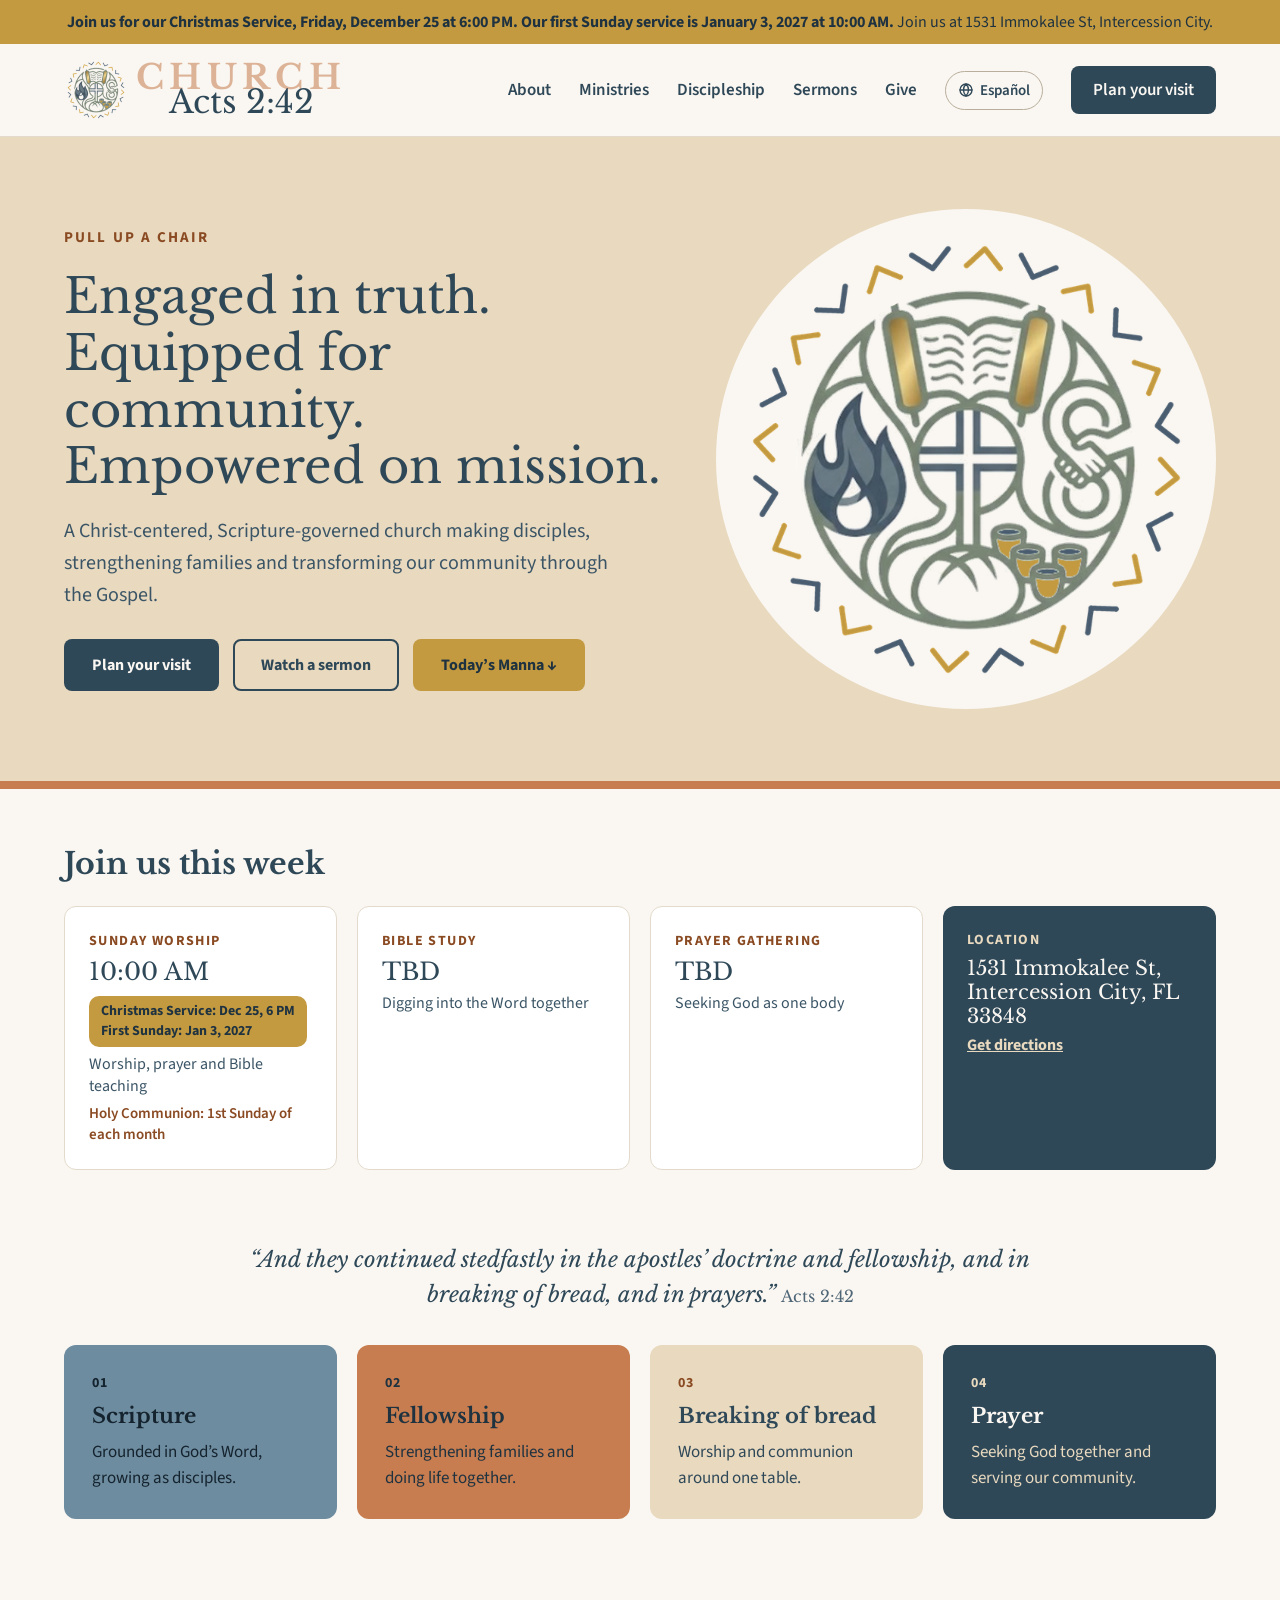
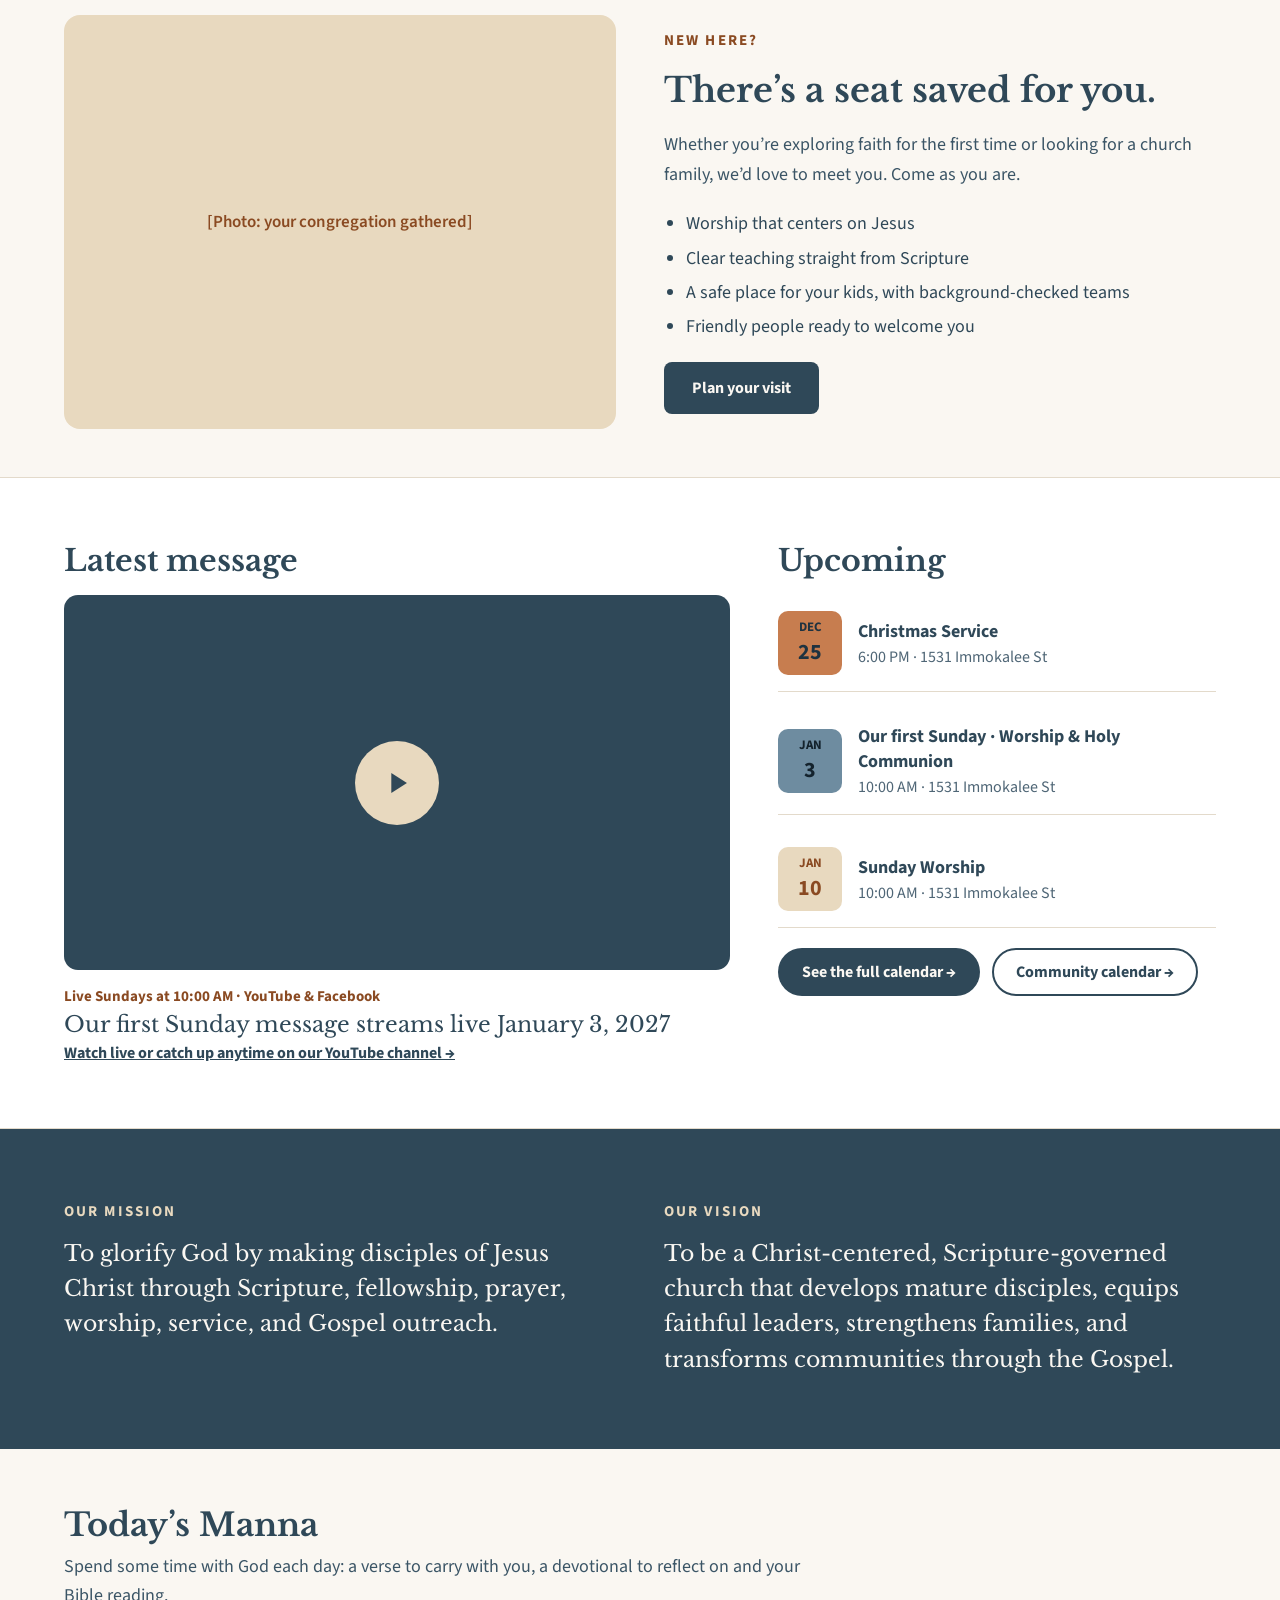
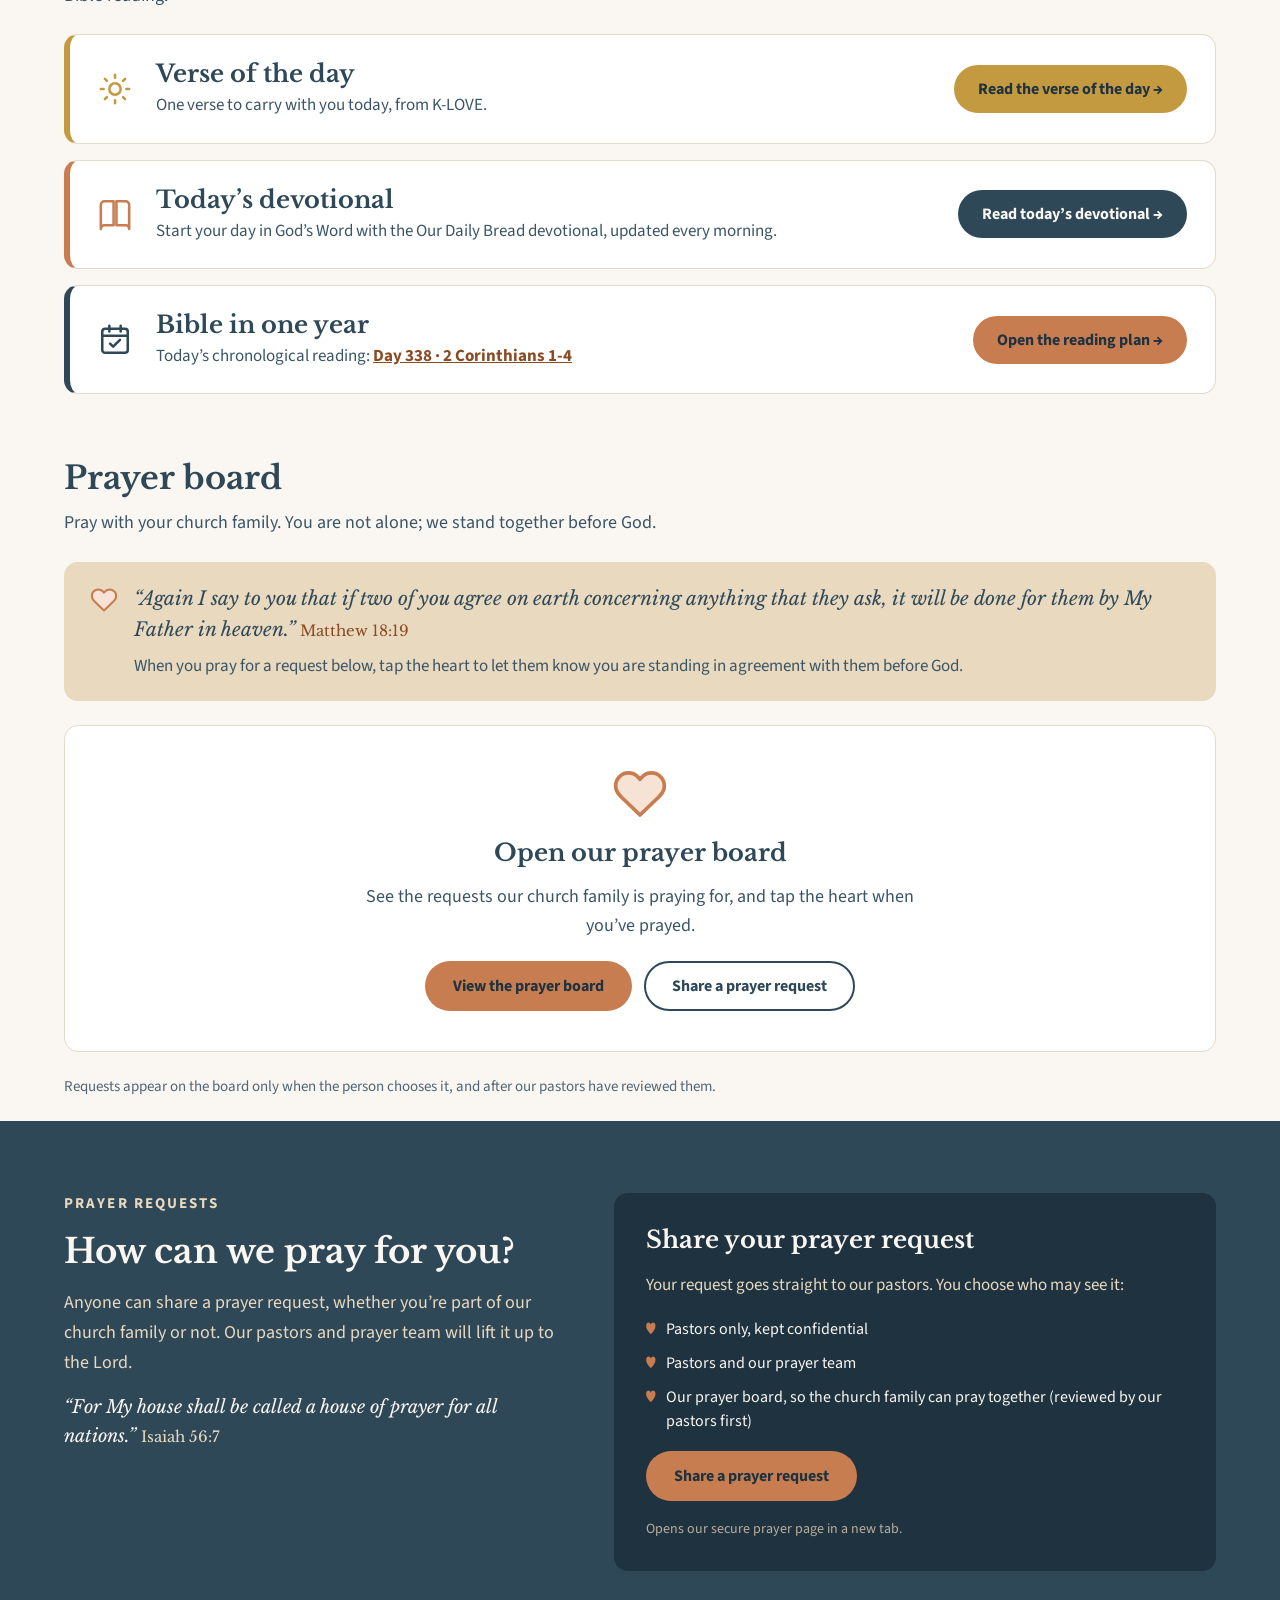
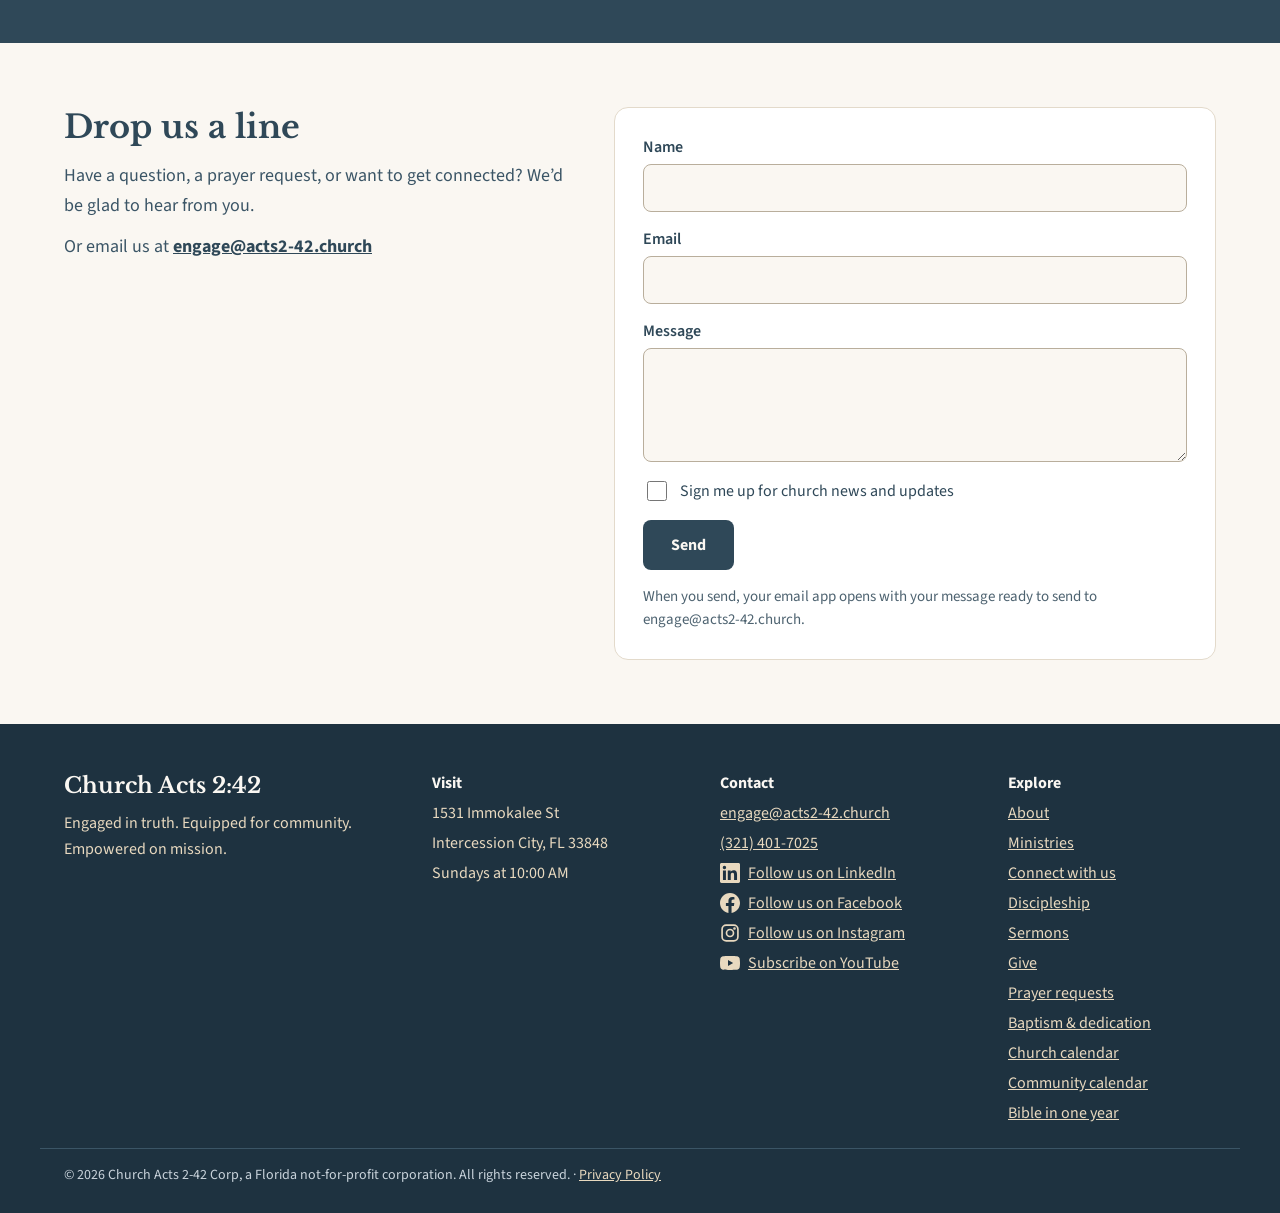
<file: index.html>
<!doctype html>
<html lang="en">
<head>
<meta charset="utf-8">
<title>Home | Church Acts 2:42</title>
<meta name="viewport" content="width=device-width, initial-scale=1">
<meta name="description" content="Church Acts 2:42 is a Christ-centered, Scripture-governed church in Intercession City, Florida. Join us Sundays at 10:00 AM at 1531 Immokalee St.">
<link rel="icon" type="image/png" href="assets/logo-icon.png">
<meta property="og:title" content="Church Acts 2:42">
<meta property="og:description" content="Church Acts 2:42 is a Christ-centered, Scripture-governed church in Intercession City, Florida. Join us Sundays at 10:00 AM at 1531 Immokalee St.">
<meta property="og:image" content="https://acts2-42.church/assets/logo.png">
<link rel="stylesheet" href="https://fonts.googleapis.com/css2?family=Libre+Baskerville:ital,wght@0,400;0,700;1,400&amp;family=Source+Sans+3:wght@400;600;700&amp;display=swap">
<style>
body{margin:0;background:#FAF7F2}
a{color:#2F4858}a:hover{color:#1E3240}
</style>
<link rel="stylesheet" href="assets/site.css">

</head>
<body>
<div style="width: 100%; background: #FAF7F2; font-family: 'Source Sans 3', sans-serif; color: #2F4858">

  <div role="note" style="background: #C49A40; color: #1E3240; text-align: center; font-size: 16px; line-height: 1.5; padding: 10px 24px"><strong>Join us for our Christmas Service, Friday, December&nbsp;25 at 6:00 PM. Our first Sunday service is January&nbsp;3, 2027 at 10:00 AM.</strong> Join us at 1531 Immokalee St, Intercession City.</div>
  <header style="background: #FAF7F2; border-bottom: 1px solid #E3DACB">
    <div style="max-width: 1200px; margin: 0 auto; padding: 14px 24px; display: flex; flex-wrap: wrap; align-items: center; justify-content: space-between; gap: 16px">
      <a href="index.html" aria-label="Church Acts 2:42 home" style="display: flex; align-items: center; gap: 12px; text-decoration: none">
        <img src="assets/logo-icon.png" alt="" style="width: 64px; height: 64px">
        <span style="position: relative; display: inline-flex; align-items: center; justify-content: center; height: 64px; min-width: 214px; margin-left: -6px; padding: 0 8px">
          <span aria-hidden="true" style="position: absolute; top: 2px; left: 0; right: 0; text-align: center; font-family: 'Libre Baskerville', serif; font-size: 34px; font-weight: 700; line-height: 1; letter-spacing: 0.16em; color: #C77D4F; opacity: 0.55; white-space: nowrap">CHURCH</span>
          <span style="position: relative; top: 12px; font-family: 'Libre Baskerville', serif; font-size: 32px; font-weight: 400; line-height: 1; color: #2F4858; white-space: nowrap">Acts 2:42</span>
        </span>
      </a>
      <nav aria-label="Main" style="display: flex; flex-wrap: wrap; align-items: center; gap: 8px 28px; font-size: 17px; font-weight: 600">
        <a href="about.html" style="text-decoration: none; padding: 10px 0">About</a>
        <a href="ministries.html" style="text-decoration: none; padding: 10px 0">Ministries</a>
        <a href="discipleship.html" style="text-decoration: none; padding: 10px 0">Discipleship</a>
        <a href="sermons.html" style="text-decoration: none; padding: 10px 0">Sermons</a>
        <a href="give.html" style="text-decoration: none; padding: 10px 0">Give</a>
        <a href="es.html" lang="es" hreflang="es" aria-label="Ver este sitio en español" style="display: inline-flex; align-items: center; gap: 6px; text-decoration: none; padding: 8px 12px; border: 1px solid #B9AE9C; border-radius: 999px; font-size: 15px"><svg aria-hidden="true" width="16" height="16" viewBox="0 0 24 24" fill="none" stroke="#2F4858" stroke-width="2" stroke-linecap="round"><circle cx="12" cy="12" r="9"></circle><path d="M3 12h18M12 3c2.5 2.7 3.8 5.7 3.8 9s-1.3 6.3-3.8 9c-2.5-2.7-3.8-5.7-3.8-9S9.5 5.7 12 3z"></path></svg>Español</a>
        <a href="visit.html" style="text-decoration: none; background: #2F4858; color: #FAF7F2; padding: 12px 22px; border-radius: 8px">Plan your visit</a>
      </nav>
    </div>
  </header>

  <section style="background: #E8D9BF">
    <div style="max-width: 1200px; margin: 0 auto; padding: 72px 24px; display: flex; flex-wrap: wrap; align-items: center; justify-content: space-between; gap: 48px">
      <div style="flex: 1 1 440px; display: flex; flex-direction: column; gap: 20px">
        <span style="font-size: 15px; font-weight: 700; letter-spacing: 0.14em; text-transform: uppercase; color: #8A4A22">Pull up a chair</span>
        <h1 style="margin: 0; font-family: 'Libre Baskerville', serif; font-weight: 400; font-size: 48px; line-height: 1.18; color: #2F4858">Engaged in truth. Equipped for community. Empowered on mission.</h1>
        <p style="margin: 0; font-size: 20px; line-height: 1.6; color: #3B5566; max-width: 560px">A Christ-centered, Scripture-governed church making disciples, strengthening families and transforming our community through the Gospel.</p>
        <div style="display: flex; flex-wrap: wrap; gap: 14px; margin-top: 8px">
          <a href="visit.html" style="text-decoration: none; background: #2F4858; color: #FAF7F2; font-weight: 700; padding: 15px 28px; border-radius: 8px">Plan your visit</a>
          <a href="sermons.html" style="text-decoration: none; border: 2px solid #2F4858; color: #2F4858; font-weight: 700; padding: 13px 26px; border-radius: 8px">Watch a sermon</a>
          <a href="#daily-word" style="text-decoration: none; background: #C49A40; color: #1E3240; font-weight: 700; padding: 15px 28px; border-radius: 8px">Today’s Manna ↓</a>
        </div>
      </div>
      <div style="flex: 0 1 500px; aspect-ratio: 1 / 1; max-width: 500px; border-radius: 50%; background: #FAF7F2; display: flex; align-items: center; justify-content: center">
        <img src="assets/logo.png" alt="Church Acts 2:42 emblem" style="width: 97%; height: auto; display: block">
      </div>
    </div>
  </section>
  <div style="height: 8px; background: #C77D4F"></div>

  <section style="max-width: 1200px; margin: 0 auto; padding: 56px 24px 24px">
    <h2 style="margin: 0 0 24px; font-family: 'Libre Baskerville', serif; font-size: 30px; font-weight: 700">Join us this week</h2>
    <div style="display: flex; flex-wrap: wrap; gap: 20px">
      <div style="flex: 1 1 240px; background: #FFFFFF; border: 1px solid #E3DACB; border-radius: 12px; padding: 24px; display: flex; flex-direction: column; gap: 6px">
        <span style="font-size: 14px; font-weight: 700; letter-spacing: 0.1em; text-transform: uppercase; color: #8A4A22">Sunday worship</span>
        <span style="font-family: 'Libre Baskerville', serif; font-size: 24px">10:00 AM</span>
        <span style="align-self: flex-start; margin-top: 4px; background: #C49A40; color: #1E3240; font-size: 14px; font-weight: 700; line-height: 1.4; padding: 6px 12px; border-radius: 10px">Christmas Service: Dec&nbsp;25, 6&nbsp;PM<br>First Sunday: Jan&nbsp;3, 2027</span>
        <span style="font-size: 16px; color: #3B5566">Worship, prayer and Bible teaching</span><span style="font-size: 15px; color: #8A4A22; font-weight: 600">Holy Communion: 1st Sunday of each month</span>
      </div>
      <div style="flex: 1 1 240px; background: #FFFFFF; border: 1px solid #E3DACB; border-radius: 12px; padding: 24px; display: flex; flex-direction: column; gap: 6px">
        <span style="font-size: 14px; font-weight: 700; letter-spacing: 0.1em; text-transform: uppercase; color: #8A4A22">Bible study</span>
        <span style="font-family: 'Libre Baskerville', serif; font-size: 24px">TBD</span>
        <span style="font-size: 16px; color: #3B5566">Digging into the Word together</span>
      </div>
      <div style="flex: 1 1 240px; background: #FFFFFF; border: 1px solid #E3DACB; border-radius: 12px; padding: 24px; display: flex; flex-direction: column; gap: 6px">
        <span style="font-size: 14px; font-weight: 700; letter-spacing: 0.1em; text-transform: uppercase; color: #8A4A22">Prayer gathering</span>
        <span style="font-family: 'Libre Baskerville', serif; font-size: 24px">TBD</span>
        <span style="font-size: 16px; color: #3B5566">Seeking God as one body</span>
      </div>
      <div style="flex: 1 1 240px; background: #2F4858; border-radius: 12px; padding: 24px; display: flex; flex-direction: column; gap: 6px">
        <span style="font-size: 14px; font-weight: 700; letter-spacing: 0.1em; text-transform: uppercase; color: #E8D9BF">Location</span>
        <span style="font-family: 'Libre Baskerville', serif; font-size: 20px; color: #FAF7F2">1531 Immokalee St, Intercession City, FL 33848</span>
        <a href="https://www.google.com/maps/search/?api=1&amp;query=1531+Immokalee+St,+Intercession+City,+FL+33848" style="font-size: 16px; font-weight: 700; color: #E8D9BF">Get directions</a>
      </div>
    </div>
  </section>

  <section style="max-width: 1200px; margin: 0 auto; padding: 48px 24px">
    <p style="margin: 0 auto 32px; max-width: 860px; font-family: 'Libre Baskerville', serif; font-style: italic; font-size: 22px; line-height: 1.6; text-align: center; color: #2F4858">“And they continued stedfastly in the apostles’ doctrine and fellowship, and in breaking of bread, and in prayers.” <span style="font-style: normal; font-size: 16px; color: #4F6676">Acts 2:42</span></p>
    <div style="display: flex; flex-wrap: wrap; gap: 20px">
      <div style="flex: 1 1 240px; background: #6E8CA0; border-radius: 12px; padding: 28px; display: flex; flex-direction: column; gap: 10px">
        <span style="font-size: 14px; font-weight: 700; color: #14232D; letter-spacing: 0.1em">01</span>
        <h3 style="margin: 0; font-family: 'Libre Baskerville', serif; font-size: 21px; color: #14232D">Scripture</h3>
        <p style="margin: 0; font-size: 17px; line-height: 1.55; color: #14232D">Grounded in God’s Word, growing as disciples.</p>
      </div>
      <div style="flex: 1 1 240px; background: #C77D4F; border-radius: 12px; padding: 28px; display: flex; flex-direction: column; gap: 10px">
        <span style="font-size: 14px; font-weight: 700; color: #1E3240; letter-spacing: 0.1em">02</span>
        <h3 style="margin: 0; font-family: 'Libre Baskerville', serif; font-size: 21px; color: #1E3240">Fellowship</h3>
        <p style="margin: 0; font-size: 17px; line-height: 1.55; color: #1E3240">Strengthening families and doing life together.</p>
      </div>
      <div style="flex: 1 1 240px; background: #E8D9BF; border-radius: 12px; padding: 28px; display: flex; flex-direction: column; gap: 10px">
        <span style="font-size: 14px; font-weight: 700; color: #8A4A22; letter-spacing: 0.1em">03</span>
        <h3 style="margin: 0; font-family: 'Libre Baskerville', serif; font-size: 21px; color: #2F4858">Breaking of bread</h3>
        <p style="margin: 0; font-size: 17px; line-height: 1.55; color: #2F4858">Worship and communion around one table.</p>
      </div>
      <div style="flex: 1 1 240px; background: #2F4858; border-radius: 12px; padding: 28px; display: flex; flex-direction: column; gap: 10px">
        <span style="font-size: 14px; font-weight: 700; color: #E8D9BF; letter-spacing: 0.1em">04</span>
        <h3 style="margin: 0; font-family: 'Libre Baskerville', serif; font-size: 21px; color: #FAF7F2">Prayer</h3>
        <p style="margin: 0; font-size: 17px; line-height: 1.55; color: #E8D9BF">Seeking God together and serving our community.</p>
      </div>
    </div>
  </section>

  <section style="max-width: 1200px; margin: 0 auto; padding: 48px 24px; display: flex; flex-wrap: wrap; align-items: center; gap: 48px">
    <div style="flex: 1 1 440px; aspect-ratio: 4 / 3; background: #E8D9BF; border-radius: 16px; display: flex; align-items: center; justify-content: center; color: #8A4A22; font-weight: 600; font-size: 17px">[Photo: your congregation gathered]</div>
    <div style="flex: 1 1 440px; display: flex; flex-direction: column; gap: 18px">
      <span style="font-size: 15px; font-weight: 700; letter-spacing: 0.14em; text-transform: uppercase; color: #8A4A22">New here?</span>
      <h2 style="margin: 0; font-family: 'Libre Baskerville', serif; font-size: 34px; line-height: 1.25">There’s a seat saved for you.</h2>
      <p style="margin: 0; font-size: 18px; line-height: 1.65; color: #3B5566">Whether you’re exploring faith for the first time or looking for a church family, we’d love to meet you. Come as you are.</p>
      <ul style="margin: 0; padding-left: 22px; font-size: 18px; line-height: 1.9; color: #2F4858">
        <li>Worship that centers on Jesus</li>
        <li>Clear teaching straight from Scripture</li>
        <li>A safe place for your kids, with background-checked teams</li>
        <li>Friendly people ready to welcome you</li>
      </ul>
      <div><a href="visit.html" style="display: inline-block; text-decoration: none; background: #2F4858; color: #FAF7F2; font-weight: 700; padding: 15px 28px; border-radius: 8px">Plan your visit</a></div>
    </div>
  </section>

  <section style="background: #FFFFFF; border-top: 1px solid #E3DACB; border-bottom: 1px solid #E3DACB">
    <div style="max-width: 1200px; margin: 0 auto; padding: 64px 24px; display: flex; flex-wrap: wrap; gap: 48px">
      <div style="flex: 3 1 520px; display: flex; flex-direction: column; gap: 16px">
        <h2 style="margin: 0; font-family: 'Libre Baskerville', serif; font-size: 30px">Latest message</h2>
        <a href="https://www.youtube.com/@Acts2-42.church" target="_blank" rel="noopener" aria-label="Open the Church Acts 2:42 YouTube channel" style="aspect-ratio: 16 / 9; background: #2F4858; border-radius: 14px; display: flex; align-items: center; justify-content: center; text-decoration: none">
          <span style="width: 84px; height: 84px; border-radius: 50%; background: #E8D9BF; display: flex; align-items: center; justify-content: center">
            <svg aria-hidden="true" width="34" height="34" viewBox="0 0 24 24" fill="#2F4858"><path d="M8 5v14l11-7z"></path></svg>
          </span>
        </a>
        <div style="display: flex; flex-direction: column; gap: 4px">
          <span style="font-size: 15px; font-weight: 700; color: #8A4A22">Live Sundays at 10:00 AM · YouTube &amp; Facebook</span>
          <span style="font-family: 'Libre Baskerville', serif; font-size: 22px">Our first Sunday message streams live January 3, 2027</span>
          <a href="https://www.youtube.com/@Acts2-42.church" target="_blank" rel="noopener" style="font-size: 16px; font-weight: 700; color: #2F4858">Watch live or catch up anytime on our YouTube channel →</a>
        </div>
      </div>
      <div style="flex: 2 1 340px; display: flex; flex-direction: column; gap: 16px">
        <h2 style="margin: 0; font-family: 'Libre Baskerville', serif; font-size: 30px">Upcoming</h2>
        <div style="display: flex; gap: 16px; align-items: center; padding: 16px 0; border-bottom: 1px solid #E3DACB">
          <div style="width: 64px; height: 64px; flex-shrink: 0; background: #C77D4F; border-radius: 10px; display: flex; flex-direction: column; align-items: center; justify-content: center; color: #1E3240"><span class="up-mon" style="font-size: 13px; font-weight: 700">DEC</span><span class="up-dd" style="font-size: 22px; font-weight: 700">6</span></div>
          <div style="display: flex; flex-direction: column; gap: 2px"><span class="up-name" style="font-size: 18px; font-weight: 700">Our first Sunday · Worship &amp; Holy Communion</span><span style="font-size: 16px; color: #4F6676">10:00 AM · 1531 Immokalee St</span></div>
        </div>
        <div style="display: flex; gap: 16px; align-items: center; padding: 16px 0; border-bottom: 1px solid #E3DACB">
          <div style="width: 64px; height: 64px; flex-shrink: 0; background: #6E8CA0; border-radius: 10px; display: flex; flex-direction: column; align-items: center; justify-content: center; color: #14232D"><span class="up-mon" style="font-size: 13px; font-weight: 700">DEC</span><span class="up-dd" style="font-size: 22px; font-weight: 700">13</span></div>
          <div style="display: flex; flex-direction: column; gap: 2px"><span class="up-name" style="font-size: 18px; font-weight: 700">Sunday Worship</span><span style="font-size: 16px; color: #4F6676">10:00 AM · 1531 Immokalee St</span></div>
        </div>
        <div style="display: flex; gap: 16px; align-items: center; padding: 16px 0; border-bottom: 1px solid #E3DACB">
          <div style="width: 64px; height: 64px; flex-shrink: 0; background: #E8D9BF; border-radius: 10px; display: flex; flex-direction: column; align-items: center; justify-content: center; color: #8A4A22"><span class="up-mon" style="font-size: 13px; font-weight: 700">DEC</span><span class="up-dd" style="font-size: 22px; font-weight: 700">20</span></div>
          <div style="display: flex; flex-direction: column; gap: 2px"><span class="up-name" style="font-size: 18px; font-weight: 700">Sunday Worship</span><span style="font-size: 16px; color: #4F6676">10:00 AM · 1531 Immokalee St</span></div>
        </div>
        <div style="display: flex; flex-wrap: wrap; gap: 12px; margin-top: 4px">
          <a href="https://church-acts-2-42-corp-546169.churchcenter.com/calendar" target="_blank" rel="noopener" style="text-decoration: none; font-weight: 700; background: #2F4858; color: #FAF7F2; padding: 13px 24px; border-radius: 999px">See the full calendar →</a>
          <a href="calendar.html" style="text-decoration: none; font-weight: 700; border: 2px solid #2F4858; color: #2F4858; padding: 11px 22px; border-radius: 999px">Community calendar →</a>
        </div>
      </div>
    </div>
  </section>

  <section style="background: #2F4858">
    <div style="max-width: 1200px; margin: 0 auto; padding: 72px 24px; display: flex; flex-wrap: wrap; gap: 48px">
      <div style="flex: 1 1 440px; display: flex; flex-direction: column; gap: 14px">
        <span style="font-size: 15px; font-weight: 700; letter-spacing: 0.14em; text-transform: uppercase; color: #E8D9BF">Our mission</span>
        <p style="margin: 0; font-family: 'Libre Baskerville', serif; font-size: 22px; line-height: 1.6; color: #FAF7F2">To glorify God by making disciples of Jesus Christ through Scripture, fellowship, prayer, worship, service, and Gospel outreach.</p>
      </div>
      <div style="flex: 1 1 440px; display: flex; flex-direction: column; gap: 14px">
        <span style="font-size: 15px; font-weight: 700; letter-spacing: 0.14em; text-transform: uppercase; color: #E8D9BF">Our vision</span>
        <p style="margin: 0; font-family: 'Libre Baskerville', serif; font-size: 22px; line-height: 1.6; color: #FAF7F2">To be a Christ-centered, Scripture-governed church that develops mature disciples, equips faithful leaders, strengthens families, and transforms communities through the Gospel.</p>
      </div>
    </div>
  </section>

  <section id="daily-word" aria-labelledby="daily-word-h" style="max-width: 1200px; margin: 0 auto; padding: 56px 24px 0; scroll-margin-top: 12px">
    <div style="display: flex; flex-direction: column; gap: 8px; margin-bottom: 24px">
      <h2 id="daily-word-h" style="margin: 0; font-family: 'Libre Baskerville', serif; font-size: 32px">Today’s Manna</h2>
      <p style="margin: 0; font-size: 18px; line-height: 1.6; color: #3B5566; max-width: 760px">Spend some time with God each day: a verse to carry with you, a devotional to reflect on and your Bible reading.</p>
    </div>
    <div style="margin-bottom: 16px; background: #FFFFFF; border: 1px solid #E3DACB; border-left: 6px solid #C49A40; border-radius: 14px; padding: 24px 28px; display: flex; flex-wrap: wrap; align-items: center; gap: 16px 24px">
      <svg aria-hidden="true" width="34" height="34" viewBox="0 0 24 24" fill="none" stroke="#C49A40" stroke-width="1.8" stroke-linecap="round" stroke-linejoin="round" style="flex-shrink: 0"><circle cx="12" cy="12" r="4"/><path d="M12 2v2M12 20v2M4.9 4.9l1.4 1.4M17.7 17.7l1.4 1.4M2 12h2M20 12h2M4.9 19.1l1.4-1.4M17.7 6.3l1.4-1.4"/></svg>
      <div style="flex: 1 1 320px; display: flex; flex-direction: column; gap: 4px"><h2 style="margin: 0; font-family: 'Libre Baskerville', serif; font-size: 24px; color: #2F4858">Verse of the day</h2><p style="margin: 0; font-size: 17px; line-height: 1.55; color: #3B5566">One verse to carry with you today, from K-LOVE.</p></div>
      <a href="https://www.klove.com/faith/votd" target="_blank" rel="noopener" style="text-decoration: none; font-weight: 700; background: #C49A40; color: #1E3240; padding: 13px 24px; border-radius: 999px; white-space: nowrap">Read the verse of the day →</a>
    </div>
    <div style="background: #FFFFFF; border: 1px solid #E3DACB; border-left: 6px solid #C77D4F; border-radius: 14px; padding: 24px 28px; display: flex; flex-wrap: wrap; align-items: center; gap: 16px 24px">
      <svg aria-hidden="true" width="34" height="34" viewBox="0 0 24 24" fill="none" stroke="#C77D4F" stroke-width="1.8" stroke-linecap="round" stroke-linejoin="round" style="flex-shrink: 0"><path d="M2 5.5A2.5 2.5 0 0 1 4.5 3H11v17H4.5A2.5 2.5 0 0 0 2 22.5z"/><path d="M22 5.5A2.5 2.5 0 0 0 19.5 3H13v17h6.5a2.5 2.5 0 0 1 2.5 2.5z"/></svg>
      <div style="flex: 1 1 320px; display: flex; flex-direction: column; gap: 4px"><h2 style="margin: 0; font-family: 'Libre Baskerville', serif; font-size: 24px; color: #2F4858">Today’s devotional</h2><p style="margin: 0; font-size: 17px; line-height: 1.55; color: #3B5566">Start your day in God’s Word with the Our Daily Bread devotional, updated every morning.</p></div>
      <a href="https://www.odbm.org/en/" target="_blank" rel="noopener" style="text-decoration: none; font-weight: 700; background: #2F4858; color: #FAF7F2; padding: 13px 24px; border-radius: 999px; white-space: nowrap">Read today’s devotional →</a>
    </div>
    <div style="margin-top: 16px; background: #FFFFFF; border: 1px solid #E3DACB; border-left: 6px solid #2F4858; border-radius: 14px; padding: 24px 28px; display: flex; flex-wrap: wrap; align-items: center; gap: 16px 24px">
      <svg aria-hidden="true" width="34" height="34" viewBox="0 0 24 24" fill="none" stroke="#2F4858" stroke-width="1.8" stroke-linecap="round" stroke-linejoin="round" style="flex-shrink: 0"><rect x="3" y="4" width="18" height="17" rx="2"/><path d="M3 9h18M8 2v4M16 2v4M8.5 14.5l2.2 2.2 4.8-4.8"/></svg>
      <div style="flex: 1 1 320px; display: flex; flex-direction: column; gap: 4px"><h2 style="margin: 0; font-family: 'Libre Baskerville', serif; font-size: 24px; color: #2F4858">Bible in one year</h2><p style="margin: 0; font-size: 17px; line-height: 1.55; color: #3B5566">Today’s chronological reading: <a href="bible-plan.html" id="home-bp-today" style="font-weight: 700; color: #8A4A22">see the plan</a></p></div>
      <a href="bible-plan.html" id="home-bp-link" style="text-decoration: none; font-weight: 700; background: #C77D4F; color: #1E3240; padding: 13px 24px; border-radius: 999px; white-space: nowrap">Open the reading plan →</a>
    </div>
  </section>

  <section id="prayer-board" style="max-width: 1200px; margin: 0 auto; padding: 64px 24px 24px; display: flex; flex-direction: column; gap: 24px">
    <div style="display: flex; flex-wrap: wrap; align-items: flex-end; justify-content: space-between; gap: 16px">
      <div style="display: flex; flex-direction: column; gap: 10px; max-width: 720px">
        <h2 style="margin: 0; font-family: 'Libre Baskerville', serif; font-size: 32px">Prayer board</h2>
        <p style="margin: 0; font-size: 18px; line-height: 1.65; color: #3B5566">Pray with your church family. You are not alone; we stand together before God.</p>
      </div>
    </div>
    <div style="background: #E8D9BF; border-radius: 14px; padding: 22px 26px; display: flex; gap: 16px; align-items: flex-start">
      <svg aria-hidden="true" width="28" height="28" viewBox="0 0 24 24" fill="#F6E3D6" stroke="#C77D4F" stroke-width="1.8" stroke-linejoin="round" style="flex-shrink: 0; margin-top: 2px"><path d="M20.8 4.6a5.5 5.5 0 0 0-7.8 0L12 5.7l-1-1.1a5.5 5.5 0 0 0-7.8 7.8l1 1.1L12 21l7.8-7.5 1-1.1a5.5 5.5 0 0 0 0-7.8z"/></svg>
      <div style="display: flex; flex-direction: column; gap: 8px"><p style="margin: 0; font-family: 'Libre Baskerville', serif; font-style: italic; font-size: 19px; line-height: 1.6; color: #2F4858">“Again I say to you that if two of you agree on earth concerning anything that they ask, it will be done for them by My Father in heaven.” <span style="font-style: normal; font-size: 15px; color: #8A4A22; white-space: nowrap">Matthew 18:19</span></p>
      <p style="margin: 0; font-size: 17px; line-height: 1.55; color: #3B5566">When you pray for a request below, tap the heart to let them know you are standing in agreement with them before God.</p></div>
    </div>
    <div id="live-board" data-feed="https://acts-prayer-path.base44.app/functions/publicBoard" data-app="https://acts-prayer-path.base44.app/" hidden style="display: grid; grid-template-columns: repeat(auto-fit, minmax(280px, 1fr)); gap: 20px"></div>
    <div id="board-fallback" style="background: #FFFFFF; border: 1px solid #E3DACB; border-radius: 14px; padding: 40px 32px; display: flex; flex-direction: column; align-items: center; text-align: center; gap: 16px">
      <svg aria-hidden="true" width="56" height="56" viewBox="0 0 24 24" fill="#F6E3D6" stroke="#C77D4F" stroke-width="1.6" stroke-linecap="round" stroke-linejoin="round"><path d="M20.8 4.6a5.5 5.5 0 0 0-7.8 0L12 5.7l-1-1.1a5.5 5.5 0 0 0-7.8 7.8l1 1.1L12 21l7.8-7.5 1-1.1a5.5 5.5 0 0 0 0-7.8z"/></svg>
      <h3 style="margin: 0; font-family: 'Libre Baskerville', serif; font-size: 24px; color: #2F4858">Open our prayer board</h3>
      <p style="margin: 0; max-width: 560px; font-size: 18px; line-height: 1.6; color: #3B5566">See the requests our church family is praying for, and tap the heart when you’ve prayed.</p>
      <div style="display: flex; flex-wrap: wrap; justify-content: center; gap: 12px; margin-top: 4px">
        <a href="https://acts-prayer-path.base44.app/" target="_blank" rel="noopener" style="text-decoration: none; font-weight: 700; background: #C77D4F; color: #1E3240; padding: 14px 28px; border-radius: 999px">View the prayer board</a>
        <a href="https://acts-prayer-path.base44.app/" target="_blank" rel="noopener" style="text-decoration: none; font-weight: 700; border: 2px solid #2F4858; color: #2F4858; padding: 12px 26px; border-radius: 999px">Share a prayer request</a>
      </div>
    </div>
    <div style="display: flex; flex-wrap: wrap; justify-content: space-between; gap: 12px; font-size: 15px; color: #4F6676"><span>Requests appear on the board only when the person chooses it, and after our pastors have reviewed them.</span></div>
  </section>

  <section id="prayer" style="background: #2F4858">
    <div style="max-width: 1200px; margin: 0 auto; padding: 72px 24px; display: flex; flex-wrap: wrap; gap: 48px; align-items: flex-start">
      <div style="flex: 1 1 380px; display: flex; flex-direction: column; gap: 16px">
        <span style="font-size: 15px; font-weight: 700; letter-spacing: 0.14em; text-transform: uppercase; color: #E8D9BF">Prayer requests</span>
        <h2 style="margin: 0; font-family: 'Libre Baskerville', serif; font-size: 34px; line-height: 1.25; color: #FAF7F2">How can we pray for you?</h2>
        <p style="margin: 0; font-size: 18px; line-height: 1.65; color: #E8D9BF">Anyone can share a prayer request, whether you’re part of our church family or not. Our pastors and prayer team will lift it up to the Lord.</p>
        <p style="margin: 0; font-family: 'Libre Baskerville', serif; font-style: italic; font-size: 18px; line-height: 1.6; color: #FAF7F2">“For My house shall be called a house of prayer for all nations.” <span style="font-style: normal; font-size: 15px; color: #E8D9BF">Isaiah 56:7</span></p>
      </div>
      <div style="flex: 1 1 480px; display: flex; flex-direction: column; gap: 18px; background: #1E3240; border-radius: 14px; padding: 32px; color: #FAF7F2">
        <h3 style="margin: 0; font-family: 'Libre Baskerville', serif; font-size: 24px; color: #FAF7F2">Share your prayer request</h3>
        <p style="margin: 0; font-size: 17px; line-height: 1.6; color: #E8D9BF">Your request goes straight to our pastors. You choose who may see it:</p>
        <ul style="margin: 0; padding: 0; list-style: none; display: flex; flex-direction: column; gap: 10px; font-size: 16px; line-height: 1.5"><li style="display: flex; gap: 10px; align-items: flex-start"><span aria-hidden="true" style="color: #C77D4F">♥</span><span>Pastors only, kept confidential</span></li><li style="display: flex; gap: 10px; align-items: flex-start"><span aria-hidden="true" style="color: #C77D4F">♥</span><span>Pastors and our prayer team</span></li><li style="display: flex; gap: 10px; align-items: flex-start"><span aria-hidden="true" style="color: #C77D4F">♥</span><span>Our prayer board, so the church family can pray together (reviewed by our pastors first)</span></li></ul>
        <a href="https://acts-prayer-path.base44.app/" target="_blank" rel="noopener" style="align-self: flex-start; text-decoration: none; font-weight: 700; background: #C77D4F; color: #1E3240; padding: 14px 28px; border-radius: 999px">Share a prayer request</a>
        <p style="margin: 0; font-size: 14px; color: #B9AE9C">Opens our secure prayer page in a new tab.</p>
      </div>
    </div>
  </section>

  <section id="contact" style="max-width: 1200px; margin: 0 auto; padding: 64px 24px; display: flex; flex-wrap: wrap; gap: 48px; align-items: flex-start">
    <div style="flex: 1 1 380px; display: flex; flex-direction: column; gap: 14px">
      <h2 style="margin: 0; font-family: 'Libre Baskerville', serif; font-size: 32px">Drop us a line</h2>
      <p style="margin: 0; font-size: 18px; line-height: 1.65; color: #3B5566">Have a question, a prayer request, or want to get connected? We’d be glad to hear from you.</p>
      <p style="margin: 0; font-size: 18px; color: #3B5566">Or email us at <a href="mailto:engage@acts2-42.church" style="font-weight: 700">engage@acts2-42.church</a></p>
    </div>
    <form data-subject="Message from the website" style="flex: 1 1 480px; display: flex; flex-direction: column; gap: 16px; background: #FFFFFF; border: 1px solid #E3DACB; border-radius: 14px; padding: 28px">
      <label style="display: flex; flex-direction: column; gap: 6px; font-weight: 600">Name<input type="text" style="font: inherit; font-weight: 400; padding: 12px 14px; border: 1px solid #B9AE9C; border-radius: 8px; background: #FAF7F2"></label>
      <label style="display: flex; flex-direction: column; gap: 6px; font-weight: 600">Email<input type="email" style="font: inherit; font-weight: 400; padding: 12px 14px; border: 1px solid #B9AE9C; border-radius: 8px; background: #FAF7F2"></label>
      <label style="display: flex; flex-direction: column; gap: 6px; font-weight: 600">Message<textarea rows="4" style="font: inherit; font-weight: 400; padding: 12px 14px; border: 1px solid #B9AE9C; border-radius: 8px; background: #FAF7F2"></textarea></label>
      <label style="display: flex; align-items: center; gap: 10px; font-size: 16px"><input type="checkbox" style="width: 20px; height: 20px">Sign me up for church news and updates</label>
      <button type="submit" style="align-self: flex-start; font: inherit; font-weight: 700; background: #2F4858; color: #FAF7F2; border: 0; padding: 14px 28px; border-radius: 8px; cursor: pointer">Send</button>
    </form>
  </section>

  <footer style="background: #1E3240; color: #E8D9BF">
    <div style="max-width: 1200px; margin: 0 auto; padding: 48px 24px 24px; display: flex; flex-wrap: wrap; gap: 40px; justify-content: space-between">
      <div style="flex: 1 1 280px; display: flex; flex-direction: column; gap: 12px">
        <span style="font-family: 'Libre Baskerville', serif; font-size: 22px; font-weight: 700; color: #FAF7F2">Church Acts 2:42</span>
        <span style="font-size: 16px; line-height: 1.6">Engaged in truth. Equipped for community. Empowered on mission.</span>
      </div>
      <div style="flex: 1 1 200px; display: flex; flex-direction: column; gap: 8px; font-size: 16px">
        <span style="font-weight: 700; color: #FAF7F2">Visit</span><span>1531 Immokalee St</span><span>Intercession City, FL 33848</span><span>Sundays at 10:00 AM</span>
      </div>
      <div style="flex: 1 1 200px; display: flex; flex-direction: column; gap: 8px; font-size: 16px">
        <span style="font-weight: 700; color: #FAF7F2">Contact</span><a href="mailto:engage@acts2-42.church" style="color: #E8D9BF">engage@acts2-42.church</a><a href="tel:+13214017025" style="color: #E8D9BF">(321) 401-7025</a><a href="https://www.linkedin.com/company/church-acts-2-42/" target="_blank" rel="noopener" style="display: inline-flex; align-items: center; gap: 8px; color: #E8D9BF"><svg aria-hidden="true" width="20" height="20" viewBox="0 0 24 24" fill="#E8D9BF"><path d="M20.45 20.45h-3.56v-5.57c0-1.33-.02-3.04-1.85-3.04-1.86 0-2.14 1.45-2.14 2.94v5.67H9.34V9h3.42v1.56h.05c.48-.9 1.64-1.85 3.37-1.85 3.6 0 4.27 2.37 4.27 5.46v6.28zM5.34 7.43a2.06 2.06 0 1 1 0-4.13 2.06 2.06 0 0 1 0 4.13zM7.12 20.45H3.56V9h3.56v11.45zM22.22 0H1.77C.79 0 0 .77 0 1.73v20.54C0 23.23.79 24 1.77 24h20.45c.98 0 1.78-.77 1.78-1.73V1.73C24 .77 23.2 0 22.22 0z"/></svg>Follow us on LinkedIn</a><a href="https://www.facebook.com/profile.php?id=61595333942653" target="_blank" rel="noopener" style="display: inline-flex; align-items: center; gap: 8px; color: #E8D9BF"><svg aria-hidden="true" width="20" height="20" viewBox="0 0 24 24" fill="#E8D9BF"><path d="M24 12.07C24 5.41 18.63 0 12 0S0 5.4 0 12.07C0 18.1 4.39 23.1 10.13 24v-8.44H7.08v-3.49h3.04V9.41c0-3.02 1.8-4.7 4.54-4.7 1.31 0 2.68.24 2.68.24v2.97h-1.5c-1.5 0-1.96.93-1.96 1.89v2.26h3.32l-.53 3.5h-2.8V24C19.62 23.1 24 18.1 24 12.07z"/></svg>Follow us on Facebook</a><a href="https://www.instagram.com/churchactz242/" target="_blank" rel="noopener" style="display: inline-flex; align-items: center; gap: 8px; color: #E8D9BF"><svg aria-hidden="true" width="20" height="20" viewBox="0 0 24 24" fill="none" stroke="#E8D9BF" stroke-width="2" stroke-linecap="round" stroke-linejoin="round"><rect x="2.5" y="2.5" width="19" height="19" rx="5"/><circle cx="12" cy="12" r="4.2"/><circle cx="17.4" cy="6.6" r="0.6" fill="#E8D9BF"/></svg>Follow us on Instagram</a><a href="https://www.youtube.com/@Acts2-42.church" target="_blank" rel="noopener" style="display: inline-flex; align-items: center; gap: 8px; color: #E8D9BF"><svg aria-hidden="true" width="20" height="20" viewBox="0 0 24 24" fill="#E8D9BF"><path d="M23.5 6.2a3 3 0 0 0-2.1-2.1C19.5 3.6 12 3.6 12 3.6s-7.5 0-9.4.5A3 3 0 0 0 .5 6.2 31 31 0 0 0 0 12a31 31 0 0 0 .5 5.8 3 3 0 0 0 2.1 2.1c1.9.5 9.4.5 9.4.5s7.5 0 9.4-.5a3 3 0 0 0 2.1-2.1A31 31 0 0 0 24 12a31 31 0 0 0-.5-5.8zM9.6 15.6V8.4l6.2 3.6-6.2 3.6z"/></svg>Subscribe on YouTube</a>
      </div>
      <nav aria-label="Footer" style="flex: 1 1 160px; display: flex; flex-direction: column; gap: 8px; font-size: 16px">
        <span style="font-weight: 700; color: #FAF7F2">Explore</span>
        <a href="about.html" style="color: #E8D9BF">About</a>
        <a href="ministries.html" style="color: #E8D9BF">Ministries</a>
        <a href="connect.html" style="color: #E8D9BF">Connect with us</a>
        <a href="discipleship.html" style="color: #E8D9BF">Discipleship</a>
        <a href="sermons.html" style="color: #E8D9BF">Sermons</a>
        <a href="give.html" style="color: #E8D9BF">Give</a>
        <a href="index.html#prayer" style="color: #E8D9BF">Prayer requests</a>
        <a href="baptism.html" style="color: #E8D9BF">Baptism &amp; dedication</a>
        <a href="https://church-acts-2-42-corp-546169.churchcenter.com/calendar" target="_blank" rel="noopener" style="color: #E8D9BF">Church calendar</a>
        <a href="calendar.html" style="color: #E8D9BF">Community calendar</a>
        <a href="bible-plan.html" style="color: #E8D9BF">Bible in one year</a>
      </nav>
    </div>
    <div style="max-width: 1200px; margin: 0 auto; padding: 16px 24px 28px; border-top: 1px solid #3B5566; font-size: 14px; color: #C9D3DB">© 2026 Church Acts 2-42 Corp, a Florida not-for-profit corporation. All rights reserved. · <a href="privacy.html" style="color: #E8D9BF">Privacy Policy</a></div>
  </footer>
</div>
<script src="assets/site.js"></script>
<script>(function(){var es=document.documentElement.lang==='es',M=es?['ENE','FEB','MAR','ABR','MAY','JUN','JUL','AGO','SEP','OCT','NOV','DIC']:['JAN','FEB','MAR','APR','MAY','JUN','JUL','AUG','SEP','OCT','NOV','DEC'];var t=new Date();t.setHours(0,0,0,0);var xmas=new Date(2026,11,25),first=new Date(2027,0,3),ev=[];if(t<=xmas)ev.push({d:xmas,n:es?'Culto de Navidad':'Christmas Service',h:es?'6:00 p. m.':'6:00 PM'});var s=t<first?first:new Date(t.getFullYear(),t.getMonth(),t.getDate()+(7-t.getDay())%7);var rows=document.querySelectorAll('.up-name');for(var k=0;ev.length<rows.length;k++){var x=new Date(s.getFullYear(),s.getMonth(),s.getDate()+k*7,12);var launch=x.getFullYear()===2027&&x.getMonth()===0&&x.getDate()===3,comm=x.getDate()<=7;ev.push({d:x,n:launch?(es?'Nuestro primer domingo · Culto y Santa Cena':'Our first Sunday · Worship &amp; Holy Communion'):comm?(es?'Culto dominical y Santa Cena':'Sunday Worship &amp; Holy Communion'):(es?'Culto dominical':'Sunday Worship'),h:es?'10:00 a. m.':'10:00 AM'});}for(var i=0;i<rows.length;i++){var e=ev[i],r=rows[i].closest('div').parentNode;r.querySelector('.up-mon').textContent=M[e.d.getMonth()];r.querySelector('.up-dd').textContent=e.d.getDate();rows[i].innerHTML=e.n;rows[i].nextElementSibling.textContent=e.h+' · 1531 Immokalee St';}})();</script>
<script src="assets/bible-plan.js"></script>
<script>(function(){var n=bibleDayFor(new Date()),a=document.getElementById('home-bp-today');if(a&&window.BIBLE_PLAN){a.textContent=(document.documentElement.lang==='es'?'Día ':'Day ')+n+' · '+BIBLE_PLAN[n-1][0];a.href='bible-plan.html#d'+n;}})();</script>
</body>
</html>
</file>
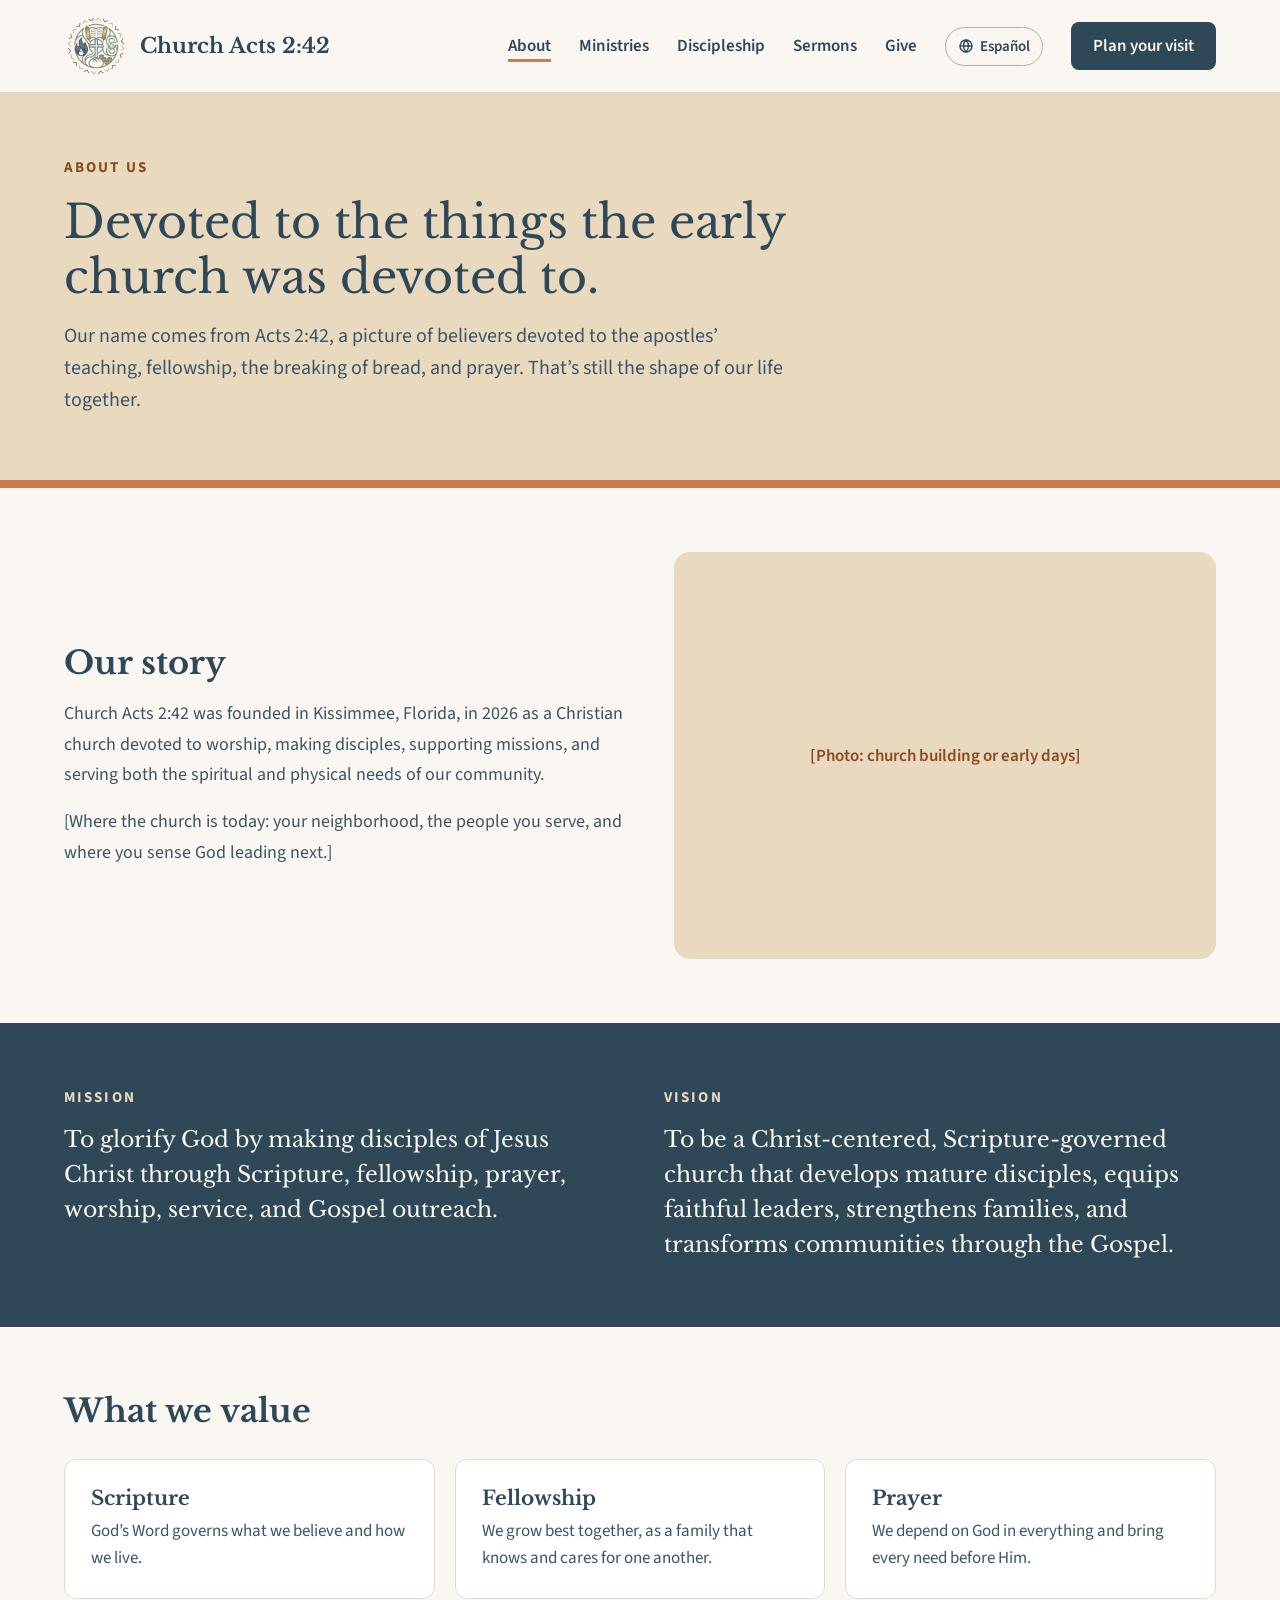
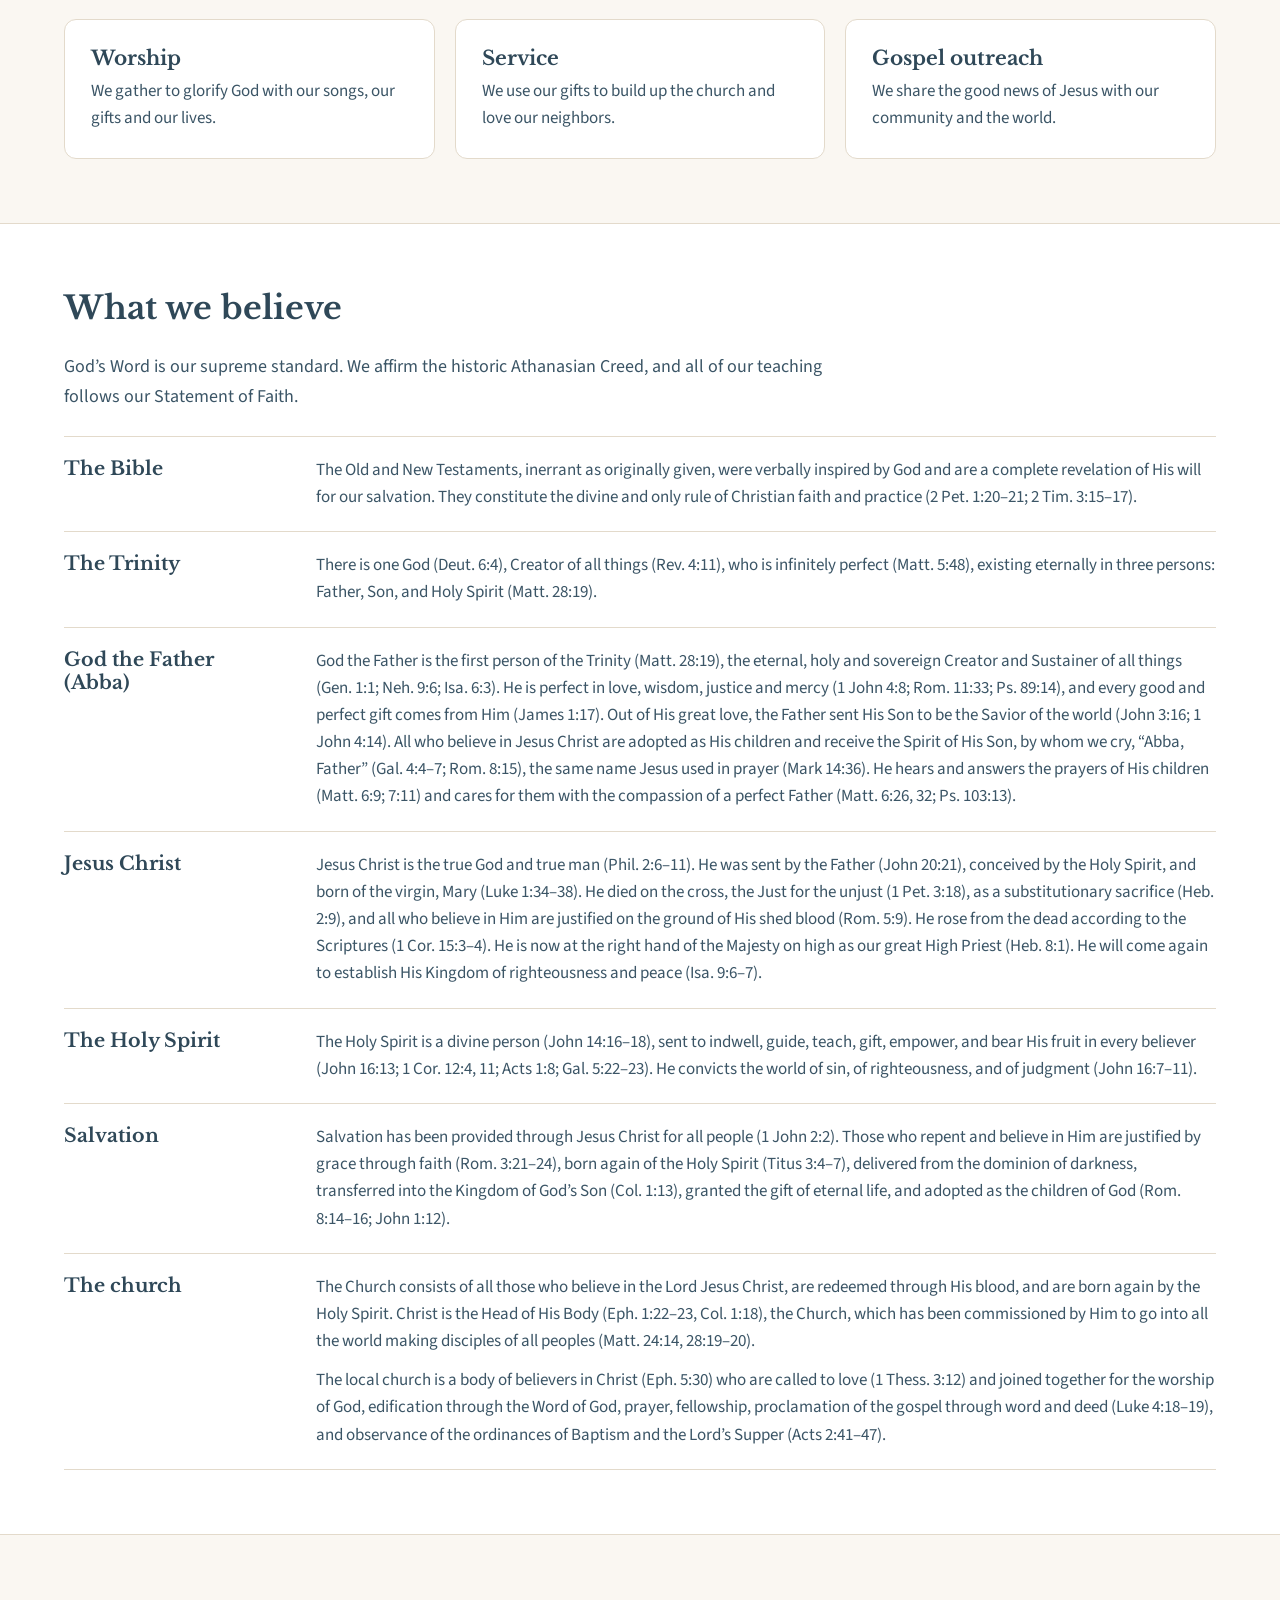
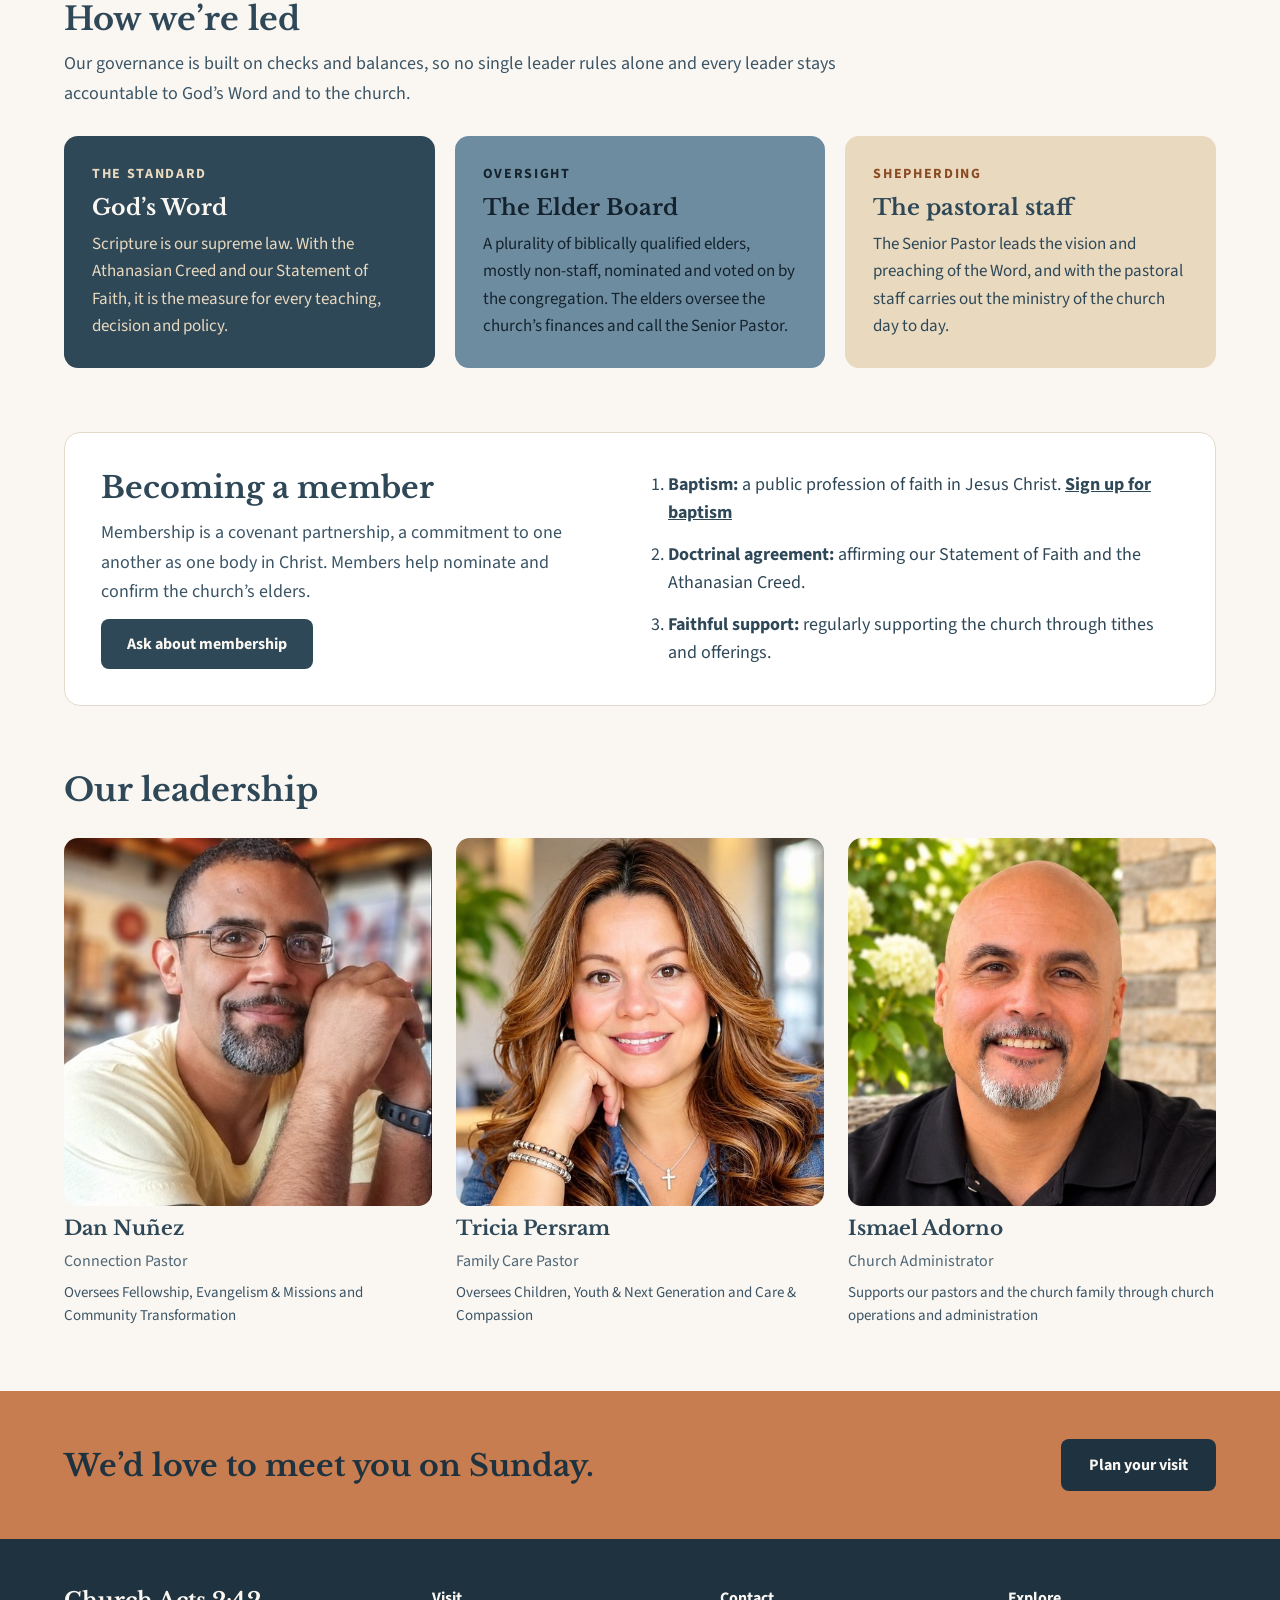
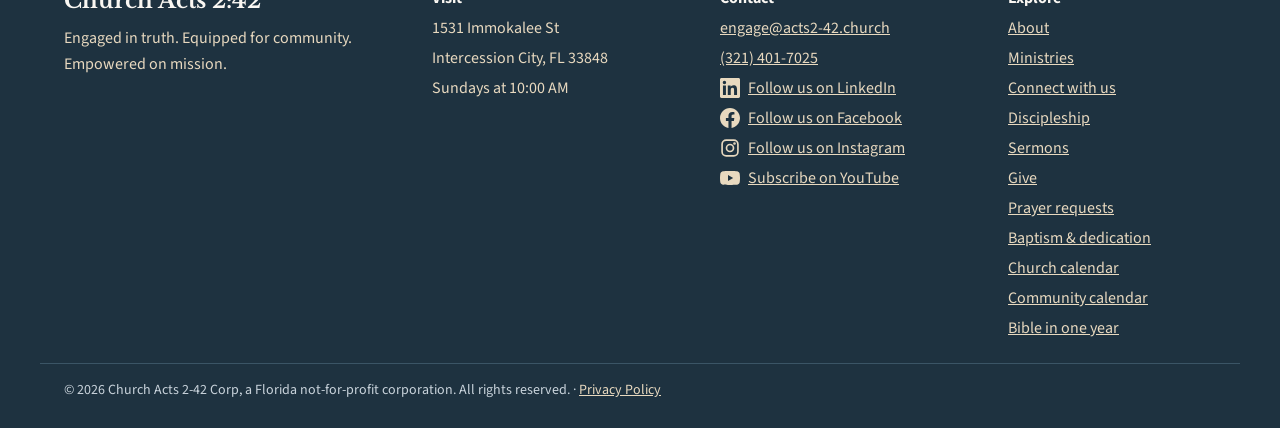
<file: about.html>
<!doctype html>
<html lang="en">
<head>
<meta charset="utf-8">
<title>About | Church Acts 2:42</title>
<meta name="viewport" content="width=device-width, initial-scale=1">
<meta name="description" content="Church Acts 2:42 is a Christ-centered, Scripture-governed church in Intercession City, Florida. Join us Sundays at 10:00 AM at 1531 Immokalee St.">
<link rel="icon" type="image/png" href="assets/logo-icon.png">
<meta property="og:title" content="Church Acts 2:42">
<meta property="og:description" content="Church Acts 2:42 is a Christ-centered, Scripture-governed church in Intercession City, Florida. Join us Sundays at 10:00 AM at 1531 Immokalee St.">
<meta property="og:image" content="https://acts2-42.church/assets/logo.png">
<link rel="stylesheet" href="https://fonts.googleapis.com/css2?family=Libre+Baskerville:ital,wght@0,400;0,700;1,400&amp;family=Source+Sans+3:wght@400;600;700&amp;display=swap">
<style>
body{margin:0;background:#FAF7F2}
a{color:#2F4858}a:hover{color:#1E3240}
</style>
<link rel="stylesheet" href="assets/site.css">

</head>
<body>
<div style="width: 100%; background: #FAF7F2; font-family: 'Source Sans 3', sans-serif; color: #2F4858">

  <header style="background: #FAF7F2; border-bottom: 1px solid #E3DACB">
    <div style="max-width: 1200px; margin: 0 auto; padding: 14px 24px; display: flex; flex-wrap: wrap; align-items: center; justify-content: space-between; gap: 16px">
      <a href="index.html" style="display: flex; align-items: center; gap: 12px; text-decoration: none">
        <img src="assets/logo-icon.png" alt="" style="width: 64px; height: 64px">
        <span style="font-family: 'Libre Baskerville', serif; font-size: 21px; font-weight: 700; color: #2F4858">Church Acts 2:42</span>
      </a>
      <nav aria-label="Main" style="display: flex; flex-wrap: wrap; align-items: center; gap: 8px 28px; font-size: 17px; font-weight: 600">
        <a href="about.html" aria-current="page" style="text-decoration: underline; text-decoration-color: #C77D4F; text-decoration-thickness: 3px; text-underline-offset: 8px; padding: 10px 0">About</a>
        <a href="ministries.html" style="text-decoration: none; padding: 10px 0">Ministries</a>
        <a href="discipleship.html" style="text-decoration: none; padding: 10px 0">Discipleship</a>
        <a href="sermons.html" style="text-decoration: none; padding: 10px 0">Sermons</a>
        <a href="give.html" style="text-decoration: none; padding: 10px 0">Give</a>
        <a href="es.html" lang="es" hreflang="es" aria-label="Ver este sitio en español" style="display: inline-flex; align-items: center; gap: 6px; text-decoration: none; padding: 8px 12px; border: 1px solid #B9AE9C; border-radius: 999px; font-size: 15px"><svg aria-hidden="true" width="16" height="16" viewBox="0 0 24 24" fill="none" stroke="#2F4858" stroke-width="2" stroke-linecap="round"><circle cx="12" cy="12" r="9"></circle><path d="M3 12h18M12 3c2.5 2.7 3.8 5.7 3.8 9s-1.3 6.3-3.8 9c-2.5-2.7-3.8-5.7-3.8-9S9.5 5.7 12 3z"></path></svg>Español</a>
        <a href="visit.html" style="text-decoration: none; background: #2F4858; color: #FAF7F2; padding: 12px 22px; border-radius: 8px">Plan your visit</a>
      </nav>
    </div>
  </header>

  <section style="background: #E8D9BF">
    <div style="max-width: 1200px; margin: 0 auto; padding: 64px 24px; display: flex; flex-direction: column; gap: 16px">
      <span style="font-size: 15px; font-weight: 700; letter-spacing: 0.14em; text-transform: uppercase; color: #8A4A22">About us</span>
      <h1 style="margin: 0; font-family: 'Libre Baskerville', serif; font-weight: 400; font-size: 46px; line-height: 1.2; max-width: 820px">Devoted to the things the early church was devoted to.</h1>
      <p style="margin: 0; font-size: 20px; line-height: 1.6; color: #3B5566; max-width: 720px">Our name comes from Acts 2:42, a picture of believers devoted to the apostles’ teaching, fellowship, the breaking of bread, and prayer. That’s still the shape of our life together.</p>
    </div>
  </section>
  <div style="height: 8px; background: #C77D4F"></div>

  <section style="max-width: 1200px; margin: 0 auto; padding: 64px 24px; display: flex; flex-wrap: wrap; gap: 48px; align-items: center">
    <div style="flex: 1 1 460px; display: flex; flex-direction: column; gap: 16px">
      <h2 style="margin: 0; font-family: 'Libre Baskerville', serif; font-size: 32px">Our story</h2>
      <p style="margin: 0; font-size: 18px; line-height: 1.7; color: #3B5566">Church Acts 2:42 was founded in Kissimmee, Florida, in 2026 as a Christian church devoted to worship, making disciples, supporting missions, and serving both the spiritual and physical needs of our community.</p>
      <p style="margin: 0; font-size: 18px; line-height: 1.7; color: #3B5566">[Where the church is today: your neighborhood, the people you serve, and where you sense God leading next.]</p>
    </div>
    <div style="flex: 1 1 440px; aspect-ratio: 4 / 3; background: #E8D9BF; border-radius: 16px; display: flex; align-items: center; justify-content: center; color: #8A4A22; font-weight: 600; font-size: 17px">[Photo: church building or early days]</div>
  </section>

  <section style="background: #2F4858">
    <div style="max-width: 1200px; margin: 0 auto; padding: 64px 24px; display: flex; flex-wrap: wrap; gap: 48px">
      <div style="flex: 1 1 440px; display: flex; flex-direction: column; gap: 14px">
        <span style="font-size: 15px; font-weight: 700; letter-spacing: 0.14em; text-transform: uppercase; color: #E8D9BF">Mission</span>
        <p style="margin: 0; font-family: 'Libre Baskerville', serif; font-size: 22px; line-height: 1.6; color: #FAF7F2">To glorify God by making disciples of Jesus Christ through Scripture, fellowship, prayer, worship, service, and Gospel outreach.</p>
      </div>
      <div style="flex: 1 1 440px; display: flex; flex-direction: column; gap: 14px">
        <span style="font-size: 15px; font-weight: 700; letter-spacing: 0.14em; text-transform: uppercase; color: #E8D9BF">Vision</span>
        <p style="margin: 0; font-family: 'Libre Baskerville', serif; font-size: 22px; line-height: 1.6; color: #FAF7F2">To be a Christ-centered, Scripture-governed church that develops mature disciples, equips faithful leaders, strengthens families, and transforms communities through the Gospel.</p>
      </div>
    </div>
  </section>

  <section style="max-width: 1200px; margin: 0 auto; padding: 64px 24px; display: flex; flex-direction: column; gap: 28px">
    <h2 style="margin: 0; font-family: 'Libre Baskerville', serif; font-size: 32px">What we value</h2>
    <div style="display: grid; grid-template-columns: repeat(auto-fit, minmax(300px, 1fr)); gap: 20px">
      <div style="background: #FFFFFF; border: 1px solid #E3DACB; border-radius: 12px; padding: 26px; display: flex; flex-direction: column; gap: 8px"><h3 style="margin: 0; font-family: 'Libre Baskerville', serif; font-size: 20px">Scripture</h3><p style="margin: 0; font-size: 17px; line-height: 1.6; color: #3B5566">God’s Word governs what we believe and how we live.</p></div>
      <div style="background: #FFFFFF; border: 1px solid #E3DACB; border-radius: 12px; padding: 26px; display: flex; flex-direction: column; gap: 8px"><h3 style="margin: 0; font-family: 'Libre Baskerville', serif; font-size: 20px">Fellowship</h3><p style="margin: 0; font-size: 17px; line-height: 1.6; color: #3B5566">We grow best together, as a family that knows and cares for one another.</p></div>
      <div style="background: #FFFFFF; border: 1px solid #E3DACB; border-radius: 12px; padding: 26px; display: flex; flex-direction: column; gap: 8px"><h3 style="margin: 0; font-family: 'Libre Baskerville', serif; font-size: 20px">Prayer</h3><p style="margin: 0; font-size: 17px; line-height: 1.6; color: #3B5566">We depend on God in everything and bring every need before Him.</p></div>
      <div style="background: #FFFFFF; border: 1px solid #E3DACB; border-radius: 12px; padding: 26px; display: flex; flex-direction: column; gap: 8px"><h3 style="margin: 0; font-family: 'Libre Baskerville', serif; font-size: 20px">Worship</h3><p style="margin: 0; font-size: 17px; line-height: 1.6; color: #3B5566">We gather to glorify God with our songs, our gifts and our lives.</p></div>
      <div style="background: #FFFFFF; border: 1px solid #E3DACB; border-radius: 12px; padding: 26px; display: flex; flex-direction: column; gap: 8px"><h3 style="margin: 0; font-family: 'Libre Baskerville', serif; font-size: 20px">Service</h3><p style="margin: 0; font-size: 17px; line-height: 1.6; color: #3B5566">We use our gifts to build up the church and love our neighbors.</p></div>
      <div style="background: #FFFFFF; border: 1px solid #E3DACB; border-radius: 12px; padding: 26px; display: flex; flex-direction: column; gap: 8px"><h3 style="margin: 0; font-family: 'Libre Baskerville', serif; font-size: 20px">Gospel outreach</h3><p style="margin: 0; font-size: 17px; line-height: 1.6; color: #3B5566">We share the good news of Jesus with our community and the world.</p></div>
    </div>
  </section>

  <section style="background: #FFFFFF; border-top: 1px solid #E3DACB; border-bottom: 1px solid #E3DACB">
    <div style="max-width: 1200px; margin: 0 auto; padding: 64px 24px; display: flex; flex-direction: column; gap: 24px">
      <h2 style="margin: 0; font-family: 'Libre Baskerville', serif; font-size: 32px">What we believe</h2>
      <p style="margin: 0; font-size: 18px; line-height: 1.65; color: #3B5566; max-width: 760px">God’s Word is our supreme standard. We affirm the historic Athanasian Creed, and all of our teaching follows our Statement of Faith.</p>
      <div style="display: flex; flex-direction: column">
        <div style="display: flex; flex-wrap: wrap; gap: 8px 32px; padding: 20px 0; border-top: 1px solid #E3DACB"><h3 style="margin: 0; flex: 0 0 220px; font-family: 'Libre Baskerville', serif; font-size: 19px">The Bible</h3><p style="margin: 0; flex: 1 1 400px; font-size: 17px; line-height: 1.6; color: #3B5566">The Old and New Testaments, inerrant as originally given, were verbally inspired by God and are a complete revelation of His will for our salvation. They constitute the divine and only rule of Christian faith and practice (2 Pet. 1:20–21; 2 Tim. 3:15–17).</p></div>
        <div style="display: flex; flex-wrap: wrap; gap: 8px 32px; padding: 20px 0; border-top: 1px solid #E3DACB"><h3 style="margin: 0; flex: 0 0 220px; font-family: 'Libre Baskerville', serif; font-size: 19px">The Trinity</h3><p style="margin: 0; flex: 1 1 400px; font-size: 17px; line-height: 1.6; color: #3B5566">There is one God (Deut. 6:4), Creator of all things (Rev. 4:11), who is infinitely perfect (Matt. 5:48), existing eternally in three persons: Father, Son, and Holy Spirit (Matt. 28:19).</p></div>
        <div style="display: flex; flex-wrap: wrap; gap: 8px 32px; padding: 20px 0; border-top: 1px solid #E3DACB"><h3 style="margin: 0; flex: 0 0 220px; font-family: 'Libre Baskerville', serif; font-size: 19px">God the Father (Abba)</h3><p style="margin: 0; flex: 1 1 400px; font-size: 17px; line-height: 1.6; color: #3B5566">God the Father is the first person of the Trinity (Matt. 28:19), the eternal, holy and sovereign Creator and Sustainer of all things (Gen. 1:1; Neh. 9:6; Isa. 6:3). He is perfect in love, wisdom, justice and mercy (1 John 4:8; Rom. 11:33; Ps. 89:14), and every good and perfect gift comes from Him (James 1:17). Out of His great love, the Father sent His Son to be the Savior of the world (John 3:16; 1 John 4:14). All who believe in Jesus Christ are adopted as His children and receive the Spirit of His Son, by whom we cry, “Abba, Father” (Gal. 4:4–7; Rom. 8:15), the same name Jesus used in prayer (Mark 14:36). He hears and answers the prayers of His children (Matt. 6:9; 7:11) and cares for them with the compassion of a perfect Father (Matt. 6:26, 32; Ps. 103:13).</p></div>
        <div style="display: flex; flex-wrap: wrap; gap: 8px 32px; padding: 20px 0; border-top: 1px solid #E3DACB"><h3 style="margin: 0; flex: 0 0 220px; font-family: 'Libre Baskerville', serif; font-size: 19px">Jesus Christ</h3><p style="margin: 0; flex: 1 1 400px; font-size: 17px; line-height: 1.6; color: #3B5566">Jesus Christ is the true God and true man (Phil. 2:6–11). He was sent by the Father (John 20:21), conceived by the Holy Spirit, and born of the virgin, Mary (Luke 1:34–38). He died on the cross, the Just for the unjust (1 Pet. 3:18), as a substitutionary sacrifice (Heb. 2:9), and all who believe in Him are justified on the ground of His shed blood (Rom. 5:9). He rose from the dead according to the Scriptures (1 Cor. 15:3–4). He is now at the right hand of the Majesty on high as our great High Priest (Heb. 8:1). He will come again to establish His Kingdom of righteousness and peace (Isa. 9:6–7).</p></div>
        <div style="display: flex; flex-wrap: wrap; gap: 8px 32px; padding: 20px 0; border-top: 1px solid #E3DACB"><h3 style="margin: 0; flex: 0 0 220px; font-family: 'Libre Baskerville', serif; font-size: 19px">The Holy Spirit</h3><p style="margin: 0; flex: 1 1 400px; font-size: 17px; line-height: 1.6; color: #3B5566">The Holy Spirit is a divine person (John 14:16–18), sent to indwell, guide, teach, gift, empower, and bear His fruit in every believer (John 16:13; 1 Cor. 12:4, 11; Acts 1:8; Gal. 5:22–23). He convicts the world of sin, of righteousness, and of judgment (John 16:7–11).</p></div>
        <div style="display: flex; flex-wrap: wrap; gap: 8px 32px; padding: 20px 0; border-top: 1px solid #E3DACB"><h3 style="margin: 0; flex: 0 0 220px; font-family: 'Libre Baskerville', serif; font-size: 19px">Salvation</h3><p style="margin: 0; flex: 1 1 400px; font-size: 17px; line-height: 1.6; color: #3B5566">Salvation has been provided through Jesus Christ for all people (1 John 2:2). Those who repent and believe in Him are justified by grace through faith (Rom. 3:21–24), born again of the Holy Spirit (Titus 3:4–7), delivered from the dominion of darkness, transferred into the Kingdom of God’s Son (Col. 1:13), granted the gift of eternal life, and adopted as the children of God (Rom. 8:14–16; John 1:12).</p></div>
        <div style="display: flex; flex-wrap: wrap; gap: 8px 32px; padding: 20px 0; border-top: 1px solid #E3DACB; border-bottom: 1px solid #E3DACB"><h3 style="margin: 0; flex: 0 0 220px; font-family: 'Libre Baskerville', serif; font-size: 19px">The church</h3><div style="flex: 1 1 400px; display: flex; flex-direction: column; gap: 12px"><p style="margin: 0; font-size: 17px; line-height: 1.6; color: #3B5566">The Church consists of all those who believe in the Lord Jesus Christ, are redeemed through His blood, and are born again by the Holy Spirit. Christ is the Head of His Body (Eph. 1:22–23, Col. 1:18), the Church, which has been commissioned by Him to go into all the world making disciples of all peoples (Matt. 24:14, 28:19–20).</p><p style="margin: 0; font-size: 17px; line-height: 1.6; color: #3B5566">The local church is a body of believers in Christ (Eph. 5:30) who are called to love (1 Thess. 3:12) and joined together for the worship of God, edification through the Word of God, prayer, fellowship, proclamation of the gospel through word and deed (Luke 4:18–19), and observance of the ordinances of Baptism and the Lord’s Supper (Acts 2:41–47).</p></div></div>
      </div>
    </div>
  </section>

  <section style="max-width: 1200px; margin: 0 auto; padding: 64px 24px 24px; display: flex; flex-direction: column; gap: 28px">
    <div style="display: flex; flex-direction: column; gap: 10px; max-width: 780px">
      <h2 style="margin: 0; font-family: 'Libre Baskerville', serif; font-size: 32px">How we’re led</h2>
      <p style="margin: 0; font-size: 18px; line-height: 1.65; color: #3B5566">Our governance is built on checks and balances, so no single leader rules alone and every leader stays accountable to God’s Word and to the church.</p>
    </div>
    <div style="display: grid; grid-template-columns: repeat(auto-fit, minmax(300px, 1fr)); gap: 20px">
      <div style="background: #2F4858; border-radius: 14px; padding: 28px; display: flex; flex-direction: column; gap: 10px">
        <span style="font-size: 14px; font-weight: 700; letter-spacing: 0.12em; text-transform: uppercase; color: #E8D9BF">The standard</span>
        <h3 style="margin: 0; font-family: 'Libre Baskerville', serif; font-size: 22px; color: #FAF7F2">God’s Word</h3>
        <p style="margin: 0; font-size: 17px; line-height: 1.6; color: #E8D9BF">Scripture is our supreme law. With the Athanasian Creed and our Statement of Faith, it is the measure for every teaching, decision and policy.</p>
      </div>
      <div style="background: #6E8CA0; border-radius: 14px; padding: 28px; display: flex; flex-direction: column; gap: 10px">
        <span style="font-size: 14px; font-weight: 700; letter-spacing: 0.12em; text-transform: uppercase; color: #14232D">Oversight</span>
        <h3 style="margin: 0; font-family: 'Libre Baskerville', serif; font-size: 22px; color: #14232D">The Elder Board</h3>
        <p style="margin: 0; font-size: 17px; line-height: 1.6; color: #14232D">A plurality of biblically qualified elders, mostly non-staff, nominated and voted on by the congregation. The elders oversee the church’s finances and call the Senior Pastor.</p>
      </div>
      <div style="background: #E8D9BF; border-radius: 14px; padding: 28px; display: flex; flex-direction: column; gap: 10px">
        <span style="font-size: 14px; font-weight: 700; letter-spacing: 0.12em; text-transform: uppercase; color: #8A4A22">Shepherding</span>
        <h3 style="margin: 0; font-family: 'Libre Baskerville', serif; font-size: 22px; color: #2F4858">The pastoral staff</h3>
        <p style="margin: 0; font-size: 17px; line-height: 1.6; color: #2F4858">The Senior Pastor leads the vision and preaching of the Word, and with the pastoral staff carries out the ministry of the church day to day.</p>
      </div>
    </div>
  </section>

  <section style="max-width: 1200px; margin: 0 auto; padding: 40px 24px 64px">
    <div style="background: #FFFFFF; border: 1px solid #E3DACB; border-radius: 16px; padding: 36px; display: flex; flex-wrap: wrap; gap: 32px 48px; align-items: center">
      <div style="flex: 1 1 340px; display: flex; flex-direction: column; gap: 12px">
        <h2 style="margin: 0; font-family: 'Libre Baskerville', serif; font-size: 30px">Becoming a member</h2>
        <p style="margin: 0; font-size: 18px; line-height: 1.65; color: #3B5566">Membership is a covenant partnership, a commitment to one another as one body in Christ. Members help nominate and confirm the church’s elders.</p>
        <div><a href="index.html" style="display: inline-block; text-decoration: none; background: #2F4858; color: #FAF7F2; font-weight: 700; padding: 14px 26px; border-radius: 8px">Ask about membership</a></div>
      </div>
      <ol style="flex: 1 1 380px; margin: 0; padding-left: 24px; display: flex; flex-direction: column; gap: 14px; font-size: 18px; line-height: 1.55">
        <li><strong>Baptism:</strong> a public profession of faith in Jesus Christ. <a href="baptism.html" style="font-weight: 700">Sign up for baptism</a></li>
        <li><strong>Doctrinal agreement:</strong> affirming our Statement of Faith and the Athanasian Creed.</li>
        <li><strong>Faithful support:</strong> regularly supporting the church through tithes and offerings.</li>
      </ol>
    </div>
  </section>

  <section style="max-width: 1200px; margin: 0 auto; padding: 0 24px 64px; display: flex; flex-direction: column; gap: 28px">
    <h2 style="margin: 0; font-family: 'Libre Baskerville', serif; font-size: 32px">Our leadership</h2>
    <div style="display: grid; grid-template-columns: repeat(auto-fit, minmax(260px, 1fr)); gap: 24px">
            <div style="display: flex; flex-direction: column; gap: 10px"><img src="assets/pastor-dan.jpg?v=3" alt="Pastor Dan Nuñez" width="600" height="600" loading="lazy" style="width: 100%; height: auto; aspect-ratio: 1 / 1; object-fit: cover; border-radius: 14px; display: block"><span style="font-family: 'Libre Baskerville', serif; font-size: 20px; font-weight: 700">Dan Nuñez</span><span style="font-size: 16px; color: #4F6676">Connection Pastor</span><span style="font-size: 15px; line-height: 1.5; color: #3B5566">Oversees Fellowship, Evangelism &amp; Missions and Community Transformation</span></div>
      <div style="display: flex; flex-direction: column; gap: 10px"><img src="assets/pastor-tricia.jpg?v=7" alt="Pastor Tricia Persram" width="600" height="600" loading="lazy" style="width: 100%; height: auto; aspect-ratio: 1 / 1; object-fit: cover; border-radius: 14px; display: block"><span style="font-family: 'Libre Baskerville', serif; font-size: 20px; font-weight: 700">Tricia Persram</span><span style="font-size: 16px; color: #4F6676">Family Care Pastor</span><span style="font-size: 15px; line-height: 1.5; color: #3B5566">Oversees Children, Youth &amp; Next Generation and Care &amp; Compassion</span></div>
      <div style="display: flex; flex-direction: column; gap: 10px"><img src="assets/admin-ismael.jpg?v=7" alt="Ismael Adorno, Church Administrator" width="600" height="600" loading="lazy" style="width: 100%; height: auto; aspect-ratio: 1 / 1; object-fit: cover; border-radius: 14px; display: block"><span style="font-family: 'Libre Baskerville', serif; font-size: 20px; font-weight: 700">Ismael Adorno</span><span style="font-size: 16px; color: #4F6676">Church Administrator</span><span style="font-size: 15px; line-height: 1.5; color: #3B5566">Supports our pastors and the church family through church operations and administration</span></div>
    </div>
  </section>

  <section style="background: #C77D4F">
    <div style="max-width: 1200px; margin: 0 auto; padding: 48px 24px; display: flex; flex-wrap: wrap; align-items: center; justify-content: space-between; gap: 24px">
      <h2 style="margin: 0; font-family: 'Libre Baskerville', serif; font-size: 30px; color: #1E3240">We’d love to meet you on Sunday.</h2>
      <a href="visit.html" style="text-decoration: none; background: #1E3240; color: #FAF7F2; font-weight: 700; padding: 15px 28px; border-radius: 8px">Plan your visit</a>
    </div>
  </section>

  <footer style="background: #1E3240; color: #E8D9BF">
    <div style="max-width: 1200px; margin: 0 auto; padding: 48px 24px 24px; display: flex; flex-wrap: wrap; gap: 40px; justify-content: space-between">
      <div style="flex: 1 1 280px; display: flex; flex-direction: column; gap: 12px">
        <span style="font-family: 'Libre Baskerville', serif; font-size: 22px; font-weight: 700; color: #FAF7F2">Church Acts 2:42</span>
        <span style="font-size: 16px; line-height: 1.6">Engaged in truth. Equipped for community. Empowered on mission.</span>
      </div>
      <div style="flex: 1 1 200px; display: flex; flex-direction: column; gap: 8px; font-size: 16px">
        <span style="font-weight: 700; color: #FAF7F2">Visit</span><span>1531 Immokalee St</span><span>Intercession City, FL 33848</span><span>Sundays at 10:00 AM</span>
      </div>
      <div style="flex: 1 1 200px; display: flex; flex-direction: column; gap: 8px; font-size: 16px">
        <span style="font-weight: 700; color: #FAF7F2">Contact</span><a href="mailto:engage@acts2-42.church" style="color: #E8D9BF">engage@acts2-42.church</a><a href="tel:+13214017025" style="color: #E8D9BF">(321) 401-7025</a><a href="https://www.linkedin.com/company/church-acts-2-42/" target="_blank" rel="noopener" style="display: inline-flex; align-items: center; gap: 8px; color: #E8D9BF"><svg aria-hidden="true" width="20" height="20" viewBox="0 0 24 24" fill="#E8D9BF"><path d="M20.45 20.45h-3.56v-5.57c0-1.33-.02-3.04-1.85-3.04-1.86 0-2.14 1.45-2.14 2.94v5.67H9.34V9h3.42v1.56h.05c.48-.9 1.64-1.85 3.37-1.85 3.6 0 4.27 2.37 4.27 5.46v6.28zM5.34 7.43a2.06 2.06 0 1 1 0-4.13 2.06 2.06 0 0 1 0 4.13zM7.12 20.45H3.56V9h3.56v11.45zM22.22 0H1.77C.79 0 0 .77 0 1.73v20.54C0 23.23.79 24 1.77 24h20.45c.98 0 1.78-.77 1.78-1.73V1.73C24 .77 23.2 0 22.22 0z"/></svg>Follow us on LinkedIn</a><a href="https://www.facebook.com/profile.php?id=61595333942653" target="_blank" rel="noopener" style="display: inline-flex; align-items: center; gap: 8px; color: #E8D9BF"><svg aria-hidden="true" width="20" height="20" viewBox="0 0 24 24" fill="#E8D9BF"><path d="M24 12.07C24 5.41 18.63 0 12 0S0 5.4 0 12.07C0 18.1 4.39 23.1 10.13 24v-8.44H7.08v-3.49h3.04V9.41c0-3.02 1.8-4.7 4.54-4.7 1.31 0 2.68.24 2.68.24v2.97h-1.5c-1.5 0-1.96.93-1.96 1.89v2.26h3.32l-.53 3.5h-2.8V24C19.62 23.1 24 18.1 24 12.07z"/></svg>Follow us on Facebook</a><a href="https://www.instagram.com/churchactz242/" target="_blank" rel="noopener" style="display: inline-flex; align-items: center; gap: 8px; color: #E8D9BF"><svg aria-hidden="true" width="20" height="20" viewBox="0 0 24 24" fill="none" stroke="#E8D9BF" stroke-width="2" stroke-linecap="round" stroke-linejoin="round"><rect x="2.5" y="2.5" width="19" height="19" rx="5"/><circle cx="12" cy="12" r="4.2"/><circle cx="17.4" cy="6.6" r="0.6" fill="#E8D9BF"/></svg>Follow us on Instagram</a><a href="https://www.youtube.com/@Acts2-42.church" target="_blank" rel="noopener" style="display: inline-flex; align-items: center; gap: 8px; color: #E8D9BF"><svg aria-hidden="true" width="20" height="20" viewBox="0 0 24 24" fill="#E8D9BF"><path d="M23.5 6.2a3 3 0 0 0-2.1-2.1C19.5 3.6 12 3.6 12 3.6s-7.5 0-9.4.5A3 3 0 0 0 .5 6.2 31 31 0 0 0 0 12a31 31 0 0 0 .5 5.8 3 3 0 0 0 2.1 2.1c1.9.5 9.4.5 9.4.5s7.5 0 9.4-.5a3 3 0 0 0 2.1-2.1A31 31 0 0 0 24 12a31 31 0 0 0-.5-5.8zM9.6 15.6V8.4l6.2 3.6-6.2 3.6z"/></svg>Subscribe on YouTube</a>
      </div>
      <nav aria-label="Footer" style="flex: 1 1 160px; display: flex; flex-direction: column; gap: 8px; font-size: 16px">
        <span style="font-weight: 700; color: #FAF7F2">Explore</span>
        <a href="about.html" style="color: #E8D9BF">About</a>
        <a href="ministries.html" style="color: #E8D9BF">Ministries</a>
        <a href="connect.html" style="color: #E8D9BF">Connect with us</a>
        <a href="discipleship.html" style="color: #E8D9BF">Discipleship</a>
        <a href="sermons.html" style="color: #E8D9BF">Sermons</a>
        <a href="give.html" style="color: #E8D9BF">Give</a>
        <a href="index.html#prayer" style="color: #E8D9BF">Prayer requests</a>
        <a href="baptism.html" style="color: #E8D9BF">Baptism &amp; dedication</a>
        <a href="https://church-acts-2-42-corp-546169.churchcenter.com/calendar" target="_blank" rel="noopener" style="color: #E8D9BF">Church calendar</a>
        <a href="calendar.html" style="color: #E8D9BF">Community calendar</a>
        <a href="bible-plan.html" style="color: #E8D9BF">Bible in one year</a>
      </nav>
    </div>
    <div style="max-width: 1200px; margin: 0 auto; padding: 16px 24px 28px; border-top: 1px solid #3B5566; font-size: 14px; color: #C9D3DB">© 2026 Church Acts 2-42 Corp, a Florida not-for-profit corporation. All rights reserved. · <a href="privacy.html" style="color: #E8D9BF">Privacy Policy</a></div>
  </footer>
</div>
<script src="assets/site.js"></script>
</body>
</html>
</file>
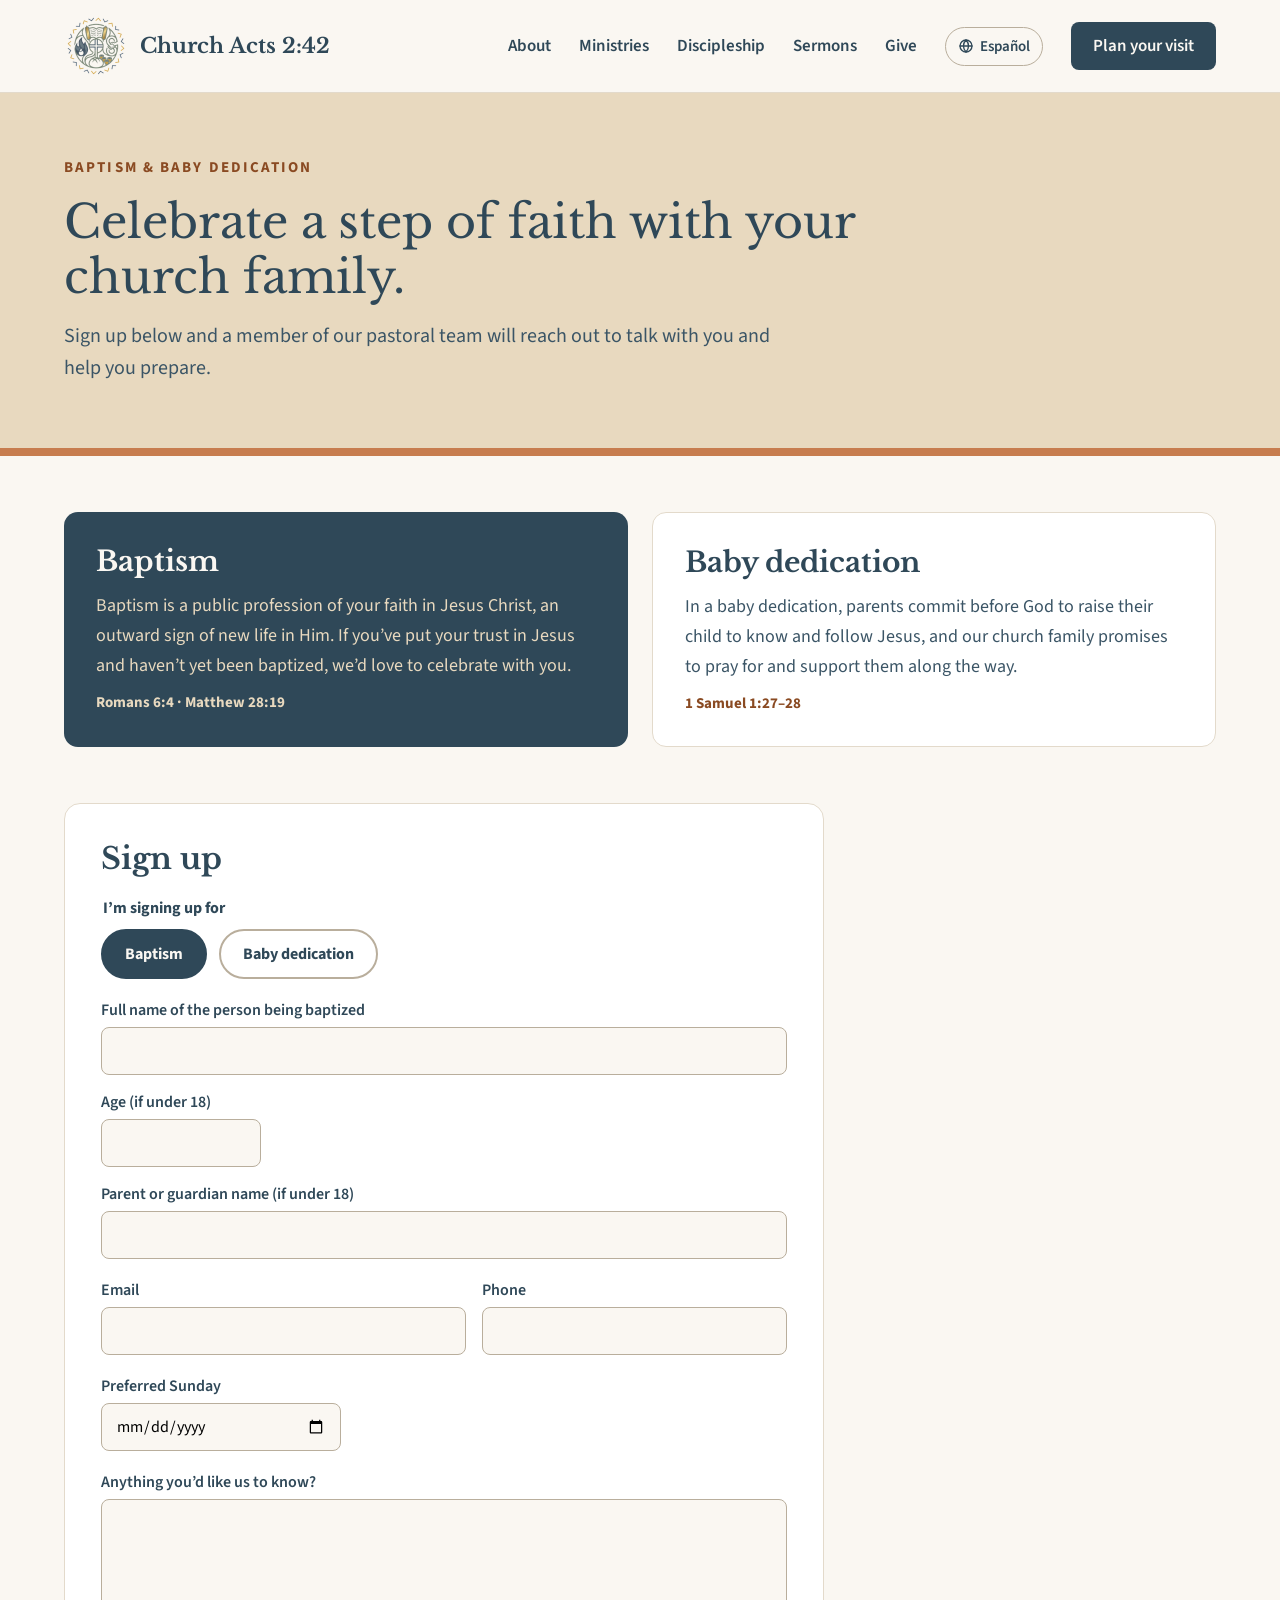
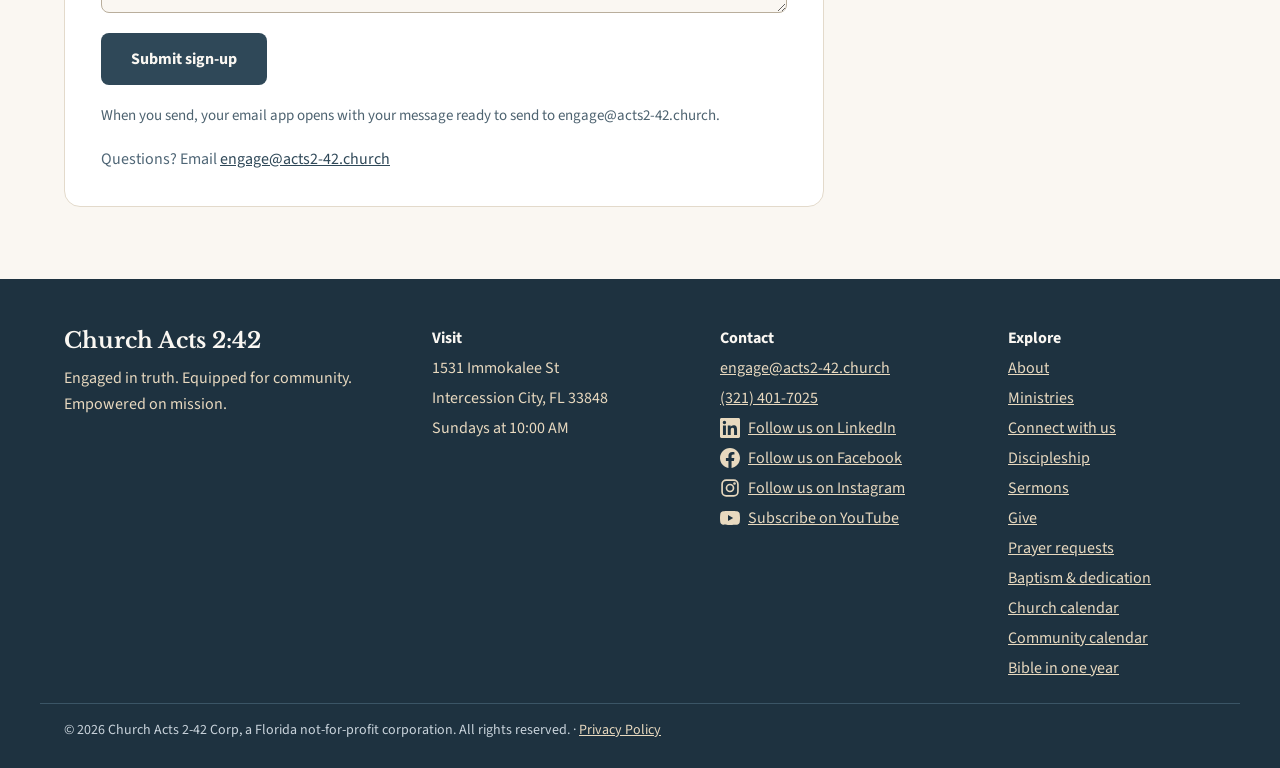
<file: baptism.html>
<!doctype html>
<html lang="en">
<head>
<meta charset="utf-8">
<title>Baptism & Baby Dedication | Church Acts 2:42</title>
<meta name="viewport" content="width=device-width, initial-scale=1">
<meta name="description" content="Church Acts 2:42 is a Christ-centered, Scripture-governed church in Intercession City, Florida. Join us Sundays at 10:00 AM at 1531 Immokalee St.">
<link rel="icon" type="image/png" href="assets/logo-icon.png">
<meta property="og:title" content="Church Acts 2:42">
<meta property="og:description" content="Church Acts 2:42 is a Christ-centered, Scripture-governed church in Intercession City, Florida. Join us Sundays at 10:00 AM at 1531 Immokalee St.">
<meta property="og:image" content="https://acts2-42.church/assets/logo.png">
<link rel="stylesheet" href="https://fonts.googleapis.com/css2?family=Libre+Baskerville:ital,wght@0,400;0,700;1,400&amp;family=Source+Sans+3:wght@400;600;700&amp;display=swap">
<style>
body{margin:0;background:#FAF7F2}
a{color:#2F4858}a:hover{color:#1E3240}
</style>
<link rel="stylesheet" href="assets/site.css">

</head>
<body>
<div style="width: 100%; background: #FAF7F2; font-family: 'Source Sans 3', sans-serif; color: #2F4858">

  <header style="background: #FAF7F2; border-bottom: 1px solid #E3DACB">
    <div style="max-width: 1200px; margin: 0 auto; padding: 14px 24px; display: flex; flex-wrap: wrap; align-items: center; justify-content: space-between; gap: 16px">
      <a href="index.html" style="display: flex; align-items: center; gap: 12px; text-decoration: none">
        <img src="assets/logo-icon.png" alt="" style="width: 64px; height: 64px">
        <span style="font-family: 'Libre Baskerville', serif; font-size: 21px; font-weight: 700; color: #2F4858">Church Acts 2:42</span>
      </a>
      <nav aria-label="Main" style="display: flex; flex-wrap: wrap; align-items: center; gap: 8px 28px; font-size: 17px; font-weight: 600">
        <a href="about.html" style="text-decoration: none; padding: 10px 0">About</a>
        <a href="ministries.html" style="text-decoration: none; padding: 10px 0">Ministries</a>
        <a href="discipleship.html" style="text-decoration: none; padding: 10px 0">Discipleship</a>
        <a href="sermons.html" style="text-decoration: none; padding: 10px 0">Sermons</a>
        <a href="give.html" style="text-decoration: none; padding: 10px 0">Give</a>
        <a href="es.html" lang="es" hreflang="es" aria-label="Ver este sitio en español" style="display: inline-flex; align-items: center; gap: 6px; text-decoration: none; padding: 8px 12px; border: 1px solid #B9AE9C; border-radius: 999px; font-size: 15px"><svg aria-hidden="true" width="16" height="16" viewBox="0 0 24 24" fill="none" stroke="#2F4858" stroke-width="2" stroke-linecap="round"><circle cx="12" cy="12" r="9"></circle><path d="M3 12h18M12 3c2.5 2.7 3.8 5.7 3.8 9s-1.3 6.3-3.8 9c-2.5-2.7-3.8-5.7-3.8-9S9.5 5.7 12 3z"></path></svg>Español</a>
        <a href="visit.html" style="text-decoration: none; background: #2F4858; color: #FAF7F2; padding: 12px 22px; border-radius: 8px">Plan your visit</a>
      </nav>
    </div>
  </header>

  <section style="background: #E8D9BF">
    <div style="max-width: 1200px; margin: 0 auto; padding: 64px 24px; display: flex; flex-direction: column; gap: 16px">
      <span style="font-size: 15px; font-weight: 700; letter-spacing: 0.14em; text-transform: uppercase; color: #8A4A22">Baptism &amp; baby dedication</span>
      <h1 style="margin: 0; font-family: 'Libre Baskerville', serif; font-weight: 400; font-size: 46px; line-height: 1.2; max-width: 860px">Celebrate a step of faith with your church family.</h1>
      <p style="margin: 0; font-size: 20px; line-height: 1.6; color: #3B5566; max-width: 720px">Sign up below and a member of our pastoral team will reach out to talk with you and help you prepare.</p>
    </div>
  </section>
  <div style="height: 8px; background: #C77D4F"></div>

  <section style="max-width: 1200px; margin: 0 auto; padding: 56px 24px 24px; display: grid; grid-template-columns: repeat(auto-fit, minmax(320px, 1fr)); gap: 24px">
    <div style="background: #2F4858; border-radius: 14px; padding: 32px; display: flex; flex-direction: column; gap: 12px">
      <h2 style="margin: 0; font-family: 'Libre Baskerville', serif; font-size: 28px; color: #FAF7F2">Baptism</h2>
      <p style="margin: 0; font-size: 18px; line-height: 1.65; color: #E8D9BF">Baptism is a public profession of your faith in Jesus Christ, an outward sign of new life in Him. If you’ve put your trust in Jesus and haven’t yet been baptized, we’d love to celebrate with you.</p>
      <span style="font-size: 15px; font-weight: 700; color: #E8D9BF">Romans 6:4 · Matthew 28:19</span>
    </div>
    <div style="background: #FFFFFF; border: 1px solid #E3DACB; border-radius: 14px; padding: 32px; display: flex; flex-direction: column; gap: 12px">
      <h2 style="margin: 0; font-family: 'Libre Baskerville', serif; font-size: 28px">Baby dedication</h2>
      <p style="margin: 0; font-size: 18px; line-height: 1.65; color: #3B5566">In a baby dedication, parents commit before God to raise their child to know and follow Jesus, and our church family promises to pray for and support them along the way.</p>
      <span style="font-size: 15px; font-weight: 700; color: #8A4A22">1 Samuel 1:27–28</span>
    </div>
  </section>

  <section style="max-width: 1200px; margin: 0 auto; padding: 32px 24px 72px">
    <form data-subject="Baptism / dedication sign-up" style="max-width: 760px; background: #FFFFFF; border: 1px solid #E3DACB; border-radius: 16px; padding: 36px; display: flex; flex-direction: column; gap: 20px">
      <h2 style="margin: 0; font-family: 'Libre Baskerville', serif; font-size: 30px">Sign up</h2>
      <fieldset style="border: 0; margin: 0; padding: 0; display: flex; flex-direction: column; gap: 10px">
        <legend style="font-weight: 700; margin-bottom: 10px">I’m signing up for</legend>
        <div style="display: flex; flex-wrap: wrap; gap: 12px">
          <button type="button" class="choice" data-choice="baptism" aria-pressed="true">Baptism</button>
          <button type="button" class="choice" data-choice="dedication" aria-pressed="false">Baby dedication</button>
        </div>
      </fieldset>

      <div data-group="baptism">
        <div style="display: flex; flex-direction: column; gap: 16px">
          <label style="display: flex; flex-direction: column; gap: 6px; font-weight: 600">Full name of the person being baptized<input type="text" style="font: inherit; font-weight: 400; padding: 12px 14px; border: 1px solid #B9AE9C; border-radius: 8px; background: #FAF7F2"></label>
          <label style="display: flex; flex-direction: column; gap: 6px; font-weight: 600">Age (if under 18)<input type="number" min="1" style="font: inherit; font-weight: 400; padding: 12px 14px; border: 1px solid #B9AE9C; border-radius: 8px; background: #FAF7F2; max-width: 160px"></label>
          <label style="display: flex; flex-direction: column; gap: 6px; font-weight: 600">Parent or guardian name (if under 18)<input type="text" style="font: inherit; font-weight: 400; padding: 12px 14px; border: 1px solid #B9AE9C; border-radius: 8px; background: #FAF7F2"></label>
        </div>
      </div>

      <div data-group="dedication" hidden>
        <div style="display: flex; flex-direction: column; gap: 16px">
          <label style="display: flex; flex-direction: column; gap: 6px; font-weight: 600">Child’s full name<input type="text" style="font: inherit; font-weight: 400; padding: 12px 14px; border: 1px solid #B9AE9C; border-radius: 8px; background: #FAF7F2"></label>
          <label style="display: flex; flex-direction: column; gap: 6px; font-weight: 600">Child’s date of birth<input type="date" style="font: inherit; font-weight: 400; padding: 11px 14px; border: 1px solid #B9AE9C; border-radius: 8px; background: #FAF7F2; max-width: 240px"></label>
          <label style="display: flex; flex-direction: column; gap: 6px; font-weight: 600">Parents’ names<input type="text" style="font: inherit; font-weight: 400; padding: 12px 14px; border: 1px solid #B9AE9C; border-radius: 8px; background: #FAF7F2"></label>
        </div>
      </div>

      <div style="display: flex; flex-wrap: wrap; gap: 16px">
        <label style="flex: 1 1 260px; display: flex; flex-direction: column; gap: 6px; font-weight: 600">Email<input type="email" style="font: inherit; font-weight: 400; padding: 12px 14px; border: 1px solid #B9AE9C; border-radius: 8px; background: #FAF7F2"></label>
        <label style="flex: 1 1 200px; display: flex; flex-direction: column; gap: 6px; font-weight: 600">Phone<input type="tel" style="font: inherit; font-weight: 400; padding: 12px 14px; border: 1px solid #B9AE9C; border-radius: 8px; background: #FAF7F2"></label>
      </div>
      <label style="display: flex; flex-direction: column; gap: 6px; font-weight: 600">Preferred Sunday<input type="date" style="font: inherit; font-weight: 400; padding: 11px 14px; border: 1px solid #B9AE9C; border-radius: 8px; background: #FAF7F2; max-width: 240px"></label>
      <label style="display: flex; flex-direction: column; gap: 6px; font-weight: 600">Anything you’d like us to know?<textarea rows="4" style="font: inherit; font-weight: 400; padding: 12px 14px; border: 1px solid #B9AE9C; border-radius: 8px; background: #FAF7F2"></textarea></label>
      <button type="submit" style="align-self: flex-start; font: inherit; font-weight: 700; background: #2F4858; color: #FAF7F2; border: 0; padding: 15px 30px; border-radius: 8px; cursor: pointer">Submit sign-up</button>
      <p style="margin: 0; font-size: 16px; color: #4F6676">Questions? Email <a href="mailto:engage@acts2-42.church?subject=Baptism%20and%20dedication">engage@acts2-42.church</a></p>
    </form>
  </section>

  <footer style="background: #1E3240; color: #E8D9BF">
    <div style="max-width: 1200px; margin: 0 auto; padding: 48px 24px 24px; display: flex; flex-wrap: wrap; gap: 40px; justify-content: space-between">
      <div style="flex: 1 1 280px; display: flex; flex-direction: column; gap: 12px">
        <span style="font-family: 'Libre Baskerville', serif; font-size: 22px; font-weight: 700; color: #FAF7F2">Church Acts 2:42</span>
        <span style="font-size: 16px; line-height: 1.6">Engaged in truth. Equipped for community. Empowered on mission.</span>
      </div>
      <div style="flex: 1 1 200px; display: flex; flex-direction: column; gap: 8px; font-size: 16px">
        <span style="font-weight: 700; color: #FAF7F2">Visit</span><span>1531 Immokalee St</span><span>Intercession City, FL 33848</span><span>Sundays at 10:00 AM</span>
      </div>
      <div style="flex: 1 1 200px; display: flex; flex-direction: column; gap: 8px; font-size: 16px">
        <span style="font-weight: 700; color: #FAF7F2">Contact</span><a href="mailto:engage@acts2-42.church" style="color: #E8D9BF">engage@acts2-42.church</a><a href="tel:+13214017025" style="color: #E8D9BF">(321) 401-7025</a><a href="https://www.linkedin.com/company/church-acts-2-42/" target="_blank" rel="noopener" style="display: inline-flex; align-items: center; gap: 8px; color: #E8D9BF"><svg aria-hidden="true" width="20" height="20" viewBox="0 0 24 24" fill="#E8D9BF"><path d="M20.45 20.45h-3.56v-5.57c0-1.33-.02-3.04-1.85-3.04-1.86 0-2.14 1.45-2.14 2.94v5.67H9.34V9h3.42v1.56h.05c.48-.9 1.64-1.85 3.37-1.85 3.6 0 4.27 2.37 4.27 5.46v6.28zM5.34 7.43a2.06 2.06 0 1 1 0-4.13 2.06 2.06 0 0 1 0 4.13zM7.12 20.45H3.56V9h3.56v11.45zM22.22 0H1.77C.79 0 0 .77 0 1.73v20.54C0 23.23.79 24 1.77 24h20.45c.98 0 1.78-.77 1.78-1.73V1.73C24 .77 23.2 0 22.22 0z"/></svg>Follow us on LinkedIn</a><a href="https://www.facebook.com/profile.php?id=61595333942653" target="_blank" rel="noopener" style="display: inline-flex; align-items: center; gap: 8px; color: #E8D9BF"><svg aria-hidden="true" width="20" height="20" viewBox="0 0 24 24" fill="#E8D9BF"><path d="M24 12.07C24 5.41 18.63 0 12 0S0 5.4 0 12.07C0 18.1 4.39 23.1 10.13 24v-8.44H7.08v-3.49h3.04V9.41c0-3.02 1.8-4.7 4.54-4.7 1.31 0 2.68.24 2.68.24v2.97h-1.5c-1.5 0-1.96.93-1.96 1.89v2.26h3.32l-.53 3.5h-2.8V24C19.62 23.1 24 18.1 24 12.07z"/></svg>Follow us on Facebook</a><a href="https://www.instagram.com/churchactz242/" target="_blank" rel="noopener" style="display: inline-flex; align-items: center; gap: 8px; color: #E8D9BF"><svg aria-hidden="true" width="20" height="20" viewBox="0 0 24 24" fill="none" stroke="#E8D9BF" stroke-width="2" stroke-linecap="round" stroke-linejoin="round"><rect x="2.5" y="2.5" width="19" height="19" rx="5"/><circle cx="12" cy="12" r="4.2"/><circle cx="17.4" cy="6.6" r="0.6" fill="#E8D9BF"/></svg>Follow us on Instagram</a><a href="https://www.youtube.com/@Acts2-42.church" target="_blank" rel="noopener" style="display: inline-flex; align-items: center; gap: 8px; color: #E8D9BF"><svg aria-hidden="true" width="20" height="20" viewBox="0 0 24 24" fill="#E8D9BF"><path d="M23.5 6.2a3 3 0 0 0-2.1-2.1C19.5 3.6 12 3.6 12 3.6s-7.5 0-9.4.5A3 3 0 0 0 .5 6.2 31 31 0 0 0 0 12a31 31 0 0 0 .5 5.8 3 3 0 0 0 2.1 2.1c1.9.5 9.4.5 9.4.5s7.5 0 9.4-.5a3 3 0 0 0 2.1-2.1A31 31 0 0 0 24 12a31 31 0 0 0-.5-5.8zM9.6 15.6V8.4l6.2 3.6-6.2 3.6z"/></svg>Subscribe on YouTube</a>
      </div>
      <nav aria-label="Footer" style="flex: 1 1 160px; display: flex; flex-direction: column; gap: 8px; font-size: 16px">
        <span style="font-weight: 700; color: #FAF7F2">Explore</span>
        <a href="about.html" style="color: #E8D9BF">About</a>
        <a href="ministries.html" style="color: #E8D9BF">Ministries</a>
        <a href="connect.html" style="color: #E8D9BF">Connect with us</a>
        <a href="discipleship.html" style="color: #E8D9BF">Discipleship</a>
        <a href="sermons.html" style="color: #E8D9BF">Sermons</a>
        <a href="give.html" style="color: #E8D9BF">Give</a>
        <a href="index.html#prayer" style="color: #E8D9BF">Prayer requests</a>
        <a href="baptism.html" style="color: #E8D9BF">Baptism &amp; dedication</a>
        <a href="https://church-acts-2-42-corp-546169.churchcenter.com/calendar" target="_blank" rel="noopener" style="color: #E8D9BF">Church calendar</a>
        <a href="calendar.html" style="color: #E8D9BF">Community calendar</a>
        <a href="bible-plan.html" style="color: #E8D9BF">Bible in one year</a>
      </nav>
    </div>
    <div style="max-width: 1200px; margin: 0 auto; padding: 16px 24px 28px; border-top: 1px solid #3B5566; font-size: 14px; color: #C9D3DB">© 2026 Church Acts 2-42 Corp, a Florida not-for-profit corporation. All rights reserved. · <a href="privacy.html" style="color: #E8D9BF">Privacy Policy</a></div>
  </footer>
</div>
<script src="assets/site.js"></script>
</body>
</html>
</file>
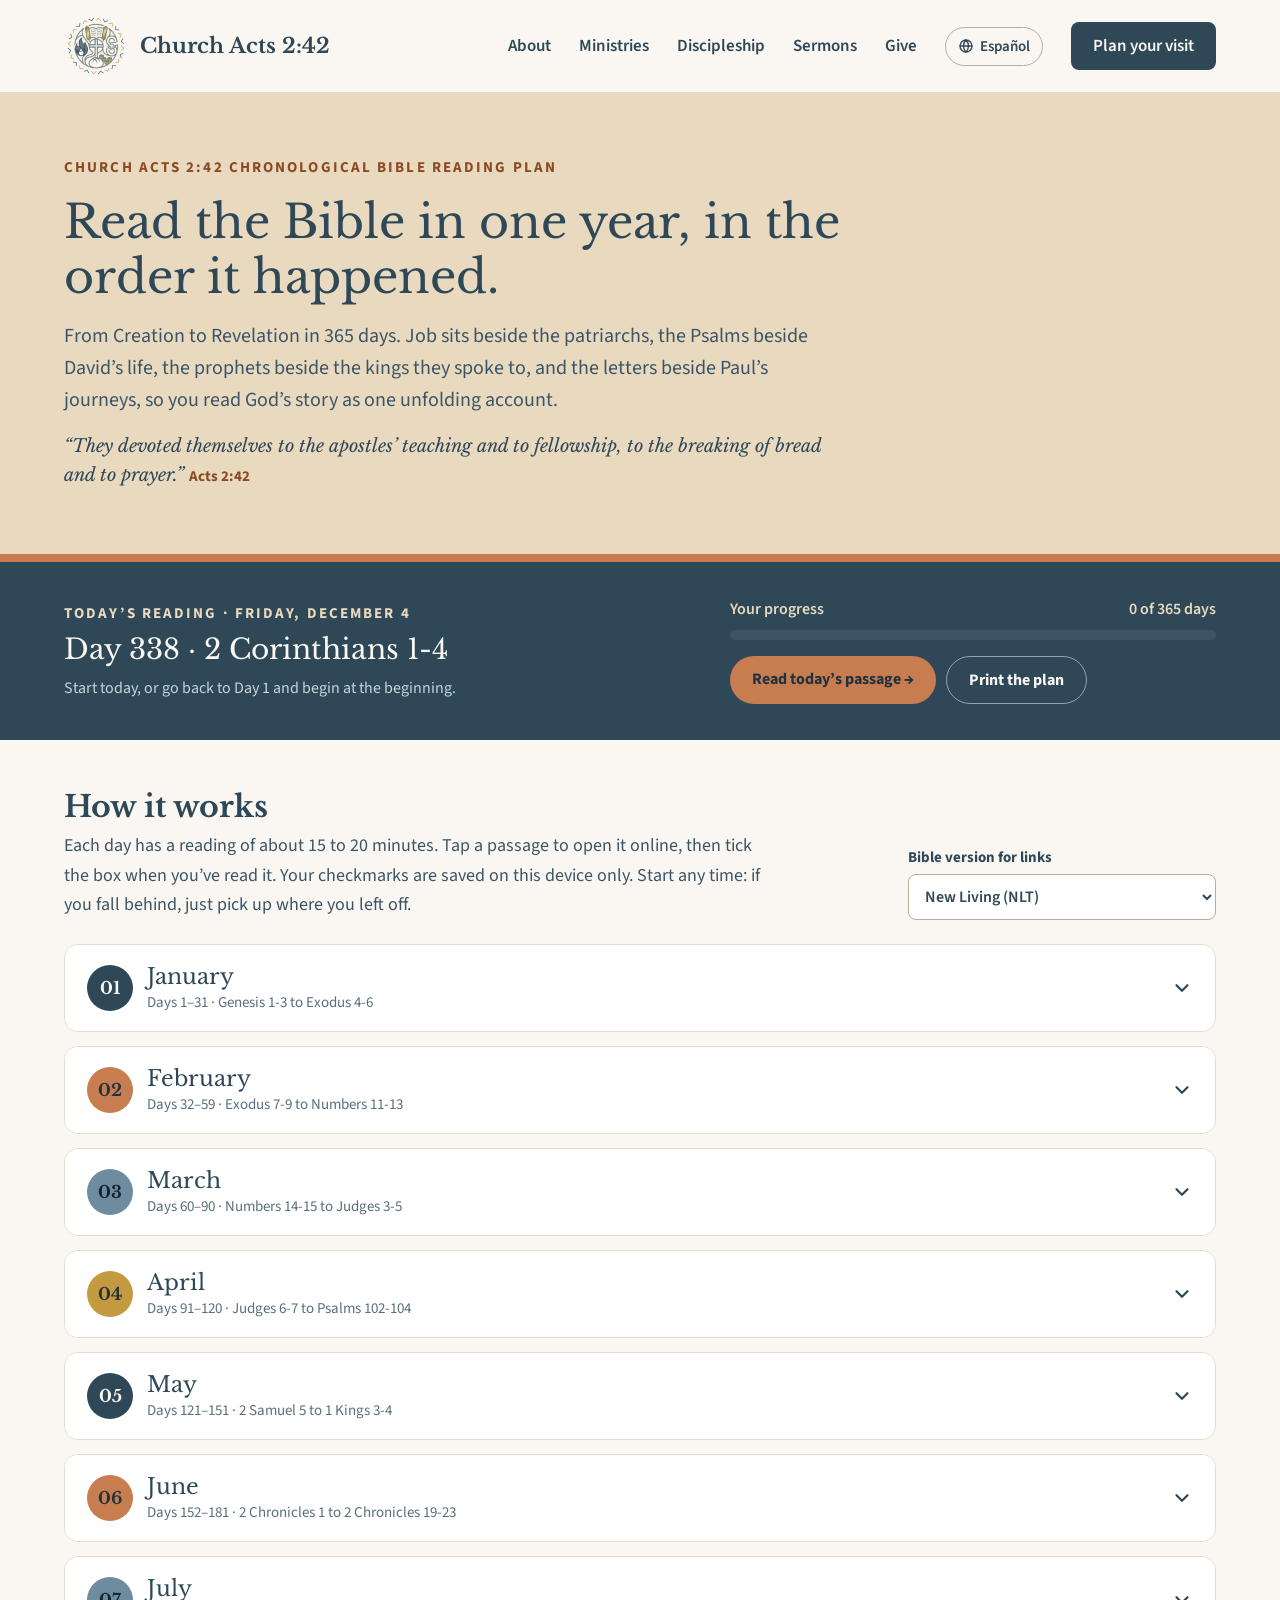
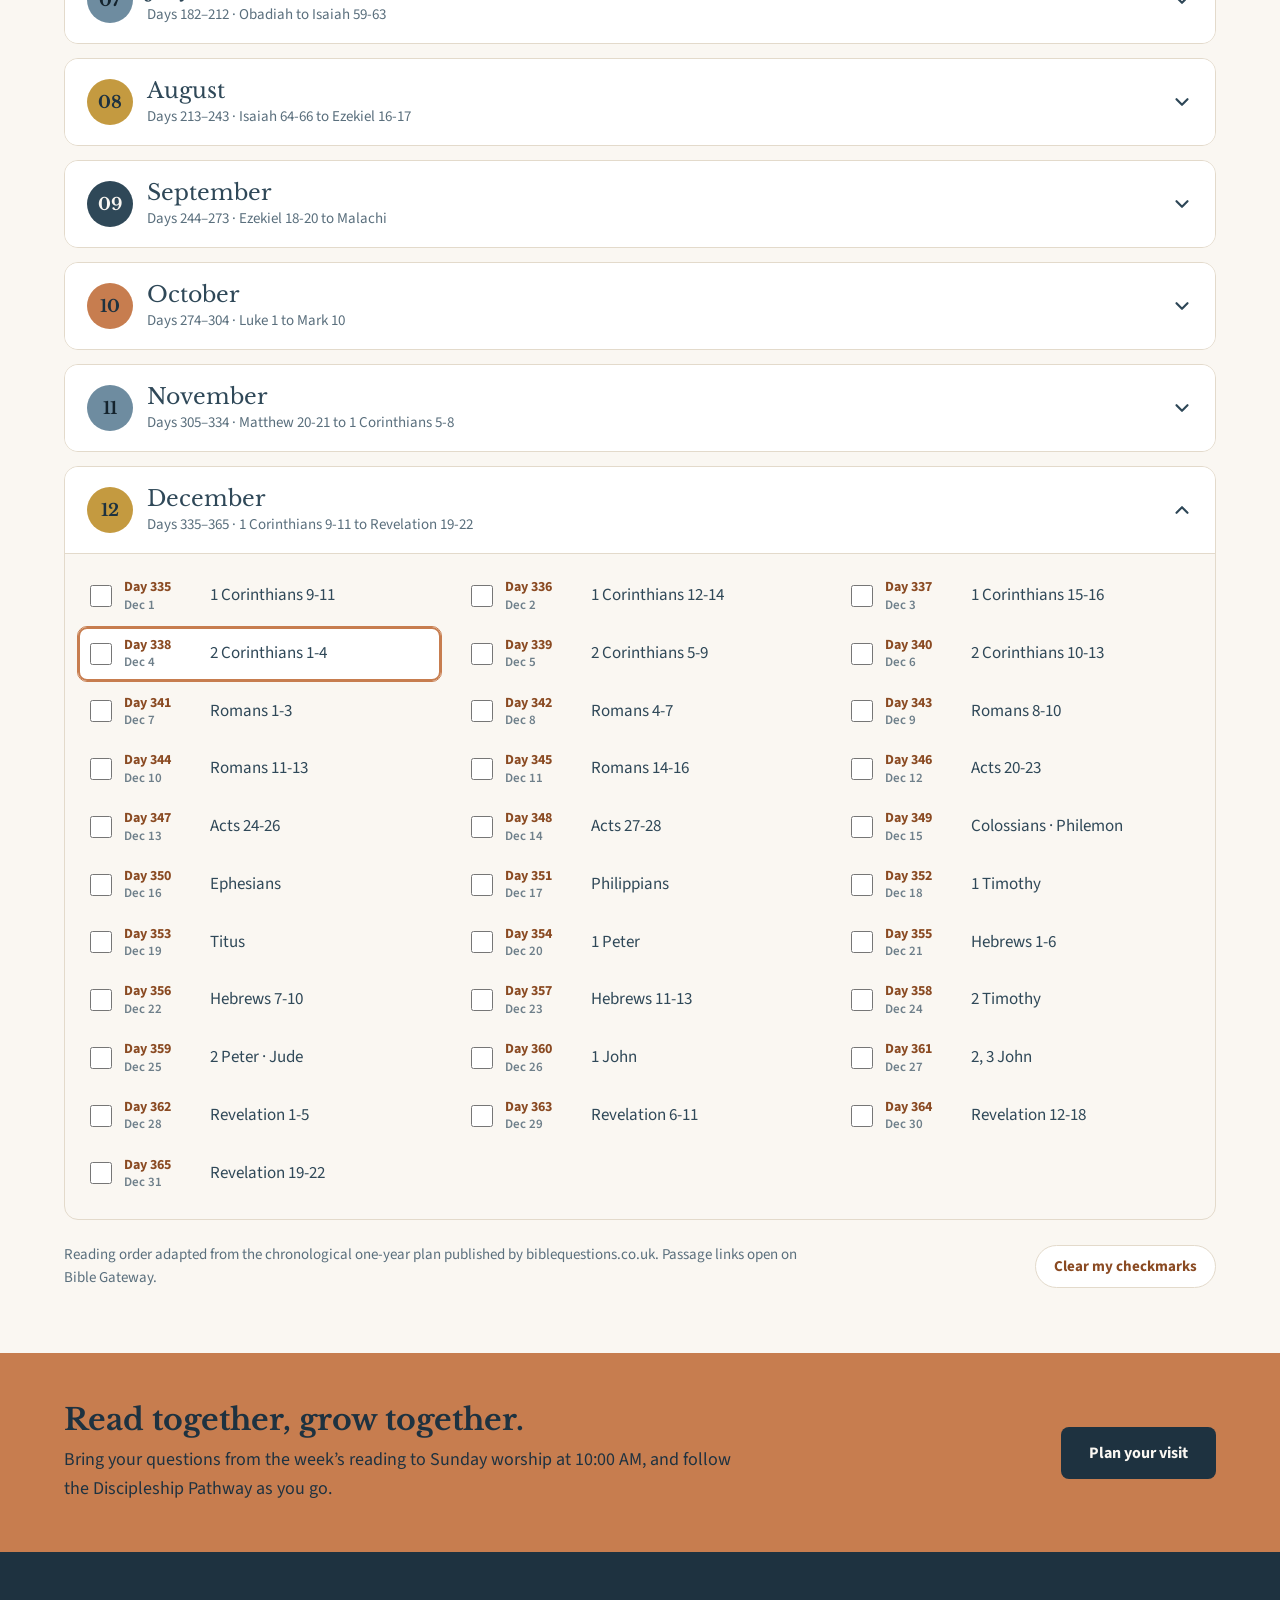
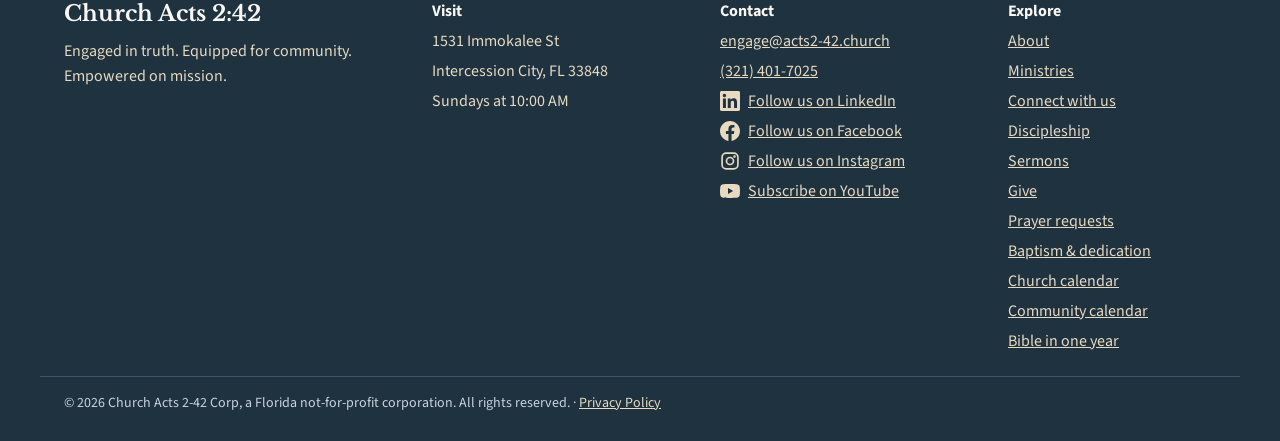
<file: bible-plan.html>
<!doctype html>
<html lang="en">
<head>
<meta charset="utf-8">
<title>Bible in One Year | Church Acts 2:42</title>
<meta name="viewport" content="width=device-width, initial-scale=1">
<meta name="description" content="Read the whole Bible in one year, in the order events happened. The Church Acts 2:42 chronological Bible reading plan, with daily readings and a progress tracker.">
<link rel="icon" type="image/png" href="assets/logo-icon.png">
<meta property="og:title" content="Church Acts 2:42 Chronological Bible in One Year">
<meta property="og:description" content="Church Acts 2:42 is a Christ-centered, Scripture-governed church in Intercession City, Florida. Join us Sundays at 10:00 AM at 1531 Immokalee St.">
<meta property="og:image" content="https://acts2-42.church/assets/logo.png">
<link rel="stylesheet" href="https://fonts.googleapis.com/css2?family=Libre+Baskerville:ital,wght@0,400;0,700;1,400&amp;family=Source+Sans+3:wght@400;600;700&amp;display=swap">
<style>
body{margin:0;background:#FAF7F2}
a{color:#2F4858}a:hover{color:#1E3240}
.bp-day{display:flex;align-items:center;gap:12px;padding:10px 12px;border-radius:10px;border:1px solid transparent}
.bp-day:hover{background:#FFFFFF;border-color:#E3DACB}
.bp-day.today{background:#FFFFFF;border-color:#C77D4F;box-shadow:0 0 0 2px #C77D4F inset}
.bp-day input{width:22px;height:22px;accent-color:#C77D4F;flex-shrink:0;margin:0;cursor:pointer}
.bp-day.done .bp-ref{color:#8C9AA3;text-decoration:line-through;text-decoration-color:#C77D4F}
.bp-num{flex:0 0 74px;font-size:14px;font-weight:700;color:#8A4A22;line-height:1.25}
.bp-num small{display:block;font-weight:600;color:#6E7F8A;font-size:13px}
.bp-ref{flex:1 1 auto;font-size:17px;line-height:1.4;color:#2F4858;text-decoration:none}
a.bp-ref:hover{text-decoration:underline;text-decoration-color:#C77D4F}
details.bp-month{background:#FAF7F2;border:1px solid #E3DACB;border-radius:14px;overflow:hidden}
details.bp-month>summary{list-style:none;cursor:pointer;display:flex;align-items:center;gap:14px;padding:18px 22px;background:#FFFFFF}
details.bp-month>summary::-webkit-details-marker{display:none}
details.bp-month>summary::marker{content:""}
details.bp-month>summary:hover{background:#FFFDF9}
details.bp-month>summary:focus-visible{outline:3px solid #C77D4F;outline-offset:-3px}
details.bp-month .bp-chev{transition:transform .2s ease;margin-left:auto;flex-shrink:0}
details.bp-month[open] .bp-chev{transform:rotate(180deg)}
.bp-grid{display:grid;grid-template-columns:repeat(auto-fill,minmax(min(100%,330px),1fr));gap:2px 16px;padding:14px 12px 18px;border-top:1px solid #E3DACB}
.bp-bar{height:10px;background:#E3DACB;border-radius:999px;overflow:hidden}
.bp-bar>span{display:block;height:100%;background:#C77D4F;width:0;transition:width .3s ease}
.bp-btn{font:inherit;font-weight:700;font-size:16px;border-radius:999px;padding:12px 22px;cursor:pointer;text-decoration:none;display:inline-block}
@media print{
 header,footer,.no-print,section[style*="#C77D4F"]{display:none!important}
 body,div,section{background:#fff!important}
 section,section>div{display:block!important;padding-top:8px!important;padding-bottom:8px!important}
 details.bp-month{margin-bottom:6px}
 details.bp-month>summary span[style*="border-radius:50%"]{display:none!important}
 details.bp-month>summary span[style*="font-size:22px"]{font-size:14pt!important}
 p{font-size:11pt!important}
 details.bp-month{break-inside:avoid;border:none}
 details.bp-month>summary{padding:6px 0;background:#fff}
 .bp-chev,.bp-day input,.bp-mcount{display:none!important}
 .bp-grid{display:grid!important;grid-template-columns:repeat(3,1fr);padding:4px 0 10px;gap:0 10px}
 .bp-day{padding:2px 0;border:none!important;box-shadow:none!important}
 .bp-day.done .bp-ref{text-decoration:none;color:#000}
 .bp-ref,.bp-num{font-size:10.5pt;color:#000}
 .bp-num{flex-basis:58px}
 h1{font-size:24pt!important}
}
</style>
<link rel="stylesheet" href="assets/site.css">

</head>
<body>
<div style="width: 100%; background: #FAF7F2; font-family: 'Source Sans 3', sans-serif; color: #2F4858">

  <header style="background: #FAF7F2; border-bottom: 1px solid #E3DACB">
    <div style="max-width: 1200px; margin: 0 auto; padding: 14px 24px; display: flex; flex-wrap: wrap; align-items: center; justify-content: space-between; gap: 16px">
      <a href="index.html" style="display: flex; align-items: center; gap: 12px; text-decoration: none">
        <img src="assets/logo-icon.png" alt="" style="width: 64px; height: 64px">
        <span style="font-family: 'Libre Baskerville', serif; font-size: 21px; font-weight: 700; color: #2F4858">Church Acts 2:42</span>
      </a>
      <nav aria-label="Main" style="display: flex; flex-wrap: wrap; align-items: center; gap: 8px 28px; font-size: 17px; font-weight: 600">
        <a href="about.html" style="text-decoration: none; padding: 10px 0">About</a>
        <a href="ministries.html" style="text-decoration: none; padding: 10px 0">Ministries</a>
        <a href="discipleship.html" style="text-decoration: none; padding: 10px 0">Discipleship</a>
        <a href="sermons.html" style="text-decoration: none; padding: 10px 0">Sermons</a>
        <a href="give.html" style="text-decoration: none; padding: 10px 0">Give</a>
        <a href="es.html" lang="es" hreflang="es" aria-label="Ver este sitio en español" style="display: inline-flex; align-items: center; gap: 6px; text-decoration: none; padding: 8px 12px; border: 1px solid #B9AE9C; border-radius: 999px; font-size: 15px"><svg aria-hidden="true" width="16" height="16" viewBox="0 0 24 24" fill="none" stroke="#2F4858" stroke-width="2" stroke-linecap="round"><circle cx="12" cy="12" r="9"></circle><path d="M3 12h18M12 3c2.5 2.7 3.8 5.7 3.8 9s-1.3 6.3-3.8 9c-2.5-2.7-3.8-5.7-3.8-9S9.5 5.7 12 3z"></path></svg>Español</a>
        <a href="visit.html" style="text-decoration: none; background: #2F4858; color: #FAF7F2; padding: 12px 22px; border-radius: 8px">Plan your visit</a>
      </nav>
    </div>
  </header>

  <section style="background: #E8D9BF">
    <div style="max-width: 1200px; margin: 0 auto; padding: 64px 24px; display: flex; flex-direction: column; gap: 16px">
      <span style="font-size: 15px; font-weight: 700; letter-spacing: 0.14em; text-transform: uppercase; color: #8A4A22">Church Acts 2:42 Chronological Bible Reading Plan</span>
      <h1 style="margin: 0; font-family: 'Libre Baskerville', serif; font-weight: 400; font-size: 46px; line-height: 1.2; max-width: 880px">Read the Bible in one year, in the order it happened.</h1>
      <p style="margin: 0; font-size: 20px; line-height: 1.6; color: #3B5566; max-width: 760px">From Creation to Revelation in 365 days. Job sits beside the patriarchs, the Psalms beside David’s life, the prophets beside the kings they spoke to, and the letters beside Paul’s journeys, so you read God’s story as one unfolding account.</p>
      <p style="margin: 0; font-family: 'Libre Baskerville', serif; font-style: italic; font-size: 18px; line-height: 1.6; color: #2F4858; max-width: 760px">“They devoted themselves to the apostles’ teaching and to fellowship, to the breaking of bread and to prayer.” <span style="font-style: normal; font-family: 'Source Sans 3', sans-serif; font-weight: 700; font-size: 15px; color: #8A4A22">Acts 2:42</span></p>
    </div>
  </section>
  <div style="height: 8px; background: #C77D4F"></div>

  <section class="no-print" style="background: #2F4858">
    <div style="max-width: 1200px; margin: 0 auto; padding: 36px 24px; display: flex; flex-wrap: wrap; gap: 24px 40px; align-items: center">
      <div style="flex: 1 1 440px; display: flex; flex-direction: column; gap: 8px">
        <span style="font-size: 15px; font-weight: 700; letter-spacing: 0.14em; text-transform: uppercase; color: #E8D9BF">Today’s reading · <span id="bp-today-date"></span></span>
        <a id="bp-today-link" href="#d1" style="font-family: 'Libre Baskerville', serif; font-size: 28px; line-height: 1.3; color: #FAF7F2; text-decoration: none">Day 1 · Genesis 1-3</a>
        <span id="bp-next" style="font-size: 16px; color: #C9D3DB"></span>
      </div>
      <div style="flex: 1 1 300px; display: flex; flex-direction: column; gap: 10px">
        <div style="display: flex; justify-content: space-between; font-size: 16px; font-weight: 600; color: #E8D9BF"><span>Your progress</span><span id="bp-count">0 of 365 days</span></div>
        <div class="bp-bar" style="background: #3B5566"><span id="bp-fill"></span></div>
        <div style="display: flex; flex-wrap: wrap; gap: 10px; margin-top: 6px">
          <a id="bp-read-today" class="bp-btn" href="#" target="_blank" rel="noopener" style="background: #C77D4F; color: #1E3240; border: none">Read today’s passage →</a>
          <button type="button" class="bp-btn" onclick="window.print()" style="background: transparent; color: #FAF7F2; border: 1px solid #8FA3B1">Print the plan</button>
        </div>
      </div>
    </div>
  </section>

  <section style="max-width: 1200px; margin: 0 auto; padding: 48px 24px 64px; display: flex; flex-direction: column; gap: 14px">
    <div class="no-print" style="display: flex; flex-wrap: wrap; gap: 16px 32px; align-items: flex-end; justify-content: space-between; margin-bottom: 10px">
      <div style="display: flex; flex-direction: column; gap: 6px; max-width: 700px">
        <h2 style="margin: 0; font-family: 'Libre Baskerville', serif; font-size: 30px">How it works</h2>
        <p style="margin: 0; font-size: 18px; line-height: 1.65; color: #3B5566">Each day has a reading of about 15 to 20 minutes. Tap a passage to open it online, then tick the box when you’ve read it. Your checkmarks are saved on this device only. Start any time: if you fall behind, just pick up where you left off.</p>
      </div>
      <label style="display: flex; flex-direction: column; gap: 6px; font-size: 15px; font-weight: 700; color: #2F4858">Bible version for links
        <select id="bp-version" style="font: inherit; font-weight: 600; font-size: 16px; padding: 10px 12px; border: 1px solid #B9AE9C; border-radius: 8px; background: #FFFFFF; color: #2F4858">
          <option value="NLT">New Living (NLT)</option>
          <option value="NKJV">New King James (NKJV)</option>
          <option value="KJV">King James (KJV)</option>
          <option value="ESV">English Standard (ESV)</option>
          <option value="NIV">New International (NIV)</option>
          <option value="CSB">Christian Standard (CSB)</option>
          <option value="RVR1960">Reina-Valera 1960 (Español)</option>
          <option value="NVI">Nueva Versión Internacional (Español)</option>
        </select>
      </label>
    </div>

    <details class="bp-month" data-month="1">
      <summary><span style="flex:0 0 auto;width:46px;height:46px;border-radius:50%;background:#2F4858;color:#FAF7F2;display:flex;align-items:center;justify-content:center;font-family:'Libre Baskerville',serif;font-weight:700;font-size:17px">01</span><span style="display:flex;flex-direction:column;gap:2px;min-width:0"><span style="font-family:'Libre Baskerville',serif;font-size:22px;color:#2F4858">January</span><span style="font-size:15px;color:#5A6F7D">Days 1–31 · Genesis 1-3 to Exodus 4-6</span></span><span class="bp-mcount" style="margin-left:auto;font-size:15px;font-weight:700;color:#8A4A22;white-space:nowrap"></span><svg class="bp-chev" aria-hidden="true" width="22" height="22" viewBox="0 0 24 24" fill="none" stroke="#2F4858" stroke-width="2.4" stroke-linecap="round" stroke-linejoin="round"><path d="M6 9l6 6 6-6"/></svg></summary>
      <div class="bp-grid">
        <label class="bp-day" id="d1" data-day="1"><input type="checkbox" aria-label="Day 1 read"><span class="bp-num">Day 1<small>Jan 1</small></span><a class="bp-ref" href="https://www.biblegateway.com/passage/?search=Genesis+1-3&amp;version=NLT" target="_blank" rel="noopener" data-q="Genesis 1-3">Genesis 1-3</a></label>
        <label class="bp-day" id="d2" data-day="2"><input type="checkbox" aria-label="Day 2 read"><span class="bp-num">Day 2<small>Jan 2</small></span><a class="bp-ref" href="https://www.biblegateway.com/passage/?search=Genesis+4-7&amp;version=NLT" target="_blank" rel="noopener" data-q="Genesis 4-7">Genesis 4-7</a></label>
        <label class="bp-day" id="d3" data-day="3"><input type="checkbox" aria-label="Day 3 read"><span class="bp-num">Day 3<small>Jan 3</small></span><a class="bp-ref" href="https://www.biblegateway.com/passage/?search=Genesis+8-11&amp;version=NLT" target="_blank" rel="noopener" data-q="Genesis 8-11">Genesis 8-11</a></label>
        <label class="bp-day" id="d4" data-day="4"><input type="checkbox" aria-label="Day 4 read"><span class="bp-num">Day 4<small>Jan 4</small></span><a class="bp-ref" href="https://www.biblegateway.com/passage/?search=Job+1-5&amp;version=NLT" target="_blank" rel="noopener" data-q="Job 1-5">Job 1-5</a></label>
        <label class="bp-day" id="d5" data-day="5"><input type="checkbox" aria-label="Day 5 read"><span class="bp-num">Day 5<small>Jan 5</small></span><a class="bp-ref" href="https://www.biblegateway.com/passage/?search=Job+6-9&amp;version=NLT" target="_blank" rel="noopener" data-q="Job 6-9">Job 6-9</a></label>
        <label class="bp-day" id="d6" data-day="6"><input type="checkbox" aria-label="Day 6 read"><span class="bp-num">Day 6<small>Jan 6</small></span><a class="bp-ref" href="https://www.biblegateway.com/passage/?search=Job+10-13&amp;version=NLT" target="_blank" rel="noopener" data-q="Job 10-13">Job 10-13</a></label>
        <label class="bp-day" id="d7" data-day="7"><input type="checkbox" aria-label="Day 7 read"><span class="bp-num">Day 7<small>Jan 7</small></span><a class="bp-ref" href="https://www.biblegateway.com/passage/?search=Job+14-16&amp;version=NLT" target="_blank" rel="noopener" data-q="Job 14-16">Job 14-16</a></label>
        <label class="bp-day" id="d8" data-day="8"><input type="checkbox" aria-label="Day 8 read"><span class="bp-num">Day 8<small>Jan 8</small></span><a class="bp-ref" href="https://www.biblegateway.com/passage/?search=Job+17-20&amp;version=NLT" target="_blank" rel="noopener" data-q="Job 17-20">Job 17-20</a></label>
        <label class="bp-day" id="d9" data-day="9"><input type="checkbox" aria-label="Day 9 read"><span class="bp-num">Day 9<small>Jan 9</small></span><a class="bp-ref" href="https://www.biblegateway.com/passage/?search=Job+21-23&amp;version=NLT" target="_blank" rel="noopener" data-q="Job 21-23">Job 21-23</a></label>
        <label class="bp-day" id="d10" data-day="10"><input type="checkbox" aria-label="Day 10 read"><span class="bp-num">Day 10<small>Jan 10</small></span><a class="bp-ref" href="https://www.biblegateway.com/passage/?search=Job+24-28&amp;version=NLT" target="_blank" rel="noopener" data-q="Job 24-28">Job 24-28</a></label>
        <label class="bp-day" id="d11" data-day="11"><input type="checkbox" aria-label="Day 11 read"><span class="bp-num">Day 11<small>Jan 11</small></span><a class="bp-ref" href="https://www.biblegateway.com/passage/?search=Job+29-31&amp;version=NLT" target="_blank" rel="noopener" data-q="Job 29-31">Job 29-31</a></label>
        <label class="bp-day" id="d12" data-day="12"><input type="checkbox" aria-label="Day 12 read"><span class="bp-num">Day 12<small>Jan 12</small></span><a class="bp-ref" href="https://www.biblegateway.com/passage/?search=Job+32-34&amp;version=NLT" target="_blank" rel="noopener" data-q="Job 32-34">Job 32-34</a></label>
        <label class="bp-day" id="d13" data-day="13"><input type="checkbox" aria-label="Day 13 read"><span class="bp-num">Day 13<small>Jan 13</small></span><a class="bp-ref" href="https://www.biblegateway.com/passage/?search=Job+35-37&amp;version=NLT" target="_blank" rel="noopener" data-q="Job 35-37">Job 35-37</a></label>
        <label class="bp-day" id="d14" data-day="14"><input type="checkbox" aria-label="Day 14 read"><span class="bp-num">Day 14<small>Jan 14</small></span><a class="bp-ref" href="https://www.biblegateway.com/passage/?search=Job+38-39&amp;version=NLT" target="_blank" rel="noopener" data-q="Job 38-39">Job 38-39</a></label>
        <label class="bp-day" id="d15" data-day="15"><input type="checkbox" aria-label="Day 15 read"><span class="bp-num">Day 15<small>Jan 15</small></span><a class="bp-ref" href="https://www.biblegateway.com/passage/?search=Job+40-42&amp;version=NLT" target="_blank" rel="noopener" data-q="Job 40-42">Job 40-42</a></label>
        <label class="bp-day" id="d16" data-day="16"><input type="checkbox" aria-label="Day 16 read"><span class="bp-num">Day 16<small>Jan 16</small></span><a class="bp-ref" href="https://www.biblegateway.com/passage/?search=Genesis+12-15&amp;version=NLT" target="_blank" rel="noopener" data-q="Genesis 12-15">Genesis 12-15</a></label>
        <label class="bp-day" id="d17" data-day="17"><input type="checkbox" aria-label="Day 17 read"><span class="bp-num">Day 17<small>Jan 17</small></span><a class="bp-ref" href="https://www.biblegateway.com/passage/?search=Genesis+16-18&amp;version=NLT" target="_blank" rel="noopener" data-q="Genesis 16-18">Genesis 16-18</a></label>
        <label class="bp-day" id="d18" data-day="18"><input type="checkbox" aria-label="Day 18 read"><span class="bp-num">Day 18<small>Jan 18</small></span><a class="bp-ref" href="https://www.biblegateway.com/passage/?search=Genesis+19-21&amp;version=NLT" target="_blank" rel="noopener" data-q="Genesis 19-21">Genesis 19-21</a></label>
        <label class="bp-day" id="d19" data-day="19"><input type="checkbox" aria-label="Day 19 read"><span class="bp-num">Day 19<small>Jan 19</small></span><a class="bp-ref" href="https://www.biblegateway.com/passage/?search=Genesis+22-24&amp;version=NLT" target="_blank" rel="noopener" data-q="Genesis 22-24">Genesis 22-24</a></label>
        <label class="bp-day" id="d20" data-day="20"><input type="checkbox" aria-label="Day 20 read"><span class="bp-num">Day 20<small>Jan 20</small></span><a class="bp-ref" href="https://www.biblegateway.com/passage/?search=Genesis+25-26&amp;version=NLT" target="_blank" rel="noopener" data-q="Genesis 25-26">Genesis 25-26</a></label>
        <label class="bp-day" id="d21" data-day="21"><input type="checkbox" aria-label="Day 21 read"><span class="bp-num">Day 21<small>Jan 21</small></span><a class="bp-ref" href="https://www.biblegateway.com/passage/?search=Genesis+27-29&amp;version=NLT" target="_blank" rel="noopener" data-q="Genesis 27-29">Genesis 27-29</a></label>
        <label class="bp-day" id="d22" data-day="22"><input type="checkbox" aria-label="Day 22 read"><span class="bp-num">Day 22<small>Jan 22</small></span><a class="bp-ref" href="https://www.biblegateway.com/passage/?search=Genesis+30-31&amp;version=NLT" target="_blank" rel="noopener" data-q="Genesis 30-31">Genesis 30-31</a></label>
        <label class="bp-day" id="d23" data-day="23"><input type="checkbox" aria-label="Day 23 read"><span class="bp-num">Day 23<small>Jan 23</small></span><a class="bp-ref" href="https://www.biblegateway.com/passage/?search=Genesis+32-34&amp;version=NLT" target="_blank" rel="noopener" data-q="Genesis 32-34">Genesis 32-34</a></label>
        <label class="bp-day" id="d24" data-day="24"><input type="checkbox" aria-label="Day 24 read"><span class="bp-num">Day 24<small>Jan 24</small></span><a class="bp-ref" href="https://www.biblegateway.com/passage/?search=Genesis+35-37&amp;version=NLT" target="_blank" rel="noopener" data-q="Genesis 35-37">Genesis 35-37</a></label>
        <label class="bp-day" id="d25" data-day="25"><input type="checkbox" aria-label="Day 25 read"><span class="bp-num">Day 25<small>Jan 25</small></span><a class="bp-ref" href="https://www.biblegateway.com/passage/?search=Genesis+38-40&amp;version=NLT" target="_blank" rel="noopener" data-q="Genesis 38-40">Genesis 38-40</a></label>
        <label class="bp-day" id="d26" data-day="26"><input type="checkbox" aria-label="Day 26 read"><span class="bp-num">Day 26<small>Jan 26</small></span><a class="bp-ref" href="https://www.biblegateway.com/passage/?search=Genesis+41-42&amp;version=NLT" target="_blank" rel="noopener" data-q="Genesis 41-42">Genesis 41-42</a></label>
        <label class="bp-day" id="d27" data-day="27"><input type="checkbox" aria-label="Day 27 read"><span class="bp-num">Day 27<small>Jan 27</small></span><a class="bp-ref" href="https://www.biblegateway.com/passage/?search=Genesis+43-45&amp;version=NLT" target="_blank" rel="noopener" data-q="Genesis 43-45">Genesis 43-45</a></label>
        <label class="bp-day" id="d28" data-day="28"><input type="checkbox" aria-label="Day 28 read"><span class="bp-num">Day 28<small>Jan 28</small></span><a class="bp-ref" href="https://www.biblegateway.com/passage/?search=Genesis+46-47&amp;version=NLT" target="_blank" rel="noopener" data-q="Genesis 46-47">Genesis 46-47</a></label>
        <label class="bp-day" id="d29" data-day="29"><input type="checkbox" aria-label="Day 29 read"><span class="bp-num">Day 29<small>Jan 29</small></span><a class="bp-ref" href="https://www.biblegateway.com/passage/?search=Genesis+48-50&amp;version=NLT" target="_blank" rel="noopener" data-q="Genesis 48-50">Genesis 48-50</a></label>
        <label class="bp-day" id="d30" data-day="30"><input type="checkbox" aria-label="Day 30 read"><span class="bp-num">Day 30<small>Jan 30</small></span><a class="bp-ref" href="https://www.biblegateway.com/passage/?search=Exodus+1-3&amp;version=NLT" target="_blank" rel="noopener" data-q="Exodus 1-3">Exodus 1-3</a></label>
        <label class="bp-day" id="d31" data-day="31"><input type="checkbox" aria-label="Day 31 read"><span class="bp-num">Day 31<small>Jan 31</small></span><a class="bp-ref" href="https://www.biblegateway.com/passage/?search=Exodus+4-6&amp;version=NLT" target="_blank" rel="noopener" data-q="Exodus 4-6">Exodus 4-6</a></label>
      </div>
    </details>
    <details class="bp-month" data-month="2">
      <summary><span style="flex:0 0 auto;width:46px;height:46px;border-radius:50%;background:#C77D4F;color:#1E3240;display:flex;align-items:center;justify-content:center;font-family:'Libre Baskerville',serif;font-weight:700;font-size:17px">02</span><span style="display:flex;flex-direction:column;gap:2px;min-width:0"><span style="font-family:'Libre Baskerville',serif;font-size:22px;color:#2F4858">February</span><span style="font-size:15px;color:#5A6F7D">Days 32–59 · Exodus 7-9 to Numbers 11-13</span></span><span class="bp-mcount" style="margin-left:auto;font-size:15px;font-weight:700;color:#8A4A22;white-space:nowrap"></span><svg class="bp-chev" aria-hidden="true" width="22" height="22" viewBox="0 0 24 24" fill="none" stroke="#2F4858" stroke-width="2.4" stroke-linecap="round" stroke-linejoin="round"><path d="M6 9l6 6 6-6"/></svg></summary>
      <div class="bp-grid">
        <label class="bp-day" id="d32" data-day="32"><input type="checkbox" aria-label="Day 32 read"><span class="bp-num">Day 32<small>Feb 1</small></span><a class="bp-ref" href="https://www.biblegateway.com/passage/?search=Exodus+7-9&amp;version=NLT" target="_blank" rel="noopener" data-q="Exodus 7-9">Exodus 7-9</a></label>
        <label class="bp-day" id="d33" data-day="33"><input type="checkbox" aria-label="Day 33 read"><span class="bp-num">Day 33<small>Feb 2</small></span><a class="bp-ref" href="https://www.biblegateway.com/passage/?search=Exodus+10-12&amp;version=NLT" target="_blank" rel="noopener" data-q="Exodus 10-12">Exodus 10-12</a></label>
        <label class="bp-day" id="d34" data-day="34"><input type="checkbox" aria-label="Day 34 read"><span class="bp-num">Day 34<small>Feb 3</small></span><a class="bp-ref" href="https://www.biblegateway.com/passage/?search=Exodus+13-15&amp;version=NLT" target="_blank" rel="noopener" data-q="Exodus 13-15">Exodus 13-15</a></label>
        <label class="bp-day" id="d35" data-day="35"><input type="checkbox" aria-label="Day 35 read"><span class="bp-num">Day 35<small>Feb 4</small></span><a class="bp-ref" href="https://www.biblegateway.com/passage/?search=Exodus+16-18&amp;version=NLT" target="_blank" rel="noopener" data-q="Exodus 16-18">Exodus 16-18</a></label>
        <label class="bp-day" id="d36" data-day="36"><input type="checkbox" aria-label="Day 36 read"><span class="bp-num">Day 36<small>Feb 5</small></span><a class="bp-ref" href="https://www.biblegateway.com/passage/?search=Exodus+19-21&amp;version=NLT" target="_blank" rel="noopener" data-q="Exodus 19-21">Exodus 19-21</a></label>
        <label class="bp-day" id="d37" data-day="37"><input type="checkbox" aria-label="Day 37 read"><span class="bp-num">Day 37<small>Feb 6</small></span><a class="bp-ref" href="https://www.biblegateway.com/passage/?search=Exodus+22-24&amp;version=NLT" target="_blank" rel="noopener" data-q="Exodus 22-24">Exodus 22-24</a></label>
        <label class="bp-day" id="d38" data-day="38"><input type="checkbox" aria-label="Day 38 read"><span class="bp-num">Day 38<small>Feb 7</small></span><a class="bp-ref" href="https://www.biblegateway.com/passage/?search=Exodus+25-27&amp;version=NLT" target="_blank" rel="noopener" data-q="Exodus 25-27">Exodus 25-27</a></label>
        <label class="bp-day" id="d39" data-day="39"><input type="checkbox" aria-label="Day 39 read"><span class="bp-num">Day 39<small>Feb 8</small></span><a class="bp-ref" href="https://www.biblegateway.com/passage/?search=Exodus+28-29&amp;version=NLT" target="_blank" rel="noopener" data-q="Exodus 28-29">Exodus 28-29</a></label>
        <label class="bp-day" id="d40" data-day="40"><input type="checkbox" aria-label="Day 40 read"><span class="bp-num">Day 40<small>Feb 9</small></span><a class="bp-ref" href="https://www.biblegateway.com/passage/?search=Exodus+30-32&amp;version=NLT" target="_blank" rel="noopener" data-q="Exodus 30-32">Exodus 30-32</a></label>
        <label class="bp-day" id="d41" data-day="41"><input type="checkbox" aria-label="Day 41 read"><span class="bp-num">Day 41<small>Feb 10</small></span><a class="bp-ref" href="https://www.biblegateway.com/passage/?search=Exodus+33-35&amp;version=NLT" target="_blank" rel="noopener" data-q="Exodus 33-35">Exodus 33-35</a></label>
        <label class="bp-day" id="d42" data-day="42"><input type="checkbox" aria-label="Day 42 read"><span class="bp-num">Day 42<small>Feb 11</small></span><a class="bp-ref" href="https://www.biblegateway.com/passage/?search=Exodus+36-38&amp;version=NLT" target="_blank" rel="noopener" data-q="Exodus 36-38">Exodus 36-38</a></label>
        <label class="bp-day" id="d43" data-day="43"><input type="checkbox" aria-label="Day 43 read"><span class="bp-num">Day 43<small>Feb 12</small></span><a class="bp-ref" href="https://www.biblegateway.com/passage/?search=Exodus+39-40&amp;version=NLT" target="_blank" rel="noopener" data-q="Exodus 39-40">Exodus 39-40</a></label>
        <label class="bp-day" id="d44" data-day="44"><input type="checkbox" aria-label="Day 44 read"><span class="bp-num">Day 44<small>Feb 13</small></span><a class="bp-ref" href="https://www.biblegateway.com/passage/?search=Leviticus+1-4&amp;version=NLT" target="_blank" rel="noopener" data-q="Leviticus 1-4">Leviticus 1-4</a></label>
        <label class="bp-day" id="d45" data-day="45"><input type="checkbox" aria-label="Day 45 read"><span class="bp-num">Day 45<small>Feb 14</small></span><a class="bp-ref" href="https://www.biblegateway.com/passage/?search=Leviticus+5-7&amp;version=NLT" target="_blank" rel="noopener" data-q="Leviticus 5-7">Leviticus 5-7</a></label>
        <label class="bp-day" id="d46" data-day="46"><input type="checkbox" aria-label="Day 46 read"><span class="bp-num">Day 46<small>Feb 15</small></span><a class="bp-ref" href="https://www.biblegateway.com/passage/?search=Leviticus+8-10&amp;version=NLT" target="_blank" rel="noopener" data-q="Leviticus 8-10">Leviticus 8-10</a></label>
        <label class="bp-day" id="d47" data-day="47"><input type="checkbox" aria-label="Day 47 read"><span class="bp-num">Day 47<small>Feb 16</small></span><a class="bp-ref" href="https://www.biblegateway.com/passage/?search=Leviticus+11-13&amp;version=NLT" target="_blank" rel="noopener" data-q="Leviticus 11-13">Leviticus 11-13</a></label>
        <label class="bp-day" id="d48" data-day="48"><input type="checkbox" aria-label="Day 48 read"><span class="bp-num">Day 48<small>Feb 17</small></span><a class="bp-ref" href="https://www.biblegateway.com/passage/?search=Leviticus+14-15&amp;version=NLT" target="_blank" rel="noopener" data-q="Leviticus 14-15">Leviticus 14-15</a></label>
        <label class="bp-day" id="d49" data-day="49"><input type="checkbox" aria-label="Day 49 read"><span class="bp-num">Day 49<small>Feb 18</small></span><a class="bp-ref" href="https://www.biblegateway.com/passage/?search=Leviticus+16-18&amp;version=NLT" target="_blank" rel="noopener" data-q="Leviticus 16-18">Leviticus 16-18</a></label>
        <label class="bp-day" id="d50" data-day="50"><input type="checkbox" aria-label="Day 50 read"><span class="bp-num">Day 50<small>Feb 19</small></span><a class="bp-ref" href="https://www.biblegateway.com/passage/?search=Leviticus+19-21&amp;version=NLT" target="_blank" rel="noopener" data-q="Leviticus 19-21">Leviticus 19-21</a></label>
        <label class="bp-day" id="d51" data-day="51"><input type="checkbox" aria-label="Day 51 read"><span class="bp-num">Day 51<small>Feb 20</small></span><a class="bp-ref" href="https://www.biblegateway.com/passage/?search=Leviticus+22-23&amp;version=NLT" target="_blank" rel="noopener" data-q="Leviticus 22-23">Leviticus 22-23</a></label>
        <label class="bp-day" id="d52" data-day="52"><input type="checkbox" aria-label="Day 52 read"><span class="bp-num">Day 52<small>Feb 21</small></span><a class="bp-ref" href="https://www.biblegateway.com/passage/?search=Leviticus+24-25&amp;version=NLT" target="_blank" rel="noopener" data-q="Leviticus 24-25">Leviticus 24-25</a></label>
        <label class="bp-day" id="d53" data-day="53"><input type="checkbox" aria-label="Day 53 read"><span class="bp-num">Day 53<small>Feb 22</small></span><a class="bp-ref" href="https://www.biblegateway.com/passage/?search=Leviticus+26-27&amp;version=NLT" target="_blank" rel="noopener" data-q="Leviticus 26-27">Leviticus 26-27</a></label>
        <label class="bp-day" id="d54" data-day="54"><input type="checkbox" aria-label="Day 54 read"><span class="bp-num">Day 54<small>Feb 23</small></span><a class="bp-ref" href="https://www.biblegateway.com/passage/?search=Numbers+1-2&amp;version=NLT" target="_blank" rel="noopener" data-q="Numbers 1-2">Numbers 1-2</a></label>
        <label class="bp-day" id="d55" data-day="55"><input type="checkbox" aria-label="Day 55 read"><span class="bp-num">Day 55<small>Feb 24</small></span><a class="bp-ref" href="https://www.biblegateway.com/passage/?search=Numbers+3-4&amp;version=NLT" target="_blank" rel="noopener" data-q="Numbers 3-4">Numbers 3-4</a></label>
        <label class="bp-day" id="d56" data-day="56"><input type="checkbox" aria-label="Day 56 read"><span class="bp-num">Day 56<small>Feb 25</small></span><a class="bp-ref" href="https://www.biblegateway.com/passage/?search=Numbers+5-6&amp;version=NLT" target="_blank" rel="noopener" data-q="Numbers 5-6">Numbers 5-6</a></label>
        <label class="bp-day" id="d57" data-day="57"><input type="checkbox" aria-label="Day 57 read"><span class="bp-num">Day 57<small>Feb 26</small></span><a class="bp-ref" href="https://www.biblegateway.com/passage/?search=Numbers+7&amp;version=NLT" target="_blank" rel="noopener" data-q="Numbers 7">Numbers 7</a></label>
        <label class="bp-day" id="d58" data-day="58"><input type="checkbox" aria-label="Day 58 read"><span class="bp-num">Day 58<small>Feb 27</small></span><a class="bp-ref" href="https://www.biblegateway.com/passage/?search=Numbers+8-10&amp;version=NLT" target="_blank" rel="noopener" data-q="Numbers 8-10">Numbers 8-10</a></label>
        <label class="bp-day" id="d59" data-day="59"><input type="checkbox" aria-label="Day 59 read"><span class="bp-num">Day 59<small>Feb 28</small></span><a class="bp-ref" href="https://www.biblegateway.com/passage/?search=Numbers+11-13&amp;version=NLT" target="_blank" rel="noopener" data-q="Numbers 11-13">Numbers 11-13</a></label>
      </div>
    </details>
    <details class="bp-month" data-month="3">
      <summary><span style="flex:0 0 auto;width:46px;height:46px;border-radius:50%;background:#6E8CA0;color:#14232D;display:flex;align-items:center;justify-content:center;font-family:'Libre Baskerville',serif;font-weight:700;font-size:17px">03</span><span style="display:flex;flex-direction:column;gap:2px;min-width:0"><span style="font-family:'Libre Baskerville',serif;font-size:22px;color:#2F4858">March</span><span style="font-size:15px;color:#5A6F7D">Days 60–90 · Numbers 14-15 to Judges 3-5</span></span><span class="bp-mcount" style="margin-left:auto;font-size:15px;font-weight:700;color:#8A4A22;white-space:nowrap"></span><svg class="bp-chev" aria-hidden="true" width="22" height="22" viewBox="0 0 24 24" fill="none" stroke="#2F4858" stroke-width="2.4" stroke-linecap="round" stroke-linejoin="round"><path d="M6 9l6 6 6-6"/></svg></summary>
      <div class="bp-grid">
        <label class="bp-day" id="d60" data-day="60"><input type="checkbox" aria-label="Day 60 read"><span class="bp-num">Day 60<small>Mar 1</small></span><a class="bp-ref" href="https://www.biblegateway.com/passage/?search=Numbers+14-15%3B+Psalm+90&amp;version=NLT" target="_blank" rel="noopener" data-q="Numbers 14-15; Psalm 90">Numbers 14-15 · Psalm 90</a></label>
        <label class="bp-day" id="d61" data-day="61"><input type="checkbox" aria-label="Day 61 read"><span class="bp-num">Day 61<small>Mar 2</small></span><a class="bp-ref" href="https://www.biblegateway.com/passage/?search=Numbers+16-17&amp;version=NLT" target="_blank" rel="noopener" data-q="Numbers 16-17">Numbers 16-17</a></label>
        <label class="bp-day" id="d62" data-day="62"><input type="checkbox" aria-label="Day 62 read"><span class="bp-num">Day 62<small>Mar 3</small></span><a class="bp-ref" href="https://www.biblegateway.com/passage/?search=Numbers+18-20&amp;version=NLT" target="_blank" rel="noopener" data-q="Numbers 18-20">Numbers 18-20</a></label>
        <label class="bp-day" id="d63" data-day="63"><input type="checkbox" aria-label="Day 63 read"><span class="bp-num">Day 63<small>Mar 4</small></span><a class="bp-ref" href="https://www.biblegateway.com/passage/?search=Numbers+21-22&amp;version=NLT" target="_blank" rel="noopener" data-q="Numbers 21-22">Numbers 21-22</a></label>
        <label class="bp-day" id="d64" data-day="64"><input type="checkbox" aria-label="Day 64 read"><span class="bp-num">Day 64<small>Mar 5</small></span><a class="bp-ref" href="https://www.biblegateway.com/passage/?search=Numbers+23-25&amp;version=NLT" target="_blank" rel="noopener" data-q="Numbers 23-25">Numbers 23-25</a></label>
        <label class="bp-day" id="d65" data-day="65"><input type="checkbox" aria-label="Day 65 read"><span class="bp-num">Day 65<small>Mar 6</small></span><a class="bp-ref" href="https://www.biblegateway.com/passage/?search=Numbers+26-27&amp;version=NLT" target="_blank" rel="noopener" data-q="Numbers 26-27">Numbers 26-27</a></label>
        <label class="bp-day" id="d66" data-day="66"><input type="checkbox" aria-label="Day 66 read"><span class="bp-num">Day 66<small>Mar 7</small></span><a class="bp-ref" href="https://www.biblegateway.com/passage/?search=Numbers+28-30&amp;version=NLT" target="_blank" rel="noopener" data-q="Numbers 28-30">Numbers 28-30</a></label>
        <label class="bp-day" id="d67" data-day="67"><input type="checkbox" aria-label="Day 67 read"><span class="bp-num">Day 67<small>Mar 8</small></span><a class="bp-ref" href="https://www.biblegateway.com/passage/?search=Numbers+31-32&amp;version=NLT" target="_blank" rel="noopener" data-q="Numbers 31-32">Numbers 31-32</a></label>
        <label class="bp-day" id="d68" data-day="68"><input type="checkbox" aria-label="Day 68 read"><span class="bp-num">Day 68<small>Mar 9</small></span><a class="bp-ref" href="https://www.biblegateway.com/passage/?search=Numbers+33-34&amp;version=NLT" target="_blank" rel="noopener" data-q="Numbers 33-34">Numbers 33-34</a></label>
        <label class="bp-day" id="d69" data-day="69"><input type="checkbox" aria-label="Day 69 read"><span class="bp-num">Day 69<small>Mar 10</small></span><a class="bp-ref" href="https://www.biblegateway.com/passage/?search=Numbers+35-36&amp;version=NLT" target="_blank" rel="noopener" data-q="Numbers 35-36">Numbers 35-36</a></label>
        <label class="bp-day" id="d70" data-day="70"><input type="checkbox" aria-label="Day 70 read"><span class="bp-num">Day 70<small>Mar 11</small></span><a class="bp-ref" href="https://www.biblegateway.com/passage/?search=Deuteronomy+1-2&amp;version=NLT" target="_blank" rel="noopener" data-q="Deuteronomy 1-2">Deuteronomy 1-2</a></label>
        <label class="bp-day" id="d71" data-day="71"><input type="checkbox" aria-label="Day 71 read"><span class="bp-num">Day 71<small>Mar 12</small></span><a class="bp-ref" href="https://www.biblegateway.com/passage/?search=Deuteronomy+3-4&amp;version=NLT" target="_blank" rel="noopener" data-q="Deuteronomy 3-4">Deuteronomy 3-4</a></label>
        <label class="bp-day" id="d72" data-day="72"><input type="checkbox" aria-label="Day 72 read"><span class="bp-num">Day 72<small>Mar 13</small></span><a class="bp-ref" href="https://www.biblegateway.com/passage/?search=Deuteronomy+5-7&amp;version=NLT" target="_blank" rel="noopener" data-q="Deuteronomy 5-7">Deuteronomy 5-7</a></label>
        <label class="bp-day" id="d73" data-day="73"><input type="checkbox" aria-label="Day 73 read"><span class="bp-num">Day 73<small>Mar 14</small></span><a class="bp-ref" href="https://www.biblegateway.com/passage/?search=Deuteronomy+8-10&amp;version=NLT" target="_blank" rel="noopener" data-q="Deuteronomy 8-10">Deuteronomy 8-10</a></label>
        <label class="bp-day" id="d74" data-day="74"><input type="checkbox" aria-label="Day 74 read"><span class="bp-num">Day 74<small>Mar 15</small></span><a class="bp-ref" href="https://www.biblegateway.com/passage/?search=Deuteronomy+11-13&amp;version=NLT" target="_blank" rel="noopener" data-q="Deuteronomy 11-13">Deuteronomy 11-13</a></label>
        <label class="bp-day" id="d75" data-day="75"><input type="checkbox" aria-label="Day 75 read"><span class="bp-num">Day 75<small>Mar 16</small></span><a class="bp-ref" href="https://www.biblegateway.com/passage/?search=Deuteronomy+14-16&amp;version=NLT" target="_blank" rel="noopener" data-q="Deuteronomy 14-16">Deuteronomy 14-16</a></label>
        <label class="bp-day" id="d76" data-day="76"><input type="checkbox" aria-label="Day 76 read"><span class="bp-num">Day 76<small>Mar 17</small></span><a class="bp-ref" href="https://www.biblegateway.com/passage/?search=Deuteronomy+17-20&amp;version=NLT" target="_blank" rel="noopener" data-q="Deuteronomy 17-20">Deuteronomy 17-20</a></label>
        <label class="bp-day" id="d77" data-day="77"><input type="checkbox" aria-label="Day 77 read"><span class="bp-num">Day 77<small>Mar 18</small></span><a class="bp-ref" href="https://www.biblegateway.com/passage/?search=Deuteronomy+21-23&amp;version=NLT" target="_blank" rel="noopener" data-q="Deuteronomy 21-23">Deuteronomy 21-23</a></label>
        <label class="bp-day" id="d78" data-day="78"><input type="checkbox" aria-label="Day 78 read"><span class="bp-num">Day 78<small>Mar 19</small></span><a class="bp-ref" href="https://www.biblegateway.com/passage/?search=Deuteronomy+24-27&amp;version=NLT" target="_blank" rel="noopener" data-q="Deuteronomy 24-27">Deuteronomy 24-27</a></label>
        <label class="bp-day" id="d79" data-day="79"><input type="checkbox" aria-label="Day 79 read"><span class="bp-num">Day 79<small>Mar 20</small></span><a class="bp-ref" href="https://www.biblegateway.com/passage/?search=Deuteronomy+28-29&amp;version=NLT" target="_blank" rel="noopener" data-q="Deuteronomy 28-29">Deuteronomy 28-29</a></label>
        <label class="bp-day" id="d80" data-day="80"><input type="checkbox" aria-label="Day 80 read"><span class="bp-num">Day 80<small>Mar 21</small></span><a class="bp-ref" href="https://www.biblegateway.com/passage/?search=Deuteronomy+30-31&amp;version=NLT" target="_blank" rel="noopener" data-q="Deuteronomy 30-31">Deuteronomy 30-31</a></label>
        <label class="bp-day" id="d81" data-day="81"><input type="checkbox" aria-label="Day 81 read"><span class="bp-num">Day 81<small>Mar 22</small></span><a class="bp-ref" href="https://www.biblegateway.com/passage/?search=Deuteronomy+32-34%3B+Psalm+91&amp;version=NLT" target="_blank" rel="noopener" data-q="Deuteronomy 32-34; Psalm 91">Deuteronomy 32-34 · Psalm 91</a></label>
        <label class="bp-day" id="d82" data-day="82"><input type="checkbox" aria-label="Day 82 read"><span class="bp-num">Day 82<small>Mar 23</small></span><a class="bp-ref" href="https://www.biblegateway.com/passage/?search=Joshua+1-4&amp;version=NLT" target="_blank" rel="noopener" data-q="Joshua 1-4">Joshua 1-4</a></label>
        <label class="bp-day" id="d83" data-day="83"><input type="checkbox" aria-label="Day 83 read"><span class="bp-num">Day 83<small>Mar 24</small></span><a class="bp-ref" href="https://www.biblegateway.com/passage/?search=Joshua+5-8&amp;version=NLT" target="_blank" rel="noopener" data-q="Joshua 5-8">Joshua 5-8</a></label>
        <label class="bp-day" id="d84" data-day="84"><input type="checkbox" aria-label="Day 84 read"><span class="bp-num">Day 84<small>Mar 25</small></span><a class="bp-ref" href="https://www.biblegateway.com/passage/?search=Joshua+9-11&amp;version=NLT" target="_blank" rel="noopener" data-q="Joshua 9-11">Joshua 9-11</a></label>
        <label class="bp-day" id="d85" data-day="85"><input type="checkbox" aria-label="Day 85 read"><span class="bp-num">Day 85<small>Mar 26</small></span><a class="bp-ref" href="https://www.biblegateway.com/passage/?search=Joshua+12-15&amp;version=NLT" target="_blank" rel="noopener" data-q="Joshua 12-15">Joshua 12-15</a></label>
        <label class="bp-day" id="d86" data-day="86"><input type="checkbox" aria-label="Day 86 read"><span class="bp-num">Day 86<small>Mar 27</small></span><a class="bp-ref" href="https://www.biblegateway.com/passage/?search=Joshua+16-18&amp;version=NLT" target="_blank" rel="noopener" data-q="Joshua 16-18">Joshua 16-18</a></label>
        <label class="bp-day" id="d87" data-day="87"><input type="checkbox" aria-label="Day 87 read"><span class="bp-num">Day 87<small>Mar 28</small></span><a class="bp-ref" href="https://www.biblegateway.com/passage/?search=Joshua+19-21&amp;version=NLT" target="_blank" rel="noopener" data-q="Joshua 19-21">Joshua 19-21</a></label>
        <label class="bp-day" id="d88" data-day="88"><input type="checkbox" aria-label="Day 88 read"><span class="bp-num">Day 88<small>Mar 29</small></span><a class="bp-ref" href="https://www.biblegateway.com/passage/?search=Joshua+22-24&amp;version=NLT" target="_blank" rel="noopener" data-q="Joshua 22-24">Joshua 22-24</a></label>
        <label class="bp-day" id="d89" data-day="89"><input type="checkbox" aria-label="Day 89 read"><span class="bp-num">Day 89<small>Mar 30</small></span><a class="bp-ref" href="https://www.biblegateway.com/passage/?search=Judges+1-2&amp;version=NLT" target="_blank" rel="noopener" data-q="Judges 1-2">Judges 1-2</a></label>
        <label class="bp-day" id="d90" data-day="90"><input type="checkbox" aria-label="Day 90 read"><span class="bp-num">Day 90<small>Mar 31</small></span><a class="bp-ref" href="https://www.biblegateway.com/passage/?search=Judges+3-5&amp;version=NLT" target="_blank" rel="noopener" data-q="Judges 3-5">Judges 3-5</a></label>
      </div>
    </details>
    <details class="bp-month" data-month="4">
      <summary><span style="flex:0 0 auto;width:46px;height:46px;border-radius:50%;background:#C49A40;color:#1E3240;display:flex;align-items:center;justify-content:center;font-family:'Libre Baskerville',serif;font-weight:700;font-size:17px">04</span><span style="display:flex;flex-direction:column;gap:2px;min-width:0"><span style="font-family:'Libre Baskerville',serif;font-size:22px;color:#2F4858">April</span><span style="font-size:15px;color:#5A6F7D">Days 91–120 · Judges 6-7 to Psalms 102-104</span></span><span class="bp-mcount" style="margin-left:auto;font-size:15px;font-weight:700;color:#8A4A22;white-space:nowrap"></span><svg class="bp-chev" aria-hidden="true" width="22" height="22" viewBox="0 0 24 24" fill="none" stroke="#2F4858" stroke-width="2.4" stroke-linecap="round" stroke-linejoin="round"><path d="M6 9l6 6 6-6"/></svg></summary>
      <div class="bp-grid">
        <label class="bp-day" id="d91" data-day="91"><input type="checkbox" aria-label="Day 91 read"><span class="bp-num">Day 91<small>Apr 1</small></span><a class="bp-ref" href="https://www.biblegateway.com/passage/?search=Judges+6-7&amp;version=NLT" target="_blank" rel="noopener" data-q="Judges 6-7">Judges 6-7</a></label>
        <label class="bp-day" id="d92" data-day="92"><input type="checkbox" aria-label="Day 92 read"><span class="bp-num">Day 92<small>Apr 2</small></span><a class="bp-ref" href="https://www.biblegateway.com/passage/?search=Judges+8-9&amp;version=NLT" target="_blank" rel="noopener" data-q="Judges 8-9">Judges 8-9</a></label>
        <label class="bp-day" id="d93" data-day="93"><input type="checkbox" aria-label="Day 93 read"><span class="bp-num">Day 93<small>Apr 3</small></span><a class="bp-ref" href="https://www.biblegateway.com/passage/?search=Judges+10-12&amp;version=NLT" target="_blank" rel="noopener" data-q="Judges 10-12">Judges 10-12</a></label>
        <label class="bp-day" id="d94" data-day="94"><input type="checkbox" aria-label="Day 94 read"><span class="bp-num">Day 94<small>Apr 4</small></span><a class="bp-ref" href="https://www.biblegateway.com/passage/?search=Judges+13-15&amp;version=NLT" target="_blank" rel="noopener" data-q="Judges 13-15">Judges 13-15</a></label>
        <label class="bp-day" id="d95" data-day="95"><input type="checkbox" aria-label="Day 95 read"><span class="bp-num">Day 95<small>Apr 5</small></span><a class="bp-ref" href="https://www.biblegateway.com/passage/?search=Judges+16-18&amp;version=NLT" target="_blank" rel="noopener" data-q="Judges 16-18">Judges 16-18</a></label>
        <label class="bp-day" id="d96" data-day="96"><input type="checkbox" aria-label="Day 96 read"><span class="bp-num">Day 96<small>Apr 6</small></span><a class="bp-ref" href="https://www.biblegateway.com/passage/?search=Judges+19-21&amp;version=NLT" target="_blank" rel="noopener" data-q="Judges 19-21">Judges 19-21</a></label>
        <label class="bp-day" id="d97" data-day="97"><input type="checkbox" aria-label="Day 97 read"><span class="bp-num">Day 97<small>Apr 7</small></span><a class="bp-ref" href="https://www.biblegateway.com/passage/?search=Ruth&amp;version=NLT" target="_blank" rel="noopener" data-q="Ruth">Ruth</a></label>
        <label class="bp-day" id="d98" data-day="98"><input type="checkbox" aria-label="Day 98 read"><span class="bp-num">Day 98<small>Apr 8</small></span><a class="bp-ref" href="https://www.biblegateway.com/passage/?search=1+Samuel+1-3&amp;version=NLT" target="_blank" rel="noopener" data-q="1 Samuel 1-3">1 Samuel 1-3</a></label>
        <label class="bp-day" id="d99" data-day="99"><input type="checkbox" aria-label="Day 99 read"><span class="bp-num">Day 99<small>Apr 9</small></span><a class="bp-ref" href="https://www.biblegateway.com/passage/?search=1+Samuel+4-8&amp;version=NLT" target="_blank" rel="noopener" data-q="1 Samuel 4-8">1 Samuel 4-8</a></label>
        <label class="bp-day" id="d100" data-day="100"><input type="checkbox" aria-label="Day 100 read"><span class="bp-num">Day 100<small>Apr 10</small></span><a class="bp-ref" href="https://www.biblegateway.com/passage/?search=1+Samuel+9-12&amp;version=NLT" target="_blank" rel="noopener" data-q="1 Samuel 9-12">1 Samuel 9-12</a></label>
        <label class="bp-day" id="d101" data-day="101"><input type="checkbox" aria-label="Day 101 read"><span class="bp-num">Day 101<small>Apr 11</small></span><a class="bp-ref" href="https://www.biblegateway.com/passage/?search=1+Samuel+13-14&amp;version=NLT" target="_blank" rel="noopener" data-q="1 Samuel 13-14">1 Samuel 13-14</a></label>
        <label class="bp-day" id="d102" data-day="102"><input type="checkbox" aria-label="Day 102 read"><span class="bp-num">Day 102<small>Apr 12</small></span><a class="bp-ref" href="https://www.biblegateway.com/passage/?search=1+Samuel+15-17&amp;version=NLT" target="_blank" rel="noopener" data-q="1 Samuel 15-17">1 Samuel 15-17</a></label>
        <label class="bp-day" id="d103" data-day="103"><input type="checkbox" aria-label="Day 103 read"><span class="bp-num">Day 103<small>Apr 13</small></span><a class="bp-ref" href="https://www.biblegateway.com/passage/?search=1+Samuel+18-20%3B+Psalm+11%3B+Psalm+59&amp;version=NLT" target="_blank" rel="noopener" data-q="1 Samuel 18-20; Psalm 11; Psalm 59">1 Samuel 18-20 · Psalms 11, 59</a></label>
        <label class="bp-day" id="d104" data-day="104"><input type="checkbox" aria-label="Day 104 read"><span class="bp-num">Day 104<small>Apr 14</small></span><a class="bp-ref" href="https://www.biblegateway.com/passage/?search=1+Samuel+21-24&amp;version=NLT" target="_blank" rel="noopener" data-q="1 Samuel 21-24">1 Samuel 21-24</a></label>
        <label class="bp-day" id="d105" data-day="105"><input type="checkbox" aria-label="Day 105 read"><span class="bp-num">Day 105<small>Apr 15</small></span><a class="bp-ref" href="https://www.biblegateway.com/passage/?search=Psalm+7%3B+Psalm+27%3B+Psalm+31%3B+Psalm+34%3B+Psalm+52&amp;version=NLT" target="_blank" rel="noopener" data-q="Psalm 7; Psalm 27; Psalm 31; Psalm 34; Psalm 52">Psalms 7, 27, 31, 34, 52</a></label>
        <label class="bp-day" id="d106" data-day="106"><input type="checkbox" aria-label="Day 106 read"><span class="bp-num">Day 106<small>Apr 16</small></span><a class="bp-ref" href="https://www.biblegateway.com/passage/?search=Psalm+56%3B+Psalm+120%3B+Psalm+140-142&amp;version=NLT" target="_blank" rel="noopener" data-q="Psalm 56; Psalm 120; Psalm 140-142">Psalms 56, 120, 140-142</a></label>
        <label class="bp-day" id="d107" data-day="107"><input type="checkbox" aria-label="Day 107 read"><span class="bp-num">Day 107<small>Apr 17</small></span><a class="bp-ref" href="https://www.biblegateway.com/passage/?search=1+Samuel+25-27&amp;version=NLT" target="_blank" rel="noopener" data-q="1 Samuel 25-27">1 Samuel 25-27</a></label>
        <label class="bp-day" id="d108" data-day="108"><input type="checkbox" aria-label="Day 108 read"><span class="bp-num">Day 108<small>Apr 18</small></span><a class="bp-ref" href="https://www.biblegateway.com/passage/?search=Psalm+17%3B+Psalm+35%3B+Psalm+54%3B+Psalm+63&amp;version=NLT" target="_blank" rel="noopener" data-q="Psalm 17; Psalm 35; Psalm 54; Psalm 63">Psalms 17, 35, 54, 63</a></label>
        <label class="bp-day" id="d109" data-day="109"><input type="checkbox" aria-label="Day 109 read"><span class="bp-num">Day 109<small>Apr 19</small></span><a class="bp-ref" href="https://www.biblegateway.com/passage/?search=1+Samuel+28-31%3B+Psalm+18&amp;version=NLT" target="_blank" rel="noopener" data-q="1 Samuel 28-31; Psalm 18">1 Samuel 28-31 · Psalm 18</a></label>
        <label class="bp-day" id="d110" data-day="110"><input type="checkbox" aria-label="Day 110 read"><span class="bp-num">Day 110<small>Apr 20</small></span><a class="bp-ref" href="https://www.biblegateway.com/passage/?search=Psalm+121%3B+Psalm+123-125%3B+Psalm+128-130&amp;version=NLT" target="_blank" rel="noopener" data-q="Psalm 121; Psalm 123-125; Psalm 128-130">Psalms 121, 123-125, 128-130</a></label>
        <label class="bp-day" id="d111" data-day="111"><input type="checkbox" aria-label="Day 111 read"><span class="bp-num">Day 111<small>Apr 21</small></span><a class="bp-ref" href="https://www.biblegateway.com/passage/?search=2+Samuel+1-4&amp;version=NLT" target="_blank" rel="noopener" data-q="2 Samuel 1-4">2 Samuel 1-4</a></label>
        <label class="bp-day" id="d112" data-day="112"><input type="checkbox" aria-label="Day 112 read"><span class="bp-num">Day 112<small>Apr 22</small></span><a class="bp-ref" href="https://www.biblegateway.com/passage/?search=Psalm+6%3B+Psalm+8-10%3B+Psalm+14%3B+Psalm+16%3B+Psalm+19%3B+Psalm+21&amp;version=NLT" target="_blank" rel="noopener" data-q="Psalm 6; Psalm 8-10; Psalm 14; Psalm 16; Psalm 19; Psalm 21">Psalms 6, 8-10, 14, 16, 19, 21</a></label>
        <label class="bp-day" id="d113" data-day="113"><input type="checkbox" aria-label="Day 113 read"><span class="bp-num">Day 113<small>Apr 23</small></span><a class="bp-ref" href="https://www.biblegateway.com/passage/?search=1+Chronicles+1-2&amp;version=NLT" target="_blank" rel="noopener" data-q="1 Chronicles 1-2">1 Chronicles 1-2</a></label>
        <label class="bp-day" id="d114" data-day="114"><input type="checkbox" aria-label="Day 114 read"><span class="bp-num">Day 114<small>Apr 24</small></span><a class="bp-ref" href="https://www.biblegateway.com/passage/?search=Psalm+43-45%3B+Psalm+49%3B+Psalm+84-85%3B+Psalm+87&amp;version=NLT" target="_blank" rel="noopener" data-q="Psalm 43-45; Psalm 49; Psalm 84-85; Psalm 87">Psalms 43-45, 49, 84-85, 87</a></label>
        <label class="bp-day" id="d115" data-day="115"><input type="checkbox" aria-label="Day 115 read"><span class="bp-num">Day 115<small>Apr 25</small></span><a class="bp-ref" href="https://www.biblegateway.com/passage/?search=1+Chronicles+3-5&amp;version=NLT" target="_blank" rel="noopener" data-q="1 Chronicles 3-5">1 Chronicles 3-5</a></label>
        <label class="bp-day" id="d116" data-day="116"><input type="checkbox" aria-label="Day 116 read"><span class="bp-num">Day 116<small>Apr 26</small></span><a class="bp-ref" href="https://www.biblegateway.com/passage/?search=Psalm+73%3B+Psalm+77-78&amp;version=NLT" target="_blank" rel="noopener" data-q="Psalm 73; Psalm 77-78">Psalms 73, 77-78</a></label>
        <label class="bp-day" id="d117" data-day="117"><input type="checkbox" aria-label="Day 117 read"><span class="bp-num">Day 117<small>Apr 27</small></span><a class="bp-ref" href="https://www.biblegateway.com/passage/?search=1+Chronicles+6&amp;version=NLT" target="_blank" rel="noopener" data-q="1 Chronicles 6">1 Chronicles 6</a></label>
        <label class="bp-day" id="d118" data-day="118"><input type="checkbox" aria-label="Day 118 read"><span class="bp-num">Day 118<small>Apr 28</small></span><a class="bp-ref" href="https://www.biblegateway.com/passage/?search=Psalm+81%3B+Psalm+88%3B+Psalm+92-93&amp;version=NLT" target="_blank" rel="noopener" data-q="Psalm 81; Psalm 88; Psalm 92-93">Psalms 81, 88, 92-93</a></label>
        <label class="bp-day" id="d119" data-day="119"><input type="checkbox" aria-label="Day 119 read"><span class="bp-num">Day 119<small>Apr 29</small></span><a class="bp-ref" href="https://www.biblegateway.com/passage/?search=1+Chronicles+7-10&amp;version=NLT" target="_blank" rel="noopener" data-q="1 Chronicles 7-10">1 Chronicles 7-10</a></label>
        <label class="bp-day" id="d120" data-day="120"><input type="checkbox" aria-label="Day 120 read"><span class="bp-num">Day 120<small>Apr 30</small></span><a class="bp-ref" href="https://www.biblegateway.com/passage/?search=Psalm+102-104&amp;version=NLT" target="_blank" rel="noopener" data-q="Psalm 102-104">Psalms 102-104</a></label>
      </div>
    </details>
    <details class="bp-month" data-month="5">
      <summary><span style="flex:0 0 auto;width:46px;height:46px;border-radius:50%;background:#2F4858;color:#FAF7F2;display:flex;align-items:center;justify-content:center;font-family:'Libre Baskerville',serif;font-weight:700;font-size:17px">05</span><span style="display:flex;flex-direction:column;gap:2px;min-width:0"><span style="font-family:'Libre Baskerville',serif;font-size:22px;color:#2F4858">May</span><span style="font-size:15px;color:#5A6F7D">Days 121–151 · 2 Samuel 5 to 1 Kings 3-4</span></span><span class="bp-mcount" style="margin-left:auto;font-size:15px;font-weight:700;color:#8A4A22;white-space:nowrap"></span><svg class="bp-chev" aria-hidden="true" width="22" height="22" viewBox="0 0 24 24" fill="none" stroke="#2F4858" stroke-width="2.4" stroke-linecap="round" stroke-linejoin="round"><path d="M6 9l6 6 6-6"/></svg></summary>
      <div class="bp-grid">
        <label class="bp-day" id="d121" data-day="121"><input type="checkbox" aria-label="Day 121 read"><span class="bp-num">Day 121<small>May 1</small></span><a class="bp-ref" href="https://www.biblegateway.com/passage/?search=2+Samuel+5%3B+1+Chronicles+11-12&amp;version=NLT" target="_blank" rel="noopener" data-q="2 Samuel 5; 1 Chronicles 11-12">2 Samuel 5 · 1 Chronicles 11-12</a></label>
        <label class="bp-day" id="d122" data-day="122"><input type="checkbox" aria-label="Day 122 read"><span class="bp-num">Day 122<small>May 2</small></span><a class="bp-ref" href="https://www.biblegateway.com/passage/?search=Psalm+133&amp;version=NLT" target="_blank" rel="noopener" data-q="Psalm 133">Psalm 133</a></label>
        <label class="bp-day" id="d123" data-day="123"><input type="checkbox" aria-label="Day 123 read"><span class="bp-num">Day 123<small>May 3</small></span><a class="bp-ref" href="https://www.biblegateway.com/passage/?search=Psalm+106-107&amp;version=NLT" target="_blank" rel="noopener" data-q="Psalm 106-107">Psalms 106-107</a></label>
        <label class="bp-day" id="d124" data-day="124"><input type="checkbox" aria-label="Day 124 read"><span class="bp-num">Day 124<small>May 4</small></span><a class="bp-ref" href="https://www.biblegateway.com/passage/?search=1+Chronicles+13-16&amp;version=NLT" target="_blank" rel="noopener" data-q="1 Chronicles 13-16">1 Chronicles 13-16</a></label>
        <label class="bp-day" id="d125" data-day="125"><input type="checkbox" aria-label="Day 125 read"><span class="bp-num">Day 125<small>May 5</small></span><a class="bp-ref" href="https://www.biblegateway.com/passage/?search=Psalm+1-2%3B+Psalm+15%3B+Psalm+22-24%3B+Psalm+47%3B+Psalm+68&amp;version=NLT" target="_blank" rel="noopener" data-q="Psalm 1-2; Psalm 15; Psalm 22-24; Psalm 47; Psalm 68">Psalms 1-2, 15, 22-24, 47, 68</a></label>
        <label class="bp-day" id="d126" data-day="126"><input type="checkbox" aria-label="Day 126 read"><span class="bp-num">Day 126<small>May 6</small></span><a class="bp-ref" href="https://www.biblegateway.com/passage/?search=Psalm+89%3B+Psalm+96%3B+Psalm+100-101%3B+Psalm+105%3B+Psalm+132&amp;version=NLT" target="_blank" rel="noopener" data-q="Psalm 89; Psalm 96; Psalm 100-101; Psalm 105; Psalm 132">Psalms 89, 96, 100-101, 105, 132</a></label>
        <label class="bp-day" id="d127" data-day="127"><input type="checkbox" aria-label="Day 127 read"><span class="bp-num">Day 127<small>May 7</small></span><a class="bp-ref" href="https://www.biblegateway.com/passage/?search=2+Samuel+6-7%3B+1+Chronicles+17&amp;version=NLT" target="_blank" rel="noopener" data-q="2 Samuel 6-7; 1 Chronicles 17">2 Samuel 6-7 · 1 Chronicles 17</a></label>
        <label class="bp-day" id="d128" data-day="128"><input type="checkbox" aria-label="Day 128 read"><span class="bp-num">Day 128<small>May 8</small></span><a class="bp-ref" href="https://www.biblegateway.com/passage/?search=Psalm+25%3B+Psalm+29%3B+Psalm+33%3B+Psalm+36%3B+Psalm+39&amp;version=NLT" target="_blank" rel="noopener" data-q="Psalm 25; Psalm 29; Psalm 33; Psalm 36; Psalm 39">Psalms 25, 29, 33, 36, 39</a></label>
        <label class="bp-day" id="d129" data-day="129"><input type="checkbox" aria-label="Day 129 read"><span class="bp-num">Day 129<small>May 9</small></span><a class="bp-ref" href="https://www.biblegateway.com/passage/?search=2+Samuel+8-9%3B+1+Chronicles+18&amp;version=NLT" target="_blank" rel="noopener" data-q="2 Samuel 8-9; 1 Chronicles 18">2 Samuel 8-9 · 1 Chronicles 18</a></label>
        <label class="bp-day" id="d130" data-day="130"><input type="checkbox" aria-label="Day 130 read"><span class="bp-num">Day 130<small>May 10</small></span><a class="bp-ref" href="https://www.biblegateway.com/passage/?search=Psalm+50%3B+Psalm+53%3B+Psalm+60%3B+Psalm+75&amp;version=NLT" target="_blank" rel="noopener" data-q="Psalm 50; Psalm 53; Psalm 60; Psalm 75">Psalms 50, 53, 60, 75</a></label>
        <label class="bp-day" id="d131" data-day="131"><input type="checkbox" aria-label="Day 131 read"><span class="bp-num">Day 131<small>May 11</small></span><a class="bp-ref" href="https://www.biblegateway.com/passage/?search=2+Samuel+10%3B+1+Chronicles+19%3B+Psalm+20&amp;version=NLT" target="_blank" rel="noopener" data-q="2 Samuel 10; 1 Chronicles 19; Psalm 20">2 Samuel 10 · 1 Chronicles 19 · Psalm 20</a></label>
        <label class="bp-day" id="d132" data-day="132"><input type="checkbox" aria-label="Day 132 read"><span class="bp-num">Day 132<small>May 12</small></span><a class="bp-ref" href="https://www.biblegateway.com/passage/?search=Psalm+65-67%3B+Psalm+69-70&amp;version=NLT" target="_blank" rel="noopener" data-q="Psalm 65-67; Psalm 69-70">Psalms 65-67, 69-70</a></label>
        <label class="bp-day" id="d133" data-day="133"><input type="checkbox" aria-label="Day 133 read"><span class="bp-num">Day 133<small>May 13</small></span><a class="bp-ref" href="https://www.biblegateway.com/passage/?search=2+Samuel+11-12%3B+1+Chronicles+20&amp;version=NLT" target="_blank" rel="noopener" data-q="2 Samuel 11-12; 1 Chronicles 20">2 Samuel 11-12 · 1 Chronicles 20</a></label>
        <label class="bp-day" id="d134" data-day="134"><input type="checkbox" aria-label="Day 134 read"><span class="bp-num">Day 134<small>May 14</small></span><a class="bp-ref" href="https://www.biblegateway.com/passage/?search=Psalm+32%3B+Psalm+51%3B+Psalm+86%3B+Psalm+122&amp;version=NLT" target="_blank" rel="noopener" data-q="Psalm 32; Psalm 51; Psalm 86; Psalm 122">Psalms 32, 51, 86, 122</a></label>
        <label class="bp-day" id="d135" data-day="135"><input type="checkbox" aria-label="Day 135 read"><span class="bp-num">Day 135<small>May 15</small></span><a class="bp-ref" href="https://www.biblegateway.com/passage/?search=2+Samuel+13-15&amp;version=NLT" target="_blank" rel="noopener" data-q="2 Samuel 13-15">2 Samuel 13-15</a></label>
        <label class="bp-day" id="d136" data-day="136"><input type="checkbox" aria-label="Day 136 read"><span class="bp-num">Day 136<small>May 16</small></span><a class="bp-ref" href="https://www.biblegateway.com/passage/?search=Psalm+3-4%3B+Psalm+12-13%3B+Psalm+28%3B+Psalm+55&amp;version=NLT" target="_blank" rel="noopener" data-q="Psalm 3-4; Psalm 12-13; Psalm 28; Psalm 55">Psalms 3-4, 12-13, 28, 55</a></label>
        <label class="bp-day" id="d137" data-day="137"><input type="checkbox" aria-label="Day 137 read"><span class="bp-num">Day 137<small>May 17</small></span><a class="bp-ref" href="https://www.biblegateway.com/passage/?search=2+Samuel+16-18&amp;version=NLT" target="_blank" rel="noopener" data-q="2 Samuel 16-18">2 Samuel 16-18</a></label>
        <label class="bp-day" id="d138" data-day="138"><input type="checkbox" aria-label="Day 138 read"><span class="bp-num">Day 138<small>May 18</small></span><a class="bp-ref" href="https://www.biblegateway.com/passage/?search=Psalm+26%3B+Psalm+40%3B+Psalm+58%3B+Psalm+61-62%3B+Psalm+64&amp;version=NLT" target="_blank" rel="noopener" data-q="Psalm 26; Psalm 40; Psalm 58; Psalm 61-62; Psalm 64">Psalms 26, 40, 58, 61-62, 64</a></label>
        <label class="bp-day" id="d139" data-day="139"><input type="checkbox" aria-label="Day 139 read"><span class="bp-num">Day 139<small>May 19</small></span><a class="bp-ref" href="https://www.biblegateway.com/passage/?search=2+Samuel+19-21&amp;version=NLT" target="_blank" rel="noopener" data-q="2 Samuel 19-21">2 Samuel 19-21</a></label>
        <label class="bp-day" id="d140" data-day="140"><input type="checkbox" aria-label="Day 140 read"><span class="bp-num">Day 140<small>May 20</small></span><a class="bp-ref" href="https://www.biblegateway.com/passage/?search=Psalm+5%3B+Psalm+38%3B+Psalm+41-42&amp;version=NLT" target="_blank" rel="noopener" data-q="Psalm 5; Psalm 38; Psalm 41-42">Psalms 5, 38, 41-42</a></label>
        <label class="bp-day" id="d141" data-day="141"><input type="checkbox" aria-label="Day 141 read"><span class="bp-num">Day 141<small>May 21</small></span><a class="bp-ref" href="https://www.biblegateway.com/passage/?search=2+Samuel+22-23%3B+Psalm+57&amp;version=NLT" target="_blank" rel="noopener" data-q="2 Samuel 22-23; Psalm 57">2 Samuel 22-23 · Psalm 57</a></label>
        <label class="bp-day" id="d142" data-day="142"><input type="checkbox" aria-label="Day 142 read"><span class="bp-num">Day 142<small>May 22</small></span><a class="bp-ref" href="https://www.biblegateway.com/passage/?search=Psalm+95%3B+Psalm+97-99&amp;version=NLT" target="_blank" rel="noopener" data-q="Psalm 95; Psalm 97-99">Psalms 95, 97-99</a></label>
        <label class="bp-day" id="d143" data-day="143"><input type="checkbox" aria-label="Day 143 read"><span class="bp-num">Day 143<small>May 23</small></span><a class="bp-ref" href="https://www.biblegateway.com/passage/?search=2+Samuel+24%3B+1+Chronicles+21-22%3B+Psalm+30&amp;version=NLT" target="_blank" rel="noopener" data-q="2 Samuel 24; 1 Chronicles 21-22; Psalm 30">2 Samuel 24 · 1 Chronicles 21-22 · Psalm 30</a></label>
        <label class="bp-day" id="d144" data-day="144"><input type="checkbox" aria-label="Day 144 read"><span class="bp-num">Day 144<small>May 24</small></span><a class="bp-ref" href="https://www.biblegateway.com/passage/?search=Psalm+108-110&amp;version=NLT" target="_blank" rel="noopener" data-q="Psalm 108-110">Psalms 108-110</a></label>
        <label class="bp-day" id="d145" data-day="145"><input type="checkbox" aria-label="Day 145 read"><span class="bp-num">Day 145<small>May 25</small></span><a class="bp-ref" href="https://www.biblegateway.com/passage/?search=1+Chronicles+23-25&amp;version=NLT" target="_blank" rel="noopener" data-q="1 Chronicles 23-25">1 Chronicles 23-25</a></label>
        <label class="bp-day" id="d146" data-day="146"><input type="checkbox" aria-label="Day 146 read"><span class="bp-num">Day 146<small>May 26</small></span><a class="bp-ref" href="https://www.biblegateway.com/passage/?search=Psalm+131%3B+Psalm+138-139%3B+Psalm+143-145&amp;version=NLT" target="_blank" rel="noopener" data-q="Psalm 131; Psalm 138-139; Psalm 143-145">Psalms 131, 138-139, 143-145</a></label>
        <label class="bp-day" id="d147" data-day="147"><input type="checkbox" aria-label="Day 147 read"><span class="bp-num">Day 147<small>May 27</small></span><a class="bp-ref" href="https://www.biblegateway.com/passage/?search=1+Chronicles+26-29%3B+Psalm+127&amp;version=NLT" target="_blank" rel="noopener" data-q="1 Chronicles 26-29; Psalm 127">1 Chronicles 26-29 · Psalm 127</a></label>
        <label class="bp-day" id="d148" data-day="148"><input type="checkbox" aria-label="Day 148 read"><span class="bp-num">Day 148<small>May 28</small></span><a class="bp-ref" href="https://www.biblegateway.com/passage/?search=Psalm+111-118&amp;version=NLT" target="_blank" rel="noopener" data-q="Psalm 111-118">Psalms 111-118</a></label>
        <label class="bp-day" id="d149" data-day="149"><input type="checkbox" aria-label="Day 149 read"><span class="bp-num">Day 149<small>May 29</small></span><a class="bp-ref" href="https://www.biblegateway.com/passage/?search=1+Kings+1-2%3B+Psalm+37%3B+Psalm+71%3B+Psalm+94&amp;version=NLT" target="_blank" rel="noopener" data-q="1 Kings 1-2; Psalm 37; Psalm 71; Psalm 94">1 Kings 1-2 · Psalms 37, 71, 94</a></label>
        <label class="bp-day" id="d150" data-day="150"><input type="checkbox" aria-label="Day 150 read"><span class="bp-num">Day 150<small>May 30</small></span><a class="bp-ref" href="https://www.biblegateway.com/passage/?search=Psalm+119&amp;version=NLT" target="_blank" rel="noopener" data-q="Psalm 119">Psalm 119</a></label>
        <label class="bp-day" id="d151" data-day="151"><input type="checkbox" aria-label="Day 151 read"><span class="bp-num">Day 151<small>May 31</small></span><a class="bp-ref" href="https://www.biblegateway.com/passage/?search=1+Kings+3-4&amp;version=NLT" target="_blank" rel="noopener" data-q="1 Kings 3-4">1 Kings 3-4</a></label>
      </div>
    </details>
    <details class="bp-month" data-month="6">
      <summary><span style="flex:0 0 auto;width:46px;height:46px;border-radius:50%;background:#C77D4F;color:#1E3240;display:flex;align-items:center;justify-content:center;font-family:'Libre Baskerville',serif;font-weight:700;font-size:17px">06</span><span style="display:flex;flex-direction:column;gap:2px;min-width:0"><span style="font-family:'Libre Baskerville',serif;font-size:22px;color:#2F4858">June</span><span style="font-size:15px;color:#5A6F7D">Days 152–181 · 2 Chronicles 1 to 2 Chronicles 19-23</span></span><span class="bp-mcount" style="margin-left:auto;font-size:15px;font-weight:700;color:#8A4A22;white-space:nowrap"></span><svg class="bp-chev" aria-hidden="true" width="22" height="22" viewBox="0 0 24 24" fill="none" stroke="#2F4858" stroke-width="2.4" stroke-linecap="round" stroke-linejoin="round"><path d="M6 9l6 6 6-6"/></svg></summary>
      <div class="bp-grid">
        <label class="bp-day" id="d152" data-day="152"><input type="checkbox" aria-label="Day 152 read"><span class="bp-num">Day 152<small>Jun 1</small></span><a class="bp-ref" href="https://www.biblegateway.com/passage/?search=2+Chronicles+1%3B+Psalm+72&amp;version=NLT" target="_blank" rel="noopener" data-q="2 Chronicles 1; Psalm 72">2 Chronicles 1 · Psalm 72</a></label>
        <label class="bp-day" id="d153" data-day="153"><input type="checkbox" aria-label="Day 153 read"><span class="bp-num">Day 153<small>Jun 2</small></span><a class="bp-ref" href="https://www.biblegateway.com/passage/?search=Song+of+Solomon&amp;version=NLT" target="_blank" rel="noopener" data-q="Song of Solomon">Song of Solomon</a></label>
        <label class="bp-day" id="d154" data-day="154"><input type="checkbox" aria-label="Day 154 read"><span class="bp-num">Day 154<small>Jun 3</small></span><a class="bp-ref" href="https://www.biblegateway.com/passage/?search=Proverbs+1-3&amp;version=NLT" target="_blank" rel="noopener" data-q="Proverbs 1-3">Proverbs 1-3</a></label>
        <label class="bp-day" id="d155" data-day="155"><input type="checkbox" aria-label="Day 155 read"><span class="bp-num">Day 155<small>Jun 4</small></span><a class="bp-ref" href="https://www.biblegateway.com/passage/?search=Proverbs+4-6&amp;version=NLT" target="_blank" rel="noopener" data-q="Proverbs 4-6">Proverbs 4-6</a></label>
        <label class="bp-day" id="d156" data-day="156"><input type="checkbox" aria-label="Day 156 read"><span class="bp-num">Day 156<small>Jun 5</small></span><a class="bp-ref" href="https://www.biblegateway.com/passage/?search=Proverbs+7-9&amp;version=NLT" target="_blank" rel="noopener" data-q="Proverbs 7-9">Proverbs 7-9</a></label>
        <label class="bp-day" id="d157" data-day="157"><input type="checkbox" aria-label="Day 157 read"><span class="bp-num">Day 157<small>Jun 6</small></span><a class="bp-ref" href="https://www.biblegateway.com/passage/?search=Proverbs+10-12&amp;version=NLT" target="_blank" rel="noopener" data-q="Proverbs 10-12">Proverbs 10-12</a></label>
        <label class="bp-day" id="d158" data-day="158"><input type="checkbox" aria-label="Day 158 read"><span class="bp-num">Day 158<small>Jun 7</small></span><a class="bp-ref" href="https://www.biblegateway.com/passage/?search=Proverbs+13-15&amp;version=NLT" target="_blank" rel="noopener" data-q="Proverbs 13-15">Proverbs 13-15</a></label>
        <label class="bp-day" id="d159" data-day="159"><input type="checkbox" aria-label="Day 159 read"><span class="bp-num">Day 159<small>Jun 8</small></span><a class="bp-ref" href="https://www.biblegateway.com/passage/?search=Proverbs+16-18&amp;version=NLT" target="_blank" rel="noopener" data-q="Proverbs 16-18">Proverbs 16-18</a></label>
        <label class="bp-day" id="d160" data-day="160"><input type="checkbox" aria-label="Day 160 read"><span class="bp-num">Day 160<small>Jun 9</small></span><a class="bp-ref" href="https://www.biblegateway.com/passage/?search=Proverbs+19-21&amp;version=NLT" target="_blank" rel="noopener" data-q="Proverbs 19-21">Proverbs 19-21</a></label>
        <label class="bp-day" id="d161" data-day="161"><input type="checkbox" aria-label="Day 161 read"><span class="bp-num">Day 161<small>Jun 10</small></span><a class="bp-ref" href="https://www.biblegateway.com/passage/?search=Proverbs+22-24&amp;version=NLT" target="_blank" rel="noopener" data-q="Proverbs 22-24">Proverbs 22-24</a></label>
        <label class="bp-day" id="d162" data-day="162"><input type="checkbox" aria-label="Day 162 read"><span class="bp-num">Day 162<small>Jun 11</small></span><a class="bp-ref" href="https://www.biblegateway.com/passage/?search=1+Kings+5-6%3B+2+Chronicles+2-3&amp;version=NLT" target="_blank" rel="noopener" data-q="1 Kings 5-6; 2 Chronicles 2-3">1 Kings 5-6 · 2 Chronicles 2-3</a></label>
        <label class="bp-day" id="d163" data-day="163"><input type="checkbox" aria-label="Day 163 read"><span class="bp-num">Day 163<small>Jun 12</small></span><a class="bp-ref" href="https://www.biblegateway.com/passage/?search=1+Kings+7%3B+2+Chronicles+4&amp;version=NLT" target="_blank" rel="noopener" data-q="1 Kings 7; 2 Chronicles 4">1 Kings 7 · 2 Chronicles 4</a></label>
        <label class="bp-day" id="d164" data-day="164"><input type="checkbox" aria-label="Day 164 read"><span class="bp-num">Day 164<small>Jun 13</small></span><a class="bp-ref" href="https://www.biblegateway.com/passage/?search=1+Kings+8%3B+2+Chronicles+5&amp;version=NLT" target="_blank" rel="noopener" data-q="1 Kings 8; 2 Chronicles 5">1 Kings 8 · 2 Chronicles 5</a></label>
        <label class="bp-day" id="d165" data-day="165"><input type="checkbox" aria-label="Day 165 read"><span class="bp-num">Day 165<small>Jun 14</small></span><a class="bp-ref" href="https://www.biblegateway.com/passage/?search=2+Chronicles+6-7%3B+Psalm+136&amp;version=NLT" target="_blank" rel="noopener" data-q="2 Chronicles 6-7; Psalm 136">2 Chronicles 6-7 · Psalm 136</a></label>
        <label class="bp-day" id="d166" data-day="166"><input type="checkbox" aria-label="Day 166 read"><span class="bp-num">Day 166<small>Jun 15</small></span><a class="bp-ref" href="https://www.biblegateway.com/passage/?search=Psalm+134%3B+Psalm+146-150&amp;version=NLT" target="_blank" rel="noopener" data-q="Psalm 134; Psalm 146-150">Psalms 134, 146-150</a></label>
        <label class="bp-day" id="d167" data-day="167"><input type="checkbox" aria-label="Day 167 read"><span class="bp-num">Day 167<small>Jun 16</small></span><a class="bp-ref" href="https://www.biblegateway.com/passage/?search=1+Kings+9%3B+2+Chronicles+8&amp;version=NLT" target="_blank" rel="noopener" data-q="1 Kings 9; 2 Chronicles 8">1 Kings 9 · 2 Chronicles 8</a></label>
        <label class="bp-day" id="d168" data-day="168"><input type="checkbox" aria-label="Day 168 read"><span class="bp-num">Day 168<small>Jun 17</small></span><a class="bp-ref" href="https://www.biblegateway.com/passage/?search=Proverbs+25-26&amp;version=NLT" target="_blank" rel="noopener" data-q="Proverbs 25-26">Proverbs 25-26</a></label>
        <label class="bp-day" id="d169" data-day="169"><input type="checkbox" aria-label="Day 169 read"><span class="bp-num">Day 169<small>Jun 18</small></span><a class="bp-ref" href="https://www.biblegateway.com/passage/?search=Proverbs+27-29&amp;version=NLT" target="_blank" rel="noopener" data-q="Proverbs 27-29">Proverbs 27-29</a></label>
        <label class="bp-day" id="d170" data-day="170"><input type="checkbox" aria-label="Day 170 read"><span class="bp-num">Day 170<small>Jun 19</small></span><a class="bp-ref" href="https://www.biblegateway.com/passage/?search=Ecclesiastes+1-6&amp;version=NLT" target="_blank" rel="noopener" data-q="Ecclesiastes 1-6">Ecclesiastes 1-6</a></label>
        <label class="bp-day" id="d171" data-day="171"><input type="checkbox" aria-label="Day 171 read"><span class="bp-num">Day 171<small>Jun 20</small></span><a class="bp-ref" href="https://www.biblegateway.com/passage/?search=Ecclesiastes+7-12&amp;version=NLT" target="_blank" rel="noopener" data-q="Ecclesiastes 7-12">Ecclesiastes 7-12</a></label>
        <label class="bp-day" id="d172" data-day="172"><input type="checkbox" aria-label="Day 172 read"><span class="bp-num">Day 172<small>Jun 21</small></span><a class="bp-ref" href="https://www.biblegateway.com/passage/?search=1+Kings+10-11%3B+2+Chronicles+9&amp;version=NLT" target="_blank" rel="noopener" data-q="1 Kings 10-11; 2 Chronicles 9">1 Kings 10-11 · 2 Chronicles 9</a></label>
        <label class="bp-day" id="d173" data-day="173"><input type="checkbox" aria-label="Day 173 read"><span class="bp-num">Day 173<small>Jun 22</small></span><a class="bp-ref" href="https://www.biblegateway.com/passage/?search=Proverbs+30-31&amp;version=NLT" target="_blank" rel="noopener" data-q="Proverbs 30-31">Proverbs 30-31</a></label>
        <label class="bp-day" id="d174" data-day="174"><input type="checkbox" aria-label="Day 174 read"><span class="bp-num">Day 174<small>Jun 23</small></span><a class="bp-ref" href="https://www.biblegateway.com/passage/?search=1+Kings+12-14&amp;version=NLT" target="_blank" rel="noopener" data-q="1 Kings 12-14">1 Kings 12-14</a></label>
        <label class="bp-day" id="d175" data-day="175"><input type="checkbox" aria-label="Day 175 read"><span class="bp-num">Day 175<small>Jun 24</small></span><a class="bp-ref" href="https://www.biblegateway.com/passage/?search=2+Chronicles+10-12&amp;version=NLT" target="_blank" rel="noopener" data-q="2 Chronicles 10-12">2 Chronicles 10-12</a></label>
        <label class="bp-day" id="d176" data-day="176"><input type="checkbox" aria-label="Day 176 read"><span class="bp-num">Day 176<small>Jun 25</small></span><a class="bp-ref" href="https://www.biblegateway.com/passage/?search=1+Kings+15%3B+2+Chronicles+13-16&amp;version=NLT" target="_blank" rel="noopener" data-q="1 Kings 15; 2 Chronicles 13-16">1 Kings 15 · 2 Chronicles 13-16</a></label>
        <label class="bp-day" id="d177" data-day="177"><input type="checkbox" aria-label="Day 177 read"><span class="bp-num">Day 177<small>Jun 26</small></span><a class="bp-ref" href="https://www.biblegateway.com/passage/?search=1+Kings+16%3B+2+Chronicles+17&amp;version=NLT" target="_blank" rel="noopener" data-q="1 Kings 16; 2 Chronicles 17">1 Kings 16 · 2 Chronicles 17</a></label>
        <label class="bp-day" id="d178" data-day="178"><input type="checkbox" aria-label="Day 178 read"><span class="bp-num">Day 178<small>Jun 27</small></span><a class="bp-ref" href="https://www.biblegateway.com/passage/?search=1+Kings+17-19&amp;version=NLT" target="_blank" rel="noopener" data-q="1 Kings 17-19">1 Kings 17-19</a></label>
        <label class="bp-day" id="d179" data-day="179"><input type="checkbox" aria-label="Day 179 read"><span class="bp-num">Day 179<small>Jun 28</small></span><a class="bp-ref" href="https://www.biblegateway.com/passage/?search=1+Kings+20-21&amp;version=NLT" target="_blank" rel="noopener" data-q="1 Kings 20-21">1 Kings 20-21</a></label>
        <label class="bp-day" id="d180" data-day="180"><input type="checkbox" aria-label="Day 180 read"><span class="bp-num">Day 180<small>Jun 29</small></span><a class="bp-ref" href="https://www.biblegateway.com/passage/?search=1+Kings+22%3B+2+Chronicles+18&amp;version=NLT" target="_blank" rel="noopener" data-q="1 Kings 22; 2 Chronicles 18">1 Kings 22 · 2 Chronicles 18</a></label>
        <label class="bp-day" id="d181" data-day="181"><input type="checkbox" aria-label="Day 181 read"><span class="bp-num">Day 181<small>Jun 30</small></span><a class="bp-ref" href="https://www.biblegateway.com/passage/?search=2+Chronicles+19-23&amp;version=NLT" target="_blank" rel="noopener" data-q="2 Chronicles 19-23">2 Chronicles 19-23</a></label>
      </div>
    </details>
    <details class="bp-month" data-month="7">
      <summary><span style="flex:0 0 auto;width:46px;height:46px;border-radius:50%;background:#6E8CA0;color:#14232D;display:flex;align-items:center;justify-content:center;font-family:'Libre Baskerville',serif;font-weight:700;font-size:17px">07</span><span style="display:flex;flex-direction:column;gap:2px;min-width:0"><span style="font-family:'Libre Baskerville',serif;font-size:22px;color:#2F4858">July</span><span style="font-size:15px;color:#5A6F7D">Days 182–212 · Obadiah to Isaiah 59-63</span></span><span class="bp-mcount" style="margin-left:auto;font-size:15px;font-weight:700;color:#8A4A22;white-space:nowrap"></span><svg class="bp-chev" aria-hidden="true" width="22" height="22" viewBox="0 0 24 24" fill="none" stroke="#2F4858" stroke-width="2.4" stroke-linecap="round" stroke-linejoin="round"><path d="M6 9l6 6 6-6"/></svg></summary>
      <div class="bp-grid">
        <label class="bp-day" id="d182" data-day="182"><input type="checkbox" aria-label="Day 182 read"><span class="bp-num">Day 182<small>Jul 1</small></span><a class="bp-ref" href="https://www.biblegateway.com/passage/?search=Obadiah%3B+Psalm+82-83&amp;version=NLT" target="_blank" rel="noopener" data-q="Obadiah; Psalm 82-83">Obadiah · Psalms 82-83</a></label>
        <label class="bp-day" id="d183" data-day="183"><input type="checkbox" aria-label="Day 183 read"><span class="bp-num">Day 183<small>Jul 2</small></span><a class="bp-ref" href="https://www.biblegateway.com/passage/?search=2+Kings+1-4&amp;version=NLT" target="_blank" rel="noopener" data-q="2 Kings 1-4">2 Kings 1-4</a></label>
        <label class="bp-day" id="d184" data-day="184"><input type="checkbox" aria-label="Day 184 read"><span class="bp-num">Day 184<small>Jul 3</small></span><a class="bp-ref" href="https://www.biblegateway.com/passage/?search=2+Kings+5-8&amp;version=NLT" target="_blank" rel="noopener" data-q="2 Kings 5-8">2 Kings 5-8</a></label>
        <label class="bp-day" id="d185" data-day="185"><input type="checkbox" aria-label="Day 185 read"><span class="bp-num">Day 185<small>Jul 4</small></span><a class="bp-ref" href="https://www.biblegateway.com/passage/?search=2+Kings+9-11&amp;version=NLT" target="_blank" rel="noopener" data-q="2 Kings 9-11">2 Kings 9-11</a></label>
        <label class="bp-day" id="d186" data-day="186"><input type="checkbox" aria-label="Day 186 read"><span class="bp-num">Day 186<small>Jul 5</small></span><a class="bp-ref" href="https://www.biblegateway.com/passage/?search=2+Kings+12-13%3B+2+Chronicles+24&amp;version=NLT" target="_blank" rel="noopener" data-q="2 Kings 12-13; 2 Chronicles 24">2 Kings 12-13 · 2 Chronicles 24</a></label>
        <label class="bp-day" id="d187" data-day="187"><input type="checkbox" aria-label="Day 187 read"><span class="bp-num">Day 187<small>Jul 6</small></span><a class="bp-ref" href="https://www.biblegateway.com/passage/?search=2+Kings+14%3B+2+Chronicles+25&amp;version=NLT" target="_blank" rel="noopener" data-q="2 Kings 14; 2 Chronicles 25">2 Kings 14 · 2 Chronicles 25</a></label>
        <label class="bp-day" id="d188" data-day="188"><input type="checkbox" aria-label="Day 188 read"><span class="bp-num">Day 188<small>Jul 7</small></span><a class="bp-ref" href="https://www.biblegateway.com/passage/?search=Jonah&amp;version=NLT" target="_blank" rel="noopener" data-q="Jonah">Jonah</a></label>
        <label class="bp-day" id="d189" data-day="189"><input type="checkbox" aria-label="Day 189 read"><span class="bp-num">Day 189<small>Jul 8</small></span><a class="bp-ref" href="https://www.biblegateway.com/passage/?search=2+Kings+15%3B+2+Chronicles+26&amp;version=NLT" target="_blank" rel="noopener" data-q="2 Kings 15; 2 Chronicles 26">2 Kings 15 · 2 Chronicles 26</a></label>
        <label class="bp-day" id="d190" data-day="190"><input type="checkbox" aria-label="Day 190 read"><span class="bp-num">Day 190<small>Jul 9</small></span><a class="bp-ref" href="https://www.biblegateway.com/passage/?search=Isaiah+1-4&amp;version=NLT" target="_blank" rel="noopener" data-q="Isaiah 1-4">Isaiah 1-4</a></label>
        <label class="bp-day" id="d191" data-day="191"><input type="checkbox" aria-label="Day 191 read"><span class="bp-num">Day 191<small>Jul 10</small></span><a class="bp-ref" href="https://www.biblegateway.com/passage/?search=Isaiah+5-8&amp;version=NLT" target="_blank" rel="noopener" data-q="Isaiah 5-8">Isaiah 5-8</a></label>
        <label class="bp-day" id="d192" data-day="192"><input type="checkbox" aria-label="Day 192 read"><span class="bp-num">Day 192<small>Jul 11</small></span><a class="bp-ref" href="https://www.biblegateway.com/passage/?search=Amos+1-5&amp;version=NLT" target="_blank" rel="noopener" data-q="Amos 1-5">Amos 1-5</a></label>
        <label class="bp-day" id="d193" data-day="193"><input type="checkbox" aria-label="Day 193 read"><span class="bp-num">Day 193<small>Jul 12</small></span><a class="bp-ref" href="https://www.biblegateway.com/passage/?search=Amos+6-9&amp;version=NLT" target="_blank" rel="noopener" data-q="Amos 6-9">Amos 6-9</a></label>
        <label class="bp-day" id="d194" data-day="194"><input type="checkbox" aria-label="Day 194 read"><span class="bp-num">Day 194<small>Jul 13</small></span><a class="bp-ref" href="https://www.biblegateway.com/passage/?search=2+Chronicles+27%3B+Isaiah+9-12&amp;version=NLT" target="_blank" rel="noopener" data-q="2 Chronicles 27; Isaiah 9-12">2 Chronicles 27 · Isaiah 9-12</a></label>
        <label class="bp-day" id="d195" data-day="195"><input type="checkbox" aria-label="Day 195 read"><span class="bp-num">Day 195<small>Jul 14</small></span><a class="bp-ref" href="https://www.biblegateway.com/passage/?search=Micah&amp;version=NLT" target="_blank" rel="noopener" data-q="Micah">Micah</a></label>
        <label class="bp-day" id="d196" data-day="196"><input type="checkbox" aria-label="Day 196 read"><span class="bp-num">Day 196<small>Jul 15</small></span><a class="bp-ref" href="https://www.biblegateway.com/passage/?search=2+Chronicles+28%3B+2+Kings+16-17&amp;version=NLT" target="_blank" rel="noopener" data-q="2 Chronicles 28; 2 Kings 16-17">2 Chronicles 28 · 2 Kings 16-17</a></label>
        <label class="bp-day" id="d197" data-day="197"><input type="checkbox" aria-label="Day 197 read"><span class="bp-num">Day 197<small>Jul 16</small></span><a class="bp-ref" href="https://www.biblegateway.com/passage/?search=Isaiah+13-17&amp;version=NLT" target="_blank" rel="noopener" data-q="Isaiah 13-17">Isaiah 13-17</a></label>
        <label class="bp-day" id="d198" data-day="198"><input type="checkbox" aria-label="Day 198 read"><span class="bp-num">Day 198<small>Jul 17</small></span><a class="bp-ref" href="https://www.biblegateway.com/passage/?search=Isaiah+18-22&amp;version=NLT" target="_blank" rel="noopener" data-q="Isaiah 18-22">Isaiah 18-22</a></label>
        <label class="bp-day" id="d199" data-day="199"><input type="checkbox" aria-label="Day 199 read"><span class="bp-num">Day 199<small>Jul 18</small></span><a class="bp-ref" href="https://www.biblegateway.com/passage/?search=Isaiah+23-27&amp;version=NLT" target="_blank" rel="noopener" data-q="Isaiah 23-27">Isaiah 23-27</a></label>
        <label class="bp-day" id="d200" data-day="200"><input type="checkbox" aria-label="Day 200 read"><span class="bp-num">Day 200<small>Jul 19</small></span><a class="bp-ref" href="https://www.biblegateway.com/passage/?search=2+Kings+18%3B+2+Chronicles+29-31%3B+Psalm+48&amp;version=NLT" target="_blank" rel="noopener" data-q="2 Kings 18; 2 Chronicles 29-31; Psalm 48">2 Kings 18 · 2 Chronicles 29-31 · Psalm 48</a></label>
        <label class="bp-day" id="d201" data-day="201"><input type="checkbox" aria-label="Day 201 read"><span class="bp-num">Day 201<small>Jul 20</small></span><a class="bp-ref" href="https://www.biblegateway.com/passage/?search=Hosea+1-7&amp;version=NLT" target="_blank" rel="noopener" data-q="Hosea 1-7">Hosea 1-7</a></label>
        <label class="bp-day" id="d202" data-day="202"><input type="checkbox" aria-label="Day 202 read"><span class="bp-num">Day 202<small>Jul 21</small></span><a class="bp-ref" href="https://www.biblegateway.com/passage/?search=Hosea+8-14&amp;version=NLT" target="_blank" rel="noopener" data-q="Hosea 8-14">Hosea 8-14</a></label>
        <label class="bp-day" id="d203" data-day="203"><input type="checkbox" aria-label="Day 203 read"><span class="bp-num">Day 203<small>Jul 22</small></span><a class="bp-ref" href="https://www.biblegateway.com/passage/?search=Isaiah+28-30&amp;version=NLT" target="_blank" rel="noopener" data-q="Isaiah 28-30">Isaiah 28-30</a></label>
        <label class="bp-day" id="d204" data-day="204"><input type="checkbox" aria-label="Day 204 read"><span class="bp-num">Day 204<small>Jul 23</small></span><a class="bp-ref" href="https://www.biblegateway.com/passage/?search=Isaiah+31-34&amp;version=NLT" target="_blank" rel="noopener" data-q="Isaiah 31-34">Isaiah 31-34</a></label>
        <label class="bp-day" id="d205" data-day="205"><input type="checkbox" aria-label="Day 205 read"><span class="bp-num">Day 205<small>Jul 24</small></span><a class="bp-ref" href="https://www.biblegateway.com/passage/?search=Isaiah+35-36&amp;version=NLT" target="_blank" rel="noopener" data-q="Isaiah 35-36">Isaiah 35-36</a></label>
        <label class="bp-day" id="d206" data-day="206"><input type="checkbox" aria-label="Day 206 read"><span class="bp-num">Day 206<small>Jul 25</small></span><a class="bp-ref" href="https://www.biblegateway.com/passage/?search=Isaiah+37-39%3B+Psalm+76&amp;version=NLT" target="_blank" rel="noopener" data-q="Isaiah 37-39; Psalm 76">Isaiah 37-39 · Psalm 76</a></label>
        <label class="bp-day" id="d207" data-day="207"><input type="checkbox" aria-label="Day 207 read"><span class="bp-num">Day 207<small>Jul 26</small></span><a class="bp-ref" href="https://www.biblegateway.com/passage/?search=Isaiah+40-43&amp;version=NLT" target="_blank" rel="noopener" data-q="Isaiah 40-43">Isaiah 40-43</a></label>
        <label class="bp-day" id="d208" data-day="208"><input type="checkbox" aria-label="Day 208 read"><span class="bp-num">Day 208<small>Jul 27</small></span><a class="bp-ref" href="https://www.biblegateway.com/passage/?search=Isaiah+44-48&amp;version=NLT" target="_blank" rel="noopener" data-q="Isaiah 44-48">Isaiah 44-48</a></label>
        <label class="bp-day" id="d209" data-day="209"><input type="checkbox" aria-label="Day 209 read"><span class="bp-num">Day 209<small>Jul 28</small></span><a class="bp-ref" href="https://www.biblegateway.com/passage/?search=2+Kings+19%3B+Psalm+46%3B+Psalm+80%3B+Psalm+135&amp;version=NLT" target="_blank" rel="noopener" data-q="2 Kings 19; Psalm 46; Psalm 80; Psalm 135">2 Kings 19 · Psalms 46, 80, 135</a></label>
        <label class="bp-day" id="d210" data-day="210"><input type="checkbox" aria-label="Day 210 read"><span class="bp-num">Day 210<small>Jul 29</small></span><a class="bp-ref" href="https://www.biblegateway.com/passage/?search=Isaiah+49-53&amp;version=NLT" target="_blank" rel="noopener" data-q="Isaiah 49-53">Isaiah 49-53</a></label>
        <label class="bp-day" id="d211" data-day="211"><input type="checkbox" aria-label="Day 211 read"><span class="bp-num">Day 211<small>Jul 30</small></span><a class="bp-ref" href="https://www.biblegateway.com/passage/?search=Isaiah+54-58&amp;version=NLT" target="_blank" rel="noopener" data-q="Isaiah 54-58">Isaiah 54-58</a></label>
        <label class="bp-day" id="d212" data-day="212"><input type="checkbox" aria-label="Day 212 read"><span class="bp-num">Day 212<small>Jul 31</small></span><a class="bp-ref" href="https://www.biblegateway.com/passage/?search=Isaiah+59-63&amp;version=NLT" target="_blank" rel="noopener" data-q="Isaiah 59-63">Isaiah 59-63</a></label>
      </div>
    </details>
    <details class="bp-month" data-month="8">
      <summary><span style="flex:0 0 auto;width:46px;height:46px;border-radius:50%;background:#C49A40;color:#1E3240;display:flex;align-items:center;justify-content:center;font-family:'Libre Baskerville',serif;font-weight:700;font-size:17px">08</span><span style="display:flex;flex-direction:column;gap:2px;min-width:0"><span style="font-family:'Libre Baskerville',serif;font-size:22px;color:#2F4858">August</span><span style="font-size:15px;color:#5A6F7D">Days 213–243 · Isaiah 64-66 to Ezekiel 16-17</span></span><span class="bp-mcount" style="margin-left:auto;font-size:15px;font-weight:700;color:#8A4A22;white-space:nowrap"></span><svg class="bp-chev" aria-hidden="true" width="22" height="22" viewBox="0 0 24 24" fill="none" stroke="#2F4858" stroke-width="2.4" stroke-linecap="round" stroke-linejoin="round"><path d="M6 9l6 6 6-6"/></svg></summary>
      <div class="bp-grid">
        <label class="bp-day" id="d213" data-day="213"><input type="checkbox" aria-label="Day 213 read"><span class="bp-num">Day 213<small>Aug 1</small></span><a class="bp-ref" href="https://www.biblegateway.com/passage/?search=Isaiah+64-66&amp;version=NLT" target="_blank" rel="noopener" data-q="Isaiah 64-66">Isaiah 64-66</a></label>
        <label class="bp-day" id="d214" data-day="214"><input type="checkbox" aria-label="Day 214 read"><span class="bp-num">Day 214<small>Aug 2</small></span><a class="bp-ref" href="https://www.biblegateway.com/passage/?search=2+Kings+20-21&amp;version=NLT" target="_blank" rel="noopener" data-q="2 Kings 20-21">2 Kings 20-21</a></label>
        <label class="bp-day" id="d215" data-day="215"><input type="checkbox" aria-label="Day 215 read"><span class="bp-num">Day 215<small>Aug 3</small></span><a class="bp-ref" href="https://www.biblegateway.com/passage/?search=2+Chronicles+32-33&amp;version=NLT" target="_blank" rel="noopener" data-q="2 Chronicles 32-33">2 Chronicles 32-33</a></label>
        <label class="bp-day" id="d216" data-day="216"><input type="checkbox" aria-label="Day 216 read"><span class="bp-num">Day 216<small>Aug 4</small></span><a class="bp-ref" href="https://www.biblegateway.com/passage/?search=Nahum&amp;version=NLT" target="_blank" rel="noopener" data-q="Nahum">Nahum</a></label>
        <label class="bp-day" id="d217" data-day="217"><input type="checkbox" aria-label="Day 217 read"><span class="bp-num">Day 217<small>Aug 5</small></span><a class="bp-ref" href="https://www.biblegateway.com/passage/?search=2+Kings+22-23%3B+2+Chronicles+34-35&amp;version=NLT" target="_blank" rel="noopener" data-q="2 Kings 22-23; 2 Chronicles 34-35">2 Kings 22-23 · 2 Chronicles 34-35</a></label>
        <label class="bp-day" id="d218" data-day="218"><input type="checkbox" aria-label="Day 218 read"><span class="bp-num">Day 218<small>Aug 6</small></span><a class="bp-ref" href="https://www.biblegateway.com/passage/?search=Zephaniah&amp;version=NLT" target="_blank" rel="noopener" data-q="Zephaniah">Zephaniah</a></label>
        <label class="bp-day" id="d219" data-day="219"><input type="checkbox" aria-label="Day 219 read"><span class="bp-num">Day 219<small>Aug 7</small></span><a class="bp-ref" href="https://www.biblegateway.com/passage/?search=Jeremiah+1-3&amp;version=NLT" target="_blank" rel="noopener" data-q="Jeremiah 1-3">Jeremiah 1-3</a></label>
        <label class="bp-day" id="d220" data-day="220"><input type="checkbox" aria-label="Day 220 read"><span class="bp-num">Day 220<small>Aug 8</small></span><a class="bp-ref" href="https://www.biblegateway.com/passage/?search=Jeremiah+4-6&amp;version=NLT" target="_blank" rel="noopener" data-q="Jeremiah 4-6">Jeremiah 4-6</a></label>
        <label class="bp-day" id="d221" data-day="221"><input type="checkbox" aria-label="Day 221 read"><span class="bp-num">Day 221<small>Aug 9</small></span><a class="bp-ref" href="https://www.biblegateway.com/passage/?search=Jeremiah+7-9&amp;version=NLT" target="_blank" rel="noopener" data-q="Jeremiah 7-9">Jeremiah 7-9</a></label>
        <label class="bp-day" id="d222" data-day="222"><input type="checkbox" aria-label="Day 222 read"><span class="bp-num">Day 222<small>Aug 10</small></span><a class="bp-ref" href="https://www.biblegateway.com/passage/?search=Jeremiah+10-13&amp;version=NLT" target="_blank" rel="noopener" data-q="Jeremiah 10-13">Jeremiah 10-13</a></label>
        <label class="bp-day" id="d223" data-day="223"><input type="checkbox" aria-label="Day 223 read"><span class="bp-num">Day 223<small>Aug 11</small></span><a class="bp-ref" href="https://www.biblegateway.com/passage/?search=Jeremiah+14-17&amp;version=NLT" target="_blank" rel="noopener" data-q="Jeremiah 14-17">Jeremiah 14-17</a></label>
        <label class="bp-day" id="d224" data-day="224"><input type="checkbox" aria-label="Day 224 read"><span class="bp-num">Day 224<small>Aug 12</small></span><a class="bp-ref" href="https://www.biblegateway.com/passage/?search=Jeremiah+18-22&amp;version=NLT" target="_blank" rel="noopener" data-q="Jeremiah 18-22">Jeremiah 18-22</a></label>
        <label class="bp-day" id="d225" data-day="225"><input type="checkbox" aria-label="Day 225 read"><span class="bp-num">Day 225<small>Aug 13</small></span><a class="bp-ref" href="https://www.biblegateway.com/passage/?search=Jeremiah+23-25&amp;version=NLT" target="_blank" rel="noopener" data-q="Jeremiah 23-25">Jeremiah 23-25</a></label>
        <label class="bp-day" id="d226" data-day="226"><input type="checkbox" aria-label="Day 226 read"><span class="bp-num">Day 226<small>Aug 14</small></span><a class="bp-ref" href="https://www.biblegateway.com/passage/?search=Jeremiah+26-29&amp;version=NLT" target="_blank" rel="noopener" data-q="Jeremiah 26-29">Jeremiah 26-29</a></label>
        <label class="bp-day" id="d227" data-day="227"><input type="checkbox" aria-label="Day 227 read"><span class="bp-num">Day 227<small>Aug 15</small></span><a class="bp-ref" href="https://www.biblegateway.com/passage/?search=Jeremiah+30-31&amp;version=NLT" target="_blank" rel="noopener" data-q="Jeremiah 30-31">Jeremiah 30-31</a></label>
        <label class="bp-day" id="d228" data-day="228"><input type="checkbox" aria-label="Day 228 read"><span class="bp-num">Day 228<small>Aug 16</small></span><a class="bp-ref" href="https://www.biblegateway.com/passage/?search=Jeremiah+32-34&amp;version=NLT" target="_blank" rel="noopener" data-q="Jeremiah 32-34">Jeremiah 32-34</a></label>
        <label class="bp-day" id="d229" data-day="229"><input type="checkbox" aria-label="Day 229 read"><span class="bp-num">Day 229<small>Aug 17</small></span><a class="bp-ref" href="https://www.biblegateway.com/passage/?search=Jeremiah+35-37&amp;version=NLT" target="_blank" rel="noopener" data-q="Jeremiah 35-37">Jeremiah 35-37</a></label>
        <label class="bp-day" id="d230" data-day="230"><input type="checkbox" aria-label="Day 230 read"><span class="bp-num">Day 230<small>Aug 18</small></span><a class="bp-ref" href="https://www.biblegateway.com/passage/?search=Jeremiah+38-40%3B+Psalm+74%3B+Psalm+79&amp;version=NLT" target="_blank" rel="noopener" data-q="Jeremiah 38-40; Psalm 74; Psalm 79">Jeremiah 38-40 · Psalms 74, 79</a></label>
        <label class="bp-day" id="d231" data-day="231"><input type="checkbox" aria-label="Day 231 read"><span class="bp-num">Day 231<small>Aug 19</small></span><a class="bp-ref" href="https://www.biblegateway.com/passage/?search=2+Kings+24-25%3B+2+Chronicles+36&amp;version=NLT" target="_blank" rel="noopener" data-q="2 Kings 24-25; 2 Chronicles 36">2 Kings 24-25 · 2 Chronicles 36</a></label>
        <label class="bp-day" id="d232" data-day="232"><input type="checkbox" aria-label="Day 232 read"><span class="bp-num">Day 232<small>Aug 20</small></span><a class="bp-ref" href="https://www.biblegateway.com/passage/?search=Habakkuk&amp;version=NLT" target="_blank" rel="noopener" data-q="Habakkuk">Habakkuk</a></label>
        <label class="bp-day" id="d233" data-day="233"><input type="checkbox" aria-label="Day 233 read"><span class="bp-num">Day 233<small>Aug 21</small></span><a class="bp-ref" href="https://www.biblegateway.com/passage/?search=Jeremiah+41-45&amp;version=NLT" target="_blank" rel="noopener" data-q="Jeremiah 41-45">Jeremiah 41-45</a></label>
        <label class="bp-day" id="d234" data-day="234"><input type="checkbox" aria-label="Day 234 read"><span class="bp-num">Day 234<small>Aug 22</small></span><a class="bp-ref" href="https://www.biblegateway.com/passage/?search=Jeremiah+46-48&amp;version=NLT" target="_blank" rel="noopener" data-q="Jeremiah 46-48">Jeremiah 46-48</a></label>
        <label class="bp-day" id="d235" data-day="235"><input type="checkbox" aria-label="Day 235 read"><span class="bp-num">Day 235<small>Aug 23</small></span><a class="bp-ref" href="https://www.biblegateway.com/passage/?search=Jeremiah+49-50&amp;version=NLT" target="_blank" rel="noopener" data-q="Jeremiah 49-50">Jeremiah 49-50</a></label>
        <label class="bp-day" id="d236" data-day="236"><input type="checkbox" aria-label="Day 236 read"><span class="bp-num">Day 236<small>Aug 24</small></span><a class="bp-ref" href="https://www.biblegateway.com/passage/?search=Jeremiah+51-52&amp;version=NLT" target="_blank" rel="noopener" data-q="Jeremiah 51-52">Jeremiah 51-52</a></label>
        <label class="bp-day" id="d237" data-day="237"><input type="checkbox" aria-label="Day 237 read"><span class="bp-num">Day 237<small>Aug 25</small></span><a class="bp-ref" href="https://www.biblegateway.com/passage/?search=Lamentations+1-2&amp;version=NLT" target="_blank" rel="noopener" data-q="Lamentations 1-2">Lamentations 1-2</a></label>
        <label class="bp-day" id="d238" data-day="238"><input type="checkbox" aria-label="Day 238 read"><span class="bp-num">Day 238<small>Aug 26</small></span><a class="bp-ref" href="https://www.biblegateway.com/passage/?search=Lamentations+3-5&amp;version=NLT" target="_blank" rel="noopener" data-q="Lamentations 3-5">Lamentations 3-5</a></label>
        <label class="bp-day" id="d239" data-day="239"><input type="checkbox" aria-label="Day 239 read"><span class="bp-num">Day 239<small>Aug 27</small></span><a class="bp-ref" href="https://www.biblegateway.com/passage/?search=Ezekiel+1-4&amp;version=NLT" target="_blank" rel="noopener" data-q="Ezekiel 1-4">Ezekiel 1-4</a></label>
        <label class="bp-day" id="d240" data-day="240"><input type="checkbox" aria-label="Day 240 read"><span class="bp-num">Day 240<small>Aug 28</small></span><a class="bp-ref" href="https://www.biblegateway.com/passage/?search=Ezekiel+5-8&amp;version=NLT" target="_blank" rel="noopener" data-q="Ezekiel 5-8">Ezekiel 5-8</a></label>
        <label class="bp-day" id="d241" data-day="241"><input type="checkbox" aria-label="Day 241 read"><span class="bp-num">Day 241<small>Aug 29</small></span><a class="bp-ref" href="https://www.biblegateway.com/passage/?search=Ezekiel+9-12&amp;version=NLT" target="_blank" rel="noopener" data-q="Ezekiel 9-12">Ezekiel 9-12</a></label>
        <label class="bp-day" id="d242" data-day="242"><input type="checkbox" aria-label="Day 242 read"><span class="bp-num">Day 242<small>Aug 30</small></span><a class="bp-ref" href="https://www.biblegateway.com/passage/?search=Ezekiel+13-15&amp;version=NLT" target="_blank" rel="noopener" data-q="Ezekiel 13-15">Ezekiel 13-15</a></label>
        <label class="bp-day" id="d243" data-day="243"><input type="checkbox" aria-label="Day 243 read"><span class="bp-num">Day 243<small>Aug 31</small></span><a class="bp-ref" href="https://www.biblegateway.com/passage/?search=Ezekiel+16-17&amp;version=NLT" target="_blank" rel="noopener" data-q="Ezekiel 16-17">Ezekiel 16-17</a></label>
      </div>
    </details>
    <details class="bp-month" data-month="9">
      <summary><span style="flex:0 0 auto;width:46px;height:46px;border-radius:50%;background:#2F4858;color:#FAF7F2;display:flex;align-items:center;justify-content:center;font-family:'Libre Baskerville',serif;font-weight:700;font-size:17px">09</span><span style="display:flex;flex-direction:column;gap:2px;min-width:0"><span style="font-family:'Libre Baskerville',serif;font-size:22px;color:#2F4858">September</span><span style="font-size:15px;color:#5A6F7D">Days 244–273 · Ezekiel 18-20 to Malachi</span></span><span class="bp-mcount" style="margin-left:auto;font-size:15px;font-weight:700;color:#8A4A22;white-space:nowrap"></span><svg class="bp-chev" aria-hidden="true" width="22" height="22" viewBox="0 0 24 24" fill="none" stroke="#2F4858" stroke-width="2.4" stroke-linecap="round" stroke-linejoin="round"><path d="M6 9l6 6 6-6"/></svg></summary>
      <div class="bp-grid">
        <label class="bp-day" id="d244" data-day="244"><input type="checkbox" aria-label="Day 244 read"><span class="bp-num">Day 244<small>Sep 1</small></span><a class="bp-ref" href="https://www.biblegateway.com/passage/?search=Ezekiel+18-20&amp;version=NLT" target="_blank" rel="noopener" data-q="Ezekiel 18-20">Ezekiel 18-20</a></label>
        <label class="bp-day" id="d245" data-day="245"><input type="checkbox" aria-label="Day 245 read"><span class="bp-num">Day 245<small>Sep 2</small></span><a class="bp-ref" href="https://www.biblegateway.com/passage/?search=Ezekiel+21-22&amp;version=NLT" target="_blank" rel="noopener" data-q="Ezekiel 21-22">Ezekiel 21-22</a></label>
        <label class="bp-day" id="d246" data-day="246"><input type="checkbox" aria-label="Day 246 read"><span class="bp-num">Day 246<small>Sep 3</small></span><a class="bp-ref" href="https://www.biblegateway.com/passage/?search=Ezekiel+23-24&amp;version=NLT" target="_blank" rel="noopener" data-q="Ezekiel 23-24">Ezekiel 23-24</a></label>
        <label class="bp-day" id="d247" data-day="247"><input type="checkbox" aria-label="Day 247 read"><span class="bp-num">Day 247<small>Sep 4</small></span><a class="bp-ref" href="https://www.biblegateway.com/passage/?search=Ezekiel+25-27&amp;version=NLT" target="_blank" rel="noopener" data-q="Ezekiel 25-27">Ezekiel 25-27</a></label>
        <label class="bp-day" id="d248" data-day="248"><input type="checkbox" aria-label="Day 248 read"><span class="bp-num">Day 248<small>Sep 5</small></span><a class="bp-ref" href="https://www.biblegateway.com/passage/?search=Ezekiel+28-30&amp;version=NLT" target="_blank" rel="noopener" data-q="Ezekiel 28-30">Ezekiel 28-30</a></label>
        <label class="bp-day" id="d249" data-day="249"><input type="checkbox" aria-label="Day 249 read"><span class="bp-num">Day 249<small>Sep 6</small></span><a class="bp-ref" href="https://www.biblegateway.com/passage/?search=Ezekiel+31-33&amp;version=NLT" target="_blank" rel="noopener" data-q="Ezekiel 31-33">Ezekiel 31-33</a></label>
        <label class="bp-day" id="d250" data-day="250"><input type="checkbox" aria-label="Day 250 read"><span class="bp-num">Day 250<small>Sep 7</small></span><a class="bp-ref" href="https://www.biblegateway.com/passage/?search=Ezekiel+34-36&amp;version=NLT" target="_blank" rel="noopener" data-q="Ezekiel 34-36">Ezekiel 34-36</a></label>
        <label class="bp-day" id="d251" data-day="251"><input type="checkbox" aria-label="Day 251 read"><span class="bp-num">Day 251<small>Sep 8</small></span><a class="bp-ref" href="https://www.biblegateway.com/passage/?search=Ezekiel+37-39&amp;version=NLT" target="_blank" rel="noopener" data-q="Ezekiel 37-39">Ezekiel 37-39</a></label>
        <label class="bp-day" id="d252" data-day="252"><input type="checkbox" aria-label="Day 252 read"><span class="bp-num">Day 252<small>Sep 9</small></span><a class="bp-ref" href="https://www.biblegateway.com/passage/?search=Ezekiel+40-42&amp;version=NLT" target="_blank" rel="noopener" data-q="Ezekiel 40-42">Ezekiel 40-42</a></label>
        <label class="bp-day" id="d253" data-day="253"><input type="checkbox" aria-label="Day 253 read"><span class="bp-num">Day 253<small>Sep 10</small></span><a class="bp-ref" href="https://www.biblegateway.com/passage/?search=Ezekiel+43-45&amp;version=NLT" target="_blank" rel="noopener" data-q="Ezekiel 43-45">Ezekiel 43-45</a></label>
        <label class="bp-day" id="d254" data-day="254"><input type="checkbox" aria-label="Day 254 read"><span class="bp-num">Day 254<small>Sep 11</small></span><a class="bp-ref" href="https://www.biblegateway.com/passage/?search=Ezekiel+46-48&amp;version=NLT" target="_blank" rel="noopener" data-q="Ezekiel 46-48">Ezekiel 46-48</a></label>
        <label class="bp-day" id="d255" data-day="255"><input type="checkbox" aria-label="Day 255 read"><span class="bp-num">Day 255<small>Sep 12</small></span><a class="bp-ref" href="https://www.biblegateway.com/passage/?search=Joel&amp;version=NLT" target="_blank" rel="noopener" data-q="Joel">Joel</a></label>
        <label class="bp-day" id="d256" data-day="256"><input type="checkbox" aria-label="Day 256 read"><span class="bp-num">Day 256<small>Sep 13</small></span><a class="bp-ref" href="https://www.biblegateway.com/passage/?search=Daniel+1-3&amp;version=NLT" target="_blank" rel="noopener" data-q="Daniel 1-3">Daniel 1-3</a></label>
        <label class="bp-day" id="d257" data-day="257"><input type="checkbox" aria-label="Day 257 read"><span class="bp-num">Day 257<small>Sep 14</small></span><a class="bp-ref" href="https://www.biblegateway.com/passage/?search=Daniel+4-6&amp;version=NLT" target="_blank" rel="noopener" data-q="Daniel 4-6">Daniel 4-6</a></label>
        <label class="bp-day" id="d258" data-day="258"><input type="checkbox" aria-label="Day 258 read"><span class="bp-num">Day 258<small>Sep 15</small></span><a class="bp-ref" href="https://www.biblegateway.com/passage/?search=Daniel+7-9&amp;version=NLT" target="_blank" rel="noopener" data-q="Daniel 7-9">Daniel 7-9</a></label>
        <label class="bp-day" id="d259" data-day="259"><input type="checkbox" aria-label="Day 259 read"><span class="bp-num">Day 259<small>Sep 16</small></span><a class="bp-ref" href="https://www.biblegateway.com/passage/?search=Daniel+10-12&amp;version=NLT" target="_blank" rel="noopener" data-q="Daniel 10-12">Daniel 10-12</a></label>
        <label class="bp-day" id="d260" data-day="260"><input type="checkbox" aria-label="Day 260 read"><span class="bp-num">Day 260<small>Sep 17</small></span><a class="bp-ref" href="https://www.biblegateway.com/passage/?search=Ezra+1-3&amp;version=NLT" target="_blank" rel="noopener" data-q="Ezra 1-3">Ezra 1-3</a></label>
        <label class="bp-day" id="d261" data-day="261"><input type="checkbox" aria-label="Day 261 read"><span class="bp-num">Day 261<small>Sep 18</small></span><a class="bp-ref" href="https://www.biblegateway.com/passage/?search=Ezra+4-6%3B+Psalm+137&amp;version=NLT" target="_blank" rel="noopener" data-q="Ezra 4-6; Psalm 137">Ezra 4-6 · Psalm 137</a></label>
        <label class="bp-day" id="d262" data-day="262"><input type="checkbox" aria-label="Day 262 read"><span class="bp-num">Day 262<small>Sep 19</small></span><a class="bp-ref" href="https://www.biblegateway.com/passage/?search=Haggai&amp;version=NLT" target="_blank" rel="noopener" data-q="Haggai">Haggai</a></label>
        <label class="bp-day" id="d263" data-day="263"><input type="checkbox" aria-label="Day 263 read"><span class="bp-num">Day 263<small>Sep 20</small></span><a class="bp-ref" href="https://www.biblegateway.com/passage/?search=Zechariah+1-4&amp;version=NLT" target="_blank" rel="noopener" data-q="Zechariah 1-4">Zechariah 1-4</a></label>
        <label class="bp-day" id="d264" data-day="264"><input type="checkbox" aria-label="Day 264 read"><span class="bp-num">Day 264<small>Sep 21</small></span><a class="bp-ref" href="https://www.biblegateway.com/passage/?search=Zechariah+5-9&amp;version=NLT" target="_blank" rel="noopener" data-q="Zechariah 5-9">Zechariah 5-9</a></label>
        <label class="bp-day" id="d265" data-day="265"><input type="checkbox" aria-label="Day 265 read"><span class="bp-num">Day 265<small>Sep 22</small></span><a class="bp-ref" href="https://www.biblegateway.com/passage/?search=Zechariah+10-14&amp;version=NLT" target="_blank" rel="noopener" data-q="Zechariah 10-14">Zechariah 10-14</a></label>
        <label class="bp-day" id="d266" data-day="266"><input type="checkbox" aria-label="Day 266 read"><span class="bp-num">Day 266<small>Sep 23</small></span><a class="bp-ref" href="https://www.biblegateway.com/passage/?search=Esther+1-5&amp;version=NLT" target="_blank" rel="noopener" data-q="Esther 1-5">Esther 1-5</a></label>
        <label class="bp-day" id="d267" data-day="267"><input type="checkbox" aria-label="Day 267 read"><span class="bp-num">Day 267<small>Sep 24</small></span><a class="bp-ref" href="https://www.biblegateway.com/passage/?search=Esther+6-10&amp;version=NLT" target="_blank" rel="noopener" data-q="Esther 6-10">Esther 6-10</a></label>
        <label class="bp-day" id="d268" data-day="268"><input type="checkbox" aria-label="Day 268 read"><span class="bp-num">Day 268<small>Sep 25</small></span><a class="bp-ref" href="https://www.biblegateway.com/passage/?search=Ezra+7-10&amp;version=NLT" target="_blank" rel="noopener" data-q="Ezra 7-10">Ezra 7-10</a></label>
        <label class="bp-day" id="d269" data-day="269"><input type="checkbox" aria-label="Day 269 read"><span class="bp-num">Day 269<small>Sep 26</small></span><a class="bp-ref" href="https://www.biblegateway.com/passage/?search=Nehemiah+1-5&amp;version=NLT" target="_blank" rel="noopener" data-q="Nehemiah 1-5">Nehemiah 1-5</a></label>
        <label class="bp-day" id="d270" data-day="270"><input type="checkbox" aria-label="Day 270 read"><span class="bp-num">Day 270<small>Sep 27</small></span><a class="bp-ref" href="https://www.biblegateway.com/passage/?search=Nehemiah+6-7&amp;version=NLT" target="_blank" rel="noopener" data-q="Nehemiah 6-7">Nehemiah 6-7</a></label>
        <label class="bp-day" id="d271" data-day="271"><input type="checkbox" aria-label="Day 271 read"><span class="bp-num">Day 271<small>Sep 28</small></span><a class="bp-ref" href="https://www.biblegateway.com/passage/?search=Nehemiah+8-10&amp;version=NLT" target="_blank" rel="noopener" data-q="Nehemiah 8-10">Nehemiah 8-10</a></label>
        <label class="bp-day" id="d272" data-day="272"><input type="checkbox" aria-label="Day 272 read"><span class="bp-num">Day 272<small>Sep 29</small></span><a class="bp-ref" href="https://www.biblegateway.com/passage/?search=Nehemiah+11-13%3B+Psalm+126&amp;version=NLT" target="_blank" rel="noopener" data-q="Nehemiah 11-13; Psalm 126">Nehemiah 11-13 · Psalm 126</a></label>
        <label class="bp-day" id="d273" data-day="273"><input type="checkbox" aria-label="Day 273 read"><span class="bp-num">Day 273<small>Sep 30</small></span><a class="bp-ref" href="https://www.biblegateway.com/passage/?search=Malachi&amp;version=NLT" target="_blank" rel="noopener" data-q="Malachi">Malachi</a></label>
      </div>
    </details>
    <details class="bp-month" data-month="10">
      <summary><span style="flex:0 0 auto;width:46px;height:46px;border-radius:50%;background:#C77D4F;color:#1E3240;display:flex;align-items:center;justify-content:center;font-family:'Libre Baskerville',serif;font-weight:700;font-size:17px">10</span><span style="display:flex;flex-direction:column;gap:2px;min-width:0"><span style="font-family:'Libre Baskerville',serif;font-size:22px;color:#2F4858">October</span><span style="font-size:15px;color:#5A6F7D">Days 274–304 · Luke 1 to Mark 10</span></span><span class="bp-mcount" style="margin-left:auto;font-size:15px;font-weight:700;color:#8A4A22;white-space:nowrap"></span><svg class="bp-chev" aria-hidden="true" width="22" height="22" viewBox="0 0 24 24" fill="none" stroke="#2F4858" stroke-width="2.4" stroke-linecap="round" stroke-linejoin="round"><path d="M6 9l6 6 6-6"/></svg></summary>
      <div class="bp-grid">
        <label class="bp-day" id="d274" data-day="274"><input type="checkbox" aria-label="Day 274 read"><span class="bp-num">Day 274<small>Oct 1</small></span><a class="bp-ref" href="https://www.biblegateway.com/passage/?search=Luke+1%3B+John+1&amp;version=NLT" target="_blank" rel="noopener" data-q="Luke 1; John 1">Luke 1 · John 1</a></label>
        <label class="bp-day" id="d275" data-day="275"><input type="checkbox" aria-label="Day 275 read"><span class="bp-num">Day 275<small>Oct 2</small></span><a class="bp-ref" href="https://www.biblegateway.com/passage/?search=Matthew+1%3B+Luke+2&amp;version=NLT" target="_blank" rel="noopener" data-q="Matthew 1; Luke 2">Matthew 1 · Luke 2</a></label>
        <label class="bp-day" id="d276" data-day="276"><input type="checkbox" aria-label="Day 276 read"><span class="bp-num">Day 276<small>Oct 3</small></span><a class="bp-ref" href="https://www.biblegateway.com/passage/?search=Matthew+2&amp;version=NLT" target="_blank" rel="noopener" data-q="Matthew 2">Matthew 2</a></label>
        <label class="bp-day" id="d277" data-day="277"><input type="checkbox" aria-label="Day 277 read"><span class="bp-num">Day 277<small>Oct 4</small></span><a class="bp-ref" href="https://www.biblegateway.com/passage/?search=Matthew+3%3B+Mark+1%3B+Luke+3&amp;version=NLT" target="_blank" rel="noopener" data-q="Matthew 3; Mark 1; Luke 3">Matthew 3 · Mark 1 · Luke 3</a></label>
        <label class="bp-day" id="d278" data-day="278"><input type="checkbox" aria-label="Day 278 read"><span class="bp-num">Day 278<small>Oct 5</small></span><a class="bp-ref" href="https://www.biblegateway.com/passage/?search=Matthew+4%3B+Luke+4-5&amp;version=NLT" target="_blank" rel="noopener" data-q="Matthew 4; Luke 4-5">Matthew 4 · Luke 4-5</a></label>
        <label class="bp-day" id="d279" data-day="279"><input type="checkbox" aria-label="Day 279 read"><span class="bp-num">Day 279<small>Oct 6</small></span><a class="bp-ref" href="https://www.biblegateway.com/passage/?search=John+2-4&amp;version=NLT" target="_blank" rel="noopener" data-q="John 2-4">John 2-4</a></label>
        <label class="bp-day" id="d280" data-day="280"><input type="checkbox" aria-label="Day 280 read"><span class="bp-num">Day 280<small>Oct 7</small></span><a class="bp-ref" href="https://www.biblegateway.com/passage/?search=Matthew+8%3B+Mark+2&amp;version=NLT" target="_blank" rel="noopener" data-q="Matthew 8; Mark 2">Matthew 8 · Mark 2</a></label>
        <label class="bp-day" id="d281" data-day="281"><input type="checkbox" aria-label="Day 281 read"><span class="bp-num">Day 281<small>Oct 8</small></span><a class="bp-ref" href="https://www.biblegateway.com/passage/?search=John+5&amp;version=NLT" target="_blank" rel="noopener" data-q="John 5">John 5</a></label>
        <label class="bp-day" id="d282" data-day="282"><input type="checkbox" aria-label="Day 282 read"><span class="bp-num">Day 282<small>Oct 9</small></span><a class="bp-ref" href="https://www.biblegateway.com/passage/?search=Matthew+12%3B+Mark+3%3B+Luke+6&amp;version=NLT" target="_blank" rel="noopener" data-q="Matthew 12; Mark 3; Luke 6">Matthew 12 · Mark 3 · Luke 6</a></label>
        <label class="bp-day" id="d283" data-day="283"><input type="checkbox" aria-label="Day 283 read"><span class="bp-num">Day 283<small>Oct 10</small></span><a class="bp-ref" href="https://www.biblegateway.com/passage/?search=Matthew+5-7&amp;version=NLT" target="_blank" rel="noopener" data-q="Matthew 5-7">Matthew 5-7</a></label>
        <label class="bp-day" id="d284" data-day="284"><input type="checkbox" aria-label="Day 284 read"><span class="bp-num">Day 284<small>Oct 11</small></span><a class="bp-ref" href="https://www.biblegateway.com/passage/?search=Matthew+9%3B+Luke+7&amp;version=NLT" target="_blank" rel="noopener" data-q="Matthew 9; Luke 7">Matthew 9 · Luke 7</a></label>
        <label class="bp-day" id="d285" data-day="285"><input type="checkbox" aria-label="Day 285 read"><span class="bp-num">Day 285<small>Oct 12</small></span><a class="bp-ref" href="https://www.biblegateway.com/passage/?search=Matthew+11&amp;version=NLT" target="_blank" rel="noopener" data-q="Matthew 11">Matthew 11</a></label>
        <label class="bp-day" id="d286" data-day="286"><input type="checkbox" aria-label="Day 286 read"><span class="bp-num">Day 286<small>Oct 13</small></span><a class="bp-ref" href="https://www.biblegateway.com/passage/?search=Luke+11&amp;version=NLT" target="_blank" rel="noopener" data-q="Luke 11">Luke 11</a></label>
        <label class="bp-day" id="d287" data-day="287"><input type="checkbox" aria-label="Day 287 read"><span class="bp-num">Day 287<small>Oct 14</small></span><a class="bp-ref" href="https://www.biblegateway.com/passage/?search=Matthew+13%3B+Luke+8&amp;version=NLT" target="_blank" rel="noopener" data-q="Matthew 13; Luke 8">Matthew 13 · Luke 8</a></label>
        <label class="bp-day" id="d288" data-day="288"><input type="checkbox" aria-label="Day 288 read"><span class="bp-num">Day 288<small>Oct 15</small></span><a class="bp-ref" href="https://www.biblegateway.com/passage/?search=Mark+4-5&amp;version=NLT" target="_blank" rel="noopener" data-q="Mark 4-5">Mark 4-5</a></label>
        <label class="bp-day" id="d289" data-day="289"><input type="checkbox" aria-label="Day 289 read"><span class="bp-num">Day 289<small>Oct 16</small></span><a class="bp-ref" href="https://www.biblegateway.com/passage/?search=Matthew+10&amp;version=NLT" target="_blank" rel="noopener" data-q="Matthew 10">Matthew 10</a></label>
        <label class="bp-day" id="d290" data-day="290"><input type="checkbox" aria-label="Day 290 read"><span class="bp-num">Day 290<small>Oct 17</small></span><a class="bp-ref" href="https://www.biblegateway.com/passage/?search=Matthew+14%3B+Mark+6%3B+Luke+9&amp;version=NLT" target="_blank" rel="noopener" data-q="Matthew 14; Mark 6; Luke 9">Matthew 14 · Mark 6 · Luke 9</a></label>
        <label class="bp-day" id="d291" data-day="291"><input type="checkbox" aria-label="Day 291 read"><span class="bp-num">Day 291<small>Oct 18</small></span><a class="bp-ref" href="https://www.biblegateway.com/passage/?search=John+6&amp;version=NLT" target="_blank" rel="noopener" data-q="John 6">John 6</a></label>
        <label class="bp-day" id="d292" data-day="292"><input type="checkbox" aria-label="Day 292 read"><span class="bp-num">Day 292<small>Oct 19</small></span><a class="bp-ref" href="https://www.biblegateway.com/passage/?search=Matthew+15%3B+Mark+7&amp;version=NLT" target="_blank" rel="noopener" data-q="Matthew 15; Mark 7">Matthew 15 · Mark 7</a></label>
        <label class="bp-day" id="d293" data-day="293"><input type="checkbox" aria-label="Day 293 read"><span class="bp-num">Day 293<small>Oct 20</small></span><a class="bp-ref" href="https://www.biblegateway.com/passage/?search=Matthew+16%3B+Mark+8&amp;version=NLT" target="_blank" rel="noopener" data-q="Matthew 16; Mark 8">Matthew 16 · Mark 8</a></label>
        <label class="bp-day" id="d294" data-day="294"><input type="checkbox" aria-label="Day 294 read"><span class="bp-num">Day 294<small>Oct 21</small></span><a class="bp-ref" href="https://www.biblegateway.com/passage/?search=Matthew+17%3B+Mark+9&amp;version=NLT" target="_blank" rel="noopener" data-q="Matthew 17; Mark 9">Matthew 17 · Mark 9</a></label>
        <label class="bp-day" id="d295" data-day="295"><input type="checkbox" aria-label="Day 295 read"><span class="bp-num">Day 295<small>Oct 22</small></span><a class="bp-ref" href="https://www.biblegateway.com/passage/?search=Matthew+18&amp;version=NLT" target="_blank" rel="noopener" data-q="Matthew 18">Matthew 18</a></label>
        <label class="bp-day" id="d296" data-day="296"><input type="checkbox" aria-label="Day 296 read"><span class="bp-num">Day 296<small>Oct 23</small></span><a class="bp-ref" href="https://www.biblegateway.com/passage/?search=John+7-8&amp;version=NLT" target="_blank" rel="noopener" data-q="John 7-8">John 7-8</a></label>
        <label class="bp-day" id="d297" data-day="297"><input type="checkbox" aria-label="Day 297 read"><span class="bp-num">Day 297<small>Oct 24</small></span><a class="bp-ref" href="https://www.biblegateway.com/passage/?search=John+9-10&amp;version=NLT" target="_blank" rel="noopener" data-q="John 9-10">John 9-10</a></label>
        <label class="bp-day" id="d298" data-day="298"><input type="checkbox" aria-label="Day 298 read"><span class="bp-num">Day 298<small>Oct 25</small></span><a class="bp-ref" href="https://www.biblegateway.com/passage/?search=Luke+10&amp;version=NLT" target="_blank" rel="noopener" data-q="Luke 10">Luke 10</a></label>
        <label class="bp-day" id="d299" data-day="299"><input type="checkbox" aria-label="Day 299 read"><span class="bp-num">Day 299<small>Oct 26</small></span><a class="bp-ref" href="https://www.biblegateway.com/passage/?search=Luke+12-13&amp;version=NLT" target="_blank" rel="noopener" data-q="Luke 12-13">Luke 12-13</a></label>
        <label class="bp-day" id="d300" data-day="300"><input type="checkbox" aria-label="Day 300 read"><span class="bp-num">Day 300<small>Oct 27</small></span><a class="bp-ref" href="https://www.biblegateway.com/passage/?search=Luke+14-15&amp;version=NLT" target="_blank" rel="noopener" data-q="Luke 14-15">Luke 14-15</a></label>
        <label class="bp-day" id="d301" data-day="301"><input type="checkbox" aria-label="Day 301 read"><span class="bp-num">Day 301<small>Oct 28</small></span><a class="bp-ref" href="https://www.biblegateway.com/passage/?search=Luke+16-17&amp;version=NLT" target="_blank" rel="noopener" data-q="Luke 16-17">Luke 16-17</a></label>
        <label class="bp-day" id="d302" data-day="302"><input type="checkbox" aria-label="Day 302 read"><span class="bp-num">Day 302<small>Oct 29</small></span><a class="bp-ref" href="https://www.biblegateway.com/passage/?search=John+11&amp;version=NLT" target="_blank" rel="noopener" data-q="John 11">John 11</a></label>
        <label class="bp-day" id="d303" data-day="303"><input type="checkbox" aria-label="Day 303 read"><span class="bp-num">Day 303<small>Oct 30</small></span><a class="bp-ref" href="https://www.biblegateway.com/passage/?search=Luke+18&amp;version=NLT" target="_blank" rel="noopener" data-q="Luke 18">Luke 18</a></label>
        <label class="bp-day" id="d304" data-day="304"><input type="checkbox" aria-label="Day 304 read"><span class="bp-num">Day 304<small>Oct 31</small></span><a class="bp-ref" href="https://www.biblegateway.com/passage/?search=Matthew+19%3B+Mark+10&amp;version=NLT" target="_blank" rel="noopener" data-q="Matthew 19; Mark 10">Matthew 19 · Mark 10</a></label>
      </div>
    </details>
    <details class="bp-month" data-month="11">
      <summary><span style="flex:0 0 auto;width:46px;height:46px;border-radius:50%;background:#6E8CA0;color:#14232D;display:flex;align-items:center;justify-content:center;font-family:'Libre Baskerville',serif;font-weight:700;font-size:17px">11</span><span style="display:flex;flex-direction:column;gap:2px;min-width:0"><span style="font-family:'Libre Baskerville',serif;font-size:22px;color:#2F4858">November</span><span style="font-size:15px;color:#5A6F7D">Days 305–334 · Matthew 20-21 to 1 Corinthians 5-8</span></span><span class="bp-mcount" style="margin-left:auto;font-size:15px;font-weight:700;color:#8A4A22;white-space:nowrap"></span><svg class="bp-chev" aria-hidden="true" width="22" height="22" viewBox="0 0 24 24" fill="none" stroke="#2F4858" stroke-width="2.4" stroke-linecap="round" stroke-linejoin="round"><path d="M6 9l6 6 6-6"/></svg></summary>
      <div class="bp-grid">
        <label class="bp-day" id="d305" data-day="305"><input type="checkbox" aria-label="Day 305 read"><span class="bp-num">Day 305<small>Nov 1</small></span><a class="bp-ref" href="https://www.biblegateway.com/passage/?search=Matthew+20-21&amp;version=NLT" target="_blank" rel="noopener" data-q="Matthew 20-21">Matthew 20-21</a></label>
        <label class="bp-day" id="d306" data-day="306"><input type="checkbox" aria-label="Day 306 read"><span class="bp-num">Day 306<small>Nov 2</small></span><a class="bp-ref" href="https://www.biblegateway.com/passage/?search=Luke+19&amp;version=NLT" target="_blank" rel="noopener" data-q="Luke 19">Luke 19</a></label>
        <label class="bp-day" id="d307" data-day="307"><input type="checkbox" aria-label="Day 307 read"><span class="bp-num">Day 307<small>Nov 3</small></span><a class="bp-ref" href="https://www.biblegateway.com/passage/?search=Mark+11%3B+John+12&amp;version=NLT" target="_blank" rel="noopener" data-q="Mark 11; John 12">Mark 11 · John 12</a></label>
        <label class="bp-day" id="d308" data-day="308"><input type="checkbox" aria-label="Day 308 read"><span class="bp-num">Day 308<small>Nov 4</small></span><a class="bp-ref" href="https://www.biblegateway.com/passage/?search=Matthew+22%3B+Mark+12&amp;version=NLT" target="_blank" rel="noopener" data-q="Matthew 22; Mark 12">Matthew 22 · Mark 12</a></label>
        <label class="bp-day" id="d309" data-day="309"><input type="checkbox" aria-label="Day 309 read"><span class="bp-num">Day 309<small>Nov 5</small></span><a class="bp-ref" href="https://www.biblegateway.com/passage/?search=Matthew+23%3B+Luke+20-21&amp;version=NLT" target="_blank" rel="noopener" data-q="Matthew 23; Luke 20-21">Matthew 23 · Luke 20-21</a></label>
        <label class="bp-day" id="d310" data-day="310"><input type="checkbox" aria-label="Day 310 read"><span class="bp-num">Day 310<small>Nov 6</small></span><a class="bp-ref" href="https://www.biblegateway.com/passage/?search=Mark+13&amp;version=NLT" target="_blank" rel="noopener" data-q="Mark 13">Mark 13</a></label>
        <label class="bp-day" id="d311" data-day="311"><input type="checkbox" aria-label="Day 311 read"><span class="bp-num">Day 311<small>Nov 7</small></span><a class="bp-ref" href="https://www.biblegateway.com/passage/?search=Matthew+24&amp;version=NLT" target="_blank" rel="noopener" data-q="Matthew 24">Matthew 24</a></label>
        <label class="bp-day" id="d312" data-day="312"><input type="checkbox" aria-label="Day 312 read"><span class="bp-num">Day 312<small>Nov 8</small></span><a class="bp-ref" href="https://www.biblegateway.com/passage/?search=Matthew+25&amp;version=NLT" target="_blank" rel="noopener" data-q="Matthew 25">Matthew 25</a></label>
        <label class="bp-day" id="d313" data-day="313"><input type="checkbox" aria-label="Day 313 read"><span class="bp-num">Day 313<small>Nov 9</small></span><a class="bp-ref" href="https://www.biblegateway.com/passage/?search=Matthew+26%3B+Mark+14&amp;version=NLT" target="_blank" rel="noopener" data-q="Matthew 26; Mark 14">Matthew 26 · Mark 14</a></label>
        <label class="bp-day" id="d314" data-day="314"><input type="checkbox" aria-label="Day 314 read"><span class="bp-num">Day 314<small>Nov 10</small></span><a class="bp-ref" href="https://www.biblegateway.com/passage/?search=Luke+22%3B+John+13&amp;version=NLT" target="_blank" rel="noopener" data-q="Luke 22; John 13">Luke 22 · John 13</a></label>
        <label class="bp-day" id="d315" data-day="315"><input type="checkbox" aria-label="Day 315 read"><span class="bp-num">Day 315<small>Nov 11</small></span><a class="bp-ref" href="https://www.biblegateway.com/passage/?search=John+14-17&amp;version=NLT" target="_blank" rel="noopener" data-q="John 14-17">John 14-17</a></label>
        <label class="bp-day" id="d316" data-day="316"><input type="checkbox" aria-label="Day 316 read"><span class="bp-num">Day 316<small>Nov 12</small></span><a class="bp-ref" href="https://www.biblegateway.com/passage/?search=Matthew+27%3B+Mark+15&amp;version=NLT" target="_blank" rel="noopener" data-q="Matthew 27; Mark 15">Matthew 27 · Mark 15</a></label>
        <label class="bp-day" id="d317" data-day="317"><input type="checkbox" aria-label="Day 317 read"><span class="bp-num">Day 317<small>Nov 13</small></span><a class="bp-ref" href="https://www.biblegateway.com/passage/?search=Luke+23%3B+John+18-19&amp;version=NLT" target="_blank" rel="noopener" data-q="Luke 23; John 18-19">Luke 23 · John 18-19</a></label>
        <label class="bp-day" id="d318" data-day="318"><input type="checkbox" aria-label="Day 318 read"><span class="bp-num">Day 318<small>Nov 14</small></span><a class="bp-ref" href="https://www.biblegateway.com/passage/?search=Matthew+28%3B+Mark+16&amp;version=NLT" target="_blank" rel="noopener" data-q="Matthew 28; Mark 16">Matthew 28 · Mark 16</a></label>
        <label class="bp-day" id="d319" data-day="319"><input type="checkbox" aria-label="Day 319 read"><span class="bp-num">Day 319<small>Nov 15</small></span><a class="bp-ref" href="https://www.biblegateway.com/passage/?search=Luke+24%3B+John+20-21&amp;version=NLT" target="_blank" rel="noopener" data-q="Luke 24; John 20-21">Luke 24 · John 20-21</a></label>
        <label class="bp-day" id="d320" data-day="320"><input type="checkbox" aria-label="Day 320 read"><span class="bp-num">Day 320<small>Nov 16</small></span><a class="bp-ref" href="https://www.biblegateway.com/passage/?search=Acts+1-3&amp;version=NLT" target="_blank" rel="noopener" data-q="Acts 1-3">Acts 1-3</a></label>
        <label class="bp-day" id="d321" data-day="321"><input type="checkbox" aria-label="Day 321 read"><span class="bp-num">Day 321<small>Nov 17</small></span><a class="bp-ref" href="https://www.biblegateway.com/passage/?search=Acts+4-6&amp;version=NLT" target="_blank" rel="noopener" data-q="Acts 4-6">Acts 4-6</a></label>
        <label class="bp-day" id="d322" data-day="322"><input type="checkbox" aria-label="Day 322 read"><span class="bp-num">Day 322<small>Nov 18</small></span><a class="bp-ref" href="https://www.biblegateway.com/passage/?search=Acts+7-8&amp;version=NLT" target="_blank" rel="noopener" data-q="Acts 7-8">Acts 7-8</a></label>
        <label class="bp-day" id="d323" data-day="323"><input type="checkbox" aria-label="Day 323 read"><span class="bp-num">Day 323<small>Nov 19</small></span><a class="bp-ref" href="https://www.biblegateway.com/passage/?search=Acts+9-10&amp;version=NLT" target="_blank" rel="noopener" data-q="Acts 9-10">Acts 9-10</a></label>
        <label class="bp-day" id="d324" data-day="324"><input type="checkbox" aria-label="Day 324 read"><span class="bp-num">Day 324<small>Nov 20</small></span><a class="bp-ref" href="https://www.biblegateway.com/passage/?search=Acts+11-12&amp;version=NLT" target="_blank" rel="noopener" data-q="Acts 11-12">Acts 11-12</a></label>
        <label class="bp-day" id="d325" data-day="325"><input type="checkbox" aria-label="Day 325 read"><span class="bp-num">Day 325<small>Nov 21</small></span><a class="bp-ref" href="https://www.biblegateway.com/passage/?search=Acts+13-14&amp;version=NLT" target="_blank" rel="noopener" data-q="Acts 13-14">Acts 13-14</a></label>
        <label class="bp-day" id="d326" data-day="326"><input type="checkbox" aria-label="Day 326 read"><span class="bp-num">Day 326<small>Nov 22</small></span><a class="bp-ref" href="https://www.biblegateway.com/passage/?search=James&amp;version=NLT" target="_blank" rel="noopener" data-q="James">James</a></label>
        <label class="bp-day" id="d327" data-day="327"><input type="checkbox" aria-label="Day 327 read"><span class="bp-num">Day 327<small>Nov 23</small></span><a class="bp-ref" href="https://www.biblegateway.com/passage/?search=Acts+15-16&amp;version=NLT" target="_blank" rel="noopener" data-q="Acts 15-16">Acts 15-16</a></label>
        <label class="bp-day" id="d328" data-day="328"><input type="checkbox" aria-label="Day 328 read"><span class="bp-num">Day 328<small>Nov 24</small></span><a class="bp-ref" href="https://www.biblegateway.com/passage/?search=Galatians+1-3&amp;version=NLT" target="_blank" rel="noopener" data-q="Galatians 1-3">Galatians 1-3</a></label>
        <label class="bp-day" id="d329" data-day="329"><input type="checkbox" aria-label="Day 329 read"><span class="bp-num">Day 329<small>Nov 25</small></span><a class="bp-ref" href="https://www.biblegateway.com/passage/?search=Galatians+4-6&amp;version=NLT" target="_blank" rel="noopener" data-q="Galatians 4-6">Galatians 4-6</a></label>
        <label class="bp-day" id="d330" data-day="330"><input type="checkbox" aria-label="Day 330 read"><span class="bp-num">Day 330<small>Nov 26</small></span><a class="bp-ref" href="https://www.biblegateway.com/passage/?search=Acts+17&amp;version=NLT" target="_blank" rel="noopener" data-q="Acts 17">Acts 17</a></label>
        <label class="bp-day" id="d331" data-day="331"><input type="checkbox" aria-label="Day 331 read"><span class="bp-num">Day 331<small>Nov 27</small></span><a class="bp-ref" href="https://www.biblegateway.com/passage/?search=1+Thessalonians%3B+2+Thessalonians&amp;version=NLT" target="_blank" rel="noopener" data-q="1 Thessalonians; 2 Thessalonians">1 &amp; 2 Thessalonians</a></label>
        <label class="bp-day" id="d332" data-day="332"><input type="checkbox" aria-label="Day 332 read"><span class="bp-num">Day 332<small>Nov 28</small></span><a class="bp-ref" href="https://www.biblegateway.com/passage/?search=Acts+18-19&amp;version=NLT" target="_blank" rel="noopener" data-q="Acts 18-19">Acts 18-19</a></label>
        <label class="bp-day" id="d333" data-day="333"><input type="checkbox" aria-label="Day 333 read"><span class="bp-num">Day 333<small>Nov 29</small></span><a class="bp-ref" href="https://www.biblegateway.com/passage/?search=1+Corinthians+1-4&amp;version=NLT" target="_blank" rel="noopener" data-q="1 Corinthians 1-4">1 Corinthians 1-4</a></label>
        <label class="bp-day" id="d334" data-day="334"><input type="checkbox" aria-label="Day 334 read"><span class="bp-num">Day 334<small>Nov 30</small></span><a class="bp-ref" href="https://www.biblegateway.com/passage/?search=1+Corinthians+5-8&amp;version=NLT" target="_blank" rel="noopener" data-q="1 Corinthians 5-8">1 Corinthians 5-8</a></label>
      </div>
    </details>
    <details class="bp-month" data-month="12">
      <summary><span style="flex:0 0 auto;width:46px;height:46px;border-radius:50%;background:#C49A40;color:#1E3240;display:flex;align-items:center;justify-content:center;font-family:'Libre Baskerville',serif;font-weight:700;font-size:17px">12</span><span style="display:flex;flex-direction:column;gap:2px;min-width:0"><span style="font-family:'Libre Baskerville',serif;font-size:22px;color:#2F4858">December</span><span style="font-size:15px;color:#5A6F7D">Days 335–365 · 1 Corinthians 9-11 to Revelation 19-22</span></span><span class="bp-mcount" style="margin-left:auto;font-size:15px;font-weight:700;color:#8A4A22;white-space:nowrap"></span><svg class="bp-chev" aria-hidden="true" width="22" height="22" viewBox="0 0 24 24" fill="none" stroke="#2F4858" stroke-width="2.4" stroke-linecap="round" stroke-linejoin="round"><path d="M6 9l6 6 6-6"/></svg></summary>
      <div class="bp-grid">
        <label class="bp-day" id="d335" data-day="335"><input type="checkbox" aria-label="Day 335 read"><span class="bp-num">Day 335<small>Dec 1</small></span><a class="bp-ref" href="https://www.biblegateway.com/passage/?search=1+Corinthians+9-11&amp;version=NLT" target="_blank" rel="noopener" data-q="1 Corinthians 9-11">1 Corinthians 9-11</a></label>
        <label class="bp-day" id="d336" data-day="336"><input type="checkbox" aria-label="Day 336 read"><span class="bp-num">Day 336<small>Dec 2</small></span><a class="bp-ref" href="https://www.biblegateway.com/passage/?search=1+Corinthians+12-14&amp;version=NLT" target="_blank" rel="noopener" data-q="1 Corinthians 12-14">1 Corinthians 12-14</a></label>
        <label class="bp-day" id="d337" data-day="337"><input type="checkbox" aria-label="Day 337 read"><span class="bp-num">Day 337<small>Dec 3</small></span><a class="bp-ref" href="https://www.biblegateway.com/passage/?search=1+Corinthians+15-16&amp;version=NLT" target="_blank" rel="noopener" data-q="1 Corinthians 15-16">1 Corinthians 15-16</a></label>
        <label class="bp-day" id="d338" data-day="338"><input type="checkbox" aria-label="Day 338 read"><span class="bp-num">Day 338<small>Dec 4</small></span><a class="bp-ref" href="https://www.biblegateway.com/passage/?search=2+Corinthians+1-4&amp;version=NLT" target="_blank" rel="noopener" data-q="2 Corinthians 1-4">2 Corinthians 1-4</a></label>
        <label class="bp-day" id="d339" data-day="339"><input type="checkbox" aria-label="Day 339 read"><span class="bp-num">Day 339<small>Dec 5</small></span><a class="bp-ref" href="https://www.biblegateway.com/passage/?search=2+Corinthians+5-9&amp;version=NLT" target="_blank" rel="noopener" data-q="2 Corinthians 5-9">2 Corinthians 5-9</a></label>
        <label class="bp-day" id="d340" data-day="340"><input type="checkbox" aria-label="Day 340 read"><span class="bp-num">Day 340<small>Dec 6</small></span><a class="bp-ref" href="https://www.biblegateway.com/passage/?search=2+Corinthians+10-13&amp;version=NLT" target="_blank" rel="noopener" data-q="2 Corinthians 10-13">2 Corinthians 10-13</a></label>
        <label class="bp-day" id="d341" data-day="341"><input type="checkbox" aria-label="Day 341 read"><span class="bp-num">Day 341<small>Dec 7</small></span><a class="bp-ref" href="https://www.biblegateway.com/passage/?search=Romans+1-3&amp;version=NLT" target="_blank" rel="noopener" data-q="Romans 1-3">Romans 1-3</a></label>
        <label class="bp-day" id="d342" data-day="342"><input type="checkbox" aria-label="Day 342 read"><span class="bp-num">Day 342<small>Dec 8</small></span><a class="bp-ref" href="https://www.biblegateway.com/passage/?search=Romans+4-7&amp;version=NLT" target="_blank" rel="noopener" data-q="Romans 4-7">Romans 4-7</a></label>
        <label class="bp-day" id="d343" data-day="343"><input type="checkbox" aria-label="Day 343 read"><span class="bp-num">Day 343<small>Dec 9</small></span><a class="bp-ref" href="https://www.biblegateway.com/passage/?search=Romans+8-10&amp;version=NLT" target="_blank" rel="noopener" data-q="Romans 8-10">Romans 8-10</a></label>
        <label class="bp-day" id="d344" data-day="344"><input type="checkbox" aria-label="Day 344 read"><span class="bp-num">Day 344<small>Dec 10</small></span><a class="bp-ref" href="https://www.biblegateway.com/passage/?search=Romans+11-13&amp;version=NLT" target="_blank" rel="noopener" data-q="Romans 11-13">Romans 11-13</a></label>
        <label class="bp-day" id="d345" data-day="345"><input type="checkbox" aria-label="Day 345 read"><span class="bp-num">Day 345<small>Dec 11</small></span><a class="bp-ref" href="https://www.biblegateway.com/passage/?search=Romans+14-16&amp;version=NLT" target="_blank" rel="noopener" data-q="Romans 14-16">Romans 14-16</a></label>
        <label class="bp-day" id="d346" data-day="346"><input type="checkbox" aria-label="Day 346 read"><span class="bp-num">Day 346<small>Dec 12</small></span><a class="bp-ref" href="https://www.biblegateway.com/passage/?search=Acts+20-23&amp;version=NLT" target="_blank" rel="noopener" data-q="Acts 20-23">Acts 20-23</a></label>
        <label class="bp-day" id="d347" data-day="347"><input type="checkbox" aria-label="Day 347 read"><span class="bp-num">Day 347<small>Dec 13</small></span><a class="bp-ref" href="https://www.biblegateway.com/passage/?search=Acts+24-26&amp;version=NLT" target="_blank" rel="noopener" data-q="Acts 24-26">Acts 24-26</a></label>
        <label class="bp-day" id="d348" data-day="348"><input type="checkbox" aria-label="Day 348 read"><span class="bp-num">Day 348<small>Dec 14</small></span><a class="bp-ref" href="https://www.biblegateway.com/passage/?search=Acts+27-28&amp;version=NLT" target="_blank" rel="noopener" data-q="Acts 27-28">Acts 27-28</a></label>
        <label class="bp-day" id="d349" data-day="349"><input type="checkbox" aria-label="Day 349 read"><span class="bp-num">Day 349<small>Dec 15</small></span><a class="bp-ref" href="https://www.biblegateway.com/passage/?search=Colossians%3B+Philemon&amp;version=NLT" target="_blank" rel="noopener" data-q="Colossians; Philemon">Colossians · Philemon</a></label>
        <label class="bp-day" id="d350" data-day="350"><input type="checkbox" aria-label="Day 350 read"><span class="bp-num">Day 350<small>Dec 16</small></span><a class="bp-ref" href="https://www.biblegateway.com/passage/?search=Ephesians&amp;version=NLT" target="_blank" rel="noopener" data-q="Ephesians">Ephesians</a></label>
        <label class="bp-day" id="d351" data-day="351"><input type="checkbox" aria-label="Day 351 read"><span class="bp-num">Day 351<small>Dec 17</small></span><a class="bp-ref" href="https://www.biblegateway.com/passage/?search=Philippians&amp;version=NLT" target="_blank" rel="noopener" data-q="Philippians">Philippians</a></label>
        <label class="bp-day" id="d352" data-day="352"><input type="checkbox" aria-label="Day 352 read"><span class="bp-num">Day 352<small>Dec 18</small></span><a class="bp-ref" href="https://www.biblegateway.com/passage/?search=1+Timothy&amp;version=NLT" target="_blank" rel="noopener" data-q="1 Timothy">1 Timothy</a></label>
        <label class="bp-day" id="d353" data-day="353"><input type="checkbox" aria-label="Day 353 read"><span class="bp-num">Day 353<small>Dec 19</small></span><a class="bp-ref" href="https://www.biblegateway.com/passage/?search=Titus&amp;version=NLT" target="_blank" rel="noopener" data-q="Titus">Titus</a></label>
        <label class="bp-day" id="d354" data-day="354"><input type="checkbox" aria-label="Day 354 read"><span class="bp-num">Day 354<small>Dec 20</small></span><a class="bp-ref" href="https://www.biblegateway.com/passage/?search=1+Peter&amp;version=NLT" target="_blank" rel="noopener" data-q="1 Peter">1 Peter</a></label>
        <label class="bp-day" id="d355" data-day="355"><input type="checkbox" aria-label="Day 355 read"><span class="bp-num">Day 355<small>Dec 21</small></span><a class="bp-ref" href="https://www.biblegateway.com/passage/?search=Hebrews+1-6&amp;version=NLT" target="_blank" rel="noopener" data-q="Hebrews 1-6">Hebrews 1-6</a></label>
        <label class="bp-day" id="d356" data-day="356"><input type="checkbox" aria-label="Day 356 read"><span class="bp-num">Day 356<small>Dec 22</small></span><a class="bp-ref" href="https://www.biblegateway.com/passage/?search=Hebrews+7-10&amp;version=NLT" target="_blank" rel="noopener" data-q="Hebrews 7-10">Hebrews 7-10</a></label>
        <label class="bp-day" id="d357" data-day="357"><input type="checkbox" aria-label="Day 357 read"><span class="bp-num">Day 357<small>Dec 23</small></span><a class="bp-ref" href="https://www.biblegateway.com/passage/?search=Hebrews+11-13&amp;version=NLT" target="_blank" rel="noopener" data-q="Hebrews 11-13">Hebrews 11-13</a></label>
        <label class="bp-day" id="d358" data-day="358"><input type="checkbox" aria-label="Day 358 read"><span class="bp-num">Day 358<small>Dec 24</small></span><a class="bp-ref" href="https://www.biblegateway.com/passage/?search=2+Timothy&amp;version=NLT" target="_blank" rel="noopener" data-q="2 Timothy">2 Timothy</a></label>
        <label class="bp-day" id="d359" data-day="359"><input type="checkbox" aria-label="Day 359 read"><span class="bp-num">Day 359<small>Dec 25</small></span><a class="bp-ref" href="https://www.biblegateway.com/passage/?search=2+Peter%3B+Jude&amp;version=NLT" target="_blank" rel="noopener" data-q="2 Peter; Jude">2 Peter · Jude</a></label>
        <label class="bp-day" id="d360" data-day="360"><input type="checkbox" aria-label="Day 360 read"><span class="bp-num">Day 360<small>Dec 26</small></span><a class="bp-ref" href="https://www.biblegateway.com/passage/?search=1+John&amp;version=NLT" target="_blank" rel="noopener" data-q="1 John">1 John</a></label>
        <label class="bp-day" id="d361" data-day="361"><input type="checkbox" aria-label="Day 361 read"><span class="bp-num">Day 361<small>Dec 27</small></span><a class="bp-ref" href="https://www.biblegateway.com/passage/?search=2+John%3B+3+John&amp;version=NLT" target="_blank" rel="noopener" data-q="2 John; 3 John">2, 3 John</a></label>
        <label class="bp-day" id="d362" data-day="362"><input type="checkbox" aria-label="Day 362 read"><span class="bp-num">Day 362<small>Dec 28</small></span><a class="bp-ref" href="https://www.biblegateway.com/passage/?search=Revelation+1-5&amp;version=NLT" target="_blank" rel="noopener" data-q="Revelation 1-5">Revelation 1-5</a></label>
        <label class="bp-day" id="d363" data-day="363"><input type="checkbox" aria-label="Day 363 read"><span class="bp-num">Day 363<small>Dec 29</small></span><a class="bp-ref" href="https://www.biblegateway.com/passage/?search=Revelation+6-11&amp;version=NLT" target="_blank" rel="noopener" data-q="Revelation 6-11">Revelation 6-11</a></label>
        <label class="bp-day" id="d364" data-day="364"><input type="checkbox" aria-label="Day 364 read"><span class="bp-num">Day 364<small>Dec 30</small></span><a class="bp-ref" href="https://www.biblegateway.com/passage/?search=Revelation+12-18&amp;version=NLT" target="_blank" rel="noopener" data-q="Revelation 12-18">Revelation 12-18</a></label>
        <label class="bp-day" id="d365" data-day="365"><input type="checkbox" aria-label="Day 365 read"><span class="bp-num">Day 365<small>Dec 31</small></span><a class="bp-ref" href="https://www.biblegateway.com/passage/?search=Revelation+19-22&amp;version=NLT" target="_blank" rel="noopener" data-q="Revelation 19-22">Revelation 19-22</a></label>
      </div>
    </details>

    <div class="no-print" style="display: flex; flex-wrap: wrap; gap: 12px; justify-content: space-between; align-items: center; margin-top: 10px">
      <p style="margin: 0; font-size: 15px; line-height: 1.5; color: #5A6F7D; max-width: 760px">Reading order adapted from the chronological one-year plan published by biblequestions.co.uk. Passage links open on Bible Gateway.</p>
      <button type="button" id="bp-reset" class="bp-btn" style="background: #FFFFFF; color: #8A4A22; border: 1px solid #E3DACB; font-size: 15px; padding: 10px 18px">Clear my checkmarks</button>
    </div>
  </section>

  <section style="background: #C77D4F">
    <div style="max-width: 1200px; margin: 0 auto; padding: 48px 24px; display: flex; flex-wrap: wrap; align-items: center; justify-content: space-between; gap: 24px">
      <div style="display: flex; flex-direction: column; gap: 8px; max-width: 680px">
        <h2 style="margin: 0; font-family: 'Libre Baskerville', serif; font-size: 30px; color: #1E3240">Read together, grow together.</h2>
        <p style="margin: 0; font-size: 18px; line-height: 1.6; color: #1E3240">Bring your questions from the week’s reading to Sunday worship at 10:00 AM, and follow the Discipleship Pathway as you go.</p>
      </div>
      <a href="visit.html" style="text-decoration: none; background: #1E3240; color: #FAF7F2; font-weight: 700; padding: 15px 28px; border-radius: 8px">Plan your visit</a>
    </div>
  </section>

  <footer style="background: #1E3240; color: #E8D9BF">
    <div style="max-width: 1200px; margin: 0 auto; padding: 48px 24px 24px; display: flex; flex-wrap: wrap; gap: 40px; justify-content: space-between">
      <div style="flex: 1 1 280px; display: flex; flex-direction: column; gap: 12px">
        <span style="font-family: 'Libre Baskerville', serif; font-size: 22px; font-weight: 700; color: #FAF7F2">Church Acts 2:42</span>
        <span style="font-size: 16px; line-height: 1.6">Engaged in truth. Equipped for community. Empowered on mission.</span>
      </div>
      <div style="flex: 1 1 200px; display: flex; flex-direction: column; gap: 8px; font-size: 16px">
        <span style="font-weight: 700; color: #FAF7F2">Visit</span><span>1531 Immokalee St</span><span>Intercession City, FL 33848</span><span>Sundays at 10:00 AM</span>
      </div>
      <div style="flex: 1 1 200px; display: flex; flex-direction: column; gap: 8px; font-size: 16px">
        <span style="font-weight: 700; color: #FAF7F2">Contact</span><a href="mailto:engage@acts2-42.church" style="color: #E8D9BF">engage@acts2-42.church</a><a href="tel:+13214017025" style="color: #E8D9BF">(321) 401-7025</a><a href="https://www.linkedin.com/company/church-acts-2-42/" target="_blank" rel="noopener" style="display: inline-flex; align-items: center; gap: 8px; color: #E8D9BF"><svg aria-hidden="true" width="20" height="20" viewBox="0 0 24 24" fill="#E8D9BF"><path d="M20.45 20.45h-3.56v-5.57c0-1.33-.02-3.04-1.85-3.04-1.86 0-2.14 1.45-2.14 2.94v5.67H9.34V9h3.42v1.56h.05c.48-.9 1.64-1.85 3.37-1.85 3.6 0 4.27 2.37 4.27 5.46v6.28zM5.34 7.43a2.06 2.06 0 1 1 0-4.13 2.06 2.06 0 0 1 0 4.13zM7.12 20.45H3.56V9h3.56v11.45zM22.22 0H1.77C.79 0 0 .77 0 1.73v20.54C0 23.23.79 24 1.77 24h20.45c.98 0 1.78-.77 1.78-1.73V1.73C24 .77 23.2 0 22.22 0z"/></svg>Follow us on LinkedIn</a><a href="https://www.facebook.com/profile.php?id=61595333942653" target="_blank" rel="noopener" style="display: inline-flex; align-items: center; gap: 8px; color: #E8D9BF"><svg aria-hidden="true" width="20" height="20" viewBox="0 0 24 24" fill="#E8D9BF"><path d="M24 12.07C24 5.41 18.63 0 12 0S0 5.4 0 12.07C0 18.1 4.39 23.1 10.13 24v-8.44H7.08v-3.49h3.04V9.41c0-3.02 1.8-4.7 4.54-4.7 1.31 0 2.68.24 2.68.24v2.97h-1.5c-1.5 0-1.96.93-1.96 1.89v2.26h3.32l-.53 3.5h-2.8V24C19.62 23.1 24 18.1 24 12.07z"/></svg>Follow us on Facebook</a><a href="https://www.instagram.com/churchactz242/" target="_blank" rel="noopener" style="display: inline-flex; align-items: center; gap: 8px; color: #E8D9BF"><svg aria-hidden="true" width="20" height="20" viewBox="0 0 24 24" fill="none" stroke="#E8D9BF" stroke-width="2" stroke-linecap="round" stroke-linejoin="round"><rect x="2.5" y="2.5" width="19" height="19" rx="5"/><circle cx="12" cy="12" r="4.2"/><circle cx="17.4" cy="6.6" r="0.6" fill="#E8D9BF"/></svg>Follow us on Instagram</a><a href="https://www.youtube.com/@Acts2-42.church" target="_blank" rel="noopener" style="display: inline-flex; align-items: center; gap: 8px; color: #E8D9BF"><svg aria-hidden="true" width="20" height="20" viewBox="0 0 24 24" fill="#E8D9BF"><path d="M23.5 6.2a3 3 0 0 0-2.1-2.1C19.5 3.6 12 3.6 12 3.6s-7.5 0-9.4.5A3 3 0 0 0 .5 6.2 31 31 0 0 0 0 12a31 31 0 0 0 .5 5.8 3 3 0 0 0 2.1 2.1c1.9.5 9.4.5 9.4.5s7.5 0 9.4-.5a3 3 0 0 0 2.1-2.1A31 31 0 0 0 24 12a31 31 0 0 0-.5-5.8zM9.6 15.6V8.4l6.2 3.6-6.2 3.6z"/></svg>Subscribe on YouTube</a>
      </div>
      <nav aria-label="Footer" style="flex: 1 1 160px; display: flex; flex-direction: column; gap: 8px; font-size: 16px">
        <span style="font-weight: 700; color: #FAF7F2">Explore</span>
        <a href="about.html" style="color: #E8D9BF">About</a>
        <a href="ministries.html" style="color: #E8D9BF">Ministries</a>
        <a href="connect.html" style="color: #E8D9BF">Connect with us</a>
        <a href="discipleship.html" style="color: #E8D9BF">Discipleship</a>
        <a href="sermons.html" style="color: #E8D9BF">Sermons</a>
        <a href="give.html" style="color: #E8D9BF">Give</a>
        <a href="index.html#prayer" style="color: #E8D9BF">Prayer requests</a>
        <a href="baptism.html" style="color: #E8D9BF">Baptism &amp; dedication</a>
        <a href="https://church-acts-2-42-corp-546169.churchcenter.com/calendar" target="_blank" rel="noopener" style="color: #E8D9BF">Church calendar</a>
        <a href="calendar.html" style="color: #E8D9BF">Community calendar</a>
        <a href="bible-plan.html" style="color: #E8D9BF">Bible in one year</a>
      </nav>
    </div>
    <div style="max-width: 1200px; margin: 0 auto; padding: 16px 24px 28px; border-top: 1px solid #3B5566; font-size: 14px; color: #C9D3DB">© 2026 Church Acts 2-42 Corp, a Florida not-for-profit corporation. All rights reserved. · <a href="privacy.html" style="color: #E8D9BF">Privacy Policy</a></div>
  </footer>
</div>
<script src="assets/site.js"></script>
<script src="assets/bible-plan.js"></script>
<script src="assets/bible-plan-page.js"></script>
</body>
</html>
</file>
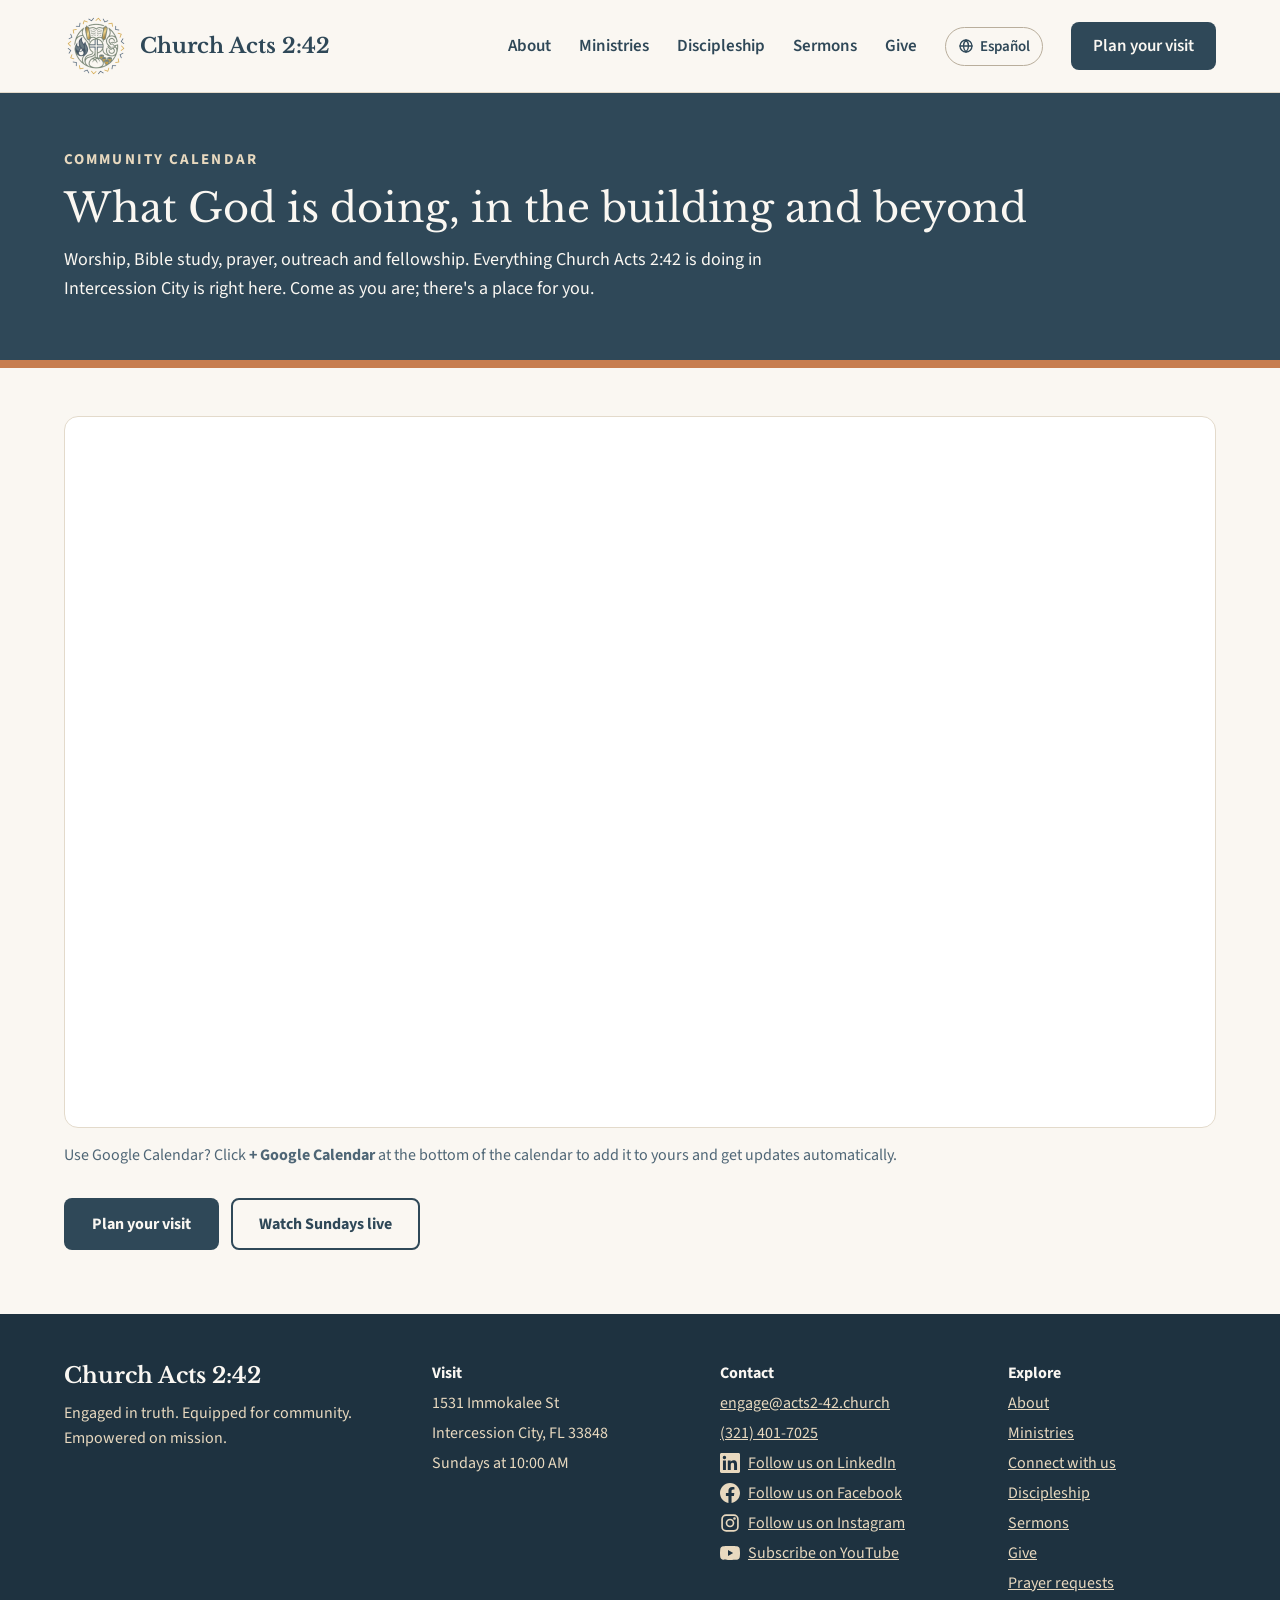
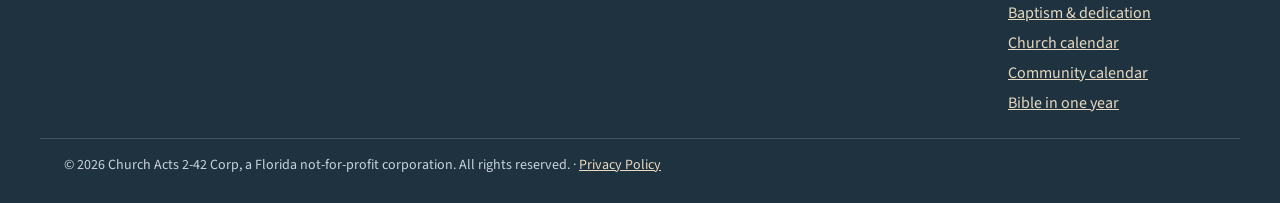
<file: calendar.html>
<!doctype html>
<html lang="en">
<head>
<meta charset="utf-8">
<title>Community Calendar | Church Acts 2:42</title>
<meta name="viewport" content="width=device-width, initial-scale=1">
<meta name="description" content="Church Acts 2:42 is a Christ-centered, Scripture-governed church in Intercession City, Florida. Join us Sundays at 10:00 AM at 1531 Immokalee St.">
<link rel="icon" type="image/png" href="assets/logo-icon.png">
<meta property="og:title" content="Church Acts 2:42">
<meta property="og:description" content="Church Acts 2:42 is a Christ-centered, Scripture-governed church in Intercession City, Florida. Join us Sundays at 10:00 AM at 1531 Immokalee St.">
<meta property="og:image" content="https://acts2-42.church/assets/logo.png">
<link rel="stylesheet" href="https://fonts.googleapis.com/css2?family=Libre+Baskerville:ital,wght@0,400;0,700;1,400&amp;family=Source+Sans+3:wght@400;600;700&amp;display=swap">
<style>
body{margin:0;background:#FAF7F2}
a{color:#2F4858}a:hover{color:#1E3240}
.cal-agenda{display:none}
@media (max-width:700px){.cal-month{display:none}.cal-agenda{display:block}}
</style>
<link rel="stylesheet" href="assets/site.css">

</head>
<body>
<div style="width: 100%; background: #FAF7F2; font-family: 'Source Sans 3', sans-serif; color: #2F4858">

  <header style="background: #FAF7F2; border-bottom: 1px solid #E3DACB">
    <div style="max-width: 1200px; margin: 0 auto; padding: 14px 24px; display: flex; flex-wrap: wrap; align-items: center; justify-content: space-between; gap: 16px">
      <a href="index.html" style="display: flex; align-items: center; gap: 12px; text-decoration: none">
        <img src="assets/logo-icon.png" alt="" style="width: 64px; height: 64px">
        <span style="font-family: 'Libre Baskerville', serif; font-size: 21px; font-weight: 700; color: #2F4858">Church Acts 2:42</span>
      </a>
      <nav aria-label="Main" style="display: flex; flex-wrap: wrap; align-items: center; gap: 8px 28px; font-size: 17px; font-weight: 600">
        <a href="about.html" style="text-decoration: none; padding: 10px 0">About</a>
        <a href="ministries.html" style="text-decoration: none; padding: 10px 0">Ministries</a>
        <a href="discipleship.html" style="text-decoration: none; padding: 10px 0">Discipleship</a>
        <a href="sermons.html" style="text-decoration: none; padding: 10px 0">Sermons</a>
        <a href="give.html" style="text-decoration: none; padding: 10px 0">Give</a>
        <a href="es.html" lang="es" hreflang="es" aria-label="Ver este sitio en español" style="display: inline-flex; align-items: center; gap: 6px; text-decoration: none; padding: 8px 12px; border: 1px solid #B9AE9C; border-radius: 999px; font-size: 15px"><svg aria-hidden="true" width="16" height="16" viewBox="0 0 24 24" fill="none" stroke="#2F4858" stroke-width="2" stroke-linecap="round"><circle cx="12" cy="12" r="9"></circle><path d="M3 12h18M12 3c2.5 2.7 3.8 5.7 3.8 9s-1.3 6.3-3.8 9c-2.5-2.7-3.8-5.7-3.8-9S9.5 5.7 12 3z"></path></svg>Español</a>
        <a href="visit.html" style="text-decoration: none; background: #2F4858; color: #FAF7F2; padding: 12px 22px; border-radius: 8px">Plan your visit</a>
      </nav>
    </div>
  </header>

  <section style="background: #2F4858">
    <div style="max-width: 1200px; margin: 0 auto; padding: 56px 24px; display: flex; flex-direction: column; gap: 14px">
      <span style="font-size: 15px; font-weight: 700; letter-spacing: 0.14em; text-transform: uppercase; color: #E8D9BF">Community calendar</span>
      <h1 style="margin: 0; font-family: 'Libre Baskerville', serif; font-weight: 400; font-size: 40px; line-height: 1.2; color: #FAF7F2">What God is doing, in the building and beyond</h1>
      <p style="margin: 0; font-size: 18px; line-height: 1.6; color: #FAF7F2; max-width: 760px">Worship, Bible study, prayer, outreach and fellowship. Everything Church Acts 2:42 is doing in Intercession City is right here. Come as you are; there's a place for you.</p>
    </div>
  </section>
  <div style="height: 8px; background: #C77D4F"></div>

  <section style="max-width: 1200px; margin: 0 auto; padding: 48px 24px 24px">
    <div style="background: #FFFFFF; border: 1px solid #E3DACB; border-radius: 14px; padding: 12px; overflow: hidden">
      <iframe class="cal-month" title="Church Acts 2:42 community calendar" src="https://calendar.google.com/calendar/embed?src=c_1b3f48220cdac9be06e5e3fe3be5da96d85780a4ed7cad7617e1cedddfc9a7e8%40group.calendar.google.com&amp;ctz=America%2FNew_York&amp;mode=MONTH&amp;showPrint=0&amp;showTitle=0" style="border: 0; width: 100%; height: 680px" loading="lazy"></iframe>
      <iframe class="cal-agenda" title="Church Acts 2:42 community calendar (list view)" src="https://calendar.google.com/calendar/embed?src=c_1b3f48220cdac9be06e5e3fe3be5da96d85780a4ed7cad7617e1cedddfc9a7e8%40group.calendar.google.com&amp;ctz=America%2FNew_York&amp;mode=AGENDA&amp;showPrint=0&amp;showTitle=0&amp;showTabs=0" style="border: 0; width: 100%; height: 560px" loading="lazy"></iframe>
    </div>
    <p style="margin: 16px 0 0; font-size: 16px; color: #4F6676">Use Google Calendar? Click <b>+ Google Calendar</b> at the bottom of the calendar to add it to yours and get updates automatically.</p>
  </section>

  <section style="max-width: 1200px; margin: 0 auto; padding: 8px 24px 64px; display: flex; flex-wrap: wrap; gap: 12px">
    <a href="visit.html" style="text-decoration: none; background: #2F4858; color: #FAF7F2; font-weight: 700; padding: 15px 28px; border-radius: 8px">Plan your visit</a>
    <a href="https://www.youtube.com/@Acts2-42.church/live" target="_blank" rel="noopener" style="text-decoration: none; border: 2px solid #2F4858; color: #2F4858; font-weight: 700; padding: 13px 26px; border-radius: 8px">Watch Sundays live</a>
  </section>

  <footer style="background: #1E3240; color: #E8D9BF">
    <div style="max-width: 1200px; margin: 0 auto; padding: 48px 24px 24px; display: flex; flex-wrap: wrap; gap: 40px; justify-content: space-between">
      <div style="flex: 1 1 280px; display: flex; flex-direction: column; gap: 12px">
        <span style="font-family: 'Libre Baskerville', serif; font-size: 22px; font-weight: 700; color: #FAF7F2">Church Acts 2:42</span>
        <span style="font-size: 16px; line-height: 1.6">Engaged in truth. Equipped for community. Empowered on mission.</span>
      </div>
      <div style="flex: 1 1 200px; display: flex; flex-direction: column; gap: 8px; font-size: 16px">
        <span style="font-weight: 700; color: #FAF7F2">Visit</span><span>1531 Immokalee St</span><span>Intercession City, FL 33848</span><span>Sundays at 10:00 AM</span>
      </div>
      <div style="flex: 1 1 200px; display: flex; flex-direction: column; gap: 8px; font-size: 16px">
        <span style="font-weight: 700; color: #FAF7F2">Contact</span><a href="mailto:engage@acts2-42.church" style="color: #E8D9BF">engage@acts2-42.church</a><a href="tel:+13214017025" style="color: #E8D9BF">(321) 401-7025</a><a href="https://www.linkedin.com/company/church-acts-2-42/" target="_blank" rel="noopener" style="display: inline-flex; align-items: center; gap: 8px; color: #E8D9BF"><svg aria-hidden="true" width="20" height="20" viewBox="0 0 24 24" fill="#E8D9BF"><path d="M20.45 20.45h-3.56v-5.57c0-1.33-.02-3.04-1.85-3.04-1.86 0-2.14 1.45-2.14 2.94v5.67H9.34V9h3.42v1.56h.05c.48-.9 1.64-1.85 3.37-1.85 3.6 0 4.27 2.37 4.27 5.46v6.28zM5.34 7.43a2.06 2.06 0 1 1 0-4.13 2.06 2.06 0 0 1 0 4.13zM7.12 20.45H3.56V9h3.56v11.45zM22.22 0H1.77C.79 0 0 .77 0 1.73v20.54C0 23.23.79 24 1.77 24h20.45c.98 0 1.78-.77 1.78-1.73V1.73C24 .77 23.2 0 22.22 0z"/></svg>Follow us on LinkedIn</a><a href="https://www.facebook.com/profile.php?id=61595333942653" target="_blank" rel="noopener" style="display: inline-flex; align-items: center; gap: 8px; color: #E8D9BF"><svg aria-hidden="true" width="20" height="20" viewBox="0 0 24 24" fill="#E8D9BF"><path d="M24 12.07C24 5.41 18.63 0 12 0S0 5.4 0 12.07C0 18.1 4.39 23.1 10.13 24v-8.44H7.08v-3.49h3.04V9.41c0-3.02 1.8-4.7 4.54-4.7 1.31 0 2.68.24 2.68.24v2.97h-1.5c-1.5 0-1.96.93-1.96 1.89v2.26h3.32l-.53 3.5h-2.8V24C19.62 23.1 24 18.1 24 12.07z"/></svg>Follow us on Facebook</a><a href="https://www.instagram.com/churchactz242/" target="_blank" rel="noopener" style="display: inline-flex; align-items: center; gap: 8px; color: #E8D9BF"><svg aria-hidden="true" width="20" height="20" viewBox="0 0 24 24" fill="none" stroke="#E8D9BF" stroke-width="2" stroke-linecap="round" stroke-linejoin="round"><rect x="2.5" y="2.5" width="19" height="19" rx="5"/><circle cx="12" cy="12" r="4.2"/><circle cx="17.4" cy="6.6" r="0.6" fill="#E8D9BF"/></svg>Follow us on Instagram</a><a href="https://www.youtube.com/@Acts2-42.church" target="_blank" rel="noopener" style="display: inline-flex; align-items: center; gap: 8px; color: #E8D9BF"><svg aria-hidden="true" width="20" height="20" viewBox="0 0 24 24" fill="#E8D9BF"><path d="M23.5 6.2a3 3 0 0 0-2.1-2.1C19.5 3.6 12 3.6 12 3.6s-7.5 0-9.4.5A3 3 0 0 0 .5 6.2 31 31 0 0 0 0 12a31 31 0 0 0 .5 5.8 3 3 0 0 0 2.1 2.1c1.9.5 9.4.5 9.4.5s7.5 0 9.4-.5a3 3 0 0 0 2.1-2.1A31 31 0 0 0 24 12a31 31 0 0 0-.5-5.8zM9.6 15.6V8.4l6.2 3.6-6.2 3.6z"/></svg>Subscribe on YouTube</a>
      </div>
      <nav aria-label="Footer" style="flex: 1 1 160px; display: flex; flex-direction: column; gap: 8px; font-size: 16px">
        <span style="font-weight: 700; color: #FAF7F2">Explore</span>
        <a href="about.html" style="color: #E8D9BF">About</a>
        <a href="ministries.html" style="color: #E8D9BF">Ministries</a>
        <a href="connect.html" style="color: #E8D9BF">Connect with us</a>
        <a href="discipleship.html" style="color: #E8D9BF">Discipleship</a>
        <a href="sermons.html" style="color: #E8D9BF">Sermons</a>
        <a href="give.html" style="color: #E8D9BF">Give</a>
        <a href="index.html#prayer" style="color: #E8D9BF">Prayer requests</a>
        <a href="baptism.html" style="color: #E8D9BF">Baptism &amp; dedication</a>
        <a href="https://church-acts-2-42-corp-546169.churchcenter.com/calendar" target="_blank" rel="noopener" style="color: #E8D9BF">Church calendar</a>
        <a href="calendar.html" style="color: #E8D9BF">Community calendar</a>
        <a href="bible-plan.html" style="color: #E8D9BF">Bible in one year</a>
      </nav>
    </div>
    <div style="max-width: 1200px; margin: 0 auto; padding: 16px 24px 28px; border-top: 1px solid #3B5566; font-size: 14px; color: #C9D3DB">© 2026 Church Acts 2-42 Corp, a Florida not-for-profit corporation. All rights reserved. · <a href="privacy.html" style="color: #E8D9BF">Privacy Policy</a></div>
  </footer>
</div>
<script src="assets/site.js"></script>
</body>
</html>
</file>
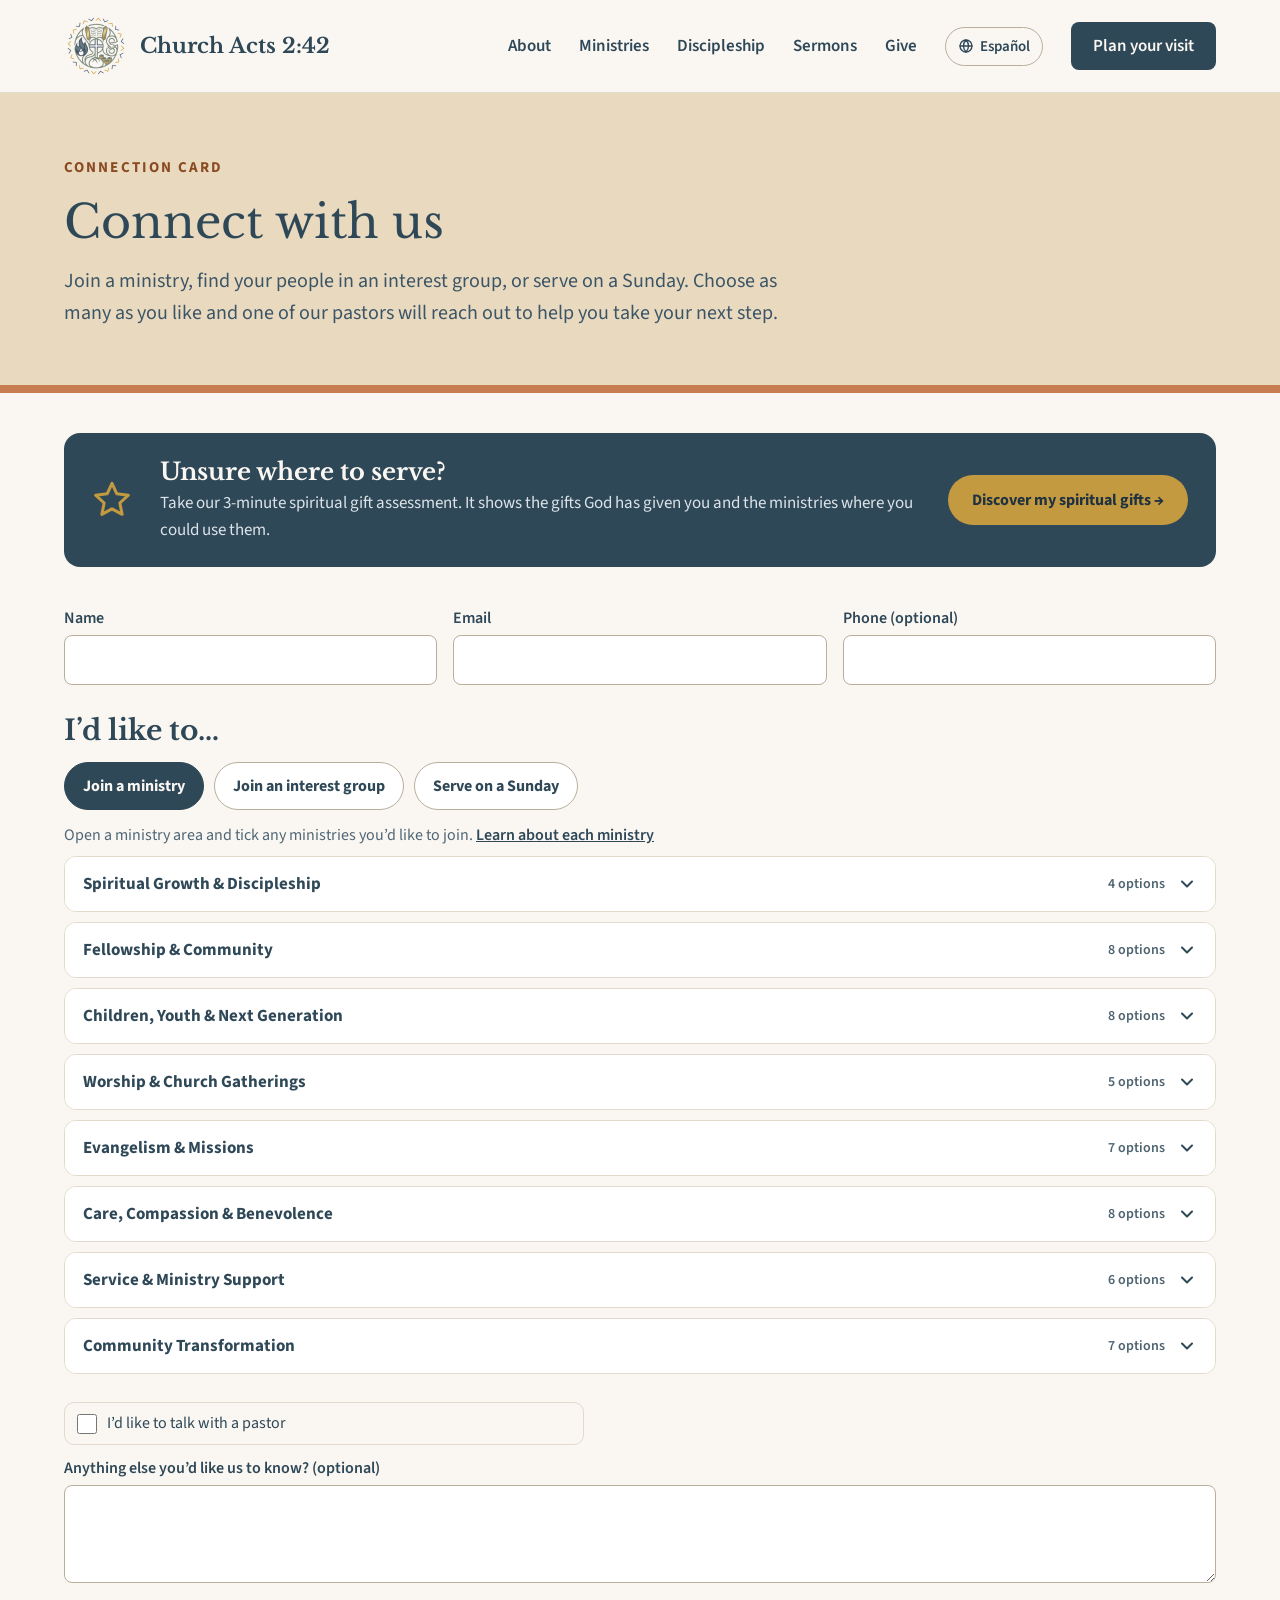
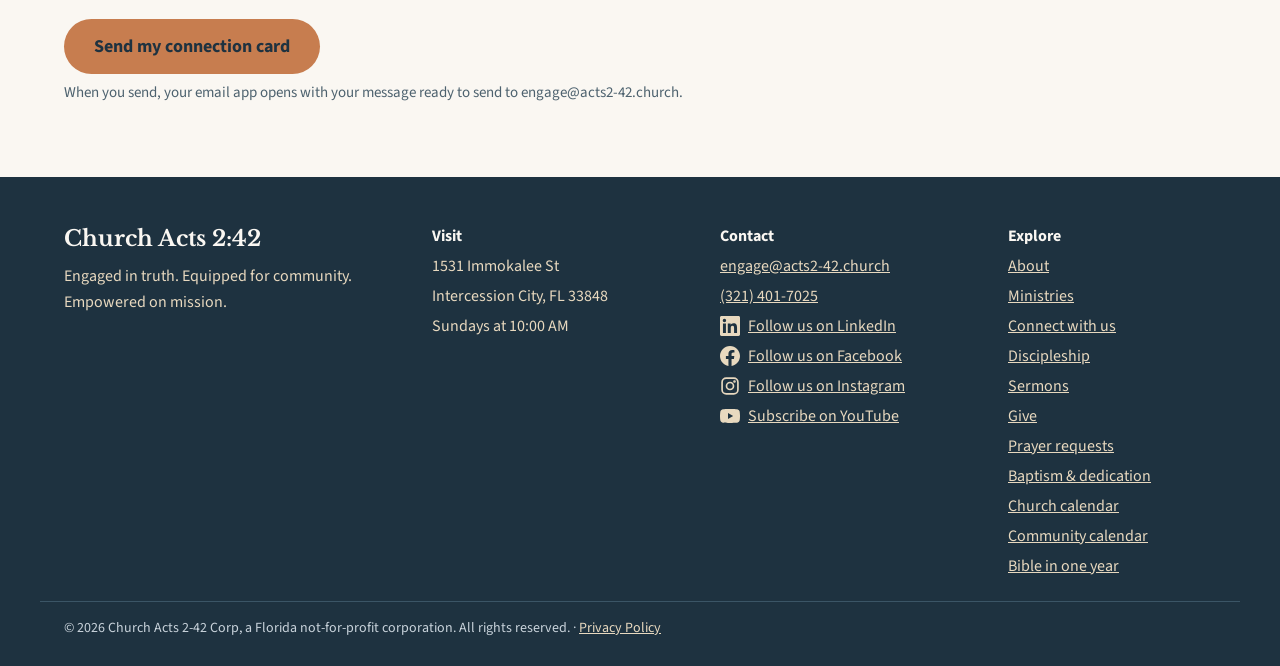
<file: connect.html>
<!doctype html>
<html lang="en">
<head>
<meta charset="utf-8">
<title>Connect With Us | Church Acts 2:42</title>
<meta name="viewport" content="width=device-width, initial-scale=1">
<meta name="description" content="Church Acts 2:42 is a Christ-centered, Scripture-governed church in Intercession City, Florida. Join us Sundays at 10:00 AM at 1531 Immokalee St.">
<link rel="icon" type="image/png" href="assets/logo-icon.png">
<meta property="og:title" content="Church Acts 2:42">
<meta property="og:description" content="Church Acts 2:42 is a Christ-centered, Scripture-governed church in Intercession City, Florida. Join us Sundays at 10:00 AM at 1531 Immokalee St.">
<meta property="og:image" content="https://acts2-42.church/assets/logo.png">
<link rel="stylesheet" href="https://fonts.googleapis.com/css2?family=Libre+Baskerville:ital,wght@0,400;0,700;1,400&amp;family=Source+Sans+3:wght@400;600;700&amp;display=swap">
<style>
body{margin:0;background:#FAF7F2}
a{color:#2F4858}a:hover{color:#1E3240}
.tabs{display:flex;flex-wrap:wrap;gap:10px}
.tab{font:inherit;font-weight:700;font-size:16px;padding:12px 18px;border-radius:999px;border:1px solid #B9AE9C;background:#FFFFFF;color:#2F4858;cursor:pointer}
.tab[aria-selected="true"]{background:#2F4858;color:#FAF7F2;border-color:#2F4858}
.tab .cnt{display:inline-block;min-width:20px;margin-left:6px;padding:1px 7px;border-radius:999px;background:#C77D4F;color:#1E3240;font-size:13px}
.tab .cnt:empty{display:none}
details.cg{border:1px solid #E3DACB;border-radius:12px;overflow:hidden;background:#FFFFFF}
details.cg>summary{list-style:none;cursor:pointer;display:flex;align-items:center;gap:12px;padding:15px 18px;font-weight:700;font-size:17px}
details.cg>summary::-webkit-details-marker{display:none} details.cg>summary::marker{content:""}
details.cg>summary:focus-visible{outline:3px solid #C77D4F;outline-offset:-3px}
.cg-n{margin-left:auto;font-size:14px;font-weight:600;opacity:.85;white-space:nowrap}
.cg-chev{flex-shrink:0;transition:transform .2s ease} details.cg[open] .cg-chev{transform:rotate(180deg)}
.ckgrid{display:grid;grid-template-columns:repeat(auto-fill,minmax(min(100%,250px),1fr));gap:8px;padding:14px 16px 18px}
.ck{display:flex;align-items:flex-start;gap:10px;padding:10px 12px;border:1px solid #E3DACB;border-radius:10px;background:#FAF7F2;cursor:pointer;font-size:16px;line-height:1.35;color:#2F4858}
.ck:hover{border-color:#C77D4F}
.ck input{width:20px;height:20px;accent-color:#C77D4F;flex-shrink:0;margin:1px 0 0}
.ck small{display:block;font-size:14px;color:#5A6F7D;margin-top:2px}
.ck:has(input:checked){background:#FFF6EF;border-color:#C77D4F}
.fld{display:flex;flex-direction:column;gap:6px;font-weight:600;font-size:16px;color:#2F4858}
.fld input,.fld select,.fld textarea{font:inherit;font-weight:400;font-size:17px;padding:12px 14px;border:1px solid #B9AE9C;border-radius:8px;background:#FFFFFF;color:#2F4858}
</style>
<link rel="stylesheet" href="assets/site.css">

</head>
<body>
<div style="width: 100%; background: #FAF7F2; font-family: 'Source Sans 3', sans-serif; color: #2F4858">

  <header style="background: #FAF7F2; border-bottom: 1px solid #E3DACB">
    <div style="max-width: 1200px; margin: 0 auto; padding: 14px 24px; display: flex; flex-wrap: wrap; align-items: center; justify-content: space-between; gap: 16px">
      <a href="index.html" style="display: flex; align-items: center; gap: 12px; text-decoration: none">
        <img src="assets/logo-icon.png" alt="" style="width: 64px; height: 64px">
        <span style="font-family: 'Libre Baskerville', serif; font-size: 21px; font-weight: 700; color: #2F4858">Church Acts 2:42</span>
      </a>
      <nav aria-label="Main" style="display: flex; flex-wrap: wrap; align-items: center; gap: 8px 28px; font-size: 17px; font-weight: 600">
        <a href="about.html" style="text-decoration: none; padding: 10px 0">About</a>
        <a href="ministries.html" style="text-decoration: none; padding: 10px 0">Ministries</a>
        <a href="discipleship.html" style="text-decoration: none; padding: 10px 0">Discipleship</a>
        <a href="sermons.html" style="text-decoration: none; padding: 10px 0">Sermons</a>
        <a href="give.html" style="text-decoration: none; padding: 10px 0">Give</a>
        <a href="es.html" lang="es" hreflang="es" aria-label="Ver este sitio en español" style="display: inline-flex; align-items: center; gap: 6px; text-decoration: none; padding: 8px 12px; border: 1px solid #B9AE9C; border-radius: 999px; font-size: 15px"><svg aria-hidden="true" width="16" height="16" viewBox="0 0 24 24" fill="none" stroke="#2F4858" stroke-width="2" stroke-linecap="round"><circle cx="12" cy="12" r="9"></circle><path d="M3 12h18M12 3c2.5 2.7 3.8 5.7 3.8 9s-1.3 6.3-3.8 9c-2.5-2.7-3.8-5.7-3.8-9S9.5 5.7 12 3z"></path></svg>Español</a>
        <a href="visit.html" style="text-decoration: none; background: #2F4858; color: #FAF7F2; padding: 12px 22px; border-radius: 8px">Plan your visit</a>
      </nav>
    </div>
  </header>

  <section style="background: #E8D9BF">
    <div style="max-width: 1200px; margin: 0 auto; padding: 64px 24px 56px; display: flex; flex-direction: column; gap: 16px">
      <span style="font-size: 15px; font-weight: 700; letter-spacing: 0.14em; text-transform: uppercase; color: #8A4A22">Connection card</span>
      <h1 style="margin: 0; font-family: 'Libre Baskerville', serif; font-weight: 400; font-size: 46px; line-height: 1.2; max-width: 880px">Connect with us</h1>
      <p style="margin: 0; font-size: 20px; line-height: 1.6; color: #3B5566; max-width: 760px">Join a ministry, find your people in an interest group, or serve on a Sunday. Choose as many as you like and one of our pastors will reach out to help you take your next step.</p>
    </div>
  </section>
  <div style="height: 8px; background: #C77D4F"></div>

  <section style="max-width: 1200px; margin: 0 auto; padding: 40px 24px 0">
    <div style="background: #2F4858; color: #FAF7F2; border-radius: 16px; padding: 24px 28px; display: flex; flex-wrap: wrap; align-items: center; gap: 16px 28px">
      <svg aria-hidden="true" width="40" height="40" viewBox="0 0 24 24" fill="none" stroke="#C49A40" stroke-width="1.8" stroke-linecap="round" stroke-linejoin="round" style="flex-shrink:0"><path d="M12 2l2.9 6.3 6.9.8-5.1 4.7 1.4 6.8L12 17.3 5.9 20.6l1.4-6.8L2.2 9.1l6.9-.8z"/></svg>
      <div style="flex: 1 1 360px; display: flex; flex-direction: column; gap: 4px"><h2 style="margin: 0; font-family: 'Libre Baskerville', serif; font-size: 24px; color: #FAF7F2">Unsure where to serve?</h2><p style="margin: 0; font-size: 17px; line-height: 1.55; color: #DCE3E8">Take our 3-minute spiritual gift assessment. It shows the gifts God has given you and the ministries where you could use them.</p></div>
      <a href="give.html#gifts" style="text-decoration: none; font-weight: 700; background: #C49A40; color: #1E3240; padding: 14px 24px; border-radius: 999px; white-space: nowrap">Discover my spiritual gifts →</a>
    </div>
  </section>

  <section style="max-width: 1200px; margin: 0 auto; padding: 40px 24px 72px">
    <form id="connect-form" data-subject="Connection card" style="display: flex; flex-direction: column; gap: 28px">
      <div style="display: grid; grid-template-columns: repeat(auto-fit, minmax(min(100%, 260px), 1fr)); gap: 16px">
        <label class="fld">Name<input type="text" name="name" autocomplete="name" required></label>
        <label class="fld">Email<input type="email" name="email" autocomplete="email" required></label>
        <label class="fld">Phone (optional)<input type="tel" name="phone" autocomplete="tel"></label>
      </div>

      <div style="display: flex; flex-direction: column; gap: 14px">
        <h2 style="margin: 0; font-family: 'Libre Baskerville', serif; font-size: 28px">I’d like to…</h2>
        <div class="tabs" role="tablist" aria-label="How would you like to connect?">
          <button type="button" class="tab" role="tab" id="t-min" aria-controls="p-min" aria-selected="true">Join a ministry<span class="cnt"></span></button>
          <button type="button" class="tab" role="tab" id="t-ig" aria-controls="p-ig" aria-selected="false">Join an interest group<span class="cnt"></span></button>
          <button type="button" class="tab" role="tab" id="t-sun" aria-controls="p-sun" aria-selected="false">Serve on a Sunday<span class="cnt"></span></button>
        </div>
        <div id="p-min" role="tabpanel" aria-labelledby="t-min" style="display: flex; flex-direction: column; gap: 10px">
          <p style="margin: 0; font-size: 16px; color: #4F6676">Open a ministry area and tick any ministries you’d like to join. <a href="ministries.html" style="font-weight: 600">Learn about each ministry</a></p>
          <details class="cg"><summary style="background:#FFFFFF;color:#2F4858"><span>Spiritual Growth &amp; Discipleship</span><span class="cg-n" data-total="4">4 options</span><svg class="cg-chev" aria-hidden="true" width="20" height="20" viewBox="0 0 24 24" fill="none" stroke="currentColor" stroke-width="2.4" stroke-linecap="round" stroke-linejoin="round"><path d="M6 9l6 6 6-6"/></svg></summary><div class="ckgrid"><label class="ck"><input type="checkbox" data-cat="Spiritual Growth &amp; Discipleship"><span>New Believers Ministry</span></label><label class="ck"><input type="checkbox" data-cat="Spiritual Growth &amp; Discipleship"><span>Bible Study Ministry</span></label><label class="ck"><input type="checkbox" data-cat="Spiritual Growth &amp; Discipleship"><span>Leadership Development Ministry</span></label><label class="ck"><input type="checkbox" data-cat="Spiritual Growth &amp; Discipleship"><span>Bond Servant Training &amp; Development Ministry</span></label></div></details><details class="cg"><summary style="background:#FFFFFF;color:#2F4858"><span>Fellowship &amp; Community</span><span class="cg-n" data-total="8">8 options</span><svg class="cg-chev" aria-hidden="true" width="20" height="20" viewBox="0 0 24 24" fill="none" stroke="currentColor" stroke-width="2.4" stroke-linecap="round" stroke-linejoin="round"><path d="M6 9l6 6 6-6"/></svg></summary><div class="ckgrid"><label class="ck"><input type="checkbox" data-cat="Fellowship &amp; Community"><span>Men’s Ministry</span></label><label class="ck"><input type="checkbox" data-cat="Fellowship &amp; Community"><span>Women’s Ministry</span></label><label class="ck"><input type="checkbox" data-cat="Fellowship &amp; Community"><span>Marriage &amp; Family Ministry</span></label><label class="ck"><input type="checkbox" data-cat="Fellowship &amp; Community"><span>Senior Parents Ministry</span></label><label class="ck"><input type="checkbox" data-cat="Fellowship &amp; Community"><span>Singles Ministry</span></label><label class="ck"><input type="checkbox" data-cat="Fellowship &amp; Community"><span>Hospitality &amp; Welcome Ministry</span></label><label class="ck"><input type="checkbox" data-cat="Fellowship &amp; Community"><span>Communion Ministry</span></label><label class="ck"><input type="checkbox" data-cat="Fellowship &amp; Community"><span>Baptism Ministry</span></label></div></details><details class="cg"><summary style="background:#FFFFFF;color:#2F4858"><span>Children, Youth &amp; Next Generation</span><span class="cg-n" data-total="8">8 options</span><svg class="cg-chev" aria-hidden="true" width="20" height="20" viewBox="0 0 24 24" fill="none" stroke="currentColor" stroke-width="2.4" stroke-linecap="round" stroke-linejoin="round"><path d="M6 9l6 6 6-6"/></svg></summary><div class="ckgrid"><label class="ck"><input type="checkbox" data-cat="Children, Youth &amp; Next Generation"><span>Children’s Ministry</span></label><label class="ck"><input type="checkbox" data-cat="Children, Youth &amp; Next Generation"><span>Puppet Ministry</span></label><label class="ck"><input type="checkbox" data-cat="Children, Youth &amp; Next Generation"><span>EXTRAordinary Kids</span></label><label class="ck"><input type="checkbox" data-cat="Children, Youth &amp; Next Generation"><span>Youth Ministry</span></label><label class="ck"><input type="checkbox" data-cat="Children, Youth &amp; Next Generation"><span>Young Adults Ministry</span></label><label class="ck"><input type="checkbox" data-cat="Children, Youth &amp; Next Generation"><span>Vacation Bible School</span></label><label class="ck"><input type="checkbox" data-cat="Children, Youth &amp; Next Generation"><span>Student Discipleship Ministry</span></label><label class="ck"><input type="checkbox" data-cat="Children, Youth &amp; Next Generation"><span>Royal Rangers</span></label></div></details><details class="cg"><summary style="background:#FFFFFF;color:#2F4858"><span>Worship &amp; Church Gatherings</span><span class="cg-n" data-total="5">5 options</span><svg class="cg-chev" aria-hidden="true" width="20" height="20" viewBox="0 0 24 24" fill="none" stroke="currentColor" stroke-width="2.4" stroke-linecap="round" stroke-linejoin="round"><path d="M6 9l6 6 6-6"/></svg></summary><div class="ckgrid"><label class="ck"><input type="checkbox" data-cat="Worship &amp; Church Gatherings"><span>Worship Ministry</span></label><label class="ck"><input type="checkbox" data-cat="Worship &amp; Church Gatherings"><span>Prayer &amp; Intercession Ministry</span></label><label class="ck"><input type="checkbox" data-cat="Worship &amp; Church Gatherings"><span>Service Coordination Ministry</span></label><label class="ck"><input type="checkbox" data-cat="Worship &amp; Church Gatherings"><span>Audio, Video &amp; Technology Ministry</span></label><label class="ck"><input type="checkbox" data-cat="Worship &amp; Church Gatherings"><span>Church Communications Ministry</span></label></div></details><details class="cg"><summary style="background:#FFFFFF;color:#2F4858"><span>Evangelism &amp; Missions</span><span class="cg-n" data-total="7">7 options</span><svg class="cg-chev" aria-hidden="true" width="20" height="20" viewBox="0 0 24 24" fill="none" stroke="currentColor" stroke-width="2.4" stroke-linecap="round" stroke-linejoin="round"><path d="M6 9l6 6 6-6"/></svg></summary><div class="ckgrid"><label class="ck"><input type="checkbox" data-cat="Evangelism &amp; Missions"><span>Evangelism Ministry</span></label><label class="ck"><input type="checkbox" data-cat="Evangelism &amp; Missions"><span>Outreach Ministry</span></label><label class="ck"><input type="checkbox" data-cat="Evangelism &amp; Missions"><span>Local Missions Ministry</span></label><label class="ck"><input type="checkbox" data-cat="Evangelism &amp; Missions"><span>Global Missions Ministry</span></label><label class="ck"><input type="checkbox" data-cat="Evangelism &amp; Missions"><span>Personal Testimony &amp; Witness Ministry</span></label><label class="ck"><input type="checkbox" data-cat="Evangelism &amp; Missions"><span>Community Engagement Ministry</span></label><label class="ck"><input type="checkbox" data-cat="Evangelism &amp; Missions"><span>New Member Integration Ministry</span></label></div></details><details class="cg"><summary style="background:#FFFFFF;color:#2F4858"><span>Care, Compassion &amp; Benevolence</span><span class="cg-n" data-total="8">8 options</span><svg class="cg-chev" aria-hidden="true" width="20" height="20" viewBox="0 0 24 24" fill="none" stroke="currentColor" stroke-width="2.4" stroke-linecap="round" stroke-linejoin="round"><path d="M6 9l6 6 6-6"/></svg></summary><div class="ckgrid"><label class="ck"><input type="checkbox" data-cat="Care, Compassion &amp; Benevolence"><span>Pastoral Care Ministry</span></label><label class="ck"><input type="checkbox" data-cat="Care, Compassion &amp; Benevolence"><span>Hospital &amp; Home Visitation Ministry</span></label><label class="ck"><input type="checkbox" data-cat="Care, Compassion &amp; Benevolence"><span>Bereavement &amp; Grief Support Ministry</span></label><label class="ck"><input type="checkbox" data-cat="Care, Compassion &amp; Benevolence"><span>Benevolence &amp; Emergency Assistance Ministry</span></label><label class="ck"><input type="checkbox" data-cat="Care, Compassion &amp; Benevolence"><span>Food Pantry Ministry</span></label><label class="ck"><input type="checkbox" data-cat="Care, Compassion &amp; Benevolence"><span>Reentry Support Ministry</span></label><label class="ck"><input type="checkbox" data-cat="Care, Compassion &amp; Benevolence"><span>AA for Christ Ministry</span></label><label class="ck"><input type="checkbox" data-cat="Care, Compassion &amp; Benevolence"><span>Prison Ministry</span></label></div></details><details class="cg"><summary style="background:#FFFFFF;color:#2F4858"><span>Service &amp; Ministry Support</span><span class="cg-n" data-total="6">6 options</span><svg class="cg-chev" aria-hidden="true" width="20" height="20" viewBox="0 0 24 24" fill="none" stroke="currentColor" stroke-width="2.4" stroke-linecap="round" stroke-linejoin="round"><path d="M6 9l6 6 6-6"/></svg></summary><div class="ckgrid"><label class="ck"><input type="checkbox" data-cat="Service &amp; Ministry Support"><span>Facilities &amp; Maintenance Ministry</span></label><label class="ck"><input type="checkbox" data-cat="Service &amp; Ministry Support"><span>Safety Ministry</span></label><label class="ck"><input type="checkbox" data-cat="Service &amp; Ministry Support"><span>Transportation Ministry</span></label><label class="ck"><input type="checkbox" data-cat="Service &amp; Ministry Support"><span>Church Administration Ministry</span></label><label class="ck"><input type="checkbox" data-cat="Service &amp; Ministry Support"><span>Event Planning Ministry</span></label><label class="ck"><input type="checkbox" data-cat="Service &amp; Ministry Support"><span>Finance &amp; Stewardship Ministry</span></label></div></details><details class="cg"><summary style="background:#FFFFFF;color:#2F4858"><span>Community Transformation</span><span class="cg-n" data-total="7">7 options</span><svg class="cg-chev" aria-hidden="true" width="20" height="20" viewBox="0 0 24 24" fill="none" stroke="currentColor" stroke-width="2.4" stroke-linecap="round" stroke-linejoin="round"><path d="M6 9l6 6 6-6"/></svg></summary><div class="ckgrid"><label class="ck"><input type="checkbox" data-cat="Community Transformation"><span>Workforce Development Ministry</span></label><label class="ck"><input type="checkbox" data-cat="Community Transformation"><span>Career Mentorship Ministry</span></label><label class="ck"><input type="checkbox" data-cat="Community Transformation"><span>Educational Support &amp; Tutoring Ministry</span></label><label class="ck"><input type="checkbox" data-cat="Community Transformation"><span>Community Resource Navigation Ministry</span></label><label class="ck"><input type="checkbox" data-cat="Community Transformation"><span>Homelessness &amp; Housing Support Ministry</span></label><label class="ck"><input type="checkbox" data-cat="Community Transformation"><span>Prison &amp; Reentry Outreach Ministry</span></label><label class="ck"><input type="checkbox" data-cat="Community Transformation"><span>Family Resource Assistance Ministry</span></label></div></details>
        </div>
        <div id="p-ig" role="tabpanel" aria-labelledby="t-ig" style="display: none; flex-direction: column; gap: 10px">
          <p style="margin: 0; font-size: 16px; color: #4F6676">Find your people around something you already love. <a href="ministries.html" style="font-weight: 600">See group descriptions</a></p>
          <details class="cg"><summary style="background:#2F4858;color:#FAF7F2"><span>Men’s interest groups</span><span class="cg-n" data-total="13">13 options</span><svg class="cg-chev" aria-hidden="true" width="20" height="20" viewBox="0 0 24 24" fill="none" stroke="currentColor" stroke-width="2.4" stroke-linecap="round" stroke-linejoin="round"><path d="M6 9l6 6 6-6"/></svg></summary><div class="ckgrid"><label class="ck"><input type="checkbox" data-cat="Men’s interest groups"><span>Faith, Bats &amp; Brotherhood<small>Softball</small></span></label><label class="ck"><input type="checkbox" data-cat="Men’s interest groups"><span>Smoke, Sizzle &amp; Scripture<small>Cookouts</small></span></label><label class="ck"><input type="checkbox" data-cat="Men’s interest groups"><span>Hooked on Faith<small>Fishing</small></span></label><label class="ck"><input type="checkbox" data-cat="Men’s interest groups"><span>Iron Sharpens Iron Golf Club<small>Golfing</small></span></label><label class="ck"><input type="checkbox" data-cat="Men’s interest groups"><span>Faith, Focus &amp; Precision<small>Marksmanship</small></span></label><label class="ck"><input type="checkbox" data-cat="Men’s interest groups"><span>Trailblazers for Christ<small>Hiking</small></span></label><label class="ck"><input type="checkbox" data-cat="Men’s interest groups"><span>Spokes of Faith<small>Cycling</small></span></label><label class="ck"><input type="checkbox" data-cat="Men’s interest groups"><span>Revved Up for Fellowship<small>Car club &amp; racing</small></span></label><label class="ck"><input type="checkbox" data-cat="Men’s interest groups"><span>Crossroads &amp; Christ<small>Motorcycling</small></span></label><label class="ck"><input type="checkbox" data-cat="Men’s interest groups"><span>Seeds of Faith &amp; Brotherhood<small>Farming &amp; homesteading</small></span></label><label class="ck"><input type="checkbox" data-cat="Men’s interest groups"><span>Under His Stars<small>Camping</small></span></label><label class="ck"><input type="checkbox" data-cat="Men’s interest groups"><span>Pursuit of Purpose<small>Hunting</small></span></label><label class="ck"><input type="checkbox" data-cat="Men’s interest groups"><span>Off-Road Disciples<small>Mudding, dirt bikes &amp; ATVs</small></span></label></div></details><details class="cg"><summary style="background:#C77D4F;color:#1E3240"><span>Women’s interest groups</span><span class="cg-n" data-total="11">11 options</span><svg class="cg-chev" aria-hidden="true" width="20" height="20" viewBox="0 0 24 24" fill="none" stroke="currentColor" stroke-width="2.4" stroke-linecap="round" stroke-linejoin="round"><path d="M6 9l6 6 6-6"/></svg></summary><div class="ckgrid"><label class="ck"><input type="checkbox" data-cat="Women’s interest groups"><span>Coffee, Conversation &amp; Christ</span></label><label class="ck"><input type="checkbox" data-cat="Women’s interest groups"><span>Joyful Sisters Social Club</span></label><label class="ck"><input type="checkbox" data-cat="Women’s interest groups"><span>Laughter, Lattes &amp; Lamb</span></label><label class="ck"><input type="checkbox" data-cat="Women’s interest groups"><span>Women of the Word</span></label><label class="ck"><input type="checkbox" data-cat="Women’s interest groups"><span>Creative Hands, Caring Hearts</span></label><label class="ck"><input type="checkbox" data-cat="Women’s interest groups"><span>Pages &amp; Prayer</span></label><label class="ck"><input type="checkbox" data-cat="Women’s interest groups"><span>Hands &amp; Hearts of Service</span></label><label class="ck"><input type="checkbox" data-cat="Women’s interest groups"><span>Faithful Foodies</span></label><label class="ck"><input type="checkbox" data-cat="Women’s interest groups"><span>Faith, Fun &amp; Fitness</span></label><label class="ck"><input type="checkbox" data-cat="Women’s interest groups"><span>Women Warriors</span></label><label class="ck"><input type="checkbox" data-cat="Women’s interest groups"><span>Sisters on Target</span></label></div></details><details class="cg"><summary style="background:#6E8CA0;color:#14232D"><span>Young adults</span><span class="cg-n" data-total="3">3 options</span><svg class="cg-chev" aria-hidden="true" width="20" height="20" viewBox="0 0 24 24" fill="none" stroke="currentColor" stroke-width="2.4" stroke-linecap="round" stroke-linejoin="round"><path d="M6 9l6 6 6-6"/></svg></summary><div class="ckgrid"><label class="ck"><input type="checkbox" data-cat="Young adults"><span>E3</span></label><label class="ck"><input type="checkbox" data-cat="Young adults"><span>Kingdom Men Mentorship</span></label><label class="ck"><input type="checkbox" data-cat="Young adults"><span>Apples of Gold Women Mentorship</span></label></div></details><details class="cg"><summary style="background:#C49A40;color:#1E3240"><span>Youth</span><span class="cg-n" data-total="3">3 options</span><svg class="cg-chev" aria-hidden="true" width="20" height="20" viewBox="0 0 24 24" fill="none" stroke="currentColor" stroke-width="2.4" stroke-linecap="round" stroke-linejoin="round"><path d="M6 9l6 6 6-6"/></svg></summary><div class="ckgrid"><label class="ck"><input type="checkbox" data-cat="Youth"><span>Royal Rangers</span></label><label class="ck"><input type="checkbox" data-cat="Youth"><span>E3 Course</span></label><label class="ck"><input type="checkbox" data-cat="Youth"><span>FCA Sports Camp</span></label></div></details>
        </div>
        <div id="p-sun" role="tabpanel" aria-labelledby="t-sun" style="display: none; flex-direction: column; gap: 14px">
          <p style="margin: 0; font-size: 16px; color: #4F6676">Sunday worship begins at 10:00 AM. Choose the teams you’d like to serve on.</p>
          <div class="ckgrid" style="padding:0"><label class="ck"><input type="checkbox" data-cat="Serve on Sunday"><span>Greeters &amp; Welcome Team<small>Welcome people at the door and help first-time guests</small></span></label><label class="ck"><input type="checkbox" data-cat="Serve on Sunday"><span>Hospitality &amp; Coffee<small>Coffee, snacks and a warm table after service</small></span></label><label class="ck"><input type="checkbox" data-cat="Serve on Sunday"><span>Ushers &amp; Offering<small>Help with seating, offering and service flow</small></span></label><label class="ck"><input type="checkbox" data-cat="Serve on Sunday"><span>EXTRAordinary Kids<small>Teach or assist in the kids’ classroom</small></span></label><label class="ck"><input type="checkbox" data-cat="Serve on Sunday"><span>Nursery<small>Care for our littlest ones</small></span></label><label class="ck"><input type="checkbox" data-cat="Serve on Sunday"><span>Worship Team<small>Vocals and instruments</small></span></label><label class="ck"><input type="checkbox" data-cat="Serve on Sunday"><span>Audio, Video &amp; Livestream<small>Sound, slides and the online service</small></span></label><label class="ck"><input type="checkbox" data-cat="Serve on Sunday"><span>Communion Preparation<small>Prepare the Lord’s Table on first Sundays</small></span></label><label class="ck"><input type="checkbox" data-cat="Serve on Sunday"><span>Prayer Team<small>Pray with people after the service</small></span></label><label class="ck"><input type="checkbox" data-cat="Serve on Sunday"><span>Setup &amp; Teardown<small>Get the room ready and put it away</small></span></label><label class="ck"><input type="checkbox" data-cat="Serve on Sunday"><span>Parking &amp; Safety Team<small>Help people arrive and keep everyone safe</small></span></label></div>
          <label class="fld" style="max-width: 420px">How often can you serve?<select name="frequency"><option value="">Choose one</option><option>Every Sunday</option><option>Twice a month</option><option>Once a month</option><option>As needed</option></select></label>
        </div>
      </div>

      <div style="display: flex; flex-direction: column; gap: 12px">
        <label class="ck" style="max-width: 520px"><input type="checkbox" data-cat="Next step"><span>I’d like to talk with a pastor</span></label>
        <label class="fld">Anything else you’d like us to know? (optional)<textarea name="notes" rows="3"></textarea></label>
      </div>
      <div style="display: flex; flex-direction: column; gap: 8px; align-items: flex-start">
        <p id="pick-summary" style="margin: 0; font-size: 16px; font-weight: 600; color: #8A4A22"></p>
        <button type="submit" style="font: inherit; font-weight: 700; font-size: 18px; background: #C77D4F; color: #1E3240; border: none; padding: 15px 30px; border-radius: 999px; cursor: pointer">Send my connection card</button>
      </div>
    </form>
  </section>

  <footer style="background: #1E3240; color: #E8D9BF">
    <div style="max-width: 1200px; margin: 0 auto; padding: 48px 24px 24px; display: flex; flex-wrap: wrap; gap: 40px; justify-content: space-between">
      <div style="flex: 1 1 280px; display: flex; flex-direction: column; gap: 12px">
        <span style="font-family: 'Libre Baskerville', serif; font-size: 22px; font-weight: 700; color: #FAF7F2">Church Acts 2:42</span>
        <span style="font-size: 16px; line-height: 1.6">Engaged in truth. Equipped for community. Empowered on mission.</span>
      </div>
      <div style="flex: 1 1 200px; display: flex; flex-direction: column; gap: 8px; font-size: 16px">
        <span style="font-weight: 700; color: #FAF7F2">Visit</span><span>1531 Immokalee St</span><span>Intercession City, FL 33848</span><span>Sundays at 10:00 AM</span>
      </div>
      <div style="flex: 1 1 200px; display: flex; flex-direction: column; gap: 8px; font-size: 16px">
        <span style="font-weight: 700; color: #FAF7F2">Contact</span><a href="mailto:engage@acts2-42.church" style="color: #E8D9BF">engage@acts2-42.church</a><a href="tel:+13214017025" style="color: #E8D9BF">(321) 401-7025</a><a href="https://www.linkedin.com/company/church-acts-2-42/" target="_blank" rel="noopener" style="display: inline-flex; align-items: center; gap: 8px; color: #E8D9BF"><svg aria-hidden="true" width="20" height="20" viewBox="0 0 24 24" fill="#E8D9BF"><path d="M20.45 20.45h-3.56v-5.57c0-1.33-.02-3.04-1.85-3.04-1.86 0-2.14 1.45-2.14 2.94v5.67H9.34V9h3.42v1.56h.05c.48-.9 1.64-1.85 3.37-1.85 3.6 0 4.27 2.37 4.27 5.46v6.28zM5.34 7.43a2.06 2.06 0 1 1 0-4.13 2.06 2.06 0 0 1 0 4.13zM7.12 20.45H3.56V9h3.56v11.45zM22.22 0H1.77C.79 0 0 .77 0 1.73v20.54C0 23.23.79 24 1.77 24h20.45c.98 0 1.78-.77 1.78-1.73V1.73C24 .77 23.2 0 22.22 0z"/></svg>Follow us on LinkedIn</a><a href="https://www.facebook.com/profile.php?id=61595333942653" target="_blank" rel="noopener" style="display: inline-flex; align-items: center; gap: 8px; color: #E8D9BF"><svg aria-hidden="true" width="20" height="20" viewBox="0 0 24 24" fill="#E8D9BF"><path d="M24 12.07C24 5.41 18.63 0 12 0S0 5.4 0 12.07C0 18.1 4.39 23.1 10.13 24v-8.44H7.08v-3.49h3.04V9.41c0-3.02 1.8-4.7 4.54-4.7 1.31 0 2.68.24 2.68.24v2.97h-1.5c-1.5 0-1.96.93-1.96 1.89v2.26h3.32l-.53 3.5h-2.8V24C19.62 23.1 24 18.1 24 12.07z"/></svg>Follow us on Facebook</a><a href="https://www.instagram.com/churchactz242/" target="_blank" rel="noopener" style="display: inline-flex; align-items: center; gap: 8px; color: #E8D9BF"><svg aria-hidden="true" width="20" height="20" viewBox="0 0 24 24" fill="none" stroke="#E8D9BF" stroke-width="2" stroke-linecap="round" stroke-linejoin="round"><rect x="2.5" y="2.5" width="19" height="19" rx="5"/><circle cx="12" cy="12" r="4.2"/><circle cx="17.4" cy="6.6" r="0.6" fill="#E8D9BF"/></svg>Follow us on Instagram</a><a href="https://www.youtube.com/@Acts2-42.church" target="_blank" rel="noopener" style="display: inline-flex; align-items: center; gap: 8px; color: #E8D9BF"><svg aria-hidden="true" width="20" height="20" viewBox="0 0 24 24" fill="#E8D9BF"><path d="M23.5 6.2a3 3 0 0 0-2.1-2.1C19.5 3.6 12 3.6 12 3.6s-7.5 0-9.4.5A3 3 0 0 0 .5 6.2 31 31 0 0 0 0 12a31 31 0 0 0 .5 5.8 3 3 0 0 0 2.1 2.1c1.9.5 9.4.5 9.4.5s7.5 0 9.4-.5a3 3 0 0 0 2.1-2.1A31 31 0 0 0 24 12a31 31 0 0 0-.5-5.8zM9.6 15.6V8.4l6.2 3.6-6.2 3.6z"/></svg>Subscribe on YouTube</a>
      </div>
      <nav aria-label="Footer" style="flex: 1 1 160px; display: flex; flex-direction: column; gap: 8px; font-size: 16px">
        <span style="font-weight: 700; color: #FAF7F2">Explore</span>
        <a href="about.html" style="color: #E8D9BF">About</a>
        <a href="ministries.html" style="color: #E8D9BF">Ministries</a>
        <a href="connect.html" style="color: #E8D9BF">Connect with us</a>
        <a href="discipleship.html" style="color: #E8D9BF">Discipleship</a>
        <a href="sermons.html" style="color: #E8D9BF">Sermons</a>
        <a href="give.html" style="color: #E8D9BF">Give</a>
        <a href="index.html#prayer" style="color: #E8D9BF">Prayer requests</a>
        <a href="baptism.html" style="color: #E8D9BF">Baptism &amp; dedication</a>
        <a href="https://church-acts-2-42-corp-546169.churchcenter.com/calendar" target="_blank" rel="noopener" style="color: #E8D9BF">Church calendar</a>
        <a href="calendar.html" style="color: #E8D9BF">Community calendar</a>
        <a href="bible-plan.html" style="color: #E8D9BF">Bible in one year</a>
      </nav>
    </div>
    <div style="max-width: 1200px; margin: 0 auto; padding: 16px 24px 28px; border-top: 1px solid #3B5566; font-size: 14px; color: #C9D3DB">© 2026 Church Acts 2-42 Corp, a Florida not-for-profit corporation. All rights reserved. · <a href="privacy.html" style="color: #E8D9BF">Privacy Policy</a></div>
  </footer>
</div>
<script src="assets/site.js"></script>
<script>(function(){
var tabs=[].slice.call(document.querySelectorAll('.tab'));
function show(t){tabs.forEach(function(b){var on=b===t;b.setAttribute('aria-selected',on);var p=document.getElementById(b.getAttribute('aria-controls'));p.style.display=on?'flex':'none';});}
tabs.forEach(function(b){b.addEventListener('click',function(){show(b);});});
var h=location.hash.replace('#','');var map={ministry:'t-min',groups:'t-ig',sunday:'t-sun'};if(map[h])show(document.getElementById(map[h]));
function count(){var total=0;tabs.forEach(function(b){var p=document.getElementById(b.getAttribute('aria-controls'));var n=p.querySelectorAll('input[type=checkbox]:checked').length;total+=n;b.querySelector('.cnt').textContent=n||'';});
document.querySelectorAll('details.cg').forEach(function(d){var n=d.querySelectorAll('input:checked').length,t=d.querySelector('.cg-n');t.textContent=n?n+' selected':t.getAttribute('data-total')+' options';});
document.getElementById('pick-summary').textContent=total?total+(total===1?' choice selected':' choices selected'):'';}
document.getElementById('connect-form').addEventListener('change',count);count();
})();</script>
</body>
</html>
</file>
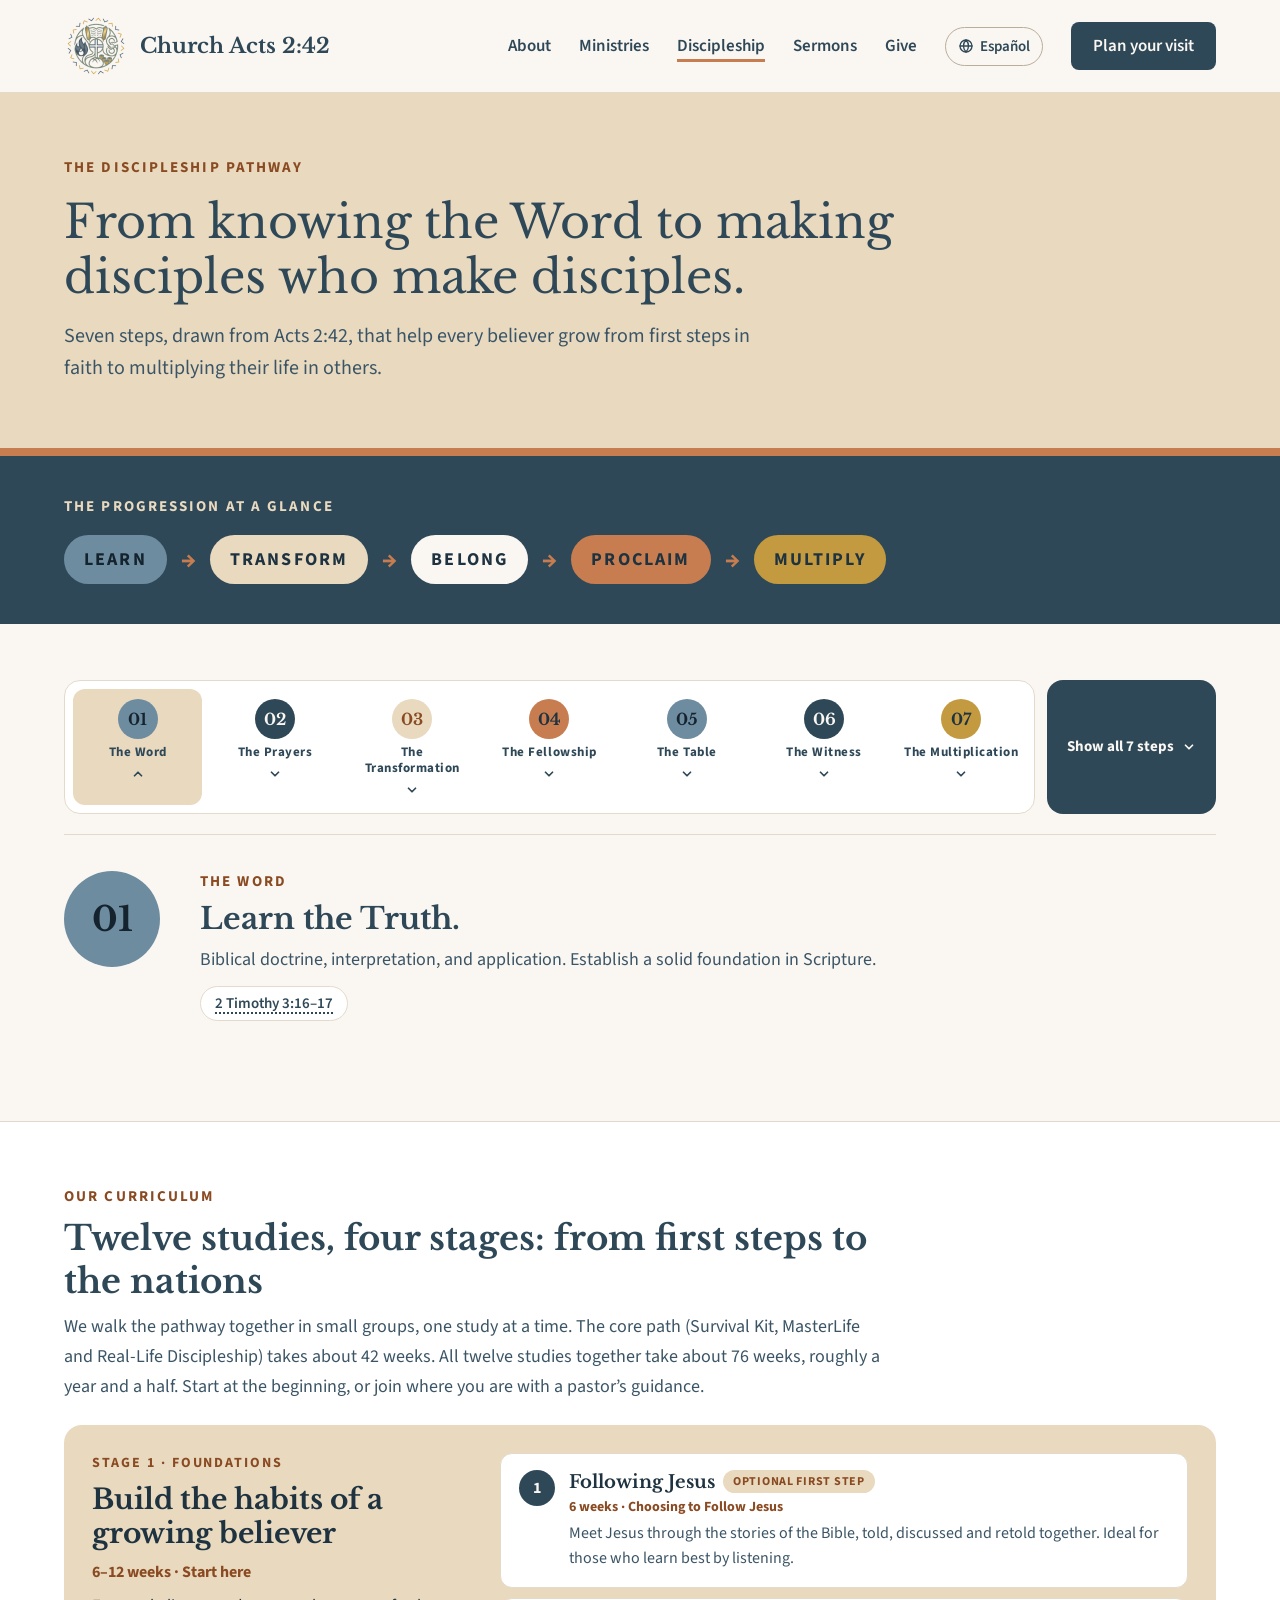
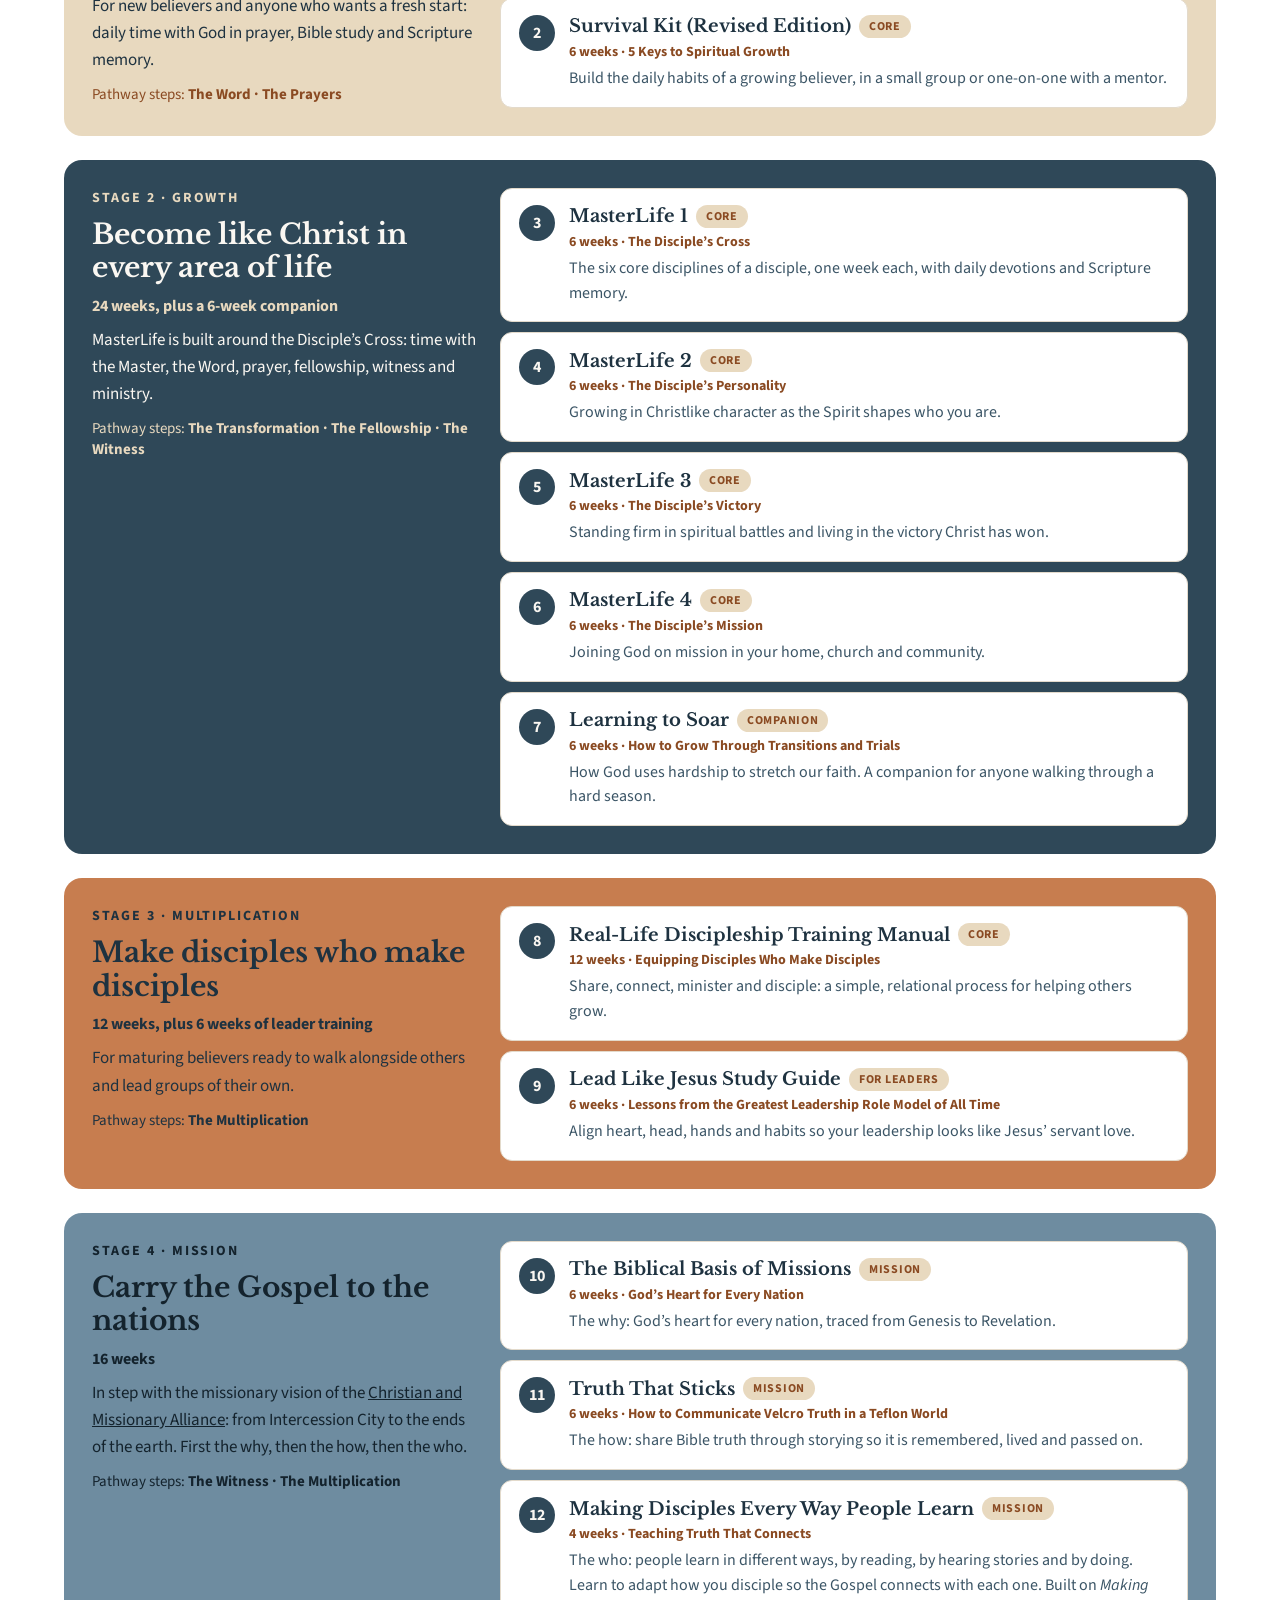
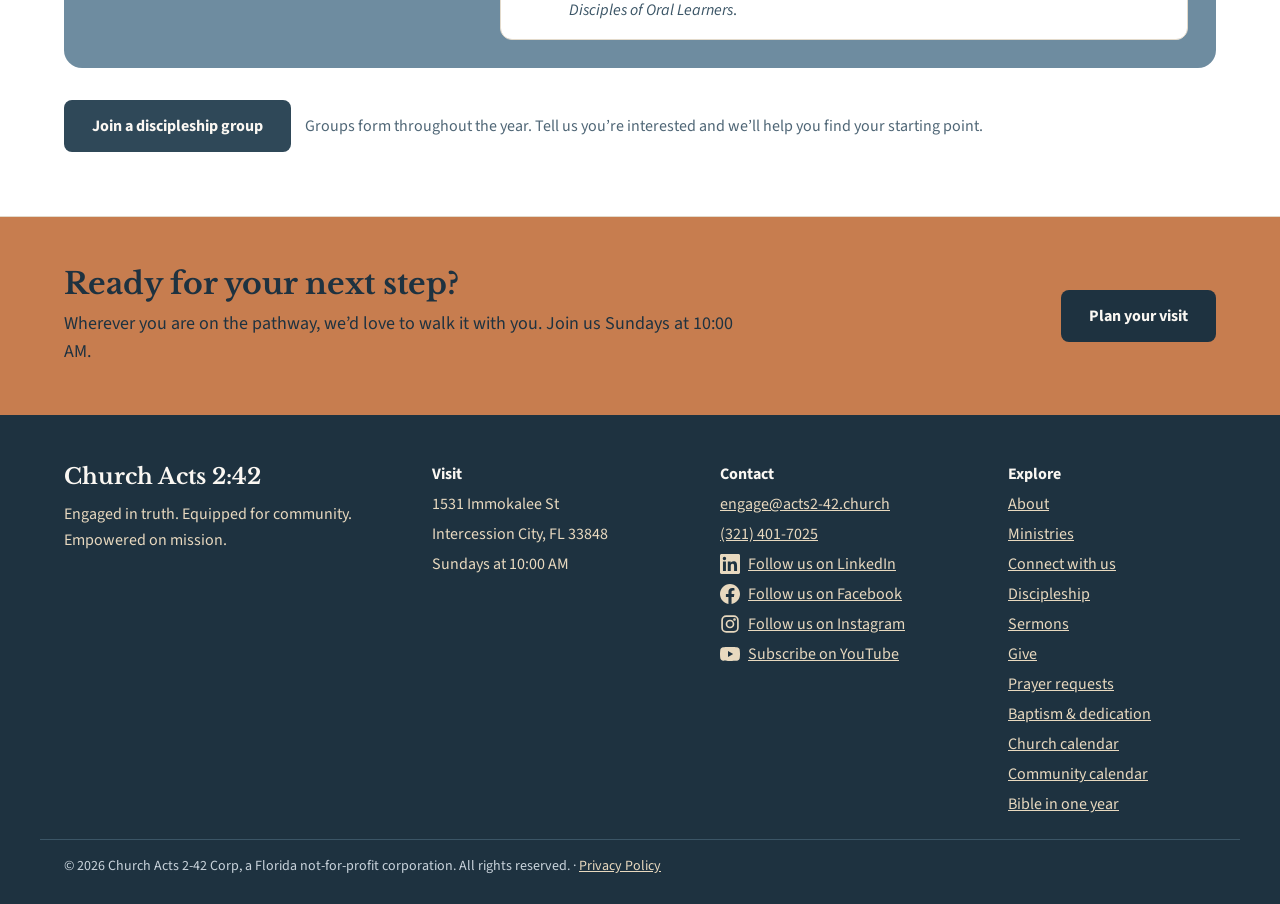
<file: discipleship.html>
<!doctype html>
<html lang="en">
<head>
<meta charset="utf-8">
<title>Discipleship Pathway | Church Acts 2:42</title>
<meta name="viewport" content="width=device-width, initial-scale=1">
<meta name="description" content="Church Acts 2:42 is a Christ-centered, Scripture-governed church in Intercession City, Florida. Join us Sundays at 10:00 AM at 1531 Immokalee St.">
<link rel="icon" type="image/png" href="assets/logo-icon.png">
<meta property="og:title" content="Church Acts 2:42">
<meta property="og:description" content="Church Acts 2:42 is a Christ-centered, Scripture-governed church in Intercession City, Florida. Join us Sundays at 10:00 AM at 1531 Immokalee St.">
<meta property="og:image" content="https://acts2-42.church/assets/logo.png">
<link rel="stylesheet" href="https://fonts.googleapis.com/css2?family=Libre+Baskerville:ital,wght@0,400;0,700;1,400&amp;family=Source+Sans+3:wght@400;600;700&amp;display=swap">
<style>
body{margin:0;background:#FAF7F2}
a{color:#2F4858}a:hover{color:#1E3240}
.stepbar{display:flex;flex-wrap:wrap;align-items:stretch;gap:12px;margin:0 0 20px}
.sb-row{flex:1 1 640px;display:grid;grid-template-columns:repeat(7,minmax(0,1fr));gap:8px;background:#FFFFFF;border:1px solid #E3DACB;border-radius:16px;padding:8px}
.sb{all:unset;box-sizing:border-box;cursor:pointer;display:flex;flex-direction:column;align-items:center;gap:6px;padding:10px 4px 8px;border-radius:12px;text-align:center;color:#2F4858;transition:background .15s}
.sb:hover{background:#F3EDE3}
.sb:focus-visible{outline:2px solid #C49A40;outline-offset:2px}
.sb[aria-expanded="true"]{background:#E8D9BF}
.sb-n{width:40px;height:40px;border-radius:50%;display:flex;align-items:center;justify-content:center;font-family:'Libre Baskerville',serif;font-weight:700;font-size:16px}
.sb-t{font-size:13px;font-weight:700;letter-spacing:.04em;line-height:1.2}
.sb-c{transition:transform .2s}
.sb[aria-expanded="true"] .sb-c{transform:rotate(180deg)}
.sb-all{all:unset;box-sizing:border-box;cursor:pointer;flex:0 0 auto;display:flex;align-items:center;justify-content:center;gap:8px;padding:12px 20px;border-radius:16px;background:#2F4858;color:#FAF7F2;font-weight:700;font-size:15px}
.sb-all:focus-visible{outline:2px solid #C49A40;outline-offset:2px}
.sb-all svg{transition:transform .2s}
.sb-all[aria-expanded="true"] svg{transform:rotate(180deg)}
.js-steps .step-panel{display:none !important}
.js-steps .step-panel.show{display:flex !important}
@media (max-width:760px){.sb-row{display:flex;overflow-x:auto;scroll-snap-type:x mandatory;-webkit-overflow-scrolling:touch}.sb{flex:0 0 92px;scroll-snap-align:start}.sb-t{font-size:12px}.sb-all{flex:1 1 100%}}

.vpill{position:relative}.vref{position:static;display:inline-block}
.vref-btn{all:unset;cursor:pointer;font-size:15px;font-weight:600;color:#2F4858;text-decoration:underline dotted;text-underline-offset:4px;text-decoration-thickness:1.5px}
.vref-btn:focus-visible{outline:2px solid #C49A40;outline-offset:3px;border-radius:3px}
.vpop{position:absolute;left:0;bottom:calc(100% + 14px);width:max-content;max-width:min(360px,80vw);background:#1E3240;color:#FAF7F2;border-radius:12px;padding:16px 18px;box-shadow:0 10px 30px rgba(0,0,0,.28);display:flex;flex-direction:column;gap:8px;opacity:0;visibility:hidden;transform:translateY(6px);transition:opacity .2s,transform .2s,visibility .2s;z-index:30;pointer-events:none;text-align:left}
.vpop::after{content:"";position:absolute;left:30px;top:100%;border:8px solid transparent;border-top-color:#1E3240}
.vpop-t{font-family:'Libre Baskerville',serif;font-style:italic;font-size:16px;font-weight:400;line-height:1.55;white-space:normal}
.vpop-r{font-size:13px;font-weight:700;letter-spacing:.04em;color:#C49A40}
.vpill:has(.vref.open){z-index:30}
.vref.open .vpop{opacity:1;visibility:visible;transform:none;pointer-events:auto}

</style>
<link rel="stylesheet" href="assets/site.css">

</head>
<body>
<div style="width: 100%; background: #FAF7F2; font-family: 'Source Sans 3', sans-serif; color: #2F4858">

  <header style="background: #FAF7F2; border-bottom: 1px solid #E3DACB">
    <div style="max-width: 1200px; margin: 0 auto; padding: 14px 24px; display: flex; flex-wrap: wrap; align-items: center; justify-content: space-between; gap: 16px">
      <a href="index.html" style="display: flex; align-items: center; gap: 12px; text-decoration: none">
        <img src="assets/logo-icon.png" alt="" style="width: 64px; height: 64px">
        <span style="font-family: 'Libre Baskerville', serif; font-size: 21px; font-weight: 700; color: #2F4858">Church Acts 2:42</span>
      </a>
      <nav aria-label="Main" style="display: flex; flex-wrap: wrap; align-items: center; gap: 8px 28px; font-size: 17px; font-weight: 600">
        <a href="about.html" style="text-decoration: none; padding: 10px 0">About</a>
        <a href="ministries.html" style="text-decoration: none; padding: 10px 0">Ministries</a>
        <a href="discipleship.html" aria-current="page" style="text-decoration: underline; text-decoration-color: #C77D4F; text-decoration-thickness: 3px; text-underline-offset: 8px; padding: 10px 0">Discipleship</a>
        <a href="sermons.html" style="text-decoration: none; padding: 10px 0">Sermons</a>
        <a href="give.html" style="text-decoration: none; padding: 10px 0">Give</a>
        <a href="es.html" lang="es" hreflang="es" aria-label="Ver este sitio en español" style="display: inline-flex; align-items: center; gap: 6px; text-decoration: none; padding: 8px 12px; border: 1px solid #B9AE9C; border-radius: 999px; font-size: 15px"><svg aria-hidden="true" width="16" height="16" viewBox="0 0 24 24" fill="none" stroke="#2F4858" stroke-width="2" stroke-linecap="round"><circle cx="12" cy="12" r="9"></circle><path d="M3 12h18M12 3c2.5 2.7 3.8 5.7 3.8 9s-1.3 6.3-3.8 9c-2.5-2.7-3.8-5.7-3.8-9S9.5 5.7 12 3z"></path></svg>Español</a>
        <a href="visit.html" style="text-decoration: none; background: #2F4858; color: #FAF7F2; padding: 12px 22px; border-radius: 8px">Plan your visit</a>
      </nav>
    </div>
  </header>

  <section style="background: #E8D9BF">
    <div style="max-width: 1200px; margin: 0 auto; padding: 64px 24px; display: flex; flex-direction: column; gap: 16px">
      <span style="font-size: 15px; font-weight: 700; letter-spacing: 0.14em; text-transform: uppercase; color: #8A4A22">The Discipleship Pathway</span>
      <h1 style="margin: 0; font-family: 'Libre Baskerville', serif; font-weight: 400; font-size: 46px; line-height: 1.2; max-width: 880px">From knowing the Word to making disciples who make disciples.</h1>
      <p style="margin: 0; font-size: 20px; line-height: 1.6; color: #3B5566; max-width: 720px">Seven steps, drawn from Acts 2:42, that help every believer grow from first steps in faith to multiplying their life in others.</p>
    </div>
  </section>
  <div style="height: 8px; background: #C77D4F"></div>

  <section style="background: #2F4858">
    <div style="max-width: 1200px; margin: 0 auto; padding: 40px 24px; display: flex; flex-direction: column; gap: 18px">
      <span style="font-size: 15px; font-weight: 700; letter-spacing: 0.14em; text-transform: uppercase; color: #E8D9BF">The progression at a glance</span>
      <div style="display: flex; flex-wrap: wrap; align-items: center; gap: 12px 14px">
        <span style="background: #6E8CA0; color: #14232D; font-weight: 700; font-size: 18px; letter-spacing: 0.12em; padding: 12px 20px; border-radius: 999px">LEARN</span>
        <span aria-hidden="true" style="color: #C77D4F; font-size: 24px; font-weight: 700">→</span>
        <span style="background: #E8D9BF; color: #1E3240; font-weight: 700; font-size: 18px; letter-spacing: 0.12em; padding: 12px 20px; border-radius: 999px">TRANSFORM</span>
        <span aria-hidden="true" style="color: #C77D4F; font-size: 24px; font-weight: 700">→</span>
        <span style="background: #FAF7F2; color: #1E3240; font-weight: 700; font-size: 18px; letter-spacing: 0.12em; padding: 12px 20px; border-radius: 999px">BELONG</span>
        <span aria-hidden="true" style="color: #C77D4F; font-size: 24px; font-weight: 700">→</span>
        <span style="background: #C77D4F; color: #1E3240; font-weight: 700; font-size: 18px; letter-spacing: 0.12em; padding: 12px 20px; border-radius: 999px">PROCLAIM</span>
        <span aria-hidden="true" style="color: #C77D4F; font-size: 24px; font-weight: 700">→</span>
        <span style="background: #C49A40; color: #1E3240; font-weight: 700; font-size: 18px; letter-spacing: 0.12em; padding: 12px 20px; border-radius: 999px">MULTIPLY</span>
      </div>
    </div>
  </section>

  <section style="max-width: 1200px; margin: 0 auto; padding: 56px 24px 64px; display: flex; flex-direction: column">

    <nav class="stepbar" aria-label="Pathway steps">
      <div class="sb-row"><button type="button" class="sb" data-step="1" aria-controls="step-1" aria-expanded="false"><span class="sb-n" style="background: #6E8CA0; color: #14232D">01</span><span class="sb-t">The Word</span><svg class="sb-c" aria-hidden="true" width="14" height="14" viewBox="0 0 24 24" fill="none" stroke="currentColor" stroke-width="3" stroke-linecap="round" stroke-linejoin="round"><path d="M6 9l6 6 6-6"/></svg></button><button type="button" class="sb" data-step="2" aria-controls="step-2" aria-expanded="false"><span class="sb-n" style="background: #2F4858; color: #FAF7F2">02</span><span class="sb-t">The Prayers</span><svg class="sb-c" aria-hidden="true" width="14" height="14" viewBox="0 0 24 24" fill="none" stroke="currentColor" stroke-width="3" stroke-linecap="round" stroke-linejoin="round"><path d="M6 9l6 6 6-6"/></svg></button><button type="button" class="sb" data-step="3" aria-controls="step-3" aria-expanded="false"><span class="sb-n" style="background: #E8D9BF; color: #8A4A22">03</span><span class="sb-t">The Transformation</span><svg class="sb-c" aria-hidden="true" width="14" height="14" viewBox="0 0 24 24" fill="none" stroke="currentColor" stroke-width="3" stroke-linecap="round" stroke-linejoin="round"><path d="M6 9l6 6 6-6"/></svg></button><button type="button" class="sb" data-step="4" aria-controls="step-4" aria-expanded="false"><span class="sb-n" style="background: #C77D4F; color: #1E3240">04</span><span class="sb-t">The Fellowship</span><svg class="sb-c" aria-hidden="true" width="14" height="14" viewBox="0 0 24 24" fill="none" stroke="currentColor" stroke-width="3" stroke-linecap="round" stroke-linejoin="round"><path d="M6 9l6 6 6-6"/></svg></button><button type="button" class="sb" data-step="5" aria-controls="step-5" aria-expanded="false"><span class="sb-n" style="background: #6E8CA0; color: #14232D">05</span><span class="sb-t">The Table</span><svg class="sb-c" aria-hidden="true" width="14" height="14" viewBox="0 0 24 24" fill="none" stroke="currentColor" stroke-width="3" stroke-linecap="round" stroke-linejoin="round"><path d="M6 9l6 6 6-6"/></svg></button><button type="button" class="sb" data-step="6" aria-controls="step-6" aria-expanded="false"><span class="sb-n" style="background: #2F4858; color: #FAF7F2">06</span><span class="sb-t">The Witness</span><svg class="sb-c" aria-hidden="true" width="14" height="14" viewBox="0 0 24 24" fill="none" stroke="currentColor" stroke-width="3" stroke-linecap="round" stroke-linejoin="round"><path d="M6 9l6 6 6-6"/></svg></button><button type="button" class="sb" data-step="7" aria-controls="step-7" aria-expanded="false"><span class="sb-n" style="background: #C49A40; color: #1E3240">07</span><span class="sb-t">The Multiplication</span><svg class="sb-c" aria-hidden="true" width="14" height="14" viewBox="0 0 24 24" fill="none" stroke="currentColor" stroke-width="3" stroke-linecap="round" stroke-linejoin="round"><path d="M6 9l6 6 6-6"/></svg></button></div>
      <button type="button" class="sb-all" aria-expanded="false">Show all 7 steps <svg aria-hidden="true" width="14" height="14" viewBox="0 0 24 24" fill="none" stroke="currentColor" stroke-width="3" stroke-linecap="round" stroke-linejoin="round"><path d="M6 9l6 6 6-6"/></svg></button>
    </nav>
    <div class="step-panel" id="step-1" role="region" aria-label="Step 1: The Word" style="display: flex; flex-wrap: wrap; gap: 16px 40px; padding: 36px 0; border-top: 1px solid #E3DACB">
      <div style="flex: 0 0 96px; height: 96px; border-radius: 50%; background: #6E8CA0; display: flex; align-items: center; justify-content: center; font-family: 'Libre Baskerville', serif; font-size: 34px; font-weight: 700; color: #14232D">01</div>
      <div style="flex: 1 1 520px; display: flex; flex-direction: column; gap: 8px">
        <span style="font-size: 15px; font-weight: 700; letter-spacing: 0.14em; text-transform: uppercase; color: #8A4A22">The Word</span>
        <h2 style="margin: 0; font-family: 'Libre Baskerville', serif; font-size: 30px">Learn the Truth.</h2>
        <p style="margin: 0; font-size: 18px; line-height: 1.65; color: #3B5566; max-width: 760px">Biblical doctrine, interpretation, and application. Establish a solid foundation in Scripture.</p>
        <span class="vpill" style="align-self: flex-start; margin-top: 4px; background: #FFFFFF; border: 1px solid #E3DACB; border-radius: 999px; padding: 6px 14px; font-size: 15px; font-weight: 600; color: #2F4858"><span class="vref"><button type="button" class="vref-btn" aria-expanded="false">2 Timothy 3:16–17</button><span class="vpop" role="tooltip"><span class="vpop-t">All Scripture is inspired by God and is useful to teach us what is true and to make us realize what is wrong in our lives. It corrects us when we are wrong and teaches us to do what is right. God uses it to prepare and equip his people to do every good work.</span><span class="vpop-r">2 Timothy 3:16–17 (NLT)</span></span></span></span>
      </div>
    </div>

    <div class="step-panel" id="step-2" role="region" aria-label="Step 2: The Prayers" style="display: flex; flex-wrap: wrap; gap: 16px 40px; padding: 36px 0; border-top: 1px solid #E3DACB">
      <div style="flex: 0 0 96px; height: 96px; border-radius: 50%; background: #2F4858; display: flex; align-items: center; justify-content: center; font-family: 'Libre Baskerville', serif; font-size: 34px; font-weight: 700; color: #FAF7F2">02</div>
      <div style="flex: 1 1 520px; display: flex; flex-direction: column; gap: 8px">
        <span style="font-size: 15px; font-weight: 700; letter-spacing: 0.14em; text-transform: uppercase; color: #8A4A22">The Prayers</span>
        <h2 style="margin: 0; font-family: 'Libre Baskerville', serif; font-size: 30px">Depend on God.</h2>
        <p style="margin: 0; font-size: 18px; line-height: 1.65; color: #3B5566; max-width: 760px">Develop a life of personal and corporate prayer, worship, and spiritual devotion.</p>
        <span class="vpill" style="align-self: flex-start; margin-top: 4px; background: #FFFFFF; border: 1px solid #E3DACB; border-radius: 999px; padding: 6px 14px; font-size: 15px; font-weight: 600; color: #2F4858"><span class="vref"><button type="button" class="vref-btn" aria-expanded="false">Philippians 4:6–7</button><span class="vpop" role="tooltip"><span class="vpop-t">Don’t worry about anything; instead, pray about everything. Tell God what you need, and thank him for all he has done. Then you will experience God’s peace, which exceeds anything we can understand. His peace will guard your hearts and minds as you live in Christ Jesus.</span><span class="vpop-r">Philippians 4:6–7 (NLT)</span></span></span></span>
      </div>
    </div>

    <div class="step-panel" id="step-3" role="region" aria-label="Step 3: The Transformation" style="display: flex; flex-wrap: wrap; gap: 16px 40px; padding: 36px 0; border-top: 1px solid #E3DACB">
      <div style="flex: 0 0 96px; height: 96px; border-radius: 50%; background: #E8D9BF; display: flex; align-items: center; justify-content: center; font-family: 'Libre Baskerville', serif; font-size: 34px; font-weight: 700; color: #8A4A22">03</div>
      <div style="flex: 1 1 520px; display: flex; flex-direction: column; gap: 8px">
        <span style="font-size: 15px; font-weight: 700; letter-spacing: 0.14em; text-transform: uppercase; color: #8A4A22">The Transformation</span>
        <h2 style="margin: 0; font-family: 'Libre Baskerville', serif; font-size: 30px">Become Like Christ.</h2>
        <p style="margin: 0; font-size: 18px; line-height: 1.65; color: #3B5566; max-width: 760px">Learn what it means to be a disciple through obedience, repentance, spiritual disciplines, and Christlike character.</p>
        <span class="vpill" style="align-self: flex-start; margin-top: 4px; background: #FFFFFF; border: 1px solid #E3DACB; border-radius: 999px; padding: 6px 14px; font-size: 15px; font-weight: 600; color: #2F4858"><span class="vref"><button type="button" class="vref-btn" aria-expanded="false">Luke 9:23</button><span class="vpop" role="tooltip"><span class="vpop-t">Then he said to the crowd, “If any of you wants to be my follower, you must give up your own way, take up your cross daily, and follow me.”</span><span class="vpop-r">Luke 9:23 (NLT)</span></span></span></span>
      </div>
    </div>

    <div class="step-panel" id="step-4" role="region" aria-label="Step 4: The Fellowship" style="display: flex; flex-wrap: wrap; gap: 16px 40px; padding: 36px 0; border-top: 1px solid #E3DACB">
      <div style="flex: 0 0 96px; height: 96px; border-radius: 50%; background: #C77D4F; display: flex; align-items: center; justify-content: center; font-family: 'Libre Baskerville', serif; font-size: 34px; font-weight: 700; color: #1E3240">04</div>
      <div style="flex: 1 1 520px; display: flex; flex-direction: column; gap: 8px">
        <span style="font-size: 15px; font-weight: 700; letter-spacing: 0.14em; text-transform: uppercase; color: #8A4A22">The Fellowship</span>
        <h2 style="margin: 0; font-family: 'Libre Baskerville', serif; font-size: 30px">Grow Together.</h2>
        <p style="margin: 0; font-size: 18px; line-height: 1.65; color: #3B5566; max-width: 760px">Build biblical community through unity, accountability, encouragement, and serving one another.</p>
        <span class="vpill" style="align-self: flex-start; margin-top: 4px; background: #FFFFFF; border: 1px solid #E3DACB; border-radius: 999px; padding: 6px 14px; font-size: 15px; font-weight: 600; color: #2F4858"><span class="vref"><button type="button" class="vref-btn" aria-expanded="false">Ecclesiastes 4:9–12</button><span class="vpop" role="tooltip"><span class="vpop-t">Two people are better off than one, for they can help each other succeed. If one person falls, the other can reach out and help. But someone who falls alone is in real trouble. Likewise, two people lying close together can keep each other warm. But how can one be warm alone? A person standing alone can be attacked and defeated, but two can stand back-to-back and conquer. Three are even better, for a triple-braided cord is not easily broken.</span><span class="vpop-r">Ecclesiastes 4:9–12 (NLT)</span></span></span></span>
      </div>
    </div>

    <div class="step-panel" id="step-5" role="region" aria-label="Step 5: The Table" style="display: flex; flex-wrap: wrap; gap: 16px 40px; padding: 36px 0; border-top: 1px solid #E3DACB">
      <div style="flex: 0 0 96px; height: 96px; border-radius: 50%; background: #6E8CA0; display: flex; align-items: center; justify-content: center; font-family: 'Libre Baskerville', serif; font-size: 34px; font-weight: 700; color: #14232D">05</div>
      <div style="flex: 1 1 520px; display: flex; flex-direction: column; gap: 8px">
        <span style="font-size: 15px; font-weight: 700; letter-spacing: 0.14em; text-transform: uppercase; color: #8A4A22">The Table</span>
        <h2 style="margin: 0; font-family: 'Libre Baskerville', serif; font-size: 30px">Remember Christ.</h2>
        <p style="margin: 0; font-size: 18px; line-height: 1.65; color: #3B5566; max-width: 760px">Explore communion, breaking bread, hospitality, and the shared life of the church.</p>
        <span class="vpill" style="align-self: flex-start; margin-top: 4px; background: #FFFFFF; border: 1px solid #E3DACB; border-radius: 999px; padding: 6px 14px; font-size: 15px; font-weight: 600; color: #2F4858"><span class="vref"><button type="button" class="vref-btn" aria-expanded="false">1 Corinthians 11:26</button><span class="vpop" role="tooltip"><span class="vpop-t">For every time you eat this bread and drink this cup, you are announcing the Lord’s death until he comes again.</span><span class="vpop-r">1 Corinthians 11:26 (NLT)</span></span></span></span>
      </div>
    </div>

    <div class="step-panel" id="step-6" role="region" aria-label="Step 6: The Witness" style="display: flex; flex-wrap: wrap; gap: 16px 40px; padding: 36px 0; border-top: 1px solid #E3DACB">
      <div style="flex: 0 0 96px; height: 96px; border-radius: 50%; background: #2F4858; display: flex; align-items: center; justify-content: center; font-family: 'Libre Baskerville', serif; font-size: 34px; font-weight: 700; color: #FAF7F2">06</div>
      <div style="flex: 1 1 520px; display: flex; flex-direction: column; gap: 8px">
        <span style="font-size: 15px; font-weight: 700; letter-spacing: 0.14em; text-transform: uppercase; color: #8A4A22">The Witness</span>
        <h2 style="margin: 0; font-family: 'Libre Baskerville', serif; font-size: 30px">Share the Gospel.</h2>
        <p style="margin: 0; font-size: 18px; line-height: 1.65; color: #3B5566; max-width: 760px">Learn to articulate the Gospel, share your testimony, and live as a witness for Jesus Christ.</p>
        <span class="vpill" style="align-self: flex-start; margin-top: 4px; background: #FFFFFF; border: 1px solid #E3DACB; border-radius: 999px; padding: 6px 14px; font-size: 15px; font-weight: 600; color: #2F4858"><span class="vref"><button type="button" class="vref-btn" aria-expanded="false">Matthew 28:19–20</button><span class="vpop" role="tooltip"><span class="vpop-t">Therefore, go and make disciples of all the nations, baptizing them in the name of the Father and the Son and the Holy Spirit. Teach these new disciples to obey all the commands I have given you. And be sure of this: I am with you always, even to the end of the age.</span><span class="vpop-r">Matthew 28:19–20 (NLT)</span></span></span></span>
      </div>
    </div>

    <div class="step-panel" id="step-7" role="region" aria-label="Step 7: The Multiplication" style="display: flex; flex-wrap: wrap; gap: 16px 40px; padding: 36px 0; border-top: 1px solid #E3DACB; border-bottom: 1px solid #E3DACB">
      <div style="flex: 0 0 96px; height: 96px; border-radius: 50%; background: #C49A40; display: flex; align-items: center; justify-content: center; font-family: 'Libre Baskerville', serif; font-size: 34px; font-weight: 700; color: #1E3240">07</div>
      <div style="flex: 1 1 520px; display: flex; flex-direction: column; gap: 8px">
        <span style="font-size: 15px; font-weight: 700; letter-spacing: 0.14em; text-transform: uppercase; color: #8A4A22">The Multiplication</span>
        <h2 style="margin: 0; font-family: 'Libre Baskerville', serif; font-size: 30px">Disciple Others.</h2>
        <p style="margin: 0; font-size: 18px; line-height: 1.65; color: #3B5566; max-width: 760px">Equip mature believers to mentor others, teach biblical truth, and reproduce disciples who make disciples.</p>
        <span class="vpill" style="align-self: flex-start; margin-top: 4px; background: #FFFFFF; border: 1px solid #E3DACB; border-radius: 999px; padding: 6px 14px; font-size: 15px; font-weight: 600; color: #2F4858"><span class="vref"><button type="button" class="vref-btn" aria-expanded="false">2 Timothy 2:2</button><span class="vpop" role="tooltip"><span class="vpop-t">You have heard me teach things that have been confirmed by many reliable witnesses. Now teach these truths to other trustworthy people who will be able to pass them on to others.</span><span class="vpop-r">2 Timothy 2:2 (NLT)</span></span></span></span>
      </div>
    </div>
  </section>

  <section id="curriculum" style="background: #FFFFFF; border-top: 1px solid #E3DACB; border-bottom: 1px solid #E3DACB">
    <div style="max-width: 1200px; margin: 0 auto; padding: 64px 24px; display: flex; flex-direction: column; gap: 24px">
      <div style="display: flex; flex-direction: column; gap: 10px; max-width: 820px">
        <span style="font-size: 15px; font-weight: 700; letter-spacing: 0.14em; text-transform: uppercase; color: #8A4A22">Our curriculum</span>
        <h2 style="margin: 0; font-family: 'Libre Baskerville', serif; font-size: 34px; line-height: 1.25">Twelve studies, four stages: from first steps to the nations</h2>
        <p style="margin: 0; font-size: 18px; line-height: 1.65; color: #3B5566">We walk the pathway together in small groups, one study at a time. The core path (Survival Kit, MasterLife and Real-Life Discipleship) takes about 42 weeks. All twelve studies together take about 76 weeks, roughly a year and a half. Start at the beginning, or join where you are with a pastor’s guidance.</p>
      </div>

      <div style="display: flex; flex-wrap: wrap; gap: 24px; background: #E8D9BF; border-radius: 18px; padding: 28px">
        <div style="flex: 1 1 280px; display: flex; flex-direction: column; gap: 10px">
          <span style="font-size: 14px; font-weight: 700; letter-spacing: 0.14em; text-transform: uppercase; color: #8A4A22">Stage 1 · Foundations</span>
          <h3 style="margin: 0; font-family: 'Libre Baskerville', serif; font-size: 28px; line-height: 1.2; color: #1E3240">Build the habits of a growing believer</h3>
          <span style="font-size: 16px; font-weight: 700; color: #8A4A22">6–12 weeks · Start here</span>
          <p style="margin: 0; font-size: 17px; line-height: 1.6; color: #1E3240">For new believers and anyone who wants a fresh start: daily time with God in prayer, Bible study and Scripture memory.</p>
          <span style="font-size: 15px; color: #8A4A22">Pathway steps: <b>The Word · The Prayers</b></span>
        </div>
        <ol style="flex: 2 1 480px; list-style: none; margin: 0; padding: 0; display: flex; flex-direction: column; gap: 10px">
          <li style="display: flex; gap: 14px; background: #FFFFFF; border: 1px solid #E3DACB; border-radius: 12px; padding: 16px 18px">
              <span style="flex: 0 0 auto; width: 36px; height: 36px; border-radius: 50%; background: #2F4858; color: #FAF7F2; font-weight: 700; font-size: 16px; display: flex; align-items: center; justify-content: center">1</span>
              <span style="display: flex; flex-direction: column; gap: 4px">
                <span style="display: flex; flex-wrap: wrap; align-items: center; gap: 8px"><span style="font-family: 'Libre Baskerville', serif; font-size: 18px; font-weight: 700; color: #1E3240">Following Jesus</span><span style="font-size: 12px; font-weight: 700; letter-spacing: 0.06em; text-transform: uppercase; background: #E8D9BF; color: #8A4A22; border-radius: 999px; padding: 3px 10px">Optional first step</span></span>
                <span style="font-size: 14px; font-weight: 700; color: #8A4A22">6 weeks · Choosing to Follow Jesus</span>
                <span style="font-size: 16px; line-height: 1.55; color: #3B5566">Meet Jesus through the stories of the Bible, told, discussed and retold together. Ideal for those who learn best by listening.</span>
              </span>
            </li><li style="display: flex; gap: 14px; background: #FFFFFF; border: 1px solid #E3DACB; border-radius: 12px; padding: 16px 18px">
              <span style="flex: 0 0 auto; width: 36px; height: 36px; border-radius: 50%; background: #2F4858; color: #FAF7F2; font-weight: 700; font-size: 16px; display: flex; align-items: center; justify-content: center">2</span>
              <span style="display: flex; flex-direction: column; gap: 4px">
                <span style="display: flex; flex-wrap: wrap; align-items: center; gap: 8px"><span style="font-family: 'Libre Baskerville', serif; font-size: 18px; font-weight: 700; color: #1E3240">Survival Kit (Revised Edition)</span><span style="font-size: 12px; font-weight: 700; letter-spacing: 0.06em; text-transform: uppercase; background: #E8D9BF; color: #8A4A22; border-radius: 999px; padding: 3px 10px">Core</span></span>
                <span style="font-size: 14px; font-weight: 700; color: #8A4A22">6 weeks · 5 Keys to Spiritual Growth</span>
                <span style="font-size: 16px; line-height: 1.55; color: #3B5566">Build the daily habits of a growing believer, in a small group or one-on-one with a mentor.</span>
              </span>
            </li>
        </ol>
      </div>

      <div style="display: flex; flex-wrap: wrap; gap: 24px; background: #2F4858; border-radius: 18px; padding: 28px">
        <div style="flex: 1 1 280px; display: flex; flex-direction: column; gap: 10px">
          <span style="font-size: 14px; font-weight: 700; letter-spacing: 0.14em; text-transform: uppercase; color: #E8D9BF">Stage 2 · Growth</span>
          <h3 style="margin: 0; font-family: 'Libre Baskerville', serif; font-size: 28px; line-height: 1.2; color: #FAF7F2">Become like Christ in every area of life</h3>
          <span style="font-size: 16px; font-weight: 700; color: #E8D9BF">24 weeks, plus a 6-week companion</span>
          <p style="margin: 0; font-size: 17px; line-height: 1.6; color: #FAF7F2">MasterLife is built around the Disciple’s Cross: time with the Master, the Word, prayer, fellowship, witness and ministry.</p>
          <span style="font-size: 15px; color: #E8D9BF">Pathway steps: <b>The Transformation · The Fellowship · The Witness</b></span>
        </div>
        <ol style="flex: 2 1 480px; list-style: none; margin: 0; padding: 0; display: flex; flex-direction: column; gap: 10px">
          <li style="display: flex; gap: 14px; background: #FFFFFF; border: 1px solid #E3DACB; border-radius: 12px; padding: 16px 18px">
              <span style="flex: 0 0 auto; width: 36px; height: 36px; border-radius: 50%; background: #2F4858; color: #FAF7F2; font-weight: 700; font-size: 16px; display: flex; align-items: center; justify-content: center">3</span>
              <span style="display: flex; flex-direction: column; gap: 4px">
                <span style="display: flex; flex-wrap: wrap; align-items: center; gap: 8px"><span style="font-family: 'Libre Baskerville', serif; font-size: 18px; font-weight: 700; color: #1E3240">MasterLife 1</span><span style="font-size: 12px; font-weight: 700; letter-spacing: 0.06em; text-transform: uppercase; background: #E8D9BF; color: #8A4A22; border-radius: 999px; padding: 3px 10px">Core</span></span>
                <span style="font-size: 14px; font-weight: 700; color: #8A4A22">6 weeks · The Disciple’s Cross</span>
                <span style="font-size: 16px; line-height: 1.55; color: #3B5566">The six core disciplines of a disciple, one week each, with daily devotions and Scripture memory.</span>
              </span>
            </li><li style="display: flex; gap: 14px; background: #FFFFFF; border: 1px solid #E3DACB; border-radius: 12px; padding: 16px 18px">
              <span style="flex: 0 0 auto; width: 36px; height: 36px; border-radius: 50%; background: #2F4858; color: #FAF7F2; font-weight: 700; font-size: 16px; display: flex; align-items: center; justify-content: center">4</span>
              <span style="display: flex; flex-direction: column; gap: 4px">
                <span style="display: flex; flex-wrap: wrap; align-items: center; gap: 8px"><span style="font-family: 'Libre Baskerville', serif; font-size: 18px; font-weight: 700; color: #1E3240">MasterLife 2</span><span style="font-size: 12px; font-weight: 700; letter-spacing: 0.06em; text-transform: uppercase; background: #E8D9BF; color: #8A4A22; border-radius: 999px; padding: 3px 10px">Core</span></span>
                <span style="font-size: 14px; font-weight: 700; color: #8A4A22">6 weeks · The Disciple’s Personality</span>
                <span style="font-size: 16px; line-height: 1.55; color: #3B5566">Growing in Christlike character as the Spirit shapes who you are.</span>
              </span>
            </li><li style="display: flex; gap: 14px; background: #FFFFFF; border: 1px solid #E3DACB; border-radius: 12px; padding: 16px 18px">
              <span style="flex: 0 0 auto; width: 36px; height: 36px; border-radius: 50%; background: #2F4858; color: #FAF7F2; font-weight: 700; font-size: 16px; display: flex; align-items: center; justify-content: center">5</span>
              <span style="display: flex; flex-direction: column; gap: 4px">
                <span style="display: flex; flex-wrap: wrap; align-items: center; gap: 8px"><span style="font-family: 'Libre Baskerville', serif; font-size: 18px; font-weight: 700; color: #1E3240">MasterLife 3</span><span style="font-size: 12px; font-weight: 700; letter-spacing: 0.06em; text-transform: uppercase; background: #E8D9BF; color: #8A4A22; border-radius: 999px; padding: 3px 10px">Core</span></span>
                <span style="font-size: 14px; font-weight: 700; color: #8A4A22">6 weeks · The Disciple’s Victory</span>
                <span style="font-size: 16px; line-height: 1.55; color: #3B5566">Standing firm in spiritual battles and living in the victory Christ has won.</span>
              </span>
            </li><li style="display: flex; gap: 14px; background: #FFFFFF; border: 1px solid #E3DACB; border-radius: 12px; padding: 16px 18px">
              <span style="flex: 0 0 auto; width: 36px; height: 36px; border-radius: 50%; background: #2F4858; color: #FAF7F2; font-weight: 700; font-size: 16px; display: flex; align-items: center; justify-content: center">6</span>
              <span style="display: flex; flex-direction: column; gap: 4px">
                <span style="display: flex; flex-wrap: wrap; align-items: center; gap: 8px"><span style="font-family: 'Libre Baskerville', serif; font-size: 18px; font-weight: 700; color: #1E3240">MasterLife 4</span><span style="font-size: 12px; font-weight: 700; letter-spacing: 0.06em; text-transform: uppercase; background: #E8D9BF; color: #8A4A22; border-radius: 999px; padding: 3px 10px">Core</span></span>
                <span style="font-size: 14px; font-weight: 700; color: #8A4A22">6 weeks · The Disciple’s Mission</span>
                <span style="font-size: 16px; line-height: 1.55; color: #3B5566">Joining God on mission in your home, church and community.</span>
              </span>
            </li><li style="display: flex; gap: 14px; background: #FFFFFF; border: 1px solid #E3DACB; border-radius: 12px; padding: 16px 18px">
              <span style="flex: 0 0 auto; width: 36px; height: 36px; border-radius: 50%; background: #2F4858; color: #FAF7F2; font-weight: 700; font-size: 16px; display: flex; align-items: center; justify-content: center">7</span>
              <span style="display: flex; flex-direction: column; gap: 4px">
                <span style="display: flex; flex-wrap: wrap; align-items: center; gap: 8px"><span style="font-family: 'Libre Baskerville', serif; font-size: 18px; font-weight: 700; color: #1E3240">Learning to Soar</span><span style="font-size: 12px; font-weight: 700; letter-spacing: 0.06em; text-transform: uppercase; background: #E8D9BF; color: #8A4A22; border-radius: 999px; padding: 3px 10px">Companion</span></span>
                <span style="font-size: 14px; font-weight: 700; color: #8A4A22">6 weeks · How to Grow Through Transitions and Trials</span>
                <span style="font-size: 16px; line-height: 1.55; color: #3B5566">How God uses hardship to stretch our faith. A companion for anyone walking through a hard season.</span>
              </span>
            </li>
        </ol>
      </div>

      <div style="display: flex; flex-wrap: wrap; gap: 24px; background: #C77D4F; border-radius: 18px; padding: 28px">
        <div style="flex: 1 1 280px; display: flex; flex-direction: column; gap: 10px">
          <span style="font-size: 14px; font-weight: 700; letter-spacing: 0.14em; text-transform: uppercase; color: #1E3240">Stage 3 · Multiplication</span>
          <h3 style="margin: 0; font-family: 'Libre Baskerville', serif; font-size: 28px; line-height: 1.2; color: #1E3240">Make disciples who make disciples</h3>
          <span style="font-size: 16px; font-weight: 700; color: #1E3240">12 weeks, plus 6 weeks of leader training</span>
          <p style="margin: 0; font-size: 17px; line-height: 1.6; color: #1E3240">For maturing believers ready to walk alongside others and lead groups of their own.</p>
          <span style="font-size: 15px; color: #1E3240">Pathway steps: <b>The Multiplication</b></span>
        </div>
        <ol style="flex: 2 1 480px; list-style: none; margin: 0; padding: 0; display: flex; flex-direction: column; gap: 10px">
          <li style="display: flex; gap: 14px; background: #FFFFFF; border: 1px solid #E3DACB; border-radius: 12px; padding: 16px 18px">
              <span style="flex: 0 0 auto; width: 36px; height: 36px; border-radius: 50%; background: #2F4858; color: #FAF7F2; font-weight: 700; font-size: 16px; display: flex; align-items: center; justify-content: center">8</span>
              <span style="display: flex; flex-direction: column; gap: 4px">
                <span style="display: flex; flex-wrap: wrap; align-items: center; gap: 8px"><span style="font-family: 'Libre Baskerville', serif; font-size: 18px; font-weight: 700; color: #1E3240">Real-Life Discipleship Training Manual</span><span style="font-size: 12px; font-weight: 700; letter-spacing: 0.06em; text-transform: uppercase; background: #E8D9BF; color: #8A4A22; border-radius: 999px; padding: 3px 10px">Core</span></span>
                <span style="font-size: 14px; font-weight: 700; color: #8A4A22">12 weeks · Equipping Disciples Who Make Disciples</span>
                <span style="font-size: 16px; line-height: 1.55; color: #3B5566">Share, connect, minister and disciple: a simple, relational process for helping others grow.</span>
              </span>
            </li><li style="display: flex; gap: 14px; background: #FFFFFF; border: 1px solid #E3DACB; border-radius: 12px; padding: 16px 18px">
              <span style="flex: 0 0 auto; width: 36px; height: 36px; border-radius: 50%; background: #2F4858; color: #FAF7F2; font-weight: 700; font-size: 16px; display: flex; align-items: center; justify-content: center">9</span>
              <span style="display: flex; flex-direction: column; gap: 4px">
                <span style="display: flex; flex-wrap: wrap; align-items: center; gap: 8px"><span style="font-family: 'Libre Baskerville', serif; font-size: 18px; font-weight: 700; color: #1E3240">Lead Like Jesus Study Guide</span><span style="font-size: 12px; font-weight: 700; letter-spacing: 0.06em; text-transform: uppercase; background: #E8D9BF; color: #8A4A22; border-radius: 999px; padding: 3px 10px">For leaders</span></span>
                <span style="font-size: 14px; font-weight: 700; color: #8A4A22">6 weeks · Lessons from the Greatest Leadership Role Model of All Time</span>
                <span style="font-size: 16px; line-height: 1.55; color: #3B5566">Align heart, head, hands and habits so your leadership looks like Jesus’ servant love.</span>
              </span>
            </li>
        </ol>
      </div>

      <div style="display: flex; flex-wrap: wrap; gap: 24px; background: #6E8CA0; border-radius: 18px; padding: 28px">
        <div style="flex: 1 1 280px; display: flex; flex-direction: column; gap: 10px">
          <span style="font-size: 14px; font-weight: 700; letter-spacing: 0.14em; text-transform: uppercase; color: #14232D">Stage 4 · Mission</span>
          <h3 style="margin: 0; font-family: 'Libre Baskerville', serif; font-size: 28px; line-height: 1.2; color: #14232D">Carry the Gospel to the nations</h3>
          <span style="font-size: 16px; font-weight: 700; color: #14232D">16 weeks</span>
          <p style="margin: 0; font-size: 17px; line-height: 1.6; color: #14232D">In step with the missionary vision of the <a href="https://cmalliance.org/" target="_blank" rel="noopener" style="color: #14232D">Christian and Missionary Alliance</a>: from Intercession City to the ends of the earth. First the why, then the how, then the who.</p>
          <span style="font-size: 15px; color: #14232D">Pathway steps: <b>The Witness · The Multiplication</b></span>
        </div>
        <ol style="flex: 2 1 480px; list-style: none; margin: 0; padding: 0; display: flex; flex-direction: column; gap: 10px">
          <li style="display: flex; gap: 14px; background: #FFFFFF; border: 1px solid #E3DACB; border-radius: 12px; padding: 16px 18px">
              <span style="flex: 0 0 auto; width: 36px; height: 36px; border-radius: 50%; background: #2F4858; color: #FAF7F2; font-weight: 700; font-size: 16px; display: flex; align-items: center; justify-content: center">10</span>
              <span style="display: flex; flex-direction: column; gap: 4px">
                <span style="display: flex; flex-wrap: wrap; align-items: center; gap: 8px"><span style="font-family: 'Libre Baskerville', serif; font-size: 18px; font-weight: 700; color: #1E3240">The Biblical Basis of Missions</span><span style="font-size: 12px; font-weight: 700; letter-spacing: 0.06em; text-transform: uppercase; background: #E8D9BF; color: #8A4A22; border-radius: 999px; padding: 3px 10px">Mission</span></span>
                <span style="font-size: 14px; font-weight: 700; color: #8A4A22">6 weeks · God’s Heart for Every Nation</span>
                <span style="font-size: 16px; line-height: 1.55; color: #3B5566">The why: God’s heart for every nation, traced from Genesis to Revelation.</span>
              </span>
            </li><li style="display: flex; gap: 14px; background: #FFFFFF; border: 1px solid #E3DACB; border-radius: 12px; padding: 16px 18px">
              <span style="flex: 0 0 auto; width: 36px; height: 36px; border-radius: 50%; background: #2F4858; color: #FAF7F2; font-weight: 700; font-size: 16px; display: flex; align-items: center; justify-content: center">11</span>
              <span style="display: flex; flex-direction: column; gap: 4px">
                <span style="display: flex; flex-wrap: wrap; align-items: center; gap: 8px"><span style="font-family: 'Libre Baskerville', serif; font-size: 18px; font-weight: 700; color: #1E3240">Truth That Sticks</span><span style="font-size: 12px; font-weight: 700; letter-spacing: 0.06em; text-transform: uppercase; background: #E8D9BF; color: #8A4A22; border-radius: 999px; padding: 3px 10px">Mission</span></span>
                <span style="font-size: 14px; font-weight: 700; color: #8A4A22">6 weeks · How to Communicate Velcro Truth in a Teflon World</span>
                <span style="font-size: 16px; line-height: 1.55; color: #3B5566">The how: share Bible truth through storying so it is remembered, lived and passed on.</span>
              </span>
            </li><li style="display: flex; gap: 14px; background: #FFFFFF; border: 1px solid #E3DACB; border-radius: 12px; padding: 16px 18px">
              <span style="flex: 0 0 auto; width: 36px; height: 36px; border-radius: 50%; background: #2F4858; color: #FAF7F2; font-weight: 700; font-size: 16px; display: flex; align-items: center; justify-content: center">12</span>
              <span style="display: flex; flex-direction: column; gap: 4px">
                <span style="display: flex; flex-wrap: wrap; align-items: center; gap: 8px"><span style="font-family: 'Libre Baskerville', serif; font-size: 18px; font-weight: 700; color: #1E3240">Making Disciples Every Way People Learn</span><span style="font-size: 12px; font-weight: 700; letter-spacing: 0.06em; text-transform: uppercase; background: #E8D9BF; color: #8A4A22; border-radius: 999px; padding: 3px 10px">Mission</span></span>
                <span style="font-size: 14px; font-weight: 700; color: #8A4A22">4 weeks · Teaching Truth That Connects</span>
                <span style="font-size: 16px; line-height: 1.55; color: #3B5566">The who: people learn in different ways, by reading, by hearing stories and by doing. Learn to adapt how you disciple so the Gospel connects with each one. Built on <i>Making Disciples of Oral Learners</i>.</span>
              </span>
            </li>
        </ol>
      </div>
      <div style="display: flex; flex-wrap: wrap; align-items: center; gap: 14px; margin-top: 8px">
        <a href="connect.html" style="text-decoration: none; background: #2F4858; color: #FAF7F2; font-weight: 700; padding: 15px 28px; border-radius: 8px">Join a discipleship group</a>
        <span style="font-size: 16px; color: #4F6676">Groups form throughout the year. Tell us you’re interested and we’ll help you find your starting point.</span>
      </div>
    </div>
  </section>

  <section style="background: #C77D4F">
    <div style="max-width: 1200px; margin: 0 auto; padding: 48px 24px; display: flex; flex-wrap: wrap; align-items: center; justify-content: space-between; gap: 24px">
      <div style="display: flex; flex-direction: column; gap: 8px; max-width: 680px">
        <h2 style="margin: 0; font-family: 'Libre Baskerville', serif; font-size: 30px; color: #1E3240">Ready for your next step?</h2>
        <p style="margin: 0; font-size: 18px; line-height: 1.6; color: #1E3240">Wherever you are on the pathway, we’d love to walk it with you. Join us Sundays at 10:00 AM.</p>
      </div>
      <a href="visit.html" style="text-decoration: none; background: #1E3240; color: #FAF7F2; font-weight: 700; padding: 15px 28px; border-radius: 8px">Plan your visit</a>
    </div>
  </section>

  <footer style="background: #1E3240; color: #E8D9BF">
    <div style="max-width: 1200px; margin: 0 auto; padding: 48px 24px 24px; display: flex; flex-wrap: wrap; gap: 40px; justify-content: space-between">
      <div style="flex: 1 1 280px; display: flex; flex-direction: column; gap: 12px">
        <span style="font-family: 'Libre Baskerville', serif; font-size: 22px; font-weight: 700; color: #FAF7F2">Church Acts 2:42</span>
        <span style="font-size: 16px; line-height: 1.6">Engaged in truth. Equipped for community. Empowered on mission.</span>
      </div>
      <div style="flex: 1 1 200px; display: flex; flex-direction: column; gap: 8px; font-size: 16px">
        <span style="font-weight: 700; color: #FAF7F2">Visit</span><span>1531 Immokalee St</span><span>Intercession City, FL 33848</span><span>Sundays at 10:00 AM</span>
      </div>
      <div style="flex: 1 1 200px; display: flex; flex-direction: column; gap: 8px; font-size: 16px">
        <span style="font-weight: 700; color: #FAF7F2">Contact</span><a href="mailto:engage@acts2-42.church" style="color: #E8D9BF">engage@acts2-42.church</a><a href="tel:+13214017025" style="color: #E8D9BF">(321) 401-7025</a><a href="https://www.linkedin.com/company/church-acts-2-42/" target="_blank" rel="noopener" style="display: inline-flex; align-items: center; gap: 8px; color: #E8D9BF"><svg aria-hidden="true" width="20" height="20" viewBox="0 0 24 24" fill="#E8D9BF"><path d="M20.45 20.45h-3.56v-5.57c0-1.33-.02-3.04-1.85-3.04-1.86 0-2.14 1.45-2.14 2.94v5.67H9.34V9h3.42v1.56h.05c.48-.9 1.64-1.85 3.37-1.85 3.6 0 4.27 2.37 4.27 5.46v6.28zM5.34 7.43a2.06 2.06 0 1 1 0-4.13 2.06 2.06 0 0 1 0 4.13zM7.12 20.45H3.56V9h3.56v11.45zM22.22 0H1.77C.79 0 0 .77 0 1.73v20.54C0 23.23.79 24 1.77 24h20.45c.98 0 1.78-.77 1.78-1.73V1.73C24 .77 23.2 0 22.22 0z"/></svg>Follow us on LinkedIn</a><a href="https://www.facebook.com/profile.php?id=61595333942653" target="_blank" rel="noopener" style="display: inline-flex; align-items: center; gap: 8px; color: #E8D9BF"><svg aria-hidden="true" width="20" height="20" viewBox="0 0 24 24" fill="#E8D9BF"><path d="M24 12.07C24 5.41 18.63 0 12 0S0 5.4 0 12.07C0 18.1 4.39 23.1 10.13 24v-8.44H7.08v-3.49h3.04V9.41c0-3.02 1.8-4.7 4.54-4.7 1.31 0 2.68.24 2.68.24v2.97h-1.5c-1.5 0-1.96.93-1.96 1.89v2.26h3.32l-.53 3.5h-2.8V24C19.62 23.1 24 18.1 24 12.07z"/></svg>Follow us on Facebook</a><a href="https://www.instagram.com/churchactz242/" target="_blank" rel="noopener" style="display: inline-flex; align-items: center; gap: 8px; color: #E8D9BF"><svg aria-hidden="true" width="20" height="20" viewBox="0 0 24 24" fill="none" stroke="#E8D9BF" stroke-width="2" stroke-linecap="round" stroke-linejoin="round"><rect x="2.5" y="2.5" width="19" height="19" rx="5"/><circle cx="12" cy="12" r="4.2"/><circle cx="17.4" cy="6.6" r="0.6" fill="#E8D9BF"/></svg>Follow us on Instagram</a><a href="https://www.youtube.com/@Acts2-42.church" target="_blank" rel="noopener" style="display: inline-flex; align-items: center; gap: 8px; color: #E8D9BF"><svg aria-hidden="true" width="20" height="20" viewBox="0 0 24 24" fill="#E8D9BF"><path d="M23.5 6.2a3 3 0 0 0-2.1-2.1C19.5 3.6 12 3.6 12 3.6s-7.5 0-9.4.5A3 3 0 0 0 .5 6.2 31 31 0 0 0 0 12a31 31 0 0 0 .5 5.8 3 3 0 0 0 2.1 2.1c1.9.5 9.4.5 9.4.5s7.5 0 9.4-.5a3 3 0 0 0 2.1-2.1A31 31 0 0 0 24 12a31 31 0 0 0-.5-5.8zM9.6 15.6V8.4l6.2 3.6-6.2 3.6z"/></svg>Subscribe on YouTube</a>
      </div>
      <nav aria-label="Footer" style="flex: 1 1 160px; display: flex; flex-direction: column; gap: 8px; font-size: 16px">
        <span style="font-weight: 700; color: #FAF7F2">Explore</span>
        <a href="about.html" style="color: #E8D9BF">About</a>
        <a href="ministries.html" style="color: #E8D9BF">Ministries</a>
        <a href="connect.html" style="color: #E8D9BF">Connect with us</a>
        <a href="discipleship.html" style="color: #E8D9BF">Discipleship</a>
        <a href="sermons.html" style="color: #E8D9BF">Sermons</a>
        <a href="give.html" style="color: #E8D9BF">Give</a>
        <a href="index.html#prayer" style="color: #E8D9BF">Prayer requests</a>
        <a href="baptism.html" style="color: #E8D9BF">Baptism &amp; dedication</a>
        <a href="https://church-acts-2-42-corp-546169.churchcenter.com/calendar" target="_blank" rel="noopener" style="color: #E8D9BF">Church calendar</a>
        <a href="calendar.html" style="color: #E8D9BF">Community calendar</a>
        <a href="bible-plan.html" style="color: #E8D9BF">Bible in one year</a>
      </nav>
    </div>
    <div style="max-width: 1200px; margin: 0 auto; padding: 16px 24px 28px; border-top: 1px solid #3B5566; font-size: 14px; color: #C9D3DB">© 2026 Church Acts 2-42 Corp, a Florida not-for-profit corporation. All rights reserved. · <a href="privacy.html" style="color: #E8D9BF">Privacy Policy</a></div>
  </footer>
</div>
<script src="assets/site.js"></script>
<script>
(function(){
  var bar=document.querySelector('.stepbar'); if(!bar) return;
  bar.parentElement.classList.add('js-steps');
  var btns=[].slice.call(bar.querySelectorAll('.sb')), all=bar.querySelector('.sb-all');
  var panels=btns.map(function(b){return document.getElementById('step-'+b.getAttribute('data-step'));});
  function setAll(on){panels.forEach(function(p){p.classList.toggle('show',on);});btns.forEach(function(b){b.setAttribute('aria-expanded',on?'true':'false');});all.setAttribute('aria-expanded',on?'true':'false');all.firstChild.nodeValue=on?'Hide all steps ':'Show all 7 steps ';}
  function show(n){var allOpen=all.getAttribute('aria-expanded')==='true', b=btns[n-1], open=b.getAttribute('aria-expanded')==='true'&&!allOpen;
    setAll(false); if(!open){panels[n-1].classList.add('show');b.setAttribute('aria-expanded','true');}}
  btns.forEach(function(b){b.addEventListener('click',function(){show(+b.getAttribute('data-step'));});});
  all.addEventListener('click',function(){setAll(all.getAttribute('aria-expanded')!=='true');});
  show(1);
})();
</script>

<script>
(function(){
  var refs=[].slice.call(document.querySelectorAll('.vref'));
  function close(r){r.classList.remove('open');r.querySelector('.vref-btn').setAttribute('aria-expanded','false');}
  function open(r){refs.forEach(function(o){if(o!==r)close(o);});r.classList.add('open');r.querySelector('.vref-btn').setAttribute('aria-expanded','true');}
  var hoverable=window.matchMedia('(hover: hover)').matches;
  refs.forEach(function(r){
    var t=null,b=r.querySelector('.vref-btn');
    if(hoverable){
      r.addEventListener('mouseenter',function(){clearTimeout(t);t=setTimeout(function(){open(r);},1000);});
      r.addEventListener('mouseleave',function(){clearTimeout(t);close(r);});
    }
    b.addEventListener('click',function(e){e.stopPropagation();clearTimeout(t);r.classList.contains('open')?close(r):open(r);});
  });
  document.addEventListener('click',function(e){refs.forEach(function(r){if(!r.contains(e.target))close(r);});});
  document.addEventListener('keydown',function(e){if(e.key==='Escape')refs.forEach(close);});
})();
</script>

</body>
</html>
</file>
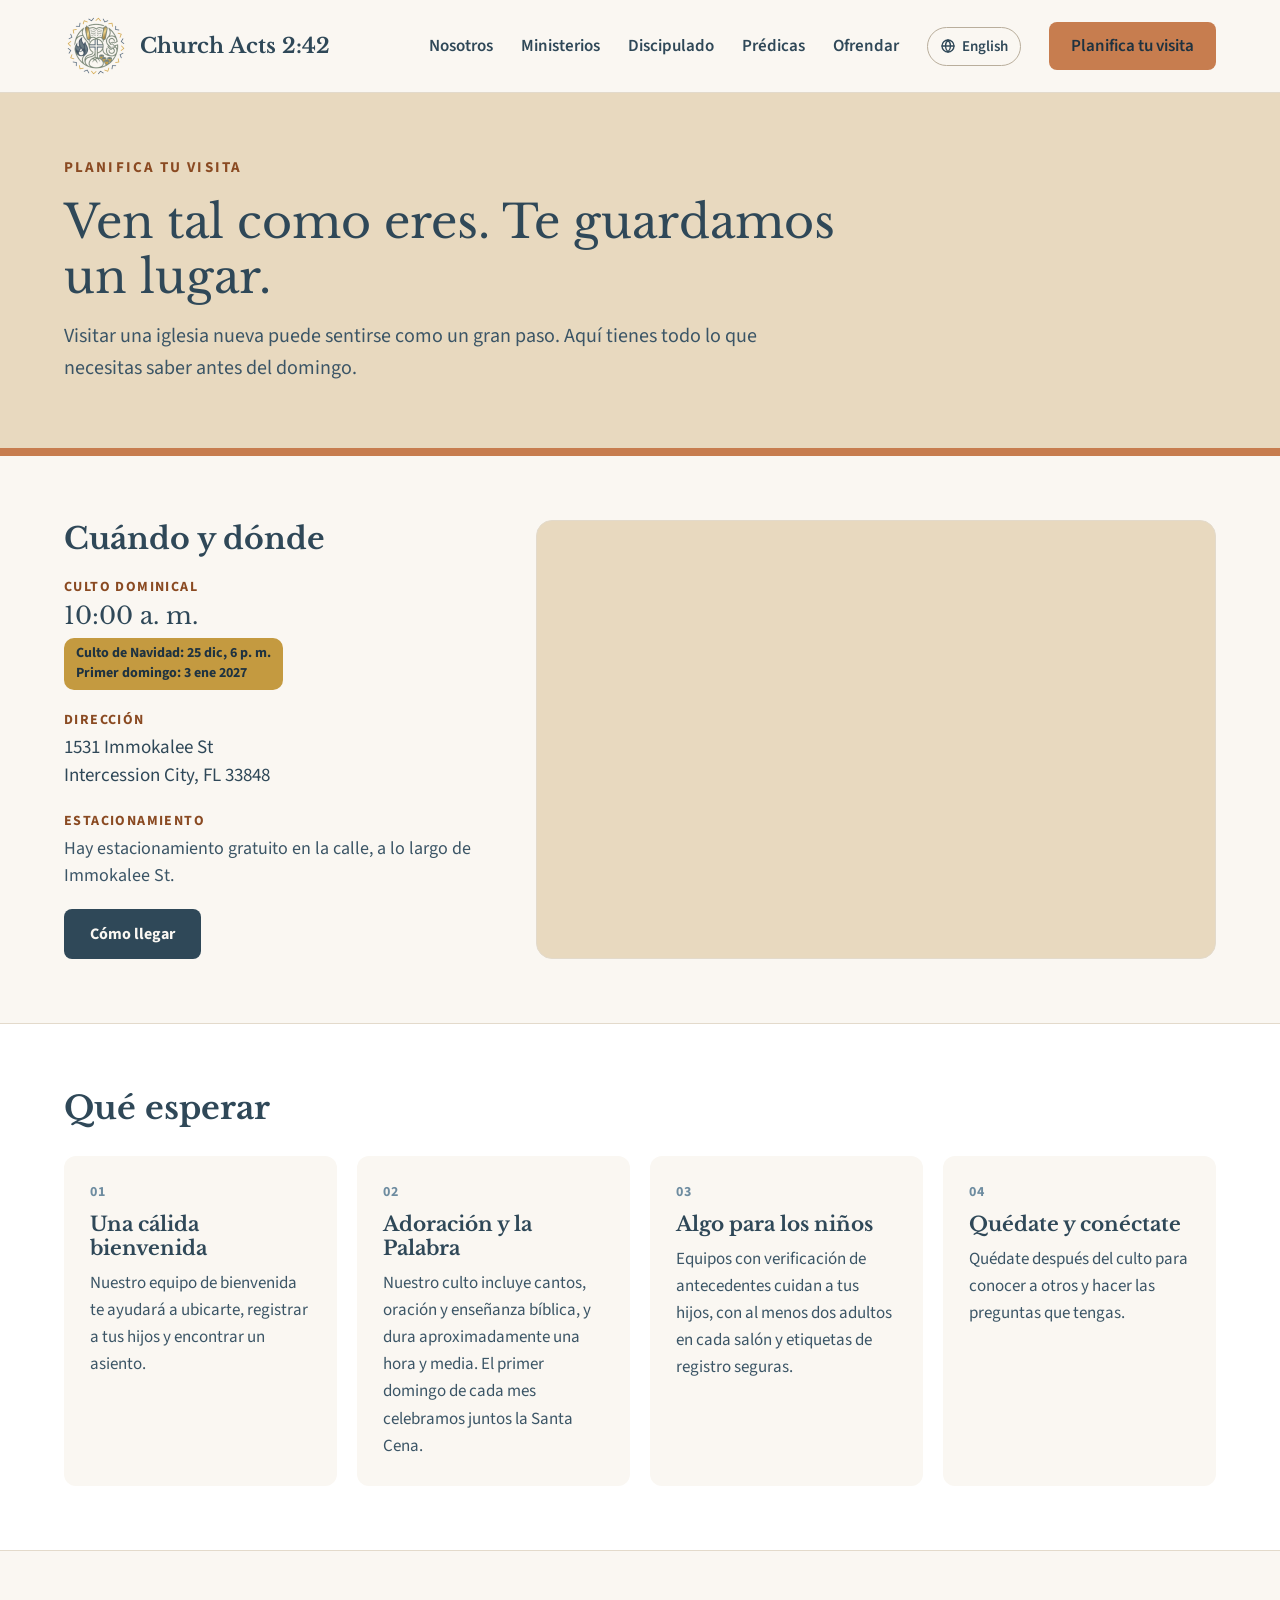
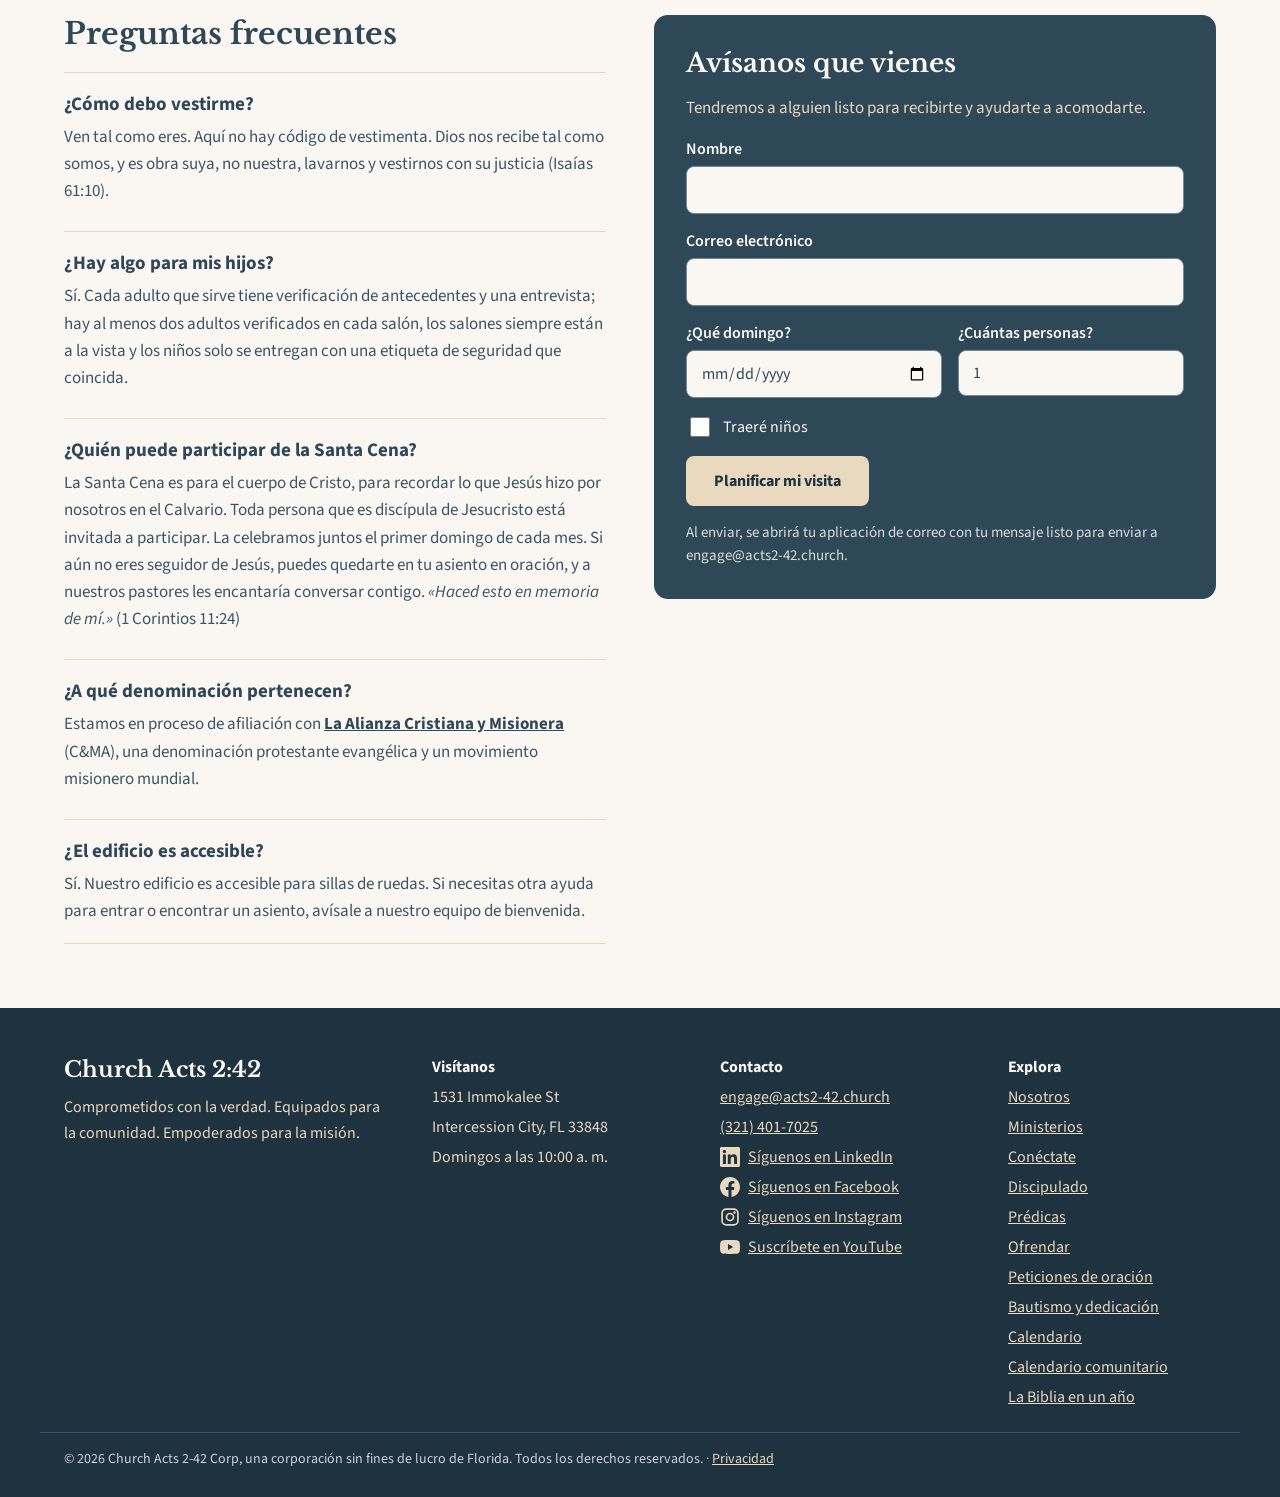
<file: es-visita.html>
<!doctype html>
<html lang="es">
<head>
<meta charset="utf-8">
<title>Planifica tu visita | Church Acts 2:42</title>
<meta name="viewport" content="width=device-width, initial-scale=1">
<meta name="description" content="Church Acts 2:42 es una iglesia centrada en Cristo en Intercession City, Florida. Acompáñanos los domingos a las 10:00 a. m. en 1531 Immokalee St.">
<link rel="icon" type="image/png" href="assets/logo-icon.png">
<meta property="og:title" content="Church Acts 2:42">
<meta property="og:description" content="Church Acts 2:42 es una iglesia centrada en Cristo en Intercession City, Florida. Acompáñanos los domingos a las 10:00 a. m. en 1531 Immokalee St.">
<meta property="og:image" content="https://acts2-42.church/assets/logo.png">
<link rel="stylesheet" href="https://fonts.googleapis.com/css2?family=Libre+Baskerville:ital,wght@0,400;0,700;1,400&amp;family=Source+Sans+3:wght@400;600;700&amp;display=swap">
<style>
body{margin:0;background:#FAF7F2}
a{color:#2F4858}a:hover{color:#1E3240}
</style>
<link rel="stylesheet" href="assets/site.css">

</head>
<body>
<div style="width: 100%; background: #FAF7F2; font-family: 'Source Sans 3', sans-serif; color: #2F4858">

  <header style="background: #FAF7F2; border-bottom: 1px solid #E3DACB">
    <div style="max-width: 1200px; margin: 0 auto; padding: 14px 24px; display: flex; flex-wrap: wrap; align-items: center; justify-content: space-between; gap: 16px">
      <a href="es.html" style="display: flex; align-items: center; gap: 12px; text-decoration: none">
        <img src="assets/logo-icon.png" alt="" style="width: 64px; height: 64px">
        <span style="font-family: 'Libre Baskerville', serif; font-size: 21px; font-weight: 700; color: #2F4858">Church Acts 2:42</span>
      </a>
      <nav aria-label="Principal" style="display: flex; flex-wrap: wrap; align-items: center; gap: 8px 28px; font-size: 17px; font-weight: 600">
        <a href="about.html" style="text-decoration: none; padding: 10px 0">Nosotros</a>
        <a href="ministries.html" style="text-decoration: none; padding: 10px 0">Ministerios</a>
        <a href="discipleship.html" style="text-decoration: none; padding: 10px 0">Discipulado</a>
        <a href="sermons.html" style="text-decoration: none; padding: 10px 0">Prédicas</a>
        <a href="give.html" style="text-decoration: none; padding: 10px 0">Ofrendar</a>
        <a href="visit.html" lang="en" hreflang="en" aria-label="View this site in English" style="display: inline-flex; align-items: center; gap: 6px; text-decoration: none; padding: 8px 12px; border: 1px solid #B9AE9C; border-radius: 999px; font-size: 15px"><svg aria-hidden="true" width="16" height="16" viewBox="0 0 24 24" fill="none" stroke="#2F4858" stroke-width="2" stroke-linecap="round"><circle cx="12" cy="12" r="9"></circle><path d="M3 12h18M12 3c2.5 2.7 3.8 5.7 3.8 9s-1.3 6.3-3.8 9c-2.5-2.7-3.8-5.7-3.8-9S9.5 5.7 12 3z"></path></svg>English</a>
        <a href="es-visita.html" aria-current="page" style="text-decoration: none; background: #C77D4F; color: #1E3240; padding: 12px 22px; border-radius: 8px">Planifica tu visita</a>
      </nav>
    </div>
  </header>

  <section style="background: #E8D9BF">
    <div style="max-width: 1200px; margin: 0 auto; padding: 64px 24px; display: flex; flex-direction: column; gap: 16px">
      <span style="font-size: 15px; font-weight: 700; letter-spacing: 0.14em; text-transform: uppercase; color: #8A4A22">Planifica tu visita</span>
      <h1 style="margin: 0; font-family: 'Libre Baskerville', serif; font-weight: 400; font-size: 46px; line-height: 1.2; max-width: 820px">Ven tal como eres. Te guardamos un lugar.</h1>
      <p style="margin: 0; font-size: 20px; line-height: 1.6; color: #3B5566; max-width: 720px">Visitar una iglesia nueva puede sentirse como un gran paso. Aquí tienes todo lo que necesitas saber antes del domingo.</p>
    </div>
  </section>
  <div style="height: 8px; background: #C77D4F"></div>

  <section style="max-width: 1200px; margin: 0 auto; padding: 64px 24px; display: flex; flex-wrap: wrap; gap: 32px">
    <div style="flex: 1 1 360px; display: flex; flex-direction: column; gap: 20px">
      <h2 style="margin: 0; font-family: 'Libre Baskerville', serif; font-size: 30px">Cuándo y dónde</h2>
      <div style="display: flex; flex-direction: column; gap: 4px"><span style="font-size: 14px; font-weight: 700; letter-spacing: 0.1em; text-transform: uppercase; color: #8A4A22">Culto dominical</span><span style="font-family: 'Libre Baskerville', serif; font-size: 24px">10:00 a. m.</span><span style="align-self: flex-start; margin-top: 4px; background: #C49A40; color: #1E3240; font-size: 14px; font-weight: 700; line-height: 1.4; padding: 6px 12px; border-radius: 10px">Culto de Navidad: 25&nbsp;dic, 6&nbsp;p.&nbsp;m.<br>Primer domingo: 3&nbsp;ene 2027</span></div>
      <div style="display: flex; flex-direction: column; gap: 4px"><span style="font-size: 14px; font-weight: 700; letter-spacing: 0.1em; text-transform: uppercase; color: #8A4A22">Dirección</span><span style="font-size: 19px; line-height: 1.5">1531 Immokalee St<br>Intercession City, FL 33848</span></div>
      <div style="display: flex; flex-direction: column; gap: 4px"><span style="font-size: 14px; font-weight: 700; letter-spacing: 0.1em; text-transform: uppercase; color: #8A4A22">Estacionamiento</span><span style="font-size: 18px; line-height: 1.5; color: #3B5566">Hay estacionamiento gratuito en la calle, a lo largo de Immokalee St.</span></div>
      <div><a href="https://www.google.com/maps/search/?api=1&amp;query=1531+Immokalee+St,+Intercession+City,+FL+33848" style="display: inline-block; text-decoration: none; background: #2F4858; color: #FAF7F2; font-weight: 700; padding: 14px 26px; border-radius: 8px">Cómo llegar</a></div>
    </div>
    <div style="flex: 2 1 520px; min-height: 360px; background: #E8D9BF; border-radius: 16px; overflow: hidden; border: 1px solid #E3DACB"><iframe src="https://maps.google.com/maps?q=1531+Immokalee+St,+Intercession+City,+FL+33848&amp;z=15&amp;hl=es&amp;output=embed" title="Mapa a Church Acts 2:42, 1531 Immokalee St, Intercession City, FL" loading="lazy" referrerpolicy="no-referrer-when-downgrade" style="display: block; width: 100%; height: 100%; min-height: 360px; border: 0"></iframe></div>
  </section>

  <section style="background: #FFFFFF; border-top: 1px solid #E3DACB; border-bottom: 1px solid #E3DACB">
    <div style="max-width: 1200px; margin: 0 auto; padding: 64px 24px; display: flex; flex-direction: column; gap: 28px">
      <h2 style="margin: 0; font-family: 'Libre Baskerville', serif; font-size: 32px">Qué esperar</h2>
      <div style="display: grid; grid-template-columns: repeat(auto-fit, minmax(250px, 1fr)); gap: 20px">
        <div style="background: #FAF7F2; border-radius: 12px; padding: 26px; display: flex; flex-direction: column; gap: 10px"><span style="font-size: 14px; font-weight: 700; color: #6E8CA0; letter-spacing: 0.1em">01</span><h3 style="margin: 0; font-family: 'Libre Baskerville', serif; font-size: 20px">Una cálida bienvenida</h3><p style="margin: 0; font-size: 17px; line-height: 1.6; color: #3B5566">Nuestro equipo de bienvenida te ayudará a ubicarte, registrar a tus hijos y encontrar un asiento.</p></div>
        <div style="background: #FAF7F2; border-radius: 12px; padding: 26px; display: flex; flex-direction: column; gap: 10px"><span style="font-size: 14px; font-weight: 700; color: #6E8CA0; letter-spacing: 0.1em">02</span><h3 style="margin: 0; font-family: 'Libre Baskerville', serif; font-size: 20px">Adoración y la Palabra</h3><p style="margin: 0; font-size: 17px; line-height: 1.6; color: #3B5566">Nuestro culto incluye cantos, oración y enseñanza bíblica, y dura aproximadamente una hora y media. El primer domingo de cada mes celebramos juntos la Santa Cena.</p></div>
        <div style="background: #FAF7F2; border-radius: 12px; padding: 26px; display: flex; flex-direction: column; gap: 10px"><span style="font-size: 14px; font-weight: 700; color: #6E8CA0; letter-spacing: 0.1em">03</span><h3 style="margin: 0; font-family: 'Libre Baskerville', serif; font-size: 20px">Algo para los niños</h3><p style="margin: 0; font-size: 17px; line-height: 1.6; color: #3B5566">Equipos con verificación de antecedentes cuidan a tus hijos, con al menos dos adultos en cada salón y etiquetas de registro seguras.</p></div>
        <div style="background: #FAF7F2; border-radius: 12px; padding: 26px; display: flex; flex-direction: column; gap: 10px"><span style="font-size: 14px; font-weight: 700; color: #6E8CA0; letter-spacing: 0.1em">04</span><h3 style="margin: 0; font-family: 'Libre Baskerville', serif; font-size: 20px">Quédate y conéctate</h3><p style="margin: 0; font-size: 17px; line-height: 1.6; color: #3B5566">Quédate después del culto para conocer a otros y hacer las preguntas que tengas.</p></div>
      </div>
    </div>
  </section>

  <section style="max-width: 1200px; margin: 0 auto; padding: 64px 24px; display: flex; flex-wrap: wrap; gap: 48px; align-items: flex-start">
    <div style="flex: 1 1 420px; display: flex; flex-direction: column; gap: 8px">
      <h2 style="margin: 0 0 12px; font-family: 'Libre Baskerville', serif; font-size: 30px">Preguntas frecuentes</h2>
      <div style="padding: 18px 0; border-top: 1px solid #E3DACB; display: flex; flex-direction: column; gap: 6px"><h3 style="margin: 0; font-size: 19px">¿Cómo debo vestirme?</h3><p style="margin: 0; font-size: 17px; line-height: 1.6; color: #3B5566">Ven tal como eres. Aquí no hay código de vestimenta. Dios nos recibe tal como somos, y es obra suya, no nuestra, lavarnos y vestirnos con su justicia (Isaías 61:10).</p></div>
      <div style="padding: 18px 0; border-top: 1px solid #E3DACB; display: flex; flex-direction: column; gap: 6px"><h3 style="margin: 0; font-size: 19px">¿Hay algo para mis hijos?</h3><p style="margin: 0; font-size: 17px; line-height: 1.6; color: #3B5566">Sí. Cada adulto que sirve tiene verificación de antecedentes y una entrevista; hay al menos dos adultos verificados en cada salón, los salones siempre están a la vista y los niños solo se entregan con una etiqueta de seguridad que coincida.</p></div>
      <div style="padding: 18px 0; border-top: 1px solid #E3DACB; display: flex; flex-direction: column; gap: 6px"><h3 style="margin: 0; font-size: 19px">¿Quién puede participar de la Santa Cena?</h3><p style="margin: 0; font-size: 17px; line-height: 1.6; color: #3B5566">La Santa Cena es para el cuerpo de Cristo, para recordar lo que Jesús hizo por nosotros en el Calvario. Toda persona que es discípula de Jesucristo está invitada a participar. La celebramos juntos el primer domingo de cada mes. Si aún no eres seguidor de Jesús, puedes quedarte en tu asiento en oración, y a nuestros pastores les encantaría conversar contigo. <em>«Haced esto en memoria de mí.»</em> (1 Corintios 11:24)</p></div>
      <div style="padding: 18px 0; border-top: 1px solid #E3DACB; display: flex; flex-direction: column; gap: 6px"><h3 style="margin: 0; font-size: 19px">¿A qué denominación pertenecen?</h3><p style="margin: 0; font-size: 17px; line-height: 1.6; color: #3B5566">Estamos en proceso de afiliación con <a href="https://cmalliance.org/" style="font-weight: 700">La Alianza Cristiana y Misionera</a> (C&amp;MA), una denominación protestante evangélica y un movimiento misionero mundial.</p></div>
      <div style="padding: 18px 0; border-top: 1px solid #E3DACB; border-bottom: 1px solid #E3DACB; display: flex; flex-direction: column; gap: 6px"><h3 style="margin: 0; font-size: 19px">¿El edificio es accesible?</h3><p style="margin: 0; font-size: 17px; line-height: 1.6; color: #3B5566">Sí. Nuestro edificio es accesible para sillas de ruedas. Si necesitas otra ayuda para entrar o encontrar un asiento, avísale a nuestro equipo de bienvenida.</p></div>
    </div>
    <form data-subject="Planificando una visita" style="flex: 1 1 440px; display: flex; flex-direction: column; gap: 16px; background: #2F4858; border-radius: 14px; padding: 32px; color: #FAF7F2">
      <h2 style="margin: 0; font-family: 'Libre Baskerville', serif; font-size: 26px; color: #FAF7F2">Avísanos que vienes</h2>
      <p style="margin: 0; font-size: 17px; line-height: 1.6; color: #E8D9BF">Tendremos a alguien listo para recibirte y ayudarte a acomodarte.</p>
      <label style="display: flex; flex-direction: column; gap: 6px; font-weight: 600">Nombre<input type="text" style="font: inherit; font-weight: 400; padding: 12px 14px; border: 1px solid #6E8CA0; border-radius: 8px; background: #FAF7F2; color: #2F4858"></label>
      <label style="display: flex; flex-direction: column; gap: 6px; font-weight: 600">Correo electrónico<input type="email" style="font: inherit; font-weight: 400; padding: 12px 14px; border: 1px solid #6E8CA0; border-radius: 8px; background: #FAF7F2; color: #2F4858"></label>
      <div style="display: flex; flex-wrap: wrap; gap: 16px">
        <label style="flex: 1 1 160px; display: flex; flex-direction: column; gap: 6px; font-weight: 600">¿Qué domingo?<input type="date" style="font: inherit; font-weight: 400; padding: 11px 14px; border: 1px solid #6E8CA0; border-radius: 8px; background: #FAF7F2; color: #2F4858"></label>
        <label style="flex: 1 1 120px; display: flex; flex-direction: column; gap: 6px; font-weight: 600">¿Cuántas personas?<input type="number" min="1" value="1" style="font: inherit; font-weight: 400; padding: 11px 14px; border: 1px solid #6E8CA0; border-radius: 8px; background: #FAF7F2; color: #2F4858"></label>
      </div>
      <label style="display: flex; align-items: center; gap: 10px; font-size: 16px"><input type="checkbox" style="width: 20px; height: 20px">Traeré niños</label>
      <button type="submit" style="align-self: flex-start; font: inherit; font-weight: 700; background: #E8D9BF; color: #1E3240; border: 0; padding: 14px 28px; border-radius: 8px; cursor: pointer">Planificar mi visita</button>
    </form>
  </section>

  <footer style="background: #1E3240; color: #E8D9BF">
    <div style="max-width: 1200px; margin: 0 auto; padding: 48px 24px 24px; display: flex; flex-wrap: wrap; gap: 40px; justify-content: space-between">
      <div style="flex: 1 1 280px; display: flex; flex-direction: column; gap: 12px">
        <span style="font-family: 'Libre Baskerville', serif; font-size: 22px; font-weight: 700; color: #FAF7F2">Church Acts 2:42</span>
        <span style="font-size: 16px; line-height: 1.6">Comprometidos con la verdad. Equipados para la comunidad. Empoderados para la misión.</span>
      </div>
      <div style="flex: 1 1 200px; display: flex; flex-direction: column; gap: 8px; font-size: 16px">
        <span style="font-weight: 700; color: #FAF7F2">Visítanos</span><span>1531 Immokalee St</span><span>Intercession City, FL 33848</span><span>Domingos a las 10:00 a. m.</span>
      </div>
      <div style="flex: 1 1 200px; display: flex; flex-direction: column; gap: 8px; font-size: 16px">
        <span style="font-weight: 700; color: #FAF7F2">Contacto</span><a href="mailto:engage@acts2-42.church" style="color: #E8D9BF">engage@acts2-42.church</a><a href="tel:+13214017025" style="color: #E8D9BF">(321) 401-7025</a><a href="https://www.linkedin.com/company/church-acts-2-42/" target="_blank" rel="noopener" style="display: inline-flex; align-items: center; gap: 8px; color: #E8D9BF"><svg aria-hidden="true" width="20" height="20" viewBox="0 0 24 24" fill="#E8D9BF"><path d="M20.45 20.45h-3.56v-5.57c0-1.33-.02-3.04-1.85-3.04-1.86 0-2.14 1.45-2.14 2.94v5.67H9.34V9h3.42v1.56h.05c.48-.9 1.64-1.85 3.37-1.85 3.6 0 4.27 2.37 4.27 5.46v6.28zM5.34 7.43a2.06 2.06 0 1 1 0-4.13 2.06 2.06 0 0 1 0 4.13zM7.12 20.45H3.56V9h3.56v11.45zM22.22 0H1.77C.79 0 0 .77 0 1.73v20.54C0 23.23.79 24 1.77 24h20.45c.98 0 1.78-.77 1.78-1.73V1.73C24 .77 23.2 0 22.22 0z"/></svg>Síguenos en LinkedIn</a><a href="https://www.facebook.com/profile.php?id=61595333942653" target="_blank" rel="noopener" style="display: inline-flex; align-items: center; gap: 8px; color: #E8D9BF"><svg aria-hidden="true" width="20" height="20" viewBox="0 0 24 24" fill="#E8D9BF"><path d="M24 12.07C24 5.41 18.63 0 12 0S0 5.4 0 12.07C0 18.1 4.39 23.1 10.13 24v-8.44H7.08v-3.49h3.04V9.41c0-3.02 1.8-4.7 4.54-4.7 1.31 0 2.68.24 2.68.24v2.97h-1.5c-1.5 0-1.96.93-1.96 1.89v2.26h3.32l-.53 3.5h-2.8V24C19.62 23.1 24 18.1 24 12.07z"/></svg>Síguenos en Facebook</a><a href="https://www.instagram.com/churchactz242/" target="_blank" rel="noopener" style="display: inline-flex; align-items: center; gap: 8px; color: #E8D9BF"><svg aria-hidden="true" width="20" height="20" viewBox="0 0 24 24" fill="none" stroke="#E8D9BF" stroke-width="2" stroke-linecap="round" stroke-linejoin="round"><rect x="2.5" y="2.5" width="19" height="19" rx="5"/><circle cx="12" cy="12" r="4.2"/><circle cx="17.4" cy="6.6" r="0.6" fill="#E8D9BF"/></svg>Síguenos en Instagram</a><a href="https://www.youtube.com/@Acts2-42.church" target="_blank" rel="noopener" style="display: inline-flex; align-items: center; gap: 8px; color: #E8D9BF"><svg aria-hidden="true" width="20" height="20" viewBox="0 0 24 24" fill="#E8D9BF"><path d="M23.5 6.2a3 3 0 0 0-2.1-2.1C19.5 3.6 12 3.6 12 3.6s-7.5 0-9.4.5A3 3 0 0 0 .5 6.2 31 31 0 0 0 0 12a31 31 0 0 0 .5 5.8 3 3 0 0 0 2.1 2.1c1.9.5 9.4.5 9.4.5s7.5 0 9.4-.5a3 3 0 0 0 2.1-2.1A31 31 0 0 0 24 12a31 31 0 0 0-.5-5.8zM9.6 15.6V8.4l6.2 3.6-6.2 3.6z"/></svg>Suscríbete en YouTube</a>
      </div>
      <nav aria-label="Pie de página" style="flex: 1 1 160px; display: flex; flex-direction: column; gap: 8px; font-size: 16px">
        <span style="font-weight: 700; color: #FAF7F2">Explora</span>
        <a href="about.html" style="color: #E8D9BF">Nosotros</a>
        <a href="ministries.html" style="color: #E8D9BF">Ministerios</a>
        <a href="connect.html" style="color: #E8D9BF">Conéctate</a>
        <a href="discipleship.html" style="color: #E8D9BF">Discipulado</a>
        <a href="sermons.html" style="color: #E8D9BF">Prédicas</a>
        <a href="give.html" style="color: #E8D9BF">Ofrendar</a>
        <a href="es.html#prayer" style="color: #E8D9BF">Peticiones de oración</a>
        <a href="baptism.html" style="color: #E8D9BF">Bautismo y dedicación</a>
        <a href="https://church-acts-2-42-corp-546169.churchcenter.com/calendar" target="_blank" rel="noopener" style="color: #E8D9BF">Calendario</a>
        <a href="calendar.html" style="color: #E8D9BF">Calendario comunitario</a>
        <a href="bible-plan.html" style="color: #E8D9BF">La Biblia en un año</a>
      </nav>
    </div>
    <div style="max-width: 1200px; margin: 0 auto; padding: 16px 24px 28px; border-top: 1px solid #3B5566; font-size: 14px; color: #C9D3DB">© 2026 Church Acts 2-42 Corp, una corporación sin fines de lucro de Florida. Todos los derechos reservados. · <a href="privacy.html" style="color: #E8D9BF">Privacidad</a></div>
  </footer>
</div>
<script src="assets/site.js"></script>
</body>
</html>
</file>
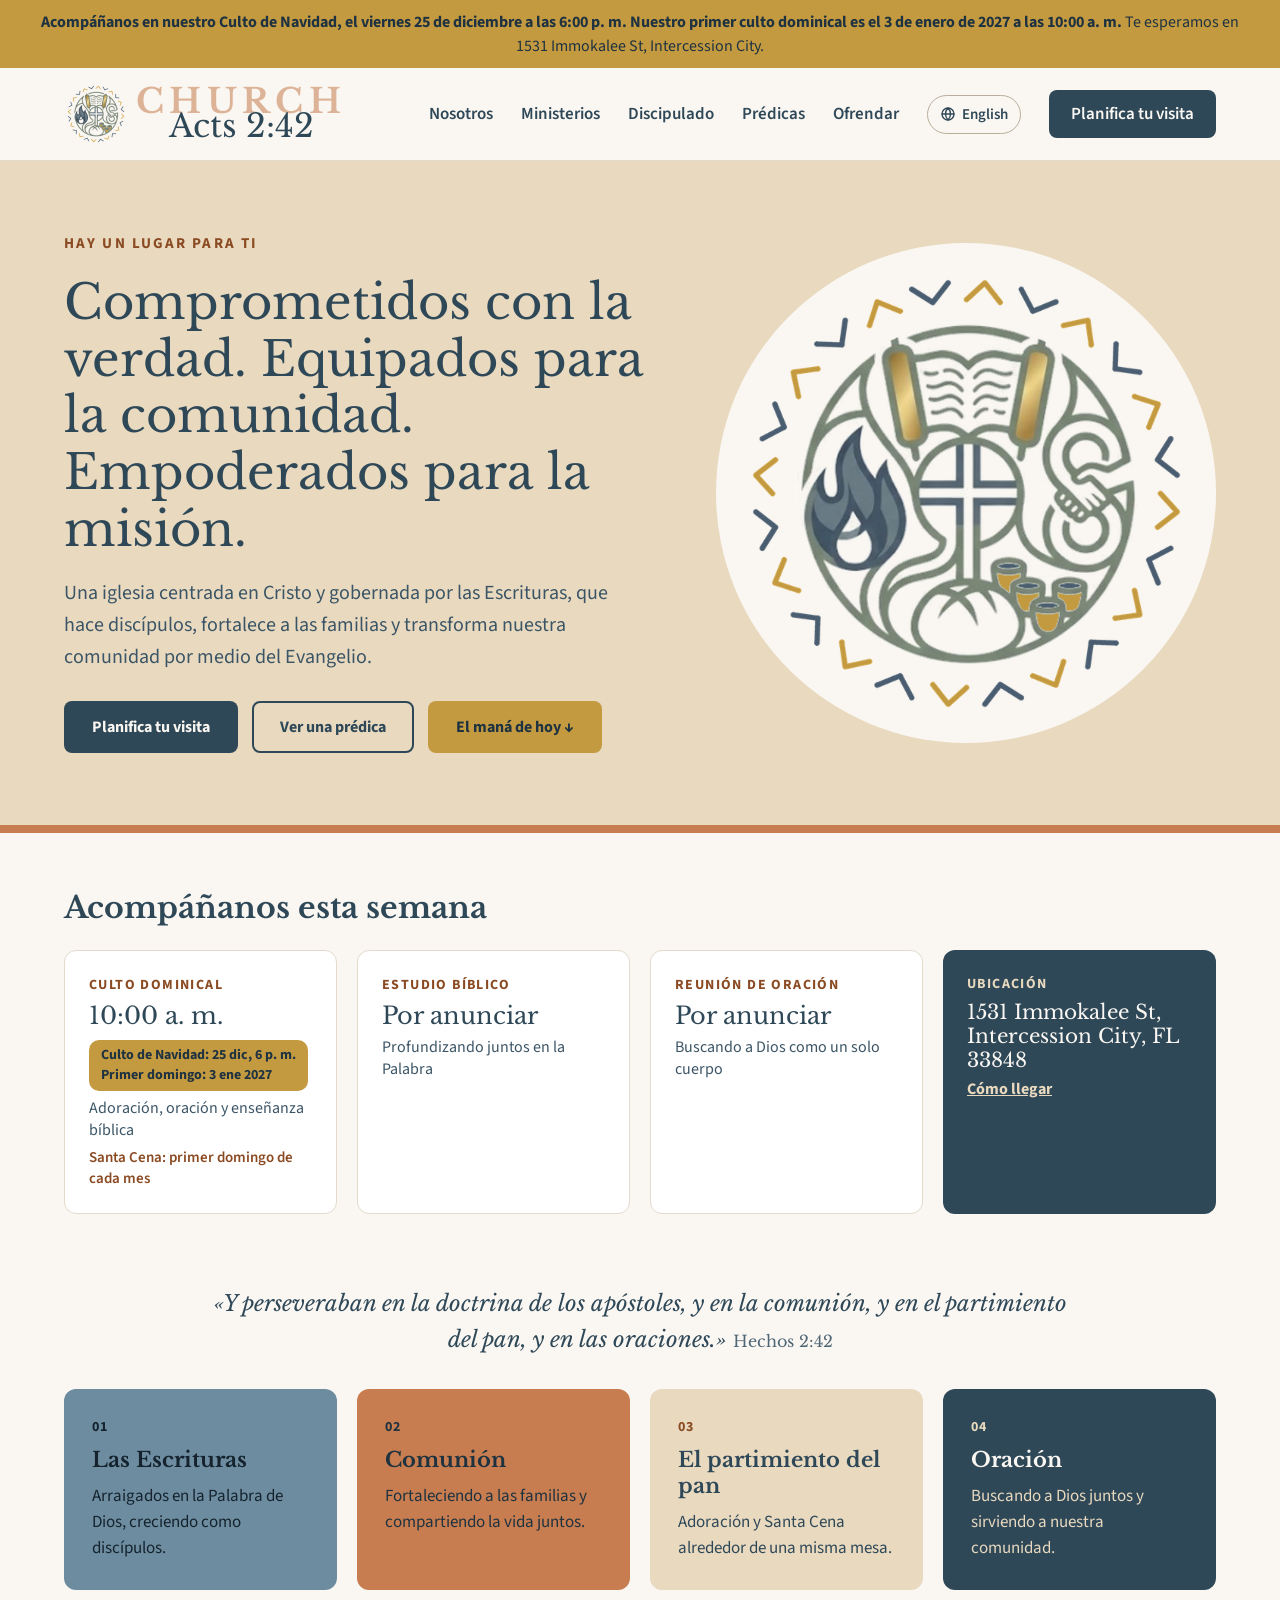
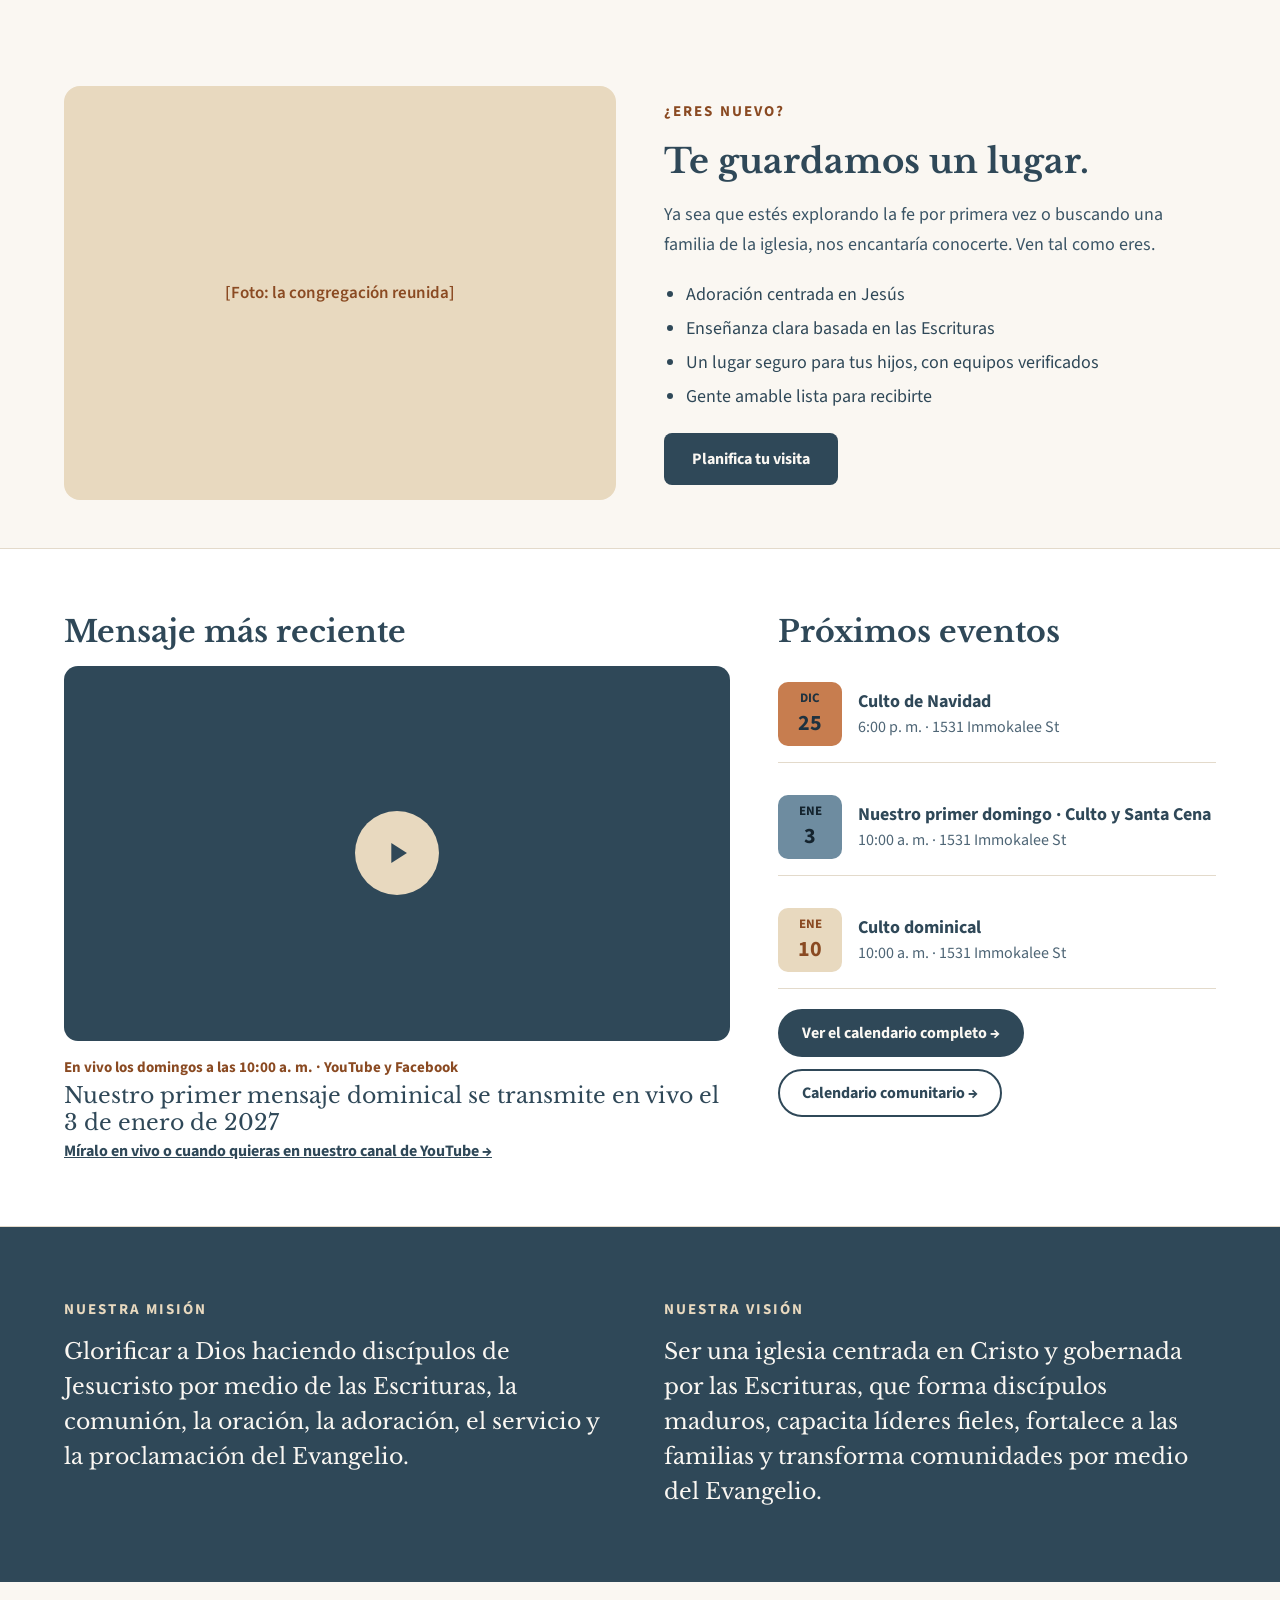
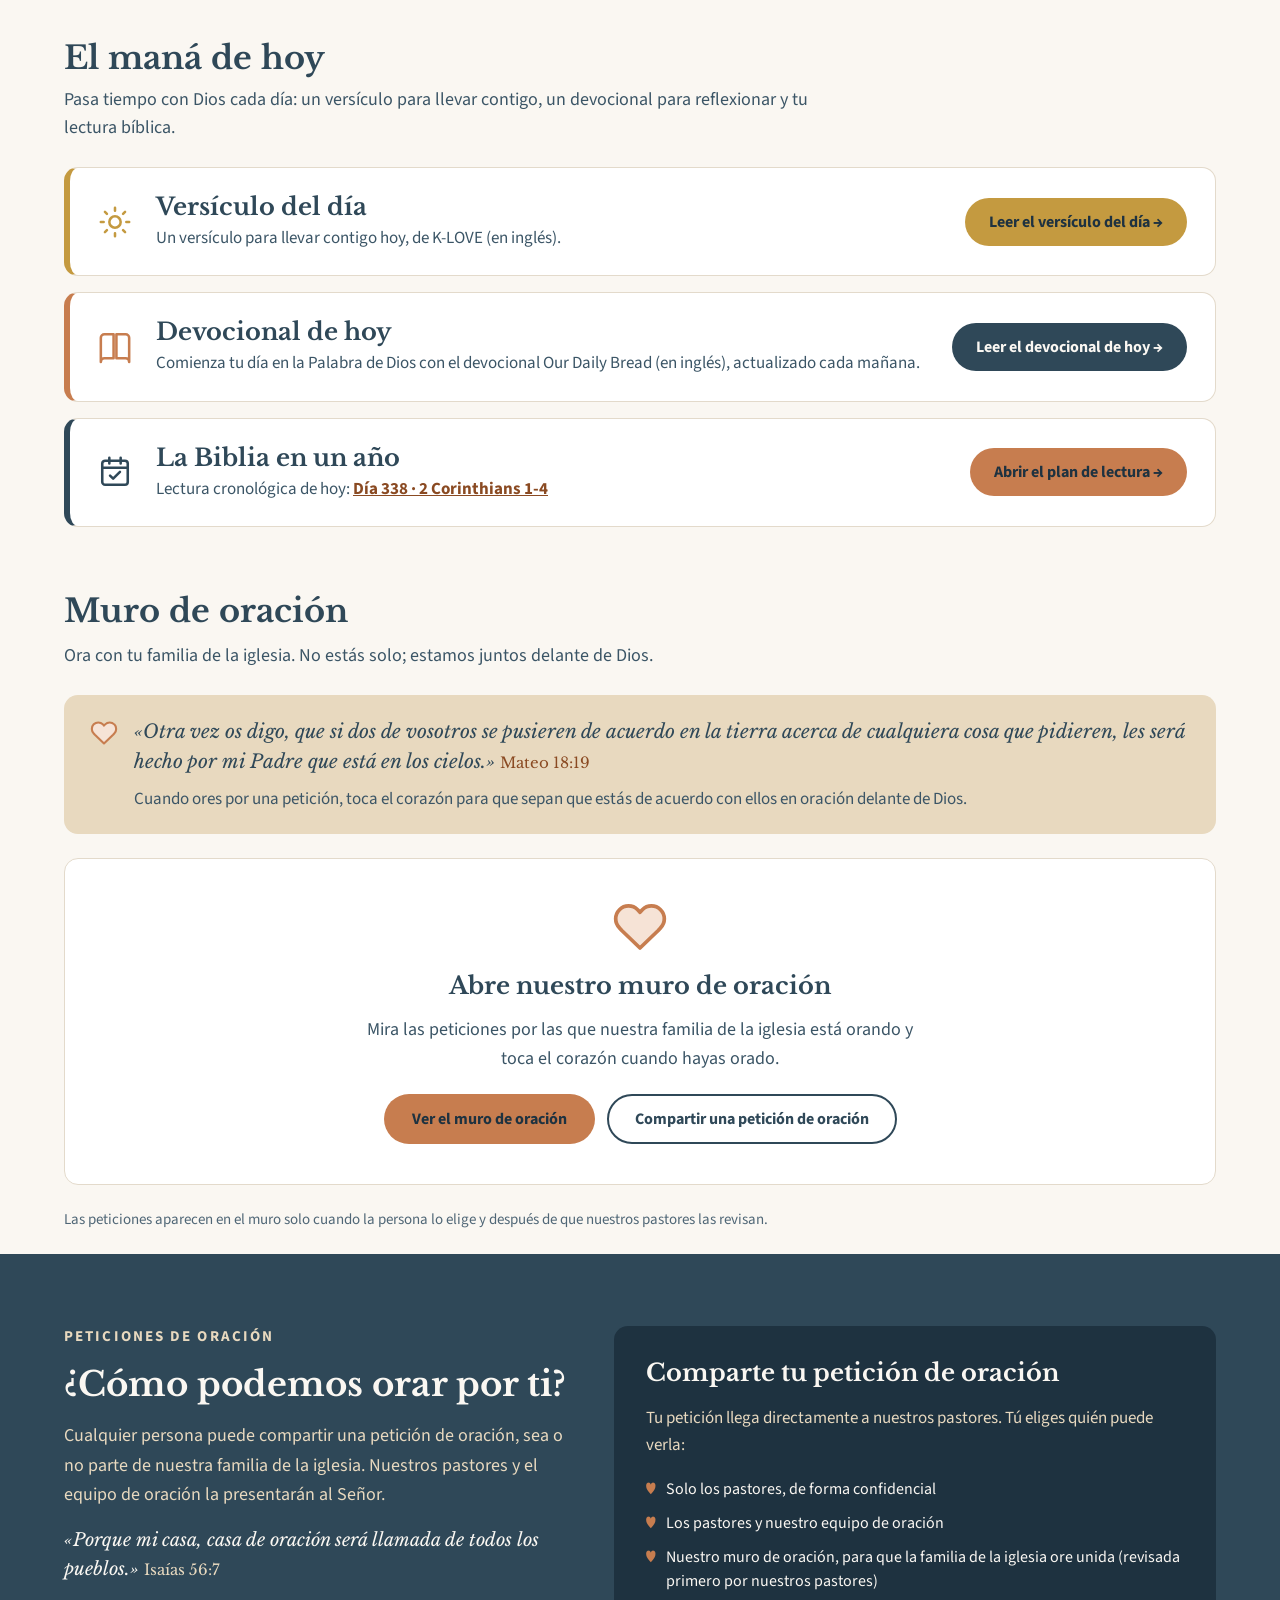
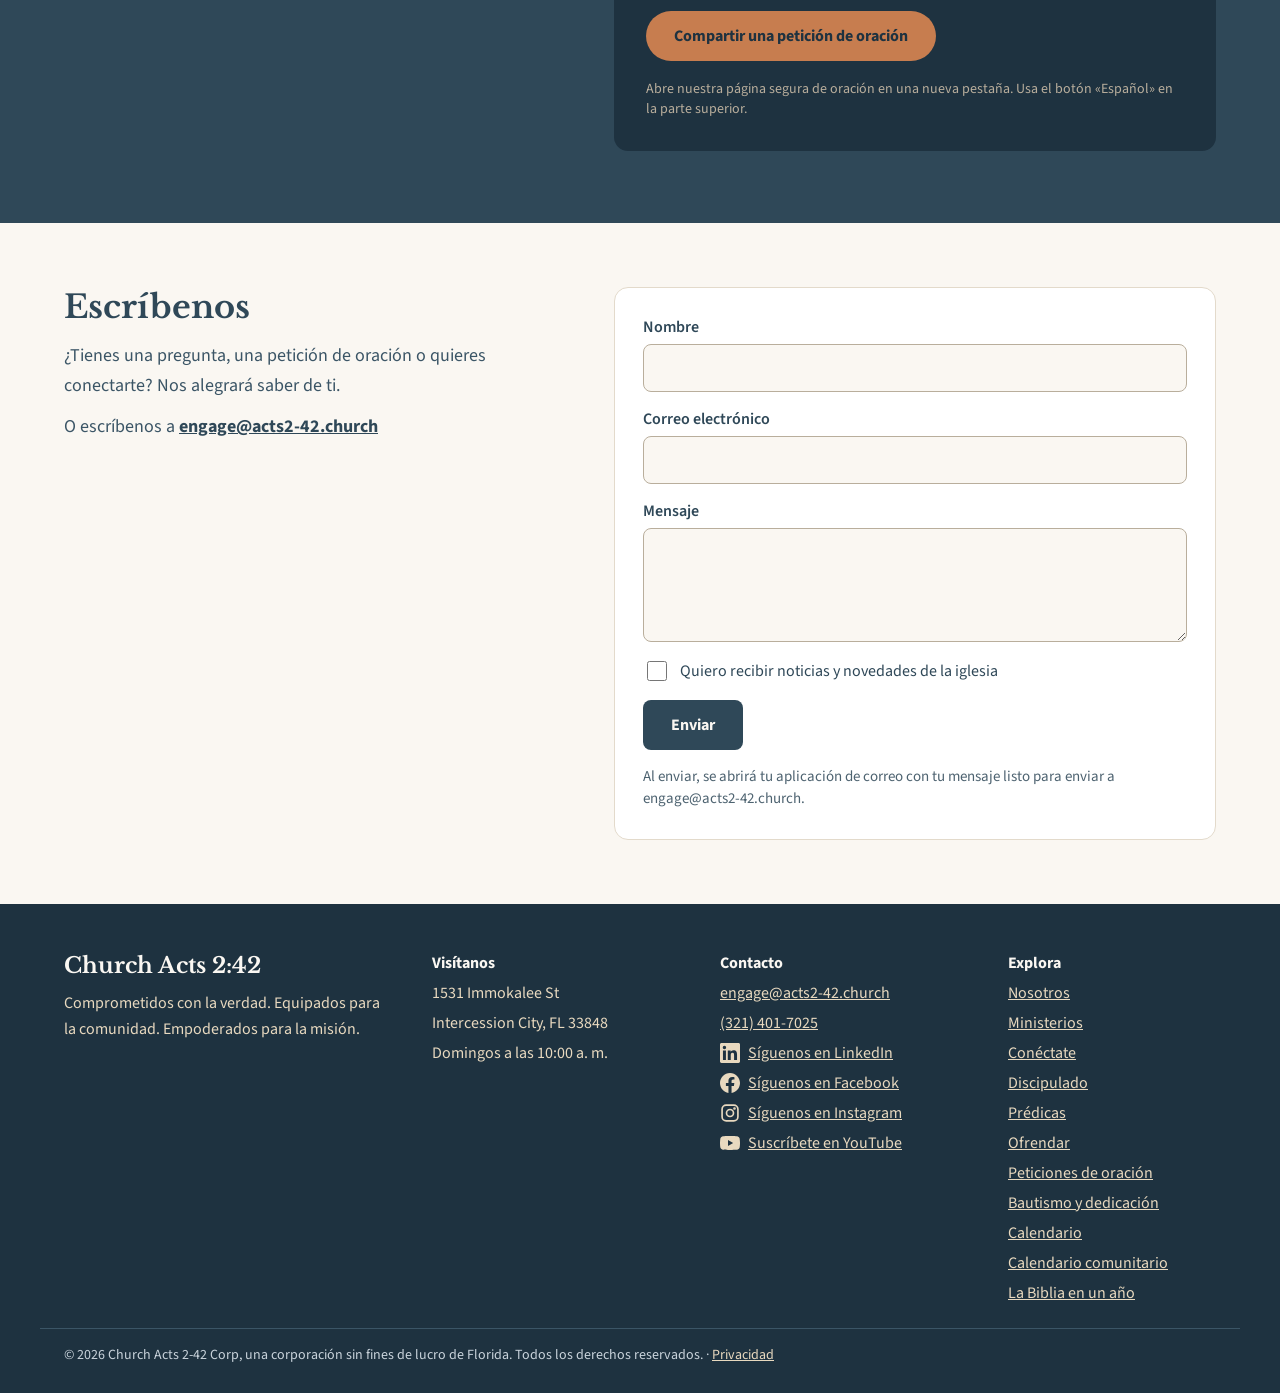
<file: es.html>
<!doctype html>
<html lang="es">
<head>
<meta charset="utf-8">
<title>Inicio | Church Acts 2:42</title>
<meta name="viewport" content="width=device-width, initial-scale=1">
<meta name="description" content="Church Acts 2:42 es una iglesia centrada en Cristo en Intercession City, Florida. Acompáñanos los domingos a las 10:00 a. m. en 1531 Immokalee St.">
<link rel="icon" type="image/png" href="assets/logo-icon.png">
<meta property="og:title" content="Church Acts 2:42">
<meta property="og:description" content="Church Acts 2:42 es una iglesia centrada en Cristo en Intercession City, Florida. Acompáñanos los domingos a las 10:00 a. m. en 1531 Immokalee St.">
<meta property="og:image" content="https://acts2-42.church/assets/logo.png">
<link rel="stylesheet" href="https://fonts.googleapis.com/css2?family=Libre+Baskerville:ital,wght@0,400;0,700;1,400&amp;family=Source+Sans+3:wght@400;600;700&amp;display=swap">
<style>
body{margin:0;background:#FAF7F2}
a{color:#2F4858}a:hover{color:#1E3240}
</style>
<link rel="stylesheet" href="assets/site.css">

</head>
<body>
<div style="width: 100%; background: #FAF7F2; font-family: 'Source Sans 3', sans-serif; color: #2F4858">

  <div role="note" style="background: #C49A40; color: #1E3240; text-align: center; font-size: 16px; line-height: 1.5; padding: 10px 24px"><strong>Acompáñanos en nuestro Culto de Navidad, el viernes 25&nbsp;de&nbsp;diciembre a las 6:00 p. m. Nuestro primer culto dominical es el 3&nbsp;de&nbsp;enero de 2027 a las 10:00 a. m.</strong> Te esperamos en 1531 Immokalee St, Intercession City.</div>
  <header style="background: #FAF7F2; border-bottom: 1px solid #E3DACB">
    <div style="max-width: 1200px; margin: 0 auto; padding: 14px 24px; display: flex; flex-wrap: wrap; align-items: center; justify-content: space-between; gap: 16px">
      <a href="es.html" aria-label="Church Acts 2:42, inicio" style="display: flex; align-items: center; gap: 12px; text-decoration: none">
        <img src="assets/logo-icon.png" alt="" style="width: 64px; height: 64px">
        <span style="position: relative; display: inline-flex; align-items: center; justify-content: center; height: 64px; min-width: 214px; margin-left: -6px; padding: 0 8px">
          <span aria-hidden="true" style="position: absolute; top: 2px; left: 0; right: 0; text-align: center; font-family: 'Libre Baskerville', serif; font-size: 34px; font-weight: 700; line-height: 1; letter-spacing: 0.16em; color: #C77D4F; opacity: 0.55; white-space: nowrap">CHURCH</span>
          <span style="position: relative; top: 12px; font-family: 'Libre Baskerville', serif; font-size: 32px; font-weight: 400; line-height: 1; color: #2F4858; white-space: nowrap">Acts 2:42</span>
        </span>
      </a>
      <nav aria-label="Principal" style="display: flex; flex-wrap: wrap; align-items: center; gap: 8px 28px; font-size: 17px; font-weight: 600">
        <a href="about.html" style="text-decoration: none; padding: 10px 0">Nosotros</a>
        <a href="ministries.html" style="text-decoration: none; padding: 10px 0">Ministerios</a>
        <a href="discipleship.html" style="text-decoration: none; padding: 10px 0">Discipulado</a>
        <a href="sermons.html" style="text-decoration: none; padding: 10px 0">Prédicas</a>
        <a href="give.html" style="text-decoration: none; padding: 10px 0">Ofrendar</a>
        <a href="index.html" lang="en" hreflang="en" aria-label="View this site in English" style="display: inline-flex; align-items: center; gap: 6px; text-decoration: none; padding: 8px 12px; border: 1px solid #B9AE9C; border-radius: 999px; font-size: 15px"><svg aria-hidden="true" width="16" height="16" viewBox="0 0 24 24" fill="none" stroke="#2F4858" stroke-width="2" stroke-linecap="round"><circle cx="12" cy="12" r="9"></circle><path d="M3 12h18M12 3c2.5 2.7 3.8 5.7 3.8 9s-1.3 6.3-3.8 9c-2.5-2.7-3.8-5.7-3.8-9S9.5 5.7 12 3z"></path></svg>English</a>
        <a href="es-visita.html" style="text-decoration: none; background: #2F4858; color: #FAF7F2; padding: 12px 22px; border-radius: 8px">Planifica tu visita</a>
      </nav>
    </div>
  </header>

  <section style="background: #E8D9BF">
    <div style="max-width: 1200px; margin: 0 auto; padding: 72px 24px; display: flex; flex-wrap: wrap; align-items: center; justify-content: space-between; gap: 48px">
      <div style="flex: 1 1 440px; display: flex; flex-direction: column; gap: 20px">
        <span style="font-size: 15px; font-weight: 700; letter-spacing: 0.14em; text-transform: uppercase; color: #8A4A22">Hay un lugar para ti</span>
        <h1 style="margin: 0; font-family: 'Libre Baskerville', serif; font-weight: 400; font-size: 48px; line-height: 1.18; color: #2F4858">Comprometidos con la verdad. Equipados para la comunidad. Empoderados para la misión.</h1>
        <p style="margin: 0; font-size: 20px; line-height: 1.6; color: #3B5566; max-width: 560px">Una iglesia centrada en Cristo y gobernada por las Escrituras, que hace discípulos, fortalece a las familias y transforma nuestra comunidad por medio del Evangelio.</p>
        <div style="display: flex; flex-wrap: wrap; gap: 14px; margin-top: 8px">
          <a href="es-visita.html" style="text-decoration: none; background: #2F4858; color: #FAF7F2; font-weight: 700; padding: 15px 28px; border-radius: 8px">Planifica tu visita</a>
          <a href="sermons.html" style="text-decoration: none; border: 2px solid #2F4858; color: #2F4858; font-weight: 700; padding: 13px 26px; border-radius: 8px">Ver una prédica</a>
          <a href="#daily-word" style="text-decoration: none; background: #C49A40; color: #1E3240; font-weight: 700; padding: 15px 28px; border-radius: 8px">El maná de hoy ↓</a>
        </div>
      </div>
      <div style="flex: 0 1 500px; aspect-ratio: 1 / 1; max-width: 500px; border-radius: 50%; background: #FAF7F2; display: flex; align-items: center; justify-content: center">
        <img src="assets/logo.png" alt="Emblema de Church Acts 2:42" style="width: 97%; height: auto; display: block">
      </div>
    </div>
  </section>
  <div style="height: 8px; background: #C77D4F"></div>

  <section style="max-width: 1200px; margin: 0 auto; padding: 56px 24px 24px">
    <h2 style="margin: 0 0 24px; font-family: 'Libre Baskerville', serif; font-size: 30px; font-weight: 700">Acompáñanos esta semana</h2>
    <div style="display: flex; flex-wrap: wrap; gap: 20px">
      <div style="flex: 1 1 240px; background: #FFFFFF; border: 1px solid #E3DACB; border-radius: 12px; padding: 24px; display: flex; flex-direction: column; gap: 6px">
        <span style="font-size: 14px; font-weight: 700; letter-spacing: 0.1em; text-transform: uppercase; color: #8A4A22">Culto dominical</span>
        <span style="font-family: 'Libre Baskerville', serif; font-size: 24px">10:00 a. m.</span>
        <span style="align-self: flex-start; margin-top: 4px; background: #C49A40; color: #1E3240; font-size: 14px; font-weight: 700; line-height: 1.4; padding: 6px 12px; border-radius: 10px">Culto de Navidad: 25&nbsp;dic, 6&nbsp;p.&nbsp;m.<br>Primer domingo: 3&nbsp;ene 2027</span>
        <span style="font-size: 16px; color: #3B5566">Adoración, oración y enseñanza bíblica</span><span style="font-size: 15px; color: #8A4A22; font-weight: 600">Santa Cena: primer domingo de cada mes</span>
      </div>
      <div style="flex: 1 1 240px; background: #FFFFFF; border: 1px solid #E3DACB; border-radius: 12px; padding: 24px; display: flex; flex-direction: column; gap: 6px">
        <span style="font-size: 14px; font-weight: 700; letter-spacing: 0.1em; text-transform: uppercase; color: #8A4A22">Estudio bíblico</span>
        <span style="font-family: 'Libre Baskerville', serif; font-size: 24px">Por anunciar</span>
        <span style="font-size: 16px; color: #3B5566">Profundizando juntos en la Palabra</span>
      </div>
      <div style="flex: 1 1 240px; background: #FFFFFF; border: 1px solid #E3DACB; border-radius: 12px; padding: 24px; display: flex; flex-direction: column; gap: 6px">
        <span style="font-size: 14px; font-weight: 700; letter-spacing: 0.1em; text-transform: uppercase; color: #8A4A22">Reunión de oración</span>
        <span style="font-family: 'Libre Baskerville', serif; font-size: 24px">Por anunciar</span>
        <span style="font-size: 16px; color: #3B5566">Buscando a Dios como un solo cuerpo</span>
      </div>
      <div style="flex: 1 1 240px; background: #2F4858; border-radius: 12px; padding: 24px; display: flex; flex-direction: column; gap: 6px">
        <span style="font-size: 14px; font-weight: 700; letter-spacing: 0.1em; text-transform: uppercase; color: #E8D9BF">Ubicación</span>
        <span style="font-family: 'Libre Baskerville', serif; font-size: 20px; color: #FAF7F2">1531 Immokalee St, Intercession City, FL 33848</span>
        <a href="https://www.google.com/maps/search/?api=1&amp;query=1531+Immokalee+St,+Intercession+City,+FL+33848" style="font-size: 16px; font-weight: 700; color: #E8D9BF">Cómo llegar</a>
      </div>
    </div>
  </section>

  <section style="max-width: 1200px; margin: 0 auto; padding: 48px 24px">
    <p style="margin: 0 auto 32px; max-width: 860px; font-family: 'Libre Baskerville', serif; font-style: italic; font-size: 22px; line-height: 1.6; text-align: center; color: #2F4858">«Y perseveraban en la doctrina de los apóstoles, y en la comunión, y en el partimiento del pan, y en las oraciones.» <span style="font-style: normal; font-size: 16px; color: #4F6676">Hechos 2:42</span></p>
    <div style="display: flex; flex-wrap: wrap; gap: 20px">
      <div style="flex: 1 1 240px; background: #6E8CA0; border-radius: 12px; padding: 28px; display: flex; flex-direction: column; gap: 10px">
        <span style="font-size: 14px; font-weight: 700; color: #14232D; letter-spacing: 0.1em">01</span>
        <h3 style="margin: 0; font-family: 'Libre Baskerville', serif; font-size: 21px; color: #14232D">Las Escrituras</h3>
        <p style="margin: 0; font-size: 17px; line-height: 1.55; color: #14232D">Arraigados en la Palabra de Dios, creciendo como discípulos.</p>
      </div>
      <div style="flex: 1 1 240px; background: #C77D4F; border-radius: 12px; padding: 28px; display: flex; flex-direction: column; gap: 10px">
        <span style="font-size: 14px; font-weight: 700; color: #1E3240; letter-spacing: 0.1em">02</span>
        <h3 style="margin: 0; font-family: 'Libre Baskerville', serif; font-size: 21px; color: #1E3240">Comunión</h3>
        <p style="margin: 0; font-size: 17px; line-height: 1.55; color: #1E3240">Fortaleciendo a las familias y compartiendo la vida juntos.</p>
      </div>
      <div style="flex: 1 1 240px; background: #E8D9BF; border-radius: 12px; padding: 28px; display: flex; flex-direction: column; gap: 10px">
        <span style="font-size: 14px; font-weight: 700; color: #8A4A22; letter-spacing: 0.1em">03</span>
        <h3 style="margin: 0; font-family: 'Libre Baskerville', serif; font-size: 21px; color: #2F4858">El partimiento del pan</h3>
        <p style="margin: 0; font-size: 17px; line-height: 1.55; color: #2F4858">Adoración y Santa Cena alrededor de una misma mesa.</p>
      </div>
      <div style="flex: 1 1 240px; background: #2F4858; border-radius: 12px; padding: 28px; display: flex; flex-direction: column; gap: 10px">
        <span style="font-size: 14px; font-weight: 700; color: #E8D9BF; letter-spacing: 0.1em">04</span>
        <h3 style="margin: 0; font-family: 'Libre Baskerville', serif; font-size: 21px; color: #FAF7F2">Oración</h3>
        <p style="margin: 0; font-size: 17px; line-height: 1.55; color: #E8D9BF">Buscando a Dios juntos y sirviendo a nuestra comunidad.</p>
      </div>
    </div>
  </section>

  <section style="max-width: 1200px; margin: 0 auto; padding: 48px 24px; display: flex; flex-wrap: wrap; align-items: center; gap: 48px">
    <div style="flex: 1 1 440px; aspect-ratio: 4 / 3; background: #E8D9BF; border-radius: 16px; display: flex; align-items: center; justify-content: center; color: #8A4A22; font-weight: 600; font-size: 17px">[Foto: la congregación reunida]</div>
    <div style="flex: 1 1 440px; display: flex; flex-direction: column; gap: 18px">
      <span style="font-size: 15px; font-weight: 700; letter-spacing: 0.14em; text-transform: uppercase; color: #8A4A22">¿Eres nuevo?</span>
      <h2 style="margin: 0; font-family: 'Libre Baskerville', serif; font-size: 34px; line-height: 1.25">Te guardamos un lugar.</h2>
      <p style="margin: 0; font-size: 18px; line-height: 1.65; color: #3B5566">Ya sea que estés explorando la fe por primera vez o buscando una familia de la iglesia, nos encantaría conocerte. Ven tal como eres.</p>
      <ul style="margin: 0; padding-left: 22px; font-size: 18px; line-height: 1.9; color: #2F4858">
        <li>Adoración centrada en Jesús</li>
        <li>Enseñanza clara basada en las Escrituras</li>
        <li>Un lugar seguro para tus hijos, con equipos verificados</li>
        <li>Gente amable lista para recibirte</li>
      </ul>
      <div><a href="es-visita.html" style="display: inline-block; text-decoration: none; background: #2F4858; color: #FAF7F2; font-weight: 700; padding: 15px 28px; border-radius: 8px">Planifica tu visita</a></div>
    </div>
  </section>

  <section style="background: #FFFFFF; border-top: 1px solid #E3DACB; border-bottom: 1px solid #E3DACB">
    <div style="max-width: 1200px; margin: 0 auto; padding: 64px 24px; display: flex; flex-wrap: wrap; gap: 48px">
      <div style="flex: 3 1 520px; display: flex; flex-direction: column; gap: 16px">
        <h2 style="margin: 0; font-family: 'Libre Baskerville', serif; font-size: 30px">Mensaje más reciente</h2>
        <a href="https://www.youtube.com/@Acts2-42.church" target="_blank" rel="noopener" aria-label="Abrir el canal de YouTube de Church Acts 2:42" style="aspect-ratio: 16 / 9; background: #2F4858; border-radius: 14px; display: flex; align-items: center; justify-content: center; text-decoration: none">
          <span style="width: 84px; height: 84px; border-radius: 50%; background: #E8D9BF; display: flex; align-items: center; justify-content: center">
            <svg aria-hidden="true" width="34" height="34" viewBox="0 0 24 24" fill="#2F4858"><path d="M8 5v14l11-7z"></path></svg>
          </span>
        </a>
        <div style="display: flex; flex-direction: column; gap: 4px">
          <span style="font-size: 15px; font-weight: 700; color: #8A4A22">En vivo los domingos a las 10:00 a. m. · YouTube y Facebook</span>
          <span style="font-family: 'Libre Baskerville', serif; font-size: 22px">Nuestro primer mensaje dominical se transmite en vivo el 3 de enero de 2027</span>
          <a href="https://www.youtube.com/@Acts2-42.church" target="_blank" rel="noopener" style="font-size: 16px; font-weight: 700; color: #2F4858">Míralo en vivo o cuando quieras en nuestro canal de YouTube →</a>
        </div>
      </div>
      <div style="flex: 2 1 340px; display: flex; flex-direction: column; gap: 16px">
        <h2 style="margin: 0; font-family: 'Libre Baskerville', serif; font-size: 30px">Próximos eventos</h2>
        <div style="display: flex; gap: 16px; align-items: center; padding: 16px 0; border-bottom: 1px solid #E3DACB">
          <div style="width: 64px; height: 64px; flex-shrink: 0; background: #C77D4F; border-radius: 10px; display: flex; flex-direction: column; align-items: center; justify-content: center; color: #1E3240"><span class="up-mon" style="font-size: 13px; font-weight: 700">DIC</span><span class="up-dd" style="font-size: 22px; font-weight: 700">6</span></div>
          <div style="display: flex; flex-direction: column; gap: 2px"><span class="up-name" style="font-size: 18px; font-weight: 700">Nuestro primer domingo · Culto y Santa Cena</span><span style="font-size: 16px; color: #4F6676">10:00 a. m. · 1531 Immokalee St</span></div>
        </div>
        <div style="display: flex; gap: 16px; align-items: center; padding: 16px 0; border-bottom: 1px solid #E3DACB">
          <div style="width: 64px; height: 64px; flex-shrink: 0; background: #6E8CA0; border-radius: 10px; display: flex; flex-direction: column; align-items: center; justify-content: center; color: #14232D"><span class="up-mon" style="font-size: 13px; font-weight: 700">DIC</span><span class="up-dd" style="font-size: 22px; font-weight: 700">13</span></div>
          <div style="display: flex; flex-direction: column; gap: 2px"><span class="up-name" style="font-size: 18px; font-weight: 700">Culto dominical</span><span style="font-size: 16px; color: #4F6676">10:00 a. m. · 1531 Immokalee St</span></div>
        </div>
        <div style="display: flex; gap: 16px; align-items: center; padding: 16px 0; border-bottom: 1px solid #E3DACB">
          <div style="width: 64px; height: 64px; flex-shrink: 0; background: #E8D9BF; border-radius: 10px; display: flex; flex-direction: column; align-items: center; justify-content: center; color: #8A4A22"><span class="up-mon" style="font-size: 13px; font-weight: 700">DIC</span><span class="up-dd" style="font-size: 22px; font-weight: 700">20</span></div>
          <div style="display: flex; flex-direction: column; gap: 2px"><span class="up-name" style="font-size: 18px; font-weight: 700">Culto dominical</span><span style="font-size: 16px; color: #4F6676">10:00 a. m. · 1531 Immokalee St</span></div>
        </div>
        <div style="display: flex; flex-wrap: wrap; gap: 12px; margin-top: 4px">
          <a href="https://church-acts-2-42-corp-546169.churchcenter.com/calendar" target="_blank" rel="noopener" style="text-decoration: none; font-weight: 700; background: #2F4858; color: #FAF7F2; padding: 13px 24px; border-radius: 999px">Ver el calendario completo →</a>
          <a href="calendar.html" style="text-decoration: none; font-weight: 700; border: 2px solid #2F4858; color: #2F4858; padding: 11px 22px; border-radius: 999px">Calendario comunitario →</a>
        </div>
      </div>
    </div>
  </section>

  <section style="background: #2F4858">
    <div style="max-width: 1200px; margin: 0 auto; padding: 72px 24px; display: flex; flex-wrap: wrap; gap: 48px">
      <div style="flex: 1 1 440px; display: flex; flex-direction: column; gap: 14px">
        <span style="font-size: 15px; font-weight: 700; letter-spacing: 0.14em; text-transform: uppercase; color: #E8D9BF">Nuestra misión</span>
        <p style="margin: 0; font-family: 'Libre Baskerville', serif; font-size: 22px; line-height: 1.6; color: #FAF7F2">Glorificar a Dios haciendo discípulos de Jesucristo por medio de las Escrituras, la comunión, la oración, la adoración, el servicio y la proclamación del Evangelio.</p>
      </div>
      <div style="flex: 1 1 440px; display: flex; flex-direction: column; gap: 14px">
        <span style="font-size: 15px; font-weight: 700; letter-spacing: 0.14em; text-transform: uppercase; color: #E8D9BF">Nuestra visión</span>
        <p style="margin: 0; font-family: 'Libre Baskerville', serif; font-size: 22px; line-height: 1.6; color: #FAF7F2">Ser una iglesia centrada en Cristo y gobernada por las Escrituras, que forma discípulos maduros, capacita líderes fieles, fortalece a las familias y transforma comunidades por medio del Evangelio.</p>
      </div>
    </div>
  </section>

  <section id="daily-word" aria-labelledby="daily-word-h" style="max-width: 1200px; margin: 0 auto; padding: 56px 24px 0; scroll-margin-top: 12px">
    <div style="display: flex; flex-direction: column; gap: 8px; margin-bottom: 24px">
      <h2 id="daily-word-h" style="margin: 0; font-family: 'Libre Baskerville', serif; font-size: 32px">El maná de hoy</h2>
      <p style="margin: 0; font-size: 18px; line-height: 1.6; color: #3B5566; max-width: 760px">Pasa tiempo con Dios cada día: un versículo para llevar contigo, un devocional para reflexionar y tu lectura bíblica.</p>
    </div>
    <div style="margin-bottom: 16px; background: #FFFFFF; border: 1px solid #E3DACB; border-left: 6px solid #C49A40; border-radius: 14px; padding: 24px 28px; display: flex; flex-wrap: wrap; align-items: center; gap: 16px 24px">
      <svg aria-hidden="true" width="34" height="34" viewBox="0 0 24 24" fill="none" stroke="#C49A40" stroke-width="1.8" stroke-linecap="round" stroke-linejoin="round" style="flex-shrink: 0"><circle cx="12" cy="12" r="4"/><path d="M12 2v2M12 20v2M4.9 4.9l1.4 1.4M17.7 17.7l1.4 1.4M2 12h2M20 12h2M4.9 19.1l1.4-1.4M17.7 6.3l1.4-1.4"/></svg>
      <div style="flex: 1 1 320px; display: flex; flex-direction: column; gap: 4px"><h2 style="margin: 0; font-family: 'Libre Baskerville', serif; font-size: 24px; color: #2F4858">Versículo del día</h2><p style="margin: 0; font-size: 17px; line-height: 1.55; color: #3B5566">Un versículo para llevar contigo hoy, de K-LOVE (en inglés).</p></div>
      <a href="https://www.klove.com/faith/votd" target="_blank" rel="noopener" style="text-decoration: none; font-weight: 700; background: #C49A40; color: #1E3240; padding: 13px 24px; border-radius: 999px; white-space: nowrap">Leer el versículo del día →</a>
    </div>
    <div style="background: #FFFFFF; border: 1px solid #E3DACB; border-left: 6px solid #C77D4F; border-radius: 14px; padding: 24px 28px; display: flex; flex-wrap: wrap; align-items: center; gap: 16px 24px">
      <svg aria-hidden="true" width="34" height="34" viewBox="0 0 24 24" fill="none" stroke="#C77D4F" stroke-width="1.8" stroke-linecap="round" stroke-linejoin="round" style="flex-shrink: 0"><path d="M2 5.5A2.5 2.5 0 0 1 4.5 3H11v17H4.5A2.5 2.5 0 0 0 2 22.5z"/><path d="M22 5.5A2.5 2.5 0 0 0 19.5 3H13v17h6.5a2.5 2.5 0 0 1 2.5 2.5z"/></svg>
      <div style="flex: 1 1 320px; display: flex; flex-direction: column; gap: 4px"><h2 style="margin: 0; font-family: 'Libre Baskerville', serif; font-size: 24px; color: #2F4858">Devocional de hoy</h2><p style="margin: 0; font-size: 17px; line-height: 1.55; color: #3B5566">Comienza tu día en la Palabra de Dios con el devocional Our Daily Bread (en inglés), actualizado cada mañana.</p></div>
      <a href="https://www.odbm.org/en/" target="_blank" rel="noopener" style="text-decoration: none; font-weight: 700; background: #2F4858; color: #FAF7F2; padding: 13px 24px; border-radius: 999px; white-space: nowrap">Leer el devocional de hoy →</a>
    </div>
    <div style="margin-top: 16px; background: #FFFFFF; border: 1px solid #E3DACB; border-left: 6px solid #2F4858; border-radius: 14px; padding: 24px 28px; display: flex; flex-wrap: wrap; align-items: center; gap: 16px 24px">
      <svg aria-hidden="true" width="34" height="34" viewBox="0 0 24 24" fill="none" stroke="#2F4858" stroke-width="1.8" stroke-linecap="round" stroke-linejoin="round" style="flex-shrink: 0"><rect x="3" y="4" width="18" height="17" rx="2"/><path d="M3 9h18M8 2v4M16 2v4M8.5 14.5l2.2 2.2 4.8-4.8"/></svg>
      <div style="flex: 1 1 320px; display: flex; flex-direction: column; gap: 4px"><h2 style="margin: 0; font-family: 'Libre Baskerville', serif; font-size: 24px; color: #2F4858">La Biblia en un año</h2><p style="margin: 0; font-size: 17px; line-height: 1.55; color: #3B5566">Lectura cronológica de hoy: <a href="bible-plan.html" id="home-bp-today" style="font-weight: 700; color: #8A4A22">ver el plan</a></p></div>
      <a href="bible-plan.html" id="home-bp-link" style="text-decoration: none; font-weight: 700; background: #C77D4F; color: #1E3240; padding: 13px 24px; border-radius: 999px; white-space: nowrap">Abrir el plan de lectura →</a>
    </div>
  </section>

  <section id="prayer-board" style="max-width: 1200px; margin: 0 auto; padding: 64px 24px 24px; display: flex; flex-direction: column; gap: 24px">
    <div style="display: flex; flex-wrap: wrap; align-items: flex-end; justify-content: space-between; gap: 16px">
      <div style="display: flex; flex-direction: column; gap: 10px; max-width: 720px">
        <h2 style="margin: 0; font-family: 'Libre Baskerville', serif; font-size: 32px">Muro de oración</h2>
        <p style="margin: 0; font-size: 18px; line-height: 1.65; color: #3B5566">Ora con tu familia de la iglesia. No estás solo; estamos juntos delante de Dios.</p>
      </div>
    </div>
    <div style="background: #E8D9BF; border-radius: 14px; padding: 22px 26px; display: flex; gap: 16px; align-items: flex-start">
      <svg aria-hidden="true" width="28" height="28" viewBox="0 0 24 24" fill="#F6E3D6" stroke="#C77D4F" stroke-width="1.8" stroke-linejoin="round" style="flex-shrink: 0; margin-top: 2px"><path d="M20.8 4.6a5.5 5.5 0 0 0-7.8 0L12 5.7l-1-1.1a5.5 5.5 0 0 0-7.8 7.8l1 1.1L12 21l7.8-7.5 1-1.1a5.5 5.5 0 0 0 0-7.8z"/></svg>
      <div style="display: flex; flex-direction: column; gap: 8px"><p style="margin: 0; font-family: 'Libre Baskerville', serif; font-style: italic; font-size: 19px; line-height: 1.6; color: #2F4858">«Otra vez os digo, que si dos de vosotros se pusieren de acuerdo en la tierra acerca de cualquiera cosa que pidieren, les será hecho por mi Padre que está en los cielos.» <span style="font-style: normal; font-size: 15px; color: #8A4A22; white-space: nowrap">Mateo 18:19</span></p>
      <p style="margin: 0; font-size: 17px; line-height: 1.55; color: #3B5566">Cuando ores por una petición, toca el corazón para que sepan que estás de acuerdo con ellos en oración delante de Dios.</p></div>
    </div>
    <div id="live-board" data-feed="https://acts-prayer-path.base44.app/functions/publicBoard" data-app="https://acts-prayer-path.base44.app/" hidden style="display: grid; grid-template-columns: repeat(auto-fit, minmax(280px, 1fr)); gap: 20px"></div>
    <div id="board-fallback" style="background: #FFFFFF; border: 1px solid #E3DACB; border-radius: 14px; padding: 40px 32px; display: flex; flex-direction: column; align-items: center; text-align: center; gap: 16px">
      <svg aria-hidden="true" width="56" height="56" viewBox="0 0 24 24" fill="#F6E3D6" stroke="#C77D4F" stroke-width="1.6" stroke-linecap="round" stroke-linejoin="round"><path d="M20.8 4.6a5.5 5.5 0 0 0-7.8 0L12 5.7l-1-1.1a5.5 5.5 0 0 0-7.8 7.8l1 1.1L12 21l7.8-7.5 1-1.1a5.5 5.5 0 0 0 0-7.8z"/></svg>
      <h3 style="margin: 0; font-family: 'Libre Baskerville', serif; font-size: 24px; color: #2F4858">Abre nuestro muro de oración</h3>
      <p style="margin: 0; max-width: 560px; font-size: 18px; line-height: 1.6; color: #3B5566">Mira las peticiones por las que nuestra familia de la iglesia está orando y toca el corazón cuando hayas orado.</p>
      <div style="display: flex; flex-wrap: wrap; justify-content: center; gap: 12px; margin-top: 4px">
        <a href="https://acts-prayer-path.base44.app/" target="_blank" rel="noopener" style="text-decoration: none; font-weight: 700; background: #C77D4F; color: #1E3240; padding: 14px 28px; border-radius: 999px">Ver el muro de oración</a>
        <a href="https://acts-prayer-path.base44.app/" target="_blank" rel="noopener" style="text-decoration: none; font-weight: 700; border: 2px solid #2F4858; color: #2F4858; padding: 12px 26px; border-radius: 999px">Compartir una petición de oración</a>
      </div>
    </div>
    <div style="display: flex; flex-wrap: wrap; justify-content: space-between; gap: 12px; font-size: 15px; color: #4F6676"><span>Las peticiones aparecen en el muro solo cuando la persona lo elige y después de que nuestros pastores las revisan.</span></div>
  </section>

  <section id="prayer" style="background: #2F4858">
    <div style="max-width: 1200px; margin: 0 auto; padding: 72px 24px; display: flex; flex-wrap: wrap; gap: 48px; align-items: flex-start">
      <div style="flex: 1 1 380px; display: flex; flex-direction: column; gap: 16px">
        <span style="font-size: 15px; font-weight: 700; letter-spacing: 0.14em; text-transform: uppercase; color: #E8D9BF">Peticiones de oración</span>
        <h2 style="margin: 0; font-family: 'Libre Baskerville', serif; font-size: 34px; line-height: 1.25; color: #FAF7F2">¿Cómo podemos orar por ti?</h2>
        <p style="margin: 0; font-size: 18px; line-height: 1.65; color: #E8D9BF">Cualquier persona puede compartir una petición de oración, sea o no parte de nuestra familia de la iglesia. Nuestros pastores y el equipo de oración la presentarán al Señor.</p>
        <p style="margin: 0; font-family: 'Libre Baskerville', serif; font-style: italic; font-size: 18px; line-height: 1.6; color: #FAF7F2">«Porque mi casa, casa de oración será llamada de todos los pueblos.» <span style="font-style: normal; font-size: 15px; color: #E8D9BF">Isaías 56:7</span></p>
      </div>
      <div style="flex: 1 1 480px; display: flex; flex-direction: column; gap: 18px; background: #1E3240; border-radius: 14px; padding: 32px; color: #FAF7F2">
        <h3 style="margin: 0; font-family: 'Libre Baskerville', serif; font-size: 24px; color: #FAF7F2">Comparte tu petición de oración</h3>
        <p style="margin: 0; font-size: 17px; line-height: 1.6; color: #E8D9BF">Tu petición llega directamente a nuestros pastores. Tú eliges quién puede verla:</p>
        <ul style="margin: 0; padding: 0; list-style: none; display: flex; flex-direction: column; gap: 10px; font-size: 16px; line-height: 1.5"><li style="display: flex; gap: 10px; align-items: flex-start"><span aria-hidden="true" style="color: #C77D4F">♥</span><span>Solo los pastores, de forma confidencial</span></li><li style="display: flex; gap: 10px; align-items: flex-start"><span aria-hidden="true" style="color: #C77D4F">♥</span><span>Los pastores y nuestro equipo de oración</span></li><li style="display: flex; gap: 10px; align-items: flex-start"><span aria-hidden="true" style="color: #C77D4F">♥</span><span>Nuestro muro de oración, para que la familia de la iglesia ore unida (revisada primero por nuestros pastores)</span></li></ul>
        <a href="https://acts-prayer-path.base44.app/" target="_blank" rel="noopener" style="align-self: flex-start; text-decoration: none; font-weight: 700; background: #C77D4F; color: #1E3240; padding: 14px 28px; border-radius: 999px">Compartir una petición de oración</a>
        <p style="margin: 0; font-size: 14px; color: #B9AE9C">Abre nuestra página segura de oración en una nueva pestaña. Usa el botón «Español» en la parte superior.</p>
      </div>
    </div>
  </section>

  <section style="max-width: 1200px; margin: 0 auto; padding: 64px 24px; display: flex; flex-wrap: wrap; gap: 48px; align-items: flex-start">
    <div style="flex: 1 1 380px; display: flex; flex-direction: column; gap: 14px">
      <h2 style="margin: 0; font-family: 'Libre Baskerville', serif; font-size: 32px">Escríbenos</h2>
      <p style="margin: 0; font-size: 18px; line-height: 1.65; color: #3B5566">¿Tienes una pregunta, una petición de oración o quieres conectarte? Nos alegrará saber de ti.</p>
      <p style="margin: 0; font-size: 18px; color: #3B5566">O escríbenos a <a href="mailto:engage@acts2-42.church" style="font-weight: 700">engage@acts2-42.church</a></p>
    </div>
    <form data-subject="Mensaje desde el sitio web" style="flex: 1 1 480px; display: flex; flex-direction: column; gap: 16px; background: #FFFFFF; border: 1px solid #E3DACB; border-radius: 14px; padding: 28px">
      <label style="display: flex; flex-direction: column; gap: 6px; font-weight: 600">Nombre<input type="text" style="font: inherit; font-weight: 400; padding: 12px 14px; border: 1px solid #B9AE9C; border-radius: 8px; background: #FAF7F2"></label>
      <label style="display: flex; flex-direction: column; gap: 6px; font-weight: 600">Correo electrónico<input type="email" style="font: inherit; font-weight: 400; padding: 12px 14px; border: 1px solid #B9AE9C; border-radius: 8px; background: #FAF7F2"></label>
      <label style="display: flex; flex-direction: column; gap: 6px; font-weight: 600">Mensaje<textarea rows="4" style="font: inherit; font-weight: 400; padding: 12px 14px; border: 1px solid #B9AE9C; border-radius: 8px; background: #FAF7F2"></textarea></label>
      <label style="display: flex; align-items: center; gap: 10px; font-size: 16px"><input type="checkbox" style="width: 20px; height: 20px">Quiero recibir noticias y novedades de la iglesia</label>
      <button type="submit" style="align-self: flex-start; font: inherit; font-weight: 700; background: #2F4858; color: #FAF7F2; border: 0; padding: 14px 28px; border-radius: 8px; cursor: pointer">Enviar</button>
    </form>
  </section>

  <footer style="background: #1E3240; color: #E8D9BF">
    <div style="max-width: 1200px; margin: 0 auto; padding: 48px 24px 24px; display: flex; flex-wrap: wrap; gap: 40px; justify-content: space-between">
      <div style="flex: 1 1 280px; display: flex; flex-direction: column; gap: 12px">
        <span style="font-family: 'Libre Baskerville', serif; font-size: 22px; font-weight: 700; color: #FAF7F2">Church Acts 2:42</span>
        <span style="font-size: 16px; line-height: 1.6">Comprometidos con la verdad. Equipados para la comunidad. Empoderados para la misión.</span>
      </div>
      <div style="flex: 1 1 200px; display: flex; flex-direction: column; gap: 8px; font-size: 16px">
        <span style="font-weight: 700; color: #FAF7F2">Visítanos</span><span>1531 Immokalee St</span><span>Intercession City, FL 33848</span><span>Domingos a las 10:00 a. m.</span>
      </div>
      <div style="flex: 1 1 200px; display: flex; flex-direction: column; gap: 8px; font-size: 16px">
        <span style="font-weight: 700; color: #FAF7F2">Contacto</span><a href="mailto:engage@acts2-42.church" style="color: #E8D9BF">engage@acts2-42.church</a><a href="tel:+13214017025" style="color: #E8D9BF">(321) 401-7025</a><a href="https://www.linkedin.com/company/church-acts-2-42/" target="_blank" rel="noopener" style="display: inline-flex; align-items: center; gap: 8px; color: #E8D9BF"><svg aria-hidden="true" width="20" height="20" viewBox="0 0 24 24" fill="#E8D9BF"><path d="M20.45 20.45h-3.56v-5.57c0-1.33-.02-3.04-1.85-3.04-1.86 0-2.14 1.45-2.14 2.94v5.67H9.34V9h3.42v1.56h.05c.48-.9 1.64-1.85 3.37-1.85 3.6 0 4.27 2.37 4.27 5.46v6.28zM5.34 7.43a2.06 2.06 0 1 1 0-4.13 2.06 2.06 0 0 1 0 4.13zM7.12 20.45H3.56V9h3.56v11.45zM22.22 0H1.77C.79 0 0 .77 0 1.73v20.54C0 23.23.79 24 1.77 24h20.45c.98 0 1.78-.77 1.78-1.73V1.73C24 .77 23.2 0 22.22 0z"/></svg>Síguenos en LinkedIn</a><a href="https://www.facebook.com/profile.php?id=61595333942653" target="_blank" rel="noopener" style="display: inline-flex; align-items: center; gap: 8px; color: #E8D9BF"><svg aria-hidden="true" width="20" height="20" viewBox="0 0 24 24" fill="#E8D9BF"><path d="M24 12.07C24 5.41 18.63 0 12 0S0 5.4 0 12.07C0 18.1 4.39 23.1 10.13 24v-8.44H7.08v-3.49h3.04V9.41c0-3.02 1.8-4.7 4.54-4.7 1.31 0 2.68.24 2.68.24v2.97h-1.5c-1.5 0-1.96.93-1.96 1.89v2.26h3.32l-.53 3.5h-2.8V24C19.62 23.1 24 18.1 24 12.07z"/></svg>Síguenos en Facebook</a><a href="https://www.instagram.com/churchactz242/" target="_blank" rel="noopener" style="display: inline-flex; align-items: center; gap: 8px; color: #E8D9BF"><svg aria-hidden="true" width="20" height="20" viewBox="0 0 24 24" fill="none" stroke="#E8D9BF" stroke-width="2" stroke-linecap="round" stroke-linejoin="round"><rect x="2.5" y="2.5" width="19" height="19" rx="5"/><circle cx="12" cy="12" r="4.2"/><circle cx="17.4" cy="6.6" r="0.6" fill="#E8D9BF"/></svg>Síguenos en Instagram</a><a href="https://www.youtube.com/@Acts2-42.church" target="_blank" rel="noopener" style="display: inline-flex; align-items: center; gap: 8px; color: #E8D9BF"><svg aria-hidden="true" width="20" height="20" viewBox="0 0 24 24" fill="#E8D9BF"><path d="M23.5 6.2a3 3 0 0 0-2.1-2.1C19.5 3.6 12 3.6 12 3.6s-7.5 0-9.4.5A3 3 0 0 0 .5 6.2 31 31 0 0 0 0 12a31 31 0 0 0 .5 5.8 3 3 0 0 0 2.1 2.1c1.9.5 9.4.5 9.4.5s7.5 0 9.4-.5a3 3 0 0 0 2.1-2.1A31 31 0 0 0 24 12a31 31 0 0 0-.5-5.8zM9.6 15.6V8.4l6.2 3.6-6.2 3.6z"/></svg>Suscríbete en YouTube</a>
      </div>
      <nav aria-label="Pie de página" style="flex: 1 1 160px; display: flex; flex-direction: column; gap: 8px; font-size: 16px">
        <span style="font-weight: 700; color: #FAF7F2">Explora</span>
        <a href="about.html" style="color: #E8D9BF">Nosotros</a>
        <a href="ministries.html" style="color: #E8D9BF">Ministerios</a>
        <a href="connect.html" style="color: #E8D9BF">Conéctate</a>
        <a href="discipleship.html" style="color: #E8D9BF">Discipulado</a>
        <a href="sermons.html" style="color: #E8D9BF">Prédicas</a>
        <a href="give.html" style="color: #E8D9BF">Ofrendar</a>
        <a href="es.html#prayer" style="color: #E8D9BF">Peticiones de oración</a>
        <a href="baptism.html" style="color: #E8D9BF">Bautismo y dedicación</a>
        <a href="https://church-acts-2-42-corp-546169.churchcenter.com/calendar" target="_blank" rel="noopener" style="color: #E8D9BF">Calendario</a>
        <a href="calendar.html" style="color: #E8D9BF">Calendario comunitario</a>
        <a href="bible-plan.html" style="color: #E8D9BF">La Biblia en un año</a>
      </nav>
    </div>
    <div style="max-width: 1200px; margin: 0 auto; padding: 16px 24px 28px; border-top: 1px solid #3B5566; font-size: 14px; color: #C9D3DB">© 2026 Church Acts 2-42 Corp, una corporación sin fines de lucro de Florida. Todos los derechos reservados. · <a href="privacy.html" style="color: #E8D9BF">Privacidad</a></div>
  </footer>
</div>
<script src="assets/site.js"></script>
<script>(function(){var es=document.documentElement.lang==='es',M=es?['ENE','FEB','MAR','ABR','MAY','JUN','JUL','AGO','SEP','OCT','NOV','DIC']:['JAN','FEB','MAR','APR','MAY','JUN','JUL','AUG','SEP','OCT','NOV','DEC'];var t=new Date();t.setHours(0,0,0,0);var xmas=new Date(2026,11,25),first=new Date(2027,0,3),ev=[];if(t<=xmas)ev.push({d:xmas,n:es?'Culto de Navidad':'Christmas Service',h:es?'6:00 p. m.':'6:00 PM'});var s=t<first?first:new Date(t.getFullYear(),t.getMonth(),t.getDate()+(7-t.getDay())%7);var rows=document.querySelectorAll('.up-name');for(var k=0;ev.length<rows.length;k++){var x=new Date(s.getFullYear(),s.getMonth(),s.getDate()+k*7,12);var launch=x.getFullYear()===2027&&x.getMonth()===0&&x.getDate()===3,comm=x.getDate()<=7;ev.push({d:x,n:launch?(es?'Nuestro primer domingo · Culto y Santa Cena':'Our first Sunday · Worship &amp; Holy Communion'):comm?(es?'Culto dominical y Santa Cena':'Sunday Worship &amp; Holy Communion'):(es?'Culto dominical':'Sunday Worship'),h:es?'10:00 a. m.':'10:00 AM'});}for(var i=0;i<rows.length;i++){var e=ev[i],r=rows[i].closest('div').parentNode;r.querySelector('.up-mon').textContent=M[e.d.getMonth()];r.querySelector('.up-dd').textContent=e.d.getDate();rows[i].innerHTML=e.n;rows[i].nextElementSibling.textContent=e.h+' · 1531 Immokalee St';}})();</script>
<script src="assets/bible-plan.js"></script>
<script>(function(){var n=bibleDayFor(new Date()),a=document.getElementById('home-bp-today');if(a&&window.BIBLE_PLAN){a.textContent=(document.documentElement.lang==='es'?'Día ':'Day ')+n+' · '+BIBLE_PLAN[n-1][0];a.href='bible-plan.html#d'+n;}})();</script>
</body>
</html>
</file>
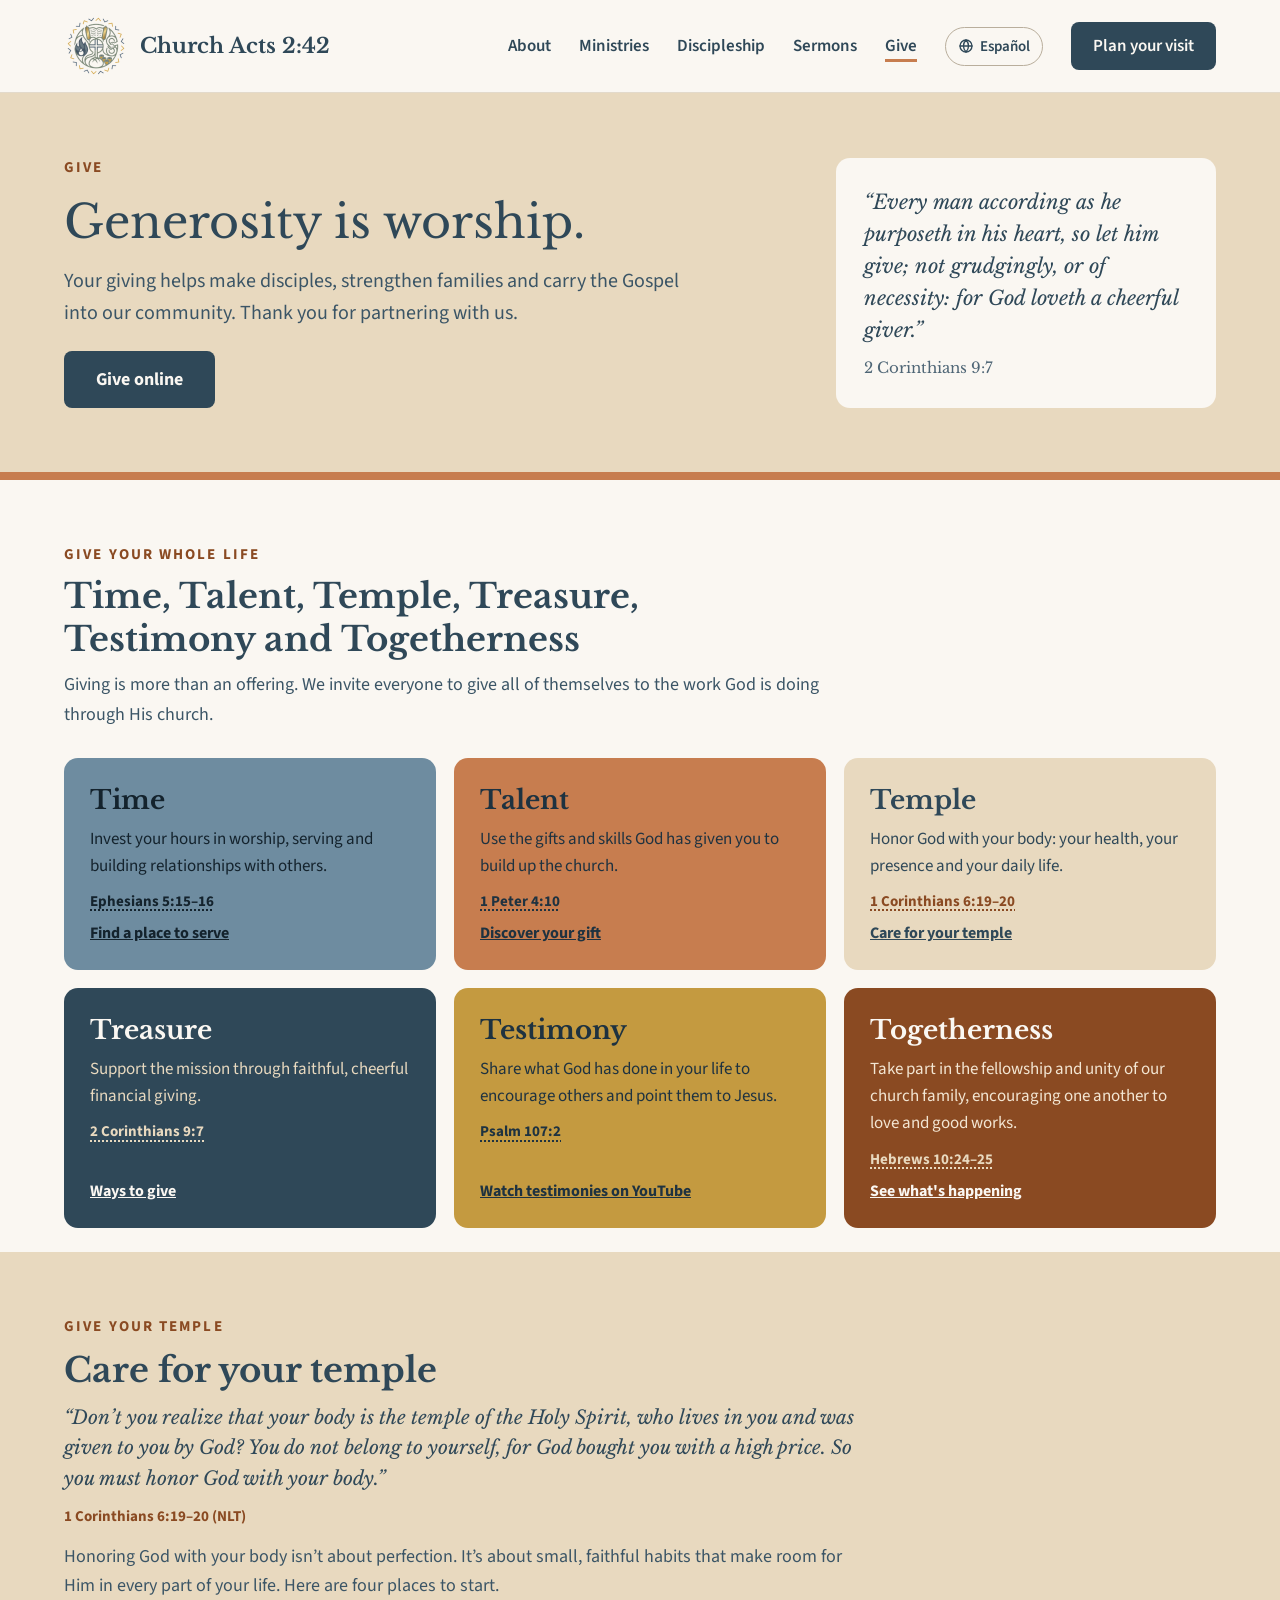
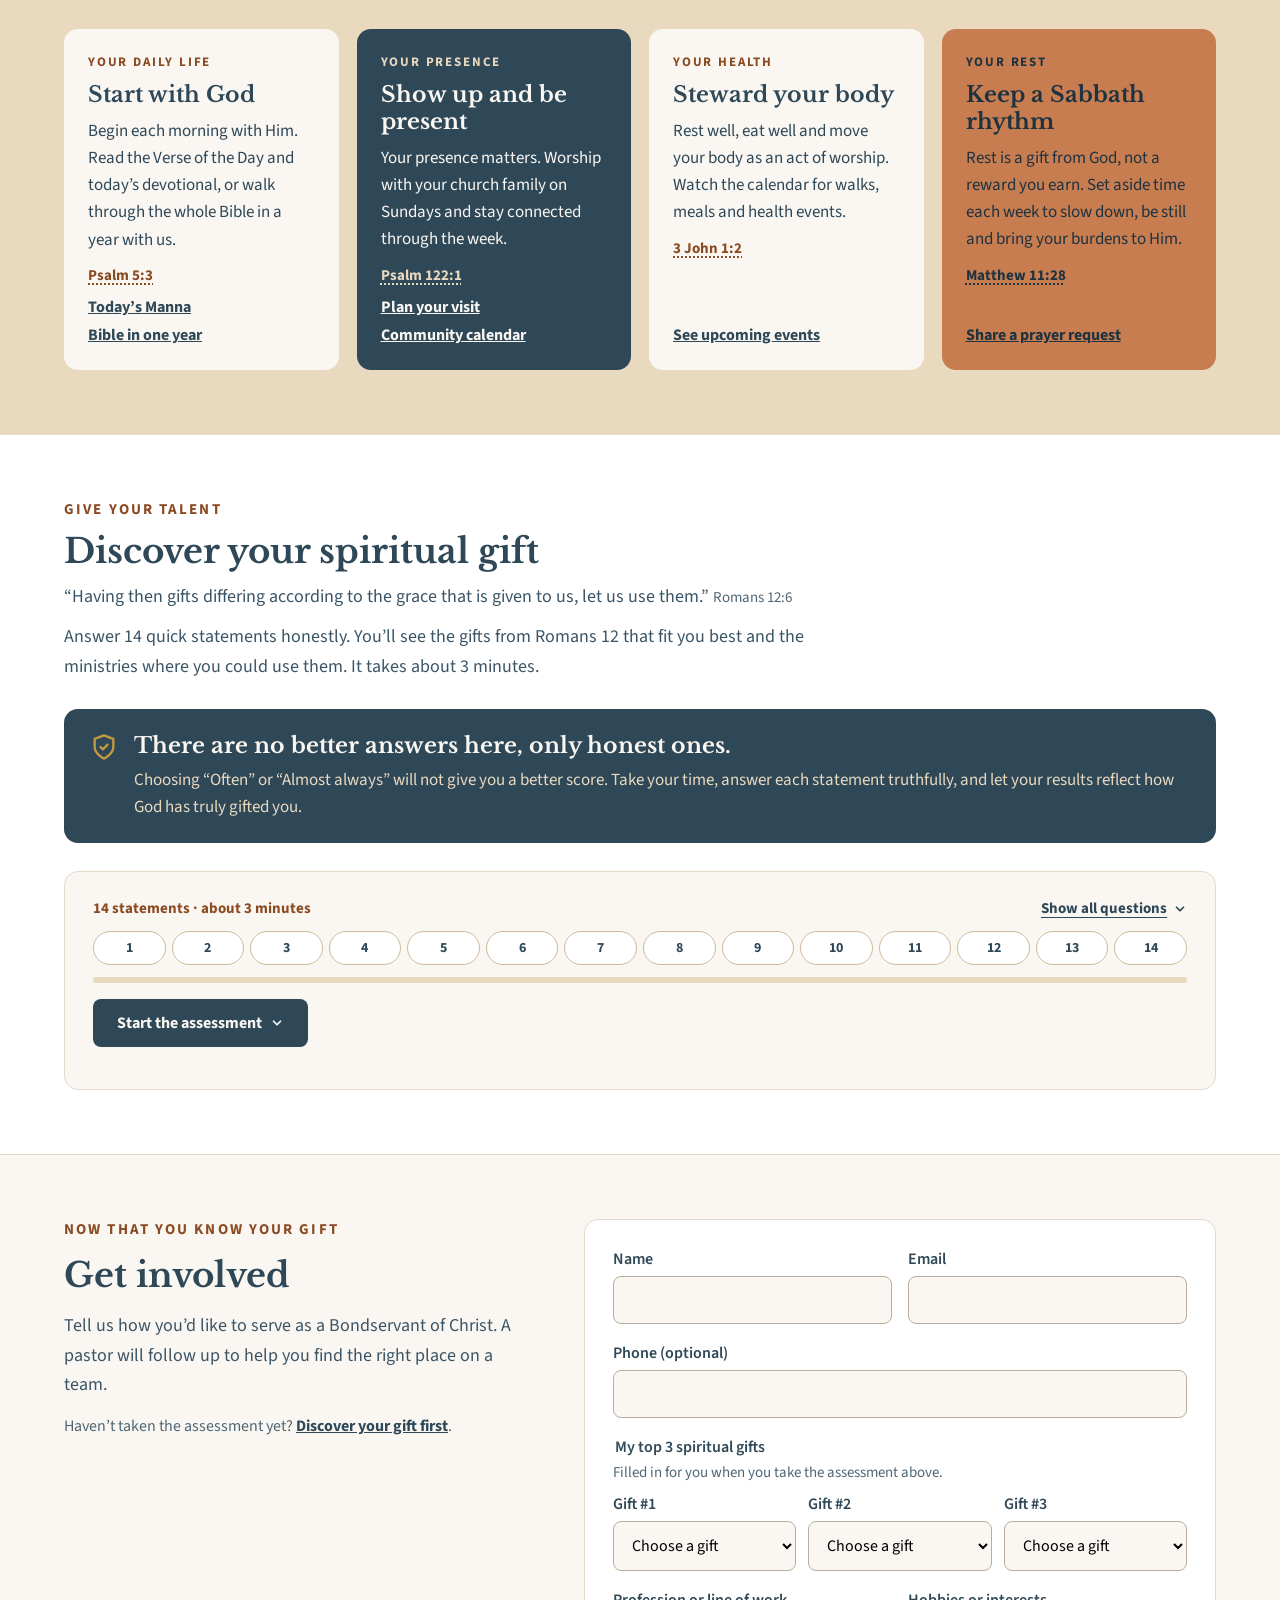
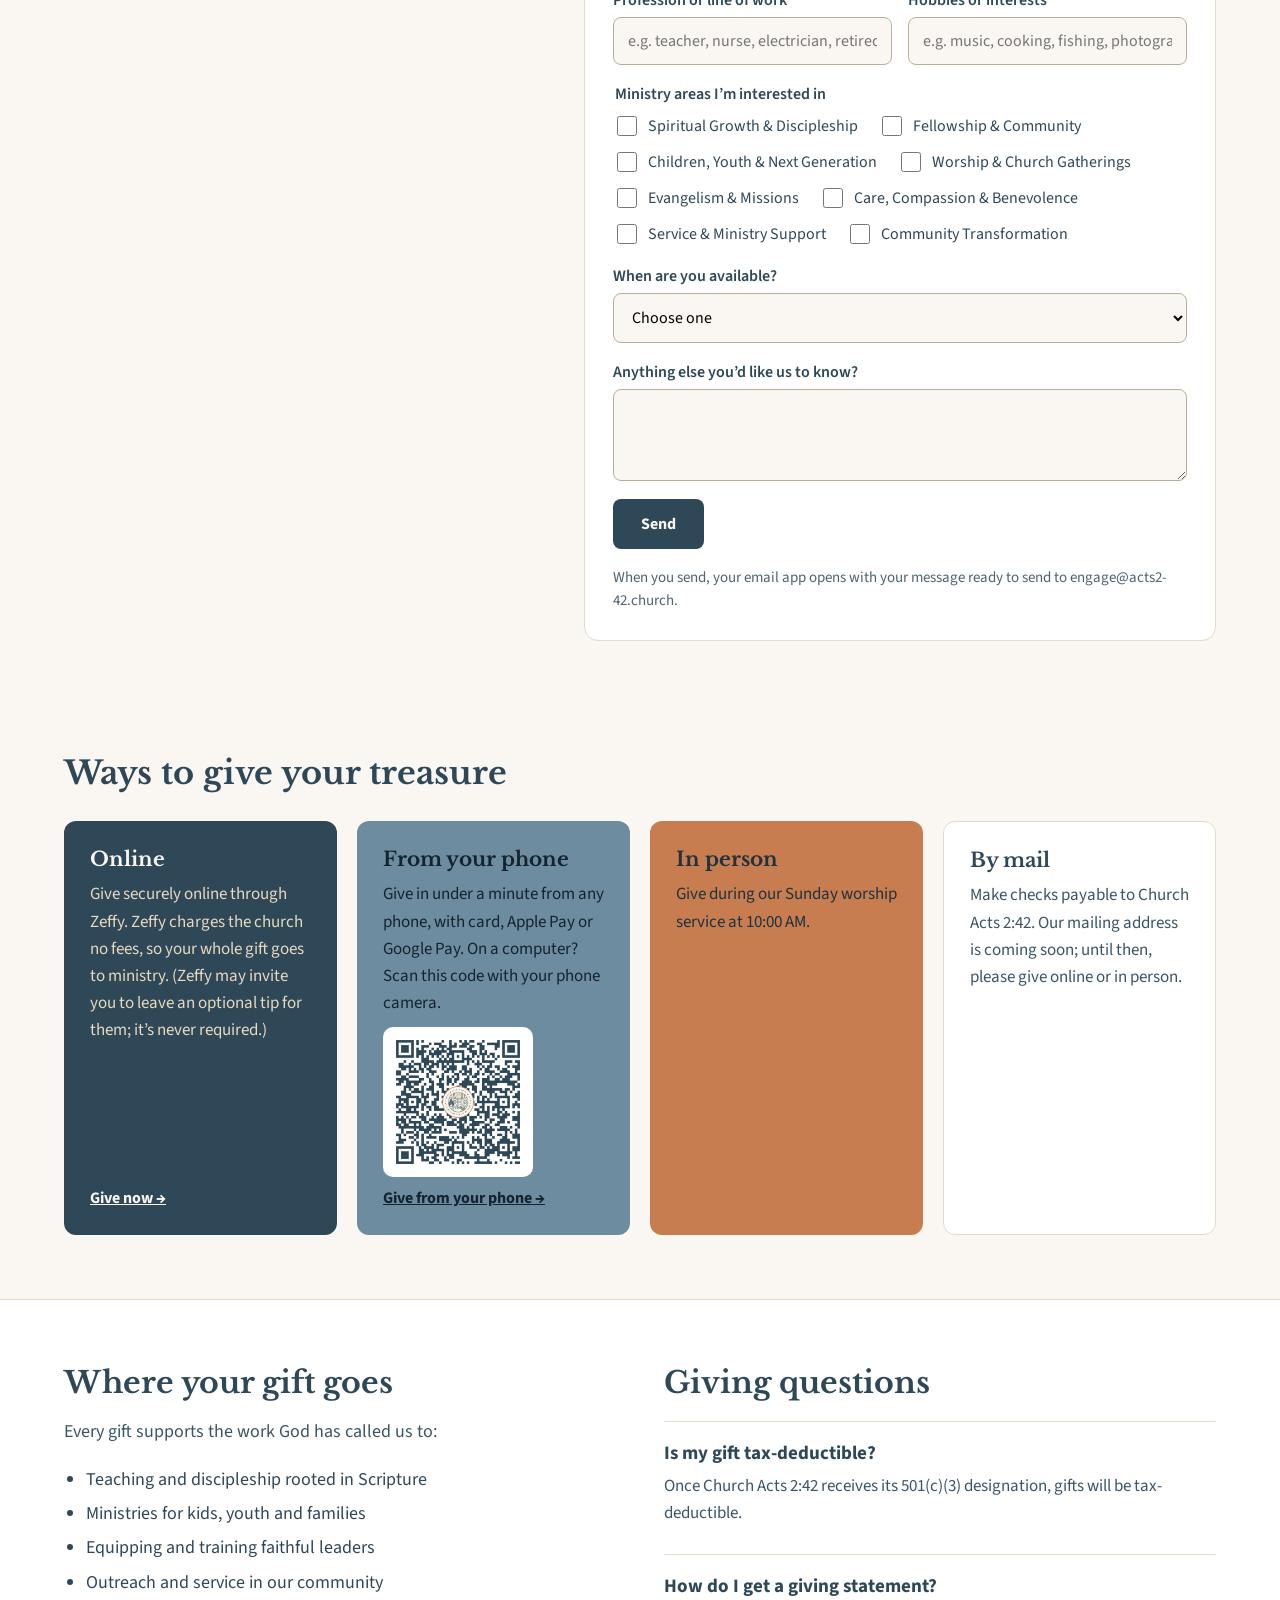
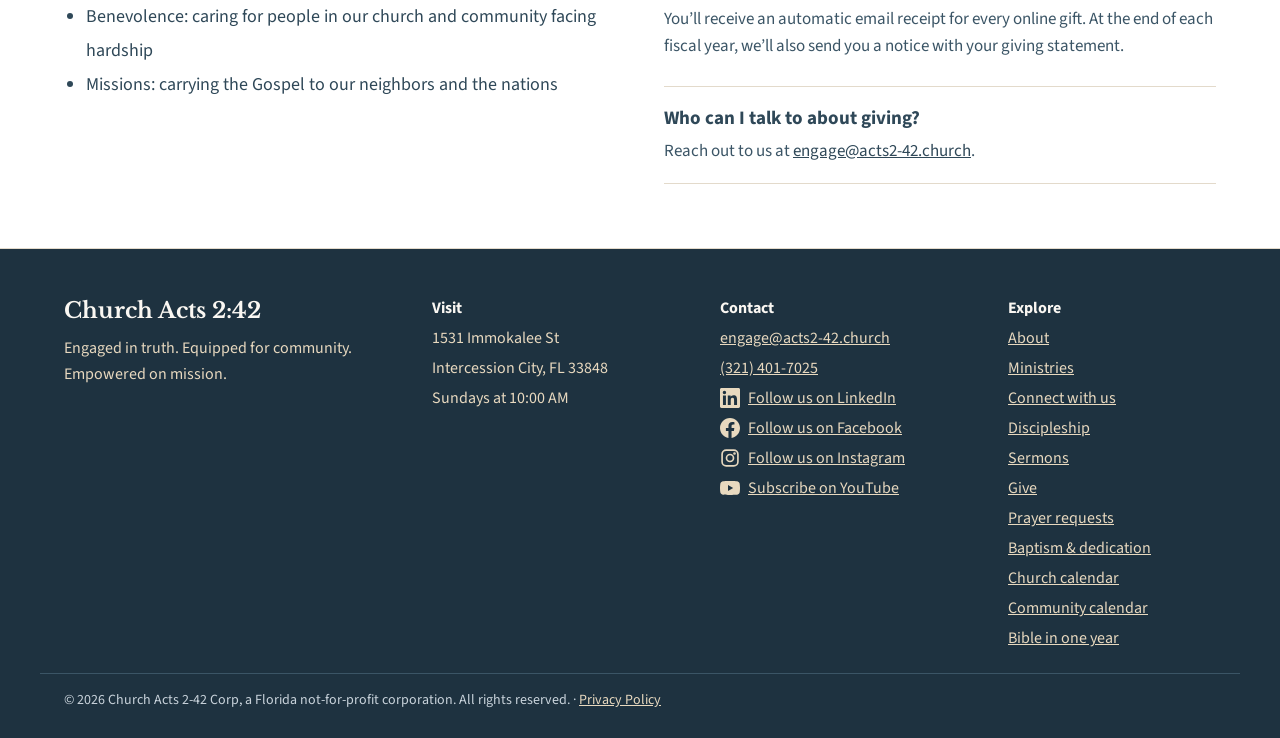
<file: give.html>
<!doctype html>
<html lang="en">
<head>
<meta charset="utf-8">
<title>Give | Church Acts 2:42</title>
<meta name="viewport" content="width=device-width, initial-scale=1">
<meta name="description" content="Church Acts 2:42 is a Christ-centered, Scripture-governed church in Intercession City, Florida. Join us Sundays at 10:00 AM at 1531 Immokalee St.">
<link rel="icon" type="image/png" href="assets/logo-icon.png">
<meta property="og:title" content="Church Acts 2:42">
<meta property="og:description" content="Church Acts 2:42 is a Christ-centered, Scripture-governed church in Intercession City, Florida. Join us Sundays at 10:00 AM at 1531 Immokalee St.">
<meta property="og:image" content="https://acts2-42.church/assets/logo.png">
<link rel="stylesheet" href="https://fonts.googleapis.com/css2?family=Libre+Baskerville:ital,wght@0,400;0,700;1,400&amp;family=Source+Sans+3:wght@400;600;700&amp;display=swap">
<style>
body{margin:0;background:#FAF7F2}
a{color:#2F4858}a:hover{color:#1E3240}
.qbar{display:flex;flex-direction:column;gap:12px;padding:18px 0 14px}
.qbar-top{display:flex;flex-wrap:wrap;justify-content:space-between;align-items:center;gap:8px}
.qbar-status{font-size:15px;font-weight:700;color:#8A4A22}
.qbar-all{all:unset;cursor:pointer;display:inline-flex;align-items:center;gap:6px;font-size:15px;font-weight:700;color:#2F4858;text-decoration:underline;text-underline-offset:4px}
.qbar-all svg{transition:transform .2s}.qbar-all[aria-expanded="true"] svg{transform:rotate(180deg)}
.qdots{display:grid;grid-template-columns:repeat(14,minmax(0,1fr));gap:6px}
.qd{all:unset;box-sizing:border-box;cursor:pointer;height:34px;border-radius:999px;border:1.5px solid #CDBB9C;background:#FFFFFF;color:#2F4858;font-size:14px;font-weight:700;display:flex;align-items:center;justify-content:center;transition:background .15s}
.qd:hover{background:#F3EDE3}.qd:focus-visible,.qbar-all:focus-visible,.qstart:focus-visible{outline:2px solid #C49A40;outline-offset:2px}
.qd.done{background:#6E8CA0;border-color:#6E8CA0;color:#14232D}
.qd.cur{background:#2F4858;border-color:#2F4858;color:#FAF7F2}
.qtrack{height:6px;background:#E8D9BF;border-radius:999px;overflow:hidden}.qfill{display:block;height:100%;width:0;background:#C77D4F;transition:width .3s}
.qstart{all:unset;cursor:pointer;align-self:flex-start;display:inline-flex;align-items:center;gap:8px;background:#2F4858;color:#FAF7F2;font-weight:700;padding:13px 24px;border-radius:8px;margin-top:4px}
.qnav{display:none;justify-content:space-between;gap:10px;padding-top:12px;border-top:1px solid #E3DACB}
.qnav button{all:unset;cursor:pointer;font-weight:700;color:#2F4858;padding:8px 4px}.qnav button:disabled{opacity:.35;cursor:default}
.qjs .gq{display:none !important}
.qjs .gq.show{display:flex !important}
.qjs.qopen .qstart{display:none}
.qjs.qopen:not(.qall) .qnav{display:flex}
.qjs:not(.qopen) #gift-submit{display:none}
@media (max-width:600px){.qdots{grid-template-columns:repeat(7,minmax(0,1fr))}}

.vref{position:relative;align-self:flex-start}
.vref-btn{all:unset;cursor:pointer;font-size:15px;font-weight:700;text-decoration:underline dotted;text-underline-offset:4px;text-decoration-thickness:1.5px}
.vref-btn:focus-visible{outline:2px solid #C49A40;outline-offset:3px;border-radius:3px}
.vpop{position:absolute;left:0;bottom:calc(100% + 10px);width:max-content;max-width:min(320px,78vw);background:#1E3240;color:#FAF7F2;border-radius:12px;padding:16px 18px;box-shadow:0 10px 30px rgba(0,0,0,.28);display:flex;flex-direction:column;gap:8px;opacity:0;visibility:hidden;transform:translateY(6px);transition:opacity .2s,transform .2s,visibility .2s;z-index:30;pointer-events:none}
.vpop::after{content:"";position:absolute;left:22px;top:100%;border:8px solid transparent;border-top-color:#1E3240}
.vpop-t{font-family:'Libre Baskerville',serif;font-style:italic;font-size:16px;line-height:1.55;white-space:normal}
.vpop-r{font-size:13px;font-weight:700;letter-spacing:.04em;color:#C49A40}
.vref.open{z-index:30}
.vref.open .vpop{opacity:1;visibility:visible;transform:none;pointer-events:auto}

</style>
<link rel="stylesheet" href="assets/site.css">

</head>
<body>
<div style="width: 100%; background: #FAF7F2; font-family: 'Source Sans 3', sans-serif; color: #2F4858">

  <header style="background: #FAF7F2; border-bottom: 1px solid #E3DACB">
    <div style="max-width: 1200px; margin: 0 auto; padding: 14px 24px; display: flex; flex-wrap: wrap; align-items: center; justify-content: space-between; gap: 16px">
      <a href="index.html" style="display: flex; align-items: center; gap: 12px; text-decoration: none">
        <img src="assets/logo-icon.png" alt="" style="width: 64px; height: 64px">
        <span style="font-family: 'Libre Baskerville', serif; font-size: 21px; font-weight: 700; color: #2F4858">Church Acts 2:42</span>
      </a>
      <nav aria-label="Main" style="display: flex; flex-wrap: wrap; align-items: center; gap: 8px 28px; font-size: 17px; font-weight: 600">
        <a href="about.html" style="text-decoration: none; padding: 10px 0">About</a>
        <a href="ministries.html" style="text-decoration: none; padding: 10px 0">Ministries</a>
        <a href="discipleship.html" style="text-decoration: none; padding: 10px 0">Discipleship</a>
        <a href="sermons.html" style="text-decoration: none; padding: 10px 0">Sermons</a>
        <a href="give.html" aria-current="page" style="text-decoration: underline; text-decoration-color: #C77D4F; text-decoration-thickness: 3px; text-underline-offset: 8px; padding: 10px 0">Give</a>
        <a href="es.html" lang="es" hreflang="es" aria-label="Ver este sitio en español" style="display: inline-flex; align-items: center; gap: 6px; text-decoration: none; padding: 8px 12px; border: 1px solid #B9AE9C; border-radius: 999px; font-size: 15px"><svg aria-hidden="true" width="16" height="16" viewBox="0 0 24 24" fill="none" stroke="#2F4858" stroke-width="2" stroke-linecap="round"><circle cx="12" cy="12" r="9"></circle><path d="M3 12h18M12 3c2.5 2.7 3.8 5.7 3.8 9s-1.3 6.3-3.8 9c-2.5-2.7-3.8-5.7-3.8-9S9.5 5.7 12 3z"></path></svg>Español</a>
        <a href="visit.html" style="text-decoration: none; background: #2F4858; color: #FAF7F2; padding: 12px 22px; border-radius: 8px">Plan your visit</a>
      </nav>
    </div>
  </header>

  <section style="background: #E8D9BF">
    <div style="max-width: 1200px; margin: 0 auto; padding: 64px 24px; display: flex; flex-wrap: wrap; align-items: center; justify-content: space-between; gap: 40px">
      <div style="flex: 1 1 520px; display: flex; flex-direction: column; gap: 16px">
        <span style="font-size: 15px; font-weight: 700; letter-spacing: 0.14em; text-transform: uppercase; color: #8A4A22">Give</span>
        <h1 style="margin: 0; font-family: 'Libre Baskerville', serif; font-weight: 400; font-size: 46px; line-height: 1.2">Generosity is worship.</h1>
        <p style="margin: 0; font-size: 20px; line-height: 1.6; color: #3B5566; max-width: 620px">Your giving helps make disciples, strengthen families and carry the Gospel into our community. Thank you for partnering with us.</p>
        <div style="margin-top: 6px"><a href="https://www.zeffy.com/en-US/donation-form/tithes-and-offering-church-acts--242" target="_blank" rel="noopener" style="display: inline-block; text-decoration: none; background: #2F4858; color: #FAF7F2; font-weight: 700; font-size: 18px; padding: 16px 32px; border-radius: 8px">Give online</a></div>
      </div>
      <p style="flex: 0 1 380px; margin: 0; font-family: 'Libre Baskerville', serif; font-style: italic; font-size: 20px; line-height: 1.6; color: #2F4858; background: #FAF7F2; border-radius: 14px; padding: 28px">“Every man according as he purposeth in his heart, so let him give; not grudgingly, or of necessity: for God loveth a cheerful giver.” <span style="display: block; margin-top: 10px; font-style: normal; font-size: 15px; color: #4F6676">2 Corinthians 9:7</span></p>
    </div>
  </section>
  <div style="height: 8px; background: #C77D4F"></div>

  <section style="max-width: 1200px; margin: 0 auto; padding: 64px 24px 24px; display: flex; flex-direction: column; gap: 28px">
    <div style="display: flex; flex-direction: column; gap: 10px; max-width: 760px">
      <span style="font-size: 15px; font-weight: 700; letter-spacing: 0.14em; text-transform: uppercase; color: #8A4A22">Give your whole life</span>
      <h2 style="margin: 0; font-family: 'Libre Baskerville', serif; font-size: 34px; line-height: 1.25">Time, Talent, Temple, Treasure, Testimony and Togetherness</h2>
      <p style="margin: 0; font-size: 18px; line-height: 1.65; color: #3B5566">Giving is more than an offering. We invite everyone to give all of themselves to the work God is doing through His church.</p>
    </div>
    <div style="display: grid; grid-template-columns: repeat(auto-fit, minmax(300px, 1fr)); gap: 18px">
      <div style="background: #6E8CA0; border-radius: 14px; padding: 26px; display: flex; flex-direction: column; gap: 10px">
        <span style="font-family: 'Libre Baskerville', serif; font-size: 26px; font-weight: 700; color: #14232D">Time</span>
        <p style="margin: 0; font-size: 17px; line-height: 1.6; color: #14232D">Invest your hours in worship, serving and building relationships with others.</p>
        <span class="vref"><button type="button" class="vref-btn" aria-expanded="false" style="color: #14232D">Ephesians 5:15–16</button><span class="vpop" role="tooltip"><span class="vpop-t">So be careful how you live. Don’t live like fools, but like those who are wise. Make the most of every opportunity in these evil days.</span><span class="vpop-r">Ephesians 5:15–16 (NLT)</span></span></span>
        <a href="ministries.html" style="margin-top: auto; font-weight: 700; color: #14232D">Find a place to serve</a>
      </div>
      <div style="background: #C77D4F; border-radius: 14px; padding: 26px; display: flex; flex-direction: column; gap: 10px">
        <span style="font-family: 'Libre Baskerville', serif; font-size: 26px; font-weight: 700; color: #1E3240">Talent</span>
        <p style="margin: 0; font-size: 17px; line-height: 1.6; color: #1E3240">Use the gifts and skills God has given you to build up the church.</p>
        <span class="vref"><button type="button" class="vref-btn" aria-expanded="false" style="color: #1E3240">1 Peter 4:10</button><span class="vpop" role="tooltip"><span class="vpop-t">God has given each of you a gift from his great variety of spiritual gifts. Use them well to serve one another.</span><span class="vpop-r">1 Peter 4:10 (NLT)</span></span></span>
        <a href="#gifts" style="margin-top: auto; font-weight: 700; color: #1E3240">Discover your gift</a>
      </div>
      <div style="background: #E8D9BF; border-radius: 14px; padding: 26px; display: flex; flex-direction: column; gap: 10px">
        <span style="font-family: 'Libre Baskerville', serif; font-size: 26px; font-weight: 700; color: #2F4858">Temple</span>
        <p style="margin: 0; font-size: 17px; line-height: 1.6; color: #2F4858">Honor God with your body: your health, your presence and your daily life.</p>
        <span class="vref"><button type="button" class="vref-btn" aria-expanded="false" style="color: #8A4A22">1 Corinthians 6:19–20</button><span class="vpop" role="tooltip"><span class="vpop-t">Don’t you realize that your body is the temple of the Holy Spirit, who lives in you and was given to you by God? You do not belong to yourself, for God bought you with a high price. So you must honor God with your body.</span><span class="vpop-r">1 Corinthians 6:19–20 (NLT)</span></span></span>
        <a href="#temple" style="margin-top: auto; font-weight: 700; color: #2F4858">Care for your temple</a>
      </div>
      <div style="background: #2F4858; border-radius: 14px; padding: 26px; display: flex; flex-direction: column; gap: 10px">
        <span style="font-family: 'Libre Baskerville', serif; font-size: 26px; font-weight: 700; color: #FAF7F2">Treasure</span>
        <p style="margin: 0; font-size: 17px; line-height: 1.6; color: #E8D9BF">Support the mission through faithful, cheerful financial giving.</p>
        <span class="vref"><button type="button" class="vref-btn" aria-expanded="false" style="color: #E8D9BF">2 Corinthians 9:7</button><span class="vpop" role="tooltip"><span class="vpop-t">You must each decide in your heart how much to give. And don’t give reluctantly or in response to pressure. “For God loves a person who gives cheerfully.”</span><span class="vpop-r">2 Corinthians 9:7 (NLT)</span></span></span>
        <a href="#treasure" style="margin-top: auto; font-weight: 700; color: #FAF7F2">Ways to give</a>
      </div>
      <div style="background: #C49A40; border-radius: 14px; padding: 26px; display: flex; flex-direction: column; gap: 10px">
        <span style="font-family: 'Libre Baskerville', serif; font-size: 26px; font-weight: 700; color: #1E3240">Testimony</span>
        <p style="margin: 0; font-size: 17px; line-height: 1.6; color: #1E3240">Share what God has done in your life to encourage others and point them to Jesus.</p>
        <span class="vref"><button type="button" class="vref-btn" aria-expanded="false" style="color: #1E3240">Psalm 107:2</button><span class="vpop" role="tooltip"><span class="vpop-t">Has the Lord redeemed you? Then speak out! Tell others he has redeemed you from your enemies.</span><span class="vpop-r">Psalm 107:2 (NLT)</span></span></span>
        <a href="https://www.youtube.com/@Acts2-42.Church-Umatter" target="_blank" rel="noopener" style="margin-top: auto; font-weight: 700; color: #1E3240">Watch testimonies on YouTube</a>
      </div>
      <div style="background: #8A4A22; border-radius: 14px; padding: 26px; display: flex; flex-direction: column; gap: 10px">
        <span style="font-family: 'Libre Baskerville', serif; font-size: 26px; font-weight: 700; color: #FAF7F2">Togetherness</span>
        <p style="margin: 0; font-size: 17px; line-height: 1.6; color: #F3E6D3">Take part in the fellowship and unity of our church family, encouraging one another to love and good works.</p>
        <span class="vref"><button type="button" class="vref-btn" aria-expanded="false" style="color: #E8D9BF">Hebrews 10:24–25</button><span class="vpop" role="tooltip"><span class="vpop-t">Let us think of ways to motivate one another to acts of love and good works. And let us not neglect our meeting together, as some people do, but encourage one another, especially now that the day of his return is drawing near.</span><span class="vpop-r">Hebrews 10:24–25 (NLT)</span></span></span>
        <a href="calendar.html" style="margin-top: auto; font-weight: 700; color: #FAF7F2">See what's happening</a>
      </div>
    </div>
  </section>

  <section id="temple" style="background: #E8D9BF">
    <div style="max-width: 1200px; margin: 0 auto; padding: 64px 24px; display: flex; flex-direction: column; gap: 28px">
      <div style="display: flex; flex-direction: column; gap: 12px; max-width: 800px">
        <span style="font-size: 15px; font-weight: 700; letter-spacing: 0.14em; text-transform: uppercase; color: #8A4A22">Give your Temple</span>
        <h2 style="margin: 0; font-family: 'Libre Baskerville', serif; font-size: 34px; line-height: 1.25; color: #2F4858">Care for your temple</h2>
        <p style="margin: 0; font-family: 'Libre Baskerville', serif; font-style: italic; font-size: 19px; line-height: 1.6; color: #2F4858">“Don’t you realize that your body is the temple of the Holy Spirit, who lives in you and was given to you by God? You do not belong to yourself, for God bought you with a high price. So you must honor God with your body.”</p>
        <span style="font-size: 15px; font-weight: 700; color: #8A4A22">1 Corinthians 6:19–20 (NLT)</span>
        <p style="margin: 4px 0 0; font-size: 18px; line-height: 1.6; color: #3B5566">Honoring God with your body isn’t about perfection. It’s about small, faithful habits that make room for Him in every part of your life. Here are four places to start.</p>
      </div>
      <div style="display: grid; grid-template-columns: repeat(auto-fit, minmax(250px, 1fr)); gap: 18px">
        <div style="background: #FAF7F2; border-radius: 14px; padding: 24px; display: flex; flex-direction: column; gap: 10px">
          <span style="font-size: 13px; font-weight: 700; letter-spacing: 0.14em; text-transform: uppercase; color: #8A4A22">Your daily life</span>
          <span style="font-family: 'Libre Baskerville', serif; font-size: 22px; font-weight: 700; color: #2F4858">Start with God</span>
          <p style="margin: 0; font-size: 17px; line-height: 1.6; color: #2F4858">Begin each morning with Him. Read the Verse of the Day and today’s devotional, or walk through the whole Bible in a year with us.</p>
          <span class="vref"><button type="button" class="vref-btn" aria-expanded="false" style="color: #8A4A22">Psalm 5:3</button><span class="vpop" role="tooltip"><span class="vpop-t">Listen to my voice in the morning, Lord. Each morning I bring my requests to you and wait expectantly.</span><span class="vpop-r">Psalm 5:3 (NLT)</span></span></span>
          <div style="margin-top: auto; display: flex; flex-wrap: wrap; gap: 6px 18px"><a href="index.html#daily-word" style="font-weight: 700; color: #2F4858">Today’s Manna</a> <a href="bible-plan.html" style="font-weight: 700; color: #2F4858">Bible in one year</a></div>
        </div>
        <div style="background: #2F4858; border-radius: 14px; padding: 24px; display: flex; flex-direction: column; gap: 10px">
          <span style="font-size: 13px; font-weight: 700; letter-spacing: 0.14em; text-transform: uppercase; color: #E8D9BF">Your presence</span>
          <span style="font-family: 'Libre Baskerville', serif; font-size: 22px; font-weight: 700; color: #FAF7F2">Show up and be present</span>
          <p style="margin: 0; font-size: 17px; line-height: 1.6; color: #FAF7F2">Your presence matters. Worship with your church family on Sundays and stay connected through the week.</p>
          <span class="vref"><button type="button" class="vref-btn" aria-expanded="false" style="color: #E8D9BF">Psalm 122:1</button><span class="vpop" role="tooltip"><span class="vpop-t">I was glad when they said to me, “Let us go to the house of the Lord.”</span><span class="vpop-r">Psalm 122:1 (NLT)</span></span></span>
          <div style="margin-top: auto; display: flex; flex-wrap: wrap; gap: 6px 18px"><a href="visit.html" style="font-weight: 700; color: #FAF7F2">Plan your visit</a> <a href="calendar.html" style="font-weight: 700; color: #FAF7F2">Community calendar</a></div>
        </div>
        <div style="background: #FAF7F2; border-radius: 14px; padding: 24px; display: flex; flex-direction: column; gap: 10px">
          <span style="font-size: 13px; font-weight: 700; letter-spacing: 0.14em; text-transform: uppercase; color: #8A4A22">Your health</span>
          <span style="font-family: 'Libre Baskerville', serif; font-size: 22px; font-weight: 700; color: #2F4858">Steward your body</span>
          <p style="margin: 0; font-size: 17px; line-height: 1.6; color: #2F4858">Rest well, eat well and move your body as an act of worship. Watch the calendar for walks, meals and health events.</p>
          <span class="vref"><button type="button" class="vref-btn" aria-expanded="false" style="color: #8A4A22">3 John 1:2</button><span class="vpop" role="tooltip"><span class="vpop-t">Dear friend, I hope all is well with you and that you are as healthy in body as you are strong in spirit.</span><span class="vpop-r">3 John 1:2 (NLT)</span></span></span>
          <div style="margin-top: auto; display: flex; flex-wrap: wrap; gap: 6px 18px"><a href="calendar.html" style="font-weight: 700; color: #2F4858">See upcoming events</a></div>
        </div>
        <div style="background: #C77D4F; border-radius: 14px; padding: 24px; display: flex; flex-direction: column; gap: 10px">
          <span style="font-size: 13px; font-weight: 700; letter-spacing: 0.14em; text-transform: uppercase; color: #1E3240">Your rest</span>
          <span style="font-family: 'Libre Baskerville', serif; font-size: 22px; font-weight: 700; color: #1E3240">Keep a Sabbath rhythm</span>
          <p style="margin: 0; font-size: 17px; line-height: 1.6; color: #1E3240">Rest is a gift from God, not a reward you earn. Set aside time each week to slow down, be still and bring your burdens to Him.</p>
          <span class="vref"><button type="button" class="vref-btn" aria-expanded="false" style="color: #1E3240">Matthew 11:28</button><span class="vpop" role="tooltip"><span class="vpop-t">Then Jesus said, “Come to me, all of you who are weary and carry heavy burdens, and I will give you rest.”</span><span class="vpop-r">Matthew 11:28 (NLT)</span></span></span>
          <div style="margin-top: auto; display: flex; flex-wrap: wrap; gap: 6px 18px"><a href="index.html#prayer" style="font-weight: 700; color: #1E3240">Share a prayer request</a></div>
        </div>
      </div>
    </div>
  </section>

  <section id="gifts" style="background: #FFFFFF; border-top: 1px solid #E3DACB; border-bottom: 1px solid #E3DACB">
    <div style="max-width: 1200px; margin: 0 auto; padding: 64px 24px; display: flex; flex-direction: column; gap: 28px">
      <div style="display: flex; flex-direction: column; gap: 10px; max-width: 780px">
        <span style="font-size: 15px; font-weight: 700; letter-spacing: 0.14em; text-transform: uppercase; color: #8A4A22">Give your talent</span>
        <h2 style="margin: 0; font-family: 'Libre Baskerville', serif; font-size: 34px; line-height: 1.25">Discover your spiritual gift</h2>
        <p style="margin: 0; font-size: 18px; line-height: 1.65; color: #3B5566">“Having then gifts differing according to the grace that is given to us, let us use them.” <span style="font-size: 15px; color: #4F6676">Romans 12:6</span></p>
        <p style="margin: 0; font-size: 18px; line-height: 1.65; color: #3B5566">Answer 14 quick statements honestly. You’ll see the gifts from Romans 12 that fit you best and the ministries where you could use them. It takes about 3 minutes.</p>
      </div>
      <div role="note" style="display: flex; gap: 16px; align-items: flex-start; background: #2F4858; border-radius: 14px; padding: 22px 26px">
        <svg aria-hidden="true" width="28" height="28" viewBox="0 0 24 24" fill="none" stroke="#C49A40" stroke-width="2" stroke-linecap="round" stroke-linejoin="round" style="flex-shrink: 0; margin-top: 2px"><path d="M12 22s8-4 8-10V5l-8-3-8 3v7c0 6 8 10 8 10z"></path><path d="M9 12l2 2 4-4"></path></svg>
        <div style="display: flex; flex-direction: column; gap: 6px">
          <p style="margin: 0; font-family: 'Libre Baskerville', serif; font-size: 22px; font-weight: 700; line-height: 1.35; color: #FAF7F2">There are no better answers here, only honest ones.</p>
          <p style="margin: 0; font-size: 17px; line-height: 1.6; color: #E8D9BF">Choosing “Often” or “Almost always” will not give you a better score. Take your time, answer each statement truthfully, and let your results reflect how God has truly gifted you.</p>
        </div>
      </div>
      <form id="gift-quiz" novalidate style="display: flex; flex-direction: column; background: #FAF7F2; border: 1px solid #E3DACB; border-radius: 14px; padding: 8px 28px 28px">
          <div class="qbar">
            <div class="qbar-top"><span class="qbar-status" aria-live="polite">14 statements · about 3 minutes</span><button type="button" class="qbar-all" aria-expanded="false">Show all questions <svg aria-hidden="true" width="14" height="14" viewBox="0 0 24 24" fill="none" stroke="currentColor" stroke-width="3" stroke-linecap="round" stroke-linejoin="round"><path d="M6 9l6 6 6-6"/></svg></button></div>
            <div class="qdots"><button type="button" class="qd" data-q="1" aria-label="Question 1">1</button><button type="button" class="qd" data-q="2" aria-label="Question 2">2</button><button type="button" class="qd" data-q="3" aria-label="Question 3">3</button><button type="button" class="qd" data-q="4" aria-label="Question 4">4</button><button type="button" class="qd" data-q="5" aria-label="Question 5">5</button><button type="button" class="qd" data-q="6" aria-label="Question 6">6</button><button type="button" class="qd" data-q="7" aria-label="Question 7">7</button><button type="button" class="qd" data-q="8" aria-label="Question 8">8</button><button type="button" class="qd" data-q="9" aria-label="Question 9">9</button><button type="button" class="qd" data-q="10" aria-label="Question 10">10</button><button type="button" class="qd" data-q="11" aria-label="Question 11">11</button><button type="button" class="qd" data-q="12" aria-label="Question 12">12</button><button type="button" class="qd" data-q="13" aria-label="Question 13">13</button><button type="button" class="qd" data-q="14" aria-label="Question 14">14</button></div>
            <div class="qtrack"><span class="qfill"></span></div>
            <button type="button" class="qstart">Start the assessment <svg aria-hidden="true" width="14" height="14" viewBox="0 0 24 24" fill="none" stroke="currentColor" stroke-width="3" stroke-linecap="round" stroke-linejoin="round"><path d="M6 9l6 6 6-6"/></svg></button>
          </div>
          <fieldset class="gq" id="gq-1" style="border: 0; margin: 0; padding: 16px 0; border-top: 1px solid #E3DACB; display: flex; flex-direction: column; gap: 10px">
            <legend style="padding: 0; font-size: 17px; font-weight: 600; color: #2F4858; float: left; width: 100%">1. I quickly sense when something is spiritually right or wrong.</legend>
            <div style="display: flex; flex-wrap: wrap; gap: 8px; clear: both"><label style="display: inline-flex; align-items: center; gap: 6px; font-size: 15px; font-weight: 400; padding: 6px 10px; border: 1px solid #E3DACB; border-radius: 999px; background: #FFFFFF; cursor: pointer"><input type="radio" name="g1" value="1" data-gift="perceiving" style="width: 18px; height: 18px; margin: 0">Rarely</label><label style="display: inline-flex; align-items: center; gap: 6px; font-size: 15px; font-weight: 400; padding: 6px 10px; border: 1px solid #E3DACB; border-radius: 999px; background: #FFFFFF; cursor: pointer"><input type="radio" name="g1" value="2" data-gift="perceiving" style="width: 18px; height: 18px; margin: 0">Sometimes</label><label style="display: inline-flex; align-items: center; gap: 6px; font-size: 15px; font-weight: 400; padding: 6px 10px; border: 1px solid #E3DACB; border-radius: 999px; background: #FFFFFF; cursor: pointer"><input type="radio" name="g1" value="3" data-gift="perceiving" style="width: 18px; height: 18px; margin: 0">Often</label><label style="display: inline-flex; align-items: center; gap: 6px; font-size: 15px; font-weight: 400; padding: 6px 10px; border: 1px solid #E3DACB; border-radius: 999px; background: #FFFFFF; cursor: pointer"><input type="radio" name="g1" value="4" data-gift="perceiving" style="width: 18px; height: 18px; margin: 0">Almost always</label></div>
          </fieldset>
          <fieldset class="gq" id="gq-2" style="border: 0; margin: 0; padding: 16px 0; border-top: 1px solid #E3DACB; display: flex; flex-direction: column; gap: 10px">
            <legend style="padding: 0; font-size: 17px; font-weight: 600; color: #2F4858; float: left; width: 100%">2. I notice practical needs and enjoy meeting them.</legend>
            <div style="display: flex; flex-wrap: wrap; gap: 8px; clear: both"><label style="display: inline-flex; align-items: center; gap: 6px; font-size: 15px; font-weight: 400; padding: 6px 10px; border: 1px solid #E3DACB; border-radius: 999px; background: #FFFFFF; cursor: pointer"><input type="radio" name="g2" value="1" data-gift="serving" style="width: 18px; height: 18px; margin: 0">Rarely</label><label style="display: inline-flex; align-items: center; gap: 6px; font-size: 15px; font-weight: 400; padding: 6px 10px; border: 1px solid #E3DACB; border-radius: 999px; background: #FFFFFF; cursor: pointer"><input type="radio" name="g2" value="2" data-gift="serving" style="width: 18px; height: 18px; margin: 0">Sometimes</label><label style="display: inline-flex; align-items: center; gap: 6px; font-size: 15px; font-weight: 400; padding: 6px 10px; border: 1px solid #E3DACB; border-radius: 999px; background: #FFFFFF; cursor: pointer"><input type="radio" name="g2" value="3" data-gift="serving" style="width: 18px; height: 18px; margin: 0">Often</label><label style="display: inline-flex; align-items: center; gap: 6px; font-size: 15px; font-weight: 400; padding: 6px 10px; border: 1px solid #E3DACB; border-radius: 999px; background: #FFFFFF; cursor: pointer"><input type="radio" name="g2" value="4" data-gift="serving" style="width: 18px; height: 18px; margin: 0">Almost always</label></div>
          </fieldset>
          <fieldset class="gq" id="gq-3" style="border: 0; margin: 0; padding: 16px 0; border-top: 1px solid #E3DACB; display: flex; flex-direction: column; gap: 10px">
            <legend style="padding: 0; font-size: 17px; font-weight: 600; color: #2F4858; float: left; width: 100%">3. I enjoy studying the Bible and explaining it clearly to others.</legend>
            <div style="display: flex; flex-wrap: wrap; gap: 8px; clear: both"><label style="display: inline-flex; align-items: center; gap: 6px; font-size: 15px; font-weight: 400; padding: 6px 10px; border: 1px solid #E3DACB; border-radius: 999px; background: #FFFFFF; cursor: pointer"><input type="radio" name="g3" value="1" data-gift="teaching" style="width: 18px; height: 18px; margin: 0">Rarely</label><label style="display: inline-flex; align-items: center; gap: 6px; font-size: 15px; font-weight: 400; padding: 6px 10px; border: 1px solid #E3DACB; border-radius: 999px; background: #FFFFFF; cursor: pointer"><input type="radio" name="g3" value="2" data-gift="teaching" style="width: 18px; height: 18px; margin: 0">Sometimes</label><label style="display: inline-flex; align-items: center; gap: 6px; font-size: 15px; font-weight: 400; padding: 6px 10px; border: 1px solid #E3DACB; border-radius: 999px; background: #FFFFFF; cursor: pointer"><input type="radio" name="g3" value="3" data-gift="teaching" style="width: 18px; height: 18px; margin: 0">Often</label><label style="display: inline-flex; align-items: center; gap: 6px; font-size: 15px; font-weight: 400; padding: 6px 10px; border: 1px solid #E3DACB; border-radius: 999px; background: #FFFFFF; cursor: pointer"><input type="radio" name="g3" value="4" data-gift="teaching" style="width: 18px; height: 18px; margin: 0">Almost always</label></div>
          </fieldset>
          <fieldset class="gq" id="gq-4" style="border: 0; margin: 0; padding: 16px 0; border-top: 1px solid #E3DACB; display: flex; flex-direction: column; gap: 10px">
            <legend style="padding: 0; font-size: 17px; font-weight: 600; color: #2F4858; float: left; width: 100%">4. People often come to me for advice or encouragement.</legend>
            <div style="display: flex; flex-wrap: wrap; gap: 8px; clear: both"><label style="display: inline-flex; align-items: center; gap: 6px; font-size: 15px; font-weight: 400; padding: 6px 10px; border: 1px solid #E3DACB; border-radius: 999px; background: #FFFFFF; cursor: pointer"><input type="radio" name="g4" value="1" data-gift="encouraging" style="width: 18px; height: 18px; margin: 0">Rarely</label><label style="display: inline-flex; align-items: center; gap: 6px; font-size: 15px; font-weight: 400; padding: 6px 10px; border: 1px solid #E3DACB; border-radius: 999px; background: #FFFFFF; cursor: pointer"><input type="radio" name="g4" value="2" data-gift="encouraging" style="width: 18px; height: 18px; margin: 0">Sometimes</label><label style="display: inline-flex; align-items: center; gap: 6px; font-size: 15px; font-weight: 400; padding: 6px 10px; border: 1px solid #E3DACB; border-radius: 999px; background: #FFFFFF; cursor: pointer"><input type="radio" name="g4" value="3" data-gift="encouraging" style="width: 18px; height: 18px; margin: 0">Often</label><label style="display: inline-flex; align-items: center; gap: 6px; font-size: 15px; font-weight: 400; padding: 6px 10px; border: 1px solid #E3DACB; border-radius: 999px; background: #FFFFFF; cursor: pointer"><input type="radio" name="g4" value="4" data-gift="encouraging" style="width: 18px; height: 18px; margin: 0">Almost always</label></div>
          </fieldset>
          <fieldset class="gq" id="gq-5" style="border: 0; margin: 0; padding: 16px 0; border-top: 1px solid #E3DACB; display: flex; flex-direction: column; gap: 10px">
            <legend style="padding: 0; font-size: 17px; font-weight: 600; color: #2F4858; float: left; width: 100%">5. I find joy in giving generously to meet needs.</legend>
            <div style="display: flex; flex-wrap: wrap; gap: 8px; clear: both"><label style="display: inline-flex; align-items: center; gap: 6px; font-size: 15px; font-weight: 400; padding: 6px 10px; border: 1px solid #E3DACB; border-radius: 999px; background: #FFFFFF; cursor: pointer"><input type="radio" name="g5" value="1" data-gift="giving" style="width: 18px; height: 18px; margin: 0">Rarely</label><label style="display: inline-flex; align-items: center; gap: 6px; font-size: 15px; font-weight: 400; padding: 6px 10px; border: 1px solid #E3DACB; border-radius: 999px; background: #FFFFFF; cursor: pointer"><input type="radio" name="g5" value="2" data-gift="giving" style="width: 18px; height: 18px; margin: 0">Sometimes</label><label style="display: inline-flex; align-items: center; gap: 6px; font-size: 15px; font-weight: 400; padding: 6px 10px; border: 1px solid #E3DACB; border-radius: 999px; background: #FFFFFF; cursor: pointer"><input type="radio" name="g5" value="3" data-gift="giving" style="width: 18px; height: 18px; margin: 0">Often</label><label style="display: inline-flex; align-items: center; gap: 6px; font-size: 15px; font-weight: 400; padding: 6px 10px; border: 1px solid #E3DACB; border-radius: 999px; background: #FFFFFF; cursor: pointer"><input type="radio" name="g5" value="4" data-gift="giving" style="width: 18px; height: 18px; margin: 0">Almost always</label></div>
          </fieldset>
          <fieldset class="gq" id="gq-6" style="border: 0; margin: 0; padding: 16px 0; border-top: 1px solid #E3DACB; display: flex; flex-direction: column; gap: 10px">
            <legend style="padding: 0; font-size: 17px; font-weight: 600; color: #2F4858; float: left; width: 100%">6. I enjoy organizing people and plans to reach a goal.</legend>
            <div style="display: flex; flex-wrap: wrap; gap: 8px; clear: both"><label style="display: inline-flex; align-items: center; gap: 6px; font-size: 15px; font-weight: 400; padding: 6px 10px; border: 1px solid #E3DACB; border-radius: 999px; background: #FFFFFF; cursor: pointer"><input type="radio" name="g6" value="1" data-gift="leading" style="width: 18px; height: 18px; margin: 0">Rarely</label><label style="display: inline-flex; align-items: center; gap: 6px; font-size: 15px; font-weight: 400; padding: 6px 10px; border: 1px solid #E3DACB; border-radius: 999px; background: #FFFFFF; cursor: pointer"><input type="radio" name="g6" value="2" data-gift="leading" style="width: 18px; height: 18px; margin: 0">Sometimes</label><label style="display: inline-flex; align-items: center; gap: 6px; font-size: 15px; font-weight: 400; padding: 6px 10px; border: 1px solid #E3DACB; border-radius: 999px; background: #FFFFFF; cursor: pointer"><input type="radio" name="g6" value="3" data-gift="leading" style="width: 18px; height: 18px; margin: 0">Often</label><label style="display: inline-flex; align-items: center; gap: 6px; font-size: 15px; font-weight: 400; padding: 6px 10px; border: 1px solid #E3DACB; border-radius: 999px; background: #FFFFFF; cursor: pointer"><input type="radio" name="g6" value="4" data-gift="leading" style="width: 18px; height: 18px; margin: 0">Almost always</label></div>
          </fieldset>
          <fieldset class="gq" id="gq-7" style="border: 0; margin: 0; padding: 16px 0; border-top: 1px solid #E3DACB; display: flex; flex-direction: column; gap: 10px">
            <legend style="padding: 0; font-size: 17px; font-weight: 600; color: #2F4858; float: left; width: 100%">7. I’m drawn to people who are hurting or overlooked.</legend>
            <div style="display: flex; flex-wrap: wrap; gap: 8px; clear: both"><label style="display: inline-flex; align-items: center; gap: 6px; font-size: 15px; font-weight: 400; padding: 6px 10px; border: 1px solid #E3DACB; border-radius: 999px; background: #FFFFFF; cursor: pointer"><input type="radio" name="g7" value="1" data-gift="mercy" style="width: 18px; height: 18px; margin: 0">Rarely</label><label style="display: inline-flex; align-items: center; gap: 6px; font-size: 15px; font-weight: 400; padding: 6px 10px; border: 1px solid #E3DACB; border-radius: 999px; background: #FFFFFF; cursor: pointer"><input type="radio" name="g7" value="2" data-gift="mercy" style="width: 18px; height: 18px; margin: 0">Sometimes</label><label style="display: inline-flex; align-items: center; gap: 6px; font-size: 15px; font-weight: 400; padding: 6px 10px; border: 1px solid #E3DACB; border-radius: 999px; background: #FFFFFF; cursor: pointer"><input type="radio" name="g7" value="3" data-gift="mercy" style="width: 18px; height: 18px; margin: 0">Often</label><label style="display: inline-flex; align-items: center; gap: 6px; font-size: 15px; font-weight: 400; padding: 6px 10px; border: 1px solid #E3DACB; border-radius: 999px; background: #FFFFFF; cursor: pointer"><input type="radio" name="g7" value="4" data-gift="mercy" style="width: 18px; height: 18px; margin: 0">Almost always</label></div>
          </fieldset>
          <fieldset class="gq" id="gq-8" style="border: 0; margin: 0; padding: 16px 0; border-top: 1px solid #E3DACB; display: flex; flex-direction: column; gap: 10px">
            <legend style="padding: 0; font-size: 17px; font-weight: 600; color: #2F4858; float: left; width: 100%">8. I feel compelled to speak up for God’s truth, even when it’s unpopular.</legend>
            <div style="display: flex; flex-wrap: wrap; gap: 8px; clear: both"><label style="display: inline-flex; align-items: center; gap: 6px; font-size: 15px; font-weight: 400; padding: 6px 10px; border: 1px solid #E3DACB; border-radius: 999px; background: #FFFFFF; cursor: pointer"><input type="radio" name="g8" value="1" data-gift="perceiving" style="width: 18px; height: 18px; margin: 0">Rarely</label><label style="display: inline-flex; align-items: center; gap: 6px; font-size: 15px; font-weight: 400; padding: 6px 10px; border: 1px solid #E3DACB; border-radius: 999px; background: #FFFFFF; cursor: pointer"><input type="radio" name="g8" value="2" data-gift="perceiving" style="width: 18px; height: 18px; margin: 0">Sometimes</label><label style="display: inline-flex; align-items: center; gap: 6px; font-size: 15px; font-weight: 400; padding: 6px 10px; border: 1px solid #E3DACB; border-radius: 999px; background: #FFFFFF; cursor: pointer"><input type="radio" name="g8" value="3" data-gift="perceiving" style="width: 18px; height: 18px; margin: 0">Often</label><label style="display: inline-flex; align-items: center; gap: 6px; font-size: 15px; font-weight: 400; padding: 6px 10px; border: 1px solid #E3DACB; border-radius: 999px; background: #FFFFFF; cursor: pointer"><input type="radio" name="g8" value="4" data-gift="perceiving" style="width: 18px; height: 18px; margin: 0">Almost always</label></div>
          </fieldset>
          <fieldset class="gq" id="gq-9" style="border: 0; margin: 0; padding: 16px 0; border-top: 1px solid #E3DACB; display: flex; flex-direction: column; gap: 10px">
            <legend style="padding: 0; font-size: 17px; font-weight: 600; color: #2F4858; float: left; width: 100%">9. I’d rather work behind the scenes than be up front.</legend>
            <div style="display: flex; flex-wrap: wrap; gap: 8px; clear: both"><label style="display: inline-flex; align-items: center; gap: 6px; font-size: 15px; font-weight: 400; padding: 6px 10px; border: 1px solid #E3DACB; border-radius: 999px; background: #FFFFFF; cursor: pointer"><input type="radio" name="g9" value="1" data-gift="serving" style="width: 18px; height: 18px; margin: 0">Rarely</label><label style="display: inline-flex; align-items: center; gap: 6px; font-size: 15px; font-weight: 400; padding: 6px 10px; border: 1px solid #E3DACB; border-radius: 999px; background: #FFFFFF; cursor: pointer"><input type="radio" name="g9" value="2" data-gift="serving" style="width: 18px; height: 18px; margin: 0">Sometimes</label><label style="display: inline-flex; align-items: center; gap: 6px; font-size: 15px; font-weight: 400; padding: 6px 10px; border: 1px solid #E3DACB; border-radius: 999px; background: #FFFFFF; cursor: pointer"><input type="radio" name="g9" value="3" data-gift="serving" style="width: 18px; height: 18px; margin: 0">Often</label><label style="display: inline-flex; align-items: center; gap: 6px; font-size: 15px; font-weight: 400; padding: 6px 10px; border: 1px solid #E3DACB; border-radius: 999px; background: #FFFFFF; cursor: pointer"><input type="radio" name="g9" value="4" data-gift="serving" style="width: 18px; height: 18px; margin: 0">Almost always</label></div>
          </fieldset>
          <fieldset class="gq" id="gq-10" style="border: 0; margin: 0; padding: 16px 0; border-top: 1px solid #E3DACB; display: flex; flex-direction: column; gap: 10px">
            <legend style="padding: 0; font-size: 17px; font-weight: 600; color: #2F4858; float: left; width: 100%">10. I like to research a topic until I understand it well.</legend>
            <div style="display: flex; flex-wrap: wrap; gap: 8px; clear: both"><label style="display: inline-flex; align-items: center; gap: 6px; font-size: 15px; font-weight: 400; padding: 6px 10px; border: 1px solid #E3DACB; border-radius: 999px; background: #FFFFFF; cursor: pointer"><input type="radio" name="g10" value="1" data-gift="teaching" style="width: 18px; height: 18px; margin: 0">Rarely</label><label style="display: inline-flex; align-items: center; gap: 6px; font-size: 15px; font-weight: 400; padding: 6px 10px; border: 1px solid #E3DACB; border-radius: 999px; background: #FFFFFF; cursor: pointer"><input type="radio" name="g10" value="2" data-gift="teaching" style="width: 18px; height: 18px; margin: 0">Sometimes</label><label style="display: inline-flex; align-items: center; gap: 6px; font-size: 15px; font-weight: 400; padding: 6px 10px; border: 1px solid #E3DACB; border-radius: 999px; background: #FFFFFF; cursor: pointer"><input type="radio" name="g10" value="3" data-gift="teaching" style="width: 18px; height: 18px; margin: 0">Often</label><label style="display: inline-flex; align-items: center; gap: 6px; font-size: 15px; font-weight: 400; padding: 6px 10px; border: 1px solid #E3DACB; border-radius: 999px; background: #FFFFFF; cursor: pointer"><input type="radio" name="g10" value="4" data-gift="teaching" style="width: 18px; height: 18px; margin: 0">Almost always</label></div>
          </fieldset>
          <fieldset class="gq" id="gq-11" style="border: 0; margin: 0; padding: 16px 0; border-top: 1px solid #E3DACB; display: flex; flex-direction: column; gap: 10px">
            <legend style="padding: 0; font-size: 17px; font-weight: 600; color: #2F4858; float: left; width: 100%">11. I enjoy helping people take practical next steps in their faith.</legend>
            <div style="display: flex; flex-wrap: wrap; gap: 8px; clear: both"><label style="display: inline-flex; align-items: center; gap: 6px; font-size: 15px; font-weight: 400; padding: 6px 10px; border: 1px solid #E3DACB; border-radius: 999px; background: #FFFFFF; cursor: pointer"><input type="radio" name="g11" value="1" data-gift="encouraging" style="width: 18px; height: 18px; margin: 0">Rarely</label><label style="display: inline-flex; align-items: center; gap: 6px; font-size: 15px; font-weight: 400; padding: 6px 10px; border: 1px solid #E3DACB; border-radius: 999px; background: #FFFFFF; cursor: pointer"><input type="radio" name="g11" value="2" data-gift="encouraging" style="width: 18px; height: 18px; margin: 0">Sometimes</label><label style="display: inline-flex; align-items: center; gap: 6px; font-size: 15px; font-weight: 400; padding: 6px 10px; border: 1px solid #E3DACB; border-radius: 999px; background: #FFFFFF; cursor: pointer"><input type="radio" name="g11" value="3" data-gift="encouraging" style="width: 18px; height: 18px; margin: 0">Often</label><label style="display: inline-flex; align-items: center; gap: 6px; font-size: 15px; font-weight: 400; padding: 6px 10px; border: 1px solid #E3DACB; border-radius: 999px; background: #FFFFFF; cursor: pointer"><input type="radio" name="g11" value="4" data-gift="encouraging" style="width: 18px; height: 18px; margin: 0">Almost always</label></div>
          </fieldset>
          <fieldset class="gq" id="gq-12" style="border: 0; margin: 0; padding: 16px 0; border-top: 1px solid #E3DACB; display: flex; flex-direction: column; gap: 10px">
            <legend style="padding: 0; font-size: 17px; font-weight: 600; color: #2F4858; float: left; width: 100%">12. I manage my money carefully so I can give more.</legend>
            <div style="display: flex; flex-wrap: wrap; gap: 8px; clear: both"><label style="display: inline-flex; align-items: center; gap: 6px; font-size: 15px; font-weight: 400; padding: 6px 10px; border: 1px solid #E3DACB; border-radius: 999px; background: #FFFFFF; cursor: pointer"><input type="radio" name="g12" value="1" data-gift="giving" style="width: 18px; height: 18px; margin: 0">Rarely</label><label style="display: inline-flex; align-items: center; gap: 6px; font-size: 15px; font-weight: 400; padding: 6px 10px; border: 1px solid #E3DACB; border-radius: 999px; background: #FFFFFF; cursor: pointer"><input type="radio" name="g12" value="2" data-gift="giving" style="width: 18px; height: 18px; margin: 0">Sometimes</label><label style="display: inline-flex; align-items: center; gap: 6px; font-size: 15px; font-weight: 400; padding: 6px 10px; border: 1px solid #E3DACB; border-radius: 999px; background: #FFFFFF; cursor: pointer"><input type="radio" name="g12" value="3" data-gift="giving" style="width: 18px; height: 18px; margin: 0">Often</label><label style="display: inline-flex; align-items: center; gap: 6px; font-size: 15px; font-weight: 400; padding: 6px 10px; border: 1px solid #E3DACB; border-radius: 999px; background: #FFFFFF; cursor: pointer"><input type="radio" name="g12" value="4" data-gift="giving" style="width: 18px; height: 18px; margin: 0">Almost always</label></div>
          </fieldset>
          <fieldset class="gq" id="gq-13" style="border: 0; margin: 0; padding: 16px 0; border-top: 1px solid #E3DACB; display: flex; flex-direction: column; gap: 10px">
            <legend style="padding: 0; font-size: 17px; font-weight: 600; color: #2F4858; float: left; width: 100%">13. Others look to me to take charge when something needs to get done.</legend>
            <div style="display: flex; flex-wrap: wrap; gap: 8px; clear: both"><label style="display: inline-flex; align-items: center; gap: 6px; font-size: 15px; font-weight: 400; padding: 6px 10px; border: 1px solid #E3DACB; border-radius: 999px; background: #FFFFFF; cursor: pointer"><input type="radio" name="g13" value="1" data-gift="leading" style="width: 18px; height: 18px; margin: 0">Rarely</label><label style="display: inline-flex; align-items: center; gap: 6px; font-size: 15px; font-weight: 400; padding: 6px 10px; border: 1px solid #E3DACB; border-radius: 999px; background: #FFFFFF; cursor: pointer"><input type="radio" name="g13" value="2" data-gift="leading" style="width: 18px; height: 18px; margin: 0">Sometimes</label><label style="display: inline-flex; align-items: center; gap: 6px; font-size: 15px; font-weight: 400; padding: 6px 10px; border: 1px solid #E3DACB; border-radius: 999px; background: #FFFFFF; cursor: pointer"><input type="radio" name="g13" value="3" data-gift="leading" style="width: 18px; height: 18px; margin: 0">Often</label><label style="display: inline-flex; align-items: center; gap: 6px; font-size: 15px; font-weight: 400; padding: 6px 10px; border: 1px solid #E3DACB; border-radius: 999px; background: #FFFFFF; cursor: pointer"><input type="radio" name="g13" value="4" data-gift="leading" style="width: 18px; height: 18px; margin: 0">Almost always</label></div>
          </fieldset>
          <fieldset class="gq" id="gq-14" style="border: 0; margin: 0; padding: 16px 0; border-top: 1px solid #E3DACB; display: flex; flex-direction: column; gap: 10px">
            <legend style="padding: 0; font-size: 17px; font-weight: 600; color: #2F4858; float: left; width: 100%">14. I can sit with people in their pain without needing to fix it.</legend>
            <div style="display: flex; flex-wrap: wrap; gap: 8px; clear: both"><label style="display: inline-flex; align-items: center; gap: 6px; font-size: 15px; font-weight: 400; padding: 6px 10px; border: 1px solid #E3DACB; border-radius: 999px; background: #FFFFFF; cursor: pointer"><input type="radio" name="g14" value="1" data-gift="mercy" style="width: 18px; height: 18px; margin: 0">Rarely</label><label style="display: inline-flex; align-items: center; gap: 6px; font-size: 15px; font-weight: 400; padding: 6px 10px; border: 1px solid #E3DACB; border-radius: 999px; background: #FFFFFF; cursor: pointer"><input type="radio" name="g14" value="2" data-gift="mercy" style="width: 18px; height: 18px; margin: 0">Sometimes</label><label style="display: inline-flex; align-items: center; gap: 6px; font-size: 15px; font-weight: 400; padding: 6px 10px; border: 1px solid #E3DACB; border-radius: 999px; background: #FFFFFF; cursor: pointer"><input type="radio" name="g14" value="3" data-gift="mercy" style="width: 18px; height: 18px; margin: 0">Often</label><label style="display: inline-flex; align-items: center; gap: 6px; font-size: 15px; font-weight: 400; padding: 6px 10px; border: 1px solid #E3DACB; border-radius: 999px; background: #FFFFFF; cursor: pointer"><input type="radio" name="g14" value="4" data-gift="mercy" style="width: 18px; height: 18px; margin: 0">Almost always</label></div>
          </fieldset>
          <div class="qnav"><button type="button" class="qprev">← Back</button><button type="button" class="qnext">Next →</button></div>
        <p id="gift-error" role="alert" style="margin: 8px 0 0; font-size: 15px; font-weight: 700; color: #A3361F" hidden>Please answer every statement to see your results.</p>
        <button type="button" id="gift-submit" style="align-self: flex-start; margin-top: 16px; font: inherit; font-weight: 700; background: #2F4858; color: #FAF7F2; border: 0; padding: 14px 28px; border-radius: 8px; cursor: pointer">See my spiritual gifts</button>
      </form>
      <div id="gift-results" aria-live="polite" style="display: flex; flex-direction: column; gap: 16px" hidden>
        <h3 style="margin: 0; font-family: 'Libre Baskerville', serif; font-size: 28px">Your top gifts</h3>
        <p style="margin: 0; font-size: 17px; line-height: 1.6; color: #3B5566">This is a starting point, not a final word. Talk with one of our pastors as you discover where God is calling you to serve.</p>
        <div id="gift-cards" style="display: grid; grid-template-columns: repeat(auto-fit, minmax(280px, 1fr)); gap: 16px">
          <div data-result="perceiving" style="background: #FFFFFF; border: 1px solid #E3DACB; border-radius: 12px; padding: 20px; display: flex; flex-direction: column; gap: 8px">
            <h4 style="margin: 0; font-family: 'Libre Baskerville', serif; font-size: 20px; color: #2F4858">Perceiving <span style="font-family: 'Source Sans 3', sans-serif; font-size: 14px; font-weight: 700; color: #8A4A22">Romans 12:6</span></h4>
            <p style="margin: 0; font-size: 16px; line-height: 1.6; color: #3B5566">You sense what is right and true and help the church stay faithful to God’s Word.</p>
            <p style="margin: 0; font-size: 15px; line-height: 1.6; color: #2F4858"><strong>Ministries to explore:</strong> Prayer &amp; Intercession Ministry, Bible Study Ministry, Evangelism Ministry</p>
          </div>
          <div data-result="serving" style="background: #FFFFFF; border: 1px solid #E3DACB; border-radius: 12px; padding: 20px; display: flex; flex-direction: column; gap: 8px">
            <h4 style="margin: 0; font-family: 'Libre Baskerville', serif; font-size: 20px; color: #2F4858">Serving <span style="font-family: 'Source Sans 3', sans-serif; font-size: 14px; font-weight: 700; color: #8A4A22">Romans 12:7</span></h4>
            <p style="margin: 0; font-size: 16px; line-height: 1.6; color: #3B5566">You see practical needs and love to meet them, often behind the scenes.</p>
            <p style="margin: 0; font-size: 15px; line-height: 1.6; color: #2F4858"><strong>Ministries to explore:</strong> Hospitality &amp; Welcome Ministry, Facilities &amp; Maintenance Ministry, Audio, Video &amp; Technology Ministry, Food Pantry Ministry</p>
          </div>
          <div data-result="teaching" style="background: #FFFFFF; border: 1px solid #E3DACB; border-radius: 12px; padding: 20px; display: flex; flex-direction: column; gap: 8px">
            <h4 style="margin: 0; font-family: 'Libre Baskerville', serif; font-size: 20px; color: #2F4858">Teaching <span style="font-family: 'Source Sans 3', sans-serif; font-size: 14px; font-weight: 700; color: #8A4A22">Romans 12:7</span></h4>
            <p style="margin: 0; font-size: 16px; line-height: 1.6; color: #3B5566">You love to study the Word and explain it clearly so others can grow.</p>
            <p style="margin: 0; font-size: 15px; line-height: 1.6; color: #2F4858"><strong>Ministries to explore:</strong> Bible Study Ministry, Children’s Ministry, Youth Ministry, New Believers Ministry</p>
          </div>
          <div data-result="encouraging" style="background: #FFFFFF; border: 1px solid #E3DACB; border-radius: 12px; padding: 20px; display: flex; flex-direction: column; gap: 8px">
            <h4 style="margin: 0; font-family: 'Libre Baskerville', serif; font-size: 20px; color: #2F4858">Encouraging <span style="font-family: 'Source Sans 3', sans-serif; font-size: 14px; font-weight: 700; color: #8A4A22">Romans 12:8</span></h4>
            <p style="margin: 0; font-size: 16px; line-height: 1.6; color: #3B5566">You come alongside people and help them take their next step in faith.</p>
            <p style="margin: 0; font-size: 15px; line-height: 1.6; color: #2F4858"><strong>Ministries to explore:</strong> Pastoral Care Ministry, Kingdom Men Mentorship, Apples of Gold Women Mentorship, Reentry Support Ministry</p>
          </div>
          <div data-result="giving" style="background: #FFFFFF; border: 1px solid #E3DACB; border-radius: 12px; padding: 20px; display: flex; flex-direction: column; gap: 8px">
            <h4 style="margin: 0; font-family: 'Libre Baskerville', serif; font-size: 20px; color: #2F4858">Giving <span style="font-family: 'Source Sans 3', sans-serif; font-size: 14px; font-weight: 700; color: #8A4A22">Romans 12:8</span></h4>
            <p style="margin: 0; font-size: 16px; line-height: 1.6; color: #3B5566">You joyfully share your resources so needs are met and the mission moves forward.</p>
            <p style="margin: 0; font-size: 15px; line-height: 1.6; color: #2F4858"><strong>Ministries to explore:</strong> Benevolence &amp; Emergency Assistance Ministry, Local Missions Ministry, Global Missions Ministry, Finance &amp; Stewardship Ministry</p>
          </div>
          <div data-result="leading" style="background: #FFFFFF; border: 1px solid #E3DACB; border-radius: 12px; padding: 20px; display: flex; flex-direction: column; gap: 8px">
            <h4 style="margin: 0; font-family: 'Libre Baskerville', serif; font-size: 20px; color: #2F4858">Leading <span style="font-family: 'Source Sans 3', sans-serif; font-size: 14px; font-weight: 700; color: #8A4A22">Romans 12:8</span></h4>
            <p style="margin: 0; font-size: 16px; line-height: 1.6; color: #3B5566">You organize people and plans and help others work together toward a goal.</p>
            <p style="margin: 0; font-size: 15px; line-height: 1.6; color: #2F4858"><strong>Ministries to explore:</strong> Leadership Development Ministry, Event Planning Ministry, Service Coordination Ministry, Church Communications Ministry</p>
          </div>
          <div data-result="mercy" style="background: #FFFFFF; border: 1px solid #E3DACB; border-radius: 12px; padding: 20px; display: flex; flex-direction: column; gap: 8px">
            <h4 style="margin: 0; font-family: 'Libre Baskerville', serif; font-size: 20px; color: #2F4858">Showing mercy <span style="font-family: 'Source Sans 3', sans-serif; font-size: 14px; font-weight: 700; color: #8A4A22">Romans 12:8</span></h4>
            <p style="margin: 0; font-size: 16px; line-height: 1.6; color: #3B5566">You are drawn to people who are hurting and bring them comfort with cheerfulness.</p>
            <p style="margin: 0; font-size: 15px; line-height: 1.6; color: #2F4858"><strong>Ministries to explore:</strong> Hospital &amp; Home Visitation Ministry, Bereavement &amp; Grief Support Ministry, EXTRAordinary Kids, Homelessness &amp; Housing Support Ministry</p>
          </div>
        </div>
        <div><a href="#get-involved" style="display: inline-block; text-decoration: none; background: #C77D4F; color: #1E3240; font-weight: 700; padding: 14px 26px; border-radius: 8px">Get involved</a></div>
      </div>
    </div>
  </section>

  <section id="get-involved" style="max-width: 1200px; margin: 0 auto; padding: 64px 24px; display: flex; flex-wrap: wrap; gap: 48px; align-items: flex-start">
    <div style="flex: 1 1 360px; display: flex; flex-direction: column; gap: 14px">
      <span style="font-size: 15px; font-weight: 700; letter-spacing: 0.14em; text-transform: uppercase; color: #8A4A22">Now that you know your gift</span>
      <h2 style="margin: 0; font-family: 'Libre Baskerville', serif; font-size: 34px; line-height: 1.25">Get involved</h2>
      <p style="margin: 0; font-size: 18px; line-height: 1.65; color: #3B5566">Tell us how you’d like to serve as a Bondservant of Christ. A pastor will follow up to help you find the right place on a team.</p>
      <p style="margin: 0; font-size: 16px; line-height: 1.6; color: #4F6676">Haven’t taken the assessment yet? <a href="#gifts" style="font-weight: 700">Discover your gift first</a>.</p>
    </div>
    <form data-subject="Get involved" style="flex: 1 1 520px; display: flex; flex-direction: column; gap: 18px; background: #FFFFFF; border: 1px solid #E3DACB; border-radius: 14px; padding: 28px">
      <div style="display: flex; flex-wrap: wrap; gap: 16px">
        <label style="flex: 1 1 220px; display: flex; flex-direction: column; gap: 6px; font-weight: 600">Name<input type="text" name="name" style="font: inherit; font-weight: 400; padding: 12px 14px; border: 1px solid #B9AE9C; border-radius: 8px; background: #FAF7F2"></label>
        <label style="flex: 1 1 220px; display: flex; flex-direction: column; gap: 6px; font-weight: 600">Email<input type="email" name="email" style="font: inherit; font-weight: 400; padding: 12px 14px; border: 1px solid #B9AE9C; border-radius: 8px; background: #FAF7F2"></label>
      </div>
      <label style="display: flex; flex-direction: column; gap: 6px; font-weight: 600">Phone (optional)<input type="tel" name="phone" style="font: inherit; font-weight: 400; padding: 12px 14px; border: 1px solid #B9AE9C; border-radius: 8px; background: #FAF7F2"></label>
      <fieldset style="border: 0; margin: 0; padding: 0; display: flex; flex-direction: column; gap: 10px">
        <legend style="font-weight: 600; margin-bottom: 4px">My top 3 spiritual gifts</legend>
        <p style="margin: 0; font-size: 15px; color: #4F6676">Filled in for you when you take the assessment above.</p>
        <div style="display: flex; flex-wrap: wrap; gap: 12px"><label style="flex: 1 1 160px; display: flex; flex-direction: column; gap: 6px; font-weight: 600">Gift #1<select name="gift1" data-rank="1" style="font: inherit; font-weight: 400; padding: 12px 14px; border: 1px solid #B9AE9C; border-radius: 8px; background: #FAF7F2"><option value="">Choose a gift</option><option>Perceiving</option><option>Serving</option><option>Teaching</option><option>Encouraging</option><option>Giving</option><option>Leading</option><option>Showing mercy</option></select></label><label style="flex: 1 1 160px; display: flex; flex-direction: column; gap: 6px; font-weight: 600">Gift #2<select name="gift2" data-rank="2" style="font: inherit; font-weight: 400; padding: 12px 14px; border: 1px solid #B9AE9C; border-radius: 8px; background: #FAF7F2"><option value="">Choose a gift</option><option>Perceiving</option><option>Serving</option><option>Teaching</option><option>Encouraging</option><option>Giving</option><option>Leading</option><option>Showing mercy</option></select></label><label style="flex: 1 1 160px; display: flex; flex-direction: column; gap: 6px; font-weight: 600">Gift #3<select name="gift3" data-rank="3" style="font: inherit; font-weight: 400; padding: 12px 14px; border: 1px solid #B9AE9C; border-radius: 8px; background: #FAF7F2"><option value="">Choose a gift</option><option>Perceiving</option><option>Serving</option><option>Teaching</option><option>Encouraging</option><option>Giving</option><option>Leading</option><option>Showing mercy</option></select></label></div>
      </fieldset>
      <div style="display: flex; flex-wrap: wrap; gap: 16px">
        <label style="flex: 1 1 240px; display: flex; flex-direction: column; gap: 6px; font-weight: 600">Profession or line of work<input type="text" name="profession" placeholder="e.g. teacher, nurse, electrician, retired" style="font: inherit; font-weight: 400; padding: 12px 14px; border: 1px solid #B9AE9C; border-radius: 8px; background: #FAF7F2"></label>
        <label style="flex: 1 1 240px; display: flex; flex-direction: column; gap: 6px; font-weight: 600">Hobbies or interests<input type="text" name="hobbies" placeholder="e.g. music, cooking, fishing, photography" style="font: inherit; font-weight: 400; padding: 12px 14px; border: 1px solid #B9AE9C; border-radius: 8px; background: #FAF7F2"></label>
      </div>
      <fieldset style="border: 0; margin: 0; padding: 0; display: flex; flex-direction: column; gap: 10px">
        <legend style="font-weight: 600; margin-bottom: 8px">Ministry areas I’m interested in</legend>
        <div style="display: flex; flex-wrap: wrap; gap: 10px 20px"><label style="display: inline-flex; align-items: center; gap: 8px; font-size: 16px; font-weight: 400"><input type="checkbox" name="area" value="Spiritual Growth &amp; Discipleship" style="width: 20px; height: 20px">Spiritual Growth &amp; Discipleship</label><label style="display: inline-flex; align-items: center; gap: 8px; font-size: 16px; font-weight: 400"><input type="checkbox" name="area" value="Fellowship &amp; Community" style="width: 20px; height: 20px">Fellowship &amp; Community</label><label style="display: inline-flex; align-items: center; gap: 8px; font-size: 16px; font-weight: 400"><input type="checkbox" name="area" value="Children, Youth &amp; Next Generation" style="width: 20px; height: 20px">Children, Youth &amp; Next Generation</label><label style="display: inline-flex; align-items: center; gap: 8px; font-size: 16px; font-weight: 400"><input type="checkbox" name="area" value="Worship &amp; Church Gatherings" style="width: 20px; height: 20px">Worship &amp; Church Gatherings</label><label style="display: inline-flex; align-items: center; gap: 8px; font-size: 16px; font-weight: 400"><input type="checkbox" name="area" value="Evangelism &amp; Missions" style="width: 20px; height: 20px">Evangelism &amp; Missions</label><label style="display: inline-flex; align-items: center; gap: 8px; font-size: 16px; font-weight: 400"><input type="checkbox" name="area" value="Care, Compassion &amp; Benevolence" style="width: 20px; height: 20px">Care, Compassion &amp; Benevolence</label><label style="display: inline-flex; align-items: center; gap: 8px; font-size: 16px; font-weight: 400"><input type="checkbox" name="area" value="Service &amp; Ministry Support" style="width: 20px; height: 20px">Service &amp; Ministry Support</label><label style="display: inline-flex; align-items: center; gap: 8px; font-size: 16px; font-weight: 400"><input type="checkbox" name="area" value="Community Transformation" style="width: 20px; height: 20px">Community Transformation</label></div>
      </fieldset>
      <label style="display: flex; flex-direction: column; gap: 6px; font-weight: 600">When are you available?<select name="availability" style="font: inherit; font-weight: 400; padding: 12px 14px; border: 1px solid #B9AE9C; border-radius: 8px; background: #FAF7F2"><option value="">Choose one</option><option>Sundays</option><option>Weekday evenings</option><option>Weekday daytime</option><option>Saturdays</option><option>Flexible</option></select></label>
      <label style="display: flex; flex-direction: column; gap: 6px; font-weight: 600">Anything else you’d like us to know?<textarea name="notes" rows="3" style="font: inherit; font-weight: 400; padding: 12px 14px; border: 1px solid #B9AE9C; border-radius: 8px; background: #FAF7F2"></textarea></label>
      <button type="submit" style="align-self: flex-start; font: inherit; font-weight: 700; background: #2F4858; color: #FAF7F2; border: 0; padding: 14px 28px; border-radius: 8px; cursor: pointer">Send</button>
    </form>
  </section>

  <section id="treasure" style="max-width: 1200px; margin: 0 auto; padding: 48px 24px 64px; display: flex; flex-direction: column; gap: 28px">
    <h2 style="margin: 0; font-family: 'Libre Baskerville', serif; font-size: 32px">Ways to give your treasure</h2>
    <div style="display: grid; grid-template-columns: repeat(auto-fit, minmax(250px, 1fr)); gap: 20px">
      <div style="background: #2F4858; border-radius: 12px; padding: 26px; display: flex; flex-direction: column; gap: 10px"><h3 style="margin: 0; font-family: 'Libre Baskerville', serif; font-size: 20px; color: #FAF7F2">Online</h3><p style="margin: 0; font-size: 17px; line-height: 1.6; color: #E8D9BF">Give securely online through Zeffy. Zeffy charges the church no fees, so your whole gift goes to ministry. (Zeffy may invite you to leave an optional tip for them; it’s never required.)</p><a href="https://www.zeffy.com/en-US/donation-form/tithes-and-offering-church-acts--242" target="_blank" rel="noopener" style="margin-top: auto; font-weight: 700; color: #FAF7F2">Give now →</a></div>
      <div style="background: #6E8CA0; border-radius: 12px; padding: 26px; display: flex; flex-direction: column; gap: 10px"><h3 style="margin: 0; font-family: 'Libre Baskerville', serif; font-size: 20px; color: #14232D">From your phone</h3><p style="margin: 0; font-size: 17px; line-height: 1.6; color: #14232D">Give in under a minute from any phone, with card, Apple Pay or Google Pay. On a computer? Scan this code with your phone camera.</p><img src="assets/give-qr.png" alt="QR code to give online to Church Acts 2:42" width="150" height="150" style="width: 150px; height: 150px; border-radius: 10px; background: #FFFFFF; padding: 8px"><a href="https://www.zeffy.com/en-US/donation-form/tithes-and-offering-church-acts--242" target="_blank" rel="noopener" style="margin-top: auto; font-weight: 700; color: #14232D">Give from your phone →</a></div>
      <div style="background: #C77D4F; border-radius: 12px; padding: 26px; display: flex; flex-direction: column; gap: 10px"><h3 style="margin: 0; font-family: 'Libre Baskerville', serif; font-size: 20px; color: #1E3240">In person</h3><p style="margin: 0; font-size: 17px; line-height: 1.6; color: #1E3240">Give during our Sunday worship service at 10:00 AM.</p></div>
      <div style="background: #FFFFFF; border: 1px solid #E3DACB; border-radius: 12px; padding: 26px; display: flex; flex-direction: column; gap: 10px"><h3 style="margin: 0; font-family: 'Libre Baskerville', serif; font-size: 20px">By mail</h3><p style="margin: 0; font-size: 17px; line-height: 1.6; color: #3B5566">Make checks payable to Church Acts 2:42. Our mailing address is coming soon; until then, please give online or in person.</p></div>
    </div>
  </section>

  <section style="background: #FFFFFF; border-top: 1px solid #E3DACB; border-bottom: 1px solid #E3DACB">
    <div style="max-width: 1200px; margin: 0 auto; padding: 64px 24px; display: flex; flex-wrap: wrap; gap: 48px">
      <div style="flex: 1 1 420px; display: flex; flex-direction: column; gap: 16px">
        <h2 style="margin: 0; font-family: 'Libre Baskerville', serif; font-size: 30px">Where your gift goes</h2>
        <p style="margin: 0; font-size: 18px; line-height: 1.65; color: #3B5566">Every gift supports the work God has called us to:</p>
        <ul style="margin: 0; padding-left: 22px; font-size: 18px; line-height: 1.9">
          <li>Teaching and discipleship rooted in Scripture</li>
          <li>Ministries for kids, youth and families</li>
          <li>Equipping and training faithful leaders</li>
          <li>Outreach and service in our community</li>
          <li>Benevolence: caring for people in our church and community facing hardship</li>
          <li>Missions: carrying the Gospel to our neighbors and the nations</li>
        </ul>
      </div>
      <div style="flex: 1 1 420px; display: flex; flex-direction: column; gap: 8px">
        <h2 style="margin: 0 0 12px; font-family: 'Libre Baskerville', serif; font-size: 30px">Giving questions</h2>
        <div style="padding: 18px 0; border-top: 1px solid #E3DACB; display: flex; flex-direction: column; gap: 6px"><h3 style="margin: 0; font-size: 19px">Is my gift tax-deductible?</h3><p style="margin: 0; font-size: 17px; line-height: 1.6; color: #3B5566">Once Church Acts 2:42 receives its 501(c)(3) designation, gifts will be tax-deductible.</p></div>
        <div style="padding: 18px 0; border-top: 1px solid #E3DACB; display: flex; flex-direction: column; gap: 6px"><h3 style="margin: 0; font-size: 19px">How do I get a giving statement?</h3><p style="margin: 0; font-size: 17px; line-height: 1.6; color: #3B5566">You’ll receive an automatic email receipt for every online gift. At the end of each fiscal year, we’ll also send you a notice with your giving statement.</p></div>
        <div style="padding: 18px 0; border-top: 1px solid #E3DACB; border-bottom: 1px solid #E3DACB; display: flex; flex-direction: column; gap: 6px"><h3 style="margin: 0; font-size: 19px">Who can I talk to about giving?</h3><p style="margin: 0; font-size: 17px; line-height: 1.6; color: #3B5566">Reach out to us at <a href="mailto:engage@acts2-42.church">engage@acts2-42.church</a>.</p></div>
      </div>
    </div>
  </section>

  <footer style="background: #1E3240; color: #E8D9BF">
    <div style="max-width: 1200px; margin: 0 auto; padding: 48px 24px 24px; display: flex; flex-wrap: wrap; gap: 40px; justify-content: space-between">
      <div style="flex: 1 1 280px; display: flex; flex-direction: column; gap: 12px">
        <span style="font-family: 'Libre Baskerville', serif; font-size: 22px; font-weight: 700; color: #FAF7F2">Church Acts 2:42</span>
        <span style="font-size: 16px; line-height: 1.6">Engaged in truth. Equipped for community. Empowered on mission.</span>
      </div>
      <div style="flex: 1 1 200px; display: flex; flex-direction: column; gap: 8px; font-size: 16px">
        <span style="font-weight: 700; color: #FAF7F2">Visit</span><span>1531 Immokalee St</span><span>Intercession City, FL 33848</span><span>Sundays at 10:00 AM</span>
      </div>
      <div style="flex: 1 1 200px; display: flex; flex-direction: column; gap: 8px; font-size: 16px">
        <span style="font-weight: 700; color: #FAF7F2">Contact</span><a href="mailto:engage@acts2-42.church" style="color: #E8D9BF">engage@acts2-42.church</a><a href="tel:+13214017025" style="color: #E8D9BF">(321) 401-7025</a><a href="https://www.linkedin.com/company/church-acts-2-42/" target="_blank" rel="noopener" style="display: inline-flex; align-items: center; gap: 8px; color: #E8D9BF"><svg aria-hidden="true" width="20" height="20" viewBox="0 0 24 24" fill="#E8D9BF"><path d="M20.45 20.45h-3.56v-5.57c0-1.33-.02-3.04-1.85-3.04-1.86 0-2.14 1.45-2.14 2.94v5.67H9.34V9h3.42v1.56h.05c.48-.9 1.64-1.85 3.37-1.85 3.6 0 4.27 2.37 4.27 5.46v6.28zM5.34 7.43a2.06 2.06 0 1 1 0-4.13 2.06 2.06 0 0 1 0 4.13zM7.12 20.45H3.56V9h3.56v11.45zM22.22 0H1.77C.79 0 0 .77 0 1.73v20.54C0 23.23.79 24 1.77 24h20.45c.98 0 1.78-.77 1.78-1.73V1.73C24 .77 23.2 0 22.22 0z"/></svg>Follow us on LinkedIn</a><a href="https://www.facebook.com/profile.php?id=61595333942653" target="_blank" rel="noopener" style="display: inline-flex; align-items: center; gap: 8px; color: #E8D9BF"><svg aria-hidden="true" width="20" height="20" viewBox="0 0 24 24" fill="#E8D9BF"><path d="M24 12.07C24 5.41 18.63 0 12 0S0 5.4 0 12.07C0 18.1 4.39 23.1 10.13 24v-8.44H7.08v-3.49h3.04V9.41c0-3.02 1.8-4.7 4.54-4.7 1.31 0 2.68.24 2.68.24v2.97h-1.5c-1.5 0-1.96.93-1.96 1.89v2.26h3.32l-.53 3.5h-2.8V24C19.62 23.1 24 18.1 24 12.07z"/></svg>Follow us on Facebook</a><a href="https://www.instagram.com/churchactz242/" target="_blank" rel="noopener" style="display: inline-flex; align-items: center; gap: 8px; color: #E8D9BF"><svg aria-hidden="true" width="20" height="20" viewBox="0 0 24 24" fill="none" stroke="#E8D9BF" stroke-width="2" stroke-linecap="round" stroke-linejoin="round"><rect x="2.5" y="2.5" width="19" height="19" rx="5"/><circle cx="12" cy="12" r="4.2"/><circle cx="17.4" cy="6.6" r="0.6" fill="#E8D9BF"/></svg>Follow us on Instagram</a><a href="https://www.youtube.com/@Acts2-42.church" target="_blank" rel="noopener" style="display: inline-flex; align-items: center; gap: 8px; color: #E8D9BF"><svg aria-hidden="true" width="20" height="20" viewBox="0 0 24 24" fill="#E8D9BF"><path d="M23.5 6.2a3 3 0 0 0-2.1-2.1C19.5 3.6 12 3.6 12 3.6s-7.5 0-9.4.5A3 3 0 0 0 .5 6.2 31 31 0 0 0 0 12a31 31 0 0 0 .5 5.8 3 3 0 0 0 2.1 2.1c1.9.5 9.4.5 9.4.5s7.5 0 9.4-.5a3 3 0 0 0 2.1-2.1A31 31 0 0 0 24 12a31 31 0 0 0-.5-5.8zM9.6 15.6V8.4l6.2 3.6-6.2 3.6z"/></svg>Subscribe on YouTube</a>
      </div>
      <nav aria-label="Footer" style="flex: 1 1 160px; display: flex; flex-direction: column; gap: 8px; font-size: 16px">
        <span style="font-weight: 700; color: #FAF7F2">Explore</span>
        <a href="about.html" style="color: #E8D9BF">About</a>
        <a href="ministries.html" style="color: #E8D9BF">Ministries</a>
        <a href="connect.html" style="color: #E8D9BF">Connect with us</a>
        <a href="discipleship.html" style="color: #E8D9BF">Discipleship</a>
        <a href="sermons.html" style="color: #E8D9BF">Sermons</a>
        <a href="give.html" style="color: #E8D9BF">Give</a>
        <a href="index.html#prayer" style="color: #E8D9BF">Prayer requests</a>
        <a href="baptism.html" style="color: #E8D9BF">Baptism &amp; dedication</a>
        <a href="https://church-acts-2-42-corp-546169.churchcenter.com/calendar" target="_blank" rel="noopener" style="color: #E8D9BF">Church calendar</a>
        <a href="calendar.html" style="color: #E8D9BF">Community calendar</a>
        <a href="bible-plan.html" style="color: #E8D9BF">Bible in one year</a>
      </nav>
    </div>
    <div style="max-width: 1200px; margin: 0 auto; padding: 16px 24px 28px; border-top: 1px solid #3B5566; font-size: 14px; color: #C9D3DB">© 2026 Church Acts 2-42 Corp, a Florida not-for-profit corporation. All rights reserved. · <a href="privacy.html" style="color: #E8D9BF">Privacy Policy</a></div>
  </footer>
</div>
<script src="assets/site.js"></script>
<script>
(function(){
  var f=document.getElementById('gift-quiz'); if(!f||!f.querySelector('.qbar')) return;
  f.classList.add('qjs');
  var qs=[].slice.call(f.querySelectorAll('.gq')), dots=[].slice.call(f.querySelectorAll('.qd')), N=qs.length, cur=0;
  var status=f.querySelector('.qbar-status'), fill=f.querySelector('.qfill'), allBtn=f.querySelector('.qbar-all');
  var prev=f.querySelector('.qprev'), next=f.querySelector('.qnext');
  function answered(i){return !!qs[i].querySelector('input:checked');}
  function count(){var c=0;for(var i=0;i<N;i++) if(answered(i)) c++;return c;}
  function paint(){var c=count();fill.style.width=(c/N*100)+'%';
    dots.forEach(function(d,i){d.classList.toggle('done',answered(i));d.classList.toggle('cur',f.classList.contains('qopen')&&!f.classList.contains('qall')&&i===cur);d.setAttribute('aria-current',i===cur?'step':'false');});
    if(f.classList.contains('qopen')) status.textContent=f.classList.contains('qall')?c+' of '+N+' answered':'Question '+(cur+1)+' of '+N+' · '+c+' answered';
    prev.disabled=cur===0; next.disabled=cur===N-1;}
  function go(i){f.classList.add('qopen');f.classList.remove('qall');allBtn.setAttribute('aria-expanded','false');allBtn.firstChild.nodeValue='Show all questions ';
    cur=Math.max(0,Math.min(N-1,i));qs.forEach(function(q,j){q.classList.toggle('show',j===cur);});paint();}
  function showAll(on){f.classList.add('qopen');f.classList.toggle('qall',on);allBtn.setAttribute('aria-expanded',on?'true':'false');allBtn.firstChild.nodeValue=on?'One question at a time ':'Show all questions ';
    if(on) qs.forEach(function(q){q.classList.add('show');}); else go(cur); paint();}
  f.querySelector('.qstart').addEventListener('click',function(){go(0);});
  dots.forEach(function(d,i){d.addEventListener('click',function(){f.classList.contains('qall')?qs[i].scrollIntoView({behavior:'smooth',block:'center'}):go(i);});});
  allBtn.addEventListener('click',function(){showAll(allBtn.getAttribute('aria-expanded')!=='true');});
  prev.addEventListener('click',function(){go(cur-1);}); next.addEventListener('click',function(){go(cur+1);});
  f.addEventListener('change',function(e){paint(); if(f.classList.contains('qall')) return;
    var i=qs.indexOf(e.target.closest('.gq')); if(i<0) return;
    setTimeout(function(){ for(var k=1;k<=N;k++){var j=(i+k)%N; if(!answered(j)){go(j);return;}} paint(); },350);});
  document.getElementById('gift-submit').addEventListener('click',function(){ for(var j=0;j<N;j++) if(!answered(j)){ f.classList.contains('qall')?qs[j].scrollIntoView({behavior:'smooth',block:'center'}):go(j); return; } });
  paint();
})();
</script>

<script>
(function(){
  var refs=[].slice.call(document.querySelectorAll('.vref'));
  function close(r){r.classList.remove('open');r.querySelector('.vref-btn').setAttribute('aria-expanded','false');}
  function open(r){refs.forEach(function(o){if(o!==r)close(o);});r.classList.add('open');r.querySelector('.vref-btn').setAttribute('aria-expanded','true');}
  var hoverable=window.matchMedia('(hover: hover)').matches;
  refs.forEach(function(r){
    var t=null,b=r.querySelector('.vref-btn');
    if(hoverable){
      r.addEventListener('mouseenter',function(){clearTimeout(t);t=setTimeout(function(){open(r);},1000);});
      r.addEventListener('mouseleave',function(){clearTimeout(t);close(r);});
    }
    b.addEventListener('click',function(e){e.stopPropagation();clearTimeout(t);r.classList.contains('open')?close(r):open(r);});
  });
  document.addEventListener('click',function(e){refs.forEach(function(r){if(!r.contains(e.target))close(r);});});
  document.addEventListener('keydown',function(e){if(e.key==='Escape')refs.forEach(close);});
})();
</script>

</body>
</html>
</file>
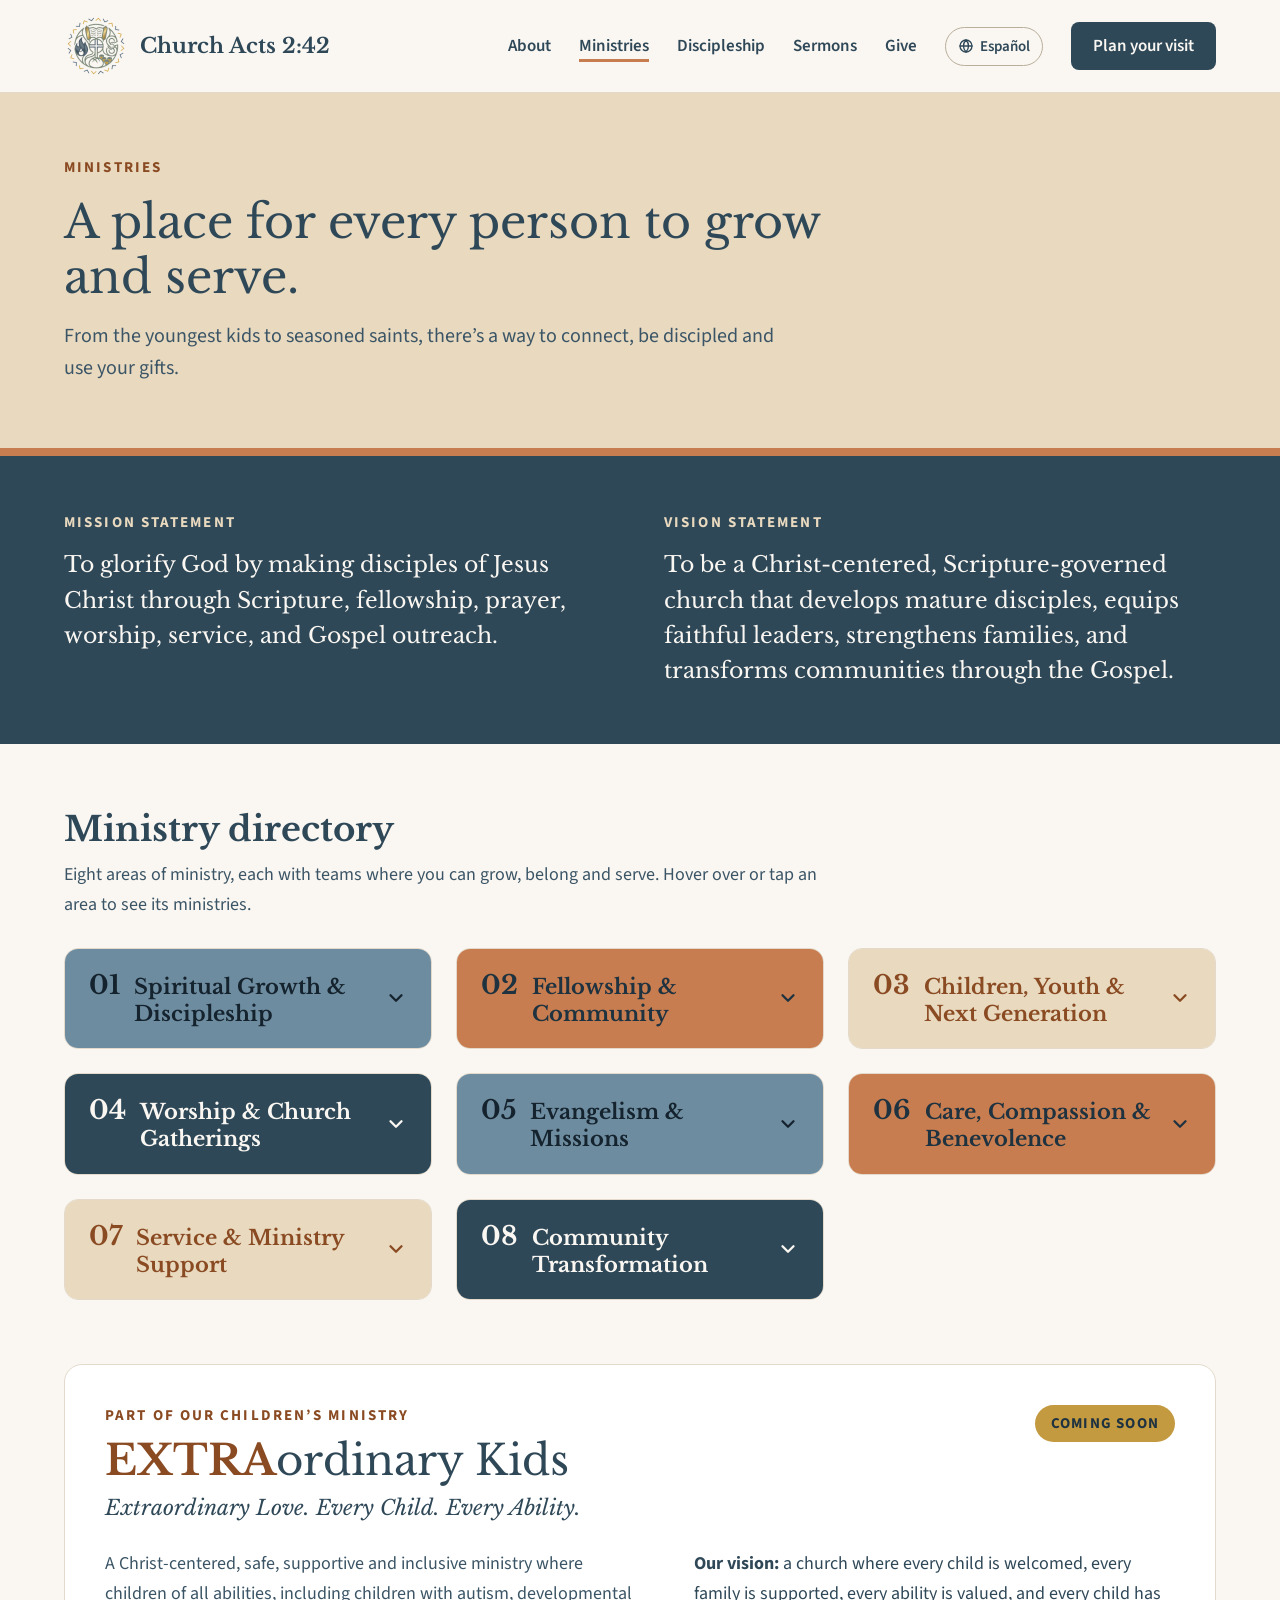
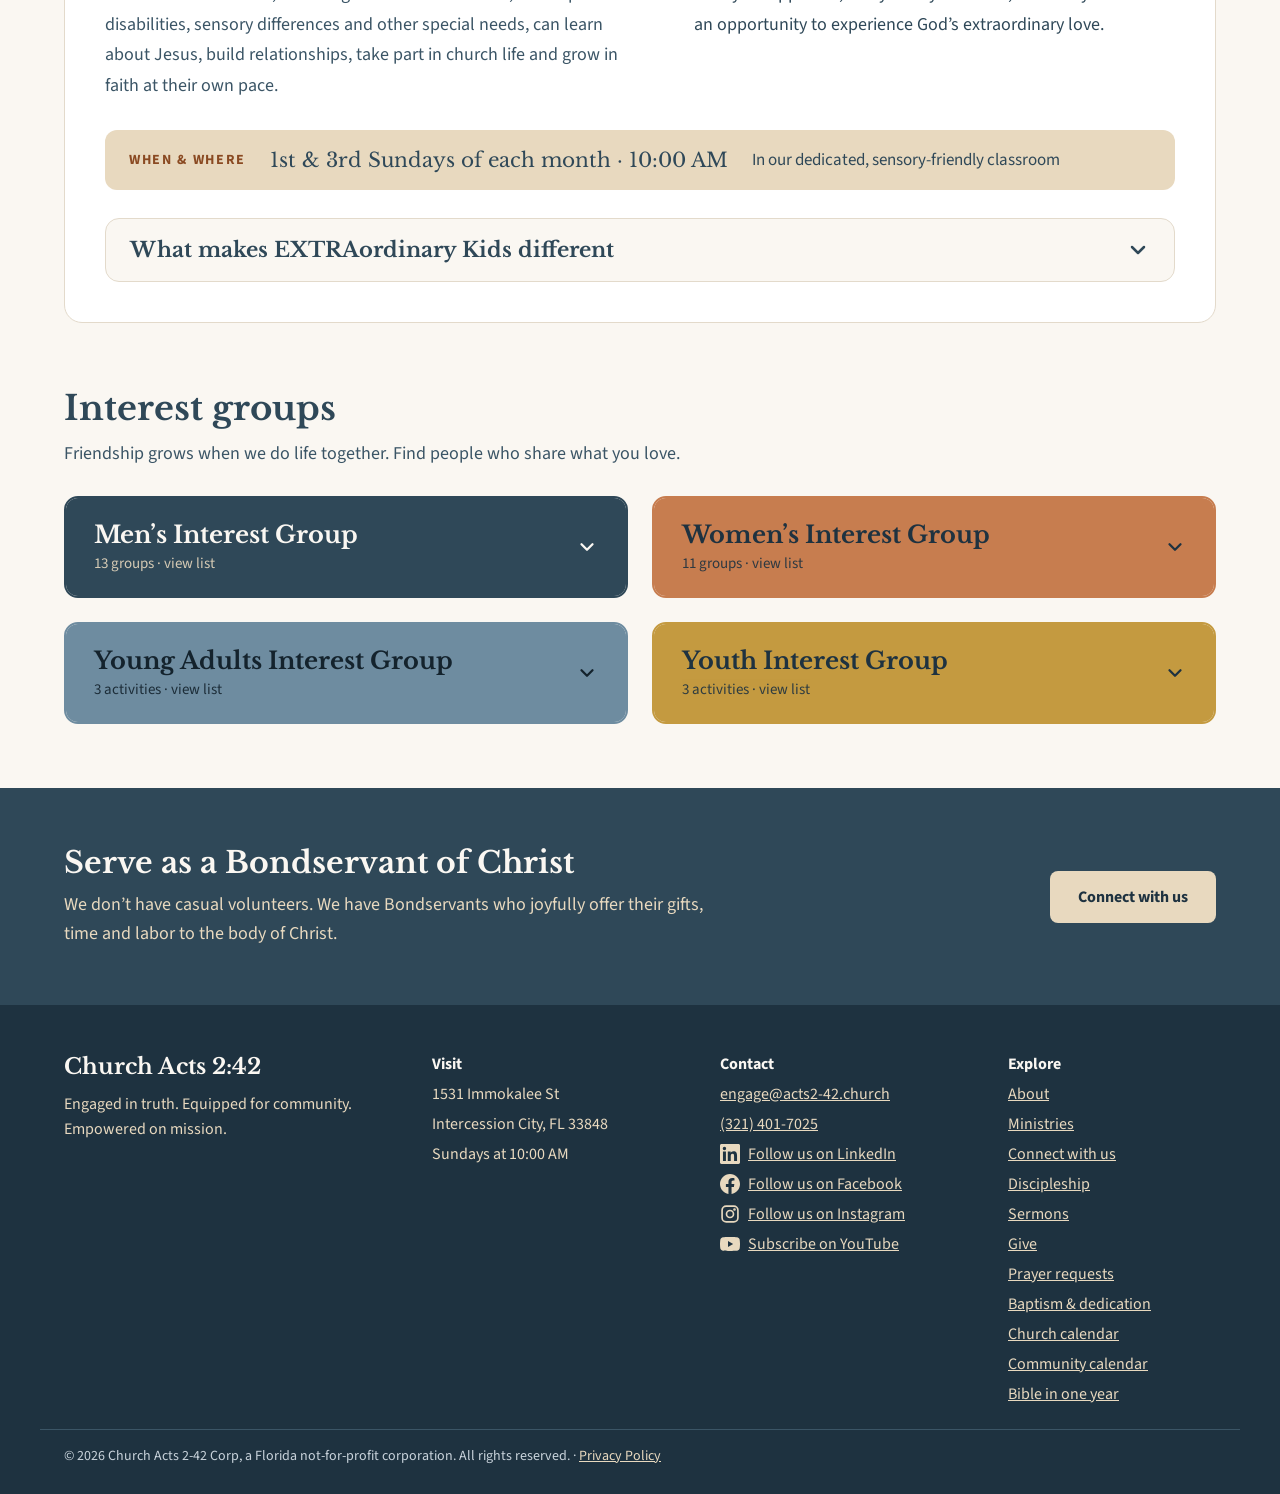
<file: ministries.html>
<!doctype html>
<html lang="en">
<head>
<meta charset="utf-8">
<title>Ministries | Church Acts 2:42</title>
<meta name="viewport" content="width=device-width, initial-scale=1">
<meta name="description" content="Church Acts 2:42 is a Christ-centered, Scripture-governed church in Intercession City, Florida. Join us Sundays at 10:00 AM at 1531 Immokalee St.">
<link rel="icon" type="image/png" href="assets/logo-icon.png">
<meta property="og:title" content="Church Acts 2:42">
<meta property="og:description" content="Church Acts 2:42 is a Christ-centered, Scripture-governed church in Intercession City, Florida. Join us Sundays at 10:00 AM at 1531 Immokalee St.">
<meta property="og:image" content="https://acts2-42.church/assets/logo.png">
<link rel="stylesheet" href="https://fonts.googleapis.com/css2?family=Libre+Baskerville:ital,wght@0,400;0,700;1,400&amp;family=Source+Sans+3:wght@400;600;700&amp;display=swap">
<style>
body{margin:0;background:#FAF7F2}
a{color:#2F4858}a:hover{color:#1E3240}
</style>
<link rel="stylesheet" href="assets/site.css">

</head>
<body>
<div style="width: 100%; background: #FAF7F2; font-family: 'Source Sans 3', sans-serif; color: #2F4858">

  <header style="background: #FAF7F2; border-bottom: 1px solid #E3DACB">
    <div style="max-width: 1200px; margin: 0 auto; padding: 14px 24px; display: flex; flex-wrap: wrap; align-items: center; justify-content: space-between; gap: 16px">
      <a href="index.html" style="display: flex; align-items: center; gap: 12px; text-decoration: none">
        <img src="assets/logo-icon.png" alt="" style="width: 64px; height: 64px">
        <span style="font-family: 'Libre Baskerville', serif; font-size: 21px; font-weight: 700; color: #2F4858">Church Acts 2:42</span>
      </a>
      <nav aria-label="Main" style="display: flex; flex-wrap: wrap; align-items: center; gap: 8px 28px; font-size: 17px; font-weight: 600">
        <a href="about.html" style="text-decoration: none; padding: 10px 0">About</a>
        <a href="ministries.html" aria-current="page" style="text-decoration: underline; text-decoration-color: #C77D4F; text-decoration-thickness: 3px; text-underline-offset: 8px; padding: 10px 0">Ministries</a>
        <a href="discipleship.html" style="text-decoration: none; padding: 10px 0">Discipleship</a>
        <a href="sermons.html" style="text-decoration: none; padding: 10px 0">Sermons</a>
        <a href="give.html" style="text-decoration: none; padding: 10px 0">Give</a>
        <a href="es.html" lang="es" hreflang="es" aria-label="Ver este sitio en español" style="display: inline-flex; align-items: center; gap: 6px; text-decoration: none; padding: 8px 12px; border: 1px solid #B9AE9C; border-radius: 999px; font-size: 15px"><svg aria-hidden="true" width="16" height="16" viewBox="0 0 24 24" fill="none" stroke="#2F4858" stroke-width="2" stroke-linecap="round"><circle cx="12" cy="12" r="9"></circle><path d="M3 12h18M12 3c2.5 2.7 3.8 5.7 3.8 9s-1.3 6.3-3.8 9c-2.5-2.7-3.8-5.7-3.8-9S9.5 5.7 12 3z"></path></svg>Español</a>
        <a href="visit.html" style="text-decoration: none; background: #2F4858; color: #FAF7F2; padding: 12px 22px; border-radius: 8px">Plan your visit</a>
      </nav>
    </div>
  </header>

  <section style="background: #E8D9BF">
    <div style="max-width: 1200px; margin: 0 auto; padding: 64px 24px; display: flex; flex-direction: column; gap: 16px">
      <span style="font-size: 15px; font-weight: 700; letter-spacing: 0.14em; text-transform: uppercase; color: #8A4A22">Ministries</span>
      <h1 style="margin: 0; font-family: 'Libre Baskerville', serif; font-weight: 400; font-size: 46px; line-height: 1.2; max-width: 820px">A place for every person to grow and serve.</h1>
      <p style="margin: 0; font-size: 20px; line-height: 1.6; color: #3B5566; max-width: 720px">From the youngest kids to seasoned saints, there’s a way to connect, be discipled and use your gifts.</p>
    </div>
  </section>
  <div style="height: 8px; background: #C77D4F"></div>

  <section style="background: #2F4858">
    <div style="max-width: 1200px; margin: 0 auto; padding: 56px 24px; display: flex; flex-wrap: wrap; gap: 48px">
      <div style="flex: 1 1 440px; display: flex; flex-direction: column; gap: 14px">
        <span style="font-size: 15px; font-weight: 700; letter-spacing: 0.14em; text-transform: uppercase; color: #E8D9BF">Mission statement</span>
        <p style="margin: 0; font-family: 'Libre Baskerville', serif; font-size: 22px; line-height: 1.6; color: #FAF7F2">To glorify God by making disciples of Jesus Christ through Scripture, fellowship, prayer, worship, service, and Gospel outreach.</p>
      </div>
      <div style="flex: 1 1 440px; display: flex; flex-direction: column; gap: 14px">
        <span style="font-size: 15px; font-weight: 700; letter-spacing: 0.14em; text-transform: uppercase; color: #E8D9BF">Vision statement</span>
        <p style="margin: 0; font-family: 'Libre Baskerville', serif; font-size: 22px; line-height: 1.6; color: #FAF7F2">To be a Christ-centered, Scripture-governed church that develops mature disciples, equips faithful leaders, strengthens families, and transforms communities through the Gospel.</p>
      </div>
    </div>
  </section>

  <section style="max-width: 1200px; margin: 0 auto; padding: 64px 24px 32px; display: flex; flex-direction: column; gap: 28px">
    <div style="display: flex; flex-direction: column; gap: 10px; max-width: 780px">
      <h2 style="margin: 0; font-family: 'Libre Baskerville', serif; font-size: 34px">Ministry directory</h2>
      <p style="margin: 0; font-size: 18px; line-height: 1.65; color: #3B5566">Eight areas of ministry, each with teams where you can grow, belong and serve. Hover over or tap an area to see its ministries.</p>
    </div>
    <div style="display: grid; grid-template-columns: repeat(auto-fit, minmax(340px, 1fr)); gap: 24px; align-items: start">
      <details class="mdir" style="background: #FFFFFF; border: 1px solid #E3DACB; border-radius: 14px; overflow: hidden">
        <summary style="background: #6E8CA0; color: #14232D; padding: 20px 24px; display: flex; align-items: baseline; gap: 14px; cursor: pointer; list-style: none"><span style="font-family: 'Libre Baskerville', serif; font-size: 26px; font-weight: 700; color: #14232D">01</span><h2 style="margin: 0; font-family: 'Libre Baskerville', serif; font-size: 21px; line-height: 1.3; color: #14232D">Spiritual Growth &amp; Discipleship</h2><svg class="mdir-chev" aria-hidden="true" width="22" height="22" viewBox="0 0 24 24" fill="none" stroke="currentColor" stroke-width="2.5" stroke-linecap="round" stroke-linejoin="round" style="margin-left: auto; flex-shrink: 0; align-self: center"><path d="M6 9l6 6 6-6"></path></svg></summary>
        <ul style="margin: 0; padding: 8px 24px 16px; list-style: none; font-size: 17px; font-weight: 600; color: #2F4858"><li style="padding: 10px 0; border-top: 1px solid #EEE6D8">Discipleship &amp; Biblical Education<ul style="margin: 6px 0 0; padding-left: 20px; list-style: circle; display: flex; flex-direction: column; gap: 4px; font-size: 16px; color: #3B5566"><li>New Believers Ministry</li><li>Bible Study Ministry</li><li>Leadership Development Ministry</li></ul></li><li style="padding: 10px 0; border-top: 1px solid #EEE6D8">Bond Servant Training &amp; Development Ministry</li></ul>
      </details>
      <details class="mdir" style="background: #FFFFFF; border: 1px solid #E3DACB; border-radius: 14px; overflow: hidden">
        <summary style="background: #C77D4F; color: #1E3240; padding: 20px 24px; display: flex; align-items: baseline; gap: 14px; cursor: pointer; list-style: none"><span style="font-family: 'Libre Baskerville', serif; font-size: 26px; font-weight: 700; color: #1E3240">02</span><h2 style="margin: 0; font-family: 'Libre Baskerville', serif; font-size: 21px; line-height: 1.3; color: #1E3240">Fellowship &amp; Community</h2><svg class="mdir-chev" aria-hidden="true" width="22" height="22" viewBox="0 0 24 24" fill="none" stroke="currentColor" stroke-width="2.5" stroke-linecap="round" stroke-linejoin="round" style="margin-left: auto; flex-shrink: 0; align-self: center"><path d="M6 9l6 6 6-6"></path></svg></summary>
        <p style="margin: 0; padding: 14px 24px 0; font-size: 15px; color: #4F6676">Overseen by <strong style="color: #2F4858">Pastor Dan Nuñez</strong>, Connection Pastor</p>
        <ul style="margin: 0; padding: 8px 24px 16px; list-style: none; font-size: 17px; font-weight: 600; color: #2F4858"><li style="padding: 10px 0; border-top: 1px solid #EEE6D8">Men’s Ministry</li><li style="padding: 10px 0; border-top: 1px solid #EEE6D8">Women’s Ministry</li><li style="padding: 10px 0; border-top: 1px solid #EEE6D8">Marriage &amp; Family Ministry</li><li style="padding: 10px 0; border-top: 1px solid #EEE6D8">Senior Parents Ministry</li><li style="padding: 10px 0; border-top: 1px solid #EEE6D8">Singles Ministry</li><li style="padding: 10px 0; border-top: 1px solid #EEE6D8">Hospitality &amp; Welcome Ministry<ul style="margin: 6px 0 0; padding-left: 20px; list-style: circle; display: flex; flex-direction: column; gap: 4px; font-size: 16px; color: #3B5566"><li>Communion Ministry</li><li><a href="baptism.html">Baptism Ministry</a></li></ul></li></ul>
      </details>
      <details class="mdir" style="background: #FFFFFF; border: 1px solid #E3DACB; border-radius: 14px; overflow: hidden">
        <summary style="background: #E8D9BF; color: #8A4A22; padding: 20px 24px; display: flex; align-items: baseline; gap: 14px; cursor: pointer; list-style: none"><span style="font-family: 'Libre Baskerville', serif; font-size: 26px; font-weight: 700; color: #8A4A22">03</span><h2 style="margin: 0; font-family: 'Libre Baskerville', serif; font-size: 21px; line-height: 1.3; color: #8A4A22">Children, Youth &amp; Next Generation</h2><svg class="mdir-chev" aria-hidden="true" width="22" height="22" viewBox="0 0 24 24" fill="none" stroke="currentColor" stroke-width="2.5" stroke-linecap="round" stroke-linejoin="round" style="margin-left: auto; flex-shrink: 0; align-self: center"><path d="M6 9l6 6 6-6"></path></svg></summary>
        <p style="margin: 0; padding: 14px 24px 0; font-size: 15px; color: #4F6676">Overseen by <strong style="color: #2F4858">Pastor Tricia Persram</strong>, Family Care Pastor</p>
        <ul style="margin: 0; padding: 8px 24px 16px; list-style: none; font-size: 17px; font-weight: 600; color: #2F4858"><li style="padding: 10px 0; border-top: 1px solid #EEE6D8">Children’s Ministry<ul style="margin: 6px 0 0; padding-left: 20px; list-style: circle; display: flex; flex-direction: column; gap: 4px; font-size: 16px; color: #3B5566"><li>Puppet Ministry</li><li>EXTRAordinary Kids</li></ul></li><li style="padding: 10px 0; border-top: 1px solid #EEE6D8">Youth Ministry</li><li style="padding: 10px 0; border-top: 1px solid #EEE6D8">Young Adults Ministry</li><li style="padding: 10px 0; border-top: 1px solid #EEE6D8">Vacation Bible School</li><li style="padding: 10px 0; border-top: 1px solid #EEE6D8">Student Discipleship Ministry</li><li style="padding: 10px 0; border-top: 1px solid #EEE6D8">Royal Rangers</li></ul>
      </details>
      <details class="mdir" style="background: #FFFFFF; border: 1px solid #E3DACB; border-radius: 14px; overflow: hidden">
        <summary style="background: #2F4858; color: #FAF7F2; padding: 20px 24px; display: flex; align-items: baseline; gap: 14px; cursor: pointer; list-style: none"><span style="font-family: 'Libre Baskerville', serif; font-size: 26px; font-weight: 700; color: #FAF7F2">04</span><h2 style="margin: 0; font-family: 'Libre Baskerville', serif; font-size: 21px; line-height: 1.3; color: #FAF7F2">Worship &amp; Church Gatherings</h2><svg class="mdir-chev" aria-hidden="true" width="22" height="22" viewBox="0 0 24 24" fill="none" stroke="currentColor" stroke-width="2.5" stroke-linecap="round" stroke-linejoin="round" style="margin-left: auto; flex-shrink: 0; align-self: center"><path d="M6 9l6 6 6-6"></path></svg></summary>
        <ul style="margin: 0; padding: 8px 24px 16px; list-style: none; font-size: 17px; font-weight: 600; color: #2F4858"><li style="padding: 10px 0; border-top: 1px solid #EEE6D8">Worship Ministry<ul style="margin: 6px 0 0; padding-left: 20px; list-style: circle; display: flex; flex-direction: column; gap: 4px; font-size: 16px; color: #3B5566"><li>Prayer &amp; Intercession Ministry</li></ul></li><li style="padding: 10px 0; border-top: 1px solid #EEE6D8"><a href="baptism.html">Baptism Ministry</a></li><li style="padding: 10px 0; border-top: 1px solid #EEE6D8">Service Coordination Ministry</li><li style="padding: 10px 0; border-top: 1px solid #EEE6D8">Audio, Video &amp; Technology Ministry</li><li style="padding: 10px 0; border-top: 1px solid #EEE6D8">Church Communications Ministry</li></ul>
      </details>
      <details class="mdir" style="background: #FFFFFF; border: 1px solid #E3DACB; border-radius: 14px; overflow: hidden">
        <summary style="background: #6E8CA0; color: #14232D; padding: 20px 24px; display: flex; align-items: baseline; gap: 14px; cursor: pointer; list-style: none"><span style="font-family: 'Libre Baskerville', serif; font-size: 26px; font-weight: 700; color: #14232D">05</span><h2 style="margin: 0; font-family: 'Libre Baskerville', serif; font-size: 21px; line-height: 1.3; color: #14232D">Evangelism &amp; Missions</h2><svg class="mdir-chev" aria-hidden="true" width="22" height="22" viewBox="0 0 24 24" fill="none" stroke="currentColor" stroke-width="2.5" stroke-linecap="round" stroke-linejoin="round" style="margin-left: auto; flex-shrink: 0; align-self: center"><path d="M6 9l6 6 6-6"></path></svg></summary>
        <p style="margin: 0; padding: 14px 24px 0; font-size: 15px; color: #4F6676">Overseen by <strong style="color: #2F4858">Pastor Dan Nuñez</strong>, Connection Pastor</p>
        <ul style="margin: 0; padding: 8px 24px 16px; list-style: none; font-size: 17px; font-weight: 600; color: #2F4858"><li style="padding: 10px 0; border-top: 1px solid #EEE6D8">Evangelism Ministry</li><li style="padding: 10px 0; border-top: 1px solid #EEE6D8">Outreach Ministry</li><li style="padding: 10px 0; border-top: 1px solid #EEE6D8">Local Missions Ministry</li><li style="padding: 10px 0; border-top: 1px solid #EEE6D8">Global Missions Ministry</li><li style="padding: 10px 0; border-top: 1px solid #EEE6D8">Personal Testimony &amp; Witness Ministry</li><li style="padding: 10px 0; border-top: 1px solid #EEE6D8">Community Engagement Ministry</li><li style="padding: 10px 0; border-top: 1px solid #EEE6D8">New Member Integration Ministry</li></ul>
      </details>
      <details class="mdir" style="background: #FFFFFF; border: 1px solid #E3DACB; border-radius: 14px; overflow: hidden">
        <summary style="background: #C77D4F; color: #1E3240; padding: 20px 24px; display: flex; align-items: baseline; gap: 14px; cursor: pointer; list-style: none"><span style="font-family: 'Libre Baskerville', serif; font-size: 26px; font-weight: 700; color: #1E3240">06</span><h2 style="margin: 0; font-family: 'Libre Baskerville', serif; font-size: 21px; line-height: 1.3; color: #1E3240">Care, Compassion &amp; Benevolence</h2><svg class="mdir-chev" aria-hidden="true" width="22" height="22" viewBox="0 0 24 24" fill="none" stroke="currentColor" stroke-width="2.5" stroke-linecap="round" stroke-linejoin="round" style="margin-left: auto; flex-shrink: 0; align-self: center"><path d="M6 9l6 6 6-6"></path></svg></summary>
        <p style="margin: 0; padding: 14px 24px 0; font-size: 15px; color: #4F6676">Overseen by <strong style="color: #2F4858">Pastor Tricia Persram</strong>, Family Care Pastor</p>
        <ul style="margin: 0; padding: 8px 24px 16px; list-style: none; font-size: 17px; font-weight: 600; color: #2F4858"><li style="padding: 10px 0; border-top: 1px solid #EEE6D8">Pastoral Care Ministry</li><li style="padding: 10px 0; border-top: 1px solid #EEE6D8">Hospital &amp; Home Visitation Ministry</li><li style="padding: 10px 0; border-top: 1px solid #EEE6D8">Bereavement &amp; Grief Support Ministry</li><li style="padding: 10px 0; border-top: 1px solid #EEE6D8">Benevolence &amp; Emergency Assistance Ministry</li><li style="padding: 10px 0; border-top: 1px solid #EEE6D8">Food Pantry Ministry</li><li style="padding: 10px 0; border-top: 1px solid #EEE6D8">Reentry Support Ministry</li><li style="padding: 10px 0; border-top: 1px solid #EEE6D8">AA for Christ Ministry</li><li style="padding: 10px 0; border-top: 1px solid #EEE6D8">Prison Ministry</li></ul>
      </details>
      <details class="mdir" style="background: #FFFFFF; border: 1px solid #E3DACB; border-radius: 14px; overflow: hidden">
        <summary style="background: #E8D9BF; color: #8A4A22; padding: 20px 24px; display: flex; align-items: baseline; gap: 14px; cursor: pointer; list-style: none"><span style="font-family: 'Libre Baskerville', serif; font-size: 26px; font-weight: 700; color: #8A4A22">07</span><h2 style="margin: 0; font-family: 'Libre Baskerville', serif; font-size: 21px; line-height: 1.3; color: #8A4A22">Service &amp; Ministry Support</h2><svg class="mdir-chev" aria-hidden="true" width="22" height="22" viewBox="0 0 24 24" fill="none" stroke="currentColor" stroke-width="2.5" stroke-linecap="round" stroke-linejoin="round" style="margin-left: auto; flex-shrink: 0; align-self: center"><path d="M6 9l6 6 6-6"></path></svg></summary>
        <ul style="margin: 0; padding: 8px 24px 16px; list-style: none; font-size: 17px; font-weight: 600; color: #2F4858"><li style="padding: 10px 0; border-top: 1px solid #EEE6D8">Facilities &amp; Maintenance Ministry</li><li style="padding: 10px 0; border-top: 1px solid #EEE6D8">Safety Ministry</li><li style="padding: 10px 0; border-top: 1px solid #EEE6D8">Transportation Ministry</li><li style="padding: 10px 0; border-top: 1px solid #EEE6D8">Church Administration Ministry<ul style="margin: 6px 0 0; padding-left: 20px; list-style: circle; display: flex; flex-direction: column; gap: 4px; font-size: 16px; color: #3B5566"><li>Event Planning Ministry</li><li>Finance &amp; Stewardship Ministry</li></ul></li></ul>
      </details>
      <details class="mdir" style="background: #FFFFFF; border: 1px solid #E3DACB; border-radius: 14px; overflow: hidden">
        <summary style="background: #2F4858; color: #FAF7F2; padding: 20px 24px; display: flex; align-items: baseline; gap: 14px; cursor: pointer; list-style: none"><span style="font-family: 'Libre Baskerville', serif; font-size: 26px; font-weight: 700; color: #FAF7F2">08</span><h2 style="margin: 0; font-family: 'Libre Baskerville', serif; font-size: 21px; line-height: 1.3; color: #FAF7F2">Community Transformation</h2><svg class="mdir-chev" aria-hidden="true" width="22" height="22" viewBox="0 0 24 24" fill="none" stroke="currentColor" stroke-width="2.5" stroke-linecap="round" stroke-linejoin="round" style="margin-left: auto; flex-shrink: 0; align-self: center"><path d="M6 9l6 6 6-6"></path></svg></summary>
        <p style="margin: 0; padding: 14px 24px 0; font-size: 15px; color: #4F6676">Overseen by <strong style="color: #2F4858">Pastor Dan Nuñez</strong>, Connection Pastor</p>
        <ul style="margin: 0; padding: 8px 24px 16px; list-style: none; font-size: 17px; font-weight: 600; color: #2F4858"><li style="padding: 10px 0; border-top: 1px solid #EEE6D8">Workforce Development Ministry</li><li style="padding: 10px 0; border-top: 1px solid #EEE6D8">Career Mentorship Ministry</li><li style="padding: 10px 0; border-top: 1px solid #EEE6D8">Educational Support &amp; Tutoring Ministry</li><li style="padding: 10px 0; border-top: 1px solid #EEE6D8">Community Resource Navigation Ministry</li><li style="padding: 10px 0; border-top: 1px solid #EEE6D8">Homelessness &amp; Housing Support Ministry</li><li style="padding: 10px 0; border-top: 1px solid #EEE6D8">Prison &amp; Reentry Outreach Ministry</li><li style="padding: 10px 0; border-top: 1px solid #EEE6D8">Family Resource Assistance Ministry</li></ul>
      </details>
    </div>
  </section>

  <section style="max-width: 1200px; margin: 0 auto; padding: 32px 24px">
    <div style="background: #FFFFFF; border: 1px solid #E3DACB; border-radius: 18px; padding: 40px; display: flex; flex-direction: column; gap: 28px">
      <div style="display: flex; flex-wrap: wrap; align-items: flex-start; justify-content: space-between; gap: 16px">
        <div style="display: flex; flex-direction: column; gap: 10px; max-width: 760px">
          <span style="font-size: 15px; font-weight: 700; letter-spacing: 0.14em; text-transform: uppercase; color: #8A4A22">Part of our Children’s Ministry</span>
          <h2 style="margin: 0; font-family: 'Libre Baskerville', serif; font-size: 42px; font-weight: 400; line-height: 1.15; color: #2F4858"><span style="font-weight: 700; color: #8A4A22">EXTRA</span>ordinary Kids</h2>
          <p style="margin: 0; font-family: 'Libre Baskerville', serif; font-style: italic; font-size: 21px; color: #2F4858">Extraordinary Love. Every Child. Every Ability.</p>
        </div>
        <span style="background: #C49A40; color: #1E3240; font-weight: 700; font-size: 15px; letter-spacing: 0.08em; text-transform: uppercase; padding: 8px 16px; border-radius: 999px">Coming soon</span>
      </div>
      <div style="display: flex; flex-wrap: wrap; gap: 24px 48px">
        <p style="flex: 1 1 420px; margin: 0; font-size: 18px; line-height: 1.7; color: #3B5566">A Christ-centered, safe, supportive and inclusive ministry where children of all abilities, including children with autism, developmental disabilities, sensory differences and other special needs, can learn about Jesus, build relationships, take part in church life and grow in faith at their own pace.</p>
        <p style="flex: 1 1 360px; margin: 0; font-size: 18px; line-height: 1.7; color: #2F4858"><strong>Our vision:</strong> a church where every child is welcomed, every family is supported, every ability is valued, and every child has an opportunity to experience God’s extraordinary love.</p>
      </div>
      <div style="display: flex; flex-wrap: wrap; align-items: center; gap: 12px 24px; background: #E8D9BF; border-radius: 12px; padding: 18px 24px">
        <span style="font-size: 14px; font-weight: 700; letter-spacing: 0.12em; text-transform: uppercase; color: #8A4A22">When &amp; where</span>
        <span style="font-family: 'Libre Baskerville', serif; font-size: 20px; color: #2F4858">1st &amp; 3rd Sundays of each month · 10:00 AM</span>
        <span style="font-size: 17px; color: #2F4858">In our dedicated, sensory-friendly classroom</span>
      </div>
      <details class="mdir" style="background: #FAF7F2; border: 1px solid #E3DACB; border-radius: 14px; overflow: hidden">
      <summary style="padding: 18px 24px; display: flex; align-items: center; gap: 14px; cursor: pointer; list-style: none"><h3 style="margin: 0; font-family: 'Libre Baskerville', serif; font-size: 21px; color: #2F4858">What makes EXTRAordinary Kids different</h3><svg class="mdir-chev" aria-hidden="true" width="24" height="24" viewBox="0 0 24 24" fill="none" stroke="#2F4858" stroke-width="2.5" stroke-linecap="round" stroke-linejoin="round" style="margin-left: auto; flex-shrink: 0"><path d="M6 9l6 6 6-6"></path></svg></summary>
      <div style="display: grid; grid-template-columns: repeat(auto-fit, minmax(240px, 1fr)); gap: 18px; padding: 0 18px 18px">
        <div style="background: #6E8CA0; border-radius: 14px; padding: 24px; display: flex; flex-direction: column; gap: 8px"><h3 style="margin: 0; font-family: 'Libre Baskerville', serif; font-size: 20px; color: #14232D">A place where every child belongs</h3><p style="margin: 0; font-size: 17px; line-height: 1.6; color: #14232D">Children are welcomed without judgment, and participation is adapted to each child’s communication style, sensory needs, abilities and comfort level.</p></div>
        <div style="background: #E8D9BF; border-radius: 14px; padding: 24px; display: flex; flex-direction: column; gap: 8px"><h3 style="margin: 0; font-family: 'Libre Baskerville', serif; font-size: 20px; color: #2F4858">A sensory-friendly environment</h3><p style="margin: 0; font-size: 17px; line-height: 1.6; color: #2F4858">A quiet space, visual schedules, noise-reducing headphones, flexible seating and calming activities.</p></div>
        <div style="background: #C77D4F; border-radius: 14px; padding: 24px; display: flex; flex-direction: column; gap: 8px"><h3 style="margin: 0; font-family: 'Libre Baskerville', serif; font-size: 20px; color: #1E3240">Faith taught in different ways</h3><p style="margin: 0; font-size: 17px; line-height: 1.6; color: #1E3240">Picture cards, simple Bible stories, music, movement, repetition, hands-on activities and alternative communication methods.</p></div>
        <div style="background: #2F4858; border-radius: 14px; padding: 24px; display: flex; flex-direction: column; gap: 8px"><h3 style="margin: 0; font-family: 'Libre Baskerville', serif; font-size: 20px; color: #FAF7F2">Support for parents and caregivers</h3><p style="margin: 0; font-size: 17px; line-height: 1.6; color: #E8D9BF">We partner with families, listen to their expertise about their children, and help parents worship with greater peace of mind.</p></div>
      </div>
      <div style="display: flex; flex-wrap: wrap; align-items: center; justify-content: space-between; gap: 16px; margin: 0 18px; padding: 18px 6px 22px; border-top: 1px solid #E3DACB">
        <p style="margin: 0; font-size: 18px; line-height: 1.6; color: #3B5566; max-width: 680px">We’re listening to families as we build this ministry. We’d love to hear what would help your child and family take part.</p>
        <a href="mailto:engage@acts2-42.church?subject=EXTRAordinary%20Kids" style="text-decoration: none; background: #2F4858; color: #FAF7F2; font-weight: 700; padding: 14px 26px; border-radius: 8px">Talk with us</a>
      </div>
      </details>
    </div>
  </section>

  <section style="max-width: 1200px; margin: 0 auto; padding: 32px 24px 64px; display: flex; flex-direction: column; gap: 28px">
    <div style="display: flex; flex-direction: column; gap: 10px; max-width: 780px">
      <h2 style="margin: 0; font-family: 'Libre Baskerville', serif; font-size: 34px">Interest groups</h2>
      <p style="margin: 0; font-size: 18px; line-height: 1.65; color: #3B5566">Friendship grows when we do life together. Find people who share what you love.</p>
    </div>
    <div style="display: grid; grid-template-columns: repeat(auto-fit, minmax(min(100%, 440px), 1fr)); gap: 24px; align-items: start">
      <details class="igroup" style="background: #FFFFFF; border: 2px solid #2F4858; border-radius: 14px; overflow: hidden"><summary style="background: #2F4858; padding: 22px 28px; display: flex; align-items: center; gap: 12px; cursor: pointer; list-style: none"><span style="display: flex; flex-direction: column; gap: 4px"><h3 style="margin: 0; font-family: 'Libre Baskerville', serif; font-size: 24px; color: #FAF7F2">Men’s Interest Group</h3><span style="font-size: 15px; color: #E8D9BF; opacity: 0.9">13 groups · view list</span></span><svg class="ig-chev" aria-hidden="true" width="22" height="22" viewBox="0 0 24 24" fill="none" stroke="#FAF7F2" stroke-width="2.5" stroke-linecap="round" stroke-linejoin="round" style="flex-shrink: 0; margin-left: auto"><path d="M6 9l6 6 6-6"></path></svg></summary><div style="padding: 20px 28px 28px; display: flex; flex-direction: column; gap: 16px">
        <p style="margin: 0; font-size: 15px; color: #4F6676">Hover over or tap a group to learn more.</p><ul style="margin: 0; padding: 0; list-style: none; display: grid; grid-template-columns: repeat(auto-fit, minmax(220px, 1fr)); gap: 10px"><li class="grp" tabindex="0" role="button" aria-expanded="false" style="background: #FAF7F2; border-radius: 10px; padding: 12px 14px; display: flex; flex-direction: column; gap: 2px; cursor: pointer"><span style="display: flex; justify-content: space-between; gap: 8px"><span style="display: flex; flex-direction: column; gap: 2px"><span style="font-weight: 700; font-size: 17px; color: #2F4858">Faith, Bats &amp; Brotherhood</span><span style="font-size: 15px; color: #4F6676">Softball</span></span><svg class="grp-chev" aria-hidden="true" width="18" height="18" viewBox="0 0 24 24" fill="none" stroke="#8A4A22" stroke-width="2.5" stroke-linecap="round" stroke-linejoin="round" style="flex-shrink: 0; margin-top: 3px"><path d="M6 9l6 6 6-6"></path></svg></span><span class="grp-desc" style="font-size: 15px; line-height: 1.55; color: #2F4858; margin-top: 6px; padding-top: 8px; border-top: 1px solid #E3DACB">Recreational softball games, batting practice, friendly competitions, and opportunities to build teamwork and camaraderie.</span></li><li class="grp" tabindex="0" role="button" aria-expanded="false" style="background: #FAF7F2; border-radius: 10px; padding: 12px 14px; display: flex; flex-direction: column; gap: 2px; cursor: pointer"><span style="display: flex; justify-content: space-between; gap: 8px"><span style="display: flex; flex-direction: column; gap: 2px"><span style="font-weight: 700; font-size: 17px; color: #2F4858">Smoke, Sizzle &amp; Scripture</span><span style="font-size: 15px; color: #4F6676">Cookouts</span></span><svg class="grp-chev" aria-hidden="true" width="18" height="18" viewBox="0 0 24 24" fill="none" stroke="#8A4A22" stroke-width="2.5" stroke-linecap="round" stroke-linejoin="round" style="flex-shrink: 0; margin-top: 3px"><path d="M6 9l6 6 6-6"></path></svg></span><span class="grp-desc" style="font-size: 15px; line-height: 1.55; color: #2F4858; margin-top: 6px; padding-top: 8px; border-top: 1px solid #E3DACB">Backyard barbecues, grilling competitions, smoker demonstrations, recipe sharing, and men’s fellowship dinners.</span></li><li class="grp" tabindex="0" role="button" aria-expanded="false" style="background: #FAF7F2; border-radius: 10px; padding: 12px 14px; display: flex; flex-direction: column; gap: 2px; cursor: pointer"><span style="display: flex; justify-content: space-between; gap: 8px"><span style="display: flex; flex-direction: column; gap: 2px"><span style="font-weight: 700; font-size: 17px; color: #2F4858">Hooked on Faith</span><span style="font-size: 15px; color: #4F6676">Fishing</span></span><svg class="grp-chev" aria-hidden="true" width="18" height="18" viewBox="0 0 24 24" fill="none" stroke="#8A4A22" stroke-width="2.5" stroke-linecap="round" stroke-linejoin="round" style="flex-shrink: 0; margin-top: 3px"><path d="M6 9l6 6 6-6"></path></svg></span><span class="grp-desc" style="font-size: 15px; line-height: 1.55; color: #2F4858; margin-top: 6px; padding-top: 8px; border-top: 1px solid #E3DACB">Freshwater or saltwater fishing trips, fishing skill sharing, friendly fishing tournaments, and time to connect in the outdoors.</span></li><li class="grp" tabindex="0" role="button" aria-expanded="false" style="background: #FAF7F2; border-radius: 10px; padding: 12px 14px; display: flex; flex-direction: column; gap: 2px; cursor: pointer"><span style="display: flex; justify-content: space-between; gap: 8px"><span style="display: flex; flex-direction: column; gap: 2px"><span style="font-weight: 700; font-size: 17px; color: #2F4858">Iron Sharpens Iron Golf Club</span><span style="font-size: 15px; color: #4F6676">Golfing</span></span><svg class="grp-chev" aria-hidden="true" width="18" height="18" viewBox="0 0 24 24" fill="none" stroke="#8A4A22" stroke-width="2.5" stroke-linecap="round" stroke-linejoin="round" style="flex-shrink: 0; margin-top: 3px"><path d="M6 9l6 6 6-6"></path></svg></span><span class="grp-desc" style="font-size: 15px; line-height: 1.55; color: #2F4858; margin-top: 6px; padding-top: 8px; border-top: 1px solid #E3DACB">Golf outings, scrambles, putting contests, beginner-friendly rounds, and fellowship on the course.</span></li><li class="grp" tabindex="0" role="button" aria-expanded="false" style="background: #FAF7F2; border-radius: 10px; padding: 12px 14px; display: flex; flex-direction: column; gap: 2px; cursor: pointer"><span style="display: flex; justify-content: space-between; gap: 8px"><span style="display: flex; flex-direction: column; gap: 2px"><span style="font-weight: 700; font-size: 17px; color: #2F4858">Faith, Focus &amp; Precision</span><span style="font-size: 15px; color: #4F6676">Marksmanship</span></span><svg class="grp-chev" aria-hidden="true" width="18" height="18" viewBox="0 0 24 24" fill="none" stroke="#8A4A22" stroke-width="2.5" stroke-linecap="round" stroke-linejoin="round" style="flex-shrink: 0; margin-top: 3px"><path d="M6 9l6 6 6-6"></path></svg></span><span class="grp-desc" style="font-size: 15px; line-height: 1.55; color: #2F4858; margin-top: 6px; padding-top: 8px; border-top: 1px solid #E3DACB">Supervised range outings, target shooting, safety education, introductory instruction, and friendly accuracy challenges.</span></li><li class="grp" tabindex="0" role="button" aria-expanded="false" style="background: #FAF7F2; border-radius: 10px; padding: 12px 14px; display: flex; flex-direction: column; gap: 2px; cursor: pointer"><span style="display: flex; justify-content: space-between; gap: 8px"><span style="display: flex; flex-direction: column; gap: 2px"><span style="font-weight: 700; font-size: 17px; color: #2F4858">Trailblazers for Christ</span><span style="font-size: 15px; color: #4F6676">Hiking</span></span><svg class="grp-chev" aria-hidden="true" width="18" height="18" viewBox="0 0 24 24" fill="none" stroke="#8A4A22" stroke-width="2.5" stroke-linecap="round" stroke-linejoin="round" style="flex-shrink: 0; margin-top: 3px"><path d="M6 9l6 6 6-6"></path></svg></span><span class="grp-desc" style="font-size: 15px; line-height: 1.55; color: #2F4858; margin-top: 6px; padding-top: 8px; border-top: 1px solid #E3DACB">Local nature walks, trail hikes, state park visits, outdoor exploration, and opportunities to enjoy God’s creation.</span></li><li class="grp" tabindex="0" role="button" aria-expanded="false" style="background: #FAF7F2; border-radius: 10px; padding: 12px 14px; display: flex; flex-direction: column; gap: 2px; cursor: pointer"><span style="display: flex; justify-content: space-between; gap: 8px"><span style="display: flex; flex-direction: column; gap: 2px"><span style="font-weight: 700; font-size: 17px; color: #2F4858">Spokes of Faith</span><span style="font-size: 15px; color: #4F6676">Cycling</span></span><svg class="grp-chev" aria-hidden="true" width="18" height="18" viewBox="0 0 24 24" fill="none" stroke="#8A4A22" stroke-width="2.5" stroke-linecap="round" stroke-linejoin="round" style="flex-shrink: 0; margin-top: 3px"><path d="M6 9l6 6 6-6"></path></svg></span><span class="grp-desc" style="font-size: 15px; line-height: 1.55; color: #2F4858; margin-top: 6px; padding-top: 8px; border-top: 1px solid #E3DACB">Road cycling, recreational bike rides, trail riding, cycling meetups, and rides for different fitness and experience levels.</span></li><li class="grp" tabindex="0" role="button" aria-expanded="false" style="background: #FAF7F2; border-radius: 10px; padding: 12px 14px; display: flex; flex-direction: column; gap: 2px; cursor: pointer"><span style="display: flex; justify-content: space-between; gap: 8px"><span style="display: flex; flex-direction: column; gap: 2px"><span style="font-weight: 700; font-size: 17px; color: #2F4858">Revved Up for Fellowship</span><span style="font-size: 15px; color: #4F6676">Car club &amp; racing</span></span><svg class="grp-chev" aria-hidden="true" width="18" height="18" viewBox="0 0 24 24" fill="none" stroke="#8A4A22" stroke-width="2.5" stroke-linecap="round" stroke-linejoin="round" style="flex-shrink: 0; margin-top: 3px"><path d="M6 9l6 6 6-6"></path></svg></span><span class="grp-desc" style="font-size: 15px; line-height: 1.55; color: #2F4858; margin-top: 6px; padding-top: 8px; border-top: 1px solid #E3DACB">Attend stock car or drag racing events, visit motorsports venues, share racing interests, and organize group outings.</span></li><li class="grp" tabindex="0" role="button" aria-expanded="false" style="background: #FAF7F2; border-radius: 10px; padding: 12px 14px; display: flex; flex-direction: column; gap: 2px; cursor: pointer"><span style="display: flex; justify-content: space-between; gap: 8px"><span style="display: flex; flex-direction: column; gap: 2px"><span style="font-weight: 700; font-size: 17px; color: #2F4858">Crossroads &amp; Christ</span><span style="font-size: 15px; color: #4F6676">Motorcycling</span></span><svg class="grp-chev" aria-hidden="true" width="18" height="18" viewBox="0 0 24 24" fill="none" stroke="#8A4A22" stroke-width="2.5" stroke-linecap="round" stroke-linejoin="round" style="flex-shrink: 0; margin-top: 3px"><path d="M6 9l6 6 6-6"></path></svg></span><span class="grp-desc" style="font-size: 15px; line-height: 1.55; color: #2F4858; margin-top: 6px; padding-top: 8px; border-top: 1px solid #E3DACB">Group rides, scenic road trips, motorcycle meetups, rider fellowship, and safe riding activities.</span></li><li class="grp" tabindex="0" role="button" aria-expanded="false" style="background: #FAF7F2; border-radius: 10px; padding: 12px 14px; display: flex; flex-direction: column; gap: 2px; cursor: pointer"><span style="display: flex; justify-content: space-between; gap: 8px"><span style="display: flex; flex-direction: column; gap: 2px"><span style="font-weight: 700; font-size: 17px; color: #2F4858">Seeds of Faith &amp; Brotherhood</span><span style="font-size: 15px; color: #4F6676">Farming &amp; homesteading</span></span><svg class="grp-chev" aria-hidden="true" width="18" height="18" viewBox="0 0 24 24" fill="none" stroke="#8A4A22" stroke-width="2.5" stroke-linecap="round" stroke-linejoin="round" style="flex-shrink: 0; margin-top: 3px"><path d="M6 9l6 6 6-6"></path></svg></span><span class="grp-desc" style="font-size: 15px; line-height: 1.55; color: #2F4858; margin-top: 6px; padding-top: 8px; border-top: 1px solid #E3DACB">Gardening, raising livestock, farming knowledge, small-scale homesteading, equipment discussions, and sharing practical skills.</span></li><li class="grp" tabindex="0" role="button" aria-expanded="false" style="background: #FAF7F2; border-radius: 10px; padding: 12px 14px; display: flex; flex-direction: column; gap: 2px; cursor: pointer"><span style="display: flex; justify-content: space-between; gap: 8px"><span style="display: flex; flex-direction: column; gap: 2px"><span style="font-weight: 700; font-size: 17px; color: #2F4858">Under His Stars</span><span style="font-size: 15px; color: #4F6676">Camping</span></span><svg class="grp-chev" aria-hidden="true" width="18" height="18" viewBox="0 0 24 24" fill="none" stroke="#8A4A22" stroke-width="2.5" stroke-linecap="round" stroke-linejoin="round" style="flex-shrink: 0; margin-top: 3px"><path d="M6 9l6 6 6-6"></path></svg></span><span class="grp-desc" style="font-size: 15px; line-height: 1.55; color: #2F4858; margin-top: 6px; padding-top: 8px; border-top: 1px solid #E3DACB">Tent camping, RV trips, campfire cooking, outdoor skills, weekend getaways, and fellowship under the stars.</span></li><li class="grp" tabindex="0" role="button" aria-expanded="false" style="background: #FAF7F2; border-radius: 10px; padding: 12px 14px; display: flex; flex-direction: column; gap: 2px; cursor: pointer"><span style="display: flex; justify-content: space-between; gap: 8px"><span style="display: flex; flex-direction: column; gap: 2px"><span style="font-weight: 700; font-size: 17px; color: #2F4858">Pursuit of Purpose</span><span style="font-size: 15px; color: #4F6676">Hunting</span></span><svg class="grp-chev" aria-hidden="true" width="18" height="18" viewBox="0 0 24 24" fill="none" stroke="#8A4A22" stroke-width="2.5" stroke-linecap="round" stroke-linejoin="round" style="flex-shrink: 0; margin-top: 3px"><path d="M6 9l6 6 6-6"></path></svg></span><span class="grp-desc" style="font-size: 15px; line-height: 1.55; color: #2F4858; margin-top: 6px; padding-top: 8px; border-top: 1px solid #E3DACB">Lawful hunting trips, wildlife and conservation education, outdoor preparedness, hunting traditions, and responsible stewardship.</span></li><li class="grp" tabindex="0" role="button" aria-expanded="false" style="background: #FAF7F2; border-radius: 10px; padding: 12px 14px; display: flex; flex-direction: column; gap: 2px; cursor: pointer"><span style="display: flex; justify-content: space-between; gap: 8px"><span style="display: flex; flex-direction: column; gap: 2px"><span style="font-weight: 700; font-size: 17px; color: #2F4858">Off-Road Disciples</span><span style="font-size: 15px; color: #4F6676">Mudding, dirt bikes and ATVs</span></span><svg class="grp-chev" aria-hidden="true" width="18" height="18" viewBox="0 0 24 24" fill="none" stroke="#8A4A22" stroke-width="2.5" stroke-linecap="round" stroke-linejoin="round" style="flex-shrink: 0; margin-top: 3px"><path d="M6 9l6 6 6-6"></path></svg></span><span class="grp-desc" style="font-size: 15px; line-height: 1.55; color: #2F4858; margin-top: 6px; padding-top: 8px; border-top: 1px solid #E3DACB">Organized off-road outings, four-wheel-drive adventures, truck meetups, and visits to designated off-road parks.</span></li></ul>
      </div></details>
      <details class="igroup" style="background: #FFFFFF; border: 2px solid #C77D4F; border-radius: 14px; overflow: hidden"><summary style="background: #C77D4F; padding: 22px 28px; display: flex; align-items: center; gap: 12px; cursor: pointer; list-style: none"><span style="display: flex; flex-direction: column; gap: 4px"><h3 style="margin: 0; font-family: 'Libre Baskerville', serif; font-size: 24px; color: #1E3240">Women’s Interest Group</h3><span style="font-size: 15px; color: #1E3240; opacity: 0.9">11 groups · view list</span></span><svg class="ig-chev" aria-hidden="true" width="22" height="22" viewBox="0 0 24 24" fill="none" stroke="#1E3240" stroke-width="2.5" stroke-linecap="round" stroke-linejoin="round" style="flex-shrink: 0; margin-left: auto"><path d="M6 9l6 6 6-6"></path></svg></summary><div style="padding: 20px 28px 28px; display: flex; flex-direction: column; gap: 16px">
        <p style="margin: 0; font-size: 15px; color: #4F6676">Hover over or tap a group to learn more.</p><ul style="margin: 0; padding: 0; list-style: none; display: grid; grid-template-columns: repeat(auto-fit, minmax(220px, 1fr)); gap: 10px"><li class="grp" tabindex="0" role="button" aria-expanded="false" style="background: #FAF7F2; border-radius: 10px; padding: 12px 14px; display: flex; flex-direction: column; gap: 2px; cursor: pointer"><span style="display: flex; justify-content: space-between; gap: 8px"><span style="display: flex; flex-direction: column; gap: 2px"><span style="font-weight: 700; font-size: 17px; color: #2F4858">Coffee, Conversation &amp; Christ</span><span style="font-size: 15px; color: #4F6676">Morning devotional &amp; fellowship</span></span><svg class="grp-chev" aria-hidden="true" width="18" height="18" viewBox="0 0 24 24" fill="none" stroke="#8A4A22" stroke-width="2.5" stroke-linecap="round" stroke-linejoin="round" style="flex-shrink: 0; margin-top: 3px"><path d="M6 9l6 6 6-6"></path></svg></span><span class="grp-desc" style="font-size: 15px; line-height: 1.55; color: #2F4858; margin-top: 6px; padding-top: 8px; border-top: 1px solid #E3DACB"><ul style="margin: 0; padding-left: 18px; display: flex; flex-direction: column; gap: 3px"><li>Monthly coffee mornings</li><li>Getting-to-know-you gatherings</li><li>Table talk on life, faith and family</li><li>Welcome group for new church members</li></ul></span></li><li class="grp" tabindex="0" role="button" aria-expanded="false" style="background: #FAF7F2; border-radius: 10px; padding: 12px 14px; display: flex; flex-direction: column; gap: 2px; cursor: pointer"><span style="display: flex; justify-content: space-between; gap: 8px"><span style="display: flex; flex-direction: column; gap: 2px"><span style="font-weight: 700; font-size: 17px; color: #2F4858">Joyful Sisters Social Club</span><span style="font-size: 15px; color: #4F6676">Fun &amp; recreation</span></span><svg class="grp-chev" aria-hidden="true" width="18" height="18" viewBox="0 0 24 24" fill="none" stroke="#8A4A22" stroke-width="2.5" stroke-linecap="round" stroke-linejoin="round" style="flex-shrink: 0; margin-top: 3px"><path d="M6 9l6 6 6-6"></path></svg></span><span class="grp-desc" style="font-size: 15px; line-height: 1.55; color: #2F4858; margin-top: 6px; padding-top: 8px; border-top: 1px solid #E3DACB"><ul style="margin: 0; padding-left: 18px; display: flex; flex-direction: column; gap: 3px"><li>Bunco, cards and board games</li><li>Trivia and themed parties</li><li>Movie afternoons with discussion</li><li>Day trips and local outings</li></ul></span></li><li class="grp" tabindex="0" role="button" aria-expanded="false" style="background: #FAF7F2; border-radius: 10px; padding: 12px 14px; display: flex; flex-direction: column; gap: 2px; cursor: pointer"><span style="display: flex; justify-content: space-between; gap: 8px"><span style="display: flex; flex-direction: column; gap: 2px"><span style="font-weight: 700; font-size: 17px; color: #2F4858">Laughter, Lattes &amp; Lamb</span><span style="font-size: 15px; color: #4F6676">Bibles &amp; blankets time</span></span><svg class="grp-chev" aria-hidden="true" width="18" height="18" viewBox="0 0 24 24" fill="none" stroke="#8A4A22" stroke-width="2.5" stroke-linecap="round" stroke-linejoin="round" style="flex-shrink: 0; margin-top: 3px"><path d="M6 9l6 6 6-6"></path></svg></span><span class="grp-desc" style="font-size: 15px; line-height: 1.55; color: #2F4858; margin-top: 6px; padding-top: 8px; border-top: 1px solid #E3DACB"><ul style="margin: 0; padding-left: 18px; display: flex; flex-direction: column; gap: 3px"><li>Coffee, lattes and sweet treats</li><li>Building friendships and sharing life stories</li><li>Fun icebreaker games</li><li>Activities that bring women together</li></ul></span></li><li class="grp" tabindex="0" role="button" aria-expanded="false" style="background: #FAF7F2; border-radius: 10px; padding: 12px 14px; display: flex; flex-direction: column; gap: 2px; cursor: pointer"><span style="display: flex; justify-content: space-between; gap: 8px"><span style="display: flex; flex-direction: column; gap: 2px"><span style="font-weight: 700; font-size: 17px; color: #2F4858">Women of the Word</span><span style="font-size: 15px; color: #4F6676">Faith &amp; spiritual growth</span></span><svg class="grp-chev" aria-hidden="true" width="18" height="18" viewBox="0 0 24 24" fill="none" stroke="#8A4A22" stroke-width="2.5" stroke-linecap="round" stroke-linejoin="round" style="flex-shrink: 0; margin-top: 3px"><path d="M6 9l6 6 6-6"></path></svg></span><span class="grp-desc" style="font-size: 15px; line-height: 1.55; color: #2F4858; margin-top: 6px; padding-top: 8px; border-top: 1px solid #E3DACB"><ul style="margin: 0; padding-left: 18px; display: flex; flex-direction: column; gap: 3px"><li>Bible study and prayer circles</li><li>Favorite Scripture sharing</li><li>Devotional discussions over coffee</li><li>Prayer partners for the week</li></ul></span></li><li class="grp" tabindex="0" role="button" aria-expanded="false" style="background: #FAF7F2; border-radius: 10px; padding: 12px 14px; display: flex; flex-direction: column; gap: 2px; cursor: pointer"><span style="display: flex; justify-content: space-between; gap: 8px"><span style="display: flex; flex-direction: column; gap: 2px"><span style="font-weight: 700; font-size: 17px; color: #2F4858">Creative Hands, Caring Hearts</span><span style="font-size: 15px; color: #4F6676">Arts, crafts &amp; creativity</span></span><svg class="grp-chev" aria-hidden="true" width="18" height="18" viewBox="0 0 24 24" fill="none" stroke="#8A4A22" stroke-width="2.5" stroke-linecap="round" stroke-linejoin="round" style="flex-shrink: 0; margin-top: 3px"><path d="M6 9l6 6 6-6"></path></svg></span><span class="grp-desc" style="font-size: 15px; line-height: 1.55; color: #2F4858; margin-top: 6px; padding-top: 8px; border-top: 1px solid #E3DACB"><ul style="margin: 0; padding-left: 18px; display: flex; flex-direction: column; gap: 3px"><li>Card making and scrapbooking</li><li>Painting, knitting or crocheting</li><li>Seasonal decorations</li><li>Handmade gifts for shut-ins and visitors</li></ul></span></li><li class="grp" tabindex="0" role="button" aria-expanded="false" style="background: #FAF7F2; border-radius: 10px; padding: 12px 14px; display: flex; flex-direction: column; gap: 2px; cursor: pointer"><span style="display: flex; justify-content: space-between; gap: 8px"><span style="display: flex; flex-direction: column; gap: 2px"><span style="font-weight: 700; font-size: 17px; color: #2F4858">Pages &amp; Prayer</span><span style="font-size: 15px; color: #4F6676">Book club</span></span><svg class="grp-chev" aria-hidden="true" width="18" height="18" viewBox="0 0 24 24" fill="none" stroke="#8A4A22" stroke-width="2.5" stroke-linecap="round" stroke-linejoin="round" style="flex-shrink: 0; margin-top: 3px"><path d="M6 9l6 6 6-6"></path></svg></span><span class="grp-desc" style="font-size: 15px; line-height: 1.55; color: #2F4858; margin-top: 6px; padding-top: 8px; border-top: 1px solid #E3DACB"><ul style="margin: 0; padding-left: 18px; display: flex; flex-direction: column; gap: 3px"><li>Discuss book insights and real-life applications</li><li>Explore Scripture that reflects on our reading</li><li>Share prayer requests and encourage one another</li></ul></span></li><li class="grp" tabindex="0" role="button" aria-expanded="false" style="background: #FAF7F2; border-radius: 10px; padding: 12px 14px; display: flex; flex-direction: column; gap: 2px; cursor: pointer"><span style="display: flex; justify-content: space-between; gap: 8px"><span style="display: flex; flex-direction: column; gap: 2px"><span style="font-weight: 700; font-size: 17px; color: #2F4858">Hands &amp; Hearts of Service</span><span style="font-size: 15px; color: #4F6676">Outreach &amp; missions</span></span><svg class="grp-chev" aria-hidden="true" width="18" height="18" viewBox="0 0 24 24" fill="none" stroke="#8A4A22" stroke-width="2.5" stroke-linecap="round" stroke-linejoin="round" style="flex-shrink: 0; margin-top: 3px"><path d="M6 9l6 6 6-6"></path></svg></span><span class="grp-desc" style="font-size: 15px; line-height: 1.55; color: #2F4858; margin-top: 6px; padding-top: 8px; border-top: 1px solid #E3DACB"><ul style="margin: 0; padding-left: 18px; display: flex; flex-direction: column; gap: 3px"><li>Assemble care packages</li><li>Make meals for families in need</li><li>Support local shelters</li><li>Send cards to the sick, grieving or homebound</li></ul></span></li><li class="grp" tabindex="0" role="button" aria-expanded="false" style="background: #FAF7F2; border-radius: 10px; padding: 12px 14px; display: flex; flex-direction: column; gap: 2px; cursor: pointer"><span style="display: flex; justify-content: space-between; gap: 8px"><span style="display: flex; flex-direction: column; gap: 2px"><span style="font-weight: 700; font-size: 17px; color: #2F4858">Faithful Foodies</span><span style="font-size: 15px; color: #4F6676">Exploring recipes &amp; restaurants</span></span><svg class="grp-chev" aria-hidden="true" width="18" height="18" viewBox="0 0 24 24" fill="none" stroke="#8A4A22" stroke-width="2.5" stroke-linecap="round" stroke-linejoin="round" style="flex-shrink: 0; margin-top: 3px"><path d="M6 9l6 6 6-6"></path></svg></span><span class="grp-desc" style="font-size: 15px; line-height: 1.55; color: #2F4858; margin-top: 6px; padding-top: 8px; border-top: 1px solid #E3DACB"><ul style="margin: 0; padding-left: 18px; display: flex; flex-direction: column; gap: 3px"><li>Explore new restaurants and enjoy group dining</li><li>Share favorite recipes and cooking tips</li><li>Host potlucks and themed food gatherings</li><li>Enjoy fellowship and prayer over good food</li></ul></span></li><li class="grp" tabindex="0" role="button" aria-expanded="false" style="background: #FAF7F2; border-radius: 10px; padding: 12px 14px; display: flex; flex-direction: column; gap: 2px; cursor: pointer"><span style="display: flex; justify-content: space-between; gap: 8px"><span style="display: flex; flex-direction: column; gap: 2px"><span style="font-weight: 700; font-size: 17px; color: #2F4858">Faith, Fun &amp; Fitness</span><span style="font-size: 15px; color: #4F6676">Recreation</span></span><svg class="grp-chev" aria-hidden="true" width="18" height="18" viewBox="0 0 24 24" fill="none" stroke="#8A4A22" stroke-width="2.5" stroke-linecap="round" stroke-linejoin="round" style="flex-shrink: 0; margin-top: 3px"><path d="M6 9l6 6 6-6"></path></svg></span><span class="grp-desc" style="font-size: 15px; line-height: 1.55; color: #2F4858; margin-top: 6px; padding-top: 8px; border-top: 1px solid #E3DACB"><ul style="margin: 0; padding-left: 18px; display: flex; flex-direction: column; gap: 3px"><li>Zumba classes and group fitness</li><li>Friendly volleyball games and tournaments</li><li>Recreational softball games</li><li>Bowling outings and friendly competitions</li></ul></span></li><li class="grp" tabindex="0" role="button" aria-expanded="false" style="background: #FAF7F2; border-radius: 10px; padding: 12px 14px; display: flex; flex-direction: column; gap: 2px; cursor: pointer"><span style="display: flex; justify-content: space-between; gap: 8px"><span style="display: flex; flex-direction: column; gap: 2px"><span style="font-weight: 700; font-size: 17px; color: #2F4858">Women Warriors</span><span style="font-size: 15px; color: #4F6676">Self-defense</span></span><svg class="grp-chev" aria-hidden="true" width="18" height="18" viewBox="0 0 24 24" fill="none" stroke="#8A4A22" stroke-width="2.5" stroke-linecap="round" stroke-linejoin="round" style="flex-shrink: 0; margin-top: 3px"><path d="M6 9l6 6 6-6"></path></svg></span><span class="grp-desc" style="font-size: 15px; line-height: 1.55; color: #2F4858; margin-top: 6px; padding-top: 8px; border-top: 1px solid #E3DACB"><ul style="margin: 0; padding-left: 18px; display: flex; flex-direction: column; gap: 3px"><li>Learn basic self-defense techniques and skills</li><li>Practice situational awareness and confidence-building strategies</li><li>Instructor-led self-defense classes</li><li>Build strength, confidence and friendships through fellowship</li></ul></span></li><li class="grp" tabindex="0" role="button" aria-expanded="false" style="background: #FAF7F2; border-radius: 10px; padding: 12px 14px; display: flex; flex-direction: column; gap: 2px; cursor: pointer"><span style="display: flex; justify-content: space-between; gap: 8px"><span style="display: flex; flex-direction: column; gap: 2px"><span style="font-weight: 700; font-size: 17px; color: #2F4858">Sisters on Target</span><span style="font-size: 15px; color: #4F6676">Marksmanship</span></span><svg class="grp-chev" aria-hidden="true" width="18" height="18" viewBox="0 0 24 24" fill="none" stroke="#8A4A22" stroke-width="2.5" stroke-linecap="round" stroke-linejoin="round" style="flex-shrink: 0; margin-top: 3px"><path d="M6 9l6 6 6-6"></path></svg></span><span class="grp-desc" style="font-size: 15px; line-height: 1.55; color: #2F4858; margin-top: 6px; padding-top: 8px; border-top: 1px solid #E3DACB"><ul style="margin: 0; padding-left: 18px; display: flex; flex-direction: column; gap: 3px"><li>Target-shooting activities</li><li>Learn and practice firearm safety and responsible handling</li><li>Friendly marksmanship challenges to improve accuracy</li><li>Build friendships through fellowship at range outings</li></ul></span></li></ul>
      </div></details>
      <details class="igroup" style="background: #FFFFFF; border: 2px solid #6E8CA0; border-radius: 14px; overflow: hidden"><summary style="background: #6E8CA0; padding: 22px 28px; display: flex; align-items: center; gap: 12px; cursor: pointer; list-style: none"><span style="display: flex; flex-direction: column; gap: 4px"><h3 style="margin: 0; font-family: 'Libre Baskerville', serif; font-size: 24px; color: #14232D">Young Adults Interest Group</h3><span style="font-size: 15px; color: #14232D; opacity: 0.9">3 activities · view list</span></span><svg class="ig-chev" aria-hidden="true" width="22" height="22" viewBox="0 0 24 24" fill="none" stroke="#14232D" stroke-width="2.5" stroke-linecap="round" stroke-linejoin="round" style="flex-shrink: 0; margin-left: auto"><path d="M6 9l6 6 6-6"></path></svg></summary><div style="padding: 20px 28px 28px; display: flex; flex-direction: column; gap: 16px">
        <div style="display: flex; flex-wrap: wrap; gap: 10px"><span style="background: #E8D9BF; color: #2F4858; font-weight: 600; font-size: 16px; padding: 8px 14px; border-radius: 999px">E3</span><span style="background: #E8D9BF; color: #2F4858; font-weight: 600; font-size: 16px; padding: 8px 14px; border-radius: 999px">Kingdom Men Mentorship</span><span style="background: #E8D9BF; color: #2F4858; font-weight: 600; font-size: 16px; padding: 8px 14px; border-radius: 999px">Apples of Gold Women Mentorship</span></div>
      </div></details>
      <details class="igroup" style="background: #FFFFFF; border: 2px solid #C49A40; border-radius: 14px; overflow: hidden"><summary style="background: #C49A40; padding: 22px 28px; display: flex; align-items: center; gap: 12px; cursor: pointer; list-style: none"><span style="display: flex; flex-direction: column; gap: 4px"><h3 style="margin: 0; font-family: 'Libre Baskerville', serif; font-size: 24px; color: #1E3240">Youth Interest Group</h3><span style="font-size: 15px; color: #1E3240; opacity: 0.9">3 activities · view list</span></span><svg class="ig-chev" aria-hidden="true" width="22" height="22" viewBox="0 0 24 24" fill="none" stroke="#1E3240" stroke-width="2.5" stroke-linecap="round" stroke-linejoin="round" style="flex-shrink: 0; margin-left: auto"><path d="M6 9l6 6 6-6"></path></svg></summary><div style="padding: 20px 28px 28px; display: flex; flex-direction: column; gap: 16px">
        <div style="display: flex; flex-wrap: wrap; gap: 10px"><span style="background: #E8D9BF; color: #2F4858; font-weight: 600; font-size: 16px; padding: 8px 14px; border-radius: 999px">Royal Rangers</span><span style="background: #E8D9BF; color: #2F4858; font-weight: 600; font-size: 16px; padding: 8px 14px; border-radius: 999px">E3 Course</span><span style="background: #E8D9BF; color: #2F4858; font-weight: 600; font-size: 16px; padding: 8px 14px; border-radius: 999px">FCA Sports Camp</span></div>
      </div></details>
    </div>
  </section>

  <section style="background: #2F4858">
    <div style="max-width: 1200px; margin: 0 auto; padding: 56px 24px; display: flex; flex-wrap: wrap; align-items: center; justify-content: space-between; gap: 24px">
      <div style="display: flex; flex-direction: column; gap: 10px; max-width: 640px">
        <h2 style="margin: 0; font-family: 'Libre Baskerville', serif; font-size: 30px; color: #FAF7F2">Serve as a Bondservant of Christ</h2>
        <p style="margin: 0; font-size: 18px; line-height: 1.6; color: #E8D9BF">We don’t have casual volunteers. We have Bondservants who joyfully offer their gifts, time and labor to the body of Christ.</p>
      </div>
      <a href="connect.html" style="text-decoration: none; background: #E8D9BF; color: #1E3240; font-weight: 700; padding: 15px 28px; border-radius: 8px">Connect with us</a>
    </div>
  </section>

  <footer style="background: #1E3240; color: #E8D9BF">
    <div style="max-width: 1200px; margin: 0 auto; padding: 48px 24px 24px; display: flex; flex-wrap: wrap; gap: 40px; justify-content: space-between">
      <div style="flex: 1 1 280px; display: flex; flex-direction: column; gap: 12px">
        <span style="font-family: 'Libre Baskerville', serif; font-size: 22px; font-weight: 700; color: #FAF7F2">Church Acts 2:42</span>
        <span style="font-size: 16px; line-height: 1.6">Engaged in truth. Equipped for community. Empowered on mission.</span>
      </div>
      <div style="flex: 1 1 200px; display: flex; flex-direction: column; gap: 8px; font-size: 16px">
        <span style="font-weight: 700; color: #FAF7F2">Visit</span><span>1531 Immokalee St</span><span>Intercession City, FL 33848</span><span>Sundays at 10:00 AM</span>
      </div>
      <div style="flex: 1 1 200px; display: flex; flex-direction: column; gap: 8px; font-size: 16px">
        <span style="font-weight: 700; color: #FAF7F2">Contact</span><a href="mailto:engage@acts2-42.church" style="color: #E8D9BF">engage@acts2-42.church</a><a href="tel:+13214017025" style="color: #E8D9BF">(321) 401-7025</a><a href="https://www.linkedin.com/company/church-acts-2-42/" target="_blank" rel="noopener" style="display: inline-flex; align-items: center; gap: 8px; color: #E8D9BF"><svg aria-hidden="true" width="20" height="20" viewBox="0 0 24 24" fill="#E8D9BF"><path d="M20.45 20.45h-3.56v-5.57c0-1.33-.02-3.04-1.85-3.04-1.86 0-2.14 1.45-2.14 2.94v5.67H9.34V9h3.42v1.56h.05c.48-.9 1.64-1.85 3.37-1.85 3.6 0 4.27 2.37 4.27 5.46v6.28zM5.34 7.43a2.06 2.06 0 1 1 0-4.13 2.06 2.06 0 0 1 0 4.13zM7.12 20.45H3.56V9h3.56v11.45zM22.22 0H1.77C.79 0 0 .77 0 1.73v20.54C0 23.23.79 24 1.77 24h20.45c.98 0 1.78-.77 1.78-1.73V1.73C24 .77 23.2 0 22.22 0z"/></svg>Follow us on LinkedIn</a><a href="https://www.facebook.com/profile.php?id=61595333942653" target="_blank" rel="noopener" style="display: inline-flex; align-items: center; gap: 8px; color: #E8D9BF"><svg aria-hidden="true" width="20" height="20" viewBox="0 0 24 24" fill="#E8D9BF"><path d="M24 12.07C24 5.41 18.63 0 12 0S0 5.4 0 12.07C0 18.1 4.39 23.1 10.13 24v-8.44H7.08v-3.49h3.04V9.41c0-3.02 1.8-4.7 4.54-4.7 1.31 0 2.68.24 2.68.24v2.97h-1.5c-1.5 0-1.96.93-1.96 1.89v2.26h3.32l-.53 3.5h-2.8V24C19.62 23.1 24 18.1 24 12.07z"/></svg>Follow us on Facebook</a><a href="https://www.instagram.com/churchactz242/" target="_blank" rel="noopener" style="display: inline-flex; align-items: center; gap: 8px; color: #E8D9BF"><svg aria-hidden="true" width="20" height="20" viewBox="0 0 24 24" fill="none" stroke="#E8D9BF" stroke-width="2" stroke-linecap="round" stroke-linejoin="round"><rect x="2.5" y="2.5" width="19" height="19" rx="5"/><circle cx="12" cy="12" r="4.2"/><circle cx="17.4" cy="6.6" r="0.6" fill="#E8D9BF"/></svg>Follow us on Instagram</a><a href="https://www.youtube.com/@Acts2-42.church" target="_blank" rel="noopener" style="display: inline-flex; align-items: center; gap: 8px; color: #E8D9BF"><svg aria-hidden="true" width="20" height="20" viewBox="0 0 24 24" fill="#E8D9BF"><path d="M23.5 6.2a3 3 0 0 0-2.1-2.1C19.5 3.6 12 3.6 12 3.6s-7.5 0-9.4.5A3 3 0 0 0 .5 6.2 31 31 0 0 0 0 12a31 31 0 0 0 .5 5.8 3 3 0 0 0 2.1 2.1c1.9.5 9.4.5 9.4.5s7.5 0 9.4-.5a3 3 0 0 0 2.1-2.1A31 31 0 0 0 24 12a31 31 0 0 0-.5-5.8zM9.6 15.6V8.4l6.2 3.6-6.2 3.6z"/></svg>Subscribe on YouTube</a>
      </div>
      <nav aria-label="Footer" style="flex: 1 1 160px; display: flex; flex-direction: column; gap: 8px; font-size: 16px">
        <span style="font-weight: 700; color: #FAF7F2">Explore</span>
        <a href="about.html" style="color: #E8D9BF">About</a>
        <a href="ministries.html" style="color: #E8D9BF">Ministries</a>
        <a href="connect.html" style="color: #E8D9BF">Connect with us</a>
        <a href="discipleship.html" style="color: #E8D9BF">Discipleship</a>
        <a href="sermons.html" style="color: #E8D9BF">Sermons</a>
        <a href="give.html" style="color: #E8D9BF">Give</a>
        <a href="index.html#prayer" style="color: #E8D9BF">Prayer requests</a>
        <a href="baptism.html" style="color: #E8D9BF">Baptism &amp; dedication</a>
        <a href="https://church-acts-2-42-corp-546169.churchcenter.com/calendar" target="_blank" rel="noopener" style="color: #E8D9BF">Church calendar</a>
        <a href="calendar.html" style="color: #E8D9BF">Community calendar</a>
        <a href="bible-plan.html" style="color: #E8D9BF">Bible in one year</a>
      </nav>
    </div>
    <div style="max-width: 1200px; margin: 0 auto; padding: 16px 24px 28px; border-top: 1px solid #3B5566; font-size: 14px; color: #C9D3DB">© 2026 Church Acts 2-42 Corp, a Florida not-for-profit corporation. All rights reserved. · <a href="privacy.html" style="color: #E8D9BF">Privacy Policy</a></div>
  </footer>
</div>
<script src="assets/site.js"></script>
</body>
</html>
</file>
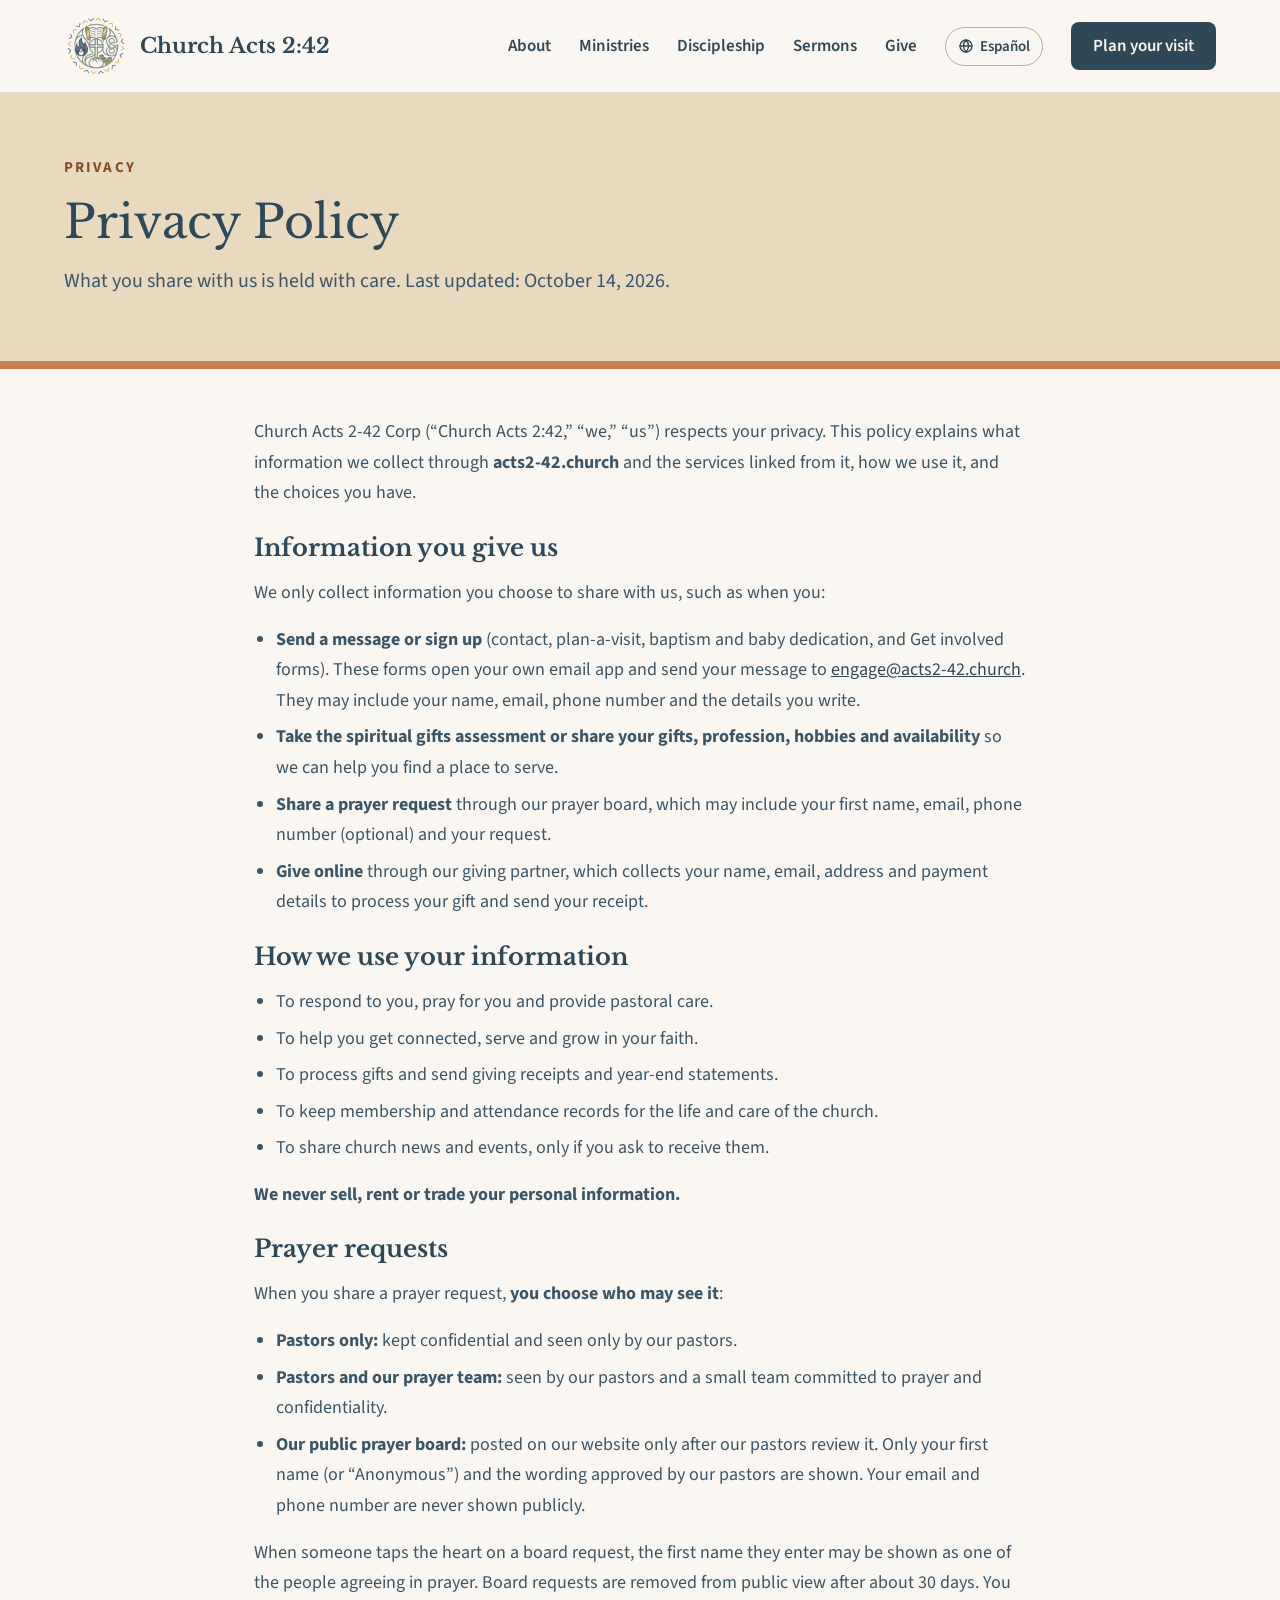
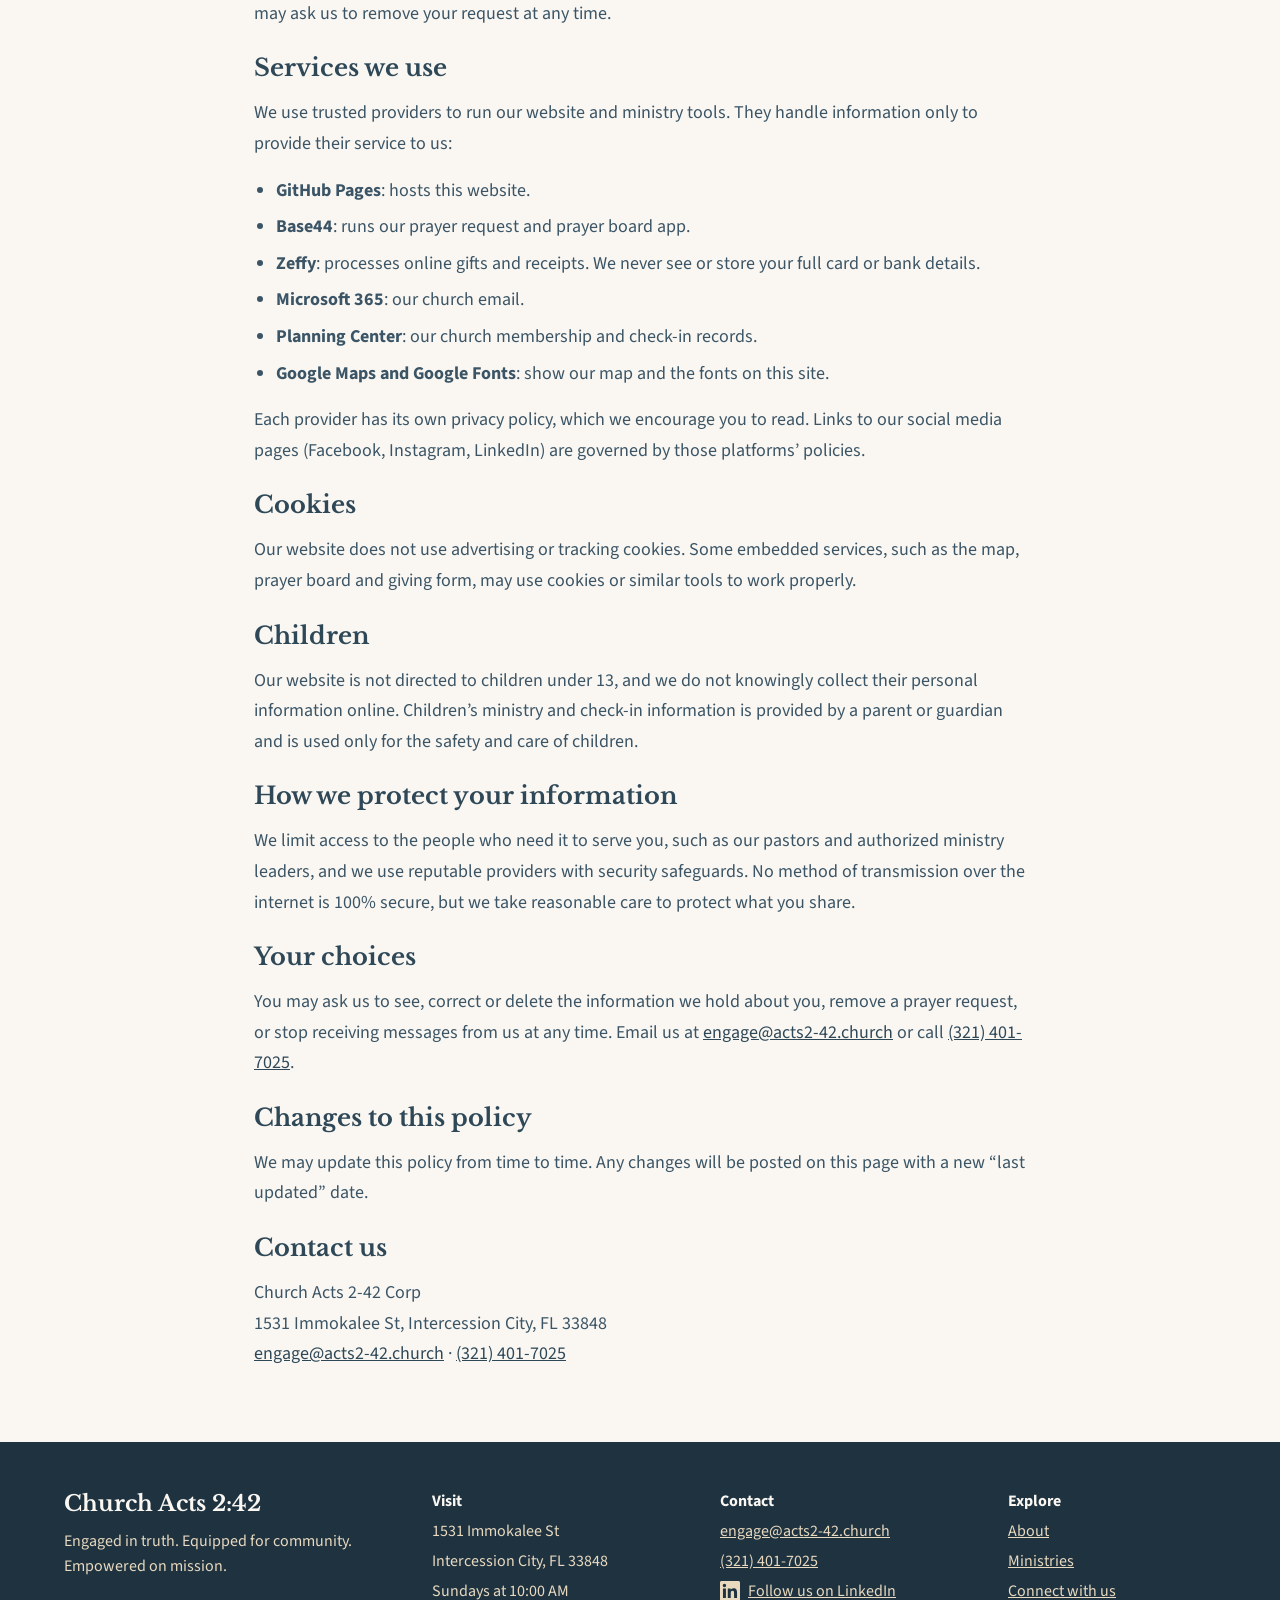
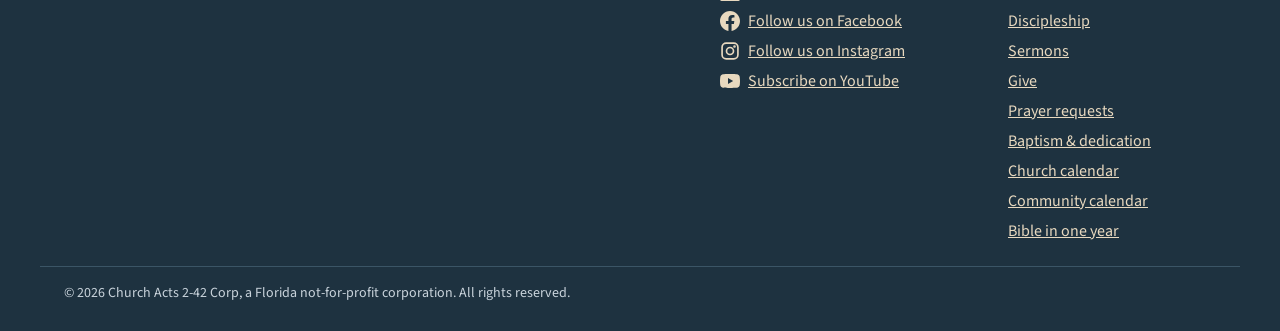
<file: privacy.html>
<!doctype html>
<html lang="en">
<head>
<meta charset="utf-8">
<title>Privacy Policy | Church Acts 2:42</title>
<meta name="viewport" content="width=device-width, initial-scale=1">
<meta name="description" content="How Church Acts 2:42 collects, uses and protects the information you share with us through our website, prayer board and online giving.">
<link rel="icon" type="image/png" href="assets/logo-icon.png">
<meta property="og:title" content="Church Acts 2:42">
<meta property="og:description" content="How Church Acts 2:42 collects, uses and protects the information you share with us through our website, prayer board and online giving.">
<meta property="og:image" content="https://acts2-42.church/assets/logo.png">
<link rel="stylesheet" href="https://fonts.googleapis.com/css2?family=Libre+Baskerville:ital,wght@0,400;0,700;1,400&amp;family=Source+Sans+3:wght@400;600;700&amp;display=swap">
<style>
body{margin:0;background:#FAF7F2}
a{color:#2F4858}a:hover{color:#1E3240}
</style>
<link rel="stylesheet" href="assets/site.css">

</head>
<body>
<div style="width: 100%; background: #FAF7F2; font-family: 'Source Sans 3', sans-serif; color: #2F4858">

  <header style="background: #FAF7F2; border-bottom: 1px solid #E3DACB">
    <div style="max-width: 1200px; margin: 0 auto; padding: 14px 24px; display: flex; flex-wrap: wrap; align-items: center; justify-content: space-between; gap: 16px">
      <a href="index.html" style="display: flex; align-items: center; gap: 12px; text-decoration: none">
        <img src="assets/logo-icon.png" alt="" style="width: 64px; height: 64px">
        <span style="font-family: 'Libre Baskerville', serif; font-size: 21px; font-weight: 700; color: #2F4858">Church Acts 2:42</span>
      </a>
      <nav aria-label="Main" style="display: flex; flex-wrap: wrap; align-items: center; gap: 8px 28px; font-size: 17px; font-weight: 600">
        <a href="about.html" style="text-decoration: none; padding: 10px 0">About</a>
        <a href="ministries.html" style="text-decoration: none; padding: 10px 0">Ministries</a>
        <a href="discipleship.html" style="text-decoration: none; padding: 10px 0">Discipleship</a>
        <a href="sermons.html" style="text-decoration: none; padding: 10px 0">Sermons</a>
        <a href="give.html" style="text-decoration: none; padding: 10px 0">Give</a>
        <a href="es.html" lang="es" hreflang="es" aria-label="Ver este sitio en español" style="display: inline-flex; align-items: center; gap: 6px; text-decoration: none; padding: 8px 12px; border: 1px solid #B9AE9C; border-radius: 999px; font-size: 15px"><svg aria-hidden="true" width="16" height="16" viewBox="0 0 24 24" fill="none" stroke="#2F4858" stroke-width="2" stroke-linecap="round"><circle cx="12" cy="12" r="9"></circle><path d="M3 12h18M12 3c2.5 2.7 3.8 5.7 3.8 9s-1.3 6.3-3.8 9c-2.5-2.7-3.8-5.7-3.8-9S9.5 5.7 12 3z"></path></svg>Español</a>
        <a href="visit.html" style="text-decoration: none; background: #2F4858; color: #FAF7F2; padding: 12px 22px; border-radius: 8px">Plan your visit</a>
      </nav>
    </div>
  </header>

  <section style="background: #E8D9BF">
    <div style="max-width: 1200px; margin: 0 auto; padding: 64px 24px; display: flex; flex-direction: column; gap: 16px">
      <span style="font-size: 15px; font-weight: 700; letter-spacing: 0.14em; text-transform: uppercase; color: #8A4A22">Privacy</span>
      <h1 style="margin: 0; font-family: 'Libre Baskerville', serif; font-weight: 400; font-size: 46px; line-height: 1.2; max-width: 860px">Privacy Policy</h1>
      <p style="margin: 0; font-size: 20px; line-height: 1.6; color: #3B5566; max-width: 720px">What you share with us is held with care. Last updated: October 14, 2026.</p>
    </div>
  </section>
  <div style="height: 8px; background: #C77D4F"></div>

  <section style="max-width: 820px; margin: 0 auto; padding: 48px 24px 72px; display: flex; flex-direction: column; gap: 16px">
    <p style="margin: 0; font-size: 18px; line-height: 1.7; color: #3B5566">Church Acts 2-42 Corp (“Church Acts 2:42,” “we,” “us”) respects your privacy. This policy explains what information we collect through <strong>acts2-42.church</strong> and the services linked from it, how we use it, and the choices you have.</p>
    <h2 style="font-family: 'Libre Baskerville', serif; font-size: 24px; margin: 8px 0 0">Information you give us</h2>
    <p style="margin: 0; font-size: 18px; line-height: 1.7; color: #3B5566">We only collect information you choose to share with us, such as when you:</p>
    <ul style="margin: 0; padding-left: 22px; font-size: 18px; line-height: 1.7; color: #3B5566; display: flex; flex-direction: column; gap: 6px"><li><strong>Send a message or sign up</strong> (contact, plan-a-visit, baptism and baby dedication, and Get involved forms). These forms open your own email app and send your message to <a href="mailto:engage@acts2-42.church">engage@acts2-42.church</a>. They may include your name, email, phone number and the details you write.</li><li><strong>Take the spiritual gifts assessment or share your gifts, profession, hobbies and availability</strong> so we can help you find a place to serve.</li><li><strong>Share a prayer request</strong> through our prayer board, which may include your first name, email, phone number (optional) and your request.</li><li><strong>Give online</strong> through our giving partner, which collects your name, email, address and payment details to process your gift and send your receipt.</li></ul>
    <h2 style="font-family: 'Libre Baskerville', serif; font-size: 24px; margin: 8px 0 0">How we use your information</h2>
    <ul style="margin: 0; padding-left: 22px; font-size: 18px; line-height: 1.7; color: #3B5566; display: flex; flex-direction: column; gap: 6px"><li>To respond to you, pray for you and provide pastoral care.</li><li>To help you get connected, serve and grow in your faith.</li><li>To process gifts and send giving receipts and year-end statements.</li><li>To keep membership and attendance records for the life and care of the church.</li><li>To share church news and events, only if you ask to receive them.</li></ul>
    <p style="margin: 0; font-size: 18px; line-height: 1.7; color: #3B5566"><strong>We never sell, rent or trade your personal information.</strong></p>
    <h2 style="font-family: 'Libre Baskerville', serif; font-size: 24px; margin: 8px 0 0">Prayer requests</h2>
    <p style="margin: 0; font-size: 18px; line-height: 1.7; color: #3B5566">When you share a prayer request, <strong>you choose who may see it</strong>:</p>
    <ul style="margin: 0; padding-left: 22px; font-size: 18px; line-height: 1.7; color: #3B5566; display: flex; flex-direction: column; gap: 6px"><li><strong>Pastors only:</strong> kept confidential and seen only by our pastors.</li><li><strong>Pastors and our prayer team:</strong> seen by our pastors and a small team committed to prayer and confidentiality.</li><li><strong>Our public prayer board:</strong> posted on our website only after our pastors review it. Only your first name (or “Anonymous”) and the wording approved by our pastors are shown. Your email and phone number are never shown publicly.</li></ul>
    <p style="margin: 0; font-size: 18px; line-height: 1.7; color: #3B5566">When someone taps the heart on a board request, the first name they enter may be shown as one of the people agreeing in prayer. Board requests are removed from public view after about 30 days. You may ask us to remove your request at any time.</p>
    <h2 style="font-family: 'Libre Baskerville', serif; font-size: 24px; margin: 8px 0 0">Services we use</h2>
    <p style="margin: 0; font-size: 18px; line-height: 1.7; color: #3B5566">We use trusted providers to run our website and ministry tools. They handle information only to provide their service to us:</p>
    <ul style="margin: 0; padding-left: 22px; font-size: 18px; line-height: 1.7; color: #3B5566; display: flex; flex-direction: column; gap: 6px"><li><strong>GitHub Pages</strong>: hosts this website.</li><li><strong>Base44</strong>: runs our prayer request and prayer board app.</li><li><strong>Zeffy</strong>: processes online gifts and receipts. We never see or store your full card or bank details.</li><li><strong>Microsoft 365</strong>: our church email.</li><li><strong>Planning Center</strong>: our church membership and check-in records.</li><li><strong>Google Maps and Google Fonts</strong>: show our map and the fonts on this site.</li></ul>
    <p style="margin: 0; font-size: 18px; line-height: 1.7; color: #3B5566">Each provider has its own privacy policy, which we encourage you to read. Links to our social media pages (Facebook, Instagram, LinkedIn) are governed by those platforms’ policies.</p>
    <h2 style="font-family: 'Libre Baskerville', serif; font-size: 24px; margin: 8px 0 0">Cookies</h2>
    <p style="margin: 0; font-size: 18px; line-height: 1.7; color: #3B5566">Our website does not use advertising or tracking cookies. Some embedded services, such as the map, prayer board and giving form, may use cookies or similar tools to work properly.</p>
    <h2 style="font-family: 'Libre Baskerville', serif; font-size: 24px; margin: 8px 0 0">Children</h2>
    <p style="margin: 0; font-size: 18px; line-height: 1.7; color: #3B5566">Our website is not directed to children under 13, and we do not knowingly collect their personal information online. Children’s ministry and check-in information is provided by a parent or guardian and is used only for the safety and care of children.</p>
    <h2 style="font-family: 'Libre Baskerville', serif; font-size: 24px; margin: 8px 0 0">How we protect your information</h2>
    <p style="margin: 0; font-size: 18px; line-height: 1.7; color: #3B5566">We limit access to the people who need it to serve you, such as our pastors and authorized ministry leaders, and we use reputable providers with security safeguards. No method of transmission over the internet is 100% secure, but we take reasonable care to protect what you share.</p>
    <h2 style="font-family: 'Libre Baskerville', serif; font-size: 24px; margin: 8px 0 0">Your choices</h2>
    <p style="margin: 0; font-size: 18px; line-height: 1.7; color: #3B5566">You may ask us to see, correct or delete the information we hold about you, remove a prayer request, or stop receiving messages from us at any time. Email us at <a href="mailto:engage@acts2-42.church">engage@acts2-42.church</a> or call <a href="tel:+13214017025">(321) 401-7025</a>.</p>
    <h2 style="font-family: 'Libre Baskerville', serif; font-size: 24px; margin: 8px 0 0">Changes to this policy</h2>
    <p style="margin: 0; font-size: 18px; line-height: 1.7; color: #3B5566">We may update this policy from time to time. Any changes will be posted on this page with a new “last updated” date.</p>
    <h2 style="font-family: 'Libre Baskerville', serif; font-size: 24px; margin: 8px 0 0">Contact us</h2>
    <p style="margin: 0; font-size: 18px; line-height: 1.7; color: #3B5566">Church Acts 2-42 Corp<br>1531 Immokalee St, Intercession City, FL 33848<br><a href="mailto:engage@acts2-42.church">engage@acts2-42.church</a> · <a href="tel:+13214017025">(321) 401-7025</a></p>
  </section>

  <footer style="background: #1E3240; color: #E8D9BF">
    <div style="max-width: 1200px; margin: 0 auto; padding: 48px 24px 24px; display: flex; flex-wrap: wrap; gap: 40px; justify-content: space-between">
      <div style="flex: 1 1 280px; display: flex; flex-direction: column; gap: 12px">
        <span style="font-family: 'Libre Baskerville', serif; font-size: 22px; font-weight: 700; color: #FAF7F2">Church Acts 2:42</span>
        <span style="font-size: 16px; line-height: 1.6">Engaged in truth. Equipped for community. Empowered on mission.</span>
      </div>
      <div style="flex: 1 1 200px; display: flex; flex-direction: column; gap: 8px; font-size: 16px">
        <span style="font-weight: 700; color: #FAF7F2">Visit</span><span>1531 Immokalee St</span><span>Intercession City, FL 33848</span><span>Sundays at 10:00 AM</span>
      </div>
      <div style="flex: 1 1 200px; display: flex; flex-direction: column; gap: 8px; font-size: 16px">
        <span style="font-weight: 700; color: #FAF7F2">Contact</span><a href="mailto:engage@acts2-42.church" style="color: #E8D9BF">engage@acts2-42.church</a><a href="tel:+13214017025" style="color: #E8D9BF">(321) 401-7025</a><a href="https://www.linkedin.com/company/church-acts-2-42/" target="_blank" rel="noopener" style="display: inline-flex; align-items: center; gap: 8px; color: #E8D9BF"><svg aria-hidden="true" width="20" height="20" viewBox="0 0 24 24" fill="#E8D9BF"><path d="M20.45 20.45h-3.56v-5.57c0-1.33-.02-3.04-1.85-3.04-1.86 0-2.14 1.45-2.14 2.94v5.67H9.34V9h3.42v1.56h.05c.48-.9 1.64-1.85 3.37-1.85 3.6 0 4.27 2.37 4.27 5.46v6.28zM5.34 7.43a2.06 2.06 0 1 1 0-4.13 2.06 2.06 0 0 1 0 4.13zM7.12 20.45H3.56V9h3.56v11.45zM22.22 0H1.77C.79 0 0 .77 0 1.73v20.54C0 23.23.79 24 1.77 24h20.45c.98 0 1.78-.77 1.78-1.73V1.73C24 .77 23.2 0 22.22 0z"/></svg>Follow us on LinkedIn</a><a href="https://www.facebook.com/profile.php?id=61595333942653" target="_blank" rel="noopener" style="display: inline-flex; align-items: center; gap: 8px; color: #E8D9BF"><svg aria-hidden="true" width="20" height="20" viewBox="0 0 24 24" fill="#E8D9BF"><path d="M24 12.07C24 5.41 18.63 0 12 0S0 5.4 0 12.07C0 18.1 4.39 23.1 10.13 24v-8.44H7.08v-3.49h3.04V9.41c0-3.02 1.8-4.7 4.54-4.7 1.31 0 2.68.24 2.68.24v2.97h-1.5c-1.5 0-1.96.93-1.96 1.89v2.26h3.32l-.53 3.5h-2.8V24C19.62 23.1 24 18.1 24 12.07z"/></svg>Follow us on Facebook</a><a href="https://www.instagram.com/churchactz242/" target="_blank" rel="noopener" style="display: inline-flex; align-items: center; gap: 8px; color: #E8D9BF"><svg aria-hidden="true" width="20" height="20" viewBox="0 0 24 24" fill="none" stroke="#E8D9BF" stroke-width="2" stroke-linecap="round" stroke-linejoin="round"><rect x="2.5" y="2.5" width="19" height="19" rx="5"/><circle cx="12" cy="12" r="4.2"/><circle cx="17.4" cy="6.6" r="0.6" fill="#E8D9BF"/></svg>Follow us on Instagram</a><a href="https://www.youtube.com/@Acts2-42.church" target="_blank" rel="noopener" style="display: inline-flex; align-items: center; gap: 8px; color: #E8D9BF"><svg aria-hidden="true" width="20" height="20" viewBox="0 0 24 24" fill="#E8D9BF"><path d="M23.5 6.2a3 3 0 0 0-2.1-2.1C19.5 3.6 12 3.6 12 3.6s-7.5 0-9.4.5A3 3 0 0 0 .5 6.2 31 31 0 0 0 0 12a31 31 0 0 0 .5 5.8 3 3 0 0 0 2.1 2.1c1.9.5 9.4.5 9.4.5s7.5 0 9.4-.5a3 3 0 0 0 2.1-2.1A31 31 0 0 0 24 12a31 31 0 0 0-.5-5.8zM9.6 15.6V8.4l6.2 3.6-6.2 3.6z"/></svg>Subscribe on YouTube</a>
      </div>
      <nav aria-label="Footer" style="flex: 1 1 160px; display: flex; flex-direction: column; gap: 8px; font-size: 16px">
        <span style="font-weight: 700; color: #FAF7F2">Explore</span>
        <a href="about.html" style="color: #E8D9BF">About</a>
        <a href="ministries.html" style="color: #E8D9BF">Ministries</a>
        <a href="connect.html" style="color: #E8D9BF">Connect with us</a>
        <a href="discipleship.html" style="color: #E8D9BF">Discipleship</a>
        <a href="sermons.html" style="color: #E8D9BF">Sermons</a>
        <a href="give.html" style="color: #E8D9BF">Give</a>
        <a href="index.html#prayer" style="color: #E8D9BF">Prayer requests</a>
        <a href="baptism.html" style="color: #E8D9BF">Baptism &amp; dedication</a>
        <a href="https://church-acts-2-42-corp-546169.churchcenter.com/calendar" target="_blank" rel="noopener" style="color: #E8D9BF">Church calendar</a>
        <a href="calendar.html" style="color: #E8D9BF">Community calendar</a>
        <a href="bible-plan.html" style="color: #E8D9BF">Bible in one year</a>
      </nav>
    </div>
    <div style="max-width: 1200px; margin: 0 auto; padding: 16px 24px 28px; border-top: 1px solid #3B5566; font-size: 14px; color: #C9D3DB">© 2026 Church Acts 2-42 Corp, a Florida not-for-profit corporation. All rights reserved.</div>
  </footer>
</div>
<script src="assets/site.js"></script>
</body>
</html>
</file>
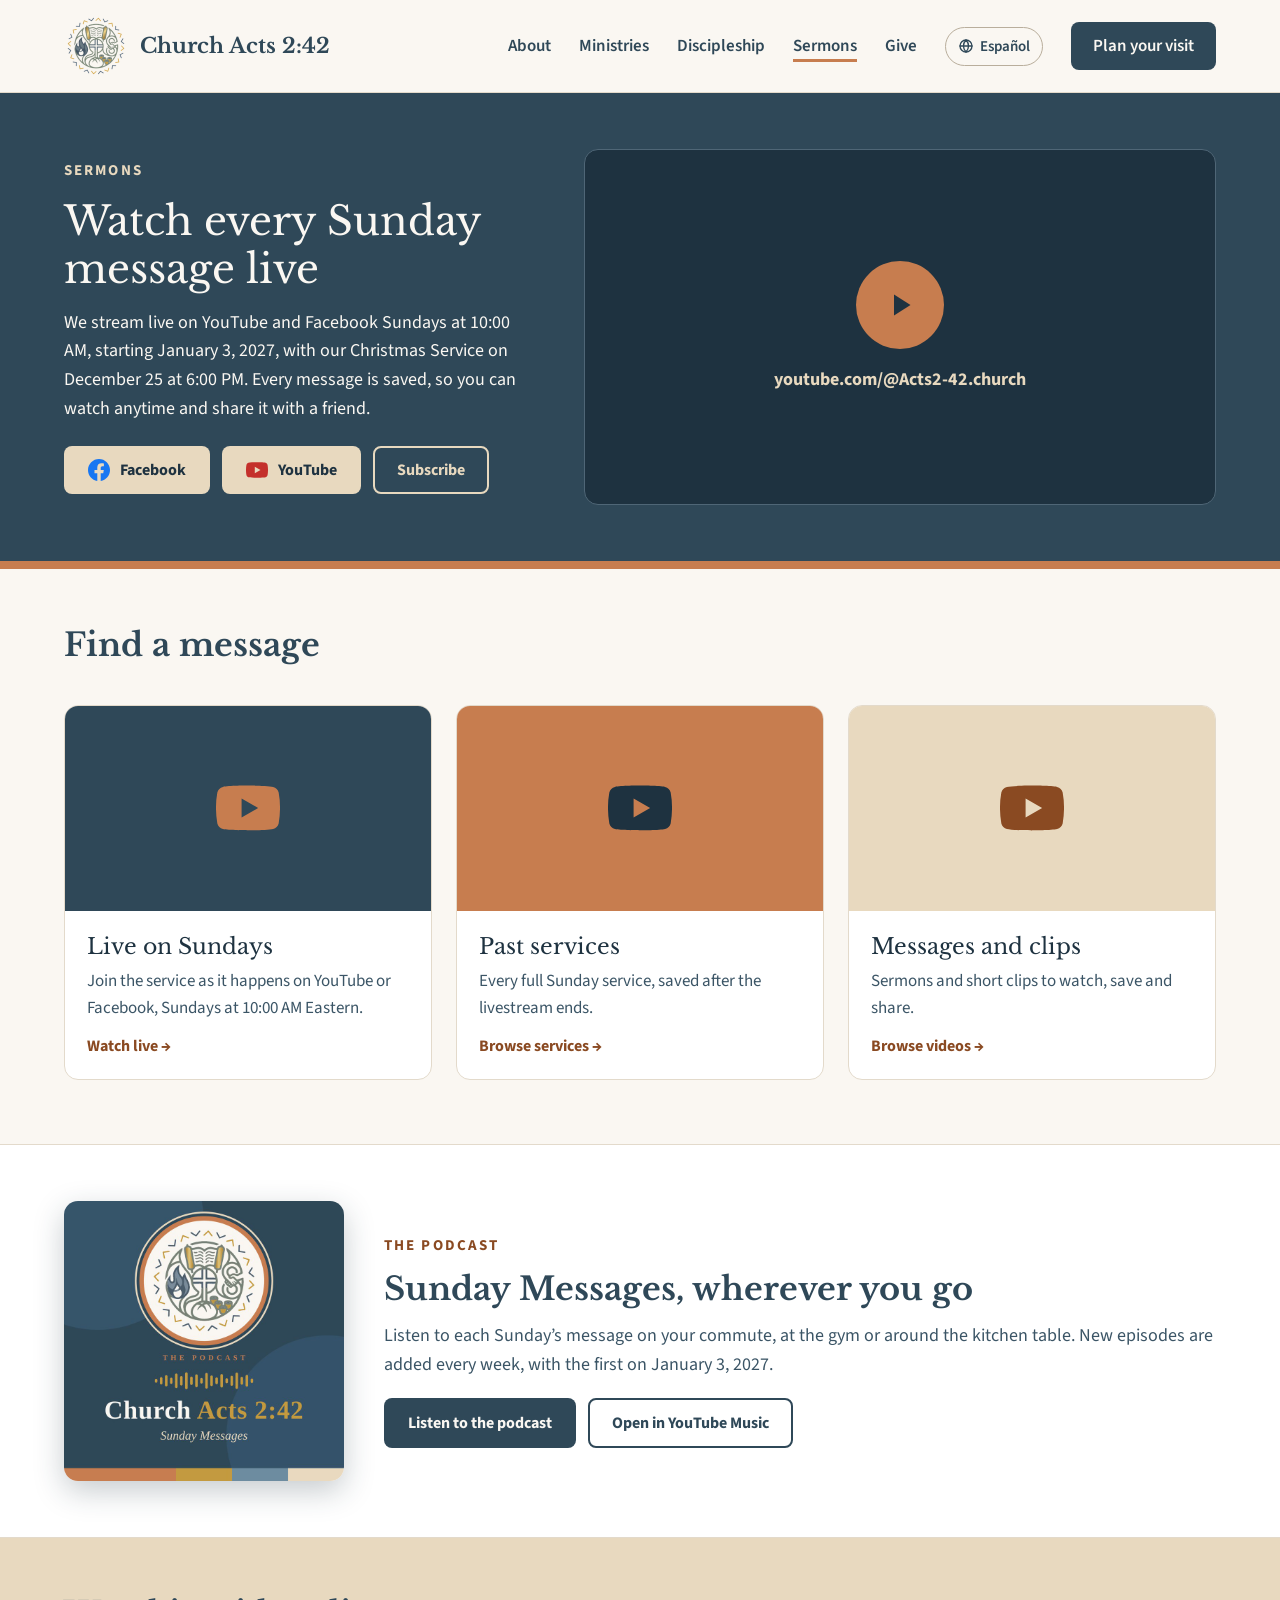
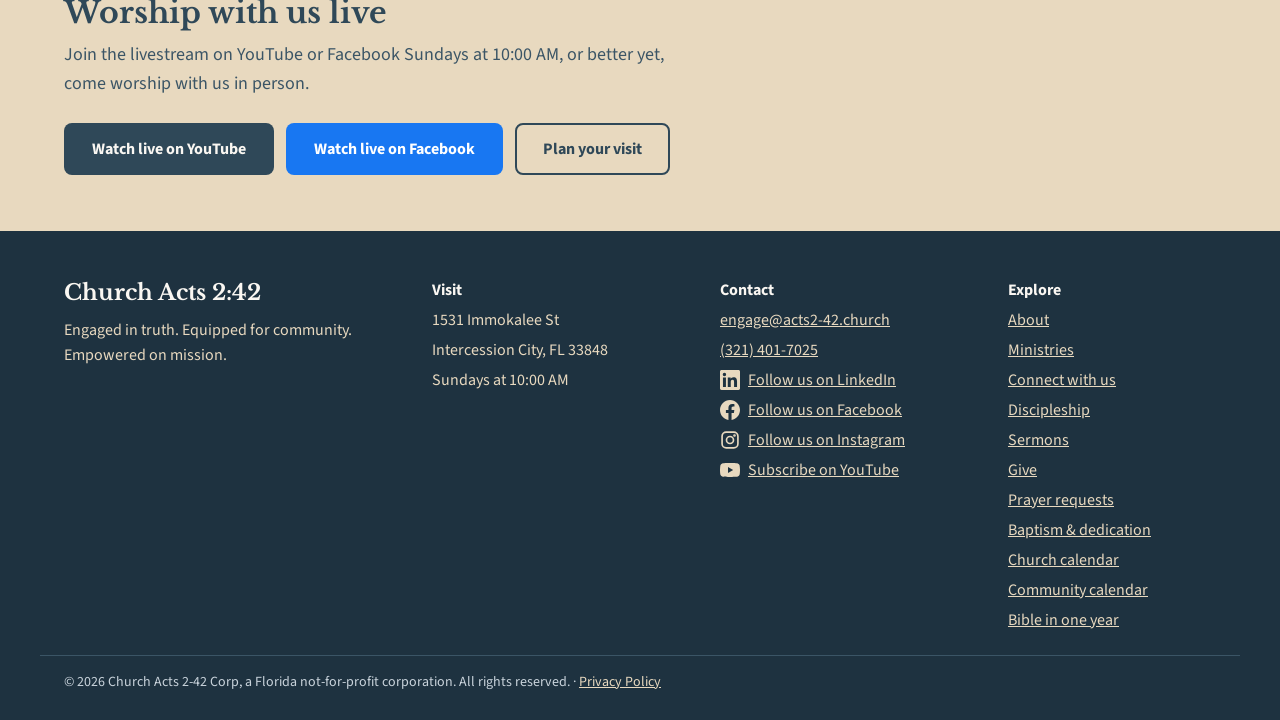
<file: sermons.html>
<!doctype html>
<html lang="en">
<head>
<meta charset="utf-8">
<title>Sermons | Church Acts 2:42</title>
<meta name="viewport" content="width=device-width, initial-scale=1">
<meta name="description" content="Church Acts 2:42 is a Christ-centered, Scripture-governed church in Intercession City, Florida. Join us Sundays at 10:00 AM at 1531 Immokalee St.">
<link rel="icon" type="image/png" href="assets/logo-icon.png">
<meta property="og:title" content="Church Acts 2:42">
<meta property="og:description" content="Church Acts 2:42 is a Christ-centered, Scripture-governed church in Intercession City, Florida. Join us Sundays at 10:00 AM at 1531 Immokalee St.">
<meta property="og:image" content="https://acts2-42.church/assets/logo.png">
<link rel="stylesheet" href="https://fonts.googleapis.com/css2?family=Libre+Baskerville:ital,wght@0,400;0,700;1,400&amp;family=Source+Sans+3:wght@400;600;700&amp;display=swap">
<style>
body{margin:0;background:#FAF7F2}
a{color:#2F4858}a:hover{color:#1E3240}
</style>
<link rel="stylesheet" href="assets/site.css">

</head>
<body>
<div style="width: 100%; background: #FAF7F2; font-family: 'Source Sans 3', sans-serif; color: #2F4858">

  <header style="background: #FAF7F2; border-bottom: 1px solid #E3DACB">
    <div style="max-width: 1200px; margin: 0 auto; padding: 14px 24px; display: flex; flex-wrap: wrap; align-items: center; justify-content: space-between; gap: 16px">
      <a href="index.html" style="display: flex; align-items: center; gap: 12px; text-decoration: none">
        <img src="assets/logo-icon.png" alt="" style="width: 64px; height: 64px">
        <span style="font-family: 'Libre Baskerville', serif; font-size: 21px; font-weight: 700; color: #2F4858">Church Acts 2:42</span>
      </a>
      <nav aria-label="Main" style="display: flex; flex-wrap: wrap; align-items: center; gap: 8px 28px; font-size: 17px; font-weight: 600">
        <a href="about.html" style="text-decoration: none; padding: 10px 0">About</a>
        <a href="ministries.html" style="text-decoration: none; padding: 10px 0">Ministries</a>
        <a href="discipleship.html" style="text-decoration: none; padding: 10px 0">Discipleship</a>
        <a href="sermons.html" aria-current="page" style="text-decoration: underline; text-decoration-color: #C77D4F; text-decoration-thickness: 3px; text-underline-offset: 8px; padding: 10px 0">Sermons</a>
        <a href="give.html" style="text-decoration: none; padding: 10px 0">Give</a>
        <a href="es.html" lang="es" hreflang="es" aria-label="Ver este sitio en español" style="display: inline-flex; align-items: center; gap: 6px; text-decoration: none; padding: 8px 12px; border: 1px solid #B9AE9C; border-radius: 999px; font-size: 15px"><svg aria-hidden="true" width="16" height="16" viewBox="0 0 24 24" fill="none" stroke="#2F4858" stroke-width="2" stroke-linecap="round"><circle cx="12" cy="12" r="9"></circle><path d="M3 12h18M12 3c2.5 2.7 3.8 5.7 3.8 9s-1.3 6.3-3.8 9c-2.5-2.7-3.8-5.7-3.8-9S9.5 5.7 12 3z"></path></svg>Español</a>
        <a href="visit.html" style="text-decoration: none; background: #2F4858; color: #FAF7F2; padding: 12px 22px; border-radius: 8px">Plan your visit</a>
      </nav>
    </div>
  </header>

  <section style="background: #2F4858">
    <div style="max-width: 1200px; margin: 0 auto; padding: 56px 24px; display: flex; flex-wrap: wrap; align-items: center; gap: 48px">
      <div style="flex: 1 1 360px; display: flex; flex-direction: column; gap: 16px">
        <span style="font-size: 15px; font-weight: 700; letter-spacing: 0.14em; text-transform: uppercase; color: #E8D9BF">Sermons</span>
        <h1 style="margin: 0; font-family: 'Libre Baskerville', serif; font-weight: 400; font-size: 40px; line-height: 1.2; color: #FAF7F2">Watch every Sunday message live</h1>
        <p style="margin: 0; font-size: 18px; line-height: 1.6; color: #FAF7F2">We stream live on YouTube and Facebook Sundays at 10:00 AM, starting January 3, 2027, with our Christmas Service on December 25 at 6:00 PM. Every message is saved, so you can watch anytime and share it with a friend.</p>
        <div style="display: flex; flex-wrap: wrap; gap: 12px; margin-top: 6px">
          <a href="https://www.facebook.com/profile.php?id=61595333942653" target="_blank" rel="noopener" style="text-decoration: none; background: #E8D9BF; color: #1E3240; font-weight: 700; padding: 13px 24px; border-radius: 8px; display: inline-flex; align-items: center; gap: 10px"><svg aria-hidden="true" width="22" height="22" viewBox="0 0 24 24" fill="#1877F2"><path d="M24 12.07C24 5.41 18.63 0 12 0S0 5.4 0 12.07C0 18.1 4.39 23.1 10.13 24v-8.44H7.08v-3.49h3.04V9.41c0-3.02 1.8-4.7 4.54-4.7 1.31 0 2.68.24 2.68.24v2.97h-1.5c-1.5 0-1.96.93-1.96 1.89v2.26h3.32l-.53 3.5h-2.8V24C19.62 23.1 24 18.1 24 12.07z"/></svg>Facebook</a>
          <a href="https://www.youtube.com/@Acts2-42.church" target="_blank" rel="noopener" style="text-decoration: none; background: #E8D9BF; color: #1E3240; font-weight: 700; padding: 13px 24px; border-radius: 8px; display: inline-flex; align-items: center; gap: 10px"><svg aria-hidden="true" width="22" height="22" viewBox="0 0 24 24" fill="#C4302B"><path d="M23.5 6.2a3 3 0 0 0-2.1-2.1C19.5 3.6 12 3.6 12 3.6s-7.5 0-9.4.5A3 3 0 0 0 .5 6.2 31 31 0 0 0 0 12a31 31 0 0 0 .5 5.8 3 3 0 0 0 2.1 2.1c1.9.5 9.4.5 9.4.5s7.5 0 9.4-.5a3 3 0 0 0 2.1-2.1A31 31 0 0 0 24 12a31 31 0 0 0-.5-5.8zM9.6 15.6V8.4l6.2 3.6-6.2 3.6z"/></svg>YouTube</a>
          <a href="https://www.youtube.com/@Acts2-42.church?sub_confirmation=1" target="_blank" rel="noopener" style="text-decoration: none; border: 2px solid #E8D9BF; color: #E8D9BF; font-weight: 700; padding: 11px 22px; border-radius: 8px">Subscribe</a>
        </div>
      </div>
      <a href="https://www.youtube.com/@Acts2-42.church" target="_blank" rel="noopener" aria-label="Open the Church Acts 2:42 YouTube channel" style="flex: 1 1 520px; aspect-ratio: 16 / 9; background: #1E3240; border: 1px solid #4F6676; border-radius: 14px; display: flex; flex-direction: column; gap: 18px; align-items: center; justify-content: center; text-decoration: none">
        <span style="width: 88px; height: 88px; border-radius: 50%; background: #C77D4F; display: flex; align-items: center; justify-content: center">
          <svg aria-hidden="true" width="36" height="36" viewBox="0 0 24 24" fill="#1E3240"><path d="M8 5v14l11-7z"></path></svg>
        </span>
        <span style="font-size: 18px; font-weight: 700; color: #E8D9BF">youtube.com/@Acts2-42.church</span>
      </a>
    </div>
  </section>
  <div style="height: 8px; background: #C77D4F"></div>

  <section style="max-width: 1200px; margin: 0 auto; padding: 56px 24px 24px">
    <h2 style="margin: 0; font-family: 'Libre Baskerville', serif; font-size: 32px">Find a message</h2>
  </section>

  <section style="max-width: 1200px; margin: 0 auto; padding: 16px 24px 64px">
    <div style="display: grid; grid-template-columns: repeat(auto-fit, minmax(300px, 1fr)); gap: 24px">
      <a href="https://www.youtube.com/@Acts2-42.church/live" target="_blank" rel="noopener" style="text-decoration: none; background: #FFFFFF; border: 1px solid #E3DACB; border-radius: 14px; overflow: hidden; display: flex; flex-direction: column">
        <div style="aspect-ratio: 16 / 9; background: #2F4858; display: flex; align-items: center; justify-content: center"><svg aria-hidden="true" width="64" height="64" viewBox="0 0 24 24" fill="#C77D4F"><path d="M23.5 6.2a3 3 0 0 0-2.1-2.1C19.5 3.6 12 3.6 12 3.6s-7.5 0-9.4.5A3 3 0 0 0 .5 6.2 31 31 0 0 0 0 12a31 31 0 0 0 .5 5.8 3 3 0 0 0 2.1 2.1c1.9.5 9.4.5 9.4.5s7.5 0 9.4-.5a3 3 0 0 0 2.1-2.1A31 31 0 0 0 24 12a31 31 0 0 0-.5-5.8zM9.6 15.6V8.4l6.2 3.6-6.2 3.6z"/></svg></div>
        <div style="padding: 22px; display: flex; flex-direction: column; gap: 8px"><span style="font-family: 'Libre Baskerville', serif; font-size: 22px; color: #1E3240">Live on Sundays</span><span style="font-size: 17px; line-height: 1.55; color: #3B5566">Join the service as it happens on YouTube or Facebook, Sundays at 10:00 AM Eastern.</span><span style="margin-top: 6px; font-weight: 700; color: #8A4A22">Watch live &rarr;</span></div>
      </a>
      <a href="https://www.youtube.com/@Acts2-42.church/streams" target="_blank" rel="noopener" style="text-decoration: none; background: #FFFFFF; border: 1px solid #E3DACB; border-radius: 14px; overflow: hidden; display: flex; flex-direction: column">
        <div style="aspect-ratio: 16 / 9; background: #C77D4F; display: flex; align-items: center; justify-content: center"><svg aria-hidden="true" width="64" height="64" viewBox="0 0 24 24" fill="#1E3240"><path d="M23.5 6.2a3 3 0 0 0-2.1-2.1C19.5 3.6 12 3.6 12 3.6s-7.5 0-9.4.5A3 3 0 0 0 .5 6.2 31 31 0 0 0 0 12a31 31 0 0 0 .5 5.8 3 3 0 0 0 2.1 2.1c1.9.5 9.4.5 9.4.5s7.5 0 9.4-.5a3 3 0 0 0 2.1-2.1A31 31 0 0 0 24 12a31 31 0 0 0-.5-5.8zM9.6 15.6V8.4l6.2 3.6-6.2 3.6z"/></svg></div>
        <div style="padding: 22px; display: flex; flex-direction: column; gap: 8px"><span style="font-family: 'Libre Baskerville', serif; font-size: 22px; color: #1E3240">Past services</span><span style="font-size: 17px; line-height: 1.55; color: #3B5566">Every full Sunday service, saved after the livestream ends.</span><span style="margin-top: 6px; font-weight: 700; color: #8A4A22">Browse services &rarr;</span></div>
      </a>
      <a href="https://www.youtube.com/@Acts2-42.church/videos" target="_blank" rel="noopener" style="text-decoration: none; background: #FFFFFF; border: 1px solid #E3DACB; border-radius: 14px; overflow: hidden; display: flex; flex-direction: column">
        <div style="aspect-ratio: 16 / 9; background: #E8D9BF; display: flex; align-items: center; justify-content: center"><svg aria-hidden="true" width="64" height="64" viewBox="0 0 24 24" fill="#8A4A22"><path d="M23.5 6.2a3 3 0 0 0-2.1-2.1C19.5 3.6 12 3.6 12 3.6s-7.5 0-9.4.5A3 3 0 0 0 .5 6.2 31 31 0 0 0 0 12a31 31 0 0 0 .5 5.8 3 3 0 0 0 2.1 2.1c1.9.5 9.4.5 9.4.5s7.5 0 9.4-.5a3 3 0 0 0 2.1-2.1A31 31 0 0 0 24 12a31 31 0 0 0-.5-5.8zM9.6 15.6V8.4l6.2 3.6-6.2 3.6z"/></svg></div>
        <div style="padding: 22px; display: flex; flex-direction: column; gap: 8px"><span style="font-family: 'Libre Baskerville', serif; font-size: 22px; color: #1E3240">Messages and clips</span><span style="font-size: 17px; line-height: 1.55; color: #3B5566">Sermons and short clips to watch, save and share.</span><span style="margin-top: 6px; font-weight: 700; color: #8A4A22">Browse videos &rarr;</span></div>
      </a>
    </div>
  </section>

  <section id="podcast" style="background: #FFFFFF; border-top: 1px solid #E3DACB; border-bottom: 1px solid #E3DACB">
    <div style="max-width: 1200px; margin: 0 auto; padding: 56px 24px; display: flex; flex-wrap: wrap; align-items: center; gap: 40px">
      <a href="https://www.youtube.com/playlist?list=PLDrEs2Es5PyE" target="_blank" rel="noopener" aria-label="Open the Sunday Messages podcast" style="flex: 0 0 auto; width: min(280px, 100%)"><img src="assets/podcast-cover.jpg" alt="Sunday Messages podcast cover" style="width: 100%; height: auto; display: block; border-radius: 14px; box-shadow: 0 10px 30px rgba(30,50,64,.25)"></a>
      <div style="flex: 1 1 420px; display: flex; flex-direction: column; gap: 14px">
        <span style="font-size: 15px; font-weight: 700; letter-spacing: 0.14em; text-transform: uppercase; color: #8A4A22">The podcast</span>
        <h2 style="margin: 0; font-family: 'Libre Baskerville', serif; font-size: 32px; line-height: 1.2">Sunday Messages, wherever you go</h2>
        <p style="margin: 0; font-size: 18px; line-height: 1.6; color: #3B5566">Listen to each Sunday’s message on your commute, at the gym or around the kitchen table. New episodes are added every week, with the first on January 3, 2027.</p>
        <div style="display: flex; flex-wrap: wrap; gap: 12px; margin-top: 4px">
          <a href="https://www.youtube.com/playlist?list=PLDrEs2Es5PyE" target="_blank" rel="noopener" style="text-decoration: none; background: #2F4858; color: #FAF7F2; font-weight: 700; padding: 14px 24px; border-radius: 8px">Listen to the podcast</a>
          <a href="https://music.youtube.com/playlist?list=PLDrEs2Es5PyE" target="_blank" rel="noopener" style="text-decoration: none; border: 2px solid #2F4858; color: #2F4858; font-weight: 700; padding: 12px 22px; border-radius: 8px">Open in YouTube Music</a>
        </div>
      </div>
    </div>
  </section>

  <section style="background: #E8D9BF">
    <div style="max-width: 1200px; margin: 0 auto; padding: 56px 24px; display: flex; flex-wrap: wrap; align-items: center; justify-content: space-between; gap: 24px">
      <div style="display: flex; flex-direction: column; gap: 10px; max-width: 640px">
        <h2 style="margin: 0; font-family: 'Libre Baskerville', serif; font-size: 30px">Worship with us live</h2>
        <p style="margin: 0; font-size: 18px; line-height: 1.6; color: #3B5566">Join the livestream on YouTube or Facebook Sundays at 10:00 AM, or better yet, come worship with us in person.</p>
      </div>
      <div style="display: flex; flex-wrap: wrap; gap: 12px">
        <a href="https://www.youtube.com/@Acts2-42.church/live" target="_blank" rel="noopener" style="text-decoration: none; background: #2F4858; color: #FAF7F2; font-weight: 700; padding: 15px 28px; border-radius: 8px">Watch live on YouTube</a>
        <a href="https://www.facebook.com/profile.php?id=61595333942653" target="_blank" rel="noopener" style="text-decoration: none; background: #1877F2; color: #FFFFFF; font-weight: 700; padding: 15px 28px; border-radius: 8px">Watch live on Facebook</a>
        <a href="visit.html" style="text-decoration: none; border: 2px solid #2F4858; color: #2F4858; font-weight: 700; padding: 13px 26px; border-radius: 8px">Plan your visit</a>
      </div>
    </div>
  </section>

  <footer style="background: #1E3240; color: #E8D9BF">
    <div style="max-width: 1200px; margin: 0 auto; padding: 48px 24px 24px; display: flex; flex-wrap: wrap; gap: 40px; justify-content: space-between">
      <div style="flex: 1 1 280px; display: flex; flex-direction: column; gap: 12px">
        <span style="font-family: 'Libre Baskerville', serif; font-size: 22px; font-weight: 700; color: #FAF7F2">Church Acts 2:42</span>
        <span style="font-size: 16px; line-height: 1.6">Engaged in truth. Equipped for community. Empowered on mission.</span>
      </div>
      <div style="flex: 1 1 200px; display: flex; flex-direction: column; gap: 8px; font-size: 16px">
        <span style="font-weight: 700; color: #FAF7F2">Visit</span><span>1531 Immokalee St</span><span>Intercession City, FL 33848</span><span>Sundays at 10:00 AM</span>
      </div>
      <div style="flex: 1 1 200px; display: flex; flex-direction: column; gap: 8px; font-size: 16px">
        <span style="font-weight: 700; color: #FAF7F2">Contact</span><a href="mailto:engage@acts2-42.church" style="color: #E8D9BF">engage@acts2-42.church</a><a href="tel:+13214017025" style="color: #E8D9BF">(321) 401-7025</a><a href="https://www.linkedin.com/company/church-acts-2-42/" target="_blank" rel="noopener" style="display: inline-flex; align-items: center; gap: 8px; color: #E8D9BF"><svg aria-hidden="true" width="20" height="20" viewBox="0 0 24 24" fill="#E8D9BF"><path d="M20.45 20.45h-3.56v-5.57c0-1.33-.02-3.04-1.85-3.04-1.86 0-2.14 1.45-2.14 2.94v5.67H9.34V9h3.42v1.56h.05c.48-.9 1.64-1.85 3.37-1.85 3.6 0 4.27 2.37 4.27 5.46v6.28zM5.34 7.43a2.06 2.06 0 1 1 0-4.13 2.06 2.06 0 0 1 0 4.13zM7.12 20.45H3.56V9h3.56v11.45zM22.22 0H1.77C.79 0 0 .77 0 1.73v20.54C0 23.23.79 24 1.77 24h20.45c.98 0 1.78-.77 1.78-1.73V1.73C24 .77 23.2 0 22.22 0z"/></svg>Follow us on LinkedIn</a><a href="https://www.facebook.com/profile.php?id=61595333942653" target="_blank" rel="noopener" style="display: inline-flex; align-items: center; gap: 8px; color: #E8D9BF"><svg aria-hidden="true" width="20" height="20" viewBox="0 0 24 24" fill="#E8D9BF"><path d="M24 12.07C24 5.41 18.63 0 12 0S0 5.4 0 12.07C0 18.1 4.39 23.1 10.13 24v-8.44H7.08v-3.49h3.04V9.41c0-3.02 1.8-4.7 4.54-4.7 1.31 0 2.68.24 2.68.24v2.97h-1.5c-1.5 0-1.96.93-1.96 1.89v2.26h3.32l-.53 3.5h-2.8V24C19.62 23.1 24 18.1 24 12.07z"/></svg>Follow us on Facebook</a><a href="https://www.instagram.com/churchactz242/" target="_blank" rel="noopener" style="display: inline-flex; align-items: center; gap: 8px; color: #E8D9BF"><svg aria-hidden="true" width="20" height="20" viewBox="0 0 24 24" fill="none" stroke="#E8D9BF" stroke-width="2" stroke-linecap="round" stroke-linejoin="round"><rect x="2.5" y="2.5" width="19" height="19" rx="5"/><circle cx="12" cy="12" r="4.2"/><circle cx="17.4" cy="6.6" r="0.6" fill="#E8D9BF"/></svg>Follow us on Instagram</a><a href="https://www.youtube.com/@Acts2-42.church" target="_blank" rel="noopener" style="display: inline-flex; align-items: center; gap: 8px; color: #E8D9BF"><svg aria-hidden="true" width="20" height="20" viewBox="0 0 24 24" fill="#E8D9BF"><path d="M23.5 6.2a3 3 0 0 0-2.1-2.1C19.5 3.6 12 3.6 12 3.6s-7.5 0-9.4.5A3 3 0 0 0 .5 6.2 31 31 0 0 0 0 12a31 31 0 0 0 .5 5.8 3 3 0 0 0 2.1 2.1c1.9.5 9.4.5 9.4.5s7.5 0 9.4-.5a3 3 0 0 0 2.1-2.1A31 31 0 0 0 24 12a31 31 0 0 0-.5-5.8zM9.6 15.6V8.4l6.2 3.6-6.2 3.6z"/></svg>Subscribe on YouTube</a>
      </div>
      <nav aria-label="Footer" style="flex: 1 1 160px; display: flex; flex-direction: column; gap: 8px; font-size: 16px">
        <span style="font-weight: 700; color: #FAF7F2">Explore</span>
        <a href="about.html" style="color: #E8D9BF">About</a>
        <a href="ministries.html" style="color: #E8D9BF">Ministries</a>
        <a href="connect.html" style="color: #E8D9BF">Connect with us</a>
        <a href="discipleship.html" style="color: #E8D9BF">Discipleship</a>
        <a href="sermons.html" style="color: #E8D9BF">Sermons</a>
        <a href="give.html" style="color: #E8D9BF">Give</a>
        <a href="index.html#prayer" style="color: #E8D9BF">Prayer requests</a>
        <a href="baptism.html" style="color: #E8D9BF">Baptism &amp; dedication</a>
        <a href="https://church-acts-2-42-corp-546169.churchcenter.com/calendar" target="_blank" rel="noopener" style="color: #E8D9BF">Church calendar</a>
        <a href="calendar.html" style="color: #E8D9BF">Community calendar</a>
        <a href="bible-plan.html" style="color: #E8D9BF">Bible in one year</a>
      </nav>
    </div>
    <div style="max-width: 1200px; margin: 0 auto; padding: 16px 24px 28px; border-top: 1px solid #3B5566; font-size: 14px; color: #C9D3DB">© 2026 Church Acts 2-42 Corp, a Florida not-for-profit corporation. All rights reserved. · <a href="privacy.html" style="color: #E8D9BF">Privacy Policy</a></div>
  </footer>
</div>
<script src="assets/site.js"></script>
</body>
</html>
</file>
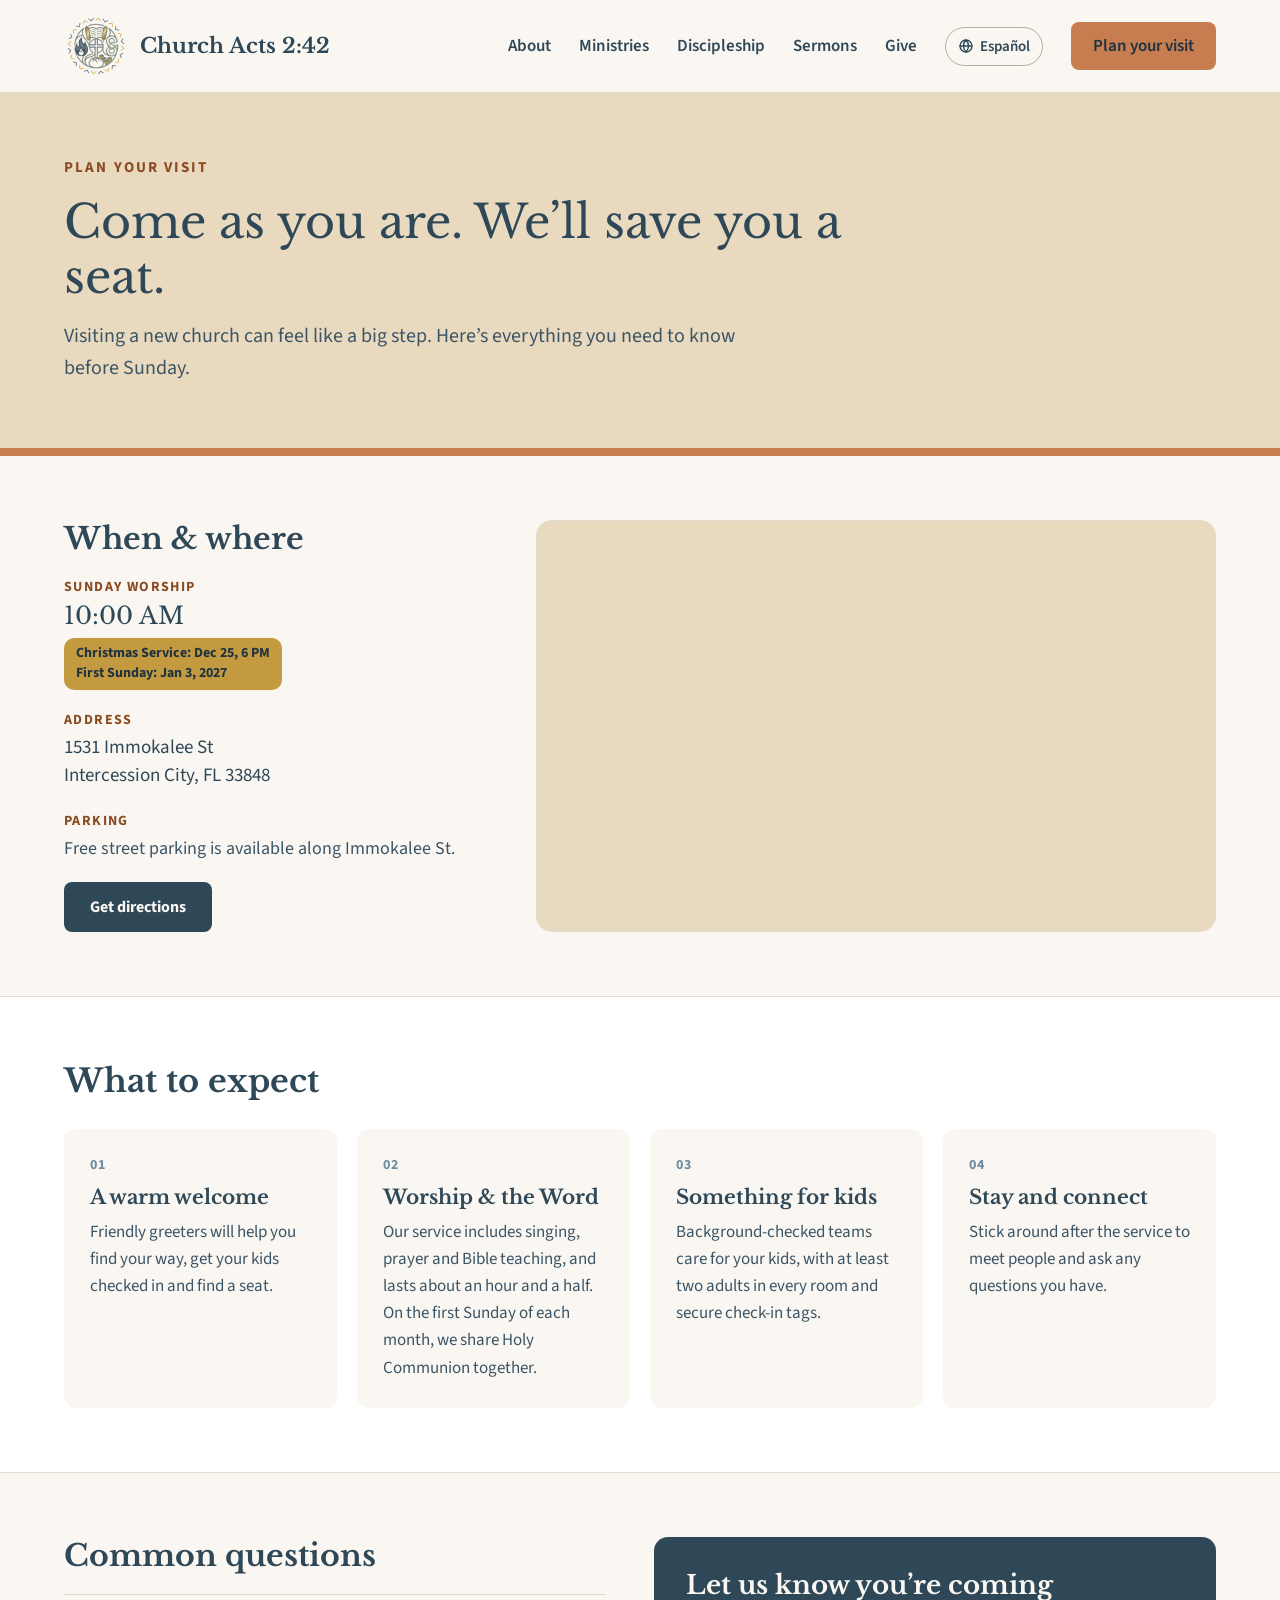
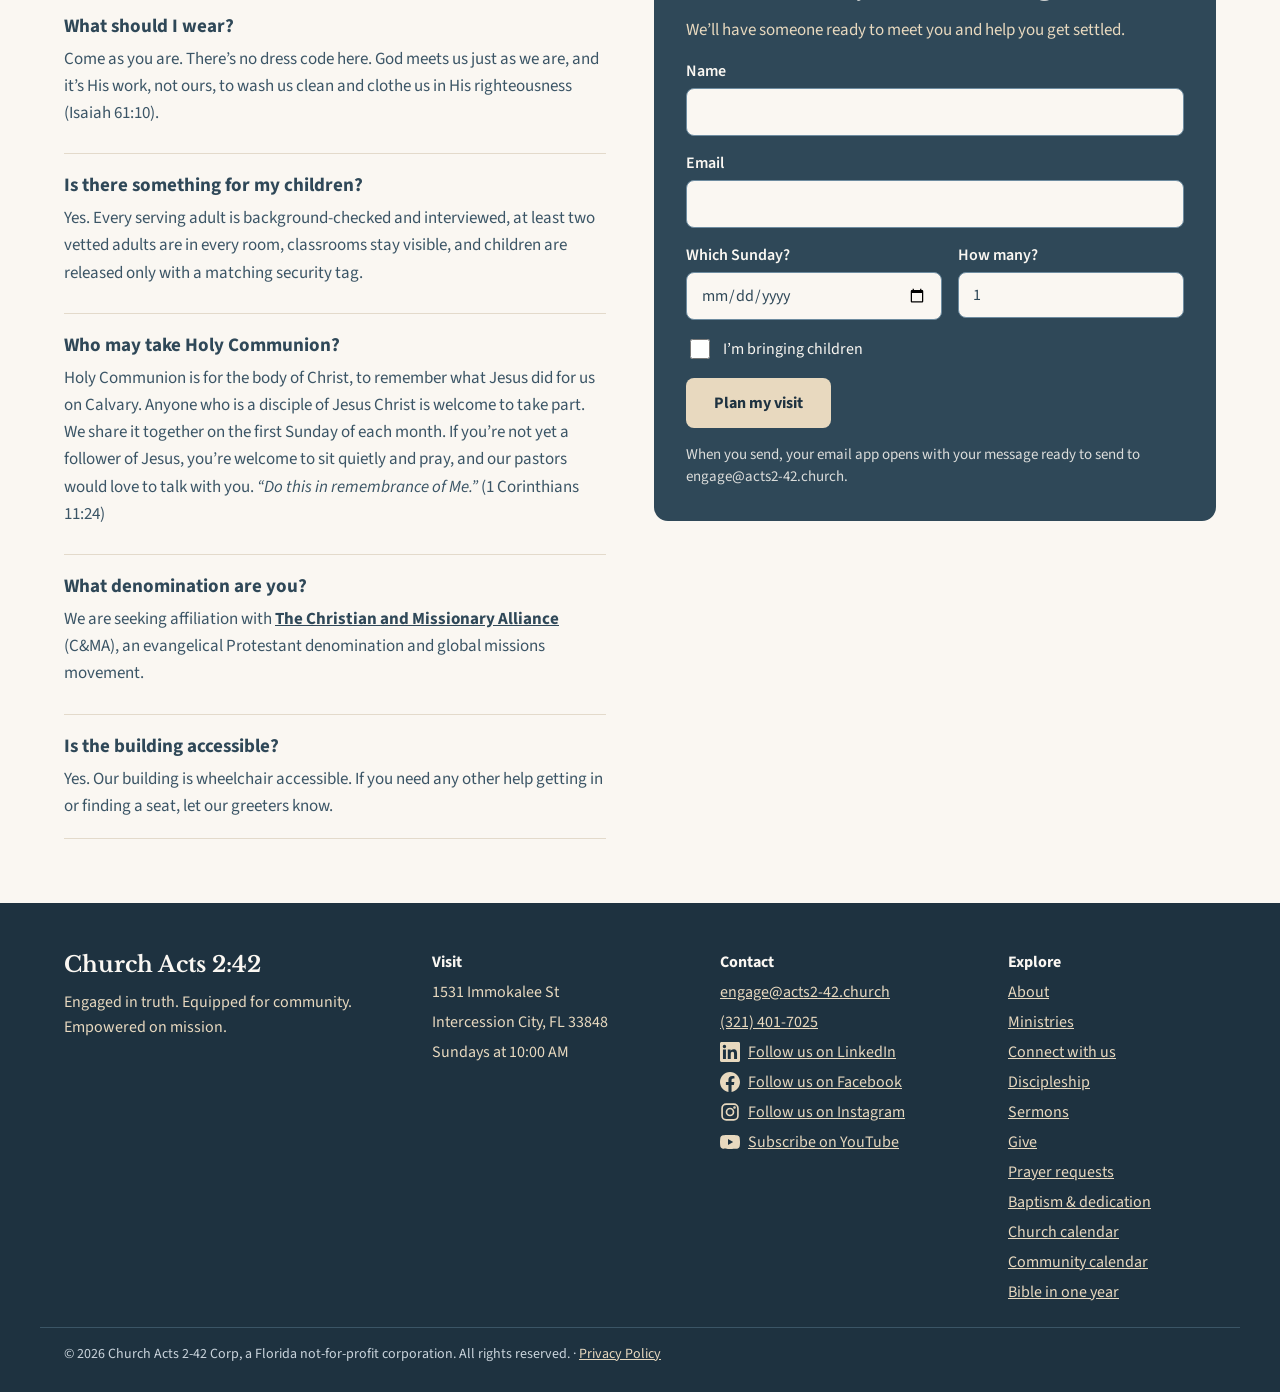
<file: visit.html>
<!doctype html>
<html lang="en">
<head>
<meta charset="utf-8">
<title>Plan Your Visit | Church Acts 2:42</title>
<meta name="viewport" content="width=device-width, initial-scale=1">
<meta name="description" content="Church Acts 2:42 is a Christ-centered, Scripture-governed church in Intercession City, Florida. Join us Sundays at 10:00 AM at 1531 Immokalee St.">
<link rel="icon" type="image/png" href="assets/logo-icon.png">
<meta property="og:title" content="Church Acts 2:42">
<meta property="og:description" content="Church Acts 2:42 is a Christ-centered, Scripture-governed church in Intercession City, Florida. Join us Sundays at 10:00 AM at 1531 Immokalee St.">
<meta property="og:image" content="https://acts2-42.church/assets/logo.png">
<link rel="stylesheet" href="https://fonts.googleapis.com/css2?family=Libre+Baskerville:ital,wght@0,400;0,700;1,400&amp;family=Source+Sans+3:wght@400;600;700&amp;display=swap">
<style>
body{margin:0;background:#FAF7F2}
a{color:#2F4858}a:hover{color:#1E3240}
</style>
<link rel="stylesheet" href="assets/site.css">

</head>
<body>
<div style="width: 100%; background: #FAF7F2; font-family: 'Source Sans 3', sans-serif; color: #2F4858">

  <header style="background: #FAF7F2; border-bottom: 1px solid #E3DACB">
    <div style="max-width: 1200px; margin: 0 auto; padding: 14px 24px; display: flex; flex-wrap: wrap; align-items: center; justify-content: space-between; gap: 16px">
      <a href="index.html" style="display: flex; align-items: center; gap: 12px; text-decoration: none">
        <img src="assets/logo-icon.png" alt="" style="width: 64px; height: 64px">
        <span style="font-family: 'Libre Baskerville', serif; font-size: 21px; font-weight: 700; color: #2F4858">Church Acts 2:42</span>
      </a>
      <nav aria-label="Main" style="display: flex; flex-wrap: wrap; align-items: center; gap: 8px 28px; font-size: 17px; font-weight: 600">
        <a href="about.html" style="text-decoration: none; padding: 10px 0">About</a>
        <a href="ministries.html" style="text-decoration: none; padding: 10px 0">Ministries</a>
        <a href="discipleship.html" style="text-decoration: none; padding: 10px 0">Discipleship</a>
        <a href="sermons.html" style="text-decoration: none; padding: 10px 0">Sermons</a>
        <a href="give.html" style="text-decoration: none; padding: 10px 0">Give</a>
        <a href="es-visita.html" lang="es" hreflang="es" aria-label="Ver este sitio en español" style="display: inline-flex; align-items: center; gap: 6px; text-decoration: none; padding: 8px 12px; border: 1px solid #B9AE9C; border-radius: 999px; font-size: 15px"><svg aria-hidden="true" width="16" height="16" viewBox="0 0 24 24" fill="none" stroke="#2F4858" stroke-width="2" stroke-linecap="round"><circle cx="12" cy="12" r="9"></circle><path d="M3 12h18M12 3c2.5 2.7 3.8 5.7 3.8 9s-1.3 6.3-3.8 9c-2.5-2.7-3.8-5.7-3.8-9S9.5 5.7 12 3z"></path></svg>Español</a>
        <a href="visit.html" aria-current="page" style="text-decoration: none; background: #C77D4F; color: #1E3240; padding: 12px 22px; border-radius: 8px">Plan your visit</a>
      </nav>
    </div>
  </header>

  <section style="background: #E8D9BF">
    <div style="max-width: 1200px; margin: 0 auto; padding: 64px 24px; display: flex; flex-direction: column; gap: 16px">
      <span style="font-size: 15px; font-weight: 700; letter-spacing: 0.14em; text-transform: uppercase; color: #8A4A22">Plan your visit</span>
      <h1 style="margin: 0; font-family: 'Libre Baskerville', serif; font-weight: 400; font-size: 46px; line-height: 1.2; max-width: 820px">Come as you are. We’ll save you a seat.</h1>
      <p style="margin: 0; font-size: 20px; line-height: 1.6; color: #3B5566; max-width: 720px">Visiting a new church can feel like a big step. Here’s everything you need to know before Sunday.</p>
    </div>
  </section>
  <div style="height: 8px; background: #C77D4F"></div>

  <section style="max-width: 1200px; margin: 0 auto; padding: 64px 24px; display: flex; flex-wrap: wrap; gap: 32px">
    <div style="flex: 1 1 360px; display: flex; flex-direction: column; gap: 20px">
      <h2 style="margin: 0; font-family: 'Libre Baskerville', serif; font-size: 30px">When &amp; where</h2>
      <div style="display: flex; flex-direction: column; gap: 4px"><span style="font-size: 14px; font-weight: 700; letter-spacing: 0.1em; text-transform: uppercase; color: #8A4A22">Sunday worship</span><span style="font-family: 'Libre Baskerville', serif; font-size: 24px">10:00 AM</span><span style="align-self: flex-start; margin-top: 4px; background: #C49A40; color: #1E3240; font-size: 14px; font-weight: 700; line-height: 1.4; padding: 6px 12px; border-radius: 10px">Christmas Service: Dec&nbsp;25, 6&nbsp;PM<br>First Sunday: Jan&nbsp;3, 2027</span></div>
      <div style="display: flex; flex-direction: column; gap: 4px"><span style="font-size: 14px; font-weight: 700; letter-spacing: 0.1em; text-transform: uppercase; color: #8A4A22">Address</span><span style="font-size: 19px; line-height: 1.5">1531 Immokalee St<br>Intercession City, FL 33848</span></div>
      <div style="display: flex; flex-direction: column; gap: 4px"><span style="font-size: 14px; font-weight: 700; letter-spacing: 0.1em; text-transform: uppercase; color: #8A4A22">Parking</span><span style="font-size: 18px; line-height: 1.5; color: #3B5566">Free street parking is available along Immokalee St.</span></div>
      <div><a href="https://www.google.com/maps/search/?api=1&amp;query=1531+Immokalee+St,+Intercession+City,+FL+33848" style="display: inline-block; text-decoration: none; background: #2F4858; color: #FAF7F2; font-weight: 700; padding: 14px 26px; border-radius: 8px">Get directions</a></div>
    </div>
    <div style="flex: 2 1 520px; min-height: 360px; background: #E8D9BF; border-radius: 16px; overflow: hidden; border: 1px solid #E3DACB"><iframe src="https://maps.google.com/maps?q=1531+Immokalee+St,+Intercession+City,+FL+33848&amp;z=15&amp;hl=en&amp;output=embed" title="Map to Church Acts 2:42, 1531 Immokalee St, Intercession City, FL" loading="lazy" referrerpolicy="no-referrer-when-downgrade" style="display: block; width: 100%; height: 100%; min-height: 360px; border: 0"></iframe></div>
  </section>

  <section style="background: #FFFFFF; border-top: 1px solid #E3DACB; border-bottom: 1px solid #E3DACB">
    <div style="max-width: 1200px; margin: 0 auto; padding: 64px 24px; display: flex; flex-direction: column; gap: 28px">
      <h2 style="margin: 0; font-family: 'Libre Baskerville', serif; font-size: 32px">What to expect</h2>
      <div style="display: grid; grid-template-columns: repeat(auto-fit, minmax(250px, 1fr)); gap: 20px">
        <div style="background: #FAF7F2; border-radius: 12px; padding: 26px; display: flex; flex-direction: column; gap: 10px"><span style="font-size: 14px; font-weight: 700; color: #6E8CA0; letter-spacing: 0.1em">01</span><h3 style="margin: 0; font-family: 'Libre Baskerville', serif; font-size: 20px">A warm welcome</h3><p style="margin: 0; font-size: 17px; line-height: 1.6; color: #3B5566">Friendly greeters will help you find your way, get your kids checked in and find a seat.</p></div>
        <div style="background: #FAF7F2; border-radius: 12px; padding: 26px; display: flex; flex-direction: column; gap: 10px"><span style="font-size: 14px; font-weight: 700; color: #6E8CA0; letter-spacing: 0.1em">02</span><h3 style="margin: 0; font-family: 'Libre Baskerville', serif; font-size: 20px">Worship &amp; the Word</h3><p style="margin: 0; font-size: 17px; line-height: 1.6; color: #3B5566">Our service includes singing, prayer and Bible teaching, and lasts about an hour and a half. On the first Sunday of each month, we share Holy Communion together.</p></div>
        <div style="background: #FAF7F2; border-radius: 12px; padding: 26px; display: flex; flex-direction: column; gap: 10px"><span style="font-size: 14px; font-weight: 700; color: #6E8CA0; letter-spacing: 0.1em">03</span><h3 style="margin: 0; font-family: 'Libre Baskerville', serif; font-size: 20px">Something for kids</h3><p style="margin: 0; font-size: 17px; line-height: 1.6; color: #3B5566">Background-checked teams care for your kids, with at least two adults in every room and secure check-in tags.</p></div>
        <div style="background: #FAF7F2; border-radius: 12px; padding: 26px; display: flex; flex-direction: column; gap: 10px"><span style="font-size: 14px; font-weight: 700; color: #6E8CA0; letter-spacing: 0.1em">04</span><h3 style="margin: 0; font-family: 'Libre Baskerville', serif; font-size: 20px">Stay and connect</h3><p style="margin: 0; font-size: 17px; line-height: 1.6; color: #3B5566">Stick around after the service to meet people and ask any questions you have.</p></div>
      </div>
    </div>
  </section>

  <section style="max-width: 1200px; margin: 0 auto; padding: 64px 24px; display: flex; flex-wrap: wrap; gap: 48px; align-items: flex-start">
    <div style="flex: 1 1 420px; display: flex; flex-direction: column; gap: 8px">
      <h2 style="margin: 0 0 12px; font-family: 'Libre Baskerville', serif; font-size: 30px">Common questions</h2>
      <div style="padding: 18px 0; border-top: 1px solid #E3DACB; display: flex; flex-direction: column; gap: 6px"><h3 style="margin: 0; font-size: 19px">What should I wear?</h3><p style="margin: 0; font-size: 17px; line-height: 1.6; color: #3B5566">Come as you are. There’s no dress code here. God meets us just as we are, and it’s His work, not ours, to wash us clean and clothe us in His righteousness (Isaiah 61:10).</p></div>
      <div style="padding: 18px 0; border-top: 1px solid #E3DACB; display: flex; flex-direction: column; gap: 6px"><h3 style="margin: 0; font-size: 19px">Is there something for my children?</h3><p style="margin: 0; font-size: 17px; line-height: 1.6; color: #3B5566">Yes. Every serving adult is background-checked and interviewed, at least two vetted adults are in every room, classrooms stay visible, and children are released only with a matching security tag.</p></div>
      <div style="padding: 18px 0; border-top: 1px solid #E3DACB; display: flex; flex-direction: column; gap: 6px"><h3 style="margin: 0; font-size: 19px">Who may take Holy Communion?</h3><p style="margin: 0; font-size: 17px; line-height: 1.6; color: #3B5566">Holy Communion is for the body of Christ, to remember what Jesus did for us on Calvary. Anyone who is a disciple of Jesus Christ is welcome to take part. We share it together on the first Sunday of each month. If you’re not yet a follower of Jesus, you’re welcome to sit quietly and pray, and our pastors would love to talk with you. <em>“Do this in remembrance of Me.”</em> (1 Corinthians 11:24)</p></div>
      <div style="padding: 18px 0; border-top: 1px solid #E3DACB; display: flex; flex-direction: column; gap: 6px"><h3 style="margin: 0; font-size: 19px">What denomination are you?</h3><p style="margin: 0; font-size: 17px; line-height: 1.6; color: #3B5566">We are seeking affiliation with <a href="https://cmalliance.org/" style="font-weight: 700">The Christian and Missionary Alliance</a> (C&amp;MA), an evangelical Protestant denomination and global missions movement.</p></div>
      <div style="padding: 18px 0; border-top: 1px solid #E3DACB; border-bottom: 1px solid #E3DACB; display: flex; flex-direction: column; gap: 6px"><h3 style="margin: 0; font-size: 19px">Is the building accessible?</h3><p style="margin: 0; font-size: 17px; line-height: 1.6; color: #3B5566">Yes. Our building is wheelchair accessible. If you need any other help getting in or finding a seat, let our greeters know.</p></div>
    </div>
    <form data-subject="Planning a visit" style="flex: 1 1 440px; display: flex; flex-direction: column; gap: 16px; background: #2F4858; border-radius: 14px; padding: 32px; color: #FAF7F2">
      <h2 style="margin: 0; font-family: 'Libre Baskerville', serif; font-size: 26px; color: #FAF7F2">Let us know you’re coming</h2>
      <p style="margin: 0; font-size: 17px; line-height: 1.6; color: #E8D9BF">We’ll have someone ready to meet you and help you get settled.</p>
      <label style="display: flex; flex-direction: column; gap: 6px; font-weight: 600">Name<input type="text" style="font: inherit; font-weight: 400; padding: 12px 14px; border: 1px solid #6E8CA0; border-radius: 8px; background: #FAF7F2; color: #2F4858"></label>
      <label style="display: flex; flex-direction: column; gap: 6px; font-weight: 600">Email<input type="email" style="font: inherit; font-weight: 400; padding: 12px 14px; border: 1px solid #6E8CA0; border-radius: 8px; background: #FAF7F2; color: #2F4858"></label>
      <div style="display: flex; flex-wrap: wrap; gap: 16px">
        <label style="flex: 1 1 160px; display: flex; flex-direction: column; gap: 6px; font-weight: 600">Which Sunday?<input type="date" style="font: inherit; font-weight: 400; padding: 11px 14px; border: 1px solid #6E8CA0; border-radius: 8px; background: #FAF7F2; color: #2F4858"></label>
        <label style="flex: 1 1 120px; display: flex; flex-direction: column; gap: 6px; font-weight: 600">How many?<input type="number" min="1" value="1" style="font: inherit; font-weight: 400; padding: 11px 14px; border: 1px solid #6E8CA0; border-radius: 8px; background: #FAF7F2; color: #2F4858"></label>
      </div>
      <label style="display: flex; align-items: center; gap: 10px; font-size: 16px"><input type="checkbox" style="width: 20px; height: 20px">I’m bringing children</label>
      <button type="submit" style="align-self: flex-start; font: inherit; font-weight: 700; background: #E8D9BF; color: #1E3240; border: 0; padding: 14px 28px; border-radius: 8px; cursor: pointer">Plan my visit</button>
    </form>
  </section>

  <footer style="background: #1E3240; color: #E8D9BF">
    <div style="max-width: 1200px; margin: 0 auto; padding: 48px 24px 24px; display: flex; flex-wrap: wrap; gap: 40px; justify-content: space-between">
      <div style="flex: 1 1 280px; display: flex; flex-direction: column; gap: 12px">
        <span style="font-family: 'Libre Baskerville', serif; font-size: 22px; font-weight: 700; color: #FAF7F2">Church Acts 2:42</span>
        <span style="font-size: 16px; line-height: 1.6">Engaged in truth. Equipped for community. Empowered on mission.</span>
      </div>
      <div style="flex: 1 1 200px; display: flex; flex-direction: column; gap: 8px; font-size: 16px">
        <span style="font-weight: 700; color: #FAF7F2">Visit</span><span>1531 Immokalee St</span><span>Intercession City, FL 33848</span><span>Sundays at 10:00 AM</span>
      </div>
      <div style="flex: 1 1 200px; display: flex; flex-direction: column; gap: 8px; font-size: 16px">
        <span style="font-weight: 700; color: #FAF7F2">Contact</span><a href="mailto:engage@acts2-42.church" style="color: #E8D9BF">engage@acts2-42.church</a><a href="tel:+13214017025" style="color: #E8D9BF">(321) 401-7025</a><a href="https://www.linkedin.com/company/church-acts-2-42/" target="_blank" rel="noopener" style="display: inline-flex; align-items: center; gap: 8px; color: #E8D9BF"><svg aria-hidden="true" width="20" height="20" viewBox="0 0 24 24" fill="#E8D9BF"><path d="M20.45 20.45h-3.56v-5.57c0-1.33-.02-3.04-1.85-3.04-1.86 0-2.14 1.45-2.14 2.94v5.67H9.34V9h3.42v1.56h.05c.48-.9 1.64-1.85 3.37-1.85 3.6 0 4.27 2.37 4.27 5.46v6.28zM5.34 7.43a2.06 2.06 0 1 1 0-4.13 2.06 2.06 0 0 1 0 4.13zM7.12 20.45H3.56V9h3.56v11.45zM22.22 0H1.77C.79 0 0 .77 0 1.73v20.54C0 23.23.79 24 1.77 24h20.45c.98 0 1.78-.77 1.78-1.73V1.73C24 .77 23.2 0 22.22 0z"/></svg>Follow us on LinkedIn</a><a href="https://www.facebook.com/profile.php?id=61595333942653" target="_blank" rel="noopener" style="display: inline-flex; align-items: center; gap: 8px; color: #E8D9BF"><svg aria-hidden="true" width="20" height="20" viewBox="0 0 24 24" fill="#E8D9BF"><path d="M24 12.07C24 5.41 18.63 0 12 0S0 5.4 0 12.07C0 18.1 4.39 23.1 10.13 24v-8.44H7.08v-3.49h3.04V9.41c0-3.02 1.8-4.7 4.54-4.7 1.31 0 2.68.24 2.68.24v2.97h-1.5c-1.5 0-1.96.93-1.96 1.89v2.26h3.32l-.53 3.5h-2.8V24C19.62 23.1 24 18.1 24 12.07z"/></svg>Follow us on Facebook</a><a href="https://www.instagram.com/churchactz242/" target="_blank" rel="noopener" style="display: inline-flex; align-items: center; gap: 8px; color: #E8D9BF"><svg aria-hidden="true" width="20" height="20" viewBox="0 0 24 24" fill="none" stroke="#E8D9BF" stroke-width="2" stroke-linecap="round" stroke-linejoin="round"><rect x="2.5" y="2.5" width="19" height="19" rx="5"/><circle cx="12" cy="12" r="4.2"/><circle cx="17.4" cy="6.6" r="0.6" fill="#E8D9BF"/></svg>Follow us on Instagram</a><a href="https://www.youtube.com/@Acts2-42.church" target="_blank" rel="noopener" style="display: inline-flex; align-items: center; gap: 8px; color: #E8D9BF"><svg aria-hidden="true" width="20" height="20" viewBox="0 0 24 24" fill="#E8D9BF"><path d="M23.5 6.2a3 3 0 0 0-2.1-2.1C19.5 3.6 12 3.6 12 3.6s-7.5 0-9.4.5A3 3 0 0 0 .5 6.2 31 31 0 0 0 0 12a31 31 0 0 0 .5 5.8 3 3 0 0 0 2.1 2.1c1.9.5 9.4.5 9.4.5s7.5 0 9.4-.5a3 3 0 0 0 2.1-2.1A31 31 0 0 0 24 12a31 31 0 0 0-.5-5.8zM9.6 15.6V8.4l6.2 3.6-6.2 3.6z"/></svg>Subscribe on YouTube</a>
      </div>
      <nav aria-label="Footer" style="flex: 1 1 160px; display: flex; flex-direction: column; gap: 8px; font-size: 16px">
        <span style="font-weight: 700; color: #FAF7F2">Explore</span>
        <a href="about.html" style="color: #E8D9BF">About</a>
        <a href="ministries.html" style="color: #E8D9BF">Ministries</a>
        <a href="connect.html" style="color: #E8D9BF">Connect with us</a>
        <a href="discipleship.html" style="color: #E8D9BF">Discipleship</a>
        <a href="sermons.html" style="color: #E8D9BF">Sermons</a>
        <a href="give.html" style="color: #E8D9BF">Give</a>
        <a href="index.html#prayer" style="color: #E8D9BF">Prayer requests</a>
        <a href="baptism.html" style="color: #E8D9BF">Baptism &amp; dedication</a>
        <a href="https://church-acts-2-42-corp-546169.churchcenter.com/calendar" target="_blank" rel="noopener" style="color: #E8D9BF">Church calendar</a>
        <a href="calendar.html" style="color: #E8D9BF">Community calendar</a>
        <a href="bible-plan.html" style="color: #E8D9BF">Bible in one year</a>
      </nav>
    </div>
    <div style="max-width: 1200px; margin: 0 auto; padding: 16px 24px 28px; border-top: 1px solid #3B5566; font-size: 14px; color: #C9D3DB">© 2026 Church Acts 2-42 Corp, a Florida not-for-profit corporation. All rights reserved. · <a href="privacy.html" style="color: #E8D9BF">Privacy Policy</a></div>
  </footer>
</div>
<script src="assets/site.js"></script>
</body>
</html>
</file>
<file: assets/site.css>
*, *::before, *::after { box-sizing: border-box; }
html { scroll-behavior: smooth; }
img { max-width: 100%; }
[hidden] { display: none !important; }
a:focus-visible, button:focus-visible, input:focus-visible, textarea:focus-visible, select:focus-visible {
  outline: 3px solid #C77D4F;
  outline-offset: 2px;
}
.choice {
  font: inherit; font-weight: 700; padding: 12px 22px; border-radius: 999px; cursor: pointer;
  background: #FFFFFF; color: #2F4858; border: 2px solid #B9AE9C;
}
.choice[aria-pressed="true"] { background: #2F4858; color: #FAF7F2; border-color: #2F4858; }
.form-note { margin: 0; font-size: 15px; line-height: 1.5; opacity: 0.85; }
@media (max-width: 640px) {
  h1 { font-size: 34px !important; }
  h2 { font-size: 26px !important; }
}
button.pray {
  align-self: flex-start; display: inline-flex; align-items: center; gap: 8px; font: inherit; font-weight: 700; font-size: 16px;
  padding: 10px 16px; border-radius: 999px; cursor: pointer; background: #FFFFFF; color: #2F4858; border: 2px solid #E3DACB;
}
button.pray[aria-pressed="true"] { background: #F6E3D6; color: #8A4A22; border-color: #C77D4F; }
details.mdir > summary::-webkit-details-marker { display: none; }
details.mdir > summary::marker { content: ""; }
details.mdir .mdir-chev { transition: transform 0.2s ease; }
details.mdir[open] .mdir-chev { transform: rotate(180deg); }
details.mdir > summary:focus-visible { outline: 3px solid #C77D4F; outline-offset: -3px; }

/* Interest group cards: description shows on hover (mouse) or tap (touch) */
.grp .grp-desc { display: none; }
.grp .grp-chev { transition: transform 0.2s ease; }
.grp.open .grp-desc { display: block; }
.grp.open .grp-chev { transform: rotate(180deg); }
@media (hover: hover) and (pointer: fine) {
  .grp.hover-open .grp-desc, .grp:focus-visible .grp-desc { display: block; }
  .grp.hover-open .grp-chev, .grp:focus-visible .grp-chev { transform: rotate(180deg); }
  .grp:hover { background: #F3EBDD !important; }
}
.grp:focus-visible { outline: 3px solid #C77D4F; outline-offset: 2px; }

/* Interest group cards collapse; click/tap the heading to open */
details.igroup > summary::-webkit-details-marker { display: none; }
details.igroup > summary::marker { content: ""; }
details.igroup .ig-chev { transition: transform 0.2s ease; }
details.igroup[open] .ig-chev { transform: rotate(180deg); }
details.igroup > summary:hover { filter: brightness(1.06); }
details.igroup > summary:focus-visible { outline: 3px solid #C77D4F; outline-offset: -3px; }
</file>
